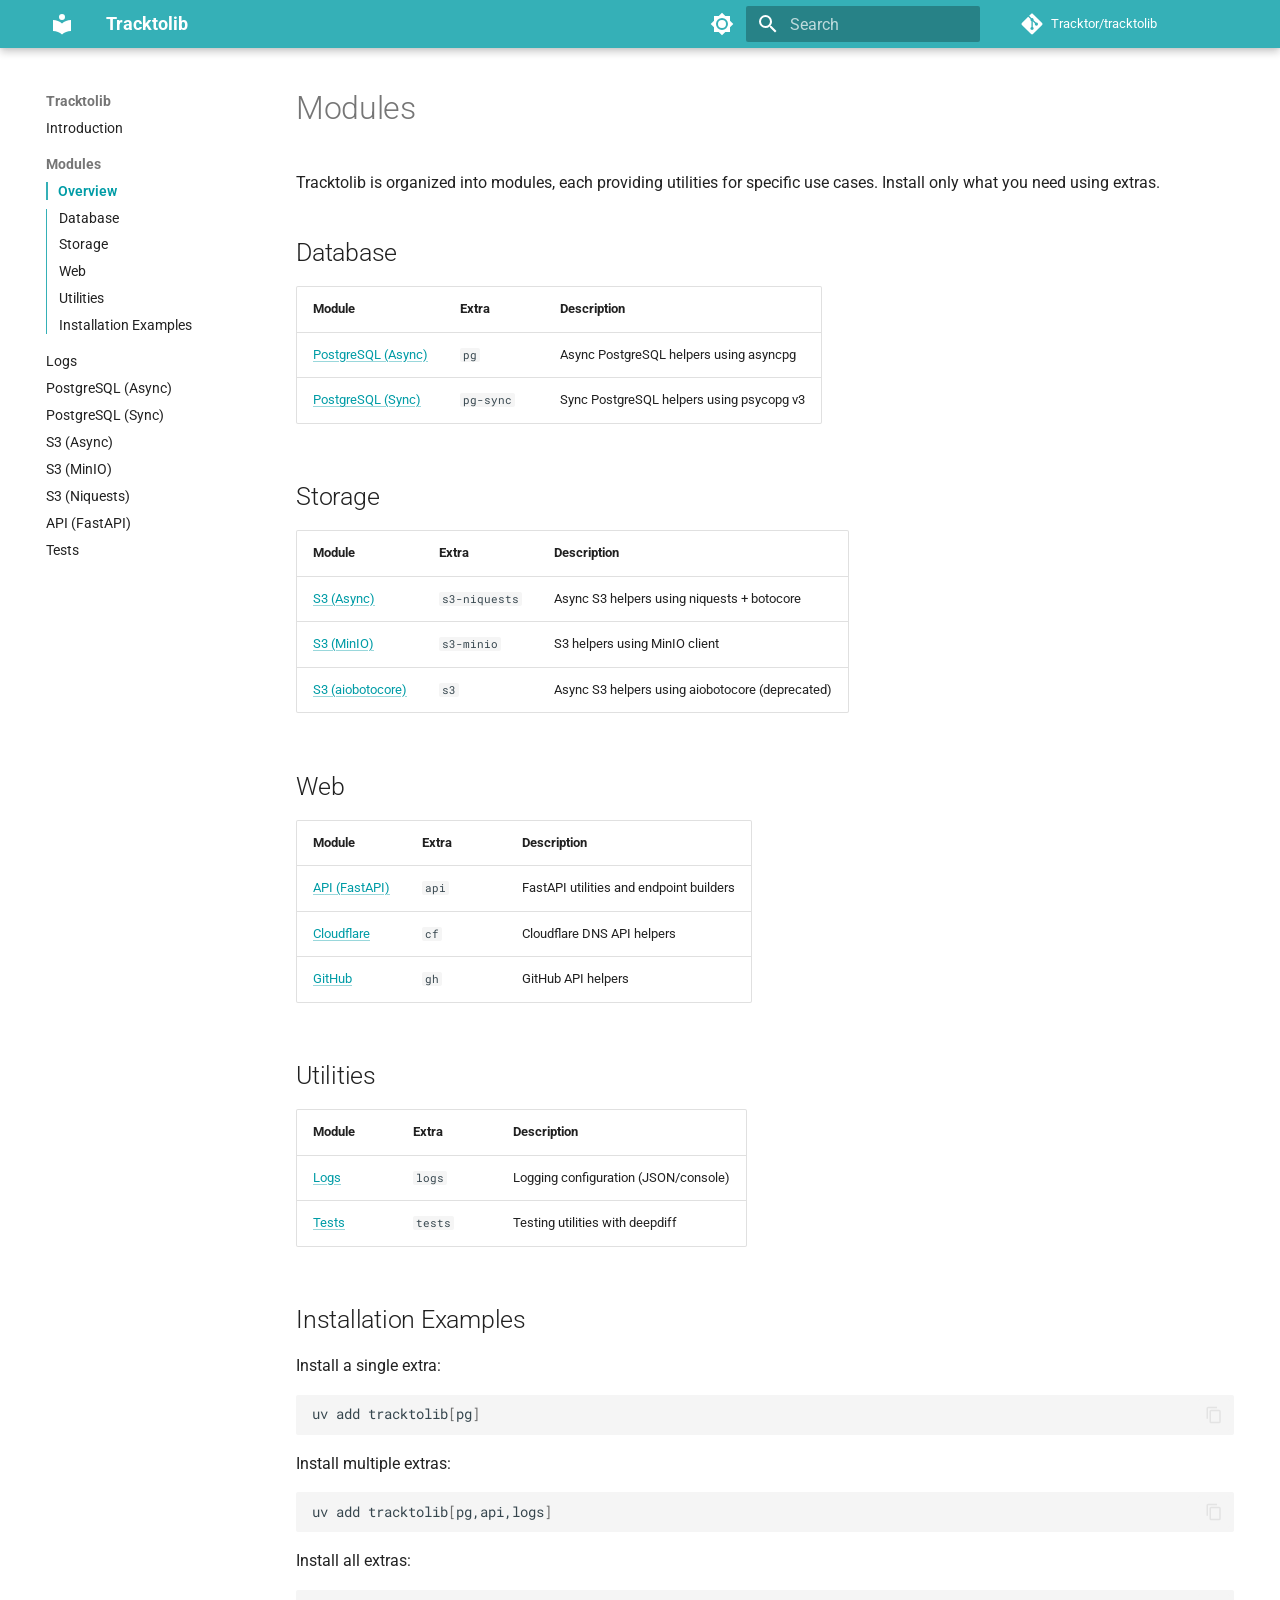
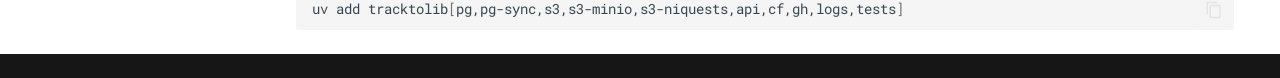
<file: modules/index.html>
<!doctype html>
<html lang="en" class="no-js">
  <head>
    
      <meta charset="utf-8">
      <meta name="viewport" content="width=device-width,initial-scale=1">
      
        <meta name="description" content="Tracktor Swiss-knife Utility library for Python.">
      
      
        <meta name="author" content="Tracktor">
      
      
        <link rel="canonical" href="https://tracktor.github.io/tracktolib/modules/">
      
      
        <link rel="prev" href="..">
      
      
        <link rel="next" href="logs/">
      
      
        
      
      
      <link rel="icon" href="../assets/images/favicon.png">
      <meta name="generator" content="mkdocs-1.6.1, mkdocs-material-9.7.1">
    
    
      
        <title>Modules Overview - Tracktolib</title>
      
    
    
      <link rel="stylesheet" href="../assets/stylesheets/main.484c7ddc.min.css">
      
        
        <link rel="stylesheet" href="../assets/stylesheets/palette.ab4e12ef.min.css">
      
      


    
    
      
    
    
      
        
        
        <link rel="preconnect" href="https://fonts.gstatic.com" crossorigin>
        <link rel="stylesheet" href="https://fonts.googleapis.com/css?family=Roboto:300,300i,400,400i,700,700i%7CRoboto+Mono:400,400i,700,700i&display=fallback">
        <style>:root{--md-text-font:"Roboto";--md-code-font:"Roboto Mono"}</style>
      
    
    
      <link rel="stylesheet" href="../stylesheets/extra.css">
    
    <script>__md_scope=new URL("..",location),__md_hash=e=>[...e].reduce(((e,_)=>(e<<5)-e+_.charCodeAt(0)),0),__md_get=(e,_=localStorage,t=__md_scope)=>JSON.parse(_.getItem(t.pathname+"."+e)),__md_set=(e,_,t=localStorage,a=__md_scope)=>{try{t.setItem(a.pathname+"."+e,JSON.stringify(_))}catch(e){}}</script>
    
      

    
    
  </head>
  
  
    
    
      
    
    
    
    
    <body dir="ltr" data-md-color-scheme="default" data-md-color-primary="custom" data-md-color-accent="teal">
  
    
    <input class="md-toggle" data-md-toggle="drawer" type="checkbox" id="__drawer" autocomplete="off">
    <input class="md-toggle" data-md-toggle="search" type="checkbox" id="__search" autocomplete="off">
    <label class="md-overlay" for="__drawer"></label>
    <div data-md-component="skip">
      
        
        <a href="#modules" class="md-skip">
          Skip to content
        </a>
      
    </div>
    <div data-md-component="announce">
      
    </div>
    
    
      

  

<header class="md-header md-header--shadow" data-md-component="header">
  <nav class="md-header__inner md-grid" aria-label="Header">
    <a href=".." title="Tracktolib" class="md-header__button md-logo" aria-label="Tracktolib" data-md-component="logo">
      
  
  <svg xmlns="http://www.w3.org/2000/svg" viewBox="0 0 24 24"><path d="M12 8a3 3 0 0 0 3-3 3 3 0 0 0-3-3 3 3 0 0 0-3 3 3 3 0 0 0 3 3m0 3.54C9.64 9.35 6.5 8 3 8v11c3.5 0 6.64 1.35 9 3.54 2.36-2.19 5.5-3.54 9-3.54V8c-3.5 0-6.64 1.35-9 3.54"/></svg>

    </a>
    <label class="md-header__button md-icon" for="__drawer">
      
      <svg xmlns="http://www.w3.org/2000/svg" viewBox="0 0 24 24"><path d="M3 6h18v2H3zm0 5h18v2H3zm0 5h18v2H3z"/></svg>
    </label>
    <div class="md-header__title" data-md-component="header-title">
      <div class="md-header__ellipsis">
        <div class="md-header__topic">
          <span class="md-ellipsis">
            Tracktolib
          </span>
        </div>
        <div class="md-header__topic" data-md-component="header-topic">
          <span class="md-ellipsis">
            
              Modules Overview
            
          </span>
        </div>
      </div>
    </div>
    
      
        <form class="md-header__option" data-md-component="palette">
  
    
    
    
    <input class="md-option" data-md-color-media="(prefers-color-scheme: light)" data-md-color-scheme="default" data-md-color-primary="custom" data-md-color-accent="teal"  aria-label="Switch to dark mode"  type="radio" name="__palette" id="__palette_0">
    
      <label class="md-header__button md-icon" title="Switch to dark mode" for="__palette_1" hidden>
        <svg xmlns="http://www.w3.org/2000/svg" viewBox="0 0 24 24"><path d="M12 8a4 4 0 0 0-4 4 4 4 0 0 0 4 4 4 4 0 0 0 4-4 4 4 0 0 0-4-4m0 10a6 6 0 0 1-6-6 6 6 0 0 1 6-6 6 6 0 0 1 6 6 6 6 0 0 1-6 6m8-9.31V4h-4.69L12 .69 8.69 4H4v4.69L.69 12 4 15.31V20h4.69L12 23.31 15.31 20H20v-4.69L23.31 12z"/></svg>
      </label>
    
  
    
    
    
    <input class="md-option" data-md-color-media="(prefers-color-scheme: dark)" data-md-color-scheme="slate" data-md-color-primary="custom" data-md-color-accent="teal"  aria-label="Switch to light mode"  type="radio" name="__palette" id="__palette_1">
    
      <label class="md-header__button md-icon" title="Switch to light mode" for="__palette_0" hidden>
        <svg xmlns="http://www.w3.org/2000/svg" viewBox="0 0 24 24"><path d="M12 18c-.89 0-1.74-.2-2.5-.55C11.56 16.5 13 14.42 13 12s-1.44-4.5-3.5-5.45C10.26 6.2 11.11 6 12 6a6 6 0 0 1 6 6 6 6 0 0 1-6 6m8-9.31V4h-4.69L12 .69 8.69 4H4v4.69L.69 12 4 15.31V20h4.69L12 23.31 15.31 20H20v-4.69L23.31 12z"/></svg>
      </label>
    
  
</form>
      
    
    
      <script>var palette=__md_get("__palette");if(palette&&palette.color){if("(prefers-color-scheme)"===palette.color.media){var media=matchMedia("(prefers-color-scheme: light)"),input=document.querySelector(media.matches?"[data-md-color-media='(prefers-color-scheme: light)']":"[data-md-color-media='(prefers-color-scheme: dark)']");palette.color.media=input.getAttribute("data-md-color-media"),palette.color.scheme=input.getAttribute("data-md-color-scheme"),palette.color.primary=input.getAttribute("data-md-color-primary"),palette.color.accent=input.getAttribute("data-md-color-accent")}for(var[key,value]of Object.entries(palette.color))document.body.setAttribute("data-md-color-"+key,value)}</script>
    
    
    
      
      
        <label class="md-header__button md-icon" for="__search">
          
          <svg xmlns="http://www.w3.org/2000/svg" viewBox="0 0 24 24"><path d="M9.5 3A6.5 6.5 0 0 1 16 9.5c0 1.61-.59 3.09-1.56 4.23l.27.27h.79l5 5-1.5 1.5-5-5v-.79l-.27-.27A6.52 6.52 0 0 1 9.5 16 6.5 6.5 0 0 1 3 9.5 6.5 6.5 0 0 1 9.5 3m0 2C7 5 5 7 5 9.5S7 14 9.5 14 14 12 14 9.5 12 5 9.5 5"/></svg>
        </label>
        <div class="md-search" data-md-component="search" role="dialog">
  <label class="md-search__overlay" for="__search"></label>
  <div class="md-search__inner" role="search">
    <form class="md-search__form" name="search">
      <input type="text" class="md-search__input" name="query" aria-label="Search" placeholder="Search" autocapitalize="off" autocorrect="off" autocomplete="off" spellcheck="false" data-md-component="search-query" required>
      <label class="md-search__icon md-icon" for="__search">
        
        <svg xmlns="http://www.w3.org/2000/svg" viewBox="0 0 24 24"><path d="M9.5 3A6.5 6.5 0 0 1 16 9.5c0 1.61-.59 3.09-1.56 4.23l.27.27h.79l5 5-1.5 1.5-5-5v-.79l-.27-.27A6.52 6.52 0 0 1 9.5 16 6.5 6.5 0 0 1 3 9.5 6.5 6.5 0 0 1 9.5 3m0 2C7 5 5 7 5 9.5S7 14 9.5 14 14 12 14 9.5 12 5 9.5 5"/></svg>
        
        <svg xmlns="http://www.w3.org/2000/svg" viewBox="0 0 24 24"><path d="M20 11v2H8l5.5 5.5-1.42 1.42L4.16 12l7.92-7.92L13.5 5.5 8 11z"/></svg>
      </label>
      <nav class="md-search__options" aria-label="Search">
        
        <button type="reset" class="md-search__icon md-icon" title="Clear" aria-label="Clear" tabindex="-1">
          
          <svg xmlns="http://www.w3.org/2000/svg" viewBox="0 0 24 24"><path d="M19 6.41 17.59 5 12 10.59 6.41 5 5 6.41 10.59 12 5 17.59 6.41 19 12 13.41 17.59 19 19 17.59 13.41 12z"/></svg>
        </button>
      </nav>
      
        <div class="md-search__suggest" data-md-component="search-suggest"></div>
      
    </form>
    <div class="md-search__output">
      <div class="md-search__scrollwrap" tabindex="0" data-md-scrollfix>
        <div class="md-search-result" data-md-component="search-result">
          <div class="md-search-result__meta">
            Initializing search
          </div>
          <ol class="md-search-result__list" role="presentation"></ol>
        </div>
      </div>
    </div>
  </div>
</div>
      
    
    
      <div class="md-header__source">
        <a href="https://github.com/Getsoren/tracktolib" title="Go to repository" class="md-source" data-md-component="source">
  <div class="md-source__icon md-icon">
    
    <svg xmlns="http://www.w3.org/2000/svg" viewBox="0 0 448 512"><!--! Font Awesome Free 7.1.0 by @fontawesome - https://fontawesome.com License - https://fontawesome.com/license/free (Icons: CC BY 4.0, Fonts: SIL OFL 1.1, Code: MIT License) Copyright 2025 Fonticons, Inc.--><path d="M439.6 236.1 244 40.5c-5.4-5.5-12.8-8.5-20.4-8.5s-15 3-20.4 8.4L162.5 81l51.5 51.5c27.1-9.1 52.7 16.8 43.4 43.7l49.7 49.7c34.2-11.8 61.2 31 35.5 56.7-26.5 26.5-70.2-2.9-56-37.3L240.3 199v121.9c25.3 12.5 22.3 41.8 9.1 55-6.4 6.4-15.2 10.1-24.3 10.1s-17.8-3.6-24.3-10.1c-17.6-17.6-11.1-46.9 11.2-56v-123c-20.8-8.5-24.6-30.7-18.6-45L142.6 101 8.5 235.1C3 240.6 0 247.9 0 255.5s3 15 8.5 20.4l195.6 195.7c5.4 5.4 12.7 8.4 20.4 8.4s15-3 20.4-8.4l194.7-194.7c5.4-5.4 8.4-12.8 8.4-20.4s-3-15-8.4-20.4"/></svg>
  </div>
  <div class="md-source__repository">
    Tracktor/tracktolib
  </div>
</a>
      </div>
    
  </nav>
  
</header>
    
    <div class="md-container" data-md-component="container">
      
      
        
          
        
      
      <main class="md-main" data-md-component="main">
        <div class="md-main__inner md-grid">
          
            
              
              <div class="md-sidebar md-sidebar--primary" data-md-component="sidebar" data-md-type="navigation" >
                <div class="md-sidebar__scrollwrap">
                  <div class="md-sidebar__inner">
                    



  

<nav class="md-nav md-nav--primary md-nav--integrated" aria-label="Navigation" data-md-level="0">
  <label class="md-nav__title" for="__drawer">
    <a href=".." title="Tracktolib" class="md-nav__button md-logo" aria-label="Tracktolib" data-md-component="logo">
      
  
  <svg xmlns="http://www.w3.org/2000/svg" viewBox="0 0 24 24"><path d="M12 8a3 3 0 0 0 3-3 3 3 0 0 0-3-3 3 3 0 0 0-3 3 3 3 0 0 0 3 3m0 3.54C9.64 9.35 6.5 8 3 8v11c3.5 0 6.64 1.35 9 3.54 2.36-2.19 5.5-3.54 9-3.54V8c-3.5 0-6.64 1.35-9 3.54"/></svg>

    </a>
    Tracktolib
  </label>
  
    <div class="md-nav__source">
      <a href="https://github.com/Getsoren/tracktolib" title="Go to repository" class="md-source" data-md-component="source">
  <div class="md-source__icon md-icon">
    
    <svg xmlns="http://www.w3.org/2000/svg" viewBox="0 0 448 512"><!--! Font Awesome Free 7.1.0 by @fontawesome - https://fontawesome.com License - https://fontawesome.com/license/free (Icons: CC BY 4.0, Fonts: SIL OFL 1.1, Code: MIT License) Copyright 2025 Fonticons, Inc.--><path d="M439.6 236.1 244 40.5c-5.4-5.5-12.8-8.5-20.4-8.5s-15 3-20.4 8.4L162.5 81l51.5 51.5c27.1-9.1 52.7 16.8 43.4 43.7l49.7 49.7c34.2-11.8 61.2 31 35.5 56.7-26.5 26.5-70.2-2.9-56-37.3L240.3 199v121.9c25.3 12.5 22.3 41.8 9.1 55-6.4 6.4-15.2 10.1-24.3 10.1s-17.8-3.6-24.3-10.1c-17.6-17.6-11.1-46.9 11.2-56v-123c-20.8-8.5-24.6-30.7-18.6-45L142.6 101 8.5 235.1C3 240.6 0 247.9 0 255.5s3 15 8.5 20.4l195.6 195.7c5.4 5.4 12.7 8.4 20.4 8.4s15-3 20.4-8.4l194.7-194.7c5.4-5.4 8.4-12.8 8.4-20.4s-3-15-8.4-20.4"/></svg>
  </div>
  <div class="md-source__repository">
    Tracktor/tracktolib
  </div>
</a>
    </div>
  
  <ul class="md-nav__list" data-md-scrollfix>
    
      
      
  
  
  
  
    <li class="md-nav__item">
      <a href=".." class="md-nav__link">
        
  
  
  <span class="md-ellipsis">
    
  
    Introduction
  

    
  </span>
  
  

      </a>
    </li>
  

    
      
      
  
  
    
  
  
  
    
    
    
    
      
        
        
      
    
    
    <li class="md-nav__item md-nav__item--active md-nav__item--section md-nav__item--nested">
      
        
        
        <input class="md-nav__toggle md-toggle " type="checkbox" id="__nav_2" checked>
        
          
          <label class="md-nav__link" for="__nav_2" id="__nav_2_label" tabindex="">
            
  
  
  <span class="md-ellipsis">
    
  
    Modules
  

    
  </span>
  
  

            <span class="md-nav__icon md-icon"></span>
          </label>
        
        <nav class="md-nav" data-md-level="1" aria-labelledby="__nav_2_label" aria-expanded="true">
          <label class="md-nav__title" for="__nav_2">
            <span class="md-nav__icon md-icon"></span>
            
  
    Modules
  

          </label>
          <ul class="md-nav__list" data-md-scrollfix>
            
              
                
  
  
    
  
  
  
    <li class="md-nav__item md-nav__item--active">
      
      <input class="md-nav__toggle md-toggle" type="checkbox" id="__toc">
      
      
        
      
      
        <label class="md-nav__link md-nav__link--active" for="__toc">
          
  
  
  <span class="md-ellipsis">
    
  
    Overview
  

    
  </span>
  
  

          <span class="md-nav__icon md-icon"></span>
        </label>
      
      <a href="./" class="md-nav__link md-nav__link--active">
        
  
  
  <span class="md-ellipsis">
    
  
    Overview
  

    
  </span>
  
  

      </a>
      
        

<nav class="md-nav md-nav--secondary" aria-label="Table of contents">
  
  
  
    
  
  
    <label class="md-nav__title" for="__toc">
      <span class="md-nav__icon md-icon"></span>
      Table of contents
    </label>
    <ul class="md-nav__list" data-md-component="toc" data-md-scrollfix>
      
        <li class="md-nav__item">
  <a href="#database" class="md-nav__link">
    <span class="md-ellipsis">
      
        Database
      
    </span>
  </a>
  
</li>
      
        <li class="md-nav__item">
  <a href="#storage" class="md-nav__link">
    <span class="md-ellipsis">
      
        Storage
      
    </span>
  </a>
  
</li>
      
        <li class="md-nav__item">
  <a href="#web" class="md-nav__link">
    <span class="md-ellipsis">
      
        Web
      
    </span>
  </a>
  
</li>
      
        <li class="md-nav__item">
  <a href="#utilities" class="md-nav__link">
    <span class="md-ellipsis">
      
        Utilities
      
    </span>
  </a>
  
</li>
      
        <li class="md-nav__item">
  <a href="#installation-examples" class="md-nav__link">
    <span class="md-ellipsis">
      
        Installation Examples
      
    </span>
  </a>
  
</li>
      
    </ul>
  
</nav>
      
    </li>
  

              
            
              
                
  
  
  
  
    <li class="md-nav__item">
      <a href="logs/" class="md-nav__link">
        
  
  
  <span class="md-ellipsis">
    
  
    Logs
  

    
  </span>
  
  

      </a>
    </li>
  

              
            
              
                
  
  
  
  
    <li class="md-nav__item">
      <a href="pg/" class="md-nav__link">
        
  
  
  <span class="md-ellipsis">
    
  
    PostgreSQL (Async)
  

    
  </span>
  
  

      </a>
    </li>
  

              
            
              
                
  
  
  
  
    <li class="md-nav__item">
      <a href="pg-sync/" class="md-nav__link">
        
  
  
  <span class="md-ellipsis">
    
  
    PostgreSQL (Sync)
  

    
  </span>
  
  

      </a>
    </li>
  

              
            
              
                
  
  
  
  
    <li class="md-nav__item">
      <a href="s3/" class="md-nav__link">
        
  
  
  <span class="md-ellipsis">
    
  
    S3 (Async)
  

    
  </span>
  
  

      </a>
    </li>
  

              
            
              
                
  
  
  
  
    <li class="md-nav__item">
      <a href="s3-minio/" class="md-nav__link">
        
  
  
  <span class="md-ellipsis">
    
  
    S3 (MinIO)
  

    
  </span>
  
  

      </a>
    </li>
  

              
            
              
                
  
  
  
  
    <li class="md-nav__item">
      <a href="s3-niquests/" class="md-nav__link">
        
  
  
  <span class="md-ellipsis">
    
  
    S3 (Niquests)
  

    
  </span>
  
  

      </a>
    </li>
  

              
            
              
                
  
  
  
  
    <li class="md-nav__item">
      <a href="api/" class="md-nav__link">
        
  
  
  <span class="md-ellipsis">
    
  
    API (FastAPI)
  

    
  </span>
  
  

      </a>
    </li>
  

              
            
              
                
  
  
  
  
    <li class="md-nav__item">
      <a href="tests/" class="md-nav__link">
        
  
  
  <span class="md-ellipsis">
    
  
    Tests
  

    
  </span>
  
  

      </a>
    </li>
  

              
            
          </ul>
        </nav>
      
    </li>
  

    
  </ul>
</nav>
                  </div>
                </div>
              </div>
            
            
          
          
            <div class="md-content" data-md-component="content">
              
              <article class="md-content__inner md-typeset">
                
                  


  
  


<h1 id="modules">Modules</h1>
<p>Tracktolib is organized into modules, each providing utilities for specific use cases. Install only what you need using extras.</p>
<h2 id="database">Database</h2>
<table>
<thead>
<tr>
<th>Module</th>
<th>Extra</th>
<th>Description</th>
</tr>
</thead>
<tbody>
<tr>
<td><a href="pg/">PostgreSQL (Async)</a></td>
<td><code>pg</code></td>
<td>Async PostgreSQL helpers using asyncpg</td>
</tr>
<tr>
<td><a href="pg-sync/">PostgreSQL (Sync)</a></td>
<td><code>pg-sync</code></td>
<td>Sync PostgreSQL helpers using psycopg v3</td>
</tr>
</tbody>
</table>
<h2 id="storage">Storage</h2>
<table>
<thead>
<tr>
<th>Module</th>
<th>Extra</th>
<th>Description</th>
</tr>
</thead>
<tbody>
<tr>
<td><a href="s3-niquests/">S3 (Async)</a></td>
<td><code>s3-niquests</code></td>
<td>Async S3 helpers using niquests + botocore</td>
</tr>
<tr>
<td><a href="s3-minio/">S3 (MinIO)</a></td>
<td><code>s3-minio</code></td>
<td>S3 helpers using MinIO client</td>
</tr>
<tr>
<td><a href="s3/">S3 (aiobotocore)</a></td>
<td><code>s3</code></td>
<td>Async S3 helpers using aiobotocore (deprecated)</td>
</tr>
</tbody>
</table>
<h2 id="web">Web</h2>
<table>
<thead>
<tr>
<th>Module</th>
<th>Extra</th>
<th>Description</th>
</tr>
</thead>
<tbody>
<tr>
<td><a href="api/">API (FastAPI)</a></td>
<td><code>api</code></td>
<td>FastAPI utilities and endpoint builders</td>
</tr>
<tr>
<td><a href="cf/">Cloudflare</a></td>
<td><code>cf</code></td>
<td>Cloudflare DNS API helpers</td>
</tr>
<tr>
<td><a href="gh/">GitHub</a></td>
<td><code>gh</code></td>
<td>GitHub API helpers</td>
</tr>
</tbody>
</table>
<h2 id="utilities">Utilities</h2>
<table>
<thead>
<tr>
<th>Module</th>
<th>Extra</th>
<th>Description</th>
</tr>
</thead>
<tbody>
<tr>
<td><a href="logs/">Logs</a></td>
<td><code>logs</code></td>
<td>Logging configuration (JSON/console)</td>
</tr>
<tr>
<td><a href="tests/">Tests</a></td>
<td><code>tests</code></td>
<td>Testing utilities with deepdiff</td>
</tr>
</tbody>
</table>
<h2 id="installation-examples">Installation Examples</h2>
<p>Install a single extra:</p>
<div class="highlight"><pre><span></span><code><a id="__codelineno-0-1" name="__codelineno-0-1" href="#__codelineno-0-1"></a>uv<span class="w"> </span>add<span class="w"> </span>tracktolib<span class="o">[</span>pg<span class="o">]</span>
</code></pre></div>
<p>Install multiple extras:</p>
<div class="highlight"><pre><span></span><code><a id="__codelineno-1-1" name="__codelineno-1-1" href="#__codelineno-1-1"></a>uv<span class="w"> </span>add<span class="w"> </span>tracktolib<span class="o">[</span>pg,api,logs<span class="o">]</span>
</code></pre></div>
<p>Install all extras:</p>
<div class="highlight"><pre><span></span><code><a id="__codelineno-2-1" name="__codelineno-2-1" href="#__codelineno-2-1"></a>uv<span class="w"> </span>add<span class="w"> </span>tracktolib<span class="o">[</span>pg,pg-sync,s3,s3-minio,s3-niquests,api,cf,gh,logs,tests<span class="o">]</span>
</code></pre></div>







  
  






                
              </article>
            </div>
          
          
<script>var target=document.getElementById(location.hash.slice(1));target&&target.name&&(target.checked=target.name.startsWith("__tabbed_"))</script>
        </div>
        
          <button type="button" class="md-top md-icon" data-md-component="top" hidden>
  
  <svg xmlns="http://www.w3.org/2000/svg" viewBox="0 0 24 24"><path d="M13 20h-2V8l-5.5 5.5-1.42-1.42L12 4.16l7.92 7.92-1.42 1.42L13 8z"/></svg>
  Back to top
</button>
        
      </main>
      
        <footer class="md-footer">
  
  <div class="md-footer-meta md-typeset">
    <div class="md-footer-meta__inner md-grid">
      <div class="md-copyright">
  
  
</div>
      
    </div>
  </div>
</footer>
      
    </div>
    <div class="md-dialog" data-md-component="dialog">
      <div class="md-dialog__inner md-typeset"></div>
    </div>
    
    
    
      
      
      <script id="__config" type="application/json">{"annotate": null, "base": "..", "features": ["navigation.sections", "navigation.top", "navigation.expand", "search.suggest", "search.highlight", "content.code.copy", "toc.integrate"], "search": "../assets/javascripts/workers/search.2c215733.min.js", "tags": null, "translations": {"clipboard.copied": "Copied to clipboard", "clipboard.copy": "Copy to clipboard", "search.result.more.one": "1 more on this page", "search.result.more.other": "# more on this page", "search.result.none": "No matching documents", "search.result.one": "1 matching document", "search.result.other": "# matching documents", "search.result.placeholder": "Type to start searching", "search.result.term.missing": "Missing", "select.version": "Select version"}, "version": null}</script>
    
    
      <script src="../assets/javascripts/bundle.79ae519e.min.js"></script>
      
    
  </body>
</html>
</file>
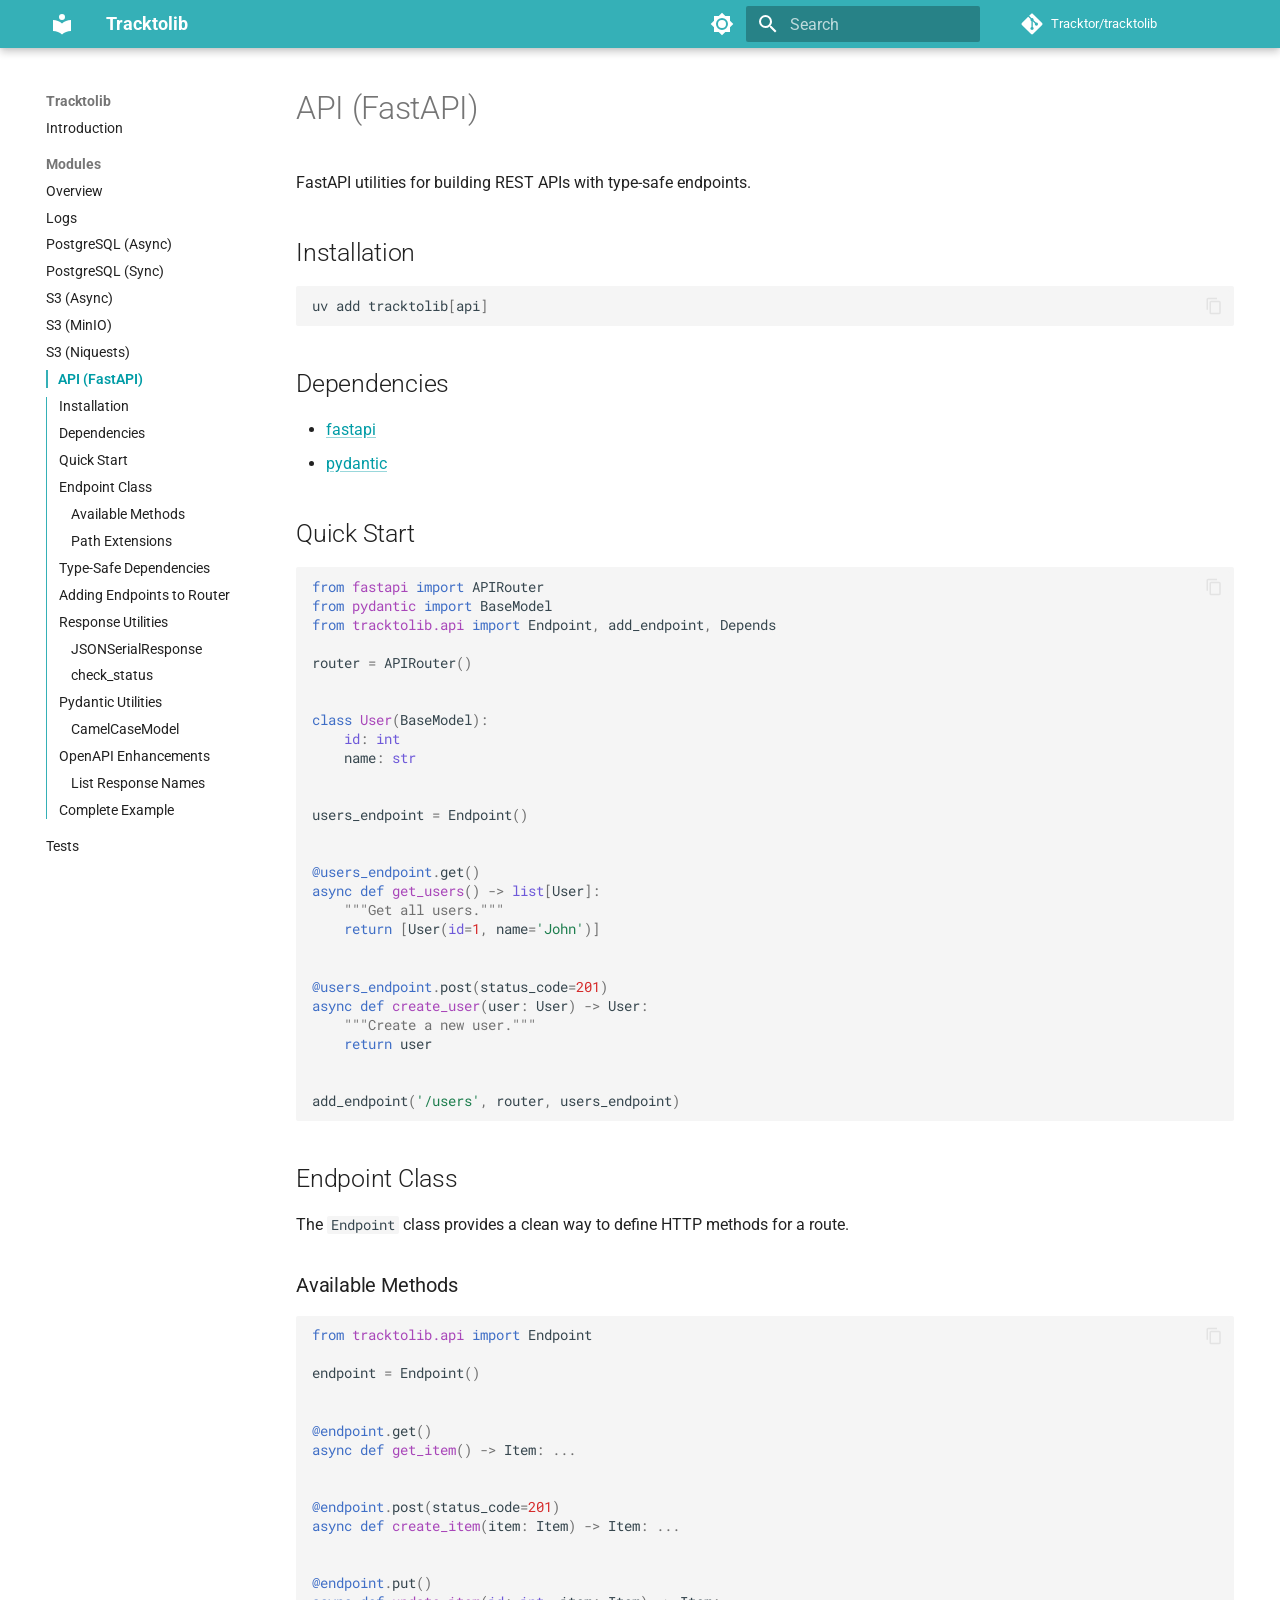
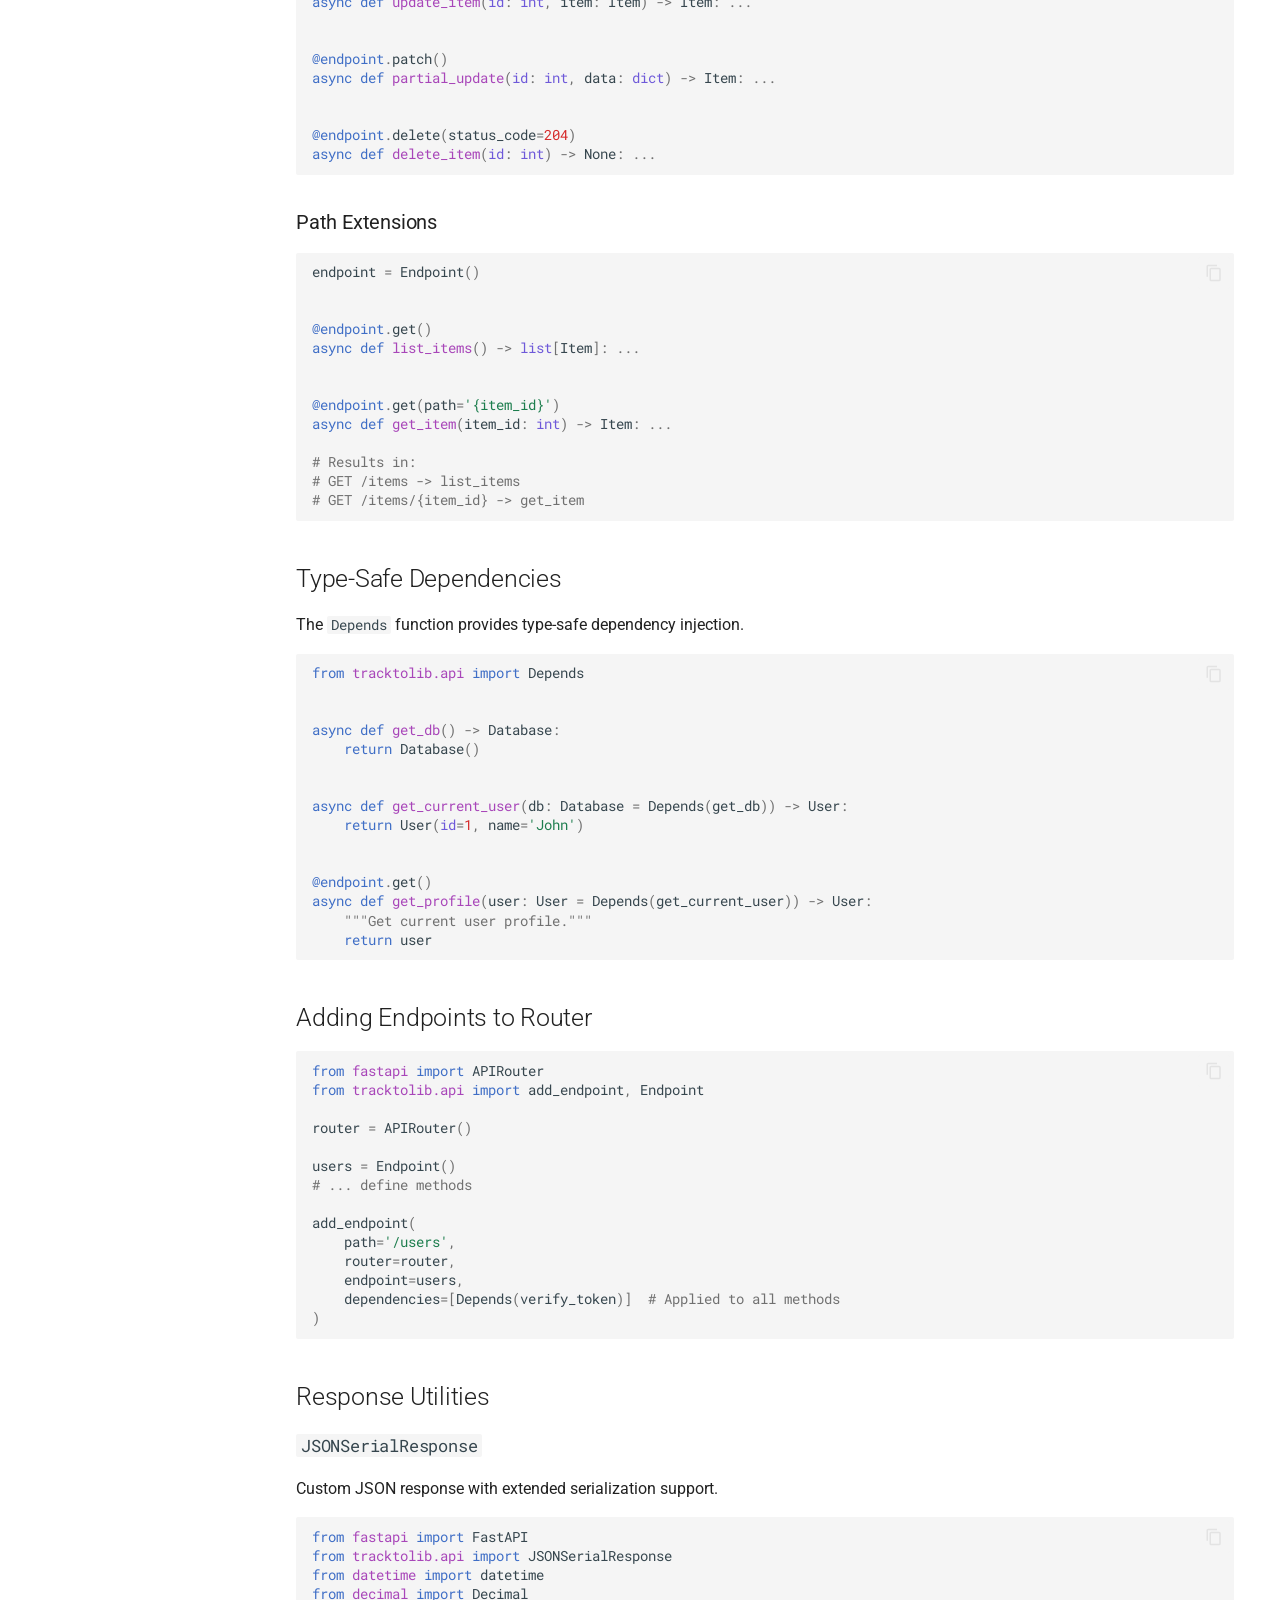
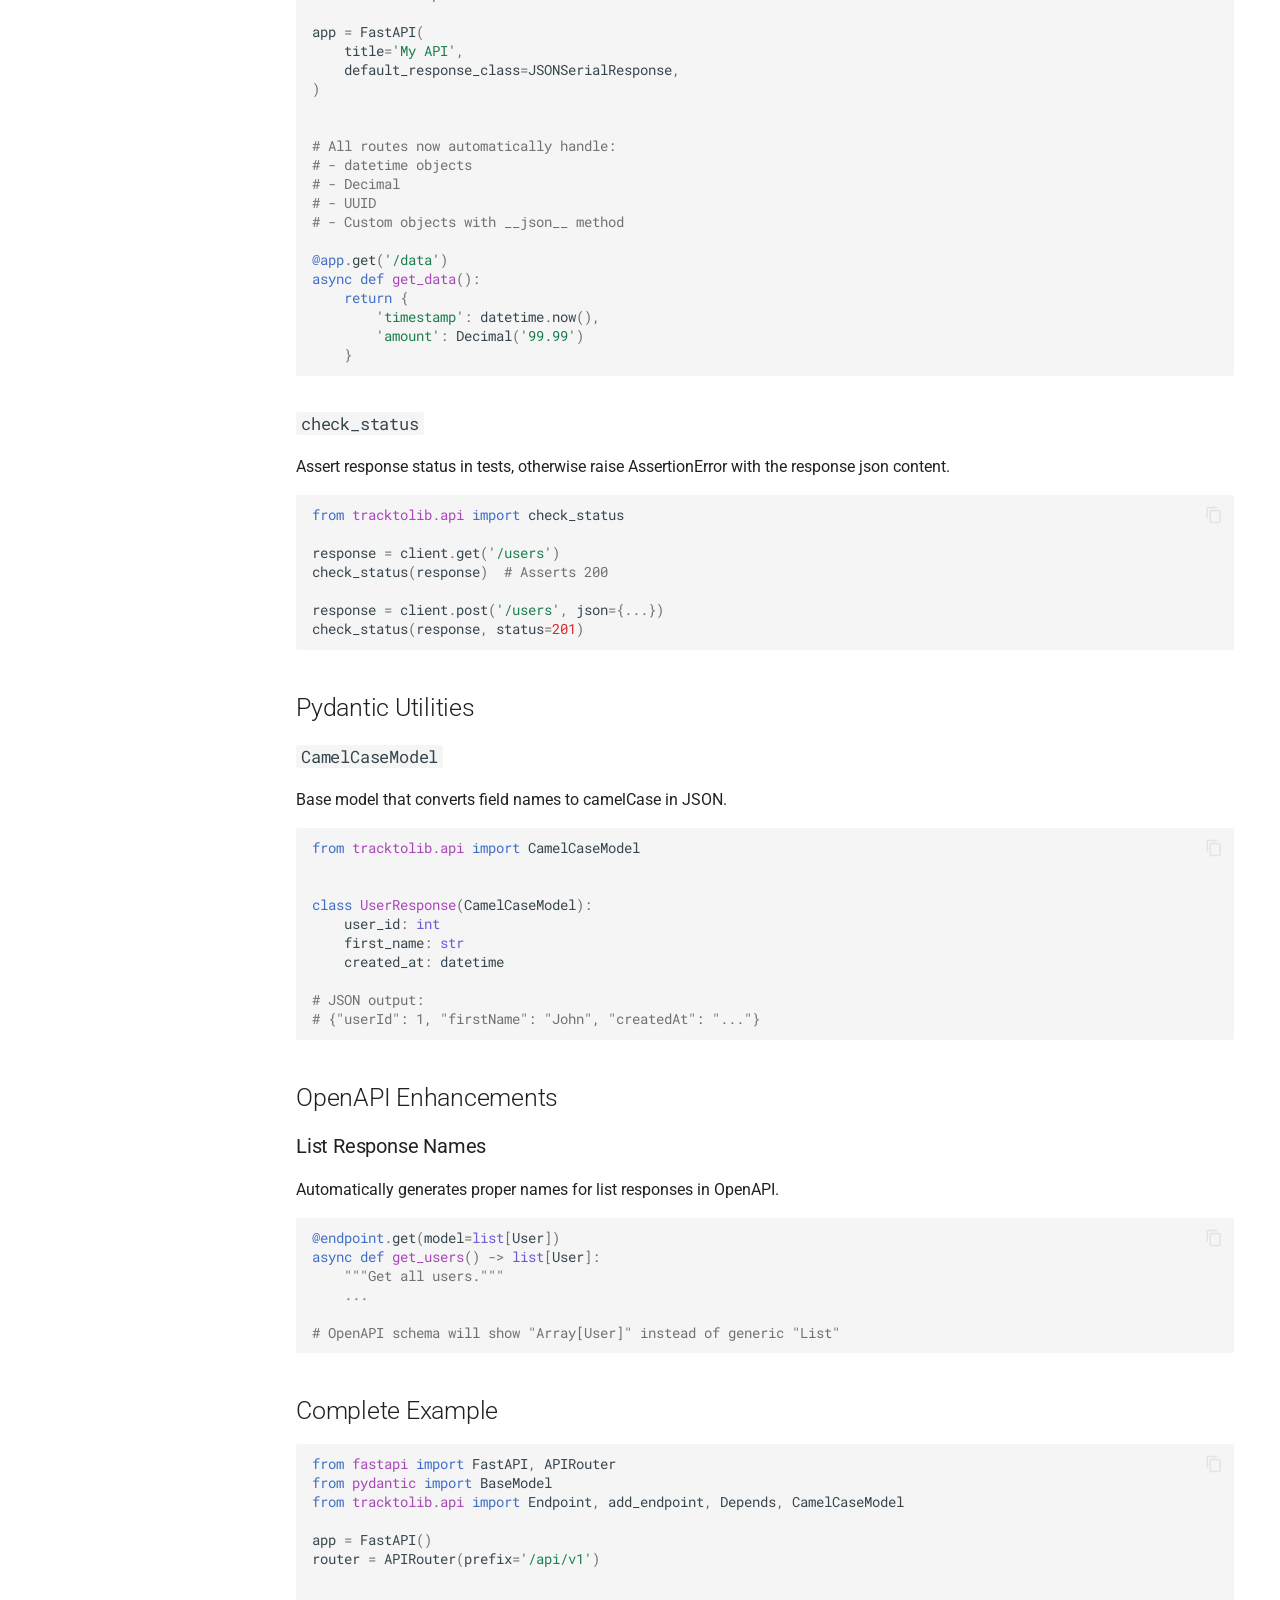
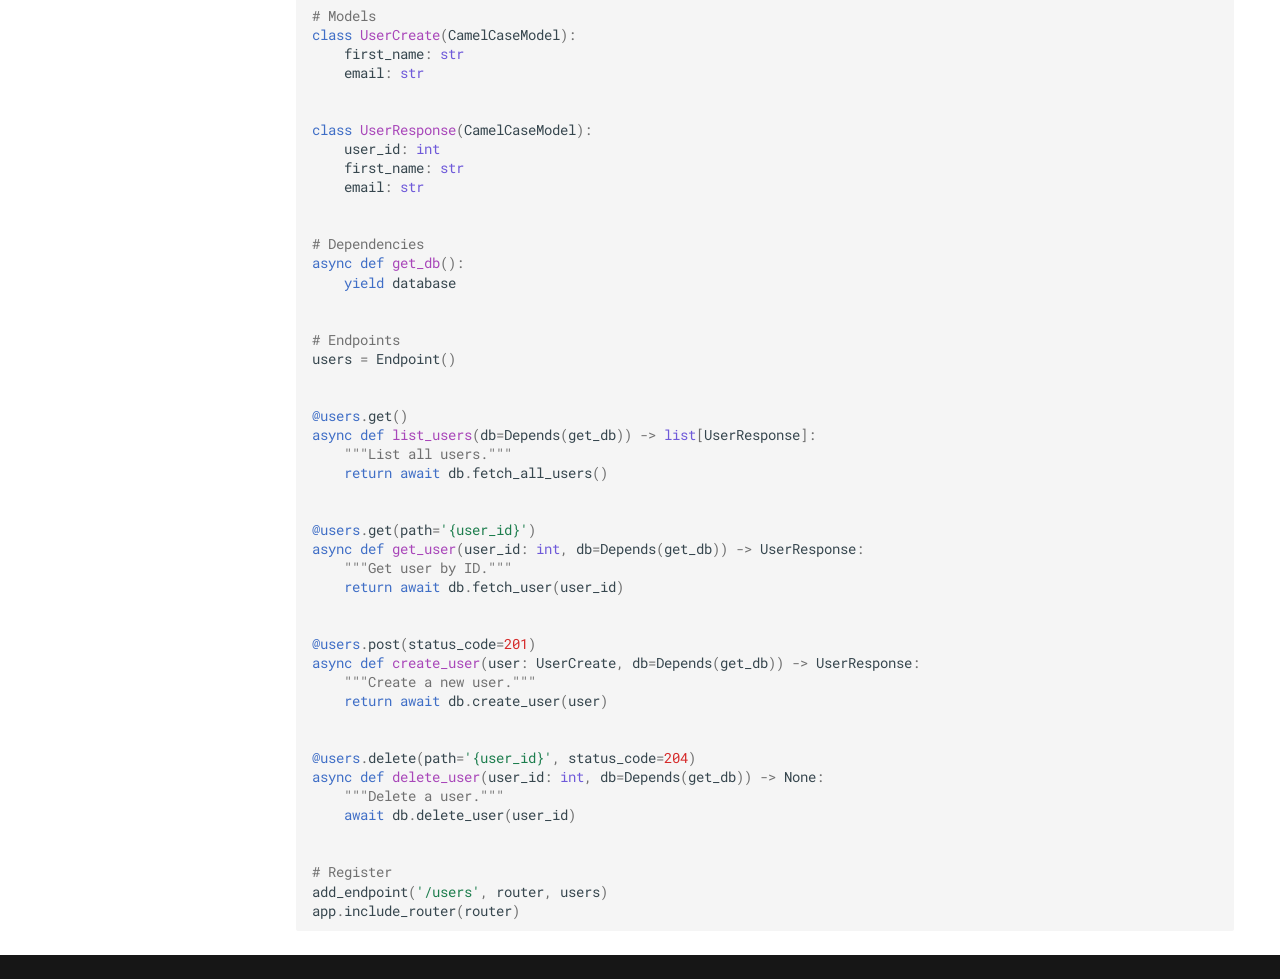
<file: modules/api/index.html>
<!doctype html>
<html lang="en" class="no-js">
  <head>
    
      <meta charset="utf-8">
      <meta name="viewport" content="width=device-width,initial-scale=1">
      
        <meta name="description" content="Tracktor Swiss-knife Utility library for Python.">
      
      
        <meta name="author" content="Tracktor">
      
      
        <link rel="canonical" href="https://tracktor.github.io/tracktolib/modules/api/">
      
      
        <link rel="prev" href="../s3-niquests/">
      
      
        <link rel="next" href="../tests/">
      
      
        
      
      
      <link rel="icon" href="../../assets/images/favicon.png">
      <meta name="generator" content="mkdocs-1.6.1, mkdocs-material-9.7.1">
    
    
      
        <title>API (FastAPI) - Tracktolib</title>
      
    
    
      <link rel="stylesheet" href="../../assets/stylesheets/main.484c7ddc.min.css">
      
        
        <link rel="stylesheet" href="../../assets/stylesheets/palette.ab4e12ef.min.css">
      
      


    
    
      
    
    
      
        
        
        <link rel="preconnect" href="https://fonts.gstatic.com" crossorigin>
        <link rel="stylesheet" href="https://fonts.googleapis.com/css?family=Roboto:300,300i,400,400i,700,700i%7CRoboto+Mono:400,400i,700,700i&display=fallback">
        <style>:root{--md-text-font:"Roboto";--md-code-font:"Roboto Mono"}</style>
      
    
    
      <link rel="stylesheet" href="../../stylesheets/extra.css">
    
    <script>__md_scope=new URL("../..",location),__md_hash=e=>[...e].reduce(((e,_)=>(e<<5)-e+_.charCodeAt(0)),0),__md_get=(e,_=localStorage,t=__md_scope)=>JSON.parse(_.getItem(t.pathname+"."+e)),__md_set=(e,_,t=localStorage,a=__md_scope)=>{try{t.setItem(a.pathname+"."+e,JSON.stringify(_))}catch(e){}}</script>
    
      

    
    
  </head>
  
  
    
    
      
    
    
    
    
    <body dir="ltr" data-md-color-scheme="default" data-md-color-primary="custom" data-md-color-accent="teal">
  
    
    <input class="md-toggle" data-md-toggle="drawer" type="checkbox" id="__drawer" autocomplete="off">
    <input class="md-toggle" data-md-toggle="search" type="checkbox" id="__search" autocomplete="off">
    <label class="md-overlay" for="__drawer"></label>
    <div data-md-component="skip">
      
        
        <a href="#api-fastapi" class="md-skip">
          Skip to content
        </a>
      
    </div>
    <div data-md-component="announce">
      
    </div>
    
    
      

  

<header class="md-header md-header--shadow" data-md-component="header">
  <nav class="md-header__inner md-grid" aria-label="Header">
    <a href="../.." title="Tracktolib" class="md-header__button md-logo" aria-label="Tracktolib" data-md-component="logo">
      
  
  <svg xmlns="http://www.w3.org/2000/svg" viewBox="0 0 24 24"><path d="M12 8a3 3 0 0 0 3-3 3 3 0 0 0-3-3 3 3 0 0 0-3 3 3 3 0 0 0 3 3m0 3.54C9.64 9.35 6.5 8 3 8v11c3.5 0 6.64 1.35 9 3.54 2.36-2.19 5.5-3.54 9-3.54V8c-3.5 0-6.64 1.35-9 3.54"/></svg>

    </a>
    <label class="md-header__button md-icon" for="__drawer">
      
      <svg xmlns="http://www.w3.org/2000/svg" viewBox="0 0 24 24"><path d="M3 6h18v2H3zm0 5h18v2H3zm0 5h18v2H3z"/></svg>
    </label>
    <div class="md-header__title" data-md-component="header-title">
      <div class="md-header__ellipsis">
        <div class="md-header__topic">
          <span class="md-ellipsis">
            Tracktolib
          </span>
        </div>
        <div class="md-header__topic" data-md-component="header-topic">
          <span class="md-ellipsis">
            
              API (FastAPI)
            
          </span>
        </div>
      </div>
    </div>
    
      
        <form class="md-header__option" data-md-component="palette">
  
    
    
    
    <input class="md-option" data-md-color-media="(prefers-color-scheme: light)" data-md-color-scheme="default" data-md-color-primary="custom" data-md-color-accent="teal"  aria-label="Switch to dark mode"  type="radio" name="__palette" id="__palette_0">
    
      <label class="md-header__button md-icon" title="Switch to dark mode" for="__palette_1" hidden>
        <svg xmlns="http://www.w3.org/2000/svg" viewBox="0 0 24 24"><path d="M12 8a4 4 0 0 0-4 4 4 4 0 0 0 4 4 4 4 0 0 0 4-4 4 4 0 0 0-4-4m0 10a6 6 0 0 1-6-6 6 6 0 0 1 6-6 6 6 0 0 1 6 6 6 6 0 0 1-6 6m8-9.31V4h-4.69L12 .69 8.69 4H4v4.69L.69 12 4 15.31V20h4.69L12 23.31 15.31 20H20v-4.69L23.31 12z"/></svg>
      </label>
    
  
    
    
    
    <input class="md-option" data-md-color-media="(prefers-color-scheme: dark)" data-md-color-scheme="slate" data-md-color-primary="custom" data-md-color-accent="teal"  aria-label="Switch to light mode"  type="radio" name="__palette" id="__palette_1">
    
      <label class="md-header__button md-icon" title="Switch to light mode" for="__palette_0" hidden>
        <svg xmlns="http://www.w3.org/2000/svg" viewBox="0 0 24 24"><path d="M12 18c-.89 0-1.74-.2-2.5-.55C11.56 16.5 13 14.42 13 12s-1.44-4.5-3.5-5.45C10.26 6.2 11.11 6 12 6a6 6 0 0 1 6 6 6 6 0 0 1-6 6m8-9.31V4h-4.69L12 .69 8.69 4H4v4.69L.69 12 4 15.31V20h4.69L12 23.31 15.31 20H20v-4.69L23.31 12z"/></svg>
      </label>
    
  
</form>
      
    
    
      <script>var palette=__md_get("__palette");if(palette&&palette.color){if("(prefers-color-scheme)"===palette.color.media){var media=matchMedia("(prefers-color-scheme: light)"),input=document.querySelector(media.matches?"[data-md-color-media='(prefers-color-scheme: light)']":"[data-md-color-media='(prefers-color-scheme: dark)']");palette.color.media=input.getAttribute("data-md-color-media"),palette.color.scheme=input.getAttribute("data-md-color-scheme"),palette.color.primary=input.getAttribute("data-md-color-primary"),palette.color.accent=input.getAttribute("data-md-color-accent")}for(var[key,value]of Object.entries(palette.color))document.body.setAttribute("data-md-color-"+key,value)}</script>
    
    
    
      
      
        <label class="md-header__button md-icon" for="__search">
          
          <svg xmlns="http://www.w3.org/2000/svg" viewBox="0 0 24 24"><path d="M9.5 3A6.5 6.5 0 0 1 16 9.5c0 1.61-.59 3.09-1.56 4.23l.27.27h.79l5 5-1.5 1.5-5-5v-.79l-.27-.27A6.52 6.52 0 0 1 9.5 16 6.5 6.5 0 0 1 3 9.5 6.5 6.5 0 0 1 9.5 3m0 2C7 5 5 7 5 9.5S7 14 9.5 14 14 12 14 9.5 12 5 9.5 5"/></svg>
        </label>
        <div class="md-search" data-md-component="search" role="dialog">
  <label class="md-search__overlay" for="__search"></label>
  <div class="md-search__inner" role="search">
    <form class="md-search__form" name="search">
      <input type="text" class="md-search__input" name="query" aria-label="Search" placeholder="Search" autocapitalize="off" autocorrect="off" autocomplete="off" spellcheck="false" data-md-component="search-query" required>
      <label class="md-search__icon md-icon" for="__search">
        
        <svg xmlns="http://www.w3.org/2000/svg" viewBox="0 0 24 24"><path d="M9.5 3A6.5 6.5 0 0 1 16 9.5c0 1.61-.59 3.09-1.56 4.23l.27.27h.79l5 5-1.5 1.5-5-5v-.79l-.27-.27A6.52 6.52 0 0 1 9.5 16 6.5 6.5 0 0 1 3 9.5 6.5 6.5 0 0 1 9.5 3m0 2C7 5 5 7 5 9.5S7 14 9.5 14 14 12 14 9.5 12 5 9.5 5"/></svg>
        
        <svg xmlns="http://www.w3.org/2000/svg" viewBox="0 0 24 24"><path d="M20 11v2H8l5.5 5.5-1.42 1.42L4.16 12l7.92-7.92L13.5 5.5 8 11z"/></svg>
      </label>
      <nav class="md-search__options" aria-label="Search">
        
        <button type="reset" class="md-search__icon md-icon" title="Clear" aria-label="Clear" tabindex="-1">
          
          <svg xmlns="http://www.w3.org/2000/svg" viewBox="0 0 24 24"><path d="M19 6.41 17.59 5 12 10.59 6.41 5 5 6.41 10.59 12 5 17.59 6.41 19 12 13.41 17.59 19 19 17.59 13.41 12z"/></svg>
        </button>
      </nav>
      
        <div class="md-search__suggest" data-md-component="search-suggest"></div>
      
    </form>
    <div class="md-search__output">
      <div class="md-search__scrollwrap" tabindex="0" data-md-scrollfix>
        <div class="md-search-result" data-md-component="search-result">
          <div class="md-search-result__meta">
            Initializing search
          </div>
          <ol class="md-search-result__list" role="presentation"></ol>
        </div>
      </div>
    </div>
  </div>
</div>
      
    
    
      <div class="md-header__source">
        <a href="https://github.com/Getsoren/tracktolib" title="Go to repository" class="md-source" data-md-component="source">
  <div class="md-source__icon md-icon">
    
    <svg xmlns="http://www.w3.org/2000/svg" viewBox="0 0 448 512"><!--! Font Awesome Free 7.1.0 by @fontawesome - https://fontawesome.com License - https://fontawesome.com/license/free (Icons: CC BY 4.0, Fonts: SIL OFL 1.1, Code: MIT License) Copyright 2025 Fonticons, Inc.--><path d="M439.6 236.1 244 40.5c-5.4-5.5-12.8-8.5-20.4-8.5s-15 3-20.4 8.4L162.5 81l51.5 51.5c27.1-9.1 52.7 16.8 43.4 43.7l49.7 49.7c34.2-11.8 61.2 31 35.5 56.7-26.5 26.5-70.2-2.9-56-37.3L240.3 199v121.9c25.3 12.5 22.3 41.8 9.1 55-6.4 6.4-15.2 10.1-24.3 10.1s-17.8-3.6-24.3-10.1c-17.6-17.6-11.1-46.9 11.2-56v-123c-20.8-8.5-24.6-30.7-18.6-45L142.6 101 8.5 235.1C3 240.6 0 247.9 0 255.5s3 15 8.5 20.4l195.6 195.7c5.4 5.4 12.7 8.4 20.4 8.4s15-3 20.4-8.4l194.7-194.7c5.4-5.4 8.4-12.8 8.4-20.4s-3-15-8.4-20.4"/></svg>
  </div>
  <div class="md-source__repository">
    Tracktor/tracktolib
  </div>
</a>
      </div>
    
  </nav>
  
</header>
    
    <div class="md-container" data-md-component="container">
      
      
        
          
        
      
      <main class="md-main" data-md-component="main">
        <div class="md-main__inner md-grid">
          
            
              
              <div class="md-sidebar md-sidebar--primary" data-md-component="sidebar" data-md-type="navigation" >
                <div class="md-sidebar__scrollwrap">
                  <div class="md-sidebar__inner">
                    



  

<nav class="md-nav md-nav--primary md-nav--integrated" aria-label="Navigation" data-md-level="0">
  <label class="md-nav__title" for="__drawer">
    <a href="../.." title="Tracktolib" class="md-nav__button md-logo" aria-label="Tracktolib" data-md-component="logo">
      
  
  <svg xmlns="http://www.w3.org/2000/svg" viewBox="0 0 24 24"><path d="M12 8a3 3 0 0 0 3-3 3 3 0 0 0-3-3 3 3 0 0 0-3 3 3 3 0 0 0 3 3m0 3.54C9.64 9.35 6.5 8 3 8v11c3.5 0 6.64 1.35 9 3.54 2.36-2.19 5.5-3.54 9-3.54V8c-3.5 0-6.64 1.35-9 3.54"/></svg>

    </a>
    Tracktolib
  </label>
  
    <div class="md-nav__source">
      <a href="https://github.com/Getsoren/tracktolib" title="Go to repository" class="md-source" data-md-component="source">
  <div class="md-source__icon md-icon">
    
    <svg xmlns="http://www.w3.org/2000/svg" viewBox="0 0 448 512"><!--! Font Awesome Free 7.1.0 by @fontawesome - https://fontawesome.com License - https://fontawesome.com/license/free (Icons: CC BY 4.0, Fonts: SIL OFL 1.1, Code: MIT License) Copyright 2025 Fonticons, Inc.--><path d="M439.6 236.1 244 40.5c-5.4-5.5-12.8-8.5-20.4-8.5s-15 3-20.4 8.4L162.5 81l51.5 51.5c27.1-9.1 52.7 16.8 43.4 43.7l49.7 49.7c34.2-11.8 61.2 31 35.5 56.7-26.5 26.5-70.2-2.9-56-37.3L240.3 199v121.9c25.3 12.5 22.3 41.8 9.1 55-6.4 6.4-15.2 10.1-24.3 10.1s-17.8-3.6-24.3-10.1c-17.6-17.6-11.1-46.9 11.2-56v-123c-20.8-8.5-24.6-30.7-18.6-45L142.6 101 8.5 235.1C3 240.6 0 247.9 0 255.5s3 15 8.5 20.4l195.6 195.7c5.4 5.4 12.7 8.4 20.4 8.4s15-3 20.4-8.4l194.7-194.7c5.4-5.4 8.4-12.8 8.4-20.4s-3-15-8.4-20.4"/></svg>
  </div>
  <div class="md-source__repository">
    Tracktor/tracktolib
  </div>
</a>
    </div>
  
  <ul class="md-nav__list" data-md-scrollfix>
    
      
      
  
  
  
  
    <li class="md-nav__item">
      <a href="../.." class="md-nav__link">
        
  
  
  <span class="md-ellipsis">
    
  
    Introduction
  

    
  </span>
  
  

      </a>
    </li>
  

    
      
      
  
  
    
  
  
  
    
    
    
    
      
        
        
      
    
    
    <li class="md-nav__item md-nav__item--active md-nav__item--section md-nav__item--nested">
      
        
        
        <input class="md-nav__toggle md-toggle " type="checkbox" id="__nav_2" checked>
        
          
          <label class="md-nav__link" for="__nav_2" id="__nav_2_label" tabindex="">
            
  
  
  <span class="md-ellipsis">
    
  
    Modules
  

    
  </span>
  
  

            <span class="md-nav__icon md-icon"></span>
          </label>
        
        <nav class="md-nav" data-md-level="1" aria-labelledby="__nav_2_label" aria-expanded="true">
          <label class="md-nav__title" for="__nav_2">
            <span class="md-nav__icon md-icon"></span>
            
  
    Modules
  

          </label>
          <ul class="md-nav__list" data-md-scrollfix>
            
              
                
  
  
  
  
    <li class="md-nav__item">
      <a href="../" class="md-nav__link">
        
  
  
  <span class="md-ellipsis">
    
  
    Overview
  

    
  </span>
  
  

      </a>
    </li>
  

              
            
              
                
  
  
  
  
    <li class="md-nav__item">
      <a href="../logs/" class="md-nav__link">
        
  
  
  <span class="md-ellipsis">
    
  
    Logs
  

    
  </span>
  
  

      </a>
    </li>
  

              
            
              
                
  
  
  
  
    <li class="md-nav__item">
      <a href="../pg/" class="md-nav__link">
        
  
  
  <span class="md-ellipsis">
    
  
    PostgreSQL (Async)
  

    
  </span>
  
  

      </a>
    </li>
  

              
            
              
                
  
  
  
  
    <li class="md-nav__item">
      <a href="../pg-sync/" class="md-nav__link">
        
  
  
  <span class="md-ellipsis">
    
  
    PostgreSQL (Sync)
  

    
  </span>
  
  

      </a>
    </li>
  

              
            
              
                
  
  
  
  
    <li class="md-nav__item">
      <a href="../s3/" class="md-nav__link">
        
  
  
  <span class="md-ellipsis">
    
  
    S3 (Async)
  

    
  </span>
  
  

      </a>
    </li>
  

              
            
              
                
  
  
  
  
    <li class="md-nav__item">
      <a href="../s3-minio/" class="md-nav__link">
        
  
  
  <span class="md-ellipsis">
    
  
    S3 (MinIO)
  

    
  </span>
  
  

      </a>
    </li>
  

              
            
              
                
  
  
  
  
    <li class="md-nav__item">
      <a href="../s3-niquests/" class="md-nav__link">
        
  
  
  <span class="md-ellipsis">
    
  
    S3 (Niquests)
  

    
  </span>
  
  

      </a>
    </li>
  

              
            
              
                
  
  
    
  
  
  
    <li class="md-nav__item md-nav__item--active">
      
      <input class="md-nav__toggle md-toggle" type="checkbox" id="__toc">
      
      
        
      
      
        <label class="md-nav__link md-nav__link--active" for="__toc">
          
  
  
  <span class="md-ellipsis">
    
  
    API (FastAPI)
  

    
  </span>
  
  

          <span class="md-nav__icon md-icon"></span>
        </label>
      
      <a href="./" class="md-nav__link md-nav__link--active">
        
  
  
  <span class="md-ellipsis">
    
  
    API (FastAPI)
  

    
  </span>
  
  

      </a>
      
        

<nav class="md-nav md-nav--secondary" aria-label="Table of contents">
  
  
  
    
  
  
    <label class="md-nav__title" for="__toc">
      <span class="md-nav__icon md-icon"></span>
      Table of contents
    </label>
    <ul class="md-nav__list" data-md-component="toc" data-md-scrollfix>
      
        <li class="md-nav__item">
  <a href="#installation" class="md-nav__link">
    <span class="md-ellipsis">
      
        Installation
      
    </span>
  </a>
  
</li>
      
        <li class="md-nav__item">
  <a href="#dependencies" class="md-nav__link">
    <span class="md-ellipsis">
      
        Dependencies
      
    </span>
  </a>
  
</li>
      
        <li class="md-nav__item">
  <a href="#quick-start" class="md-nav__link">
    <span class="md-ellipsis">
      
        Quick Start
      
    </span>
  </a>
  
</li>
      
        <li class="md-nav__item">
  <a href="#endpoint-class" class="md-nav__link">
    <span class="md-ellipsis">
      
        Endpoint Class
      
    </span>
  </a>
  
    <nav class="md-nav" aria-label="Endpoint Class">
      <ul class="md-nav__list">
        
          <li class="md-nav__item">
  <a href="#available-methods" class="md-nav__link">
    <span class="md-ellipsis">
      
        Available Methods
      
    </span>
  </a>
  
</li>
        
          <li class="md-nav__item">
  <a href="#path-extensions" class="md-nav__link">
    <span class="md-ellipsis">
      
        Path Extensions
      
    </span>
  </a>
  
</li>
        
      </ul>
    </nav>
  
</li>
      
        <li class="md-nav__item">
  <a href="#type-safe-dependencies" class="md-nav__link">
    <span class="md-ellipsis">
      
        Type-Safe Dependencies
      
    </span>
  </a>
  
</li>
      
        <li class="md-nav__item">
  <a href="#adding-endpoints-to-router" class="md-nav__link">
    <span class="md-ellipsis">
      
        Adding Endpoints to Router
      
    </span>
  </a>
  
</li>
      
        <li class="md-nav__item">
  <a href="#response-utilities" class="md-nav__link">
    <span class="md-ellipsis">
      
        Response Utilities
      
    </span>
  </a>
  
    <nav class="md-nav" aria-label="Response Utilities">
      <ul class="md-nav__list">
        
          <li class="md-nav__item">
  <a href="#jsonserialresponse" class="md-nav__link">
    <span class="md-ellipsis">
      
        JSONSerialResponse
      
    </span>
  </a>
  
</li>
        
          <li class="md-nav__item">
  <a href="#check_status" class="md-nav__link">
    <span class="md-ellipsis">
      
        check_status
      
    </span>
  </a>
  
</li>
        
      </ul>
    </nav>
  
</li>
      
        <li class="md-nav__item">
  <a href="#pydantic-utilities" class="md-nav__link">
    <span class="md-ellipsis">
      
        Pydantic Utilities
      
    </span>
  </a>
  
    <nav class="md-nav" aria-label="Pydantic Utilities">
      <ul class="md-nav__list">
        
          <li class="md-nav__item">
  <a href="#camelcasemodel" class="md-nav__link">
    <span class="md-ellipsis">
      
        CamelCaseModel
      
    </span>
  </a>
  
</li>
        
      </ul>
    </nav>
  
</li>
      
        <li class="md-nav__item">
  <a href="#openapi-enhancements" class="md-nav__link">
    <span class="md-ellipsis">
      
        OpenAPI Enhancements
      
    </span>
  </a>
  
    <nav class="md-nav" aria-label="OpenAPI Enhancements">
      <ul class="md-nav__list">
        
          <li class="md-nav__item">
  <a href="#list-response-names" class="md-nav__link">
    <span class="md-ellipsis">
      
        List Response Names
      
    </span>
  </a>
  
</li>
        
      </ul>
    </nav>
  
</li>
      
        <li class="md-nav__item">
  <a href="#complete-example" class="md-nav__link">
    <span class="md-ellipsis">
      
        Complete Example
      
    </span>
  </a>
  
</li>
      
    </ul>
  
</nav>
      
    </li>
  

              
            
              
                
  
  
  
  
    <li class="md-nav__item">
      <a href="../tests/" class="md-nav__link">
        
  
  
  <span class="md-ellipsis">
    
  
    Tests
  

    
  </span>
  
  

      </a>
    </li>
  

              
            
          </ul>
        </nav>
      
    </li>
  

    
  </ul>
</nav>
                  </div>
                </div>
              </div>
            
            
          
          
            <div class="md-content" data-md-component="content">
              
              <article class="md-content__inner md-typeset">
                
                  


  
  


<h1 id="api-fastapi">API (FastAPI)</h1>
<p>FastAPI utilities for building REST APIs with type-safe endpoints.</p>
<h2 id="installation">Installation</h2>
<div class="highlight"><pre><span></span><code><a id="__codelineno-0-1" name="__codelineno-0-1" href="#__codelineno-0-1"></a>uv<span class="w"> </span>add<span class="w"> </span>tracktolib<span class="o">[</span>api<span class="o">]</span>
</code></pre></div>
<h2 id="dependencies">Dependencies</h2>
<ul>
<li><a href="https://fastapi.tiangolo.com/">fastapi</a></li>
<li><a href="https://docs.pydantic.dev/">pydantic</a></li>
</ul>
<h2 id="quick-start">Quick Start</h2>
<div class="highlight"><pre><span></span><code><a id="__codelineno-1-1" name="__codelineno-1-1" href="#__codelineno-1-1"></a><span class="kn">from</span><span class="w"> </span><span class="nn">fastapi</span><span class="w"> </span><span class="kn">import</span> <span class="n">APIRouter</span>
<a id="__codelineno-1-2" name="__codelineno-1-2" href="#__codelineno-1-2"></a><span class="kn">from</span><span class="w"> </span><span class="nn">pydantic</span><span class="w"> </span><span class="kn">import</span> <span class="n">BaseModel</span>
<a id="__codelineno-1-3" name="__codelineno-1-3" href="#__codelineno-1-3"></a><span class="kn">from</span><span class="w"> </span><span class="nn">tracktolib.api</span><span class="w"> </span><span class="kn">import</span> <span class="n">Endpoint</span><span class="p">,</span> <span class="n">add_endpoint</span><span class="p">,</span> <span class="n">Depends</span>
<a id="__codelineno-1-4" name="__codelineno-1-4" href="#__codelineno-1-4"></a>
<a id="__codelineno-1-5" name="__codelineno-1-5" href="#__codelineno-1-5"></a><span class="n">router</span> <span class="o">=</span> <span class="n">APIRouter</span><span class="p">()</span>
<a id="__codelineno-1-6" name="__codelineno-1-6" href="#__codelineno-1-6"></a>
<a id="__codelineno-1-7" name="__codelineno-1-7" href="#__codelineno-1-7"></a>
<a id="__codelineno-1-8" name="__codelineno-1-8" href="#__codelineno-1-8"></a><span class="k">class</span><span class="w"> </span><span class="nc">User</span><span class="p">(</span><span class="n">BaseModel</span><span class="p">):</span>
<a id="__codelineno-1-9" name="__codelineno-1-9" href="#__codelineno-1-9"></a>    <span class="nb">id</span><span class="p">:</span> <span class="nb">int</span>
<a id="__codelineno-1-10" name="__codelineno-1-10" href="#__codelineno-1-10"></a>    <span class="n">name</span><span class="p">:</span> <span class="nb">str</span>
<a id="__codelineno-1-11" name="__codelineno-1-11" href="#__codelineno-1-11"></a>
<a id="__codelineno-1-12" name="__codelineno-1-12" href="#__codelineno-1-12"></a>
<a id="__codelineno-1-13" name="__codelineno-1-13" href="#__codelineno-1-13"></a><span class="n">users_endpoint</span> <span class="o">=</span> <span class="n">Endpoint</span><span class="p">()</span>
<a id="__codelineno-1-14" name="__codelineno-1-14" href="#__codelineno-1-14"></a>
<a id="__codelineno-1-15" name="__codelineno-1-15" href="#__codelineno-1-15"></a>
<a id="__codelineno-1-16" name="__codelineno-1-16" href="#__codelineno-1-16"></a><span class="nd">@users_endpoint</span><span class="o">.</span><span class="n">get</span><span class="p">()</span>
<a id="__codelineno-1-17" name="__codelineno-1-17" href="#__codelineno-1-17"></a><span class="k">async</span> <span class="k">def</span><span class="w"> </span><span class="nf">get_users</span><span class="p">()</span> <span class="o">-&gt;</span> <span class="nb">list</span><span class="p">[</span><span class="n">User</span><span class="p">]:</span>
<a id="__codelineno-1-18" name="__codelineno-1-18" href="#__codelineno-1-18"></a><span class="w">    </span><span class="sd">&quot;&quot;&quot;Get all users.&quot;&quot;&quot;</span>
<a id="__codelineno-1-19" name="__codelineno-1-19" href="#__codelineno-1-19"></a>    <span class="k">return</span> <span class="p">[</span><span class="n">User</span><span class="p">(</span><span class="nb">id</span><span class="o">=</span><span class="mi">1</span><span class="p">,</span> <span class="n">name</span><span class="o">=</span><span class="s1">&#39;John&#39;</span><span class="p">)]</span>
<a id="__codelineno-1-20" name="__codelineno-1-20" href="#__codelineno-1-20"></a>
<a id="__codelineno-1-21" name="__codelineno-1-21" href="#__codelineno-1-21"></a>
<a id="__codelineno-1-22" name="__codelineno-1-22" href="#__codelineno-1-22"></a><span class="nd">@users_endpoint</span><span class="o">.</span><span class="n">post</span><span class="p">(</span><span class="n">status_code</span><span class="o">=</span><span class="mi">201</span><span class="p">)</span>
<a id="__codelineno-1-23" name="__codelineno-1-23" href="#__codelineno-1-23"></a><span class="k">async</span> <span class="k">def</span><span class="w"> </span><span class="nf">create_user</span><span class="p">(</span><span class="n">user</span><span class="p">:</span> <span class="n">User</span><span class="p">)</span> <span class="o">-&gt;</span> <span class="n">User</span><span class="p">:</span>
<a id="__codelineno-1-24" name="__codelineno-1-24" href="#__codelineno-1-24"></a><span class="w">    </span><span class="sd">&quot;&quot;&quot;Create a new user.&quot;&quot;&quot;</span>
<a id="__codelineno-1-25" name="__codelineno-1-25" href="#__codelineno-1-25"></a>    <span class="k">return</span> <span class="n">user</span>
<a id="__codelineno-1-26" name="__codelineno-1-26" href="#__codelineno-1-26"></a>
<a id="__codelineno-1-27" name="__codelineno-1-27" href="#__codelineno-1-27"></a>
<a id="__codelineno-1-28" name="__codelineno-1-28" href="#__codelineno-1-28"></a><span class="n">add_endpoint</span><span class="p">(</span><span class="s1">&#39;/users&#39;</span><span class="p">,</span> <span class="n">router</span><span class="p">,</span> <span class="n">users_endpoint</span><span class="p">)</span>
</code></pre></div>
<h2 id="endpoint-class">Endpoint Class</h2>
<p>The <code>Endpoint</code> class provides a clean way to define HTTP methods for a route.</p>
<h3 id="available-methods">Available Methods</h3>
<div class="highlight"><pre><span></span><code><a id="__codelineno-2-1" name="__codelineno-2-1" href="#__codelineno-2-1"></a><span class="kn">from</span><span class="w"> </span><span class="nn">tracktolib.api</span><span class="w"> </span><span class="kn">import</span> <span class="n">Endpoint</span>
<a id="__codelineno-2-2" name="__codelineno-2-2" href="#__codelineno-2-2"></a>
<a id="__codelineno-2-3" name="__codelineno-2-3" href="#__codelineno-2-3"></a><span class="n">endpoint</span> <span class="o">=</span> <span class="n">Endpoint</span><span class="p">()</span>
<a id="__codelineno-2-4" name="__codelineno-2-4" href="#__codelineno-2-4"></a>
<a id="__codelineno-2-5" name="__codelineno-2-5" href="#__codelineno-2-5"></a>
<a id="__codelineno-2-6" name="__codelineno-2-6" href="#__codelineno-2-6"></a><span class="nd">@endpoint</span><span class="o">.</span><span class="n">get</span><span class="p">()</span>
<a id="__codelineno-2-7" name="__codelineno-2-7" href="#__codelineno-2-7"></a><span class="k">async</span> <span class="k">def</span><span class="w"> </span><span class="nf">get_item</span><span class="p">()</span> <span class="o">-&gt;</span> <span class="n">Item</span><span class="p">:</span> <span class="o">...</span>
<a id="__codelineno-2-8" name="__codelineno-2-8" href="#__codelineno-2-8"></a>
<a id="__codelineno-2-9" name="__codelineno-2-9" href="#__codelineno-2-9"></a>
<a id="__codelineno-2-10" name="__codelineno-2-10" href="#__codelineno-2-10"></a><span class="nd">@endpoint</span><span class="o">.</span><span class="n">post</span><span class="p">(</span><span class="n">status_code</span><span class="o">=</span><span class="mi">201</span><span class="p">)</span>
<a id="__codelineno-2-11" name="__codelineno-2-11" href="#__codelineno-2-11"></a><span class="k">async</span> <span class="k">def</span><span class="w"> </span><span class="nf">create_item</span><span class="p">(</span><span class="n">item</span><span class="p">:</span> <span class="n">Item</span><span class="p">)</span> <span class="o">-&gt;</span> <span class="n">Item</span><span class="p">:</span> <span class="o">...</span>
<a id="__codelineno-2-12" name="__codelineno-2-12" href="#__codelineno-2-12"></a>
<a id="__codelineno-2-13" name="__codelineno-2-13" href="#__codelineno-2-13"></a>
<a id="__codelineno-2-14" name="__codelineno-2-14" href="#__codelineno-2-14"></a><span class="nd">@endpoint</span><span class="o">.</span><span class="n">put</span><span class="p">()</span>
<a id="__codelineno-2-15" name="__codelineno-2-15" href="#__codelineno-2-15"></a><span class="k">async</span> <span class="k">def</span><span class="w"> </span><span class="nf">update_item</span><span class="p">(</span><span class="nb">id</span><span class="p">:</span> <span class="nb">int</span><span class="p">,</span> <span class="n">item</span><span class="p">:</span> <span class="n">Item</span><span class="p">)</span> <span class="o">-&gt;</span> <span class="n">Item</span><span class="p">:</span> <span class="o">...</span>
<a id="__codelineno-2-16" name="__codelineno-2-16" href="#__codelineno-2-16"></a>
<a id="__codelineno-2-17" name="__codelineno-2-17" href="#__codelineno-2-17"></a>
<a id="__codelineno-2-18" name="__codelineno-2-18" href="#__codelineno-2-18"></a><span class="nd">@endpoint</span><span class="o">.</span><span class="n">patch</span><span class="p">()</span>
<a id="__codelineno-2-19" name="__codelineno-2-19" href="#__codelineno-2-19"></a><span class="k">async</span> <span class="k">def</span><span class="w"> </span><span class="nf">partial_update</span><span class="p">(</span><span class="nb">id</span><span class="p">:</span> <span class="nb">int</span><span class="p">,</span> <span class="n">data</span><span class="p">:</span> <span class="nb">dict</span><span class="p">)</span> <span class="o">-&gt;</span> <span class="n">Item</span><span class="p">:</span> <span class="o">...</span>
<a id="__codelineno-2-20" name="__codelineno-2-20" href="#__codelineno-2-20"></a>
<a id="__codelineno-2-21" name="__codelineno-2-21" href="#__codelineno-2-21"></a>
<a id="__codelineno-2-22" name="__codelineno-2-22" href="#__codelineno-2-22"></a><span class="nd">@endpoint</span><span class="o">.</span><span class="n">delete</span><span class="p">(</span><span class="n">status_code</span><span class="o">=</span><span class="mi">204</span><span class="p">)</span>
<a id="__codelineno-2-23" name="__codelineno-2-23" href="#__codelineno-2-23"></a><span class="k">async</span> <span class="k">def</span><span class="w"> </span><span class="nf">delete_item</span><span class="p">(</span><span class="nb">id</span><span class="p">:</span> <span class="nb">int</span><span class="p">)</span> <span class="o">-&gt;</span> <span class="kc">None</span><span class="p">:</span> <span class="o">...</span>
</code></pre></div>
<h3 id="path-extensions">Path Extensions</h3>
<div class="highlight"><pre><span></span><code><a id="__codelineno-3-1" name="__codelineno-3-1" href="#__codelineno-3-1"></a><span class="n">endpoint</span> <span class="o">=</span> <span class="n">Endpoint</span><span class="p">()</span>
<a id="__codelineno-3-2" name="__codelineno-3-2" href="#__codelineno-3-2"></a>
<a id="__codelineno-3-3" name="__codelineno-3-3" href="#__codelineno-3-3"></a>
<a id="__codelineno-3-4" name="__codelineno-3-4" href="#__codelineno-3-4"></a><span class="nd">@endpoint</span><span class="o">.</span><span class="n">get</span><span class="p">()</span>
<a id="__codelineno-3-5" name="__codelineno-3-5" href="#__codelineno-3-5"></a><span class="k">async</span> <span class="k">def</span><span class="w"> </span><span class="nf">list_items</span><span class="p">()</span> <span class="o">-&gt;</span> <span class="nb">list</span><span class="p">[</span><span class="n">Item</span><span class="p">]:</span> <span class="o">...</span>
<a id="__codelineno-3-6" name="__codelineno-3-6" href="#__codelineno-3-6"></a>
<a id="__codelineno-3-7" name="__codelineno-3-7" href="#__codelineno-3-7"></a>
<a id="__codelineno-3-8" name="__codelineno-3-8" href="#__codelineno-3-8"></a><span class="nd">@endpoint</span><span class="o">.</span><span class="n">get</span><span class="p">(</span><span class="n">path</span><span class="o">=</span><span class="s1">&#39;</span><span class="si">{item_id}</span><span class="s1">&#39;</span><span class="p">)</span>
<a id="__codelineno-3-9" name="__codelineno-3-9" href="#__codelineno-3-9"></a><span class="k">async</span> <span class="k">def</span><span class="w"> </span><span class="nf">get_item</span><span class="p">(</span><span class="n">item_id</span><span class="p">:</span> <span class="nb">int</span><span class="p">)</span> <span class="o">-&gt;</span> <span class="n">Item</span><span class="p">:</span> <span class="o">...</span>
<a id="__codelineno-3-10" name="__codelineno-3-10" href="#__codelineno-3-10"></a>
<a id="__codelineno-3-11" name="__codelineno-3-11" href="#__codelineno-3-11"></a><span class="c1"># Results in:</span>
<a id="__codelineno-3-12" name="__codelineno-3-12" href="#__codelineno-3-12"></a><span class="c1"># GET /items -&gt; list_items</span>
<a id="__codelineno-3-13" name="__codelineno-3-13" href="#__codelineno-3-13"></a><span class="c1"># GET /items/{item_id} -&gt; get_item</span>
</code></pre></div>
<h2 id="type-safe-dependencies">Type-Safe Dependencies</h2>
<p>The <code>Depends</code> function provides type-safe dependency injection.</p>
<div class="highlight"><pre><span></span><code><a id="__codelineno-4-1" name="__codelineno-4-1" href="#__codelineno-4-1"></a><span class="kn">from</span><span class="w"> </span><span class="nn">tracktolib.api</span><span class="w"> </span><span class="kn">import</span> <span class="n">Depends</span>
<a id="__codelineno-4-2" name="__codelineno-4-2" href="#__codelineno-4-2"></a>
<a id="__codelineno-4-3" name="__codelineno-4-3" href="#__codelineno-4-3"></a>
<a id="__codelineno-4-4" name="__codelineno-4-4" href="#__codelineno-4-4"></a><span class="k">async</span> <span class="k">def</span><span class="w"> </span><span class="nf">get_db</span><span class="p">()</span> <span class="o">-&gt;</span> <span class="n">Database</span><span class="p">:</span>
<a id="__codelineno-4-5" name="__codelineno-4-5" href="#__codelineno-4-5"></a>    <span class="k">return</span> <span class="n">Database</span><span class="p">()</span>
<a id="__codelineno-4-6" name="__codelineno-4-6" href="#__codelineno-4-6"></a>
<a id="__codelineno-4-7" name="__codelineno-4-7" href="#__codelineno-4-7"></a>
<a id="__codelineno-4-8" name="__codelineno-4-8" href="#__codelineno-4-8"></a><span class="k">async</span> <span class="k">def</span><span class="w"> </span><span class="nf">get_current_user</span><span class="p">(</span><span class="n">db</span><span class="p">:</span> <span class="n">Database</span> <span class="o">=</span> <span class="n">Depends</span><span class="p">(</span><span class="n">get_db</span><span class="p">))</span> <span class="o">-&gt;</span> <span class="n">User</span><span class="p">:</span>
<a id="__codelineno-4-9" name="__codelineno-4-9" href="#__codelineno-4-9"></a>    <span class="k">return</span> <span class="n">User</span><span class="p">(</span><span class="nb">id</span><span class="o">=</span><span class="mi">1</span><span class="p">,</span> <span class="n">name</span><span class="o">=</span><span class="s1">&#39;John&#39;</span><span class="p">)</span>
<a id="__codelineno-4-10" name="__codelineno-4-10" href="#__codelineno-4-10"></a>
<a id="__codelineno-4-11" name="__codelineno-4-11" href="#__codelineno-4-11"></a>
<a id="__codelineno-4-12" name="__codelineno-4-12" href="#__codelineno-4-12"></a><span class="nd">@endpoint</span><span class="o">.</span><span class="n">get</span><span class="p">()</span>
<a id="__codelineno-4-13" name="__codelineno-4-13" href="#__codelineno-4-13"></a><span class="k">async</span> <span class="k">def</span><span class="w"> </span><span class="nf">get_profile</span><span class="p">(</span><span class="n">user</span><span class="p">:</span> <span class="n">User</span> <span class="o">=</span> <span class="n">Depends</span><span class="p">(</span><span class="n">get_current_user</span><span class="p">))</span> <span class="o">-&gt;</span> <span class="n">User</span><span class="p">:</span>
<a id="__codelineno-4-14" name="__codelineno-4-14" href="#__codelineno-4-14"></a><span class="w">    </span><span class="sd">&quot;&quot;&quot;Get current user profile.&quot;&quot;&quot;</span>
<a id="__codelineno-4-15" name="__codelineno-4-15" href="#__codelineno-4-15"></a>    <span class="k">return</span> <span class="n">user</span>
</code></pre></div>
<h2 id="adding-endpoints-to-router">Adding Endpoints to Router</h2>
<div class="highlight"><pre><span></span><code><a id="__codelineno-5-1" name="__codelineno-5-1" href="#__codelineno-5-1"></a><span class="kn">from</span><span class="w"> </span><span class="nn">fastapi</span><span class="w"> </span><span class="kn">import</span> <span class="n">APIRouter</span>
<a id="__codelineno-5-2" name="__codelineno-5-2" href="#__codelineno-5-2"></a><span class="kn">from</span><span class="w"> </span><span class="nn">tracktolib.api</span><span class="w"> </span><span class="kn">import</span> <span class="n">add_endpoint</span><span class="p">,</span> <span class="n">Endpoint</span>
<a id="__codelineno-5-3" name="__codelineno-5-3" href="#__codelineno-5-3"></a>
<a id="__codelineno-5-4" name="__codelineno-5-4" href="#__codelineno-5-4"></a><span class="n">router</span> <span class="o">=</span> <span class="n">APIRouter</span><span class="p">()</span>
<a id="__codelineno-5-5" name="__codelineno-5-5" href="#__codelineno-5-5"></a>
<a id="__codelineno-5-6" name="__codelineno-5-6" href="#__codelineno-5-6"></a><span class="n">users</span> <span class="o">=</span> <span class="n">Endpoint</span><span class="p">()</span>
<a id="__codelineno-5-7" name="__codelineno-5-7" href="#__codelineno-5-7"></a><span class="c1"># ... define methods</span>
<a id="__codelineno-5-8" name="__codelineno-5-8" href="#__codelineno-5-8"></a>
<a id="__codelineno-5-9" name="__codelineno-5-9" href="#__codelineno-5-9"></a><span class="n">add_endpoint</span><span class="p">(</span>
<a id="__codelineno-5-10" name="__codelineno-5-10" href="#__codelineno-5-10"></a>    <span class="n">path</span><span class="o">=</span><span class="s1">&#39;/users&#39;</span><span class="p">,</span>
<a id="__codelineno-5-11" name="__codelineno-5-11" href="#__codelineno-5-11"></a>    <span class="n">router</span><span class="o">=</span><span class="n">router</span><span class="p">,</span>
<a id="__codelineno-5-12" name="__codelineno-5-12" href="#__codelineno-5-12"></a>    <span class="n">endpoint</span><span class="o">=</span><span class="n">users</span><span class="p">,</span>
<a id="__codelineno-5-13" name="__codelineno-5-13" href="#__codelineno-5-13"></a>    <span class="n">dependencies</span><span class="o">=</span><span class="p">[</span><span class="n">Depends</span><span class="p">(</span><span class="n">verify_token</span><span class="p">)]</span>  <span class="c1"># Applied to all methods</span>
<a id="__codelineno-5-14" name="__codelineno-5-14" href="#__codelineno-5-14"></a><span class="p">)</span>
</code></pre></div>
<h2 id="response-utilities">Response Utilities</h2>
<h3 id="jsonserialresponse"><code>JSONSerialResponse</code></h3>
<p>Custom JSON response with extended serialization support.</p>
<div class="highlight"><pre><span></span><code><a id="__codelineno-6-1" name="__codelineno-6-1" href="#__codelineno-6-1"></a><span class="kn">from</span><span class="w"> </span><span class="nn">fastapi</span><span class="w"> </span><span class="kn">import</span> <span class="n">FastAPI</span>
<a id="__codelineno-6-2" name="__codelineno-6-2" href="#__codelineno-6-2"></a><span class="kn">from</span><span class="w"> </span><span class="nn">tracktolib.api</span><span class="w"> </span><span class="kn">import</span> <span class="n">JSONSerialResponse</span>
<a id="__codelineno-6-3" name="__codelineno-6-3" href="#__codelineno-6-3"></a><span class="kn">from</span><span class="w"> </span><span class="nn">datetime</span><span class="w"> </span><span class="kn">import</span> <span class="n">datetime</span>
<a id="__codelineno-6-4" name="__codelineno-6-4" href="#__codelineno-6-4"></a><span class="kn">from</span><span class="w"> </span><span class="nn">decimal</span><span class="w"> </span><span class="kn">import</span> <span class="n">Decimal</span>
<a id="__codelineno-6-5" name="__codelineno-6-5" href="#__codelineno-6-5"></a>
<a id="__codelineno-6-6" name="__codelineno-6-6" href="#__codelineno-6-6"></a><span class="n">app</span> <span class="o">=</span> <span class="n">FastAPI</span><span class="p">(</span>
<a id="__codelineno-6-7" name="__codelineno-6-7" href="#__codelineno-6-7"></a>    <span class="n">title</span><span class="o">=</span><span class="s1">&#39;My API&#39;</span><span class="p">,</span>
<a id="__codelineno-6-8" name="__codelineno-6-8" href="#__codelineno-6-8"></a>    <span class="n">default_response_class</span><span class="o">=</span><span class="n">JSONSerialResponse</span><span class="p">,</span>
<a id="__codelineno-6-9" name="__codelineno-6-9" href="#__codelineno-6-9"></a><span class="p">)</span>
<a id="__codelineno-6-10" name="__codelineno-6-10" href="#__codelineno-6-10"></a>
<a id="__codelineno-6-11" name="__codelineno-6-11" href="#__codelineno-6-11"></a>
<a id="__codelineno-6-12" name="__codelineno-6-12" href="#__codelineno-6-12"></a><span class="c1"># All routes now automatically handle:</span>
<a id="__codelineno-6-13" name="__codelineno-6-13" href="#__codelineno-6-13"></a><span class="c1"># - datetime objects</span>
<a id="__codelineno-6-14" name="__codelineno-6-14" href="#__codelineno-6-14"></a><span class="c1"># - Decimal</span>
<a id="__codelineno-6-15" name="__codelineno-6-15" href="#__codelineno-6-15"></a><span class="c1"># - UUID</span>
<a id="__codelineno-6-16" name="__codelineno-6-16" href="#__codelineno-6-16"></a><span class="c1"># - Custom objects with __json__ method</span>
<a id="__codelineno-6-17" name="__codelineno-6-17" href="#__codelineno-6-17"></a>
<a id="__codelineno-6-18" name="__codelineno-6-18" href="#__codelineno-6-18"></a><span class="nd">@app</span><span class="o">.</span><span class="n">get</span><span class="p">(</span><span class="s1">&#39;/data&#39;</span><span class="p">)</span>
<a id="__codelineno-6-19" name="__codelineno-6-19" href="#__codelineno-6-19"></a><span class="k">async</span> <span class="k">def</span><span class="w"> </span><span class="nf">get_data</span><span class="p">():</span>
<a id="__codelineno-6-20" name="__codelineno-6-20" href="#__codelineno-6-20"></a>    <span class="k">return</span> <span class="p">{</span>
<a id="__codelineno-6-21" name="__codelineno-6-21" href="#__codelineno-6-21"></a>        <span class="s1">&#39;timestamp&#39;</span><span class="p">:</span> <span class="n">datetime</span><span class="o">.</span><span class="n">now</span><span class="p">(),</span>
<a id="__codelineno-6-22" name="__codelineno-6-22" href="#__codelineno-6-22"></a>        <span class="s1">&#39;amount&#39;</span><span class="p">:</span> <span class="n">Decimal</span><span class="p">(</span><span class="s1">&#39;99.99&#39;</span><span class="p">)</span>
<a id="__codelineno-6-23" name="__codelineno-6-23" href="#__codelineno-6-23"></a>    <span class="p">}</span>
</code></pre></div>
<h3 id="check_status"><code>check_status</code></h3>
<p>Assert response status in tests, otherwise raise AssertionError with
the response json content.</p>
<div class="highlight"><pre><span></span><code><a id="__codelineno-7-1" name="__codelineno-7-1" href="#__codelineno-7-1"></a><span class="kn">from</span><span class="w"> </span><span class="nn">tracktolib.api</span><span class="w"> </span><span class="kn">import</span> <span class="n">check_status</span>
<a id="__codelineno-7-2" name="__codelineno-7-2" href="#__codelineno-7-2"></a>
<a id="__codelineno-7-3" name="__codelineno-7-3" href="#__codelineno-7-3"></a><span class="n">response</span> <span class="o">=</span> <span class="n">client</span><span class="o">.</span><span class="n">get</span><span class="p">(</span><span class="s1">&#39;/users&#39;</span><span class="p">)</span>
<a id="__codelineno-7-4" name="__codelineno-7-4" href="#__codelineno-7-4"></a><span class="n">check_status</span><span class="p">(</span><span class="n">response</span><span class="p">)</span>  <span class="c1"># Asserts 200</span>
<a id="__codelineno-7-5" name="__codelineno-7-5" href="#__codelineno-7-5"></a>
<a id="__codelineno-7-6" name="__codelineno-7-6" href="#__codelineno-7-6"></a><span class="n">response</span> <span class="o">=</span> <span class="n">client</span><span class="o">.</span><span class="n">post</span><span class="p">(</span><span class="s1">&#39;/users&#39;</span><span class="p">,</span> <span class="n">json</span><span class="o">=</span><span class="p">{</span><span class="o">...</span><span class="p">})</span>
<a id="__codelineno-7-7" name="__codelineno-7-7" href="#__codelineno-7-7"></a><span class="n">check_status</span><span class="p">(</span><span class="n">response</span><span class="p">,</span> <span class="n">status</span><span class="o">=</span><span class="mi">201</span><span class="p">)</span>
</code></pre></div>
<h2 id="pydantic-utilities">Pydantic Utilities</h2>
<h3 id="camelcasemodel"><code>CamelCaseModel</code></h3>
<p>Base model that converts field names to camelCase in JSON.</p>
<div class="highlight"><pre><span></span><code><a id="__codelineno-8-1" name="__codelineno-8-1" href="#__codelineno-8-1"></a><span class="kn">from</span><span class="w"> </span><span class="nn">tracktolib.api</span><span class="w"> </span><span class="kn">import</span> <span class="n">CamelCaseModel</span>
<a id="__codelineno-8-2" name="__codelineno-8-2" href="#__codelineno-8-2"></a>
<a id="__codelineno-8-3" name="__codelineno-8-3" href="#__codelineno-8-3"></a>
<a id="__codelineno-8-4" name="__codelineno-8-4" href="#__codelineno-8-4"></a><span class="k">class</span><span class="w"> </span><span class="nc">UserResponse</span><span class="p">(</span><span class="n">CamelCaseModel</span><span class="p">):</span>
<a id="__codelineno-8-5" name="__codelineno-8-5" href="#__codelineno-8-5"></a>    <span class="n">user_id</span><span class="p">:</span> <span class="nb">int</span>
<a id="__codelineno-8-6" name="__codelineno-8-6" href="#__codelineno-8-6"></a>    <span class="n">first_name</span><span class="p">:</span> <span class="nb">str</span>
<a id="__codelineno-8-7" name="__codelineno-8-7" href="#__codelineno-8-7"></a>    <span class="n">created_at</span><span class="p">:</span> <span class="n">datetime</span>
<a id="__codelineno-8-8" name="__codelineno-8-8" href="#__codelineno-8-8"></a>
<a id="__codelineno-8-9" name="__codelineno-8-9" href="#__codelineno-8-9"></a><span class="c1"># JSON output:</span>
<a id="__codelineno-8-10" name="__codelineno-8-10" href="#__codelineno-8-10"></a><span class="c1"># {&quot;userId&quot;: 1, &quot;firstName&quot;: &quot;John&quot;, &quot;createdAt&quot;: &quot;...&quot;}</span>
</code></pre></div>
<h2 id="openapi-enhancements">OpenAPI Enhancements</h2>
<h3 id="list-response-names">List Response Names</h3>
<p>Automatically generates proper names for list responses in OpenAPI.</p>
<div class="highlight"><pre><span></span><code><a id="__codelineno-9-1" name="__codelineno-9-1" href="#__codelineno-9-1"></a><span class="nd">@endpoint</span><span class="o">.</span><span class="n">get</span><span class="p">(</span><span class="n">model</span><span class="o">=</span><span class="nb">list</span><span class="p">[</span><span class="n">User</span><span class="p">])</span>
<a id="__codelineno-9-2" name="__codelineno-9-2" href="#__codelineno-9-2"></a><span class="k">async</span> <span class="k">def</span><span class="w"> </span><span class="nf">get_users</span><span class="p">()</span> <span class="o">-&gt;</span> <span class="nb">list</span><span class="p">[</span><span class="n">User</span><span class="p">]:</span>
<a id="__codelineno-9-3" name="__codelineno-9-3" href="#__codelineno-9-3"></a><span class="w">    </span><span class="sd">&quot;&quot;&quot;Get all users.&quot;&quot;&quot;</span>
<a id="__codelineno-9-4" name="__codelineno-9-4" href="#__codelineno-9-4"></a>    <span class="o">...</span>
<a id="__codelineno-9-5" name="__codelineno-9-5" href="#__codelineno-9-5"></a>
<a id="__codelineno-9-6" name="__codelineno-9-6" href="#__codelineno-9-6"></a><span class="c1"># OpenAPI schema will show &quot;Array[User]&quot; instead of generic &quot;List&quot;</span>
</code></pre></div>
<h2 id="complete-example">Complete Example</h2>
<div class="highlight"><pre><span></span><code><a id="__codelineno-10-1" name="__codelineno-10-1" href="#__codelineno-10-1"></a><span class="kn">from</span><span class="w"> </span><span class="nn">fastapi</span><span class="w"> </span><span class="kn">import</span> <span class="n">FastAPI</span><span class="p">,</span> <span class="n">APIRouter</span>
<a id="__codelineno-10-2" name="__codelineno-10-2" href="#__codelineno-10-2"></a><span class="kn">from</span><span class="w"> </span><span class="nn">pydantic</span><span class="w"> </span><span class="kn">import</span> <span class="n">BaseModel</span>
<a id="__codelineno-10-3" name="__codelineno-10-3" href="#__codelineno-10-3"></a><span class="kn">from</span><span class="w"> </span><span class="nn">tracktolib.api</span><span class="w"> </span><span class="kn">import</span> <span class="n">Endpoint</span><span class="p">,</span> <span class="n">add_endpoint</span><span class="p">,</span> <span class="n">Depends</span><span class="p">,</span> <span class="n">CamelCaseModel</span>
<a id="__codelineno-10-4" name="__codelineno-10-4" href="#__codelineno-10-4"></a>
<a id="__codelineno-10-5" name="__codelineno-10-5" href="#__codelineno-10-5"></a><span class="n">app</span> <span class="o">=</span> <span class="n">FastAPI</span><span class="p">()</span>
<a id="__codelineno-10-6" name="__codelineno-10-6" href="#__codelineno-10-6"></a><span class="n">router</span> <span class="o">=</span> <span class="n">APIRouter</span><span class="p">(</span><span class="n">prefix</span><span class="o">=</span><span class="s1">&#39;/api/v1&#39;</span><span class="p">)</span>
<a id="__codelineno-10-7" name="__codelineno-10-7" href="#__codelineno-10-7"></a>
<a id="__codelineno-10-8" name="__codelineno-10-8" href="#__codelineno-10-8"></a>
<a id="__codelineno-10-9" name="__codelineno-10-9" href="#__codelineno-10-9"></a><span class="c1"># Models</span>
<a id="__codelineno-10-10" name="__codelineno-10-10" href="#__codelineno-10-10"></a><span class="k">class</span><span class="w"> </span><span class="nc">UserCreate</span><span class="p">(</span><span class="n">CamelCaseModel</span><span class="p">):</span>
<a id="__codelineno-10-11" name="__codelineno-10-11" href="#__codelineno-10-11"></a>    <span class="n">first_name</span><span class="p">:</span> <span class="nb">str</span>
<a id="__codelineno-10-12" name="__codelineno-10-12" href="#__codelineno-10-12"></a>    <span class="n">email</span><span class="p">:</span> <span class="nb">str</span>
<a id="__codelineno-10-13" name="__codelineno-10-13" href="#__codelineno-10-13"></a>
<a id="__codelineno-10-14" name="__codelineno-10-14" href="#__codelineno-10-14"></a>
<a id="__codelineno-10-15" name="__codelineno-10-15" href="#__codelineno-10-15"></a><span class="k">class</span><span class="w"> </span><span class="nc">UserResponse</span><span class="p">(</span><span class="n">CamelCaseModel</span><span class="p">):</span>
<a id="__codelineno-10-16" name="__codelineno-10-16" href="#__codelineno-10-16"></a>    <span class="n">user_id</span><span class="p">:</span> <span class="nb">int</span>
<a id="__codelineno-10-17" name="__codelineno-10-17" href="#__codelineno-10-17"></a>    <span class="n">first_name</span><span class="p">:</span> <span class="nb">str</span>
<a id="__codelineno-10-18" name="__codelineno-10-18" href="#__codelineno-10-18"></a>    <span class="n">email</span><span class="p">:</span> <span class="nb">str</span>
<a id="__codelineno-10-19" name="__codelineno-10-19" href="#__codelineno-10-19"></a>
<a id="__codelineno-10-20" name="__codelineno-10-20" href="#__codelineno-10-20"></a>
<a id="__codelineno-10-21" name="__codelineno-10-21" href="#__codelineno-10-21"></a><span class="c1"># Dependencies</span>
<a id="__codelineno-10-22" name="__codelineno-10-22" href="#__codelineno-10-22"></a><span class="k">async</span> <span class="k">def</span><span class="w"> </span><span class="nf">get_db</span><span class="p">():</span>
<a id="__codelineno-10-23" name="__codelineno-10-23" href="#__codelineno-10-23"></a>    <span class="k">yield</span> <span class="n">database</span>
<a id="__codelineno-10-24" name="__codelineno-10-24" href="#__codelineno-10-24"></a>
<a id="__codelineno-10-25" name="__codelineno-10-25" href="#__codelineno-10-25"></a>
<a id="__codelineno-10-26" name="__codelineno-10-26" href="#__codelineno-10-26"></a><span class="c1"># Endpoints</span>
<a id="__codelineno-10-27" name="__codelineno-10-27" href="#__codelineno-10-27"></a><span class="n">users</span> <span class="o">=</span> <span class="n">Endpoint</span><span class="p">()</span>
<a id="__codelineno-10-28" name="__codelineno-10-28" href="#__codelineno-10-28"></a>
<a id="__codelineno-10-29" name="__codelineno-10-29" href="#__codelineno-10-29"></a>
<a id="__codelineno-10-30" name="__codelineno-10-30" href="#__codelineno-10-30"></a><span class="nd">@users</span><span class="o">.</span><span class="n">get</span><span class="p">()</span>
<a id="__codelineno-10-31" name="__codelineno-10-31" href="#__codelineno-10-31"></a><span class="k">async</span> <span class="k">def</span><span class="w"> </span><span class="nf">list_users</span><span class="p">(</span><span class="n">db</span><span class="o">=</span><span class="n">Depends</span><span class="p">(</span><span class="n">get_db</span><span class="p">))</span> <span class="o">-&gt;</span> <span class="nb">list</span><span class="p">[</span><span class="n">UserResponse</span><span class="p">]:</span>
<a id="__codelineno-10-32" name="__codelineno-10-32" href="#__codelineno-10-32"></a><span class="w">    </span><span class="sd">&quot;&quot;&quot;List all users.&quot;&quot;&quot;</span>
<a id="__codelineno-10-33" name="__codelineno-10-33" href="#__codelineno-10-33"></a>    <span class="k">return</span> <span class="k">await</span> <span class="n">db</span><span class="o">.</span><span class="n">fetch_all_users</span><span class="p">()</span>
<a id="__codelineno-10-34" name="__codelineno-10-34" href="#__codelineno-10-34"></a>
<a id="__codelineno-10-35" name="__codelineno-10-35" href="#__codelineno-10-35"></a>
<a id="__codelineno-10-36" name="__codelineno-10-36" href="#__codelineno-10-36"></a><span class="nd">@users</span><span class="o">.</span><span class="n">get</span><span class="p">(</span><span class="n">path</span><span class="o">=</span><span class="s1">&#39;</span><span class="si">{user_id}</span><span class="s1">&#39;</span><span class="p">)</span>
<a id="__codelineno-10-37" name="__codelineno-10-37" href="#__codelineno-10-37"></a><span class="k">async</span> <span class="k">def</span><span class="w"> </span><span class="nf">get_user</span><span class="p">(</span><span class="n">user_id</span><span class="p">:</span> <span class="nb">int</span><span class="p">,</span> <span class="n">db</span><span class="o">=</span><span class="n">Depends</span><span class="p">(</span><span class="n">get_db</span><span class="p">))</span> <span class="o">-&gt;</span> <span class="n">UserResponse</span><span class="p">:</span>
<a id="__codelineno-10-38" name="__codelineno-10-38" href="#__codelineno-10-38"></a><span class="w">    </span><span class="sd">&quot;&quot;&quot;Get user by ID.&quot;&quot;&quot;</span>
<a id="__codelineno-10-39" name="__codelineno-10-39" href="#__codelineno-10-39"></a>    <span class="k">return</span> <span class="k">await</span> <span class="n">db</span><span class="o">.</span><span class="n">fetch_user</span><span class="p">(</span><span class="n">user_id</span><span class="p">)</span>
<a id="__codelineno-10-40" name="__codelineno-10-40" href="#__codelineno-10-40"></a>
<a id="__codelineno-10-41" name="__codelineno-10-41" href="#__codelineno-10-41"></a>
<a id="__codelineno-10-42" name="__codelineno-10-42" href="#__codelineno-10-42"></a><span class="nd">@users</span><span class="o">.</span><span class="n">post</span><span class="p">(</span><span class="n">status_code</span><span class="o">=</span><span class="mi">201</span><span class="p">)</span>
<a id="__codelineno-10-43" name="__codelineno-10-43" href="#__codelineno-10-43"></a><span class="k">async</span> <span class="k">def</span><span class="w"> </span><span class="nf">create_user</span><span class="p">(</span><span class="n">user</span><span class="p">:</span> <span class="n">UserCreate</span><span class="p">,</span> <span class="n">db</span><span class="o">=</span><span class="n">Depends</span><span class="p">(</span><span class="n">get_db</span><span class="p">))</span> <span class="o">-&gt;</span> <span class="n">UserResponse</span><span class="p">:</span>
<a id="__codelineno-10-44" name="__codelineno-10-44" href="#__codelineno-10-44"></a><span class="w">    </span><span class="sd">&quot;&quot;&quot;Create a new user.&quot;&quot;&quot;</span>
<a id="__codelineno-10-45" name="__codelineno-10-45" href="#__codelineno-10-45"></a>    <span class="k">return</span> <span class="k">await</span> <span class="n">db</span><span class="o">.</span><span class="n">create_user</span><span class="p">(</span><span class="n">user</span><span class="p">)</span>
<a id="__codelineno-10-46" name="__codelineno-10-46" href="#__codelineno-10-46"></a>
<a id="__codelineno-10-47" name="__codelineno-10-47" href="#__codelineno-10-47"></a>
<a id="__codelineno-10-48" name="__codelineno-10-48" href="#__codelineno-10-48"></a><span class="nd">@users</span><span class="o">.</span><span class="n">delete</span><span class="p">(</span><span class="n">path</span><span class="o">=</span><span class="s1">&#39;</span><span class="si">{user_id}</span><span class="s1">&#39;</span><span class="p">,</span> <span class="n">status_code</span><span class="o">=</span><span class="mi">204</span><span class="p">)</span>
<a id="__codelineno-10-49" name="__codelineno-10-49" href="#__codelineno-10-49"></a><span class="k">async</span> <span class="k">def</span><span class="w"> </span><span class="nf">delete_user</span><span class="p">(</span><span class="n">user_id</span><span class="p">:</span> <span class="nb">int</span><span class="p">,</span> <span class="n">db</span><span class="o">=</span><span class="n">Depends</span><span class="p">(</span><span class="n">get_db</span><span class="p">))</span> <span class="o">-&gt;</span> <span class="kc">None</span><span class="p">:</span>
<a id="__codelineno-10-50" name="__codelineno-10-50" href="#__codelineno-10-50"></a><span class="w">    </span><span class="sd">&quot;&quot;&quot;Delete a user.&quot;&quot;&quot;</span>
<a id="__codelineno-10-51" name="__codelineno-10-51" href="#__codelineno-10-51"></a>    <span class="k">await</span> <span class="n">db</span><span class="o">.</span><span class="n">delete_user</span><span class="p">(</span><span class="n">user_id</span><span class="p">)</span>
<a id="__codelineno-10-52" name="__codelineno-10-52" href="#__codelineno-10-52"></a>
<a id="__codelineno-10-53" name="__codelineno-10-53" href="#__codelineno-10-53"></a>
<a id="__codelineno-10-54" name="__codelineno-10-54" href="#__codelineno-10-54"></a><span class="c1"># Register</span>
<a id="__codelineno-10-55" name="__codelineno-10-55" href="#__codelineno-10-55"></a><span class="n">add_endpoint</span><span class="p">(</span><span class="s1">&#39;/users&#39;</span><span class="p">,</span> <span class="n">router</span><span class="p">,</span> <span class="n">users</span><span class="p">)</span>
<a id="__codelineno-10-56" name="__codelineno-10-56" href="#__codelineno-10-56"></a><span class="n">app</span><span class="o">.</span><span class="n">include_router</span><span class="p">(</span><span class="n">router</span><span class="p">)</span>
</code></pre></div>







  
  






                
              </article>
            </div>
          
          
<script>var target=document.getElementById(location.hash.slice(1));target&&target.name&&(target.checked=target.name.startsWith("__tabbed_"))</script>
        </div>
        
          <button type="button" class="md-top md-icon" data-md-component="top" hidden>
  
  <svg xmlns="http://www.w3.org/2000/svg" viewBox="0 0 24 24"><path d="M13 20h-2V8l-5.5 5.5-1.42-1.42L12 4.16l7.92 7.92-1.42 1.42L13 8z"/></svg>
  Back to top
</button>
        
      </main>
      
        <footer class="md-footer">
  
  <div class="md-footer-meta md-typeset">
    <div class="md-footer-meta__inner md-grid">
      <div class="md-copyright">
  
  
</div>
      
    </div>
  </div>
</footer>
      
    </div>
    <div class="md-dialog" data-md-component="dialog">
      <div class="md-dialog__inner md-typeset"></div>
    </div>
    
    
    
      
      
      <script id="__config" type="application/json">{"annotate": null, "base": "../..", "features": ["navigation.sections", "navigation.top", "navigation.expand", "search.suggest", "search.highlight", "content.code.copy", "toc.integrate"], "search": "../../assets/javascripts/workers/search.2c215733.min.js", "tags": null, "translations": {"clipboard.copied": "Copied to clipboard", "clipboard.copy": "Copy to clipboard", "search.result.more.one": "1 more on this page", "search.result.more.other": "# more on this page", "search.result.none": "No matching documents", "search.result.one": "1 matching document", "search.result.other": "# matching documents", "search.result.placeholder": "Type to start searching", "search.result.term.missing": "Missing", "select.version": "Select version"}, "version": null}</script>
    
    
      <script src="../../assets/javascripts/bundle.79ae519e.min.js"></script>
      
    
  </body>
</html>
</file>
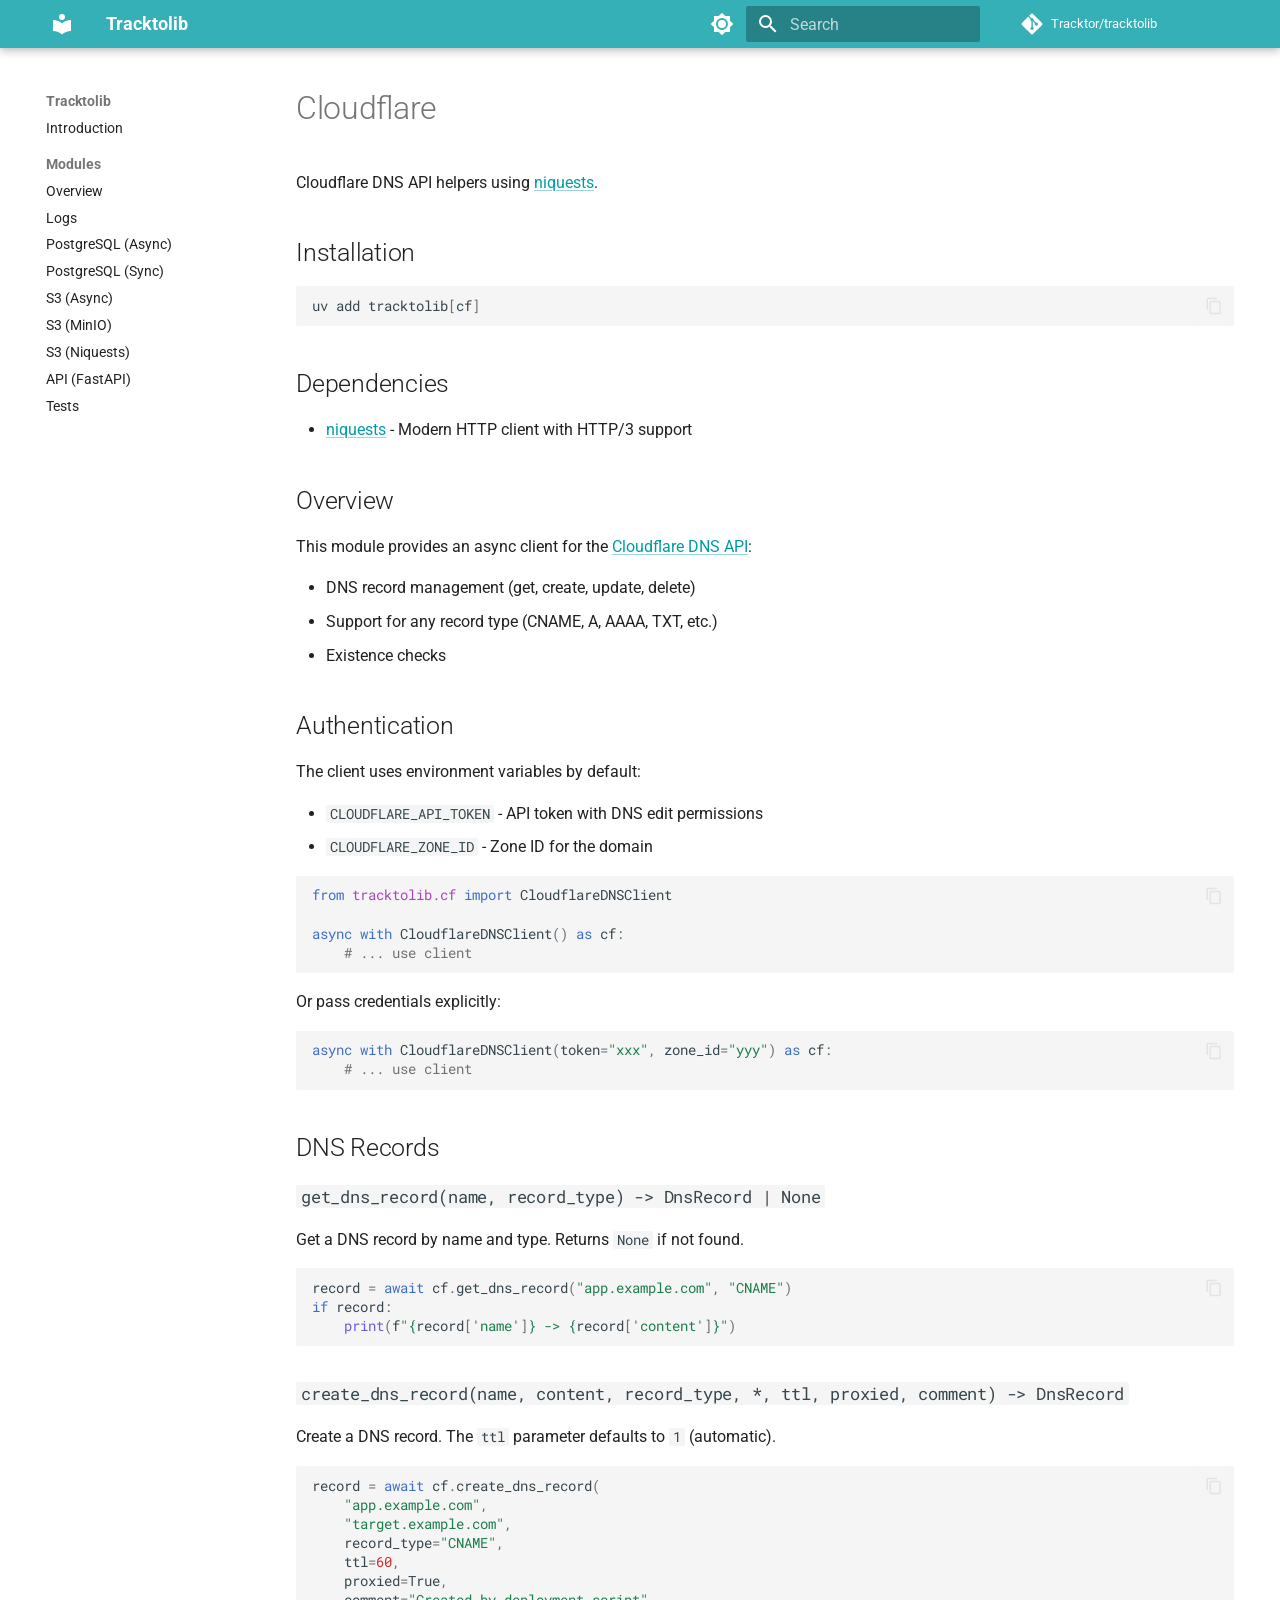
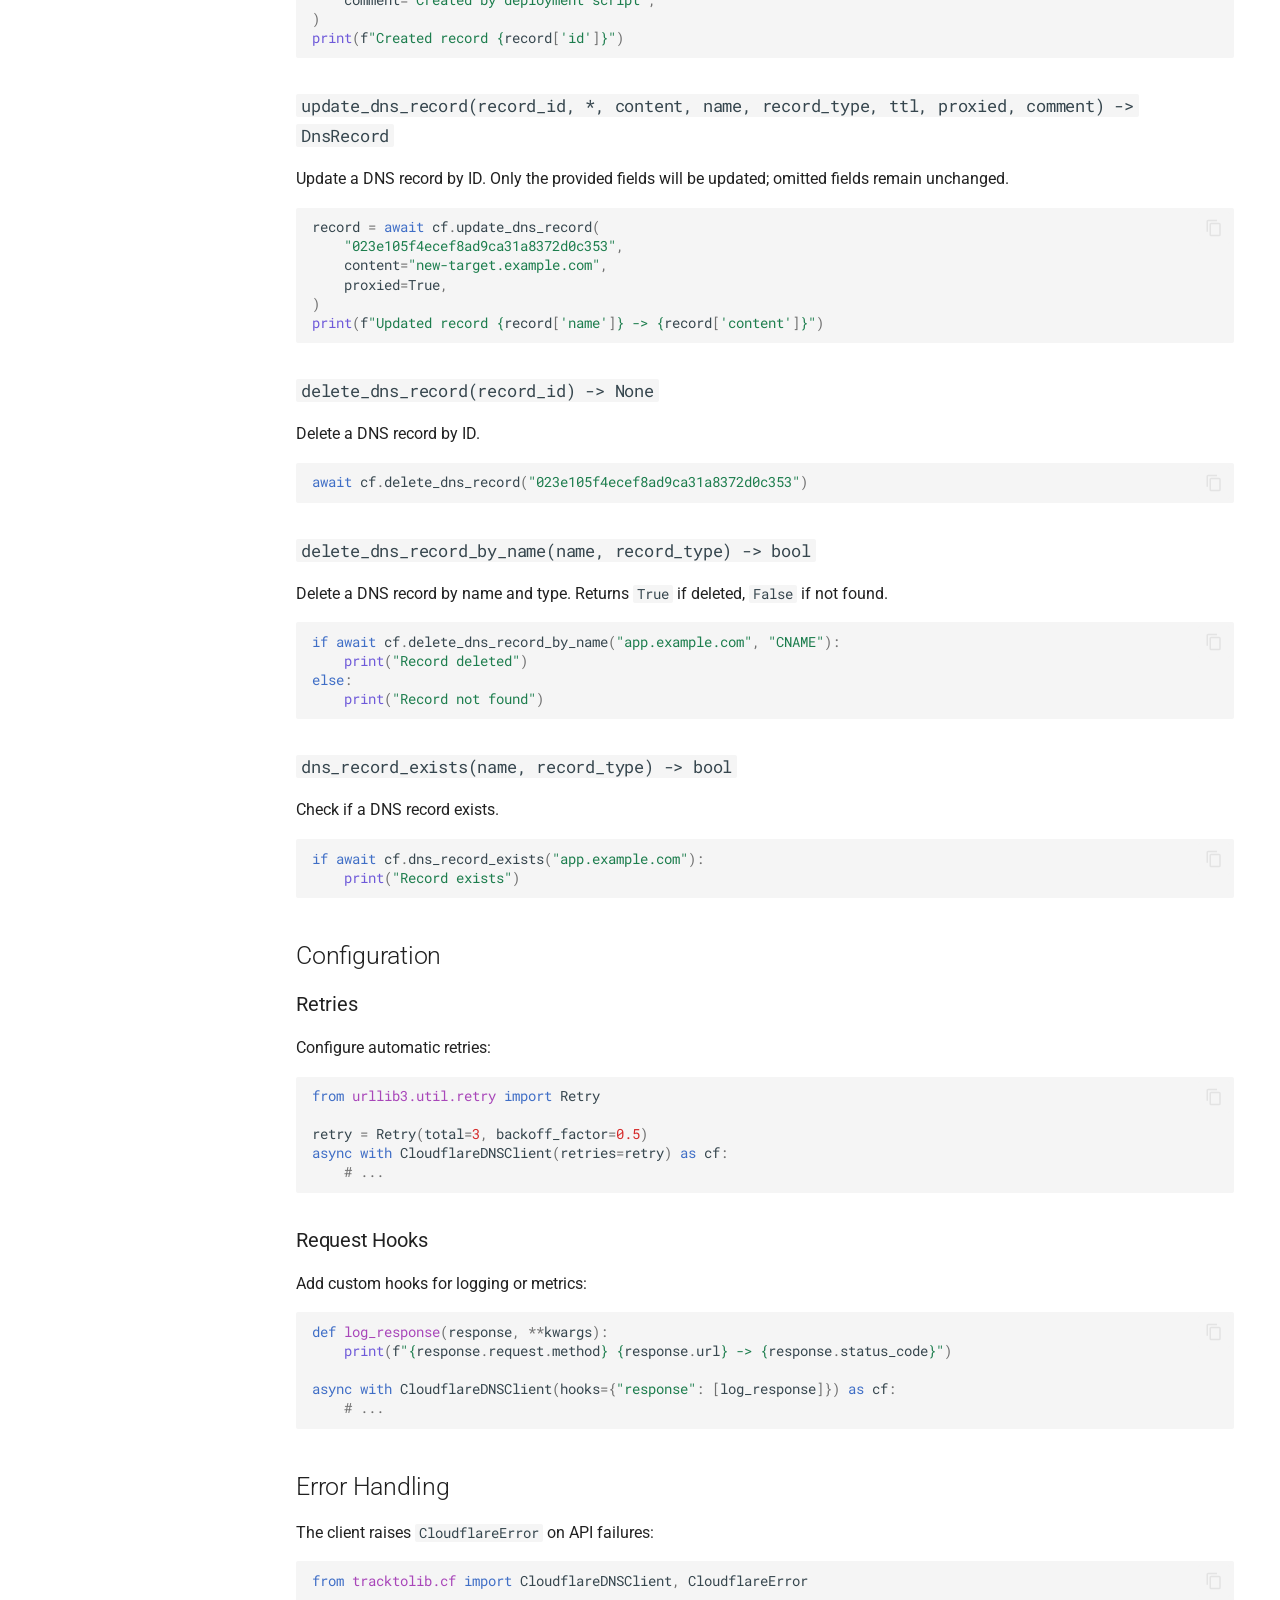
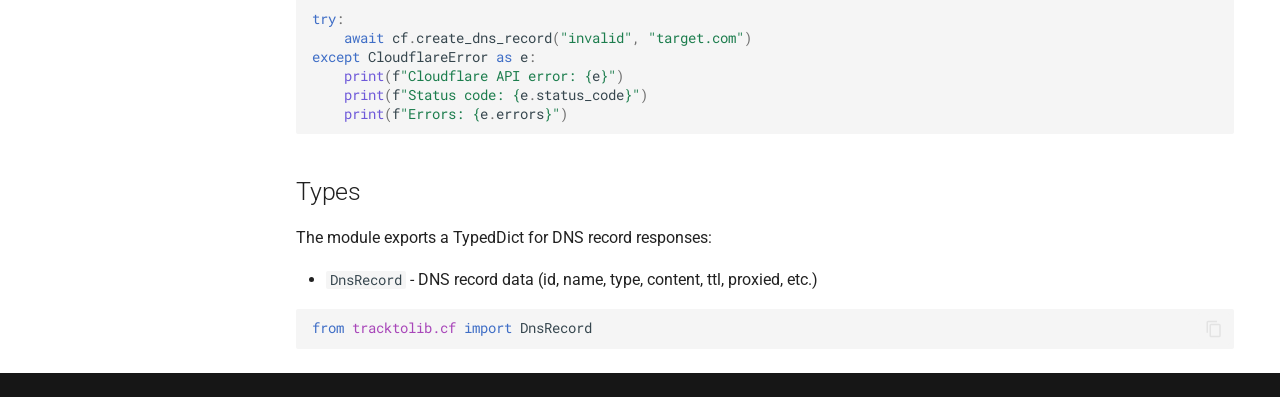
<file: modules/cf/index.html>
<!doctype html>
<html lang="en" class="no-js">
  <head>
    
      <meta charset="utf-8">
      <meta name="viewport" content="width=device-width,initial-scale=1">
      
        <meta name="description" content="Tracktor Swiss-knife Utility library for Python.">
      
      
        <meta name="author" content="Tracktor">
      
      
        <link rel="canonical" href="https://tracktor.github.io/tracktolib/modules/cf/">
      
      
      
      
        
      
      
      <link rel="icon" href="../../assets/images/favicon.png">
      <meta name="generator" content="mkdocs-1.6.1, mkdocs-material-9.7.1">
    
    
      
        <title>Cloudflare - Tracktolib</title>
      
    
    
      <link rel="stylesheet" href="../../assets/stylesheets/main.484c7ddc.min.css">
      
        
        <link rel="stylesheet" href="../../assets/stylesheets/palette.ab4e12ef.min.css">
      
      


    
    
      
    
    
      
        
        
        <link rel="preconnect" href="https://fonts.gstatic.com" crossorigin>
        <link rel="stylesheet" href="https://fonts.googleapis.com/css?family=Roboto:300,300i,400,400i,700,700i%7CRoboto+Mono:400,400i,700,700i&display=fallback">
        <style>:root{--md-text-font:"Roboto";--md-code-font:"Roboto Mono"}</style>
      
    
    
      <link rel="stylesheet" href="../../stylesheets/extra.css">
    
    <script>__md_scope=new URL("../..",location),__md_hash=e=>[...e].reduce(((e,_)=>(e<<5)-e+_.charCodeAt(0)),0),__md_get=(e,_=localStorage,t=__md_scope)=>JSON.parse(_.getItem(t.pathname+"."+e)),__md_set=(e,_,t=localStorage,a=__md_scope)=>{try{t.setItem(a.pathname+"."+e,JSON.stringify(_))}catch(e){}}</script>
    
      

    
    
  </head>
  
  
    
    
      
    
    
    
    
    <body dir="ltr" data-md-color-scheme="default" data-md-color-primary="custom" data-md-color-accent="teal">
  
    
    <input class="md-toggle" data-md-toggle="drawer" type="checkbox" id="__drawer" autocomplete="off">
    <input class="md-toggle" data-md-toggle="search" type="checkbox" id="__search" autocomplete="off">
    <label class="md-overlay" for="__drawer"></label>
    <div data-md-component="skip">
      
        
        <a href="#cloudflare" class="md-skip">
          Skip to content
        </a>
      
    </div>
    <div data-md-component="announce">
      
    </div>
    
    
      

  

<header class="md-header md-header--shadow" data-md-component="header">
  <nav class="md-header__inner md-grid" aria-label="Header">
    <a href="../.." title="Tracktolib" class="md-header__button md-logo" aria-label="Tracktolib" data-md-component="logo">
      
  
  <svg xmlns="http://www.w3.org/2000/svg" viewBox="0 0 24 24"><path d="M12 8a3 3 0 0 0 3-3 3 3 0 0 0-3-3 3 3 0 0 0-3 3 3 3 0 0 0 3 3m0 3.54C9.64 9.35 6.5 8 3 8v11c3.5 0 6.64 1.35 9 3.54 2.36-2.19 5.5-3.54 9-3.54V8c-3.5 0-6.64 1.35-9 3.54"/></svg>

    </a>
    <label class="md-header__button md-icon" for="__drawer">
      
      <svg xmlns="http://www.w3.org/2000/svg" viewBox="0 0 24 24"><path d="M3 6h18v2H3zm0 5h18v2H3zm0 5h18v2H3z"/></svg>
    </label>
    <div class="md-header__title" data-md-component="header-title">
      <div class="md-header__ellipsis">
        <div class="md-header__topic">
          <span class="md-ellipsis">
            Tracktolib
          </span>
        </div>
        <div class="md-header__topic" data-md-component="header-topic">
          <span class="md-ellipsis">
            
              Cloudflare
            
          </span>
        </div>
      </div>
    </div>
    
      
        <form class="md-header__option" data-md-component="palette">
  
    
    
    
    <input class="md-option" data-md-color-media="(prefers-color-scheme: light)" data-md-color-scheme="default" data-md-color-primary="custom" data-md-color-accent="teal"  aria-label="Switch to dark mode"  type="radio" name="__palette" id="__palette_0">
    
      <label class="md-header__button md-icon" title="Switch to dark mode" for="__palette_1" hidden>
        <svg xmlns="http://www.w3.org/2000/svg" viewBox="0 0 24 24"><path d="M12 8a4 4 0 0 0-4 4 4 4 0 0 0 4 4 4 4 0 0 0 4-4 4 4 0 0 0-4-4m0 10a6 6 0 0 1-6-6 6 6 0 0 1 6-6 6 6 0 0 1 6 6 6 6 0 0 1-6 6m8-9.31V4h-4.69L12 .69 8.69 4H4v4.69L.69 12 4 15.31V20h4.69L12 23.31 15.31 20H20v-4.69L23.31 12z"/></svg>
      </label>
    
  
    
    
    
    <input class="md-option" data-md-color-media="(prefers-color-scheme: dark)" data-md-color-scheme="slate" data-md-color-primary="custom" data-md-color-accent="teal"  aria-label="Switch to light mode"  type="radio" name="__palette" id="__palette_1">
    
      <label class="md-header__button md-icon" title="Switch to light mode" for="__palette_0" hidden>
        <svg xmlns="http://www.w3.org/2000/svg" viewBox="0 0 24 24"><path d="M12 18c-.89 0-1.74-.2-2.5-.55C11.56 16.5 13 14.42 13 12s-1.44-4.5-3.5-5.45C10.26 6.2 11.11 6 12 6a6 6 0 0 1 6 6 6 6 0 0 1-6 6m8-9.31V4h-4.69L12 .69 8.69 4H4v4.69L.69 12 4 15.31V20h4.69L12 23.31 15.31 20H20v-4.69L23.31 12z"/></svg>
      </label>
    
  
</form>
      
    
    
      <script>var palette=__md_get("__palette");if(palette&&palette.color){if("(prefers-color-scheme)"===palette.color.media){var media=matchMedia("(prefers-color-scheme: light)"),input=document.querySelector(media.matches?"[data-md-color-media='(prefers-color-scheme: light)']":"[data-md-color-media='(prefers-color-scheme: dark)']");palette.color.media=input.getAttribute("data-md-color-media"),palette.color.scheme=input.getAttribute("data-md-color-scheme"),palette.color.primary=input.getAttribute("data-md-color-primary"),palette.color.accent=input.getAttribute("data-md-color-accent")}for(var[key,value]of Object.entries(palette.color))document.body.setAttribute("data-md-color-"+key,value)}</script>
    
    
    
      
      
        <label class="md-header__button md-icon" for="__search">
          
          <svg xmlns="http://www.w3.org/2000/svg" viewBox="0 0 24 24"><path d="M9.5 3A6.5 6.5 0 0 1 16 9.5c0 1.61-.59 3.09-1.56 4.23l.27.27h.79l5 5-1.5 1.5-5-5v-.79l-.27-.27A6.52 6.52 0 0 1 9.5 16 6.5 6.5 0 0 1 3 9.5 6.5 6.5 0 0 1 9.5 3m0 2C7 5 5 7 5 9.5S7 14 9.5 14 14 12 14 9.5 12 5 9.5 5"/></svg>
        </label>
        <div class="md-search" data-md-component="search" role="dialog">
  <label class="md-search__overlay" for="__search"></label>
  <div class="md-search__inner" role="search">
    <form class="md-search__form" name="search">
      <input type="text" class="md-search__input" name="query" aria-label="Search" placeholder="Search" autocapitalize="off" autocorrect="off" autocomplete="off" spellcheck="false" data-md-component="search-query" required>
      <label class="md-search__icon md-icon" for="__search">
        
        <svg xmlns="http://www.w3.org/2000/svg" viewBox="0 0 24 24"><path d="M9.5 3A6.5 6.5 0 0 1 16 9.5c0 1.61-.59 3.09-1.56 4.23l.27.27h.79l5 5-1.5 1.5-5-5v-.79l-.27-.27A6.52 6.52 0 0 1 9.5 16 6.5 6.5 0 0 1 3 9.5 6.5 6.5 0 0 1 9.5 3m0 2C7 5 5 7 5 9.5S7 14 9.5 14 14 12 14 9.5 12 5 9.5 5"/></svg>
        
        <svg xmlns="http://www.w3.org/2000/svg" viewBox="0 0 24 24"><path d="M20 11v2H8l5.5 5.5-1.42 1.42L4.16 12l7.92-7.92L13.5 5.5 8 11z"/></svg>
      </label>
      <nav class="md-search__options" aria-label="Search">
        
        <button type="reset" class="md-search__icon md-icon" title="Clear" aria-label="Clear" tabindex="-1">
          
          <svg xmlns="http://www.w3.org/2000/svg" viewBox="0 0 24 24"><path d="M19 6.41 17.59 5 12 10.59 6.41 5 5 6.41 10.59 12 5 17.59 6.41 19 12 13.41 17.59 19 19 17.59 13.41 12z"/></svg>
        </button>
      </nav>
      
        <div class="md-search__suggest" data-md-component="search-suggest"></div>
      
    </form>
    <div class="md-search__output">
      <div class="md-search__scrollwrap" tabindex="0" data-md-scrollfix>
        <div class="md-search-result" data-md-component="search-result">
          <div class="md-search-result__meta">
            Initializing search
          </div>
          <ol class="md-search-result__list" role="presentation"></ol>
        </div>
      </div>
    </div>
  </div>
</div>
      
    
    
      <div class="md-header__source">
        <a href="https://github.com/Getsoren/tracktolib" title="Go to repository" class="md-source" data-md-component="source">
  <div class="md-source__icon md-icon">
    
    <svg xmlns="http://www.w3.org/2000/svg" viewBox="0 0 448 512"><!--! Font Awesome Free 7.1.0 by @fontawesome - https://fontawesome.com License - https://fontawesome.com/license/free (Icons: CC BY 4.0, Fonts: SIL OFL 1.1, Code: MIT License) Copyright 2025 Fonticons, Inc.--><path d="M439.6 236.1 244 40.5c-5.4-5.5-12.8-8.5-20.4-8.5s-15 3-20.4 8.4L162.5 81l51.5 51.5c27.1-9.1 52.7 16.8 43.4 43.7l49.7 49.7c34.2-11.8 61.2 31 35.5 56.7-26.5 26.5-70.2-2.9-56-37.3L240.3 199v121.9c25.3 12.5 22.3 41.8 9.1 55-6.4 6.4-15.2 10.1-24.3 10.1s-17.8-3.6-24.3-10.1c-17.6-17.6-11.1-46.9 11.2-56v-123c-20.8-8.5-24.6-30.7-18.6-45L142.6 101 8.5 235.1C3 240.6 0 247.9 0 255.5s3 15 8.5 20.4l195.6 195.7c5.4 5.4 12.7 8.4 20.4 8.4s15-3 20.4-8.4l194.7-194.7c5.4-5.4 8.4-12.8 8.4-20.4s-3-15-8.4-20.4"/></svg>
  </div>
  <div class="md-source__repository">
    Tracktor/tracktolib
  </div>
</a>
      </div>
    
  </nav>
  
</header>
    
    <div class="md-container" data-md-component="container">
      
      
        
          
        
      
      <main class="md-main" data-md-component="main">
        <div class="md-main__inner md-grid">
          
            
              
              <div class="md-sidebar md-sidebar--primary" data-md-component="sidebar" data-md-type="navigation" >
                <div class="md-sidebar__scrollwrap">
                  <div class="md-sidebar__inner">
                    



  

<nav class="md-nav md-nav--primary md-nav--integrated" aria-label="Navigation" data-md-level="0">
  <label class="md-nav__title" for="__drawer">
    <a href="../.." title="Tracktolib" class="md-nav__button md-logo" aria-label="Tracktolib" data-md-component="logo">
      
  
  <svg xmlns="http://www.w3.org/2000/svg" viewBox="0 0 24 24"><path d="M12 8a3 3 0 0 0 3-3 3 3 0 0 0-3-3 3 3 0 0 0-3 3 3 3 0 0 0 3 3m0 3.54C9.64 9.35 6.5 8 3 8v11c3.5 0 6.64 1.35 9 3.54 2.36-2.19 5.5-3.54 9-3.54V8c-3.5 0-6.64 1.35-9 3.54"/></svg>

    </a>
    Tracktolib
  </label>
  
    <div class="md-nav__source">
      <a href="https://github.com/Getsoren/tracktolib" title="Go to repository" class="md-source" data-md-component="source">
  <div class="md-source__icon md-icon">
    
    <svg xmlns="http://www.w3.org/2000/svg" viewBox="0 0 448 512"><!--! Font Awesome Free 7.1.0 by @fontawesome - https://fontawesome.com License - https://fontawesome.com/license/free (Icons: CC BY 4.0, Fonts: SIL OFL 1.1, Code: MIT License) Copyright 2025 Fonticons, Inc.--><path d="M439.6 236.1 244 40.5c-5.4-5.5-12.8-8.5-20.4-8.5s-15 3-20.4 8.4L162.5 81l51.5 51.5c27.1-9.1 52.7 16.8 43.4 43.7l49.7 49.7c34.2-11.8 61.2 31 35.5 56.7-26.5 26.5-70.2-2.9-56-37.3L240.3 199v121.9c25.3 12.5 22.3 41.8 9.1 55-6.4 6.4-15.2 10.1-24.3 10.1s-17.8-3.6-24.3-10.1c-17.6-17.6-11.1-46.9 11.2-56v-123c-20.8-8.5-24.6-30.7-18.6-45L142.6 101 8.5 235.1C3 240.6 0 247.9 0 255.5s3 15 8.5 20.4l195.6 195.7c5.4 5.4 12.7 8.4 20.4 8.4s15-3 20.4-8.4l194.7-194.7c5.4-5.4 8.4-12.8 8.4-20.4s-3-15-8.4-20.4"/></svg>
  </div>
  <div class="md-source__repository">
    Tracktor/tracktolib
  </div>
</a>
    </div>
  
  <ul class="md-nav__list" data-md-scrollfix>
    
      
      
  
  
  
  
    <li class="md-nav__item">
      <a href="../.." class="md-nav__link">
        
  
  
  <span class="md-ellipsis">
    
  
    Introduction
  

    
  </span>
  
  

      </a>
    </li>
  

    
      
      
  
  
  
  
    
    
    
    
      
        
        
      
    
    
    <li class="md-nav__item md-nav__item--section md-nav__item--nested">
      
        
        
          
        
        <input class="md-nav__toggle md-toggle md-toggle--indeterminate" type="checkbox" id="__nav_2" >
        
          
          <label class="md-nav__link" for="__nav_2" id="__nav_2_label" tabindex="">
            
  
  
  <span class="md-ellipsis">
    
  
    Modules
  

    
  </span>
  
  

            <span class="md-nav__icon md-icon"></span>
          </label>
        
        <nav class="md-nav" data-md-level="1" aria-labelledby="__nav_2_label" aria-expanded="false">
          <label class="md-nav__title" for="__nav_2">
            <span class="md-nav__icon md-icon"></span>
            
  
    Modules
  

          </label>
          <ul class="md-nav__list" data-md-scrollfix>
            
              
                
  
  
  
  
    <li class="md-nav__item">
      <a href="../" class="md-nav__link">
        
  
  
  <span class="md-ellipsis">
    
  
    Overview
  

    
  </span>
  
  

      </a>
    </li>
  

              
            
              
                
  
  
  
  
    <li class="md-nav__item">
      <a href="../logs/" class="md-nav__link">
        
  
  
  <span class="md-ellipsis">
    
  
    Logs
  

    
  </span>
  
  

      </a>
    </li>
  

              
            
              
                
  
  
  
  
    <li class="md-nav__item">
      <a href="../pg/" class="md-nav__link">
        
  
  
  <span class="md-ellipsis">
    
  
    PostgreSQL (Async)
  

    
  </span>
  
  

      </a>
    </li>
  

              
            
              
                
  
  
  
  
    <li class="md-nav__item">
      <a href="../pg-sync/" class="md-nav__link">
        
  
  
  <span class="md-ellipsis">
    
  
    PostgreSQL (Sync)
  

    
  </span>
  
  

      </a>
    </li>
  

              
            
              
                
  
  
  
  
    <li class="md-nav__item">
      <a href="../s3/" class="md-nav__link">
        
  
  
  <span class="md-ellipsis">
    
  
    S3 (Async)
  

    
  </span>
  
  

      </a>
    </li>
  

              
            
              
                
  
  
  
  
    <li class="md-nav__item">
      <a href="../s3-minio/" class="md-nav__link">
        
  
  
  <span class="md-ellipsis">
    
  
    S3 (MinIO)
  

    
  </span>
  
  

      </a>
    </li>
  

              
            
              
                
  
  
  
  
    <li class="md-nav__item">
      <a href="../s3-niquests/" class="md-nav__link">
        
  
  
  <span class="md-ellipsis">
    
  
    S3 (Niquests)
  

    
  </span>
  
  

      </a>
    </li>
  

              
            
              
                
  
  
  
  
    <li class="md-nav__item">
      <a href="../api/" class="md-nav__link">
        
  
  
  <span class="md-ellipsis">
    
  
    API (FastAPI)
  

    
  </span>
  
  

      </a>
    </li>
  

              
            
              
                
  
  
  
  
    <li class="md-nav__item">
      <a href="../tests/" class="md-nav__link">
        
  
  
  <span class="md-ellipsis">
    
  
    Tests
  

    
  </span>
  
  

      </a>
    </li>
  

              
            
          </ul>
        </nav>
      
    </li>
  

    
  </ul>
</nav>
                  </div>
                </div>
              </div>
            
            
          
          
            <div class="md-content" data-md-component="content">
              
              <article class="md-content__inner md-typeset">
                
                  


  
  


<h1 id="cloudflare">Cloudflare</h1>
<p>Cloudflare DNS API helpers using <a href="https://github.com/jawah/niquests">niquests</a>.</p>
<h2 id="installation">Installation</h2>
<div class="highlight"><pre><span></span><code><a id="__codelineno-0-1" name="__codelineno-0-1" href="#__codelineno-0-1"></a>uv<span class="w"> </span>add<span class="w"> </span>tracktolib<span class="o">[</span>cf<span class="o">]</span>
</code></pre></div>
<h2 id="dependencies">Dependencies</h2>
<ul>
<li><a href="https://github.com/jawah/niquests">niquests</a> - Modern HTTP client with HTTP/3 support</li>
</ul>
<h2 id="overview">Overview</h2>
<p>This module provides an async client for the <a href="https://developers.cloudflare.com/api/resources/dns/subresources/records/">Cloudflare DNS API</a>:</p>
<ul>
<li>DNS record management (get, create, update, delete)</li>
<li>Support for any record type (CNAME, A, AAAA, TXT, etc.)</li>
<li>Existence checks</li>
</ul>
<h2 id="authentication">Authentication</h2>
<p>The client uses environment variables by default:</p>
<ul>
<li><code>CLOUDFLARE_API_TOKEN</code> - API token with DNS edit permissions</li>
<li><code>CLOUDFLARE_ZONE_ID</code> - Zone ID for the domain</li>
</ul>
<div class="highlight"><pre><span></span><code><a id="__codelineno-1-1" name="__codelineno-1-1" href="#__codelineno-1-1"></a><span class="kn">from</span><span class="w"> </span><span class="nn">tracktolib.cf</span><span class="w"> </span><span class="kn">import</span> <span class="n">CloudflareDNSClient</span>
<a id="__codelineno-1-2" name="__codelineno-1-2" href="#__codelineno-1-2"></a>
<a id="__codelineno-1-3" name="__codelineno-1-3" href="#__codelineno-1-3"></a><span class="k">async</span> <span class="k">with</span> <span class="n">CloudflareDNSClient</span><span class="p">()</span> <span class="k">as</span> <span class="n">cf</span><span class="p">:</span>
<a id="__codelineno-1-4" name="__codelineno-1-4" href="#__codelineno-1-4"></a>    <span class="c1"># ... use client</span>
</code></pre></div>
<p>Or pass credentials explicitly:</p>
<div class="highlight"><pre><span></span><code><a id="__codelineno-2-1" name="__codelineno-2-1" href="#__codelineno-2-1"></a><span class="k">async</span> <span class="k">with</span> <span class="n">CloudflareDNSClient</span><span class="p">(</span><span class="n">token</span><span class="o">=</span><span class="s2">&quot;xxx&quot;</span><span class="p">,</span> <span class="n">zone_id</span><span class="o">=</span><span class="s2">&quot;yyy&quot;</span><span class="p">)</span> <span class="k">as</span> <span class="n">cf</span><span class="p">:</span>
<a id="__codelineno-2-2" name="__codelineno-2-2" href="#__codelineno-2-2"></a>    <span class="c1"># ... use client</span>
</code></pre></div>
<h2 id="dns-records">DNS Records</h2>
<h3 id="get_dns_recordname-record_type-dnsrecord-none"><code>get_dns_record(name, record_type) -&gt; DnsRecord | None</code></h3>
<p>Get a DNS record by name and type. Returns <code>None</code> if not found.</p>
<div class="highlight"><pre><span></span><code><a id="__codelineno-3-1" name="__codelineno-3-1" href="#__codelineno-3-1"></a><span class="n">record</span> <span class="o">=</span> <span class="k">await</span> <span class="n">cf</span><span class="o">.</span><span class="n">get_dns_record</span><span class="p">(</span><span class="s2">&quot;app.example.com&quot;</span><span class="p">,</span> <span class="s2">&quot;CNAME&quot;</span><span class="p">)</span>
<a id="__codelineno-3-2" name="__codelineno-3-2" href="#__codelineno-3-2"></a><span class="k">if</span> <span class="n">record</span><span class="p">:</span>
<a id="__codelineno-3-3" name="__codelineno-3-3" href="#__codelineno-3-3"></a>    <span class="nb">print</span><span class="p">(</span><span class="sa">f</span><span class="s2">&quot;</span><span class="si">{</span><span class="n">record</span><span class="p">[</span><span class="s1">&#39;name&#39;</span><span class="p">]</span><span class="si">}</span><span class="s2"> -&gt; </span><span class="si">{</span><span class="n">record</span><span class="p">[</span><span class="s1">&#39;content&#39;</span><span class="p">]</span><span class="si">}</span><span class="s2">&quot;</span><span class="p">)</span>
</code></pre></div>
<h3 id="create_dns_recordname-content-record_type-ttl-proxied-comment-dnsrecord"><code>create_dns_record(name, content, record_type, *, ttl, proxied, comment) -&gt; DnsRecord</code></h3>
<p>Create a DNS record. The <code>ttl</code> parameter defaults to <code>1</code> (automatic).</p>
<div class="highlight"><pre><span></span><code><a id="__codelineno-4-1" name="__codelineno-4-1" href="#__codelineno-4-1"></a><span class="n">record</span> <span class="o">=</span> <span class="k">await</span> <span class="n">cf</span><span class="o">.</span><span class="n">create_dns_record</span><span class="p">(</span>
<a id="__codelineno-4-2" name="__codelineno-4-2" href="#__codelineno-4-2"></a>    <span class="s2">&quot;app.example.com&quot;</span><span class="p">,</span>
<a id="__codelineno-4-3" name="__codelineno-4-3" href="#__codelineno-4-3"></a>    <span class="s2">&quot;target.example.com&quot;</span><span class="p">,</span>
<a id="__codelineno-4-4" name="__codelineno-4-4" href="#__codelineno-4-4"></a>    <span class="n">record_type</span><span class="o">=</span><span class="s2">&quot;CNAME&quot;</span><span class="p">,</span>
<a id="__codelineno-4-5" name="__codelineno-4-5" href="#__codelineno-4-5"></a>    <span class="n">ttl</span><span class="o">=</span><span class="mi">60</span><span class="p">,</span>
<a id="__codelineno-4-6" name="__codelineno-4-6" href="#__codelineno-4-6"></a>    <span class="n">proxied</span><span class="o">=</span><span class="kc">True</span><span class="p">,</span>
<a id="__codelineno-4-7" name="__codelineno-4-7" href="#__codelineno-4-7"></a>    <span class="n">comment</span><span class="o">=</span><span class="s2">&quot;Created by deployment script&quot;</span><span class="p">,</span>
<a id="__codelineno-4-8" name="__codelineno-4-8" href="#__codelineno-4-8"></a><span class="p">)</span>
<a id="__codelineno-4-9" name="__codelineno-4-9" href="#__codelineno-4-9"></a><span class="nb">print</span><span class="p">(</span><span class="sa">f</span><span class="s2">&quot;Created record </span><span class="si">{</span><span class="n">record</span><span class="p">[</span><span class="s1">&#39;id&#39;</span><span class="p">]</span><span class="si">}</span><span class="s2">&quot;</span><span class="p">)</span>
</code></pre></div>
<h3 id="update_dns_recordrecord_id-content-name-record_type-ttl-proxied-comment-dnsrecord"><code>update_dns_record(record_id, *, content, name, record_type, ttl, proxied, comment) -&gt; DnsRecord</code></h3>
<p>Update a DNS record by ID. Only the provided fields will be updated; omitted fields remain unchanged.</p>
<div class="highlight"><pre><span></span><code><a id="__codelineno-5-1" name="__codelineno-5-1" href="#__codelineno-5-1"></a><span class="n">record</span> <span class="o">=</span> <span class="k">await</span> <span class="n">cf</span><span class="o">.</span><span class="n">update_dns_record</span><span class="p">(</span>
<a id="__codelineno-5-2" name="__codelineno-5-2" href="#__codelineno-5-2"></a>    <span class="s2">&quot;023e105f4ecef8ad9ca31a8372d0c353&quot;</span><span class="p">,</span>
<a id="__codelineno-5-3" name="__codelineno-5-3" href="#__codelineno-5-3"></a>    <span class="n">content</span><span class="o">=</span><span class="s2">&quot;new-target.example.com&quot;</span><span class="p">,</span>
<a id="__codelineno-5-4" name="__codelineno-5-4" href="#__codelineno-5-4"></a>    <span class="n">proxied</span><span class="o">=</span><span class="kc">True</span><span class="p">,</span>
<a id="__codelineno-5-5" name="__codelineno-5-5" href="#__codelineno-5-5"></a><span class="p">)</span>
<a id="__codelineno-5-6" name="__codelineno-5-6" href="#__codelineno-5-6"></a><span class="nb">print</span><span class="p">(</span><span class="sa">f</span><span class="s2">&quot;Updated record </span><span class="si">{</span><span class="n">record</span><span class="p">[</span><span class="s1">&#39;name&#39;</span><span class="p">]</span><span class="si">}</span><span class="s2"> -&gt; </span><span class="si">{</span><span class="n">record</span><span class="p">[</span><span class="s1">&#39;content&#39;</span><span class="p">]</span><span class="si">}</span><span class="s2">&quot;</span><span class="p">)</span>
</code></pre></div>
<h3 id="delete_dns_recordrecord_id-none"><code>delete_dns_record(record_id) -&gt; None</code></h3>
<p>Delete a DNS record by ID.</p>
<div class="highlight"><pre><span></span><code><a id="__codelineno-6-1" name="__codelineno-6-1" href="#__codelineno-6-1"></a><span class="k">await</span> <span class="n">cf</span><span class="o">.</span><span class="n">delete_dns_record</span><span class="p">(</span><span class="s2">&quot;023e105f4ecef8ad9ca31a8372d0c353&quot;</span><span class="p">)</span>
</code></pre></div>
<h3 id="delete_dns_record_by_namename-record_type-bool"><code>delete_dns_record_by_name(name, record_type) -&gt; bool</code></h3>
<p>Delete a DNS record by name and type. Returns <code>True</code> if deleted, <code>False</code> if not found.</p>
<div class="highlight"><pre><span></span><code><a id="__codelineno-7-1" name="__codelineno-7-1" href="#__codelineno-7-1"></a><span class="k">if</span> <span class="k">await</span> <span class="n">cf</span><span class="o">.</span><span class="n">delete_dns_record_by_name</span><span class="p">(</span><span class="s2">&quot;app.example.com&quot;</span><span class="p">,</span> <span class="s2">&quot;CNAME&quot;</span><span class="p">):</span>
<a id="__codelineno-7-2" name="__codelineno-7-2" href="#__codelineno-7-2"></a>    <span class="nb">print</span><span class="p">(</span><span class="s2">&quot;Record deleted&quot;</span><span class="p">)</span>
<a id="__codelineno-7-3" name="__codelineno-7-3" href="#__codelineno-7-3"></a><span class="k">else</span><span class="p">:</span>
<a id="__codelineno-7-4" name="__codelineno-7-4" href="#__codelineno-7-4"></a>    <span class="nb">print</span><span class="p">(</span><span class="s2">&quot;Record not found&quot;</span><span class="p">)</span>
</code></pre></div>
<h3 id="dns_record_existsname-record_type-bool"><code>dns_record_exists(name, record_type) -&gt; bool</code></h3>
<p>Check if a DNS record exists.</p>
<div class="highlight"><pre><span></span><code><a id="__codelineno-8-1" name="__codelineno-8-1" href="#__codelineno-8-1"></a><span class="k">if</span> <span class="k">await</span> <span class="n">cf</span><span class="o">.</span><span class="n">dns_record_exists</span><span class="p">(</span><span class="s2">&quot;app.example.com&quot;</span><span class="p">):</span>
<a id="__codelineno-8-2" name="__codelineno-8-2" href="#__codelineno-8-2"></a>    <span class="nb">print</span><span class="p">(</span><span class="s2">&quot;Record exists&quot;</span><span class="p">)</span>
</code></pre></div>
<h2 id="configuration">Configuration</h2>
<h3 id="retries">Retries</h3>
<p>Configure automatic retries:</p>
<div class="highlight"><pre><span></span><code><a id="__codelineno-9-1" name="__codelineno-9-1" href="#__codelineno-9-1"></a><span class="kn">from</span><span class="w"> </span><span class="nn">urllib3.util.retry</span><span class="w"> </span><span class="kn">import</span> <span class="n">Retry</span>
<a id="__codelineno-9-2" name="__codelineno-9-2" href="#__codelineno-9-2"></a>
<a id="__codelineno-9-3" name="__codelineno-9-3" href="#__codelineno-9-3"></a><span class="n">retry</span> <span class="o">=</span> <span class="n">Retry</span><span class="p">(</span><span class="n">total</span><span class="o">=</span><span class="mi">3</span><span class="p">,</span> <span class="n">backoff_factor</span><span class="o">=</span><span class="mf">0.5</span><span class="p">)</span>
<a id="__codelineno-9-4" name="__codelineno-9-4" href="#__codelineno-9-4"></a><span class="k">async</span> <span class="k">with</span> <span class="n">CloudflareDNSClient</span><span class="p">(</span><span class="n">retries</span><span class="o">=</span><span class="n">retry</span><span class="p">)</span> <span class="k">as</span> <span class="n">cf</span><span class="p">:</span>
<a id="__codelineno-9-5" name="__codelineno-9-5" href="#__codelineno-9-5"></a>    <span class="c1"># ...</span>
</code></pre></div>
<h3 id="request-hooks">Request Hooks</h3>
<p>Add custom hooks for logging or metrics:</p>
<div class="highlight"><pre><span></span><code><a id="__codelineno-10-1" name="__codelineno-10-1" href="#__codelineno-10-1"></a><span class="k">def</span><span class="w"> </span><span class="nf">log_response</span><span class="p">(</span><span class="n">response</span><span class="p">,</span> <span class="o">**</span><span class="n">kwargs</span><span class="p">):</span>
<a id="__codelineno-10-2" name="__codelineno-10-2" href="#__codelineno-10-2"></a>    <span class="nb">print</span><span class="p">(</span><span class="sa">f</span><span class="s2">&quot;</span><span class="si">{</span><span class="n">response</span><span class="o">.</span><span class="n">request</span><span class="o">.</span><span class="n">method</span><span class="si">}</span><span class="s2"> </span><span class="si">{</span><span class="n">response</span><span class="o">.</span><span class="n">url</span><span class="si">}</span><span class="s2"> -&gt; </span><span class="si">{</span><span class="n">response</span><span class="o">.</span><span class="n">status_code</span><span class="si">}</span><span class="s2">&quot;</span><span class="p">)</span>
<a id="__codelineno-10-3" name="__codelineno-10-3" href="#__codelineno-10-3"></a>
<a id="__codelineno-10-4" name="__codelineno-10-4" href="#__codelineno-10-4"></a><span class="k">async</span> <span class="k">with</span> <span class="n">CloudflareDNSClient</span><span class="p">(</span><span class="n">hooks</span><span class="o">=</span><span class="p">{</span><span class="s2">&quot;response&quot;</span><span class="p">:</span> <span class="p">[</span><span class="n">log_response</span><span class="p">]})</span> <span class="k">as</span> <span class="n">cf</span><span class="p">:</span>
<a id="__codelineno-10-5" name="__codelineno-10-5" href="#__codelineno-10-5"></a>    <span class="c1"># ...</span>
</code></pre></div>
<h2 id="error-handling">Error Handling</h2>
<p>The client raises <code>CloudflareError</code> on API failures:</p>
<div class="highlight"><pre><span></span><code><a id="__codelineno-11-1" name="__codelineno-11-1" href="#__codelineno-11-1"></a><span class="kn">from</span><span class="w"> </span><span class="nn">tracktolib.cf</span><span class="w"> </span><span class="kn">import</span> <span class="n">CloudflareDNSClient</span><span class="p">,</span> <span class="n">CloudflareError</span>
<a id="__codelineno-11-2" name="__codelineno-11-2" href="#__codelineno-11-2"></a>
<a id="__codelineno-11-3" name="__codelineno-11-3" href="#__codelineno-11-3"></a><span class="k">try</span><span class="p">:</span>
<a id="__codelineno-11-4" name="__codelineno-11-4" href="#__codelineno-11-4"></a>    <span class="k">await</span> <span class="n">cf</span><span class="o">.</span><span class="n">create_dns_record</span><span class="p">(</span><span class="s2">&quot;invalid&quot;</span><span class="p">,</span> <span class="s2">&quot;target.com&quot;</span><span class="p">)</span>
<a id="__codelineno-11-5" name="__codelineno-11-5" href="#__codelineno-11-5"></a><span class="k">except</span> <span class="n">CloudflareError</span> <span class="k">as</span> <span class="n">e</span><span class="p">:</span>
<a id="__codelineno-11-6" name="__codelineno-11-6" href="#__codelineno-11-6"></a>    <span class="nb">print</span><span class="p">(</span><span class="sa">f</span><span class="s2">&quot;Cloudflare API error: </span><span class="si">{</span><span class="n">e</span><span class="si">}</span><span class="s2">&quot;</span><span class="p">)</span>
<a id="__codelineno-11-7" name="__codelineno-11-7" href="#__codelineno-11-7"></a>    <span class="nb">print</span><span class="p">(</span><span class="sa">f</span><span class="s2">&quot;Status code: </span><span class="si">{</span><span class="n">e</span><span class="o">.</span><span class="n">status_code</span><span class="si">}</span><span class="s2">&quot;</span><span class="p">)</span>
<a id="__codelineno-11-8" name="__codelineno-11-8" href="#__codelineno-11-8"></a>    <span class="nb">print</span><span class="p">(</span><span class="sa">f</span><span class="s2">&quot;Errors: </span><span class="si">{</span><span class="n">e</span><span class="o">.</span><span class="n">errors</span><span class="si">}</span><span class="s2">&quot;</span><span class="p">)</span>
</code></pre></div>
<h2 id="types">Types</h2>
<p>The module exports a TypedDict for DNS record responses:</p>
<ul>
<li><code>DnsRecord</code> - DNS record data (id, name, type, content, ttl, proxied, etc.)</li>
</ul>
<div class="highlight"><pre><span></span><code><a id="__codelineno-12-1" name="__codelineno-12-1" href="#__codelineno-12-1"></a><span class="kn">from</span><span class="w"> </span><span class="nn">tracktolib.cf</span><span class="w"> </span><span class="kn">import</span> <span class="n">DnsRecord</span>
</code></pre></div>







  
  






                
              </article>
            </div>
          
          
<script>var target=document.getElementById(location.hash.slice(1));target&&target.name&&(target.checked=target.name.startsWith("__tabbed_"))</script>
        </div>
        
          <button type="button" class="md-top md-icon" data-md-component="top" hidden>
  
  <svg xmlns="http://www.w3.org/2000/svg" viewBox="0 0 24 24"><path d="M13 20h-2V8l-5.5 5.5-1.42-1.42L12 4.16l7.92 7.92-1.42 1.42L13 8z"/></svg>
  Back to top
</button>
        
      </main>
      
        <footer class="md-footer">
  
  <div class="md-footer-meta md-typeset">
    <div class="md-footer-meta__inner md-grid">
      <div class="md-copyright">
  
  
</div>
      
    </div>
  </div>
</footer>
      
    </div>
    <div class="md-dialog" data-md-component="dialog">
      <div class="md-dialog__inner md-typeset"></div>
    </div>
    
    
    
      
      
      <script id="__config" type="application/json">{"annotate": null, "base": "../..", "features": ["navigation.sections", "navigation.top", "navigation.expand", "search.suggest", "search.highlight", "content.code.copy", "toc.integrate"], "search": "../../assets/javascripts/workers/search.2c215733.min.js", "tags": null, "translations": {"clipboard.copied": "Copied to clipboard", "clipboard.copy": "Copy to clipboard", "search.result.more.one": "1 more on this page", "search.result.more.other": "# more on this page", "search.result.none": "No matching documents", "search.result.one": "1 matching document", "search.result.other": "# matching documents", "search.result.placeholder": "Type to start searching", "search.result.term.missing": "Missing", "select.version": "Select version"}, "version": null}</script>
    
    
      <script src="../../assets/javascripts/bundle.79ae519e.min.js"></script>
      
    
  </body>
</html>
</file>
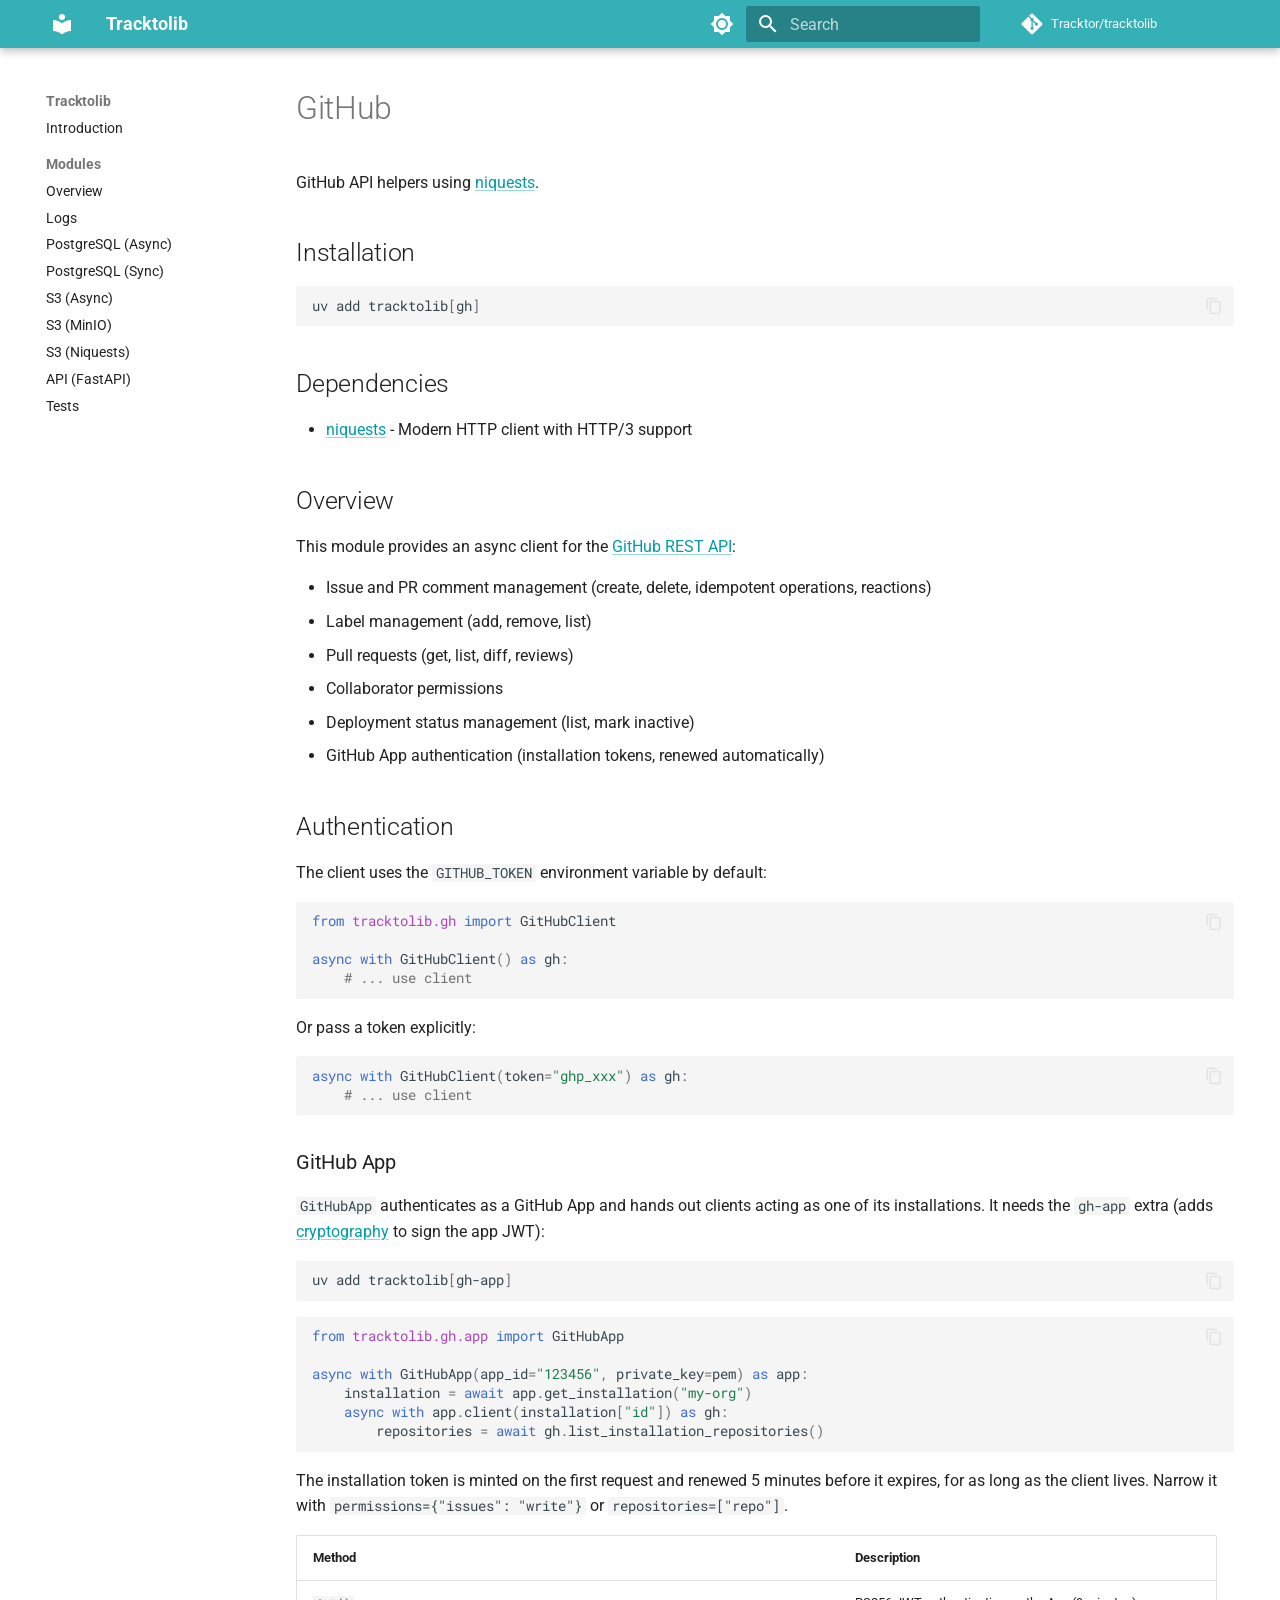
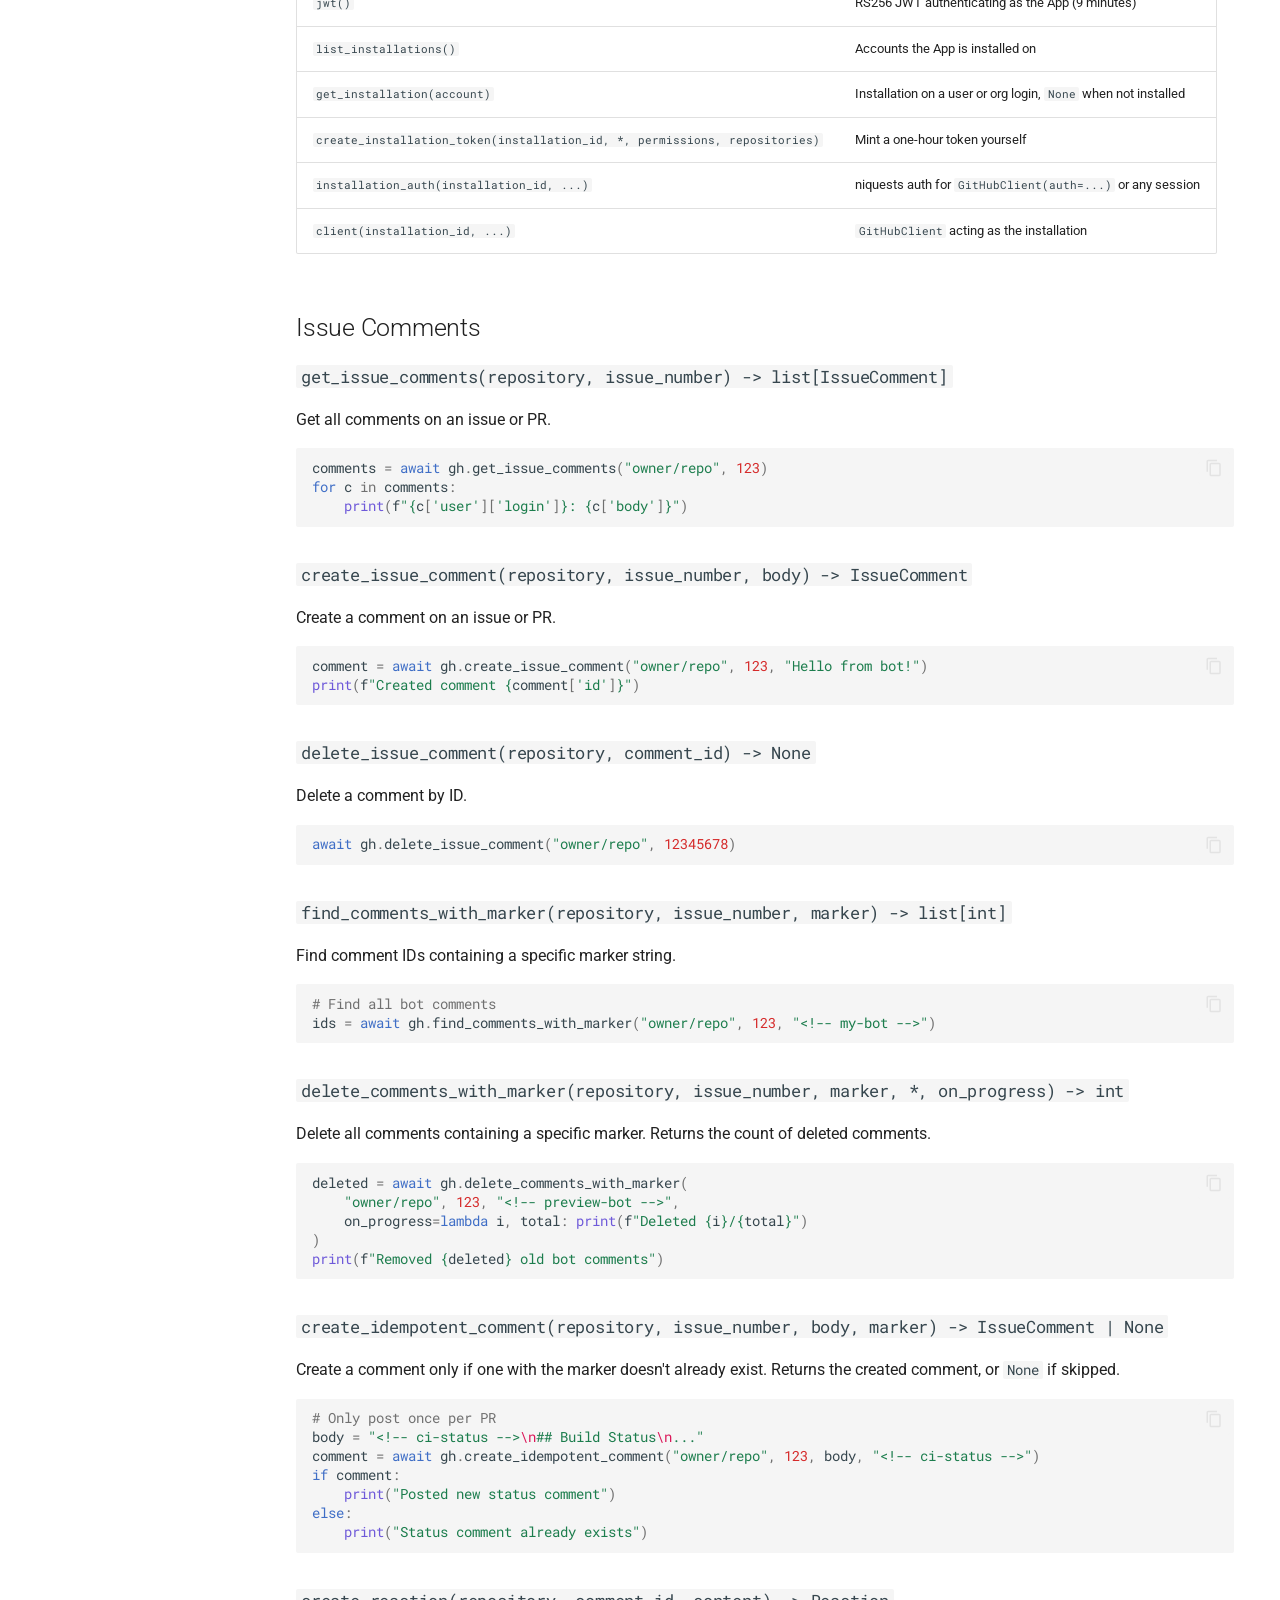
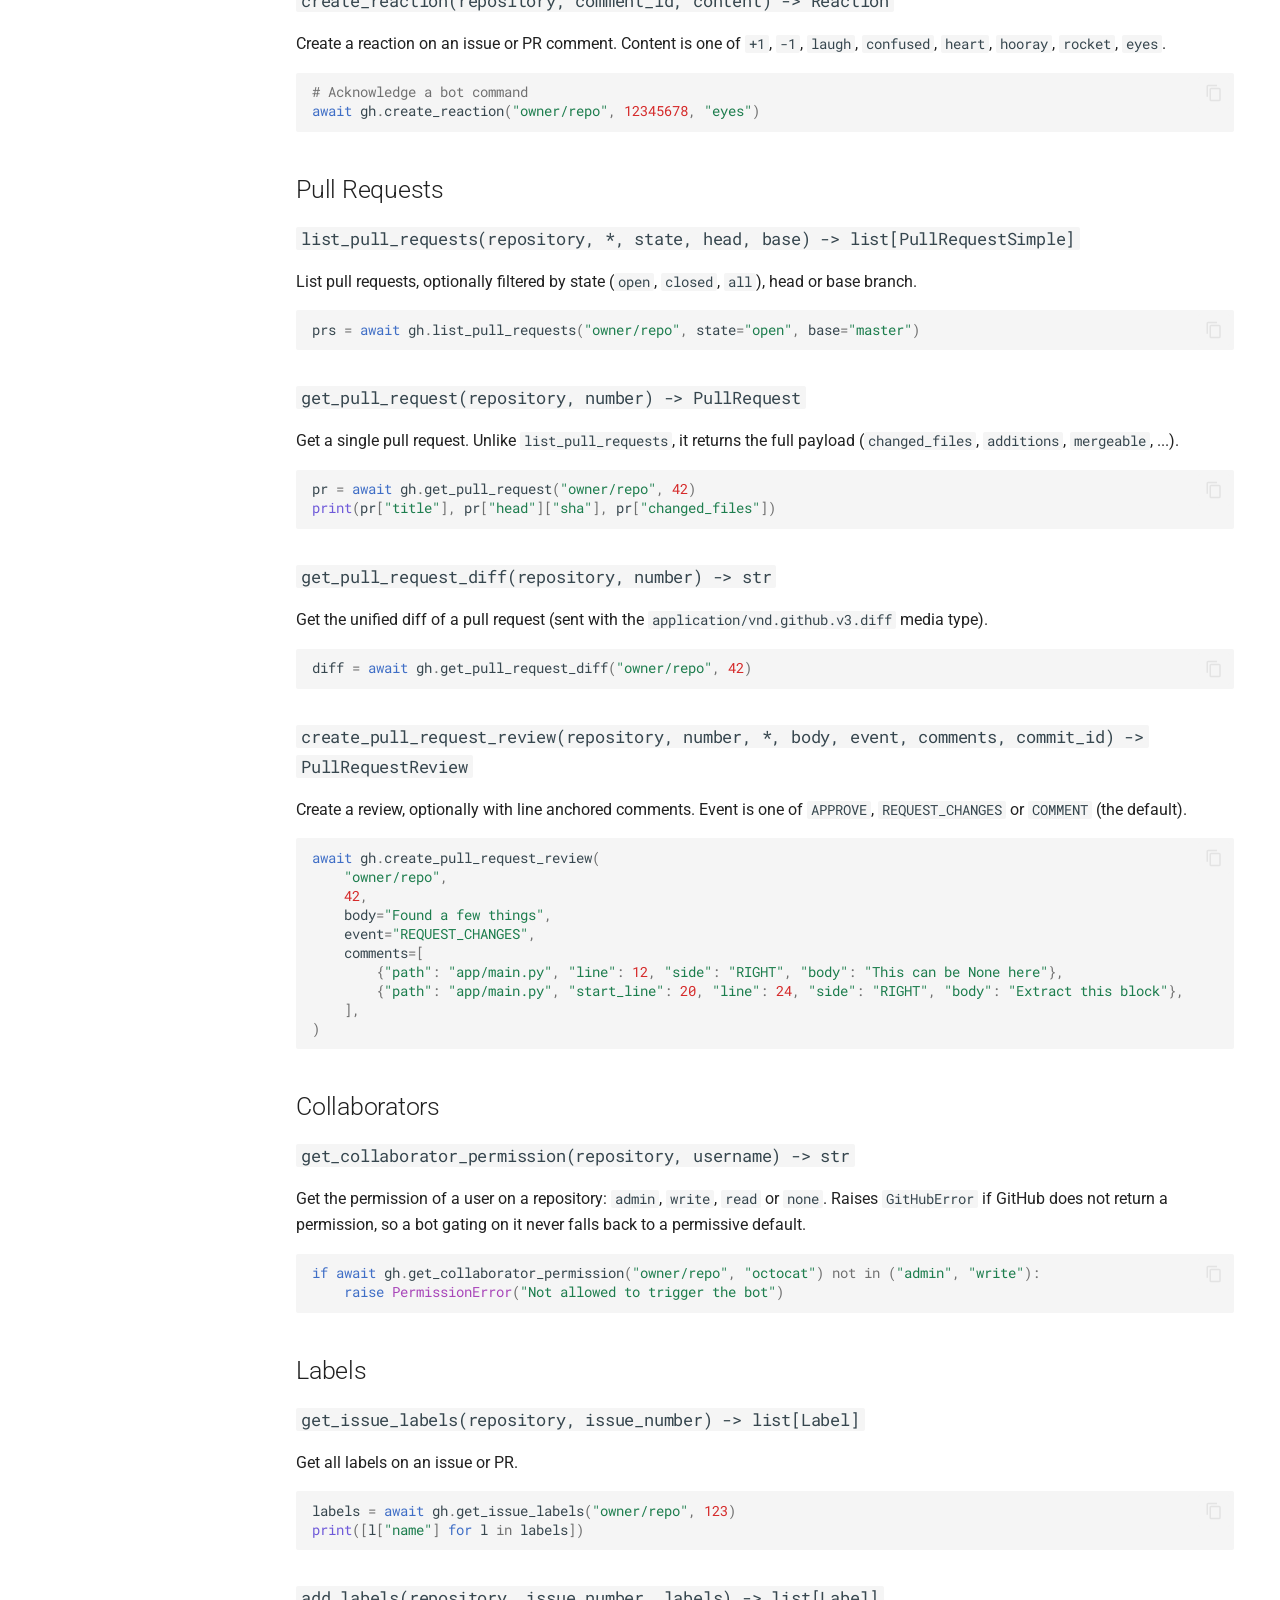
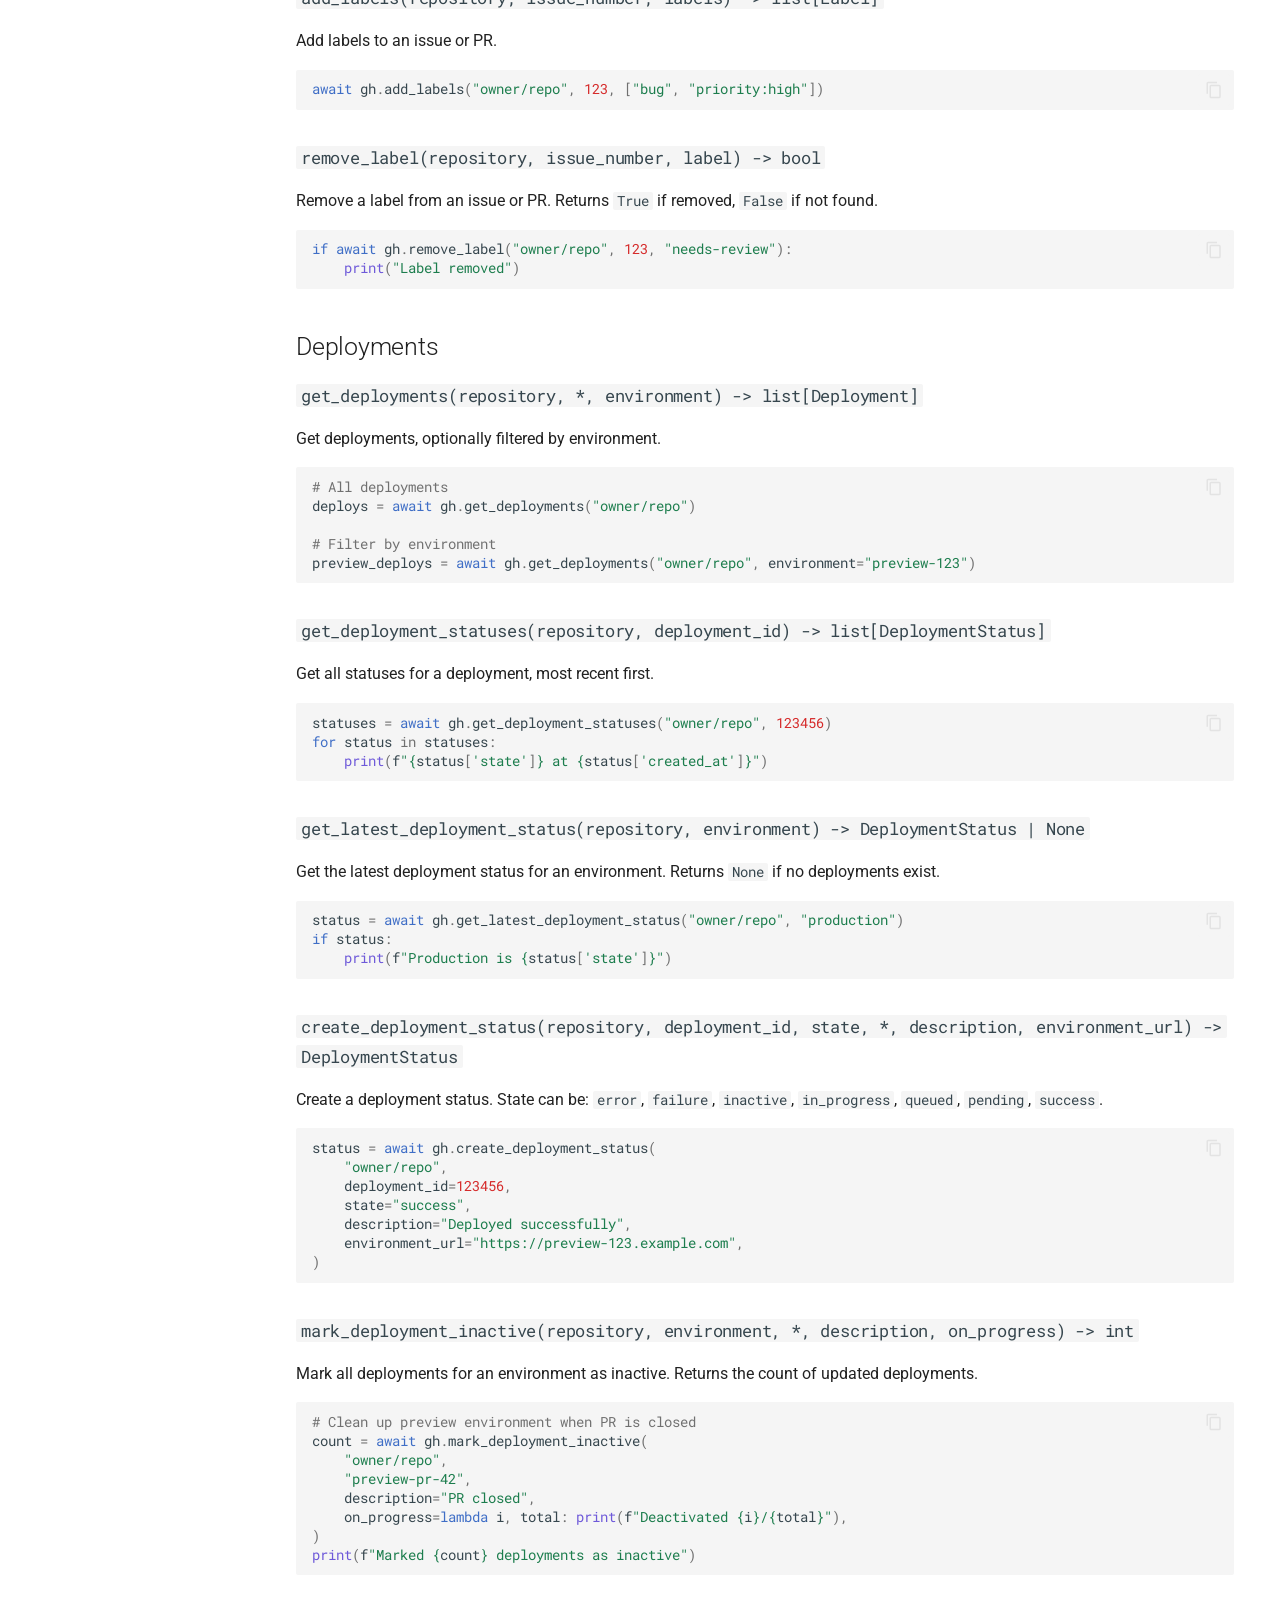
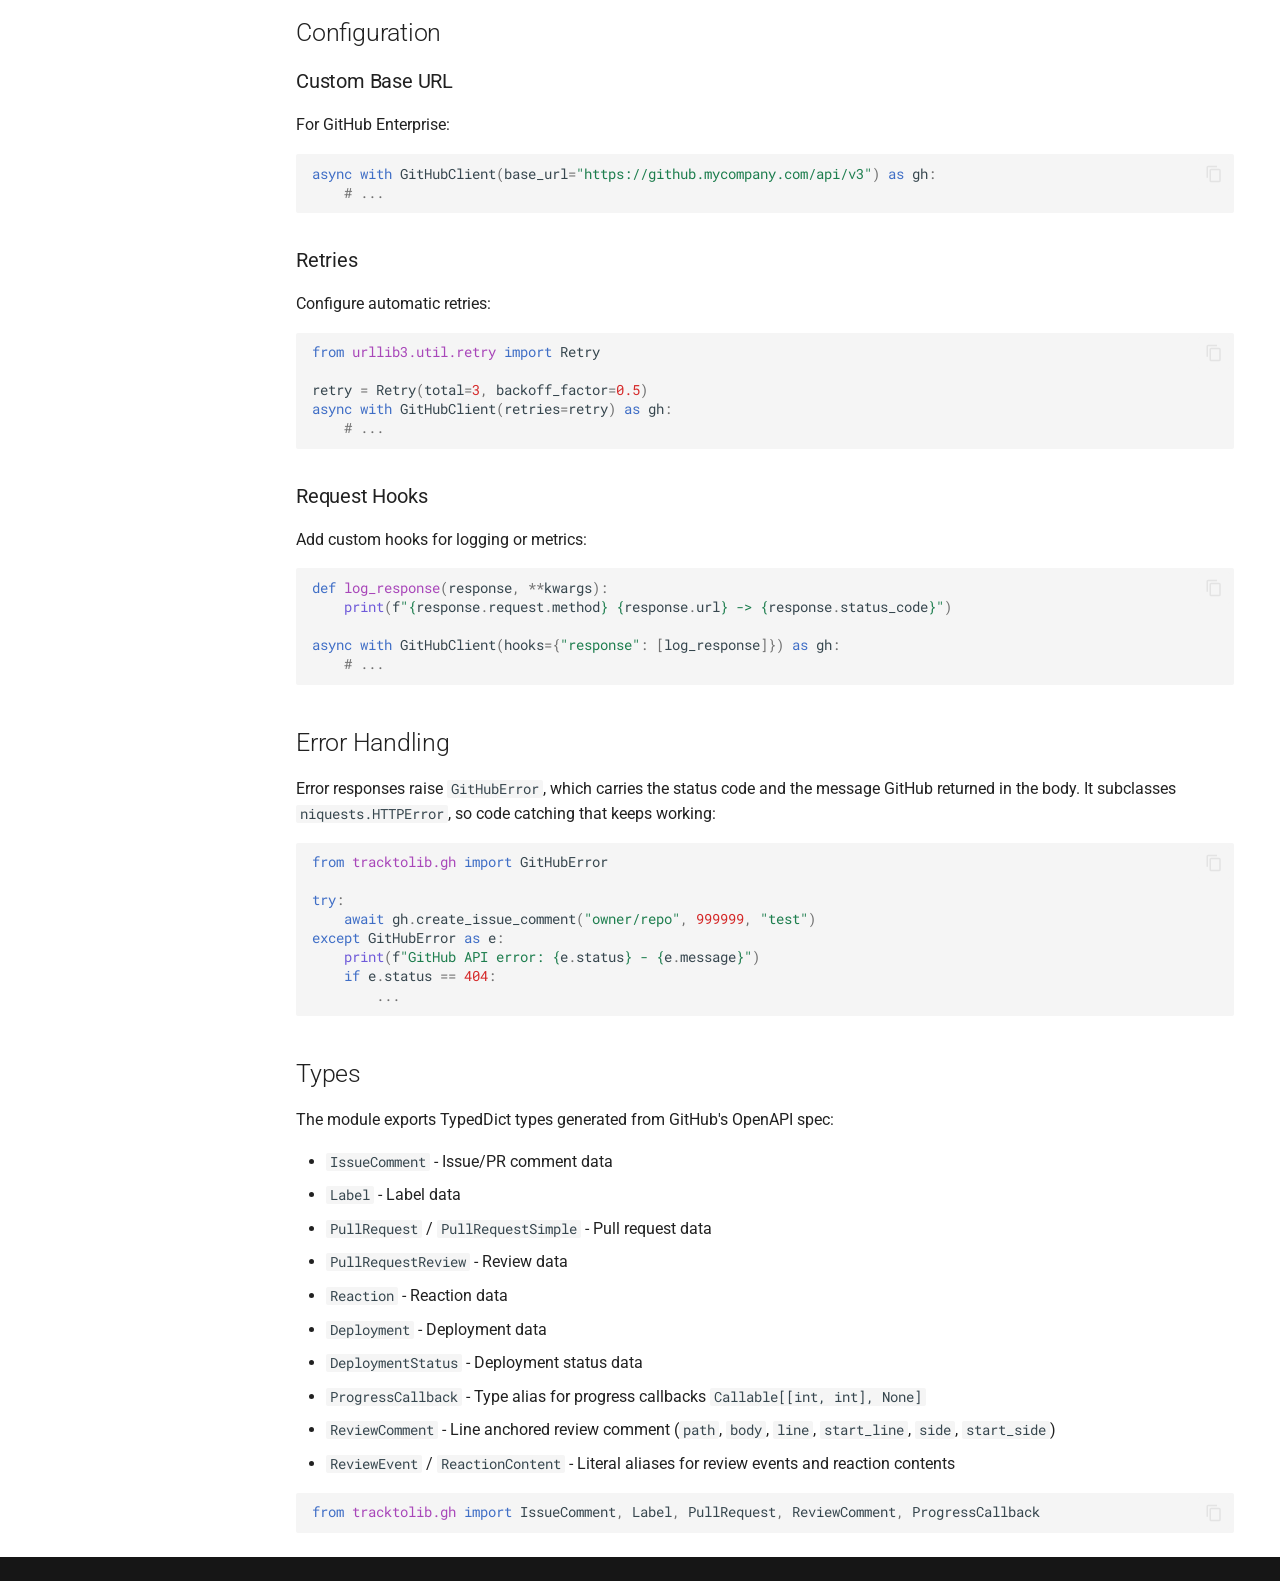
<file: modules/gh/index.html>
<!doctype html>
<html lang="en" class="no-js">
  <head>
    
      <meta charset="utf-8">
      <meta name="viewport" content="width=device-width,initial-scale=1">
      
        <meta name="description" content="Tracktor Swiss-knife Utility library for Python.">
      
      
        <meta name="author" content="Tracktor">
      
      
        <link rel="canonical" href="https://tracktor.github.io/tracktolib/modules/gh/">
      
      
      
      
        
      
      
      <link rel="icon" href="../../assets/images/favicon.png">
      <meta name="generator" content="mkdocs-1.6.1, mkdocs-material-9.7.1">
    
    
      
        <title>GitHub - Tracktolib</title>
      
    
    
      <link rel="stylesheet" href="../../assets/stylesheets/main.484c7ddc.min.css">
      
        
        <link rel="stylesheet" href="../../assets/stylesheets/palette.ab4e12ef.min.css">
      
      


    
    
      
    
    
      
        
        
        <link rel="preconnect" href="https://fonts.gstatic.com" crossorigin>
        <link rel="stylesheet" href="https://fonts.googleapis.com/css?family=Roboto:300,300i,400,400i,700,700i%7CRoboto+Mono:400,400i,700,700i&display=fallback">
        <style>:root{--md-text-font:"Roboto";--md-code-font:"Roboto Mono"}</style>
      
    
    
      <link rel="stylesheet" href="../../stylesheets/extra.css">
    
    <script>__md_scope=new URL("../..",location),__md_hash=e=>[...e].reduce(((e,_)=>(e<<5)-e+_.charCodeAt(0)),0),__md_get=(e,_=localStorage,t=__md_scope)=>JSON.parse(_.getItem(t.pathname+"."+e)),__md_set=(e,_,t=localStorage,a=__md_scope)=>{try{t.setItem(a.pathname+"."+e,JSON.stringify(_))}catch(e){}}</script>
    
      

    
    
  </head>
  
  
    
    
      
    
    
    
    
    <body dir="ltr" data-md-color-scheme="default" data-md-color-primary="custom" data-md-color-accent="teal">
  
    
    <input class="md-toggle" data-md-toggle="drawer" type="checkbox" id="__drawer" autocomplete="off">
    <input class="md-toggle" data-md-toggle="search" type="checkbox" id="__search" autocomplete="off">
    <label class="md-overlay" for="__drawer"></label>
    <div data-md-component="skip">
      
        
        <a href="#github" class="md-skip">
          Skip to content
        </a>
      
    </div>
    <div data-md-component="announce">
      
    </div>
    
    
      

  

<header class="md-header md-header--shadow" data-md-component="header">
  <nav class="md-header__inner md-grid" aria-label="Header">
    <a href="../.." title="Tracktolib" class="md-header__button md-logo" aria-label="Tracktolib" data-md-component="logo">
      
  
  <svg xmlns="http://www.w3.org/2000/svg" viewBox="0 0 24 24"><path d="M12 8a3 3 0 0 0 3-3 3 3 0 0 0-3-3 3 3 0 0 0-3 3 3 3 0 0 0 3 3m0 3.54C9.64 9.35 6.5 8 3 8v11c3.5 0 6.64 1.35 9 3.54 2.36-2.19 5.5-3.54 9-3.54V8c-3.5 0-6.64 1.35-9 3.54"/></svg>

    </a>
    <label class="md-header__button md-icon" for="__drawer">
      
      <svg xmlns="http://www.w3.org/2000/svg" viewBox="0 0 24 24"><path d="M3 6h18v2H3zm0 5h18v2H3zm0 5h18v2H3z"/></svg>
    </label>
    <div class="md-header__title" data-md-component="header-title">
      <div class="md-header__ellipsis">
        <div class="md-header__topic">
          <span class="md-ellipsis">
            Tracktolib
          </span>
        </div>
        <div class="md-header__topic" data-md-component="header-topic">
          <span class="md-ellipsis">
            
              GitHub
            
          </span>
        </div>
      </div>
    </div>
    
      
        <form class="md-header__option" data-md-component="palette">
  
    
    
    
    <input class="md-option" data-md-color-media="(prefers-color-scheme: light)" data-md-color-scheme="default" data-md-color-primary="custom" data-md-color-accent="teal"  aria-label="Switch to dark mode"  type="radio" name="__palette" id="__palette_0">
    
      <label class="md-header__button md-icon" title="Switch to dark mode" for="__palette_1" hidden>
        <svg xmlns="http://www.w3.org/2000/svg" viewBox="0 0 24 24"><path d="M12 8a4 4 0 0 0-4 4 4 4 0 0 0 4 4 4 4 0 0 0 4-4 4 4 0 0 0-4-4m0 10a6 6 0 0 1-6-6 6 6 0 0 1 6-6 6 6 0 0 1 6 6 6 6 0 0 1-6 6m8-9.31V4h-4.69L12 .69 8.69 4H4v4.69L.69 12 4 15.31V20h4.69L12 23.31 15.31 20H20v-4.69L23.31 12z"/></svg>
      </label>
    
  
    
    
    
    <input class="md-option" data-md-color-media="(prefers-color-scheme: dark)" data-md-color-scheme="slate" data-md-color-primary="custom" data-md-color-accent="teal"  aria-label="Switch to light mode"  type="radio" name="__palette" id="__palette_1">
    
      <label class="md-header__button md-icon" title="Switch to light mode" for="__palette_0" hidden>
        <svg xmlns="http://www.w3.org/2000/svg" viewBox="0 0 24 24"><path d="M12 18c-.89 0-1.74-.2-2.5-.55C11.56 16.5 13 14.42 13 12s-1.44-4.5-3.5-5.45C10.26 6.2 11.11 6 12 6a6 6 0 0 1 6 6 6 6 0 0 1-6 6m8-9.31V4h-4.69L12 .69 8.69 4H4v4.69L.69 12 4 15.31V20h4.69L12 23.31 15.31 20H20v-4.69L23.31 12z"/></svg>
      </label>
    
  
</form>
      
    
    
      <script>var palette=__md_get("__palette");if(palette&&palette.color){if("(prefers-color-scheme)"===palette.color.media){var media=matchMedia("(prefers-color-scheme: light)"),input=document.querySelector(media.matches?"[data-md-color-media='(prefers-color-scheme: light)']":"[data-md-color-media='(prefers-color-scheme: dark)']");palette.color.media=input.getAttribute("data-md-color-media"),palette.color.scheme=input.getAttribute("data-md-color-scheme"),palette.color.primary=input.getAttribute("data-md-color-primary"),palette.color.accent=input.getAttribute("data-md-color-accent")}for(var[key,value]of Object.entries(palette.color))document.body.setAttribute("data-md-color-"+key,value)}</script>
    
    
    
      
      
        <label class="md-header__button md-icon" for="__search">
          
          <svg xmlns="http://www.w3.org/2000/svg" viewBox="0 0 24 24"><path d="M9.5 3A6.5 6.5 0 0 1 16 9.5c0 1.61-.59 3.09-1.56 4.23l.27.27h.79l5 5-1.5 1.5-5-5v-.79l-.27-.27A6.52 6.52 0 0 1 9.5 16 6.5 6.5 0 0 1 3 9.5 6.5 6.5 0 0 1 9.5 3m0 2C7 5 5 7 5 9.5S7 14 9.5 14 14 12 14 9.5 12 5 9.5 5"/></svg>
        </label>
        <div class="md-search" data-md-component="search" role="dialog">
  <label class="md-search__overlay" for="__search"></label>
  <div class="md-search__inner" role="search">
    <form class="md-search__form" name="search">
      <input type="text" class="md-search__input" name="query" aria-label="Search" placeholder="Search" autocapitalize="off" autocorrect="off" autocomplete="off" spellcheck="false" data-md-component="search-query" required>
      <label class="md-search__icon md-icon" for="__search">
        
        <svg xmlns="http://www.w3.org/2000/svg" viewBox="0 0 24 24"><path d="M9.5 3A6.5 6.5 0 0 1 16 9.5c0 1.61-.59 3.09-1.56 4.23l.27.27h.79l5 5-1.5 1.5-5-5v-.79l-.27-.27A6.52 6.52 0 0 1 9.5 16 6.5 6.5 0 0 1 3 9.5 6.5 6.5 0 0 1 9.5 3m0 2C7 5 5 7 5 9.5S7 14 9.5 14 14 12 14 9.5 12 5 9.5 5"/></svg>
        
        <svg xmlns="http://www.w3.org/2000/svg" viewBox="0 0 24 24"><path d="M20 11v2H8l5.5 5.5-1.42 1.42L4.16 12l7.92-7.92L13.5 5.5 8 11z"/></svg>
      </label>
      <nav class="md-search__options" aria-label="Search">
        
        <button type="reset" class="md-search__icon md-icon" title="Clear" aria-label="Clear" tabindex="-1">
          
          <svg xmlns="http://www.w3.org/2000/svg" viewBox="0 0 24 24"><path d="M19 6.41 17.59 5 12 10.59 6.41 5 5 6.41 10.59 12 5 17.59 6.41 19 12 13.41 17.59 19 19 17.59 13.41 12z"/></svg>
        </button>
      </nav>
      
        <div class="md-search__suggest" data-md-component="search-suggest"></div>
      
    </form>
    <div class="md-search__output">
      <div class="md-search__scrollwrap" tabindex="0" data-md-scrollfix>
        <div class="md-search-result" data-md-component="search-result">
          <div class="md-search-result__meta">
            Initializing search
          </div>
          <ol class="md-search-result__list" role="presentation"></ol>
        </div>
      </div>
    </div>
  </div>
</div>
      
    
    
      <div class="md-header__source">
        <a href="https://github.com/Getsoren/tracktolib" title="Go to repository" class="md-source" data-md-component="source">
  <div class="md-source__icon md-icon">
    
    <svg xmlns="http://www.w3.org/2000/svg" viewBox="0 0 448 512"><!--! Font Awesome Free 7.1.0 by @fontawesome - https://fontawesome.com License - https://fontawesome.com/license/free (Icons: CC BY 4.0, Fonts: SIL OFL 1.1, Code: MIT License) Copyright 2025 Fonticons, Inc.--><path d="M439.6 236.1 244 40.5c-5.4-5.5-12.8-8.5-20.4-8.5s-15 3-20.4 8.4L162.5 81l51.5 51.5c27.1-9.1 52.7 16.8 43.4 43.7l49.7 49.7c34.2-11.8 61.2 31 35.5 56.7-26.5 26.5-70.2-2.9-56-37.3L240.3 199v121.9c25.3 12.5 22.3 41.8 9.1 55-6.4 6.4-15.2 10.1-24.3 10.1s-17.8-3.6-24.3-10.1c-17.6-17.6-11.1-46.9 11.2-56v-123c-20.8-8.5-24.6-30.7-18.6-45L142.6 101 8.5 235.1C3 240.6 0 247.9 0 255.5s3 15 8.5 20.4l195.6 195.7c5.4 5.4 12.7 8.4 20.4 8.4s15-3 20.4-8.4l194.7-194.7c5.4-5.4 8.4-12.8 8.4-20.4s-3-15-8.4-20.4"/></svg>
  </div>
  <div class="md-source__repository">
    Tracktor/tracktolib
  </div>
</a>
      </div>
    
  </nav>
  
</header>
    
    <div class="md-container" data-md-component="container">
      
      
        
          
        
      
      <main class="md-main" data-md-component="main">
        <div class="md-main__inner md-grid">
          
            
              
              <div class="md-sidebar md-sidebar--primary" data-md-component="sidebar" data-md-type="navigation" >
                <div class="md-sidebar__scrollwrap">
                  <div class="md-sidebar__inner">
                    



  

<nav class="md-nav md-nav--primary md-nav--integrated" aria-label="Navigation" data-md-level="0">
  <label class="md-nav__title" for="__drawer">
    <a href="../.." title="Tracktolib" class="md-nav__button md-logo" aria-label="Tracktolib" data-md-component="logo">
      
  
  <svg xmlns="http://www.w3.org/2000/svg" viewBox="0 0 24 24"><path d="M12 8a3 3 0 0 0 3-3 3 3 0 0 0-3-3 3 3 0 0 0-3 3 3 3 0 0 0 3 3m0 3.54C9.64 9.35 6.5 8 3 8v11c3.5 0 6.64 1.35 9 3.54 2.36-2.19 5.5-3.54 9-3.54V8c-3.5 0-6.64 1.35-9 3.54"/></svg>

    </a>
    Tracktolib
  </label>
  
    <div class="md-nav__source">
      <a href="https://github.com/Getsoren/tracktolib" title="Go to repository" class="md-source" data-md-component="source">
  <div class="md-source__icon md-icon">
    
    <svg xmlns="http://www.w3.org/2000/svg" viewBox="0 0 448 512"><!--! Font Awesome Free 7.1.0 by @fontawesome - https://fontawesome.com License - https://fontawesome.com/license/free (Icons: CC BY 4.0, Fonts: SIL OFL 1.1, Code: MIT License) Copyright 2025 Fonticons, Inc.--><path d="M439.6 236.1 244 40.5c-5.4-5.5-12.8-8.5-20.4-8.5s-15 3-20.4 8.4L162.5 81l51.5 51.5c27.1-9.1 52.7 16.8 43.4 43.7l49.7 49.7c34.2-11.8 61.2 31 35.5 56.7-26.5 26.5-70.2-2.9-56-37.3L240.3 199v121.9c25.3 12.5 22.3 41.8 9.1 55-6.4 6.4-15.2 10.1-24.3 10.1s-17.8-3.6-24.3-10.1c-17.6-17.6-11.1-46.9 11.2-56v-123c-20.8-8.5-24.6-30.7-18.6-45L142.6 101 8.5 235.1C3 240.6 0 247.9 0 255.5s3 15 8.5 20.4l195.6 195.7c5.4 5.4 12.7 8.4 20.4 8.4s15-3 20.4-8.4l194.7-194.7c5.4-5.4 8.4-12.8 8.4-20.4s-3-15-8.4-20.4"/></svg>
  </div>
  <div class="md-source__repository">
    Tracktor/tracktolib
  </div>
</a>
    </div>
  
  <ul class="md-nav__list" data-md-scrollfix>
    
      
      
  
  
  
  
    <li class="md-nav__item">
      <a href="../.." class="md-nav__link">
        
  
  
  <span class="md-ellipsis">
    
  
    Introduction
  

    
  </span>
  
  

      </a>
    </li>
  

    
      
      
  
  
  
  
    
    
    
    
      
        
        
      
    
    
    <li class="md-nav__item md-nav__item--section md-nav__item--nested">
      
        
        
          
        
        <input class="md-nav__toggle md-toggle md-toggle--indeterminate" type="checkbox" id="__nav_2" >
        
          
          <label class="md-nav__link" for="__nav_2" id="__nav_2_label" tabindex="">
            
  
  
  <span class="md-ellipsis">
    
  
    Modules
  

    
  </span>
  
  

            <span class="md-nav__icon md-icon"></span>
          </label>
        
        <nav class="md-nav" data-md-level="1" aria-labelledby="__nav_2_label" aria-expanded="false">
          <label class="md-nav__title" for="__nav_2">
            <span class="md-nav__icon md-icon"></span>
            
  
    Modules
  

          </label>
          <ul class="md-nav__list" data-md-scrollfix>
            
              
                
  
  
  
  
    <li class="md-nav__item">
      <a href="../" class="md-nav__link">
        
  
  
  <span class="md-ellipsis">
    
  
    Overview
  

    
  </span>
  
  

      </a>
    </li>
  

              
            
              
                
  
  
  
  
    <li class="md-nav__item">
      <a href="../logs/" class="md-nav__link">
        
  
  
  <span class="md-ellipsis">
    
  
    Logs
  

    
  </span>
  
  

      </a>
    </li>
  

              
            
              
                
  
  
  
  
    <li class="md-nav__item">
      <a href="../pg/" class="md-nav__link">
        
  
  
  <span class="md-ellipsis">
    
  
    PostgreSQL (Async)
  

    
  </span>
  
  

      </a>
    </li>
  

              
            
              
                
  
  
  
  
    <li class="md-nav__item">
      <a href="../pg-sync/" class="md-nav__link">
        
  
  
  <span class="md-ellipsis">
    
  
    PostgreSQL (Sync)
  

    
  </span>
  
  

      </a>
    </li>
  

              
            
              
                
  
  
  
  
    <li class="md-nav__item">
      <a href="../s3/" class="md-nav__link">
        
  
  
  <span class="md-ellipsis">
    
  
    S3 (Async)
  

    
  </span>
  
  

      </a>
    </li>
  

              
            
              
                
  
  
  
  
    <li class="md-nav__item">
      <a href="../s3-minio/" class="md-nav__link">
        
  
  
  <span class="md-ellipsis">
    
  
    S3 (MinIO)
  

    
  </span>
  
  

      </a>
    </li>
  

              
            
              
                
  
  
  
  
    <li class="md-nav__item">
      <a href="../s3-niquests/" class="md-nav__link">
        
  
  
  <span class="md-ellipsis">
    
  
    S3 (Niquests)
  

    
  </span>
  
  

      </a>
    </li>
  

              
            
              
                
  
  
  
  
    <li class="md-nav__item">
      <a href="../api/" class="md-nav__link">
        
  
  
  <span class="md-ellipsis">
    
  
    API (FastAPI)
  

    
  </span>
  
  

      </a>
    </li>
  

              
            
              
                
  
  
  
  
    <li class="md-nav__item">
      <a href="../tests/" class="md-nav__link">
        
  
  
  <span class="md-ellipsis">
    
  
    Tests
  

    
  </span>
  
  

      </a>
    </li>
  

              
            
          </ul>
        </nav>
      
    </li>
  

    
  </ul>
</nav>
                  </div>
                </div>
              </div>
            
            
          
          
            <div class="md-content" data-md-component="content">
              
              <article class="md-content__inner md-typeset">
                
                  


  
  


<h1 id="github">GitHub</h1>
<p>GitHub API helpers using <a href="https://github.com/jawah/niquests">niquests</a>.</p>
<h2 id="installation">Installation</h2>
<div class="highlight"><pre><span></span><code><a id="__codelineno-0-1" name="__codelineno-0-1" href="#__codelineno-0-1"></a>uv<span class="w"> </span>add<span class="w"> </span>tracktolib<span class="o">[</span>gh<span class="o">]</span>
</code></pre></div>
<h2 id="dependencies">Dependencies</h2>
<ul>
<li><a href="https://github.com/jawah/niquests">niquests</a> - Modern HTTP client with HTTP/3 support</li>
</ul>
<h2 id="overview">Overview</h2>
<p>This module provides an async client for the <a href="https://docs.github.com/en/rest">GitHub REST API</a>:</p>
<ul>
<li>Issue and PR comment management (create, delete, idempotent operations, reactions)</li>
<li>Label management (add, remove, list)</li>
<li>Pull requests (get, list, diff, reviews)</li>
<li>Collaborator permissions</li>
<li>Deployment status management (list, mark inactive)</li>
<li>GitHub App authentication (installation tokens, renewed automatically)</li>
</ul>
<h2 id="authentication">Authentication</h2>
<p>The client uses the <code>GITHUB_TOKEN</code> environment variable by default:</p>
<div class="highlight"><pre><span></span><code><a id="__codelineno-1-1" name="__codelineno-1-1" href="#__codelineno-1-1"></a><span class="kn">from</span><span class="w"> </span><span class="nn">tracktolib.gh</span><span class="w"> </span><span class="kn">import</span> <span class="n">GitHubClient</span>
<a id="__codelineno-1-2" name="__codelineno-1-2" href="#__codelineno-1-2"></a>
<a id="__codelineno-1-3" name="__codelineno-1-3" href="#__codelineno-1-3"></a><span class="k">async</span> <span class="k">with</span> <span class="n">GitHubClient</span><span class="p">()</span> <span class="k">as</span> <span class="n">gh</span><span class="p">:</span>
<a id="__codelineno-1-4" name="__codelineno-1-4" href="#__codelineno-1-4"></a>    <span class="c1"># ... use client</span>
</code></pre></div>
<p>Or pass a token explicitly:</p>
<div class="highlight"><pre><span></span><code><a id="__codelineno-2-1" name="__codelineno-2-1" href="#__codelineno-2-1"></a><span class="k">async</span> <span class="k">with</span> <span class="n">GitHubClient</span><span class="p">(</span><span class="n">token</span><span class="o">=</span><span class="s2">&quot;ghp_xxx&quot;</span><span class="p">)</span> <span class="k">as</span> <span class="n">gh</span><span class="p">:</span>
<a id="__codelineno-2-2" name="__codelineno-2-2" href="#__codelineno-2-2"></a>    <span class="c1"># ... use client</span>
</code></pre></div>
<h3 id="github-app">GitHub App</h3>
<p><code>GitHubApp</code> authenticates as a GitHub App and hands out clients acting as one of its installations. It needs the
<code>gh-app</code> extra (adds <a href="https://cryptography.io">cryptography</a> to sign the app JWT):</p>
<div class="highlight"><pre><span></span><code><a id="__codelineno-3-1" name="__codelineno-3-1" href="#__codelineno-3-1"></a>uv<span class="w"> </span>add<span class="w"> </span>tracktolib<span class="o">[</span>gh-app<span class="o">]</span>
</code></pre></div>
<div class="highlight"><pre><span></span><code><a id="__codelineno-4-1" name="__codelineno-4-1" href="#__codelineno-4-1"></a><span class="kn">from</span><span class="w"> </span><span class="nn">tracktolib.gh.app</span><span class="w"> </span><span class="kn">import</span> <span class="n">GitHubApp</span>
<a id="__codelineno-4-2" name="__codelineno-4-2" href="#__codelineno-4-2"></a>
<a id="__codelineno-4-3" name="__codelineno-4-3" href="#__codelineno-4-3"></a><span class="k">async</span> <span class="k">with</span> <span class="n">GitHubApp</span><span class="p">(</span><span class="n">app_id</span><span class="o">=</span><span class="s2">&quot;123456&quot;</span><span class="p">,</span> <span class="n">private_key</span><span class="o">=</span><span class="n">pem</span><span class="p">)</span> <span class="k">as</span> <span class="n">app</span><span class="p">:</span>
<a id="__codelineno-4-4" name="__codelineno-4-4" href="#__codelineno-4-4"></a>    <span class="n">installation</span> <span class="o">=</span> <span class="k">await</span> <span class="n">app</span><span class="o">.</span><span class="n">get_installation</span><span class="p">(</span><span class="s2">&quot;my-org&quot;</span><span class="p">)</span>
<a id="__codelineno-4-5" name="__codelineno-4-5" href="#__codelineno-4-5"></a>    <span class="k">async</span> <span class="k">with</span> <span class="n">app</span><span class="o">.</span><span class="n">client</span><span class="p">(</span><span class="n">installation</span><span class="p">[</span><span class="s2">&quot;id&quot;</span><span class="p">])</span> <span class="k">as</span> <span class="n">gh</span><span class="p">:</span>
<a id="__codelineno-4-6" name="__codelineno-4-6" href="#__codelineno-4-6"></a>        <span class="n">repositories</span> <span class="o">=</span> <span class="k">await</span> <span class="n">gh</span><span class="o">.</span><span class="n">list_installation_repositories</span><span class="p">()</span>
</code></pre></div>
<p>The installation token is minted on the first request and renewed 5 minutes before it expires, for as long as the
client lives. Narrow it with <code>permissions={"issues": "write"}</code> or <code>repositories=["repo"]</code>.</p>
<table>
<thead>
<tr>
<th>Method</th>
<th>Description</th>
</tr>
</thead>
<tbody>
<tr>
<td><code>jwt()</code></td>
<td>RS256 JWT authenticating as the App (9 minutes)</td>
</tr>
<tr>
<td><code>list_installations()</code></td>
<td>Accounts the App is installed on</td>
</tr>
<tr>
<td><code>get_installation(account)</code></td>
<td>Installation on a user or org login, <code>None</code> when not installed</td>
</tr>
<tr>
<td><code>create_installation_token(installation_id, *, permissions, repositories)</code></td>
<td>Mint a one-hour token yourself</td>
</tr>
<tr>
<td><code>installation_auth(installation_id, ...)</code></td>
<td>niquests auth for <code>GitHubClient(auth=...)</code> or any session</td>
</tr>
<tr>
<td><code>client(installation_id, ...)</code></td>
<td><code>GitHubClient</code> acting as the installation</td>
</tr>
</tbody>
</table>
<h2 id="issue-comments">Issue Comments</h2>
<h3 id="get_issue_commentsrepository-issue_number-listissuecomment"><code>get_issue_comments(repository, issue_number) -&gt; list[IssueComment]</code></h3>
<p>Get all comments on an issue or PR.</p>
<div class="highlight"><pre><span></span><code><a id="__codelineno-5-1" name="__codelineno-5-1" href="#__codelineno-5-1"></a><span class="n">comments</span> <span class="o">=</span> <span class="k">await</span> <span class="n">gh</span><span class="o">.</span><span class="n">get_issue_comments</span><span class="p">(</span><span class="s2">&quot;owner/repo&quot;</span><span class="p">,</span> <span class="mi">123</span><span class="p">)</span>
<a id="__codelineno-5-2" name="__codelineno-5-2" href="#__codelineno-5-2"></a><span class="k">for</span> <span class="n">c</span> <span class="ow">in</span> <span class="n">comments</span><span class="p">:</span>
<a id="__codelineno-5-3" name="__codelineno-5-3" href="#__codelineno-5-3"></a>    <span class="nb">print</span><span class="p">(</span><span class="sa">f</span><span class="s2">&quot;</span><span class="si">{</span><span class="n">c</span><span class="p">[</span><span class="s1">&#39;user&#39;</span><span class="p">][</span><span class="s1">&#39;login&#39;</span><span class="p">]</span><span class="si">}</span><span class="s2">: </span><span class="si">{</span><span class="n">c</span><span class="p">[</span><span class="s1">&#39;body&#39;</span><span class="p">]</span><span class="si">}</span><span class="s2">&quot;</span><span class="p">)</span>
</code></pre></div>
<h3 id="create_issue_commentrepository-issue_number-body-issuecomment"><code>create_issue_comment(repository, issue_number, body) -&gt; IssueComment</code></h3>
<p>Create a comment on an issue or PR.</p>
<div class="highlight"><pre><span></span><code><a id="__codelineno-6-1" name="__codelineno-6-1" href="#__codelineno-6-1"></a><span class="n">comment</span> <span class="o">=</span> <span class="k">await</span> <span class="n">gh</span><span class="o">.</span><span class="n">create_issue_comment</span><span class="p">(</span><span class="s2">&quot;owner/repo&quot;</span><span class="p">,</span> <span class="mi">123</span><span class="p">,</span> <span class="s2">&quot;Hello from bot!&quot;</span><span class="p">)</span>
<a id="__codelineno-6-2" name="__codelineno-6-2" href="#__codelineno-6-2"></a><span class="nb">print</span><span class="p">(</span><span class="sa">f</span><span class="s2">&quot;Created comment </span><span class="si">{</span><span class="n">comment</span><span class="p">[</span><span class="s1">&#39;id&#39;</span><span class="p">]</span><span class="si">}</span><span class="s2">&quot;</span><span class="p">)</span>
</code></pre></div>
<h3 id="delete_issue_commentrepository-comment_id-none"><code>delete_issue_comment(repository, comment_id) -&gt; None</code></h3>
<p>Delete a comment by ID.</p>
<div class="highlight"><pre><span></span><code><a id="__codelineno-7-1" name="__codelineno-7-1" href="#__codelineno-7-1"></a><span class="k">await</span> <span class="n">gh</span><span class="o">.</span><span class="n">delete_issue_comment</span><span class="p">(</span><span class="s2">&quot;owner/repo&quot;</span><span class="p">,</span> <span class="mi">12345678</span><span class="p">)</span>
</code></pre></div>
<h3 id="find_comments_with_markerrepository-issue_number-marker-listint"><code>find_comments_with_marker(repository, issue_number, marker) -&gt; list[int]</code></h3>
<p>Find comment IDs containing a specific marker string.</p>
<div class="highlight"><pre><span></span><code><a id="__codelineno-8-1" name="__codelineno-8-1" href="#__codelineno-8-1"></a><span class="c1"># Find all bot comments</span>
<a id="__codelineno-8-2" name="__codelineno-8-2" href="#__codelineno-8-2"></a><span class="n">ids</span> <span class="o">=</span> <span class="k">await</span> <span class="n">gh</span><span class="o">.</span><span class="n">find_comments_with_marker</span><span class="p">(</span><span class="s2">&quot;owner/repo&quot;</span><span class="p">,</span> <span class="mi">123</span><span class="p">,</span> <span class="s2">&quot;&lt;!-- my-bot --&gt;&quot;</span><span class="p">)</span>
</code></pre></div>
<h3 id="delete_comments_with_markerrepository-issue_number-marker-on_progress-int"><code>delete_comments_with_marker(repository, issue_number, marker, *, on_progress) -&gt; int</code></h3>
<p>Delete all comments containing a specific marker. Returns the count of deleted comments.</p>
<div class="highlight"><pre><span></span><code><a id="__codelineno-9-1" name="__codelineno-9-1" href="#__codelineno-9-1"></a><span class="n">deleted</span> <span class="o">=</span> <span class="k">await</span> <span class="n">gh</span><span class="o">.</span><span class="n">delete_comments_with_marker</span><span class="p">(</span>
<a id="__codelineno-9-2" name="__codelineno-9-2" href="#__codelineno-9-2"></a>    <span class="s2">&quot;owner/repo&quot;</span><span class="p">,</span> <span class="mi">123</span><span class="p">,</span> <span class="s2">&quot;&lt;!-- preview-bot --&gt;&quot;</span><span class="p">,</span>
<a id="__codelineno-9-3" name="__codelineno-9-3" href="#__codelineno-9-3"></a>    <span class="n">on_progress</span><span class="o">=</span><span class="k">lambda</span> <span class="n">i</span><span class="p">,</span> <span class="n">total</span><span class="p">:</span> <span class="nb">print</span><span class="p">(</span><span class="sa">f</span><span class="s2">&quot;Deleted </span><span class="si">{</span><span class="n">i</span><span class="si">}</span><span class="s2">/</span><span class="si">{</span><span class="n">total</span><span class="si">}</span><span class="s2">&quot;</span><span class="p">)</span>
<a id="__codelineno-9-4" name="__codelineno-9-4" href="#__codelineno-9-4"></a><span class="p">)</span>
<a id="__codelineno-9-5" name="__codelineno-9-5" href="#__codelineno-9-5"></a><span class="nb">print</span><span class="p">(</span><span class="sa">f</span><span class="s2">&quot;Removed </span><span class="si">{</span><span class="n">deleted</span><span class="si">}</span><span class="s2"> old bot comments&quot;</span><span class="p">)</span>
</code></pre></div>
<h3 id="create_idempotent_commentrepository-issue_number-body-marker-issuecomment-none"><code>create_idempotent_comment(repository, issue_number, body, marker) -&gt; IssueComment | None</code></h3>
<p>Create a comment only if one with the marker doesn't already exist. Returns the created comment, or <code>None</code> if skipped.</p>
<div class="highlight"><pre><span></span><code><a id="__codelineno-10-1" name="__codelineno-10-1" href="#__codelineno-10-1"></a><span class="c1"># Only post once per PR</span>
<a id="__codelineno-10-2" name="__codelineno-10-2" href="#__codelineno-10-2"></a><span class="n">body</span> <span class="o">=</span> <span class="s2">&quot;&lt;!-- ci-status --&gt;</span><span class="se">\n</span><span class="s2">## Build Status</span><span class="se">\n</span><span class="s2">...&quot;</span>
<a id="__codelineno-10-3" name="__codelineno-10-3" href="#__codelineno-10-3"></a><span class="n">comment</span> <span class="o">=</span> <span class="k">await</span> <span class="n">gh</span><span class="o">.</span><span class="n">create_idempotent_comment</span><span class="p">(</span><span class="s2">&quot;owner/repo&quot;</span><span class="p">,</span> <span class="mi">123</span><span class="p">,</span> <span class="n">body</span><span class="p">,</span> <span class="s2">&quot;&lt;!-- ci-status --&gt;&quot;</span><span class="p">)</span>
<a id="__codelineno-10-4" name="__codelineno-10-4" href="#__codelineno-10-4"></a><span class="k">if</span> <span class="n">comment</span><span class="p">:</span>
<a id="__codelineno-10-5" name="__codelineno-10-5" href="#__codelineno-10-5"></a>    <span class="nb">print</span><span class="p">(</span><span class="s2">&quot;Posted new status comment&quot;</span><span class="p">)</span>
<a id="__codelineno-10-6" name="__codelineno-10-6" href="#__codelineno-10-6"></a><span class="k">else</span><span class="p">:</span>
<a id="__codelineno-10-7" name="__codelineno-10-7" href="#__codelineno-10-7"></a>    <span class="nb">print</span><span class="p">(</span><span class="s2">&quot;Status comment already exists&quot;</span><span class="p">)</span>
</code></pre></div>
<h3 id="create_reactionrepository-comment_id-content-reaction"><code>create_reaction(repository, comment_id, content) -&gt; Reaction</code></h3>
<p>Create a reaction on an issue or PR comment. Content is one of <code>+1</code>, <code>-1</code>, <code>laugh</code>, <code>confused</code>, <code>heart</code>, <code>hooray</code>,
<code>rocket</code>, <code>eyes</code>.</p>
<div class="highlight"><pre><span></span><code><a id="__codelineno-11-1" name="__codelineno-11-1" href="#__codelineno-11-1"></a><span class="c1"># Acknowledge a bot command</span>
<a id="__codelineno-11-2" name="__codelineno-11-2" href="#__codelineno-11-2"></a><span class="k">await</span> <span class="n">gh</span><span class="o">.</span><span class="n">create_reaction</span><span class="p">(</span><span class="s2">&quot;owner/repo&quot;</span><span class="p">,</span> <span class="mi">12345678</span><span class="p">,</span> <span class="s2">&quot;eyes&quot;</span><span class="p">)</span>
</code></pre></div>
<h2 id="pull-requests">Pull Requests</h2>
<h3 id="list_pull_requestsrepository-state-head-base-listpullrequestsimple"><code>list_pull_requests(repository, *, state, head, base) -&gt; list[PullRequestSimple]</code></h3>
<p>List pull requests, optionally filtered by state (<code>open</code>, <code>closed</code>, <code>all</code>), head or base branch.</p>
<div class="highlight"><pre><span></span><code><a id="__codelineno-12-1" name="__codelineno-12-1" href="#__codelineno-12-1"></a><span class="n">prs</span> <span class="o">=</span> <span class="k">await</span> <span class="n">gh</span><span class="o">.</span><span class="n">list_pull_requests</span><span class="p">(</span><span class="s2">&quot;owner/repo&quot;</span><span class="p">,</span> <span class="n">state</span><span class="o">=</span><span class="s2">&quot;open&quot;</span><span class="p">,</span> <span class="n">base</span><span class="o">=</span><span class="s2">&quot;master&quot;</span><span class="p">)</span>
</code></pre></div>
<h3 id="get_pull_requestrepository-number-pullrequest"><code>get_pull_request(repository, number) -&gt; PullRequest</code></h3>
<p>Get a single pull request. Unlike <code>list_pull_requests</code>, it returns the full payload (<code>changed_files</code>, <code>additions</code>,
<code>mergeable</code>, ...).</p>
<div class="highlight"><pre><span></span><code><a id="__codelineno-13-1" name="__codelineno-13-1" href="#__codelineno-13-1"></a><span class="n">pr</span> <span class="o">=</span> <span class="k">await</span> <span class="n">gh</span><span class="o">.</span><span class="n">get_pull_request</span><span class="p">(</span><span class="s2">&quot;owner/repo&quot;</span><span class="p">,</span> <span class="mi">42</span><span class="p">)</span>
<a id="__codelineno-13-2" name="__codelineno-13-2" href="#__codelineno-13-2"></a><span class="nb">print</span><span class="p">(</span><span class="n">pr</span><span class="p">[</span><span class="s2">&quot;title&quot;</span><span class="p">],</span> <span class="n">pr</span><span class="p">[</span><span class="s2">&quot;head&quot;</span><span class="p">][</span><span class="s2">&quot;sha&quot;</span><span class="p">],</span> <span class="n">pr</span><span class="p">[</span><span class="s2">&quot;changed_files&quot;</span><span class="p">])</span>
</code></pre></div>
<h3 id="get_pull_request_diffrepository-number-str"><code>get_pull_request_diff(repository, number) -&gt; str</code></h3>
<p>Get the unified diff of a pull request (sent with the <code>application/vnd.github.v3.diff</code> media type).</p>
<div class="highlight"><pre><span></span><code><a id="__codelineno-14-1" name="__codelineno-14-1" href="#__codelineno-14-1"></a><span class="n">diff</span> <span class="o">=</span> <span class="k">await</span> <span class="n">gh</span><span class="o">.</span><span class="n">get_pull_request_diff</span><span class="p">(</span><span class="s2">&quot;owner/repo&quot;</span><span class="p">,</span> <span class="mi">42</span><span class="p">)</span>
</code></pre></div>
<h3 id="create_pull_request_reviewrepository-number-body-event-comments-commit_id-pullrequestreview"><code>create_pull_request_review(repository, number, *, body, event, comments, commit_id) -&gt; PullRequestReview</code></h3>
<p>Create a review, optionally with line anchored comments. Event is one of <code>APPROVE</code>, <code>REQUEST_CHANGES</code> or <code>COMMENT</code>
(the default).</p>
<div class="highlight"><pre><span></span><code><a id="__codelineno-15-1" name="__codelineno-15-1" href="#__codelineno-15-1"></a><span class="k">await</span> <span class="n">gh</span><span class="o">.</span><span class="n">create_pull_request_review</span><span class="p">(</span>
<a id="__codelineno-15-2" name="__codelineno-15-2" href="#__codelineno-15-2"></a>    <span class="s2">&quot;owner/repo&quot;</span><span class="p">,</span>
<a id="__codelineno-15-3" name="__codelineno-15-3" href="#__codelineno-15-3"></a>    <span class="mi">42</span><span class="p">,</span>
<a id="__codelineno-15-4" name="__codelineno-15-4" href="#__codelineno-15-4"></a>    <span class="n">body</span><span class="o">=</span><span class="s2">&quot;Found a few things&quot;</span><span class="p">,</span>
<a id="__codelineno-15-5" name="__codelineno-15-5" href="#__codelineno-15-5"></a>    <span class="n">event</span><span class="o">=</span><span class="s2">&quot;REQUEST_CHANGES&quot;</span><span class="p">,</span>
<a id="__codelineno-15-6" name="__codelineno-15-6" href="#__codelineno-15-6"></a>    <span class="n">comments</span><span class="o">=</span><span class="p">[</span>
<a id="__codelineno-15-7" name="__codelineno-15-7" href="#__codelineno-15-7"></a>        <span class="p">{</span><span class="s2">&quot;path&quot;</span><span class="p">:</span> <span class="s2">&quot;app/main.py&quot;</span><span class="p">,</span> <span class="s2">&quot;line&quot;</span><span class="p">:</span> <span class="mi">12</span><span class="p">,</span> <span class="s2">&quot;side&quot;</span><span class="p">:</span> <span class="s2">&quot;RIGHT&quot;</span><span class="p">,</span> <span class="s2">&quot;body&quot;</span><span class="p">:</span> <span class="s2">&quot;This can be None here&quot;</span><span class="p">},</span>
<a id="__codelineno-15-8" name="__codelineno-15-8" href="#__codelineno-15-8"></a>        <span class="p">{</span><span class="s2">&quot;path&quot;</span><span class="p">:</span> <span class="s2">&quot;app/main.py&quot;</span><span class="p">,</span> <span class="s2">&quot;start_line&quot;</span><span class="p">:</span> <span class="mi">20</span><span class="p">,</span> <span class="s2">&quot;line&quot;</span><span class="p">:</span> <span class="mi">24</span><span class="p">,</span> <span class="s2">&quot;side&quot;</span><span class="p">:</span> <span class="s2">&quot;RIGHT&quot;</span><span class="p">,</span> <span class="s2">&quot;body&quot;</span><span class="p">:</span> <span class="s2">&quot;Extract this block&quot;</span><span class="p">},</span>
<a id="__codelineno-15-9" name="__codelineno-15-9" href="#__codelineno-15-9"></a>    <span class="p">],</span>
<a id="__codelineno-15-10" name="__codelineno-15-10" href="#__codelineno-15-10"></a><span class="p">)</span>
</code></pre></div>
<h2 id="collaborators">Collaborators</h2>
<h3 id="get_collaborator_permissionrepository-username-str"><code>get_collaborator_permission(repository, username) -&gt; str</code></h3>
<p>Get the permission of a user on a repository: <code>admin</code>, <code>write</code>, <code>read</code> or <code>none</code>. Raises <code>GitHubError</code> if GitHub does
not return a permission, so a bot gating on it never falls back to a permissive default.</p>
<div class="highlight"><pre><span></span><code><a id="__codelineno-16-1" name="__codelineno-16-1" href="#__codelineno-16-1"></a><span class="k">if</span> <span class="k">await</span> <span class="n">gh</span><span class="o">.</span><span class="n">get_collaborator_permission</span><span class="p">(</span><span class="s2">&quot;owner/repo&quot;</span><span class="p">,</span> <span class="s2">&quot;octocat&quot;</span><span class="p">)</span> <span class="ow">not</span> <span class="ow">in</span> <span class="p">(</span><span class="s2">&quot;admin&quot;</span><span class="p">,</span> <span class="s2">&quot;write&quot;</span><span class="p">):</span>
<a id="__codelineno-16-2" name="__codelineno-16-2" href="#__codelineno-16-2"></a>    <span class="k">raise</span> <span class="ne">PermissionError</span><span class="p">(</span><span class="s2">&quot;Not allowed to trigger the bot&quot;</span><span class="p">)</span>
</code></pre></div>
<h2 id="labels">Labels</h2>
<h3 id="get_issue_labelsrepository-issue_number-listlabel"><code>get_issue_labels(repository, issue_number) -&gt; list[Label]</code></h3>
<p>Get all labels on an issue or PR.</p>
<div class="highlight"><pre><span></span><code><a id="__codelineno-17-1" name="__codelineno-17-1" href="#__codelineno-17-1"></a><span class="n">labels</span> <span class="o">=</span> <span class="k">await</span> <span class="n">gh</span><span class="o">.</span><span class="n">get_issue_labels</span><span class="p">(</span><span class="s2">&quot;owner/repo&quot;</span><span class="p">,</span> <span class="mi">123</span><span class="p">)</span>
<a id="__codelineno-17-2" name="__codelineno-17-2" href="#__codelineno-17-2"></a><span class="nb">print</span><span class="p">([</span><span class="n">l</span><span class="p">[</span><span class="s2">&quot;name&quot;</span><span class="p">]</span> <span class="k">for</span> <span class="n">l</span> <span class="ow">in</span> <span class="n">labels</span><span class="p">])</span>
</code></pre></div>
<h3 id="add_labelsrepository-issue_number-labels-listlabel"><code>add_labels(repository, issue_number, labels) -&gt; list[Label]</code></h3>
<p>Add labels to an issue or PR.</p>
<div class="highlight"><pre><span></span><code><a id="__codelineno-18-1" name="__codelineno-18-1" href="#__codelineno-18-1"></a><span class="k">await</span> <span class="n">gh</span><span class="o">.</span><span class="n">add_labels</span><span class="p">(</span><span class="s2">&quot;owner/repo&quot;</span><span class="p">,</span> <span class="mi">123</span><span class="p">,</span> <span class="p">[</span><span class="s2">&quot;bug&quot;</span><span class="p">,</span> <span class="s2">&quot;priority:high&quot;</span><span class="p">])</span>
</code></pre></div>
<h3 id="remove_labelrepository-issue_number-label-bool"><code>remove_label(repository, issue_number, label) -&gt; bool</code></h3>
<p>Remove a label from an issue or PR. Returns <code>True</code> if removed, <code>False</code> if not found.</p>
<div class="highlight"><pre><span></span><code><a id="__codelineno-19-1" name="__codelineno-19-1" href="#__codelineno-19-1"></a><span class="k">if</span> <span class="k">await</span> <span class="n">gh</span><span class="o">.</span><span class="n">remove_label</span><span class="p">(</span><span class="s2">&quot;owner/repo&quot;</span><span class="p">,</span> <span class="mi">123</span><span class="p">,</span> <span class="s2">&quot;needs-review&quot;</span><span class="p">):</span>
<a id="__codelineno-19-2" name="__codelineno-19-2" href="#__codelineno-19-2"></a>    <span class="nb">print</span><span class="p">(</span><span class="s2">&quot;Label removed&quot;</span><span class="p">)</span>
</code></pre></div>
<h2 id="deployments">Deployments</h2>
<h3 id="get_deploymentsrepository-environment-listdeployment"><code>get_deployments(repository, *, environment) -&gt; list[Deployment]</code></h3>
<p>Get deployments, optionally filtered by environment.</p>
<div class="highlight"><pre><span></span><code><a id="__codelineno-20-1" name="__codelineno-20-1" href="#__codelineno-20-1"></a><span class="c1"># All deployments</span>
<a id="__codelineno-20-2" name="__codelineno-20-2" href="#__codelineno-20-2"></a><span class="n">deploys</span> <span class="o">=</span> <span class="k">await</span> <span class="n">gh</span><span class="o">.</span><span class="n">get_deployments</span><span class="p">(</span><span class="s2">&quot;owner/repo&quot;</span><span class="p">)</span>
<a id="__codelineno-20-3" name="__codelineno-20-3" href="#__codelineno-20-3"></a>
<a id="__codelineno-20-4" name="__codelineno-20-4" href="#__codelineno-20-4"></a><span class="c1"># Filter by environment</span>
<a id="__codelineno-20-5" name="__codelineno-20-5" href="#__codelineno-20-5"></a><span class="n">preview_deploys</span> <span class="o">=</span> <span class="k">await</span> <span class="n">gh</span><span class="o">.</span><span class="n">get_deployments</span><span class="p">(</span><span class="s2">&quot;owner/repo&quot;</span><span class="p">,</span> <span class="n">environment</span><span class="o">=</span><span class="s2">&quot;preview-123&quot;</span><span class="p">)</span>
</code></pre></div>
<h3 id="get_deployment_statusesrepository-deployment_id-listdeploymentstatus"><code>get_deployment_statuses(repository, deployment_id) -&gt; list[DeploymentStatus]</code></h3>
<p>Get all statuses for a deployment, most recent first.</p>
<div class="highlight"><pre><span></span><code><a id="__codelineno-21-1" name="__codelineno-21-1" href="#__codelineno-21-1"></a><span class="n">statuses</span> <span class="o">=</span> <span class="k">await</span> <span class="n">gh</span><span class="o">.</span><span class="n">get_deployment_statuses</span><span class="p">(</span><span class="s2">&quot;owner/repo&quot;</span><span class="p">,</span> <span class="mi">123456</span><span class="p">)</span>
<a id="__codelineno-21-2" name="__codelineno-21-2" href="#__codelineno-21-2"></a><span class="k">for</span> <span class="n">status</span> <span class="ow">in</span> <span class="n">statuses</span><span class="p">:</span>
<a id="__codelineno-21-3" name="__codelineno-21-3" href="#__codelineno-21-3"></a>    <span class="nb">print</span><span class="p">(</span><span class="sa">f</span><span class="s2">&quot;</span><span class="si">{</span><span class="n">status</span><span class="p">[</span><span class="s1">&#39;state&#39;</span><span class="p">]</span><span class="si">}</span><span class="s2"> at </span><span class="si">{</span><span class="n">status</span><span class="p">[</span><span class="s1">&#39;created_at&#39;</span><span class="p">]</span><span class="si">}</span><span class="s2">&quot;</span><span class="p">)</span>
</code></pre></div>
<h3 id="get_latest_deployment_statusrepository-environment-deploymentstatus-none"><code>get_latest_deployment_status(repository, environment) -&gt; DeploymentStatus | None</code></h3>
<p>Get the latest deployment status for an environment. Returns <code>None</code> if no deployments exist.</p>
<div class="highlight"><pre><span></span><code><a id="__codelineno-22-1" name="__codelineno-22-1" href="#__codelineno-22-1"></a><span class="n">status</span> <span class="o">=</span> <span class="k">await</span> <span class="n">gh</span><span class="o">.</span><span class="n">get_latest_deployment_status</span><span class="p">(</span><span class="s2">&quot;owner/repo&quot;</span><span class="p">,</span> <span class="s2">&quot;production&quot;</span><span class="p">)</span>
<a id="__codelineno-22-2" name="__codelineno-22-2" href="#__codelineno-22-2"></a><span class="k">if</span> <span class="n">status</span><span class="p">:</span>
<a id="__codelineno-22-3" name="__codelineno-22-3" href="#__codelineno-22-3"></a>    <span class="nb">print</span><span class="p">(</span><span class="sa">f</span><span class="s2">&quot;Production is </span><span class="si">{</span><span class="n">status</span><span class="p">[</span><span class="s1">&#39;state&#39;</span><span class="p">]</span><span class="si">}</span><span class="s2">&quot;</span><span class="p">)</span>
</code></pre></div>
<h3 id="create_deployment_statusrepository-deployment_id-state-description-environment_url-deploymentstatus"><code>create_deployment_status(repository, deployment_id, state, *, description, environment_url) -&gt; DeploymentStatus</code></h3>
<p>Create a deployment status. State can be: <code>error</code>, <code>failure</code>, <code>inactive</code>, <code>in_progress</code>, <code>queued</code>, <code>pending</code>, <code>success</code>.</p>
<div class="highlight"><pre><span></span><code><a id="__codelineno-23-1" name="__codelineno-23-1" href="#__codelineno-23-1"></a><span class="n">status</span> <span class="o">=</span> <span class="k">await</span> <span class="n">gh</span><span class="o">.</span><span class="n">create_deployment_status</span><span class="p">(</span>
<a id="__codelineno-23-2" name="__codelineno-23-2" href="#__codelineno-23-2"></a>    <span class="s2">&quot;owner/repo&quot;</span><span class="p">,</span>
<a id="__codelineno-23-3" name="__codelineno-23-3" href="#__codelineno-23-3"></a>    <span class="n">deployment_id</span><span class="o">=</span><span class="mi">123456</span><span class="p">,</span>
<a id="__codelineno-23-4" name="__codelineno-23-4" href="#__codelineno-23-4"></a>    <span class="n">state</span><span class="o">=</span><span class="s2">&quot;success&quot;</span><span class="p">,</span>
<a id="__codelineno-23-5" name="__codelineno-23-5" href="#__codelineno-23-5"></a>    <span class="n">description</span><span class="o">=</span><span class="s2">&quot;Deployed successfully&quot;</span><span class="p">,</span>
<a id="__codelineno-23-6" name="__codelineno-23-6" href="#__codelineno-23-6"></a>    <span class="n">environment_url</span><span class="o">=</span><span class="s2">&quot;https://preview-123.example.com&quot;</span><span class="p">,</span>
<a id="__codelineno-23-7" name="__codelineno-23-7" href="#__codelineno-23-7"></a><span class="p">)</span>
</code></pre></div>
<h3 id="mark_deployment_inactiverepository-environment-description-on_progress-int"><code>mark_deployment_inactive(repository, environment, *, description, on_progress) -&gt; int</code></h3>
<p>Mark all deployments for an environment as inactive. Returns the count of updated deployments.</p>
<div class="highlight"><pre><span></span><code><a id="__codelineno-24-1" name="__codelineno-24-1" href="#__codelineno-24-1"></a><span class="c1"># Clean up preview environment when PR is closed</span>
<a id="__codelineno-24-2" name="__codelineno-24-2" href="#__codelineno-24-2"></a><span class="n">count</span> <span class="o">=</span> <span class="k">await</span> <span class="n">gh</span><span class="o">.</span><span class="n">mark_deployment_inactive</span><span class="p">(</span>
<a id="__codelineno-24-3" name="__codelineno-24-3" href="#__codelineno-24-3"></a>    <span class="s2">&quot;owner/repo&quot;</span><span class="p">,</span>
<a id="__codelineno-24-4" name="__codelineno-24-4" href="#__codelineno-24-4"></a>    <span class="s2">&quot;preview-pr-42&quot;</span><span class="p">,</span>
<a id="__codelineno-24-5" name="__codelineno-24-5" href="#__codelineno-24-5"></a>    <span class="n">description</span><span class="o">=</span><span class="s2">&quot;PR closed&quot;</span><span class="p">,</span>
<a id="__codelineno-24-6" name="__codelineno-24-6" href="#__codelineno-24-6"></a>    <span class="n">on_progress</span><span class="o">=</span><span class="k">lambda</span> <span class="n">i</span><span class="p">,</span> <span class="n">total</span><span class="p">:</span> <span class="nb">print</span><span class="p">(</span><span class="sa">f</span><span class="s2">&quot;Deactivated </span><span class="si">{</span><span class="n">i</span><span class="si">}</span><span class="s2">/</span><span class="si">{</span><span class="n">total</span><span class="si">}</span><span class="s2">&quot;</span><span class="p">),</span>
<a id="__codelineno-24-7" name="__codelineno-24-7" href="#__codelineno-24-7"></a><span class="p">)</span>
<a id="__codelineno-24-8" name="__codelineno-24-8" href="#__codelineno-24-8"></a><span class="nb">print</span><span class="p">(</span><span class="sa">f</span><span class="s2">&quot;Marked </span><span class="si">{</span><span class="n">count</span><span class="si">}</span><span class="s2"> deployments as inactive&quot;</span><span class="p">)</span>
</code></pre></div>
<h2 id="configuration">Configuration</h2>
<h3 id="custom-base-url">Custom Base URL</h3>
<p>For GitHub Enterprise:</p>
<div class="highlight"><pre><span></span><code><a id="__codelineno-25-1" name="__codelineno-25-1" href="#__codelineno-25-1"></a><span class="k">async</span> <span class="k">with</span> <span class="n">GitHubClient</span><span class="p">(</span><span class="n">base_url</span><span class="o">=</span><span class="s2">&quot;https://github.mycompany.com/api/v3&quot;</span><span class="p">)</span> <span class="k">as</span> <span class="n">gh</span><span class="p">:</span>
<a id="__codelineno-25-2" name="__codelineno-25-2" href="#__codelineno-25-2"></a>    <span class="c1"># ...</span>
</code></pre></div>
<h3 id="retries">Retries</h3>
<p>Configure automatic retries:</p>
<div class="highlight"><pre><span></span><code><a id="__codelineno-26-1" name="__codelineno-26-1" href="#__codelineno-26-1"></a><span class="kn">from</span><span class="w"> </span><span class="nn">urllib3.util.retry</span><span class="w"> </span><span class="kn">import</span> <span class="n">Retry</span>
<a id="__codelineno-26-2" name="__codelineno-26-2" href="#__codelineno-26-2"></a>
<a id="__codelineno-26-3" name="__codelineno-26-3" href="#__codelineno-26-3"></a><span class="n">retry</span> <span class="o">=</span> <span class="n">Retry</span><span class="p">(</span><span class="n">total</span><span class="o">=</span><span class="mi">3</span><span class="p">,</span> <span class="n">backoff_factor</span><span class="o">=</span><span class="mf">0.5</span><span class="p">)</span>
<a id="__codelineno-26-4" name="__codelineno-26-4" href="#__codelineno-26-4"></a><span class="k">async</span> <span class="k">with</span> <span class="n">GitHubClient</span><span class="p">(</span><span class="n">retries</span><span class="o">=</span><span class="n">retry</span><span class="p">)</span> <span class="k">as</span> <span class="n">gh</span><span class="p">:</span>
<a id="__codelineno-26-5" name="__codelineno-26-5" href="#__codelineno-26-5"></a>    <span class="c1"># ...</span>
</code></pre></div>
<h3 id="request-hooks">Request Hooks</h3>
<p>Add custom hooks for logging or metrics:</p>
<div class="highlight"><pre><span></span><code><a id="__codelineno-27-1" name="__codelineno-27-1" href="#__codelineno-27-1"></a><span class="k">def</span><span class="w"> </span><span class="nf">log_response</span><span class="p">(</span><span class="n">response</span><span class="p">,</span> <span class="o">**</span><span class="n">kwargs</span><span class="p">):</span>
<a id="__codelineno-27-2" name="__codelineno-27-2" href="#__codelineno-27-2"></a>    <span class="nb">print</span><span class="p">(</span><span class="sa">f</span><span class="s2">&quot;</span><span class="si">{</span><span class="n">response</span><span class="o">.</span><span class="n">request</span><span class="o">.</span><span class="n">method</span><span class="si">}</span><span class="s2"> </span><span class="si">{</span><span class="n">response</span><span class="o">.</span><span class="n">url</span><span class="si">}</span><span class="s2"> -&gt; </span><span class="si">{</span><span class="n">response</span><span class="o">.</span><span class="n">status_code</span><span class="si">}</span><span class="s2">&quot;</span><span class="p">)</span>
<a id="__codelineno-27-3" name="__codelineno-27-3" href="#__codelineno-27-3"></a>
<a id="__codelineno-27-4" name="__codelineno-27-4" href="#__codelineno-27-4"></a><span class="k">async</span> <span class="k">with</span> <span class="n">GitHubClient</span><span class="p">(</span><span class="n">hooks</span><span class="o">=</span><span class="p">{</span><span class="s2">&quot;response&quot;</span><span class="p">:</span> <span class="p">[</span><span class="n">log_response</span><span class="p">]})</span> <span class="k">as</span> <span class="n">gh</span><span class="p">:</span>
<a id="__codelineno-27-5" name="__codelineno-27-5" href="#__codelineno-27-5"></a>    <span class="c1"># ...</span>
</code></pre></div>
<h2 id="error-handling">Error Handling</h2>
<p>Error responses raise <code>GitHubError</code>, which carries the status code and the message GitHub returned in the body. It
subclasses <code>niquests.HTTPError</code>, so code catching that keeps working:</p>
<div class="highlight"><pre><span></span><code><a id="__codelineno-28-1" name="__codelineno-28-1" href="#__codelineno-28-1"></a><span class="kn">from</span><span class="w"> </span><span class="nn">tracktolib.gh</span><span class="w"> </span><span class="kn">import</span> <span class="n">GitHubError</span>
<a id="__codelineno-28-2" name="__codelineno-28-2" href="#__codelineno-28-2"></a>
<a id="__codelineno-28-3" name="__codelineno-28-3" href="#__codelineno-28-3"></a><span class="k">try</span><span class="p">:</span>
<a id="__codelineno-28-4" name="__codelineno-28-4" href="#__codelineno-28-4"></a>    <span class="k">await</span> <span class="n">gh</span><span class="o">.</span><span class="n">create_issue_comment</span><span class="p">(</span><span class="s2">&quot;owner/repo&quot;</span><span class="p">,</span> <span class="mi">999999</span><span class="p">,</span> <span class="s2">&quot;test&quot;</span><span class="p">)</span>
<a id="__codelineno-28-5" name="__codelineno-28-5" href="#__codelineno-28-5"></a><span class="k">except</span> <span class="n">GitHubError</span> <span class="k">as</span> <span class="n">e</span><span class="p">:</span>
<a id="__codelineno-28-6" name="__codelineno-28-6" href="#__codelineno-28-6"></a>    <span class="nb">print</span><span class="p">(</span><span class="sa">f</span><span class="s2">&quot;GitHub API error: </span><span class="si">{</span><span class="n">e</span><span class="o">.</span><span class="n">status</span><span class="si">}</span><span class="s2"> - </span><span class="si">{</span><span class="n">e</span><span class="o">.</span><span class="n">message</span><span class="si">}</span><span class="s2">&quot;</span><span class="p">)</span>
<a id="__codelineno-28-7" name="__codelineno-28-7" href="#__codelineno-28-7"></a>    <span class="k">if</span> <span class="n">e</span><span class="o">.</span><span class="n">status</span> <span class="o">==</span> <span class="mi">404</span><span class="p">:</span>
<a id="__codelineno-28-8" name="__codelineno-28-8" href="#__codelineno-28-8"></a>        <span class="o">...</span>
</code></pre></div>
<h2 id="types">Types</h2>
<p>The module exports TypedDict types generated from GitHub's OpenAPI spec:</p>
<ul>
<li><code>IssueComment</code> - Issue/PR comment data</li>
<li><code>Label</code> - Label data</li>
<li><code>PullRequest</code> / <code>PullRequestSimple</code> - Pull request data</li>
<li><code>PullRequestReview</code> - Review data</li>
<li><code>Reaction</code> - Reaction data</li>
<li><code>Deployment</code> - Deployment data</li>
<li><code>DeploymentStatus</code> - Deployment status data</li>
<li><code>ProgressCallback</code> - Type alias for progress callbacks <code>Callable[[int, int], None]</code></li>
<li><code>ReviewComment</code> - Line anchored review comment (<code>path</code>, <code>body</code>, <code>line</code>, <code>start_line</code>, <code>side</code>, <code>start_side</code>)</li>
<li><code>ReviewEvent</code> / <code>ReactionContent</code> - Literal aliases for review events and reaction contents</li>
</ul>
<div class="highlight"><pre><span></span><code><a id="__codelineno-29-1" name="__codelineno-29-1" href="#__codelineno-29-1"></a><span class="kn">from</span><span class="w"> </span><span class="nn">tracktolib.gh</span><span class="w"> </span><span class="kn">import</span> <span class="n">IssueComment</span><span class="p">,</span> <span class="n">Label</span><span class="p">,</span> <span class="n">PullRequest</span><span class="p">,</span> <span class="n">ReviewComment</span><span class="p">,</span> <span class="n">ProgressCallback</span>
</code></pre></div>







  
  






                
              </article>
            </div>
          
          
<script>var target=document.getElementById(location.hash.slice(1));target&&target.name&&(target.checked=target.name.startsWith("__tabbed_"))</script>
        </div>
        
          <button type="button" class="md-top md-icon" data-md-component="top" hidden>
  
  <svg xmlns="http://www.w3.org/2000/svg" viewBox="0 0 24 24"><path d="M13 20h-2V8l-5.5 5.5-1.42-1.42L12 4.16l7.92 7.92-1.42 1.42L13 8z"/></svg>
  Back to top
</button>
        
      </main>
      
        <footer class="md-footer">
  
  <div class="md-footer-meta md-typeset">
    <div class="md-footer-meta__inner md-grid">
      <div class="md-copyright">
  
  
</div>
      
    </div>
  </div>
</footer>
      
    </div>
    <div class="md-dialog" data-md-component="dialog">
      <div class="md-dialog__inner md-typeset"></div>
    </div>
    
    
    
      
      
      <script id="__config" type="application/json">{"annotate": null, "base": "../..", "features": ["navigation.sections", "navigation.top", "navigation.expand", "search.suggest", "search.highlight", "content.code.copy", "toc.integrate"], "search": "../../assets/javascripts/workers/search.2c215733.min.js", "tags": null, "translations": {"clipboard.copied": "Copied to clipboard", "clipboard.copy": "Copy to clipboard", "search.result.more.one": "1 more on this page", "search.result.more.other": "# more on this page", "search.result.none": "No matching documents", "search.result.one": "1 matching document", "search.result.other": "# matching documents", "search.result.placeholder": "Type to start searching", "search.result.term.missing": "Missing", "select.version": "Select version"}, "version": null}</script>
    
    
      <script src="../../assets/javascripts/bundle.79ae519e.min.js"></script>
      
    
  </body>
</html>
</file>
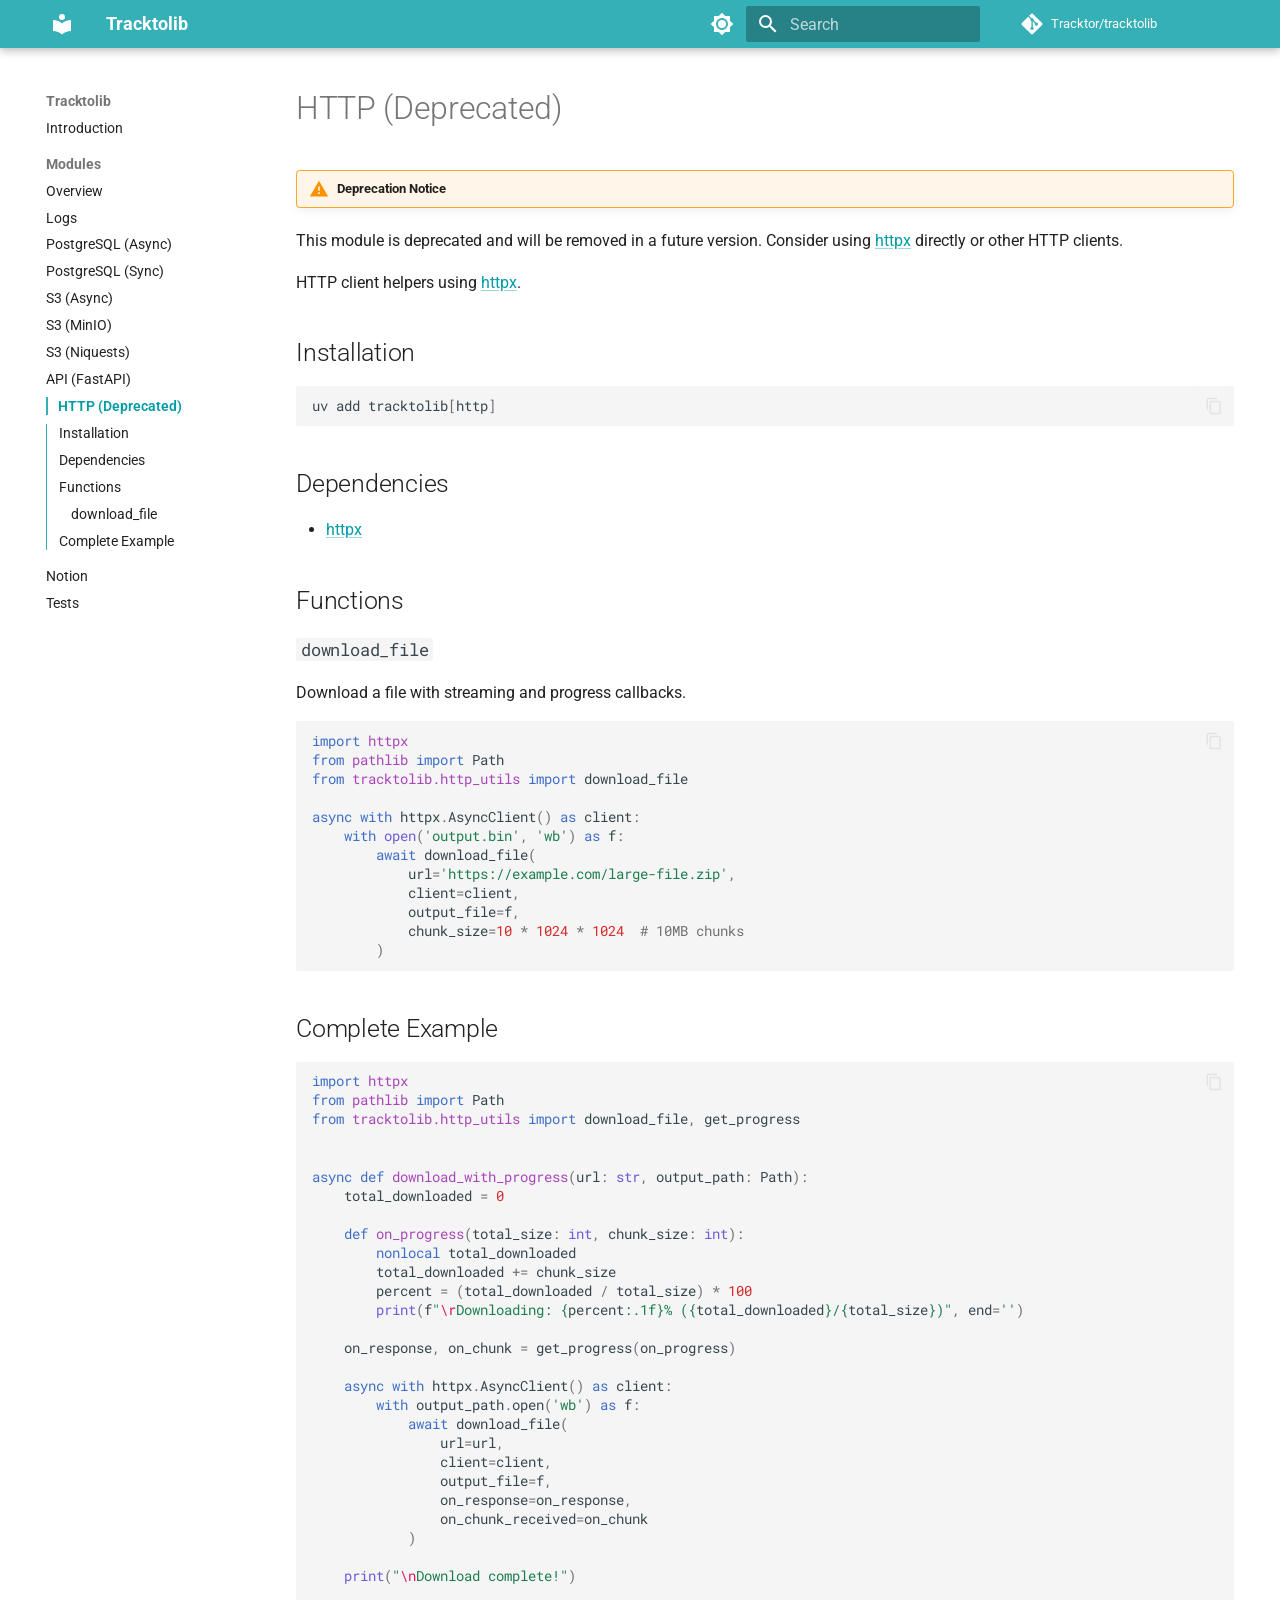
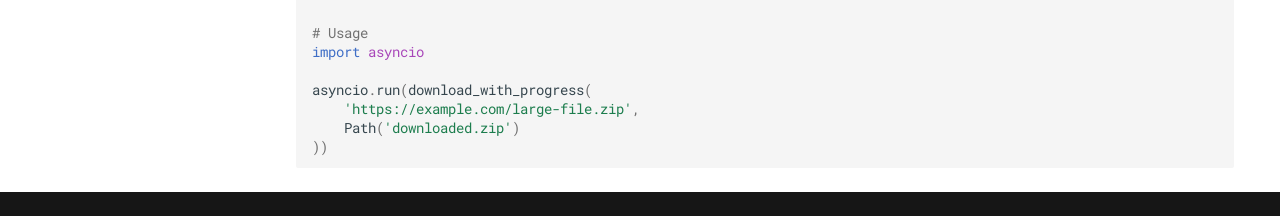
<file: modules/http/index.html>
<!doctype html>
<html lang="en" class="no-js">
  <head>
    
      <meta charset="utf-8">
      <meta name="viewport" content="width=device-width,initial-scale=1">
      
        <meta name="description" content="Tracktor Swiss-knife Utility library for Python.">
      
      
        <meta name="author" content="Tracktor">
      
      
        <link rel="canonical" href="https://tracktor.github.io/tracktolib/modules/http/">
      
      
        <link rel="prev" href="../api/">
      
      
        <link rel="next" href="../notion/">
      
      
        
      
      
      <link rel="icon" href="../../assets/images/favicon.png">
      <meta name="generator" content="mkdocs-1.6.1, mkdocs-material-9.7.1">
    
    
      
        <title>HTTP (Deprecated) - Tracktolib</title>
      
    
    
      <link rel="stylesheet" href="../../assets/stylesheets/main.484c7ddc.min.css">
      
        
        <link rel="stylesheet" href="../../assets/stylesheets/palette.ab4e12ef.min.css">
      
      


    
    
      
    
    
      
        
        
        <link rel="preconnect" href="https://fonts.gstatic.com" crossorigin>
        <link rel="stylesheet" href="https://fonts.googleapis.com/css?family=Roboto:300,300i,400,400i,700,700i%7CRoboto+Mono:400,400i,700,700i&display=fallback">
        <style>:root{--md-text-font:"Roboto";--md-code-font:"Roboto Mono"}</style>
      
    
    
      <link rel="stylesheet" href="../../stylesheets/extra.css">
    
    <script>__md_scope=new URL("../..",location),__md_hash=e=>[...e].reduce(((e,_)=>(e<<5)-e+_.charCodeAt(0)),0),__md_get=(e,_=localStorage,t=__md_scope)=>JSON.parse(_.getItem(t.pathname+"."+e)),__md_set=(e,_,t=localStorage,a=__md_scope)=>{try{t.setItem(a.pathname+"."+e,JSON.stringify(_))}catch(e){}}</script>
    
      

    
    
  </head>
  
  
    
    
      
    
    
    
    
    <body dir="ltr" data-md-color-scheme="default" data-md-color-primary="custom" data-md-color-accent="teal">
  
    
    <input class="md-toggle" data-md-toggle="drawer" type="checkbox" id="__drawer" autocomplete="off">
    <input class="md-toggle" data-md-toggle="search" type="checkbox" id="__search" autocomplete="off">
    <label class="md-overlay" for="__drawer"></label>
    <div data-md-component="skip">
      
        
        <a href="#http-deprecated" class="md-skip">
          Skip to content
        </a>
      
    </div>
    <div data-md-component="announce">
      
    </div>
    
    
      

  

<header class="md-header md-header--shadow" data-md-component="header">
  <nav class="md-header__inner md-grid" aria-label="Header">
    <a href="../.." title="Tracktolib" class="md-header__button md-logo" aria-label="Tracktolib" data-md-component="logo">
      
  
  <svg xmlns="http://www.w3.org/2000/svg" viewBox="0 0 24 24"><path d="M12 8a3 3 0 0 0 3-3 3 3 0 0 0-3-3 3 3 0 0 0-3 3 3 3 0 0 0 3 3m0 3.54C9.64 9.35 6.5 8 3 8v11c3.5 0 6.64 1.35 9 3.54 2.36-2.19 5.5-3.54 9-3.54V8c-3.5 0-6.64 1.35-9 3.54"/></svg>

    </a>
    <label class="md-header__button md-icon" for="__drawer">
      
      <svg xmlns="http://www.w3.org/2000/svg" viewBox="0 0 24 24"><path d="M3 6h18v2H3zm0 5h18v2H3zm0 5h18v2H3z"/></svg>
    </label>
    <div class="md-header__title" data-md-component="header-title">
      <div class="md-header__ellipsis">
        <div class="md-header__topic">
          <span class="md-ellipsis">
            Tracktolib
          </span>
        </div>
        <div class="md-header__topic" data-md-component="header-topic">
          <span class="md-ellipsis">
            
              HTTP (Deprecated)
            
          </span>
        </div>
      </div>
    </div>
    
      
        <form class="md-header__option" data-md-component="palette">
  
    
    
    
    <input class="md-option" data-md-color-media="(prefers-color-scheme: light)" data-md-color-scheme="default" data-md-color-primary="custom" data-md-color-accent="teal"  aria-label="Switch to dark mode"  type="radio" name="__palette" id="__palette_0">
    
      <label class="md-header__button md-icon" title="Switch to dark mode" for="__palette_1" hidden>
        <svg xmlns="http://www.w3.org/2000/svg" viewBox="0 0 24 24"><path d="M12 8a4 4 0 0 0-4 4 4 4 0 0 0 4 4 4 4 0 0 0 4-4 4 4 0 0 0-4-4m0 10a6 6 0 0 1-6-6 6 6 0 0 1 6-6 6 6 0 0 1 6 6 6 6 0 0 1-6 6m8-9.31V4h-4.69L12 .69 8.69 4H4v4.69L.69 12 4 15.31V20h4.69L12 23.31 15.31 20H20v-4.69L23.31 12z"/></svg>
      </label>
    
  
    
    
    
    <input class="md-option" data-md-color-media="(prefers-color-scheme: dark)" data-md-color-scheme="slate" data-md-color-primary="custom" data-md-color-accent="teal"  aria-label="Switch to light mode"  type="radio" name="__palette" id="__palette_1">
    
      <label class="md-header__button md-icon" title="Switch to light mode" for="__palette_0" hidden>
        <svg xmlns="http://www.w3.org/2000/svg" viewBox="0 0 24 24"><path d="M12 18c-.89 0-1.74-.2-2.5-.55C11.56 16.5 13 14.42 13 12s-1.44-4.5-3.5-5.45C10.26 6.2 11.11 6 12 6a6 6 0 0 1 6 6 6 6 0 0 1-6 6m8-9.31V4h-4.69L12 .69 8.69 4H4v4.69L.69 12 4 15.31V20h4.69L12 23.31 15.31 20H20v-4.69L23.31 12z"/></svg>
      </label>
    
  
</form>
      
    
    
      <script>var palette=__md_get("__palette");if(palette&&palette.color){if("(prefers-color-scheme)"===palette.color.media){var media=matchMedia("(prefers-color-scheme: light)"),input=document.querySelector(media.matches?"[data-md-color-media='(prefers-color-scheme: light)']":"[data-md-color-media='(prefers-color-scheme: dark)']");palette.color.media=input.getAttribute("data-md-color-media"),palette.color.scheme=input.getAttribute("data-md-color-scheme"),palette.color.primary=input.getAttribute("data-md-color-primary"),palette.color.accent=input.getAttribute("data-md-color-accent")}for(var[key,value]of Object.entries(palette.color))document.body.setAttribute("data-md-color-"+key,value)}</script>
    
    
    
      
      
        <label class="md-header__button md-icon" for="__search">
          
          <svg xmlns="http://www.w3.org/2000/svg" viewBox="0 0 24 24"><path d="M9.5 3A6.5 6.5 0 0 1 16 9.5c0 1.61-.59 3.09-1.56 4.23l.27.27h.79l5 5-1.5 1.5-5-5v-.79l-.27-.27A6.52 6.52 0 0 1 9.5 16 6.5 6.5 0 0 1 3 9.5 6.5 6.5 0 0 1 9.5 3m0 2C7 5 5 7 5 9.5S7 14 9.5 14 14 12 14 9.5 12 5 9.5 5"/></svg>
        </label>
        <div class="md-search" data-md-component="search" role="dialog">
  <label class="md-search__overlay" for="__search"></label>
  <div class="md-search__inner" role="search">
    <form class="md-search__form" name="search">
      <input type="text" class="md-search__input" name="query" aria-label="Search" placeholder="Search" autocapitalize="off" autocorrect="off" autocomplete="off" spellcheck="false" data-md-component="search-query" required>
      <label class="md-search__icon md-icon" for="__search">
        
        <svg xmlns="http://www.w3.org/2000/svg" viewBox="0 0 24 24"><path d="M9.5 3A6.5 6.5 0 0 1 16 9.5c0 1.61-.59 3.09-1.56 4.23l.27.27h.79l5 5-1.5 1.5-5-5v-.79l-.27-.27A6.52 6.52 0 0 1 9.5 16 6.5 6.5 0 0 1 3 9.5 6.5 6.5 0 0 1 9.5 3m0 2C7 5 5 7 5 9.5S7 14 9.5 14 14 12 14 9.5 12 5 9.5 5"/></svg>
        
        <svg xmlns="http://www.w3.org/2000/svg" viewBox="0 0 24 24"><path d="M20 11v2H8l5.5 5.5-1.42 1.42L4.16 12l7.92-7.92L13.5 5.5 8 11z"/></svg>
      </label>
      <nav class="md-search__options" aria-label="Search">
        
        <button type="reset" class="md-search__icon md-icon" title="Clear" aria-label="Clear" tabindex="-1">
          
          <svg xmlns="http://www.w3.org/2000/svg" viewBox="0 0 24 24"><path d="M19 6.41 17.59 5 12 10.59 6.41 5 5 6.41 10.59 12 5 17.59 6.41 19 12 13.41 17.59 19 19 17.59 13.41 12z"/></svg>
        </button>
      </nav>
      
        <div class="md-search__suggest" data-md-component="search-suggest"></div>
      
    </form>
    <div class="md-search__output">
      <div class="md-search__scrollwrap" tabindex="0" data-md-scrollfix>
        <div class="md-search-result" data-md-component="search-result">
          <div class="md-search-result__meta">
            Initializing search
          </div>
          <ol class="md-search-result__list" role="presentation"></ol>
        </div>
      </div>
    </div>
  </div>
</div>
      
    
    
      <div class="md-header__source">
        <a href="https://github.com/Tracktor/tracktolib" title="Go to repository" class="md-source" data-md-component="source">
  <div class="md-source__icon md-icon">
    
    <svg xmlns="http://www.w3.org/2000/svg" viewBox="0 0 448 512"><!--! Font Awesome Free 7.1.0 by @fontawesome - https://fontawesome.com License - https://fontawesome.com/license/free (Icons: CC BY 4.0, Fonts: SIL OFL 1.1, Code: MIT License) Copyright 2025 Fonticons, Inc.--><path d="M439.6 236.1 244 40.5c-5.4-5.5-12.8-8.5-20.4-8.5s-15 3-20.4 8.4L162.5 81l51.5 51.5c27.1-9.1 52.7 16.8 43.4 43.7l49.7 49.7c34.2-11.8 61.2 31 35.5 56.7-26.5 26.5-70.2-2.9-56-37.3L240.3 199v121.9c25.3 12.5 22.3 41.8 9.1 55-6.4 6.4-15.2 10.1-24.3 10.1s-17.8-3.6-24.3-10.1c-17.6-17.6-11.1-46.9 11.2-56v-123c-20.8-8.5-24.6-30.7-18.6-45L142.6 101 8.5 235.1C3 240.6 0 247.9 0 255.5s3 15 8.5 20.4l195.6 195.7c5.4 5.4 12.7 8.4 20.4 8.4s15-3 20.4-8.4l194.7-194.7c5.4-5.4 8.4-12.8 8.4-20.4s-3-15-8.4-20.4"/></svg>
  </div>
  <div class="md-source__repository">
    Tracktor/tracktolib
  </div>
</a>
      </div>
    
  </nav>
  
</header>
    
    <div class="md-container" data-md-component="container">
      
      
        
          
        
      
      <main class="md-main" data-md-component="main">
        <div class="md-main__inner md-grid">
          
            
              
              <div class="md-sidebar md-sidebar--primary" data-md-component="sidebar" data-md-type="navigation" >
                <div class="md-sidebar__scrollwrap">
                  <div class="md-sidebar__inner">
                    



  

<nav class="md-nav md-nav--primary md-nav--integrated" aria-label="Navigation" data-md-level="0">
  <label class="md-nav__title" for="__drawer">
    <a href="../.." title="Tracktolib" class="md-nav__button md-logo" aria-label="Tracktolib" data-md-component="logo">
      
  
  <svg xmlns="http://www.w3.org/2000/svg" viewBox="0 0 24 24"><path d="M12 8a3 3 0 0 0 3-3 3 3 0 0 0-3-3 3 3 0 0 0-3 3 3 3 0 0 0 3 3m0 3.54C9.64 9.35 6.5 8 3 8v11c3.5 0 6.64 1.35 9 3.54 2.36-2.19 5.5-3.54 9-3.54V8c-3.5 0-6.64 1.35-9 3.54"/></svg>

    </a>
    Tracktolib
  </label>
  
    <div class="md-nav__source">
      <a href="https://github.com/Tracktor/tracktolib" title="Go to repository" class="md-source" data-md-component="source">
  <div class="md-source__icon md-icon">
    
    <svg xmlns="http://www.w3.org/2000/svg" viewBox="0 0 448 512"><!--! Font Awesome Free 7.1.0 by @fontawesome - https://fontawesome.com License - https://fontawesome.com/license/free (Icons: CC BY 4.0, Fonts: SIL OFL 1.1, Code: MIT License) Copyright 2025 Fonticons, Inc.--><path d="M439.6 236.1 244 40.5c-5.4-5.5-12.8-8.5-20.4-8.5s-15 3-20.4 8.4L162.5 81l51.5 51.5c27.1-9.1 52.7 16.8 43.4 43.7l49.7 49.7c34.2-11.8 61.2 31 35.5 56.7-26.5 26.5-70.2-2.9-56-37.3L240.3 199v121.9c25.3 12.5 22.3 41.8 9.1 55-6.4 6.4-15.2 10.1-24.3 10.1s-17.8-3.6-24.3-10.1c-17.6-17.6-11.1-46.9 11.2-56v-123c-20.8-8.5-24.6-30.7-18.6-45L142.6 101 8.5 235.1C3 240.6 0 247.9 0 255.5s3 15 8.5 20.4l195.6 195.7c5.4 5.4 12.7 8.4 20.4 8.4s15-3 20.4-8.4l194.7-194.7c5.4-5.4 8.4-12.8 8.4-20.4s-3-15-8.4-20.4"/></svg>
  </div>
  <div class="md-source__repository">
    Tracktor/tracktolib
  </div>
</a>
    </div>
  
  <ul class="md-nav__list" data-md-scrollfix>
    
      
      
  
  
  
  
    <li class="md-nav__item">
      <a href="../.." class="md-nav__link">
        
  
  
  <span class="md-ellipsis">
    
  
    Introduction
  

    
  </span>
  
  

      </a>
    </li>
  

    
      
      
  
  
    
  
  
  
    
    
    
    
      
        
        
      
    
    
    <li class="md-nav__item md-nav__item--active md-nav__item--section md-nav__item--nested">
      
        
        
        <input class="md-nav__toggle md-toggle " type="checkbox" id="__nav_2" checked>
        
          
          <label class="md-nav__link" for="__nav_2" id="__nav_2_label" tabindex="">
            
  
  
  <span class="md-ellipsis">
    
  
    Modules
  

    
  </span>
  
  

            <span class="md-nav__icon md-icon"></span>
          </label>
        
        <nav class="md-nav" data-md-level="1" aria-labelledby="__nav_2_label" aria-expanded="true">
          <label class="md-nav__title" for="__nav_2">
            <span class="md-nav__icon md-icon"></span>
            
  
    Modules
  

          </label>
          <ul class="md-nav__list" data-md-scrollfix>
            
              
                
  
  
  
  
    <li class="md-nav__item">
      <a href="../" class="md-nav__link">
        
  
  
  <span class="md-ellipsis">
    
  
    Overview
  

    
  </span>
  
  

      </a>
    </li>
  

              
            
              
                
  
  
  
  
    <li class="md-nav__item">
      <a href="../logs/" class="md-nav__link">
        
  
  
  <span class="md-ellipsis">
    
  
    Logs
  

    
  </span>
  
  

      </a>
    </li>
  

              
            
              
                
  
  
  
  
    <li class="md-nav__item">
      <a href="../pg/" class="md-nav__link">
        
  
  
  <span class="md-ellipsis">
    
  
    PostgreSQL (Async)
  

    
  </span>
  
  

      </a>
    </li>
  

              
            
              
                
  
  
  
  
    <li class="md-nav__item">
      <a href="../pg-sync/" class="md-nav__link">
        
  
  
  <span class="md-ellipsis">
    
  
    PostgreSQL (Sync)
  

    
  </span>
  
  

      </a>
    </li>
  

              
            
              
                
  
  
  
  
    <li class="md-nav__item">
      <a href="../s3/" class="md-nav__link">
        
  
  
  <span class="md-ellipsis">
    
  
    S3 (Async)
  

    
  </span>
  
  

      </a>
    </li>
  

              
            
              
                
  
  
  
  
    <li class="md-nav__item">
      <a href="../s3-minio/" class="md-nav__link">
        
  
  
  <span class="md-ellipsis">
    
  
    S3 (MinIO)
  

    
  </span>
  
  

      </a>
    </li>
  

              
            
              
                
  
  
  
  
    <li class="md-nav__item">
      <a href="../s3-niquests/" class="md-nav__link">
        
  
  
  <span class="md-ellipsis">
    
  
    S3 (Niquests)
  

    
  </span>
  
  

      </a>
    </li>
  

              
            
              
                
  
  
  
  
    <li class="md-nav__item">
      <a href="../api/" class="md-nav__link">
        
  
  
  <span class="md-ellipsis">
    
  
    API (FastAPI)
  

    
  </span>
  
  

      </a>
    </li>
  

              
            
              
                
  
  
    
  
  
  
    <li class="md-nav__item md-nav__item--active">
      
      <input class="md-nav__toggle md-toggle" type="checkbox" id="__toc">
      
      
        
      
      
        <label class="md-nav__link md-nav__link--active" for="__toc">
          
  
  
  <span class="md-ellipsis">
    
  
    HTTP (Deprecated)
  

    
  </span>
  
  

          <span class="md-nav__icon md-icon"></span>
        </label>
      
      <a href="./" class="md-nav__link md-nav__link--active">
        
  
  
  <span class="md-ellipsis">
    
  
    HTTP (Deprecated)
  

    
  </span>
  
  

      </a>
      
        

<nav class="md-nav md-nav--secondary" aria-label="Table of contents">
  
  
  
    
  
  
    <label class="md-nav__title" for="__toc">
      <span class="md-nav__icon md-icon"></span>
      Table of contents
    </label>
    <ul class="md-nav__list" data-md-component="toc" data-md-scrollfix>
      
        <li class="md-nav__item">
  <a href="#installation" class="md-nav__link">
    <span class="md-ellipsis">
      
        Installation
      
    </span>
  </a>
  
</li>
      
        <li class="md-nav__item">
  <a href="#dependencies" class="md-nav__link">
    <span class="md-ellipsis">
      
        Dependencies
      
    </span>
  </a>
  
</li>
      
        <li class="md-nav__item">
  <a href="#functions" class="md-nav__link">
    <span class="md-ellipsis">
      
        Functions
      
    </span>
  </a>
  
    <nav class="md-nav" aria-label="Functions">
      <ul class="md-nav__list">
        
          <li class="md-nav__item">
  <a href="#download_file" class="md-nav__link">
    <span class="md-ellipsis">
      
        download_file
      
    </span>
  </a>
  
</li>
        
      </ul>
    </nav>
  
</li>
      
        <li class="md-nav__item">
  <a href="#complete-example" class="md-nav__link">
    <span class="md-ellipsis">
      
        Complete Example
      
    </span>
  </a>
  
</li>
      
    </ul>
  
</nav>
      
    </li>
  

              
            
              
                
  
  
  
  
    <li class="md-nav__item">
      <a href="../notion/" class="md-nav__link">
        
  
  
  <span class="md-ellipsis">
    
  
    Notion
  

    
  </span>
  
  

      </a>
    </li>
  

              
            
              
                
  
  
  
  
    <li class="md-nav__item">
      <a href="../tests/" class="md-nav__link">
        
  
  
  <span class="md-ellipsis">
    
  
    Tests
  

    
  </span>
  
  

      </a>
    </li>
  

              
            
          </ul>
        </nav>
      
    </li>
  

    
  </ul>
</nav>
                  </div>
                </div>
              </div>
            
            
          
          
            <div class="md-content" data-md-component="content">
              
              <article class="md-content__inner md-typeset">
                
                  


  
  


<h1 id="http-deprecated">HTTP (Deprecated)</h1>
<div class="admonition warning">
<p class="admonition-title">Deprecation Notice</p>
</div>
<p>This module is deprecated and will be removed in a future version. Consider using <a href="https://www.python-httpx.org/">httpx</a>
directly or other HTTP clients.</p>
<p>HTTP client helpers using <a href="https://www.python-httpx.org/">httpx</a>.</p>
<h2 id="installation">Installation</h2>
<div class="highlight"><pre><span></span><code><a id="__codelineno-0-1" name="__codelineno-0-1" href="#__codelineno-0-1"></a>uv<span class="w"> </span>add<span class="w"> </span>tracktolib<span class="o">[</span>http<span class="o">]</span>
</code></pre></div>
<h2 id="dependencies">Dependencies</h2>
<ul>
<li><a href="https://www.python-httpx.org/">httpx</a></li>
</ul>
<h2 id="functions">Functions</h2>
<h3 id="download_file"><code>download_file</code></h3>
<p>Download a file with streaming and progress callbacks.</p>
<div class="highlight"><pre><span></span><code><a id="__codelineno-1-1" name="__codelineno-1-1" href="#__codelineno-1-1"></a><span class="kn">import</span><span class="w"> </span><span class="nn">httpx</span>
<a id="__codelineno-1-2" name="__codelineno-1-2" href="#__codelineno-1-2"></a><span class="kn">from</span><span class="w"> </span><span class="nn">pathlib</span><span class="w"> </span><span class="kn">import</span> <span class="n">Path</span>
<a id="__codelineno-1-3" name="__codelineno-1-3" href="#__codelineno-1-3"></a><span class="kn">from</span><span class="w"> </span><span class="nn">tracktolib.http_utils</span><span class="w"> </span><span class="kn">import</span> <span class="n">download_file</span>
<a id="__codelineno-1-4" name="__codelineno-1-4" href="#__codelineno-1-4"></a>
<a id="__codelineno-1-5" name="__codelineno-1-5" href="#__codelineno-1-5"></a><span class="k">async</span> <span class="k">with</span> <span class="n">httpx</span><span class="o">.</span><span class="n">AsyncClient</span><span class="p">()</span> <span class="k">as</span> <span class="n">client</span><span class="p">:</span>
<a id="__codelineno-1-6" name="__codelineno-1-6" href="#__codelineno-1-6"></a>    <span class="k">with</span> <span class="nb">open</span><span class="p">(</span><span class="s1">&#39;output.bin&#39;</span><span class="p">,</span> <span class="s1">&#39;wb&#39;</span><span class="p">)</span> <span class="k">as</span> <span class="n">f</span><span class="p">:</span>
<a id="__codelineno-1-7" name="__codelineno-1-7" href="#__codelineno-1-7"></a>        <span class="k">await</span> <span class="n">download_file</span><span class="p">(</span>
<a id="__codelineno-1-8" name="__codelineno-1-8" href="#__codelineno-1-8"></a>            <span class="n">url</span><span class="o">=</span><span class="s1">&#39;https://example.com/large-file.zip&#39;</span><span class="p">,</span>
<a id="__codelineno-1-9" name="__codelineno-1-9" href="#__codelineno-1-9"></a>            <span class="n">client</span><span class="o">=</span><span class="n">client</span><span class="p">,</span>
<a id="__codelineno-1-10" name="__codelineno-1-10" href="#__codelineno-1-10"></a>            <span class="n">output_file</span><span class="o">=</span><span class="n">f</span><span class="p">,</span>
<a id="__codelineno-1-11" name="__codelineno-1-11" href="#__codelineno-1-11"></a>            <span class="n">chunk_size</span><span class="o">=</span><span class="mi">10</span> <span class="o">*</span> <span class="mi">1024</span> <span class="o">*</span> <span class="mi">1024</span>  <span class="c1"># 10MB chunks</span>
<a id="__codelineno-1-12" name="__codelineno-1-12" href="#__codelineno-1-12"></a>        <span class="p">)</span>
</code></pre></div>
<h2 id="complete-example">Complete Example</h2>
<div class="highlight"><pre><span></span><code><a id="__codelineno-2-1" name="__codelineno-2-1" href="#__codelineno-2-1"></a><span class="kn">import</span><span class="w"> </span><span class="nn">httpx</span>
<a id="__codelineno-2-2" name="__codelineno-2-2" href="#__codelineno-2-2"></a><span class="kn">from</span><span class="w"> </span><span class="nn">pathlib</span><span class="w"> </span><span class="kn">import</span> <span class="n">Path</span>
<a id="__codelineno-2-3" name="__codelineno-2-3" href="#__codelineno-2-3"></a><span class="kn">from</span><span class="w"> </span><span class="nn">tracktolib.http_utils</span><span class="w"> </span><span class="kn">import</span> <span class="n">download_file</span><span class="p">,</span> <span class="n">get_progress</span>
<a id="__codelineno-2-4" name="__codelineno-2-4" href="#__codelineno-2-4"></a>
<a id="__codelineno-2-5" name="__codelineno-2-5" href="#__codelineno-2-5"></a>
<a id="__codelineno-2-6" name="__codelineno-2-6" href="#__codelineno-2-6"></a><span class="k">async</span> <span class="k">def</span><span class="w"> </span><span class="nf">download_with_progress</span><span class="p">(</span><span class="n">url</span><span class="p">:</span> <span class="nb">str</span><span class="p">,</span> <span class="n">output_path</span><span class="p">:</span> <span class="n">Path</span><span class="p">):</span>
<a id="__codelineno-2-7" name="__codelineno-2-7" href="#__codelineno-2-7"></a>    <span class="n">total_downloaded</span> <span class="o">=</span> <span class="mi">0</span>
<a id="__codelineno-2-8" name="__codelineno-2-8" href="#__codelineno-2-8"></a>
<a id="__codelineno-2-9" name="__codelineno-2-9" href="#__codelineno-2-9"></a>    <span class="k">def</span><span class="w"> </span><span class="nf">on_progress</span><span class="p">(</span><span class="n">total_size</span><span class="p">:</span> <span class="nb">int</span><span class="p">,</span> <span class="n">chunk_size</span><span class="p">:</span> <span class="nb">int</span><span class="p">):</span>
<a id="__codelineno-2-10" name="__codelineno-2-10" href="#__codelineno-2-10"></a>        <span class="k">nonlocal</span> <span class="n">total_downloaded</span>
<a id="__codelineno-2-11" name="__codelineno-2-11" href="#__codelineno-2-11"></a>        <span class="n">total_downloaded</span> <span class="o">+=</span> <span class="n">chunk_size</span>
<a id="__codelineno-2-12" name="__codelineno-2-12" href="#__codelineno-2-12"></a>        <span class="n">percent</span> <span class="o">=</span> <span class="p">(</span><span class="n">total_downloaded</span> <span class="o">/</span> <span class="n">total_size</span><span class="p">)</span> <span class="o">*</span> <span class="mi">100</span>
<a id="__codelineno-2-13" name="__codelineno-2-13" href="#__codelineno-2-13"></a>        <span class="nb">print</span><span class="p">(</span><span class="sa">f</span><span class="s2">&quot;</span><span class="se">\r</span><span class="s2">Downloading: </span><span class="si">{</span><span class="n">percent</span><span class="si">:</span><span class="s2">.1f</span><span class="si">}</span><span class="s2">% (</span><span class="si">{</span><span class="n">total_downloaded</span><span class="si">}</span><span class="s2">/</span><span class="si">{</span><span class="n">total_size</span><span class="si">}</span><span class="s2">)&quot;</span><span class="p">,</span> <span class="n">end</span><span class="o">=</span><span class="s1">&#39;&#39;</span><span class="p">)</span>
<a id="__codelineno-2-14" name="__codelineno-2-14" href="#__codelineno-2-14"></a>
<a id="__codelineno-2-15" name="__codelineno-2-15" href="#__codelineno-2-15"></a>    <span class="n">on_response</span><span class="p">,</span> <span class="n">on_chunk</span> <span class="o">=</span> <span class="n">get_progress</span><span class="p">(</span><span class="n">on_progress</span><span class="p">)</span>
<a id="__codelineno-2-16" name="__codelineno-2-16" href="#__codelineno-2-16"></a>
<a id="__codelineno-2-17" name="__codelineno-2-17" href="#__codelineno-2-17"></a>    <span class="k">async</span> <span class="k">with</span> <span class="n">httpx</span><span class="o">.</span><span class="n">AsyncClient</span><span class="p">()</span> <span class="k">as</span> <span class="n">client</span><span class="p">:</span>
<a id="__codelineno-2-18" name="__codelineno-2-18" href="#__codelineno-2-18"></a>        <span class="k">with</span> <span class="n">output_path</span><span class="o">.</span><span class="n">open</span><span class="p">(</span><span class="s1">&#39;wb&#39;</span><span class="p">)</span> <span class="k">as</span> <span class="n">f</span><span class="p">:</span>
<a id="__codelineno-2-19" name="__codelineno-2-19" href="#__codelineno-2-19"></a>            <span class="k">await</span> <span class="n">download_file</span><span class="p">(</span>
<a id="__codelineno-2-20" name="__codelineno-2-20" href="#__codelineno-2-20"></a>                <span class="n">url</span><span class="o">=</span><span class="n">url</span><span class="p">,</span>
<a id="__codelineno-2-21" name="__codelineno-2-21" href="#__codelineno-2-21"></a>                <span class="n">client</span><span class="o">=</span><span class="n">client</span><span class="p">,</span>
<a id="__codelineno-2-22" name="__codelineno-2-22" href="#__codelineno-2-22"></a>                <span class="n">output_file</span><span class="o">=</span><span class="n">f</span><span class="p">,</span>
<a id="__codelineno-2-23" name="__codelineno-2-23" href="#__codelineno-2-23"></a>                <span class="n">on_response</span><span class="o">=</span><span class="n">on_response</span><span class="p">,</span>
<a id="__codelineno-2-24" name="__codelineno-2-24" href="#__codelineno-2-24"></a>                <span class="n">on_chunk_received</span><span class="o">=</span><span class="n">on_chunk</span>
<a id="__codelineno-2-25" name="__codelineno-2-25" href="#__codelineno-2-25"></a>            <span class="p">)</span>
<a id="__codelineno-2-26" name="__codelineno-2-26" href="#__codelineno-2-26"></a>
<a id="__codelineno-2-27" name="__codelineno-2-27" href="#__codelineno-2-27"></a>    <span class="nb">print</span><span class="p">(</span><span class="s2">&quot;</span><span class="se">\n</span><span class="s2">Download complete!&quot;</span><span class="p">)</span>
<a id="__codelineno-2-28" name="__codelineno-2-28" href="#__codelineno-2-28"></a>
<a id="__codelineno-2-29" name="__codelineno-2-29" href="#__codelineno-2-29"></a>
<a id="__codelineno-2-30" name="__codelineno-2-30" href="#__codelineno-2-30"></a><span class="c1"># Usage</span>
<a id="__codelineno-2-31" name="__codelineno-2-31" href="#__codelineno-2-31"></a><span class="kn">import</span><span class="w"> </span><span class="nn">asyncio</span>
<a id="__codelineno-2-32" name="__codelineno-2-32" href="#__codelineno-2-32"></a>
<a id="__codelineno-2-33" name="__codelineno-2-33" href="#__codelineno-2-33"></a><span class="n">asyncio</span><span class="o">.</span><span class="n">run</span><span class="p">(</span><span class="n">download_with_progress</span><span class="p">(</span>
<a id="__codelineno-2-34" name="__codelineno-2-34" href="#__codelineno-2-34"></a>    <span class="s1">&#39;https://example.com/large-file.zip&#39;</span><span class="p">,</span>
<a id="__codelineno-2-35" name="__codelineno-2-35" href="#__codelineno-2-35"></a>    <span class="n">Path</span><span class="p">(</span><span class="s1">&#39;downloaded.zip&#39;</span><span class="p">)</span>
<a id="__codelineno-2-36" name="__codelineno-2-36" href="#__codelineno-2-36"></a><span class="p">))</span>
</code></pre></div>







  
  






                
              </article>
            </div>
          
          
<script>var target=document.getElementById(location.hash.slice(1));target&&target.name&&(target.checked=target.name.startsWith("__tabbed_"))</script>
        </div>
        
          <button type="button" class="md-top md-icon" data-md-component="top" hidden>
  
  <svg xmlns="http://www.w3.org/2000/svg" viewBox="0 0 24 24"><path d="M13 20h-2V8l-5.5 5.5-1.42-1.42L12 4.16l7.92 7.92-1.42 1.42L13 8z"/></svg>
  Back to top
</button>
        
      </main>
      
        <footer class="md-footer">
  
  <div class="md-footer-meta md-typeset">
    <div class="md-footer-meta__inner md-grid">
      <div class="md-copyright">
  
  
</div>
      
    </div>
  </div>
</footer>
      
    </div>
    <div class="md-dialog" data-md-component="dialog">
      <div class="md-dialog__inner md-typeset"></div>
    </div>
    
    
    
      
      
      <script id="__config" type="application/json">{"annotate": null, "base": "../..", "features": ["navigation.sections", "navigation.top", "navigation.expand", "search.suggest", "search.highlight", "content.code.copy", "toc.integrate"], "search": "../../assets/javascripts/workers/search.2c215733.min.js", "tags": null, "translations": {"clipboard.copied": "Copied to clipboard", "clipboard.copy": "Copy to clipboard", "search.result.more.one": "1 more on this page", "search.result.more.other": "# more on this page", "search.result.none": "No matching documents", "search.result.one": "1 matching document", "search.result.other": "# matching documents", "search.result.placeholder": "Type to start searching", "search.result.term.missing": "Missing", "select.version": "Select version"}, "version": null}</script>
    
    
      <script src="../../assets/javascripts/bundle.79ae519e.min.js"></script>
      
    
  </body>
</html>
</file>
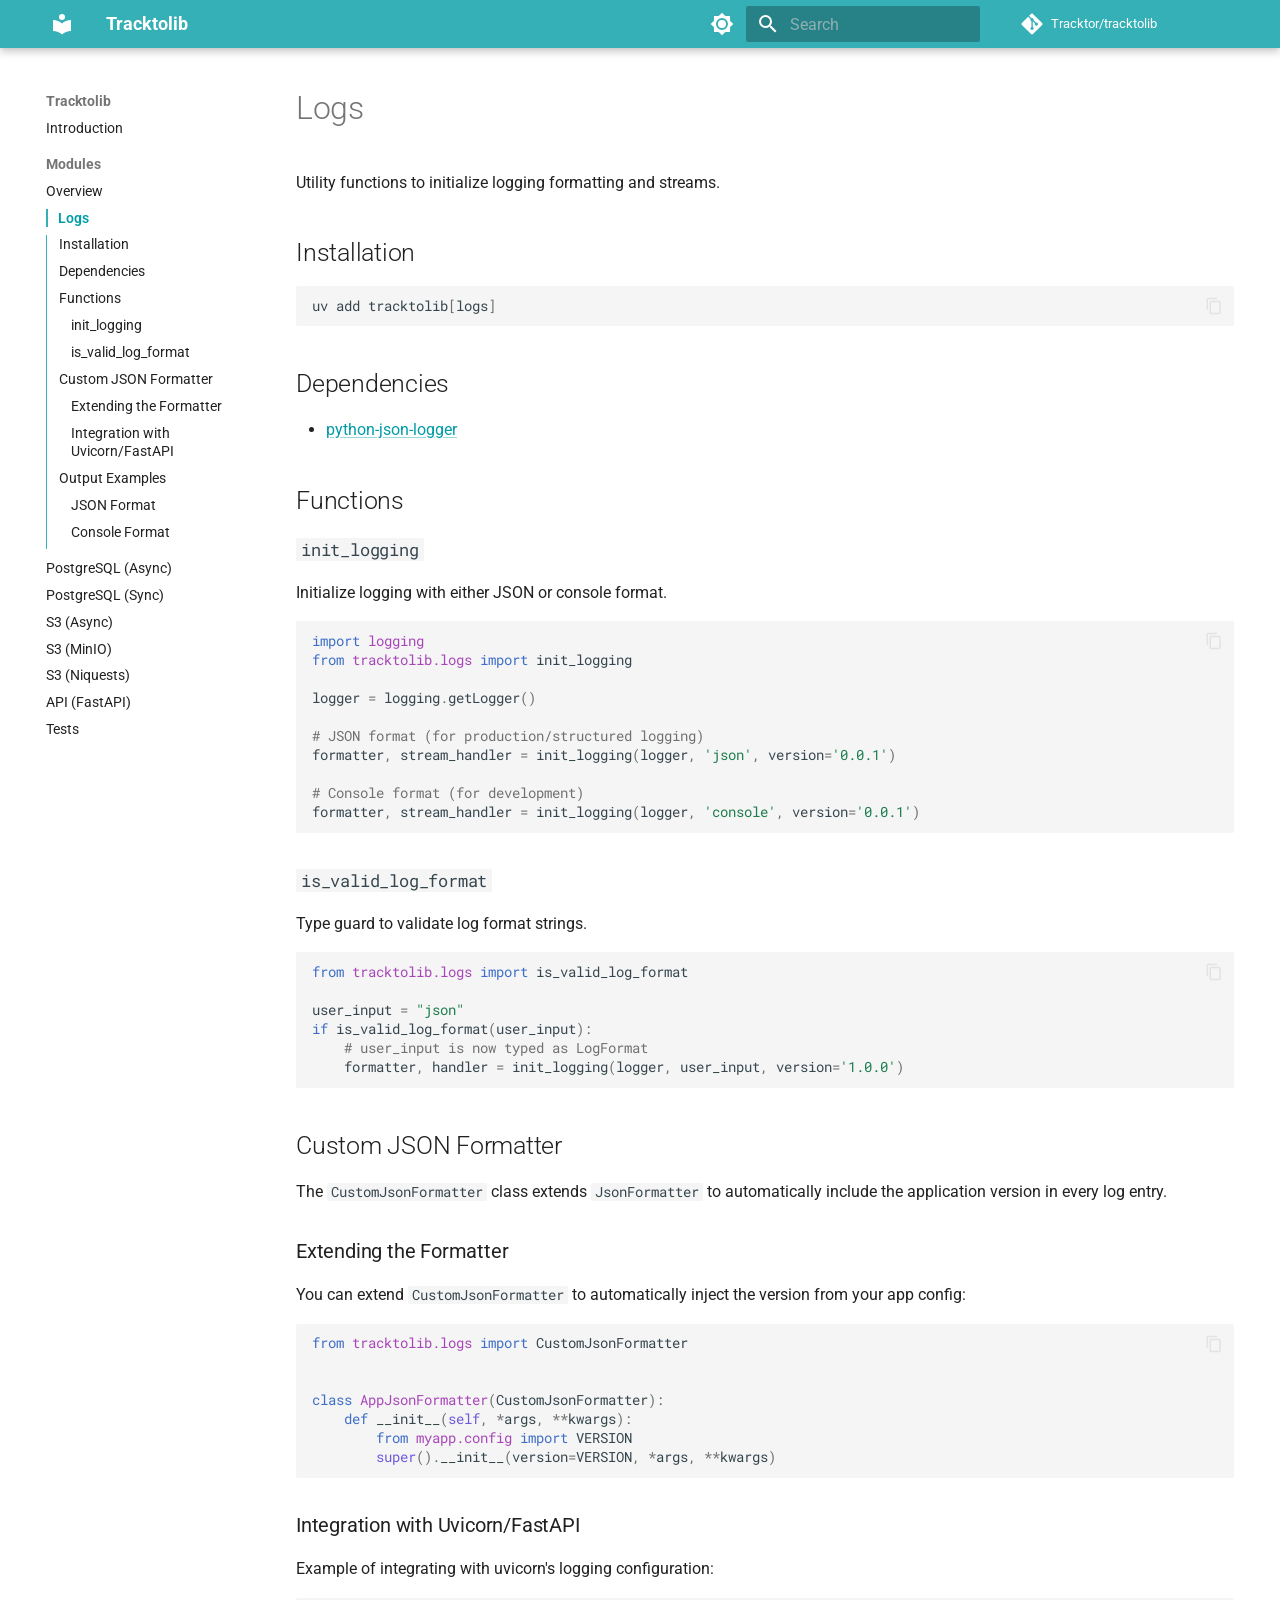
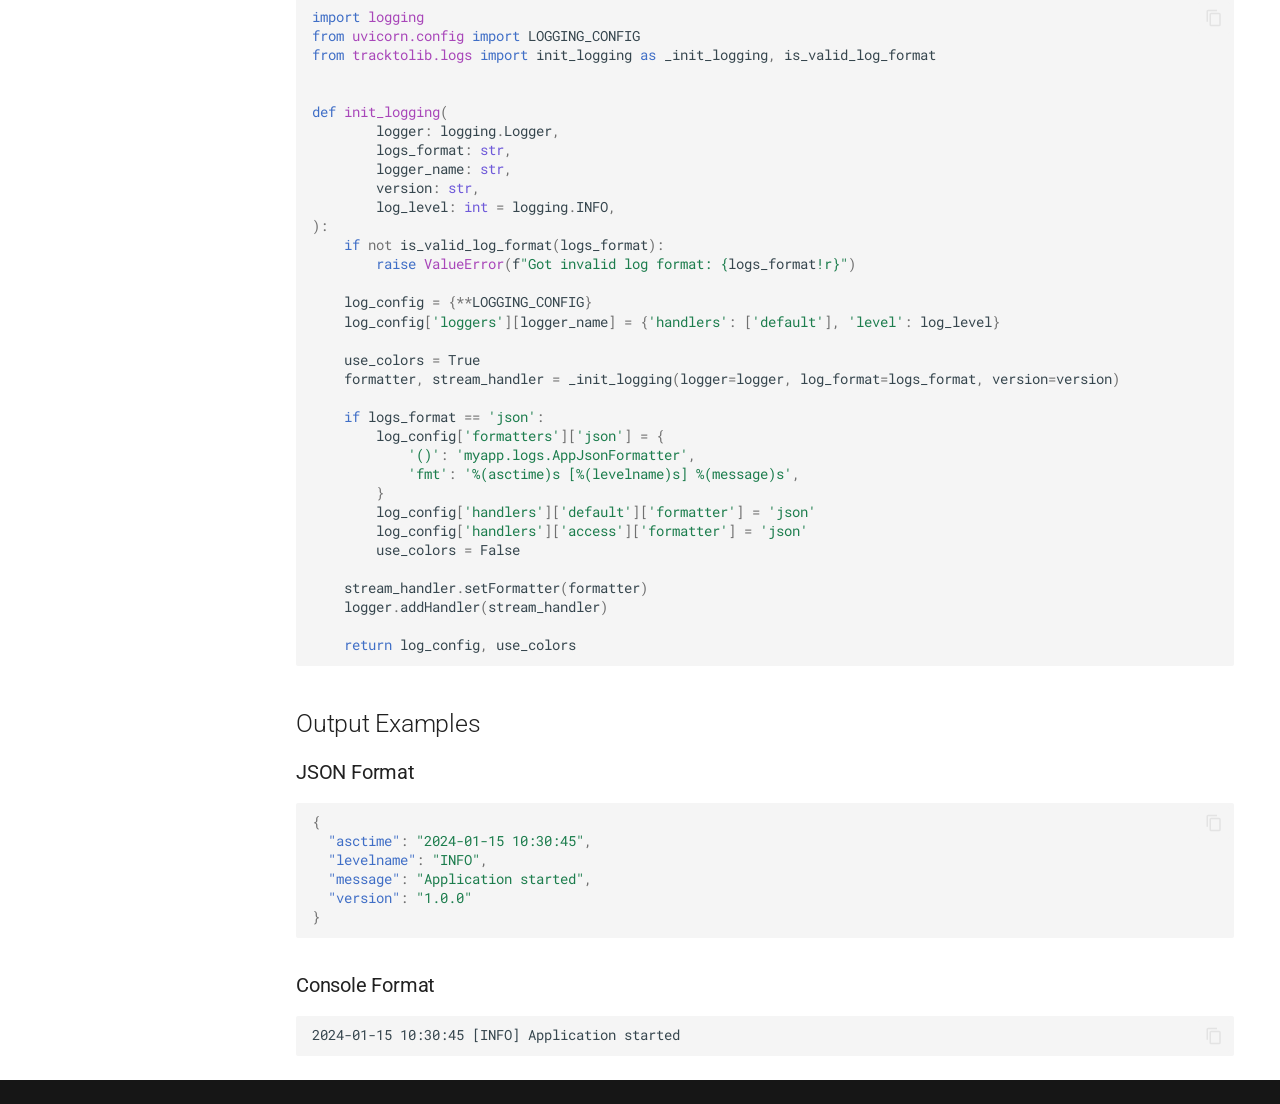
<file: modules/logs/index.html>
<!doctype html>
<html lang="en" class="no-js">
  <head>
    
      <meta charset="utf-8">
      <meta name="viewport" content="width=device-width,initial-scale=1">
      
        <meta name="description" content="Tracktor Swiss-knife Utility library for Python.">
      
      
        <meta name="author" content="Tracktor">
      
      
        <link rel="canonical" href="https://tracktor.github.io/tracktolib/modules/logs/">
      
      
        <link rel="prev" href="../">
      
      
        <link rel="next" href="../pg/">
      
      
        
      
      
      <link rel="icon" href="../../assets/images/favicon.png">
      <meta name="generator" content="mkdocs-1.6.1, mkdocs-material-9.7.1">
    
    
      
        <title>Logs - Tracktolib</title>
      
    
    
      <link rel="stylesheet" href="../../assets/stylesheets/main.484c7ddc.min.css">
      
        
        <link rel="stylesheet" href="../../assets/stylesheets/palette.ab4e12ef.min.css">
      
      


    
    
      
    
    
      
        
        
        <link rel="preconnect" href="https://fonts.gstatic.com" crossorigin>
        <link rel="stylesheet" href="https://fonts.googleapis.com/css?family=Roboto:300,300i,400,400i,700,700i%7CRoboto+Mono:400,400i,700,700i&display=fallback">
        <style>:root{--md-text-font:"Roboto";--md-code-font:"Roboto Mono"}</style>
      
    
    
      <link rel="stylesheet" href="../../stylesheets/extra.css">
    
    <script>__md_scope=new URL("../..",location),__md_hash=e=>[...e].reduce(((e,_)=>(e<<5)-e+_.charCodeAt(0)),0),__md_get=(e,_=localStorage,t=__md_scope)=>JSON.parse(_.getItem(t.pathname+"."+e)),__md_set=(e,_,t=localStorage,a=__md_scope)=>{try{t.setItem(a.pathname+"."+e,JSON.stringify(_))}catch(e){}}</script>
    
      

    
    
  </head>
  
  
    
    
      
    
    
    
    
    <body dir="ltr" data-md-color-scheme="default" data-md-color-primary="custom" data-md-color-accent="teal">
  
    
    <input class="md-toggle" data-md-toggle="drawer" type="checkbox" id="__drawer" autocomplete="off">
    <input class="md-toggle" data-md-toggle="search" type="checkbox" id="__search" autocomplete="off">
    <label class="md-overlay" for="__drawer"></label>
    <div data-md-component="skip">
      
        
        <a href="#logs" class="md-skip">
          Skip to content
        </a>
      
    </div>
    <div data-md-component="announce">
      
    </div>
    
    
      

  

<header class="md-header md-header--shadow" data-md-component="header">
  <nav class="md-header__inner md-grid" aria-label="Header">
    <a href="../.." title="Tracktolib" class="md-header__button md-logo" aria-label="Tracktolib" data-md-component="logo">
      
  
  <svg xmlns="http://www.w3.org/2000/svg" viewBox="0 0 24 24"><path d="M12 8a3 3 0 0 0 3-3 3 3 0 0 0-3-3 3 3 0 0 0-3 3 3 3 0 0 0 3 3m0 3.54C9.64 9.35 6.5 8 3 8v11c3.5 0 6.64 1.35 9 3.54 2.36-2.19 5.5-3.54 9-3.54V8c-3.5 0-6.64 1.35-9 3.54"/></svg>

    </a>
    <label class="md-header__button md-icon" for="__drawer">
      
      <svg xmlns="http://www.w3.org/2000/svg" viewBox="0 0 24 24"><path d="M3 6h18v2H3zm0 5h18v2H3zm0 5h18v2H3z"/></svg>
    </label>
    <div class="md-header__title" data-md-component="header-title">
      <div class="md-header__ellipsis">
        <div class="md-header__topic">
          <span class="md-ellipsis">
            Tracktolib
          </span>
        </div>
        <div class="md-header__topic" data-md-component="header-topic">
          <span class="md-ellipsis">
            
              Logs
            
          </span>
        </div>
      </div>
    </div>
    
      
        <form class="md-header__option" data-md-component="palette">
  
    
    
    
    <input class="md-option" data-md-color-media="(prefers-color-scheme: light)" data-md-color-scheme="default" data-md-color-primary="custom" data-md-color-accent="teal"  aria-label="Switch to dark mode"  type="radio" name="__palette" id="__palette_0">
    
      <label class="md-header__button md-icon" title="Switch to dark mode" for="__palette_1" hidden>
        <svg xmlns="http://www.w3.org/2000/svg" viewBox="0 0 24 24"><path d="M12 8a4 4 0 0 0-4 4 4 4 0 0 0 4 4 4 4 0 0 0 4-4 4 4 0 0 0-4-4m0 10a6 6 0 0 1-6-6 6 6 0 0 1 6-6 6 6 0 0 1 6 6 6 6 0 0 1-6 6m8-9.31V4h-4.69L12 .69 8.69 4H4v4.69L.69 12 4 15.31V20h4.69L12 23.31 15.31 20H20v-4.69L23.31 12z"/></svg>
      </label>
    
  
    
    
    
    <input class="md-option" data-md-color-media="(prefers-color-scheme: dark)" data-md-color-scheme="slate" data-md-color-primary="custom" data-md-color-accent="teal"  aria-label="Switch to light mode"  type="radio" name="__palette" id="__palette_1">
    
      <label class="md-header__button md-icon" title="Switch to light mode" for="__palette_0" hidden>
        <svg xmlns="http://www.w3.org/2000/svg" viewBox="0 0 24 24"><path d="M12 18c-.89 0-1.74-.2-2.5-.55C11.56 16.5 13 14.42 13 12s-1.44-4.5-3.5-5.45C10.26 6.2 11.11 6 12 6a6 6 0 0 1 6 6 6 6 0 0 1-6 6m8-9.31V4h-4.69L12 .69 8.69 4H4v4.69L.69 12 4 15.31V20h4.69L12 23.31 15.31 20H20v-4.69L23.31 12z"/></svg>
      </label>
    
  
</form>
      
    
    
      <script>var palette=__md_get("__palette");if(palette&&palette.color){if("(prefers-color-scheme)"===palette.color.media){var media=matchMedia("(prefers-color-scheme: light)"),input=document.querySelector(media.matches?"[data-md-color-media='(prefers-color-scheme: light)']":"[data-md-color-media='(prefers-color-scheme: dark)']");palette.color.media=input.getAttribute("data-md-color-media"),palette.color.scheme=input.getAttribute("data-md-color-scheme"),palette.color.primary=input.getAttribute("data-md-color-primary"),palette.color.accent=input.getAttribute("data-md-color-accent")}for(var[key,value]of Object.entries(palette.color))document.body.setAttribute("data-md-color-"+key,value)}</script>
    
    
    
      
      
        <label class="md-header__button md-icon" for="__search">
          
          <svg xmlns="http://www.w3.org/2000/svg" viewBox="0 0 24 24"><path d="M9.5 3A6.5 6.5 0 0 1 16 9.5c0 1.61-.59 3.09-1.56 4.23l.27.27h.79l5 5-1.5 1.5-5-5v-.79l-.27-.27A6.52 6.52 0 0 1 9.5 16 6.5 6.5 0 0 1 3 9.5 6.5 6.5 0 0 1 9.5 3m0 2C7 5 5 7 5 9.5S7 14 9.5 14 14 12 14 9.5 12 5 9.5 5"/></svg>
        </label>
        <div class="md-search" data-md-component="search" role="dialog">
  <label class="md-search__overlay" for="__search"></label>
  <div class="md-search__inner" role="search">
    <form class="md-search__form" name="search">
      <input type="text" class="md-search__input" name="query" aria-label="Search" placeholder="Search" autocapitalize="off" autocorrect="off" autocomplete="off" spellcheck="false" data-md-component="search-query" required>
      <label class="md-search__icon md-icon" for="__search">
        
        <svg xmlns="http://www.w3.org/2000/svg" viewBox="0 0 24 24"><path d="M9.5 3A6.5 6.5 0 0 1 16 9.5c0 1.61-.59 3.09-1.56 4.23l.27.27h.79l5 5-1.5 1.5-5-5v-.79l-.27-.27A6.52 6.52 0 0 1 9.5 16 6.5 6.5 0 0 1 3 9.5 6.5 6.5 0 0 1 9.5 3m0 2C7 5 5 7 5 9.5S7 14 9.5 14 14 12 14 9.5 12 5 9.5 5"/></svg>
        
        <svg xmlns="http://www.w3.org/2000/svg" viewBox="0 0 24 24"><path d="M20 11v2H8l5.5 5.5-1.42 1.42L4.16 12l7.92-7.92L13.5 5.5 8 11z"/></svg>
      </label>
      <nav class="md-search__options" aria-label="Search">
        
        <button type="reset" class="md-search__icon md-icon" title="Clear" aria-label="Clear" tabindex="-1">
          
          <svg xmlns="http://www.w3.org/2000/svg" viewBox="0 0 24 24"><path d="M19 6.41 17.59 5 12 10.59 6.41 5 5 6.41 10.59 12 5 17.59 6.41 19 12 13.41 17.59 19 19 17.59 13.41 12z"/></svg>
        </button>
      </nav>
      
        <div class="md-search__suggest" data-md-component="search-suggest"></div>
      
    </form>
    <div class="md-search__output">
      <div class="md-search__scrollwrap" tabindex="0" data-md-scrollfix>
        <div class="md-search-result" data-md-component="search-result">
          <div class="md-search-result__meta">
            Initializing search
          </div>
          <ol class="md-search-result__list" role="presentation"></ol>
        </div>
      </div>
    </div>
  </div>
</div>
      
    
    
      <div class="md-header__source">
        <a href="https://github.com/Getsoren/tracktolib" title="Go to repository" class="md-source" data-md-component="source">
  <div class="md-source__icon md-icon">
    
    <svg xmlns="http://www.w3.org/2000/svg" viewBox="0 0 448 512"><!--! Font Awesome Free 7.1.0 by @fontawesome - https://fontawesome.com License - https://fontawesome.com/license/free (Icons: CC BY 4.0, Fonts: SIL OFL 1.1, Code: MIT License) Copyright 2025 Fonticons, Inc.--><path d="M439.6 236.1 244 40.5c-5.4-5.5-12.8-8.5-20.4-8.5s-15 3-20.4 8.4L162.5 81l51.5 51.5c27.1-9.1 52.7 16.8 43.4 43.7l49.7 49.7c34.2-11.8 61.2 31 35.5 56.7-26.5 26.5-70.2-2.9-56-37.3L240.3 199v121.9c25.3 12.5 22.3 41.8 9.1 55-6.4 6.4-15.2 10.1-24.3 10.1s-17.8-3.6-24.3-10.1c-17.6-17.6-11.1-46.9 11.2-56v-123c-20.8-8.5-24.6-30.7-18.6-45L142.6 101 8.5 235.1C3 240.6 0 247.9 0 255.5s3 15 8.5 20.4l195.6 195.7c5.4 5.4 12.7 8.4 20.4 8.4s15-3 20.4-8.4l194.7-194.7c5.4-5.4 8.4-12.8 8.4-20.4s-3-15-8.4-20.4"/></svg>
  </div>
  <div class="md-source__repository">
    Tracktor/tracktolib
  </div>
</a>
      </div>
    
  </nav>
  
</header>
    
    <div class="md-container" data-md-component="container">
      
      
        
          
        
      
      <main class="md-main" data-md-component="main">
        <div class="md-main__inner md-grid">
          
            
              
              <div class="md-sidebar md-sidebar--primary" data-md-component="sidebar" data-md-type="navigation" >
                <div class="md-sidebar__scrollwrap">
                  <div class="md-sidebar__inner">
                    



  

<nav class="md-nav md-nav--primary md-nav--integrated" aria-label="Navigation" data-md-level="0">
  <label class="md-nav__title" for="__drawer">
    <a href="../.." title="Tracktolib" class="md-nav__button md-logo" aria-label="Tracktolib" data-md-component="logo">
      
  
  <svg xmlns="http://www.w3.org/2000/svg" viewBox="0 0 24 24"><path d="M12 8a3 3 0 0 0 3-3 3 3 0 0 0-3-3 3 3 0 0 0-3 3 3 3 0 0 0 3 3m0 3.54C9.64 9.35 6.5 8 3 8v11c3.5 0 6.64 1.35 9 3.54 2.36-2.19 5.5-3.54 9-3.54V8c-3.5 0-6.64 1.35-9 3.54"/></svg>

    </a>
    Tracktolib
  </label>
  
    <div class="md-nav__source">
      <a href="https://github.com/Getsoren/tracktolib" title="Go to repository" class="md-source" data-md-component="source">
  <div class="md-source__icon md-icon">
    
    <svg xmlns="http://www.w3.org/2000/svg" viewBox="0 0 448 512"><!--! Font Awesome Free 7.1.0 by @fontawesome - https://fontawesome.com License - https://fontawesome.com/license/free (Icons: CC BY 4.0, Fonts: SIL OFL 1.1, Code: MIT License) Copyright 2025 Fonticons, Inc.--><path d="M439.6 236.1 244 40.5c-5.4-5.5-12.8-8.5-20.4-8.5s-15 3-20.4 8.4L162.5 81l51.5 51.5c27.1-9.1 52.7 16.8 43.4 43.7l49.7 49.7c34.2-11.8 61.2 31 35.5 56.7-26.5 26.5-70.2-2.9-56-37.3L240.3 199v121.9c25.3 12.5 22.3 41.8 9.1 55-6.4 6.4-15.2 10.1-24.3 10.1s-17.8-3.6-24.3-10.1c-17.6-17.6-11.1-46.9 11.2-56v-123c-20.8-8.5-24.6-30.7-18.6-45L142.6 101 8.5 235.1C3 240.6 0 247.9 0 255.5s3 15 8.5 20.4l195.6 195.7c5.4 5.4 12.7 8.4 20.4 8.4s15-3 20.4-8.4l194.7-194.7c5.4-5.4 8.4-12.8 8.4-20.4s-3-15-8.4-20.4"/></svg>
  </div>
  <div class="md-source__repository">
    Tracktor/tracktolib
  </div>
</a>
    </div>
  
  <ul class="md-nav__list" data-md-scrollfix>
    
      
      
  
  
  
  
    <li class="md-nav__item">
      <a href="../.." class="md-nav__link">
        
  
  
  <span class="md-ellipsis">
    
  
    Introduction
  

    
  </span>
  
  

      </a>
    </li>
  

    
      
      
  
  
    
  
  
  
    
    
    
    
      
        
        
      
    
    
    <li class="md-nav__item md-nav__item--active md-nav__item--section md-nav__item--nested">
      
        
        
        <input class="md-nav__toggle md-toggle " type="checkbox" id="__nav_2" checked>
        
          
          <label class="md-nav__link" for="__nav_2" id="__nav_2_label" tabindex="">
            
  
  
  <span class="md-ellipsis">
    
  
    Modules
  

    
  </span>
  
  

            <span class="md-nav__icon md-icon"></span>
          </label>
        
        <nav class="md-nav" data-md-level="1" aria-labelledby="__nav_2_label" aria-expanded="true">
          <label class="md-nav__title" for="__nav_2">
            <span class="md-nav__icon md-icon"></span>
            
  
    Modules
  

          </label>
          <ul class="md-nav__list" data-md-scrollfix>
            
              
                
  
  
  
  
    <li class="md-nav__item">
      <a href="../" class="md-nav__link">
        
  
  
  <span class="md-ellipsis">
    
  
    Overview
  

    
  </span>
  
  

      </a>
    </li>
  

              
            
              
                
  
  
    
  
  
  
    <li class="md-nav__item md-nav__item--active">
      
      <input class="md-nav__toggle md-toggle" type="checkbox" id="__toc">
      
      
        
      
      
        <label class="md-nav__link md-nav__link--active" for="__toc">
          
  
  
  <span class="md-ellipsis">
    
  
    Logs
  

    
  </span>
  
  

          <span class="md-nav__icon md-icon"></span>
        </label>
      
      <a href="./" class="md-nav__link md-nav__link--active">
        
  
  
  <span class="md-ellipsis">
    
  
    Logs
  

    
  </span>
  
  

      </a>
      
        

<nav class="md-nav md-nav--secondary" aria-label="Table of contents">
  
  
  
    
  
  
    <label class="md-nav__title" for="__toc">
      <span class="md-nav__icon md-icon"></span>
      Table of contents
    </label>
    <ul class="md-nav__list" data-md-component="toc" data-md-scrollfix>
      
        <li class="md-nav__item">
  <a href="#installation" class="md-nav__link">
    <span class="md-ellipsis">
      
        Installation
      
    </span>
  </a>
  
</li>
      
        <li class="md-nav__item">
  <a href="#dependencies" class="md-nav__link">
    <span class="md-ellipsis">
      
        Dependencies
      
    </span>
  </a>
  
</li>
      
        <li class="md-nav__item">
  <a href="#functions" class="md-nav__link">
    <span class="md-ellipsis">
      
        Functions
      
    </span>
  </a>
  
    <nav class="md-nav" aria-label="Functions">
      <ul class="md-nav__list">
        
          <li class="md-nav__item">
  <a href="#init_logging" class="md-nav__link">
    <span class="md-ellipsis">
      
        init_logging
      
    </span>
  </a>
  
</li>
        
          <li class="md-nav__item">
  <a href="#is_valid_log_format" class="md-nav__link">
    <span class="md-ellipsis">
      
        is_valid_log_format
      
    </span>
  </a>
  
</li>
        
      </ul>
    </nav>
  
</li>
      
        <li class="md-nav__item">
  <a href="#custom-json-formatter" class="md-nav__link">
    <span class="md-ellipsis">
      
        Custom JSON Formatter
      
    </span>
  </a>
  
    <nav class="md-nav" aria-label="Custom JSON Formatter">
      <ul class="md-nav__list">
        
          <li class="md-nav__item">
  <a href="#extending-the-formatter" class="md-nav__link">
    <span class="md-ellipsis">
      
        Extending the Formatter
      
    </span>
  </a>
  
</li>
        
          <li class="md-nav__item">
  <a href="#integration-with-uvicornfastapi" class="md-nav__link">
    <span class="md-ellipsis">
      
        Integration with Uvicorn/FastAPI
      
    </span>
  </a>
  
</li>
        
      </ul>
    </nav>
  
</li>
      
        <li class="md-nav__item">
  <a href="#output-examples" class="md-nav__link">
    <span class="md-ellipsis">
      
        Output Examples
      
    </span>
  </a>
  
    <nav class="md-nav" aria-label="Output Examples">
      <ul class="md-nav__list">
        
          <li class="md-nav__item">
  <a href="#json-format" class="md-nav__link">
    <span class="md-ellipsis">
      
        JSON Format
      
    </span>
  </a>
  
</li>
        
          <li class="md-nav__item">
  <a href="#console-format" class="md-nav__link">
    <span class="md-ellipsis">
      
        Console Format
      
    </span>
  </a>
  
</li>
        
      </ul>
    </nav>
  
</li>
      
    </ul>
  
</nav>
      
    </li>
  

              
            
              
                
  
  
  
  
    <li class="md-nav__item">
      <a href="../pg/" class="md-nav__link">
        
  
  
  <span class="md-ellipsis">
    
  
    PostgreSQL (Async)
  

    
  </span>
  
  

      </a>
    </li>
  

              
            
              
                
  
  
  
  
    <li class="md-nav__item">
      <a href="../pg-sync/" class="md-nav__link">
        
  
  
  <span class="md-ellipsis">
    
  
    PostgreSQL (Sync)
  

    
  </span>
  
  

      </a>
    </li>
  

              
            
              
                
  
  
  
  
    <li class="md-nav__item">
      <a href="../s3/" class="md-nav__link">
        
  
  
  <span class="md-ellipsis">
    
  
    S3 (Async)
  

    
  </span>
  
  

      </a>
    </li>
  

              
            
              
                
  
  
  
  
    <li class="md-nav__item">
      <a href="../s3-minio/" class="md-nav__link">
        
  
  
  <span class="md-ellipsis">
    
  
    S3 (MinIO)
  

    
  </span>
  
  

      </a>
    </li>
  

              
            
              
                
  
  
  
  
    <li class="md-nav__item">
      <a href="../s3-niquests/" class="md-nav__link">
        
  
  
  <span class="md-ellipsis">
    
  
    S3 (Niquests)
  

    
  </span>
  
  

      </a>
    </li>
  

              
            
              
                
  
  
  
  
    <li class="md-nav__item">
      <a href="../api/" class="md-nav__link">
        
  
  
  <span class="md-ellipsis">
    
  
    API (FastAPI)
  

    
  </span>
  
  

      </a>
    </li>
  

              
            
              
                
  
  
  
  
    <li class="md-nav__item">
      <a href="../tests/" class="md-nav__link">
        
  
  
  <span class="md-ellipsis">
    
  
    Tests
  

    
  </span>
  
  

      </a>
    </li>
  

              
            
          </ul>
        </nav>
      
    </li>
  

    
  </ul>
</nav>
                  </div>
                </div>
              </div>
            
            
          
          
            <div class="md-content" data-md-component="content">
              
              <article class="md-content__inner md-typeset">
                
                  


  
  


<h1 id="logs">Logs</h1>
<p>Utility functions to initialize logging formatting and streams.</p>
<h2 id="installation">Installation</h2>
<div class="highlight"><pre><span></span><code><a id="__codelineno-0-1" name="__codelineno-0-1" href="#__codelineno-0-1"></a>uv<span class="w"> </span>add<span class="w"> </span>tracktolib<span class="o">[</span>logs<span class="o">]</span>
</code></pre></div>
<h2 id="dependencies">Dependencies</h2>
<ul>
<li><a href="https://github.com/madzak/python-json-logger">python-json-logger</a></li>
</ul>
<h2 id="functions">Functions</h2>
<h3 id="init_logging"><code>init_logging</code></h3>
<p>Initialize logging with either JSON or console format.</p>
<div class="highlight"><pre><span></span><code><a id="__codelineno-1-1" name="__codelineno-1-1" href="#__codelineno-1-1"></a><span class="kn">import</span><span class="w"> </span><span class="nn">logging</span>
<a id="__codelineno-1-2" name="__codelineno-1-2" href="#__codelineno-1-2"></a><span class="kn">from</span><span class="w"> </span><span class="nn">tracktolib.logs</span><span class="w"> </span><span class="kn">import</span> <span class="n">init_logging</span>
<a id="__codelineno-1-3" name="__codelineno-1-3" href="#__codelineno-1-3"></a>
<a id="__codelineno-1-4" name="__codelineno-1-4" href="#__codelineno-1-4"></a><span class="n">logger</span> <span class="o">=</span> <span class="n">logging</span><span class="o">.</span><span class="n">getLogger</span><span class="p">()</span>
<a id="__codelineno-1-5" name="__codelineno-1-5" href="#__codelineno-1-5"></a>
<a id="__codelineno-1-6" name="__codelineno-1-6" href="#__codelineno-1-6"></a><span class="c1"># JSON format (for production/structured logging)</span>
<a id="__codelineno-1-7" name="__codelineno-1-7" href="#__codelineno-1-7"></a><span class="n">formatter</span><span class="p">,</span> <span class="n">stream_handler</span> <span class="o">=</span> <span class="n">init_logging</span><span class="p">(</span><span class="n">logger</span><span class="p">,</span> <span class="s1">&#39;json&#39;</span><span class="p">,</span> <span class="n">version</span><span class="o">=</span><span class="s1">&#39;0.0.1&#39;</span><span class="p">)</span>
<a id="__codelineno-1-8" name="__codelineno-1-8" href="#__codelineno-1-8"></a>
<a id="__codelineno-1-9" name="__codelineno-1-9" href="#__codelineno-1-9"></a><span class="c1"># Console format (for development)</span>
<a id="__codelineno-1-10" name="__codelineno-1-10" href="#__codelineno-1-10"></a><span class="n">formatter</span><span class="p">,</span> <span class="n">stream_handler</span> <span class="o">=</span> <span class="n">init_logging</span><span class="p">(</span><span class="n">logger</span><span class="p">,</span> <span class="s1">&#39;console&#39;</span><span class="p">,</span> <span class="n">version</span><span class="o">=</span><span class="s1">&#39;0.0.1&#39;</span><span class="p">)</span>
</code></pre></div>
<h3 id="is_valid_log_format"><code>is_valid_log_format</code></h3>
<p>Type guard to validate log format strings.</p>
<div class="highlight"><pre><span></span><code><a id="__codelineno-2-1" name="__codelineno-2-1" href="#__codelineno-2-1"></a><span class="kn">from</span><span class="w"> </span><span class="nn">tracktolib.logs</span><span class="w"> </span><span class="kn">import</span> <span class="n">is_valid_log_format</span>
<a id="__codelineno-2-2" name="__codelineno-2-2" href="#__codelineno-2-2"></a>
<a id="__codelineno-2-3" name="__codelineno-2-3" href="#__codelineno-2-3"></a><span class="n">user_input</span> <span class="o">=</span> <span class="s2">&quot;json&quot;</span>
<a id="__codelineno-2-4" name="__codelineno-2-4" href="#__codelineno-2-4"></a><span class="k">if</span> <span class="n">is_valid_log_format</span><span class="p">(</span><span class="n">user_input</span><span class="p">):</span>
<a id="__codelineno-2-5" name="__codelineno-2-5" href="#__codelineno-2-5"></a>    <span class="c1"># user_input is now typed as LogFormat</span>
<a id="__codelineno-2-6" name="__codelineno-2-6" href="#__codelineno-2-6"></a>    <span class="n">formatter</span><span class="p">,</span> <span class="n">handler</span> <span class="o">=</span> <span class="n">init_logging</span><span class="p">(</span><span class="n">logger</span><span class="p">,</span> <span class="n">user_input</span><span class="p">,</span> <span class="n">version</span><span class="o">=</span><span class="s1">&#39;1.0.0&#39;</span><span class="p">)</span>
</code></pre></div>
<h2 id="custom-json-formatter">Custom JSON Formatter</h2>
<p>The <code>CustomJsonFormatter</code> class extends <code>JsonFormatter</code> to automatically include the application version in every log
entry.</p>
<h3 id="extending-the-formatter">Extending the Formatter</h3>
<p>You can extend <code>CustomJsonFormatter</code> to automatically inject the version from your app config:</p>
<div class="highlight"><pre><span></span><code><a id="__codelineno-3-1" name="__codelineno-3-1" href="#__codelineno-3-1"></a><span class="kn">from</span><span class="w"> </span><span class="nn">tracktolib.logs</span><span class="w"> </span><span class="kn">import</span> <span class="n">CustomJsonFormatter</span>
<a id="__codelineno-3-2" name="__codelineno-3-2" href="#__codelineno-3-2"></a>
<a id="__codelineno-3-3" name="__codelineno-3-3" href="#__codelineno-3-3"></a>
<a id="__codelineno-3-4" name="__codelineno-3-4" href="#__codelineno-3-4"></a><span class="k">class</span><span class="w"> </span><span class="nc">AppJsonFormatter</span><span class="p">(</span><span class="n">CustomJsonFormatter</span><span class="p">):</span>
<a id="__codelineno-3-5" name="__codelineno-3-5" href="#__codelineno-3-5"></a>    <span class="k">def</span><span class="w"> </span><span class="fm">__init__</span><span class="p">(</span><span class="bp">self</span><span class="p">,</span> <span class="o">*</span><span class="n">args</span><span class="p">,</span> <span class="o">**</span><span class="n">kwargs</span><span class="p">):</span>
<a id="__codelineno-3-6" name="__codelineno-3-6" href="#__codelineno-3-6"></a>        <span class="kn">from</span><span class="w"> </span><span class="nn">myapp.config</span><span class="w"> </span><span class="kn">import</span> <span class="n">VERSION</span>
<a id="__codelineno-3-7" name="__codelineno-3-7" href="#__codelineno-3-7"></a>        <span class="nb">super</span><span class="p">()</span><span class="o">.</span><span class="fm">__init__</span><span class="p">(</span><span class="n">version</span><span class="o">=</span><span class="n">VERSION</span><span class="p">,</span> <span class="o">*</span><span class="n">args</span><span class="p">,</span> <span class="o">**</span><span class="n">kwargs</span><span class="p">)</span>
</code></pre></div>
<h3 id="integration-with-uvicornfastapi">Integration with Uvicorn/FastAPI</h3>
<p>Example of integrating with uvicorn's logging configuration:</p>
<div class="highlight"><pre><span></span><code><a id="__codelineno-4-1" name="__codelineno-4-1" href="#__codelineno-4-1"></a><span class="kn">import</span><span class="w"> </span><span class="nn">logging</span>
<a id="__codelineno-4-2" name="__codelineno-4-2" href="#__codelineno-4-2"></a><span class="kn">from</span><span class="w"> </span><span class="nn">uvicorn.config</span><span class="w"> </span><span class="kn">import</span> <span class="n">LOGGING_CONFIG</span>
<a id="__codelineno-4-3" name="__codelineno-4-3" href="#__codelineno-4-3"></a><span class="kn">from</span><span class="w"> </span><span class="nn">tracktolib.logs</span><span class="w"> </span><span class="kn">import</span> <span class="n">init_logging</span> <span class="k">as</span> <span class="n">_init_logging</span><span class="p">,</span> <span class="n">is_valid_log_format</span>
<a id="__codelineno-4-4" name="__codelineno-4-4" href="#__codelineno-4-4"></a>
<a id="__codelineno-4-5" name="__codelineno-4-5" href="#__codelineno-4-5"></a>
<a id="__codelineno-4-6" name="__codelineno-4-6" href="#__codelineno-4-6"></a><span class="k">def</span><span class="w"> </span><span class="nf">init_logging</span><span class="p">(</span>
<a id="__codelineno-4-7" name="__codelineno-4-7" href="#__codelineno-4-7"></a>        <span class="n">logger</span><span class="p">:</span> <span class="n">logging</span><span class="o">.</span><span class="n">Logger</span><span class="p">,</span>
<a id="__codelineno-4-8" name="__codelineno-4-8" href="#__codelineno-4-8"></a>        <span class="n">logs_format</span><span class="p">:</span> <span class="nb">str</span><span class="p">,</span>
<a id="__codelineno-4-9" name="__codelineno-4-9" href="#__codelineno-4-9"></a>        <span class="n">logger_name</span><span class="p">:</span> <span class="nb">str</span><span class="p">,</span>
<a id="__codelineno-4-10" name="__codelineno-4-10" href="#__codelineno-4-10"></a>        <span class="n">version</span><span class="p">:</span> <span class="nb">str</span><span class="p">,</span>
<a id="__codelineno-4-11" name="__codelineno-4-11" href="#__codelineno-4-11"></a>        <span class="n">log_level</span><span class="p">:</span> <span class="nb">int</span> <span class="o">=</span> <span class="n">logging</span><span class="o">.</span><span class="n">INFO</span><span class="p">,</span>
<a id="__codelineno-4-12" name="__codelineno-4-12" href="#__codelineno-4-12"></a><span class="p">):</span>
<a id="__codelineno-4-13" name="__codelineno-4-13" href="#__codelineno-4-13"></a>    <span class="k">if</span> <span class="ow">not</span> <span class="n">is_valid_log_format</span><span class="p">(</span><span class="n">logs_format</span><span class="p">):</span>
<a id="__codelineno-4-14" name="__codelineno-4-14" href="#__codelineno-4-14"></a>        <span class="k">raise</span> <span class="ne">ValueError</span><span class="p">(</span><span class="sa">f</span><span class="s2">&quot;Got invalid log format: </span><span class="si">{</span><span class="n">logs_format</span><span class="si">!r}</span><span class="s2">&quot;</span><span class="p">)</span>
<a id="__codelineno-4-15" name="__codelineno-4-15" href="#__codelineno-4-15"></a>
<a id="__codelineno-4-16" name="__codelineno-4-16" href="#__codelineno-4-16"></a>    <span class="n">log_config</span> <span class="o">=</span> <span class="p">{</span><span class="o">**</span><span class="n">LOGGING_CONFIG</span><span class="p">}</span>
<a id="__codelineno-4-17" name="__codelineno-4-17" href="#__codelineno-4-17"></a>    <span class="n">log_config</span><span class="p">[</span><span class="s1">&#39;loggers&#39;</span><span class="p">][</span><span class="n">logger_name</span><span class="p">]</span> <span class="o">=</span> <span class="p">{</span><span class="s1">&#39;handlers&#39;</span><span class="p">:</span> <span class="p">[</span><span class="s1">&#39;default&#39;</span><span class="p">],</span> <span class="s1">&#39;level&#39;</span><span class="p">:</span> <span class="n">log_level</span><span class="p">}</span>
<a id="__codelineno-4-18" name="__codelineno-4-18" href="#__codelineno-4-18"></a>
<a id="__codelineno-4-19" name="__codelineno-4-19" href="#__codelineno-4-19"></a>    <span class="n">use_colors</span> <span class="o">=</span> <span class="kc">True</span>
<a id="__codelineno-4-20" name="__codelineno-4-20" href="#__codelineno-4-20"></a>    <span class="n">formatter</span><span class="p">,</span> <span class="n">stream_handler</span> <span class="o">=</span> <span class="n">_init_logging</span><span class="p">(</span><span class="n">logger</span><span class="o">=</span><span class="n">logger</span><span class="p">,</span> <span class="n">log_format</span><span class="o">=</span><span class="n">logs_format</span><span class="p">,</span> <span class="n">version</span><span class="o">=</span><span class="n">version</span><span class="p">)</span>
<a id="__codelineno-4-21" name="__codelineno-4-21" href="#__codelineno-4-21"></a>
<a id="__codelineno-4-22" name="__codelineno-4-22" href="#__codelineno-4-22"></a>    <span class="k">if</span> <span class="n">logs_format</span> <span class="o">==</span> <span class="s1">&#39;json&#39;</span><span class="p">:</span>
<a id="__codelineno-4-23" name="__codelineno-4-23" href="#__codelineno-4-23"></a>        <span class="n">log_config</span><span class="p">[</span><span class="s1">&#39;formatters&#39;</span><span class="p">][</span><span class="s1">&#39;json&#39;</span><span class="p">]</span> <span class="o">=</span> <span class="p">{</span>
<a id="__codelineno-4-24" name="__codelineno-4-24" href="#__codelineno-4-24"></a>            <span class="s1">&#39;()&#39;</span><span class="p">:</span> <span class="s1">&#39;myapp.logs.AppJsonFormatter&#39;</span><span class="p">,</span>
<a id="__codelineno-4-25" name="__codelineno-4-25" href="#__codelineno-4-25"></a>            <span class="s1">&#39;fmt&#39;</span><span class="p">:</span> <span class="s1">&#39;</span><span class="si">%(asctime)s</span><span class="s1"> [</span><span class="si">%(levelname)s</span><span class="s1">] </span><span class="si">%(message)s</span><span class="s1">&#39;</span><span class="p">,</span>
<a id="__codelineno-4-26" name="__codelineno-4-26" href="#__codelineno-4-26"></a>        <span class="p">}</span>
<a id="__codelineno-4-27" name="__codelineno-4-27" href="#__codelineno-4-27"></a>        <span class="n">log_config</span><span class="p">[</span><span class="s1">&#39;handlers&#39;</span><span class="p">][</span><span class="s1">&#39;default&#39;</span><span class="p">][</span><span class="s1">&#39;formatter&#39;</span><span class="p">]</span> <span class="o">=</span> <span class="s1">&#39;json&#39;</span>
<a id="__codelineno-4-28" name="__codelineno-4-28" href="#__codelineno-4-28"></a>        <span class="n">log_config</span><span class="p">[</span><span class="s1">&#39;handlers&#39;</span><span class="p">][</span><span class="s1">&#39;access&#39;</span><span class="p">][</span><span class="s1">&#39;formatter&#39;</span><span class="p">]</span> <span class="o">=</span> <span class="s1">&#39;json&#39;</span>
<a id="__codelineno-4-29" name="__codelineno-4-29" href="#__codelineno-4-29"></a>        <span class="n">use_colors</span> <span class="o">=</span> <span class="kc">False</span>
<a id="__codelineno-4-30" name="__codelineno-4-30" href="#__codelineno-4-30"></a>
<a id="__codelineno-4-31" name="__codelineno-4-31" href="#__codelineno-4-31"></a>    <span class="n">stream_handler</span><span class="o">.</span><span class="n">setFormatter</span><span class="p">(</span><span class="n">formatter</span><span class="p">)</span>
<a id="__codelineno-4-32" name="__codelineno-4-32" href="#__codelineno-4-32"></a>    <span class="n">logger</span><span class="o">.</span><span class="n">addHandler</span><span class="p">(</span><span class="n">stream_handler</span><span class="p">)</span>
<a id="__codelineno-4-33" name="__codelineno-4-33" href="#__codelineno-4-33"></a>
<a id="__codelineno-4-34" name="__codelineno-4-34" href="#__codelineno-4-34"></a>    <span class="k">return</span> <span class="n">log_config</span><span class="p">,</span> <span class="n">use_colors</span>
</code></pre></div>
<h2 id="output-examples">Output Examples</h2>
<h3 id="json-format">JSON Format</h3>
<div class="highlight"><pre><span></span><code><a id="__codelineno-5-1" name="__codelineno-5-1" href="#__codelineno-5-1"></a><span class="p">{</span>
<a id="__codelineno-5-2" name="__codelineno-5-2" href="#__codelineno-5-2"></a><span class="w">  </span><span class="nt">&quot;asctime&quot;</span><span class="p">:</span><span class="w"> </span><span class="s2">&quot;2024-01-15 10:30:45&quot;</span><span class="p">,</span>
<a id="__codelineno-5-3" name="__codelineno-5-3" href="#__codelineno-5-3"></a><span class="w">  </span><span class="nt">&quot;levelname&quot;</span><span class="p">:</span><span class="w"> </span><span class="s2">&quot;INFO&quot;</span><span class="p">,</span>
<a id="__codelineno-5-4" name="__codelineno-5-4" href="#__codelineno-5-4"></a><span class="w">  </span><span class="nt">&quot;message&quot;</span><span class="p">:</span><span class="w"> </span><span class="s2">&quot;Application started&quot;</span><span class="p">,</span>
<a id="__codelineno-5-5" name="__codelineno-5-5" href="#__codelineno-5-5"></a><span class="w">  </span><span class="nt">&quot;version&quot;</span><span class="p">:</span><span class="w"> </span><span class="s2">&quot;1.0.0&quot;</span>
<a id="__codelineno-5-6" name="__codelineno-5-6" href="#__codelineno-5-6"></a><span class="p">}</span>
</code></pre></div>
<h3 id="console-format">Console Format</h3>
<div class="highlight"><pre><span></span><code><a id="__codelineno-6-1" name="__codelineno-6-1" href="#__codelineno-6-1"></a>2024-01-15 10:30:45 [INFO] Application started
</code></pre></div>







  
  






                
              </article>
            </div>
          
          
<script>var target=document.getElementById(location.hash.slice(1));target&&target.name&&(target.checked=target.name.startsWith("__tabbed_"))</script>
        </div>
        
          <button type="button" class="md-top md-icon" data-md-component="top" hidden>
  
  <svg xmlns="http://www.w3.org/2000/svg" viewBox="0 0 24 24"><path d="M13 20h-2V8l-5.5 5.5-1.42-1.42L12 4.16l7.92 7.92-1.42 1.42L13 8z"/></svg>
  Back to top
</button>
        
      </main>
      
        <footer class="md-footer">
  
  <div class="md-footer-meta md-typeset">
    <div class="md-footer-meta__inner md-grid">
      <div class="md-copyright">
  
  
</div>
      
    </div>
  </div>
</footer>
      
    </div>
    <div class="md-dialog" data-md-component="dialog">
      <div class="md-dialog__inner md-typeset"></div>
    </div>
    
    
    
      
      
      <script id="__config" type="application/json">{"annotate": null, "base": "../..", "features": ["navigation.sections", "navigation.top", "navigation.expand", "search.suggest", "search.highlight", "content.code.copy", "toc.integrate"], "search": "../../assets/javascripts/workers/search.2c215733.min.js", "tags": null, "translations": {"clipboard.copied": "Copied to clipboard", "clipboard.copy": "Copy to clipboard", "search.result.more.one": "1 more on this page", "search.result.more.other": "# more on this page", "search.result.none": "No matching documents", "search.result.one": "1 matching document", "search.result.other": "# matching documents", "search.result.placeholder": "Type to start searching", "search.result.term.missing": "Missing", "select.version": "Select version"}, "version": null}</script>
    
    
      <script src="../../assets/javascripts/bundle.79ae519e.min.js"></script>
      
    
  </body>
</html>
</file>
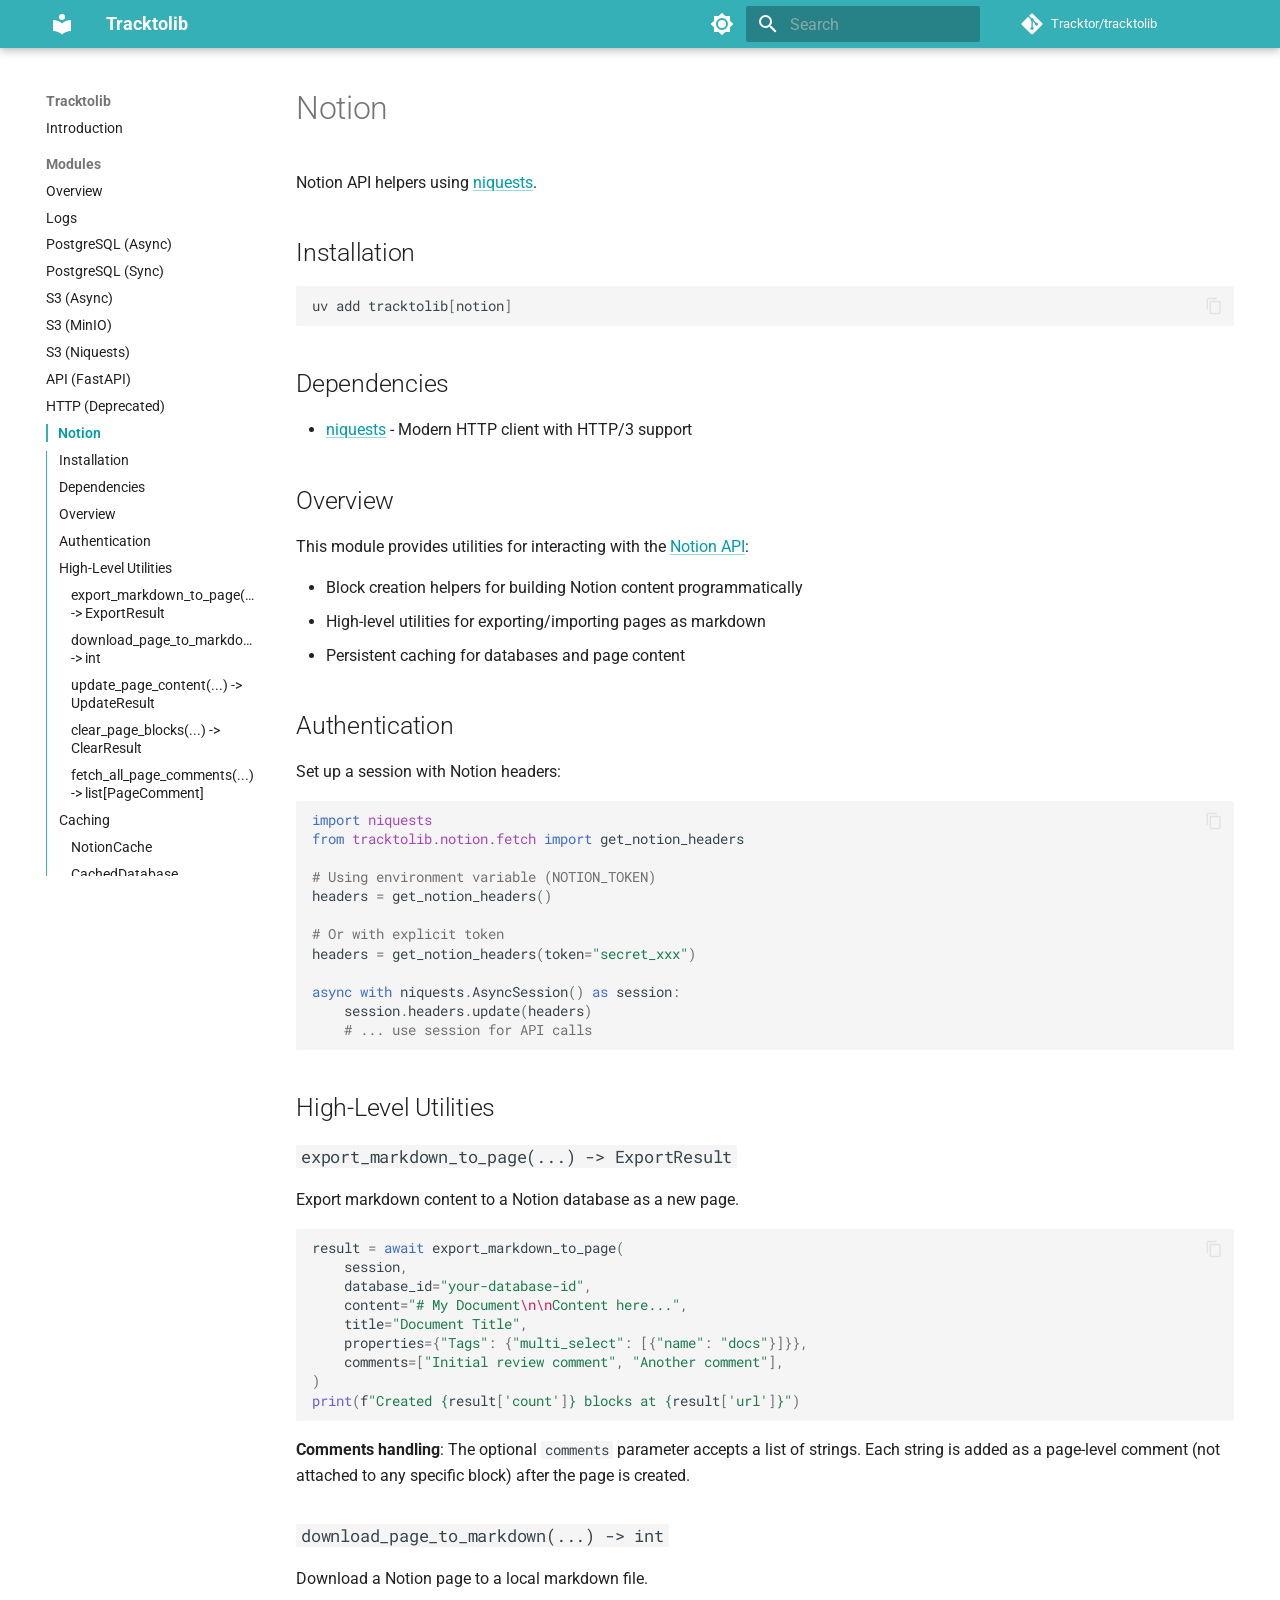
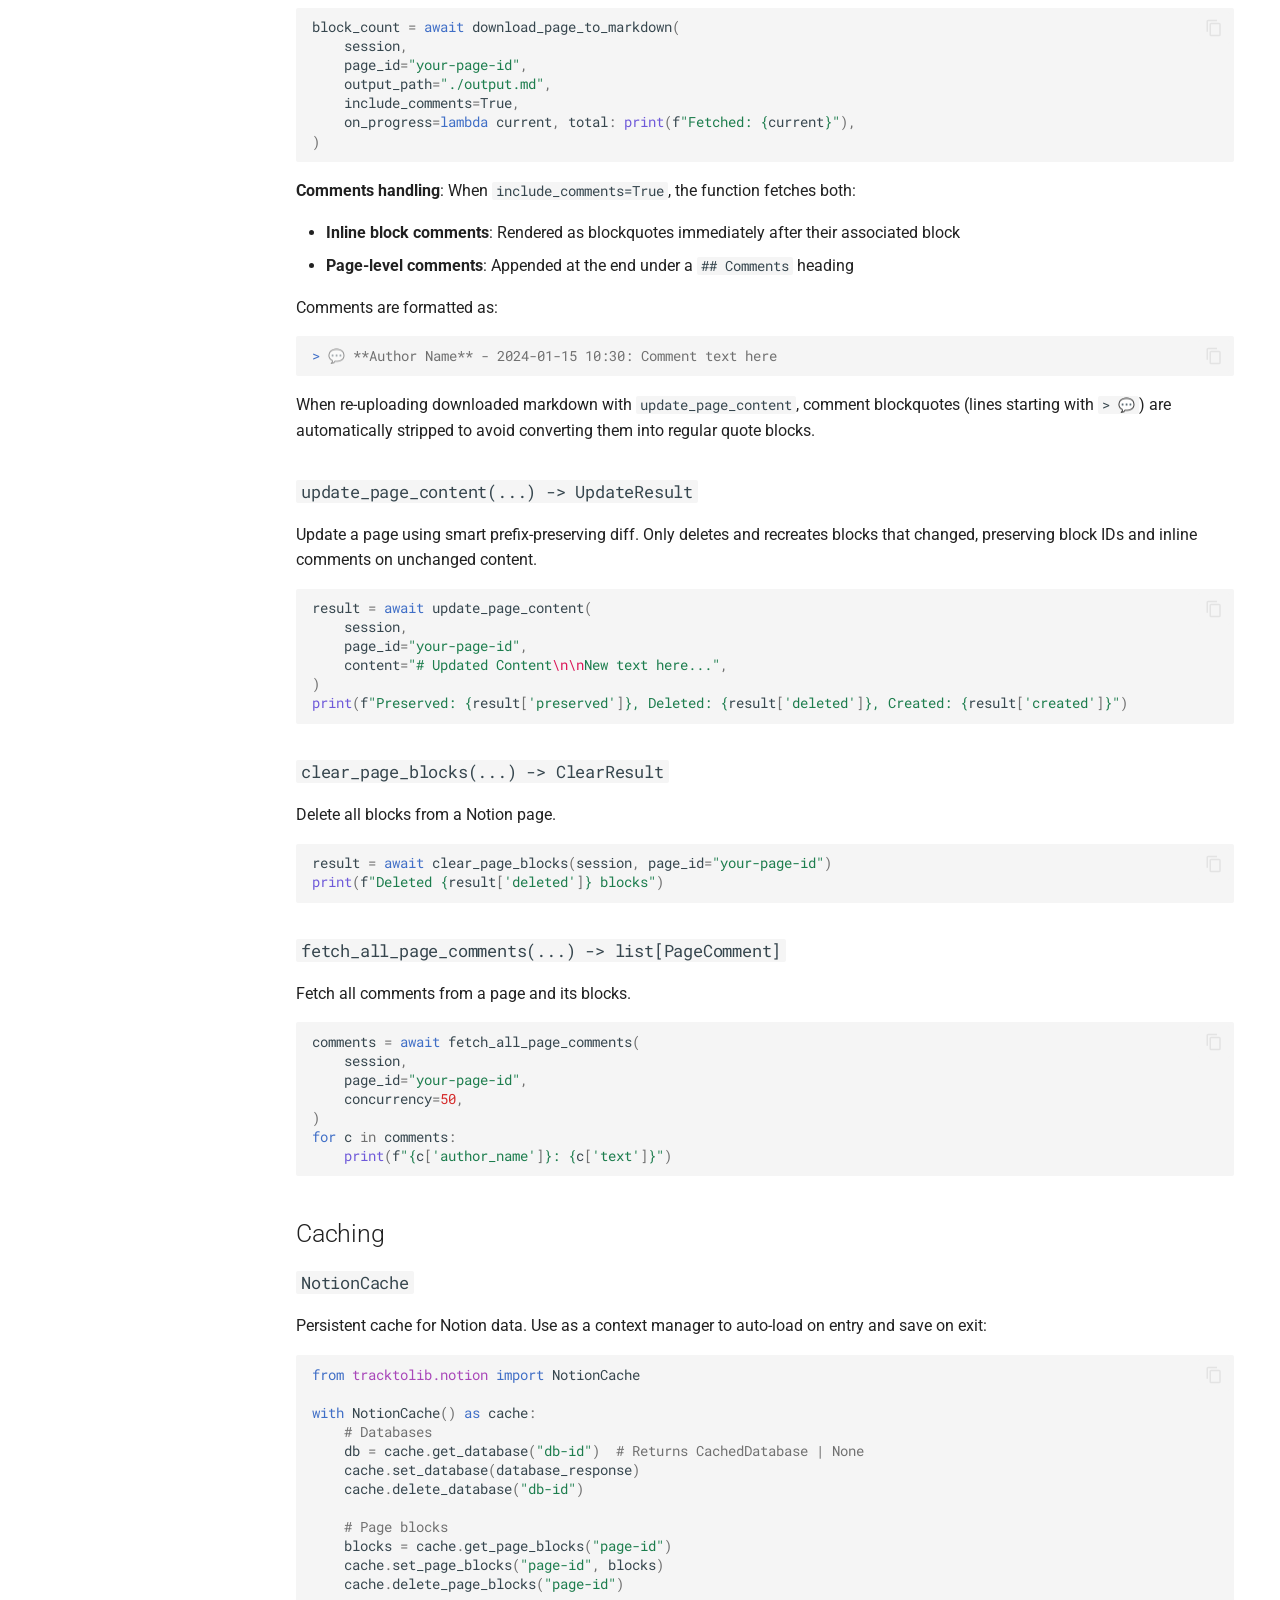
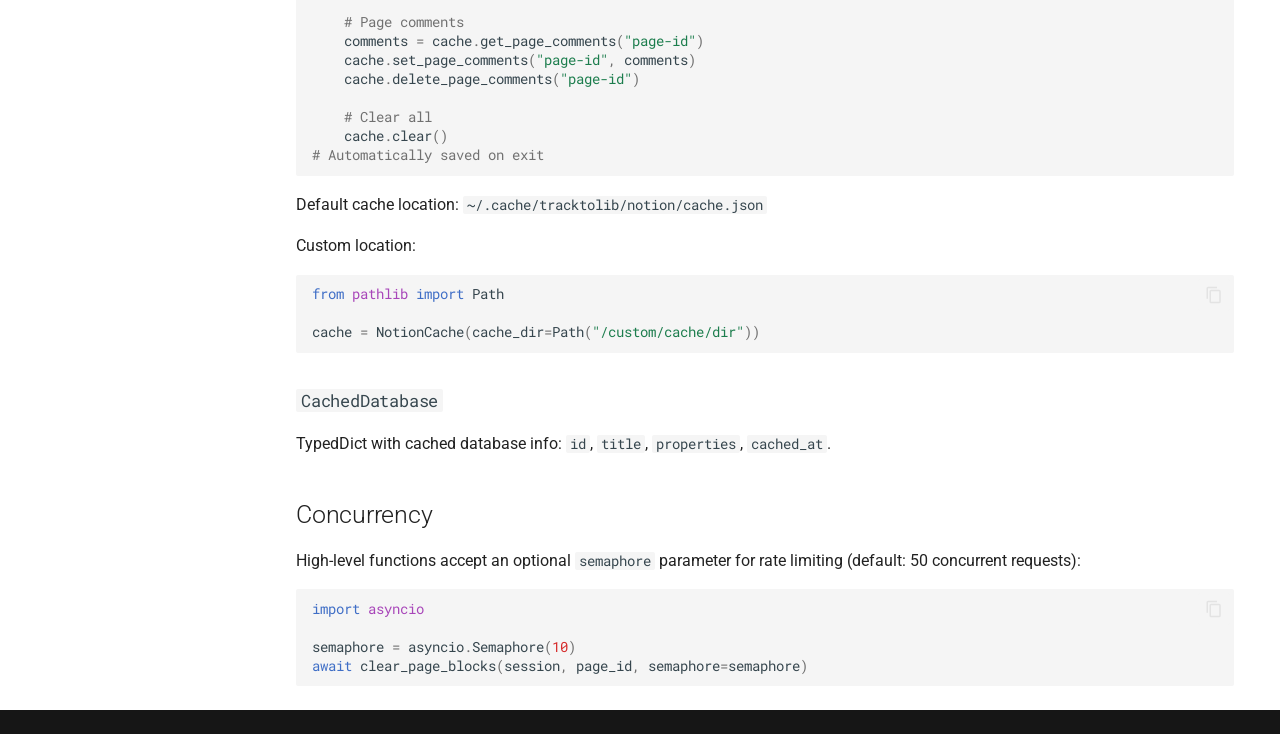
<file: modules/notion/index.html>
<!doctype html>
<html lang="en" class="no-js">
  <head>
    
      <meta charset="utf-8">
      <meta name="viewport" content="width=device-width,initial-scale=1">
      
        <meta name="description" content="Tracktor Swiss-knife Utility library for Python.">
      
      
        <meta name="author" content="Tracktor">
      
      
        <link rel="canonical" href="https://tracktor.github.io/tracktolib/modules/notion/">
      
      
        <link rel="prev" href="../http/">
      
      
        <link rel="next" href="../tests/">
      
      
        
      
      
      <link rel="icon" href="../../assets/images/favicon.png">
      <meta name="generator" content="mkdocs-1.6.1, mkdocs-material-9.7.1">
    
    
      
        <title>Notion - Tracktolib</title>
      
    
    
      <link rel="stylesheet" href="../../assets/stylesheets/main.484c7ddc.min.css">
      
        
        <link rel="stylesheet" href="../../assets/stylesheets/palette.ab4e12ef.min.css">
      
      


    
    
      
    
    
      
        
        
        <link rel="preconnect" href="https://fonts.gstatic.com" crossorigin>
        <link rel="stylesheet" href="https://fonts.googleapis.com/css?family=Roboto:300,300i,400,400i,700,700i%7CRoboto+Mono:400,400i,700,700i&display=fallback">
        <style>:root{--md-text-font:"Roboto";--md-code-font:"Roboto Mono"}</style>
      
    
    
      <link rel="stylesheet" href="../../stylesheets/extra.css">
    
    <script>__md_scope=new URL("../..",location),__md_hash=e=>[...e].reduce(((e,_)=>(e<<5)-e+_.charCodeAt(0)),0),__md_get=(e,_=localStorage,t=__md_scope)=>JSON.parse(_.getItem(t.pathname+"."+e)),__md_set=(e,_,t=localStorage,a=__md_scope)=>{try{t.setItem(a.pathname+"."+e,JSON.stringify(_))}catch(e){}}</script>
    
      

    
    
  </head>
  
  
    
    
      
    
    
    
    
    <body dir="ltr" data-md-color-scheme="default" data-md-color-primary="custom" data-md-color-accent="teal">
  
    
    <input class="md-toggle" data-md-toggle="drawer" type="checkbox" id="__drawer" autocomplete="off">
    <input class="md-toggle" data-md-toggle="search" type="checkbox" id="__search" autocomplete="off">
    <label class="md-overlay" for="__drawer"></label>
    <div data-md-component="skip">
      
        
        <a href="#notion" class="md-skip">
          Skip to content
        </a>
      
    </div>
    <div data-md-component="announce">
      
    </div>
    
    
      

  

<header class="md-header md-header--shadow" data-md-component="header">
  <nav class="md-header__inner md-grid" aria-label="Header">
    <a href="../.." title="Tracktolib" class="md-header__button md-logo" aria-label="Tracktolib" data-md-component="logo">
      
  
  <svg xmlns="http://www.w3.org/2000/svg" viewBox="0 0 24 24"><path d="M12 8a3 3 0 0 0 3-3 3 3 0 0 0-3-3 3 3 0 0 0-3 3 3 3 0 0 0 3 3m0 3.54C9.64 9.35 6.5 8 3 8v11c3.5 0 6.64 1.35 9 3.54 2.36-2.19 5.5-3.54 9-3.54V8c-3.5 0-6.64 1.35-9 3.54"/></svg>

    </a>
    <label class="md-header__button md-icon" for="__drawer">
      
      <svg xmlns="http://www.w3.org/2000/svg" viewBox="0 0 24 24"><path d="M3 6h18v2H3zm0 5h18v2H3zm0 5h18v2H3z"/></svg>
    </label>
    <div class="md-header__title" data-md-component="header-title">
      <div class="md-header__ellipsis">
        <div class="md-header__topic">
          <span class="md-ellipsis">
            Tracktolib
          </span>
        </div>
        <div class="md-header__topic" data-md-component="header-topic">
          <span class="md-ellipsis">
            
              Notion
            
          </span>
        </div>
      </div>
    </div>
    
      
        <form class="md-header__option" data-md-component="palette">
  
    
    
    
    <input class="md-option" data-md-color-media="(prefers-color-scheme: light)" data-md-color-scheme="default" data-md-color-primary="custom" data-md-color-accent="teal"  aria-label="Switch to dark mode"  type="radio" name="__palette" id="__palette_0">
    
      <label class="md-header__button md-icon" title="Switch to dark mode" for="__palette_1" hidden>
        <svg xmlns="http://www.w3.org/2000/svg" viewBox="0 0 24 24"><path d="M12 8a4 4 0 0 0-4 4 4 4 0 0 0 4 4 4 4 0 0 0 4-4 4 4 0 0 0-4-4m0 10a6 6 0 0 1-6-6 6 6 0 0 1 6-6 6 6 0 0 1 6 6 6 6 0 0 1-6 6m8-9.31V4h-4.69L12 .69 8.69 4H4v4.69L.69 12 4 15.31V20h4.69L12 23.31 15.31 20H20v-4.69L23.31 12z"/></svg>
      </label>
    
  
    
    
    
    <input class="md-option" data-md-color-media="(prefers-color-scheme: dark)" data-md-color-scheme="slate" data-md-color-primary="custom" data-md-color-accent="teal"  aria-label="Switch to light mode"  type="radio" name="__palette" id="__palette_1">
    
      <label class="md-header__button md-icon" title="Switch to light mode" for="__palette_0" hidden>
        <svg xmlns="http://www.w3.org/2000/svg" viewBox="0 0 24 24"><path d="M12 18c-.89 0-1.74-.2-2.5-.55C11.56 16.5 13 14.42 13 12s-1.44-4.5-3.5-5.45C10.26 6.2 11.11 6 12 6a6 6 0 0 1 6 6 6 6 0 0 1-6 6m8-9.31V4h-4.69L12 .69 8.69 4H4v4.69L.69 12 4 15.31V20h4.69L12 23.31 15.31 20H20v-4.69L23.31 12z"/></svg>
      </label>
    
  
</form>
      
    
    
      <script>var palette=__md_get("__palette");if(palette&&palette.color){if("(prefers-color-scheme)"===palette.color.media){var media=matchMedia("(prefers-color-scheme: light)"),input=document.querySelector(media.matches?"[data-md-color-media='(prefers-color-scheme: light)']":"[data-md-color-media='(prefers-color-scheme: dark)']");palette.color.media=input.getAttribute("data-md-color-media"),palette.color.scheme=input.getAttribute("data-md-color-scheme"),palette.color.primary=input.getAttribute("data-md-color-primary"),palette.color.accent=input.getAttribute("data-md-color-accent")}for(var[key,value]of Object.entries(palette.color))document.body.setAttribute("data-md-color-"+key,value)}</script>
    
    
    
      
      
        <label class="md-header__button md-icon" for="__search">
          
          <svg xmlns="http://www.w3.org/2000/svg" viewBox="0 0 24 24"><path d="M9.5 3A6.5 6.5 0 0 1 16 9.5c0 1.61-.59 3.09-1.56 4.23l.27.27h.79l5 5-1.5 1.5-5-5v-.79l-.27-.27A6.52 6.52 0 0 1 9.5 16 6.5 6.5 0 0 1 3 9.5 6.5 6.5 0 0 1 9.5 3m0 2C7 5 5 7 5 9.5S7 14 9.5 14 14 12 14 9.5 12 5 9.5 5"/></svg>
        </label>
        <div class="md-search" data-md-component="search" role="dialog">
  <label class="md-search__overlay" for="__search"></label>
  <div class="md-search__inner" role="search">
    <form class="md-search__form" name="search">
      <input type="text" class="md-search__input" name="query" aria-label="Search" placeholder="Search" autocapitalize="off" autocorrect="off" autocomplete="off" spellcheck="false" data-md-component="search-query" required>
      <label class="md-search__icon md-icon" for="__search">
        
        <svg xmlns="http://www.w3.org/2000/svg" viewBox="0 0 24 24"><path d="M9.5 3A6.5 6.5 0 0 1 16 9.5c0 1.61-.59 3.09-1.56 4.23l.27.27h.79l5 5-1.5 1.5-5-5v-.79l-.27-.27A6.52 6.52 0 0 1 9.5 16 6.5 6.5 0 0 1 3 9.5 6.5 6.5 0 0 1 9.5 3m0 2C7 5 5 7 5 9.5S7 14 9.5 14 14 12 14 9.5 12 5 9.5 5"/></svg>
        
        <svg xmlns="http://www.w3.org/2000/svg" viewBox="0 0 24 24"><path d="M20 11v2H8l5.5 5.5-1.42 1.42L4.16 12l7.92-7.92L13.5 5.5 8 11z"/></svg>
      </label>
      <nav class="md-search__options" aria-label="Search">
        
        <button type="reset" class="md-search__icon md-icon" title="Clear" aria-label="Clear" tabindex="-1">
          
          <svg xmlns="http://www.w3.org/2000/svg" viewBox="0 0 24 24"><path d="M19 6.41 17.59 5 12 10.59 6.41 5 5 6.41 10.59 12 5 17.59 6.41 19 12 13.41 17.59 19 19 17.59 13.41 12z"/></svg>
        </button>
      </nav>
      
        <div class="md-search__suggest" data-md-component="search-suggest"></div>
      
    </form>
    <div class="md-search__output">
      <div class="md-search__scrollwrap" tabindex="0" data-md-scrollfix>
        <div class="md-search-result" data-md-component="search-result">
          <div class="md-search-result__meta">
            Initializing search
          </div>
          <ol class="md-search-result__list" role="presentation"></ol>
        </div>
      </div>
    </div>
  </div>
</div>
      
    
    
      <div class="md-header__source">
        <a href="https://github.com/Tracktor/tracktolib" title="Go to repository" class="md-source" data-md-component="source">
  <div class="md-source__icon md-icon">
    
    <svg xmlns="http://www.w3.org/2000/svg" viewBox="0 0 448 512"><!--! Font Awesome Free 7.1.0 by @fontawesome - https://fontawesome.com License - https://fontawesome.com/license/free (Icons: CC BY 4.0, Fonts: SIL OFL 1.1, Code: MIT License) Copyright 2025 Fonticons, Inc.--><path d="M439.6 236.1 244 40.5c-5.4-5.5-12.8-8.5-20.4-8.5s-15 3-20.4 8.4L162.5 81l51.5 51.5c27.1-9.1 52.7 16.8 43.4 43.7l49.7 49.7c34.2-11.8 61.2 31 35.5 56.7-26.5 26.5-70.2-2.9-56-37.3L240.3 199v121.9c25.3 12.5 22.3 41.8 9.1 55-6.4 6.4-15.2 10.1-24.3 10.1s-17.8-3.6-24.3-10.1c-17.6-17.6-11.1-46.9 11.2-56v-123c-20.8-8.5-24.6-30.7-18.6-45L142.6 101 8.5 235.1C3 240.6 0 247.9 0 255.5s3 15 8.5 20.4l195.6 195.7c5.4 5.4 12.7 8.4 20.4 8.4s15-3 20.4-8.4l194.7-194.7c5.4-5.4 8.4-12.8 8.4-20.4s-3-15-8.4-20.4"/></svg>
  </div>
  <div class="md-source__repository">
    Tracktor/tracktolib
  </div>
</a>
      </div>
    
  </nav>
  
</header>
    
    <div class="md-container" data-md-component="container">
      
      
        
          
        
      
      <main class="md-main" data-md-component="main">
        <div class="md-main__inner md-grid">
          
            
              
              <div class="md-sidebar md-sidebar--primary" data-md-component="sidebar" data-md-type="navigation" >
                <div class="md-sidebar__scrollwrap">
                  <div class="md-sidebar__inner">
                    



  

<nav class="md-nav md-nav--primary md-nav--integrated" aria-label="Navigation" data-md-level="0">
  <label class="md-nav__title" for="__drawer">
    <a href="../.." title="Tracktolib" class="md-nav__button md-logo" aria-label="Tracktolib" data-md-component="logo">
      
  
  <svg xmlns="http://www.w3.org/2000/svg" viewBox="0 0 24 24"><path d="M12 8a3 3 0 0 0 3-3 3 3 0 0 0-3-3 3 3 0 0 0-3 3 3 3 0 0 0 3 3m0 3.54C9.64 9.35 6.5 8 3 8v11c3.5 0 6.64 1.35 9 3.54 2.36-2.19 5.5-3.54 9-3.54V8c-3.5 0-6.64 1.35-9 3.54"/></svg>

    </a>
    Tracktolib
  </label>
  
    <div class="md-nav__source">
      <a href="https://github.com/Tracktor/tracktolib" title="Go to repository" class="md-source" data-md-component="source">
  <div class="md-source__icon md-icon">
    
    <svg xmlns="http://www.w3.org/2000/svg" viewBox="0 0 448 512"><!--! Font Awesome Free 7.1.0 by @fontawesome - https://fontawesome.com License - https://fontawesome.com/license/free (Icons: CC BY 4.0, Fonts: SIL OFL 1.1, Code: MIT License) Copyright 2025 Fonticons, Inc.--><path d="M439.6 236.1 244 40.5c-5.4-5.5-12.8-8.5-20.4-8.5s-15 3-20.4 8.4L162.5 81l51.5 51.5c27.1-9.1 52.7 16.8 43.4 43.7l49.7 49.7c34.2-11.8 61.2 31 35.5 56.7-26.5 26.5-70.2-2.9-56-37.3L240.3 199v121.9c25.3 12.5 22.3 41.8 9.1 55-6.4 6.4-15.2 10.1-24.3 10.1s-17.8-3.6-24.3-10.1c-17.6-17.6-11.1-46.9 11.2-56v-123c-20.8-8.5-24.6-30.7-18.6-45L142.6 101 8.5 235.1C3 240.6 0 247.9 0 255.5s3 15 8.5 20.4l195.6 195.7c5.4 5.4 12.7 8.4 20.4 8.4s15-3 20.4-8.4l194.7-194.7c5.4-5.4 8.4-12.8 8.4-20.4s-3-15-8.4-20.4"/></svg>
  </div>
  <div class="md-source__repository">
    Tracktor/tracktolib
  </div>
</a>
    </div>
  
  <ul class="md-nav__list" data-md-scrollfix>
    
      
      
  
  
  
  
    <li class="md-nav__item">
      <a href="../.." class="md-nav__link">
        
  
  
  <span class="md-ellipsis">
    
  
    Introduction
  

    
  </span>
  
  

      </a>
    </li>
  

    
      
      
  
  
    
  
  
  
    
    
    
    
      
        
        
      
    
    
    <li class="md-nav__item md-nav__item--active md-nav__item--section md-nav__item--nested">
      
        
        
        <input class="md-nav__toggle md-toggle " type="checkbox" id="__nav_2" checked>
        
          
          <label class="md-nav__link" for="__nav_2" id="__nav_2_label" tabindex="">
            
  
  
  <span class="md-ellipsis">
    
  
    Modules
  

    
  </span>
  
  

            <span class="md-nav__icon md-icon"></span>
          </label>
        
        <nav class="md-nav" data-md-level="1" aria-labelledby="__nav_2_label" aria-expanded="true">
          <label class="md-nav__title" for="__nav_2">
            <span class="md-nav__icon md-icon"></span>
            
  
    Modules
  

          </label>
          <ul class="md-nav__list" data-md-scrollfix>
            
              
                
  
  
  
  
    <li class="md-nav__item">
      <a href="../" class="md-nav__link">
        
  
  
  <span class="md-ellipsis">
    
  
    Overview
  

    
  </span>
  
  

      </a>
    </li>
  

              
            
              
                
  
  
  
  
    <li class="md-nav__item">
      <a href="../logs/" class="md-nav__link">
        
  
  
  <span class="md-ellipsis">
    
  
    Logs
  

    
  </span>
  
  

      </a>
    </li>
  

              
            
              
                
  
  
  
  
    <li class="md-nav__item">
      <a href="../pg/" class="md-nav__link">
        
  
  
  <span class="md-ellipsis">
    
  
    PostgreSQL (Async)
  

    
  </span>
  
  

      </a>
    </li>
  

              
            
              
                
  
  
  
  
    <li class="md-nav__item">
      <a href="../pg-sync/" class="md-nav__link">
        
  
  
  <span class="md-ellipsis">
    
  
    PostgreSQL (Sync)
  

    
  </span>
  
  

      </a>
    </li>
  

              
            
              
                
  
  
  
  
    <li class="md-nav__item">
      <a href="../s3/" class="md-nav__link">
        
  
  
  <span class="md-ellipsis">
    
  
    S3 (Async)
  

    
  </span>
  
  

      </a>
    </li>
  

              
            
              
                
  
  
  
  
    <li class="md-nav__item">
      <a href="../s3-minio/" class="md-nav__link">
        
  
  
  <span class="md-ellipsis">
    
  
    S3 (MinIO)
  

    
  </span>
  
  

      </a>
    </li>
  

              
            
              
                
  
  
  
  
    <li class="md-nav__item">
      <a href="../s3-niquests/" class="md-nav__link">
        
  
  
  <span class="md-ellipsis">
    
  
    S3 (Niquests)
  

    
  </span>
  
  

      </a>
    </li>
  

              
            
              
                
  
  
  
  
    <li class="md-nav__item">
      <a href="../api/" class="md-nav__link">
        
  
  
  <span class="md-ellipsis">
    
  
    API (FastAPI)
  

    
  </span>
  
  

      </a>
    </li>
  

              
            
              
                
  
  
  
  
    <li class="md-nav__item">
      <a href="../http/" class="md-nav__link">
        
  
  
  <span class="md-ellipsis">
    
  
    HTTP (Deprecated)
  

    
  </span>
  
  

      </a>
    </li>
  

              
            
              
                
  
  
    
  
  
  
    <li class="md-nav__item md-nav__item--active">
      
      <input class="md-nav__toggle md-toggle" type="checkbox" id="__toc">
      
      
        
      
      
        <label class="md-nav__link md-nav__link--active" for="__toc">
          
  
  
  <span class="md-ellipsis">
    
  
    Notion
  

    
  </span>
  
  

          <span class="md-nav__icon md-icon"></span>
        </label>
      
      <a href="./" class="md-nav__link md-nav__link--active">
        
  
  
  <span class="md-ellipsis">
    
  
    Notion
  

    
  </span>
  
  

      </a>
      
        

<nav class="md-nav md-nav--secondary" aria-label="Table of contents">
  
  
  
    
  
  
    <label class="md-nav__title" for="__toc">
      <span class="md-nav__icon md-icon"></span>
      Table of contents
    </label>
    <ul class="md-nav__list" data-md-component="toc" data-md-scrollfix>
      
        <li class="md-nav__item">
  <a href="#installation" class="md-nav__link">
    <span class="md-ellipsis">
      
        Installation
      
    </span>
  </a>
  
</li>
      
        <li class="md-nav__item">
  <a href="#dependencies" class="md-nav__link">
    <span class="md-ellipsis">
      
        Dependencies
      
    </span>
  </a>
  
</li>
      
        <li class="md-nav__item">
  <a href="#overview" class="md-nav__link">
    <span class="md-ellipsis">
      
        Overview
      
    </span>
  </a>
  
</li>
      
        <li class="md-nav__item">
  <a href="#authentication" class="md-nav__link">
    <span class="md-ellipsis">
      
        Authentication
      
    </span>
  </a>
  
</li>
      
        <li class="md-nav__item">
  <a href="#high-level-utilities" class="md-nav__link">
    <span class="md-ellipsis">
      
        High-Level Utilities
      
    </span>
  </a>
  
    <nav class="md-nav" aria-label="High-Level Utilities">
      <ul class="md-nav__list">
        
          <li class="md-nav__item">
  <a href="#export_markdown_to_page-exportresult" class="md-nav__link">
    <span class="md-ellipsis">
      
        export_markdown_to_page(...) -&gt; ExportResult
      
    </span>
  </a>
  
</li>
        
          <li class="md-nav__item">
  <a href="#download_page_to_markdown-int" class="md-nav__link">
    <span class="md-ellipsis">
      
        download_page_to_markdown(...) -&gt; int
      
    </span>
  </a>
  
</li>
        
          <li class="md-nav__item">
  <a href="#update_page_content-updateresult" class="md-nav__link">
    <span class="md-ellipsis">
      
        update_page_content(...) -&gt; UpdateResult
      
    </span>
  </a>
  
</li>
        
          <li class="md-nav__item">
  <a href="#clear_page_blocks-clearresult" class="md-nav__link">
    <span class="md-ellipsis">
      
        clear_page_blocks(...) -&gt; ClearResult
      
    </span>
  </a>
  
</li>
        
          <li class="md-nav__item">
  <a href="#fetch_all_page_comments-listpagecomment" class="md-nav__link">
    <span class="md-ellipsis">
      
        fetch_all_page_comments(...) -&gt; list[PageComment]
      
    </span>
  </a>
  
</li>
        
      </ul>
    </nav>
  
</li>
      
        <li class="md-nav__item">
  <a href="#caching" class="md-nav__link">
    <span class="md-ellipsis">
      
        Caching
      
    </span>
  </a>
  
    <nav class="md-nav" aria-label="Caching">
      <ul class="md-nav__list">
        
          <li class="md-nav__item">
  <a href="#notioncache" class="md-nav__link">
    <span class="md-ellipsis">
      
        NotionCache
      
    </span>
  </a>
  
</li>
        
          <li class="md-nav__item">
  <a href="#cacheddatabase" class="md-nav__link">
    <span class="md-ellipsis">
      
        CachedDatabase
      
    </span>
  </a>
  
</li>
        
      </ul>
    </nav>
  
</li>
      
        <li class="md-nav__item">
  <a href="#concurrency" class="md-nav__link">
    <span class="md-ellipsis">
      
        Concurrency
      
    </span>
  </a>
  
</li>
      
    </ul>
  
</nav>
      
    </li>
  

              
            
              
                
  
  
  
  
    <li class="md-nav__item">
      <a href="../tests/" class="md-nav__link">
        
  
  
  <span class="md-ellipsis">
    
  
    Tests
  

    
  </span>
  
  

      </a>
    </li>
  

              
            
          </ul>
        </nav>
      
    </li>
  

    
  </ul>
</nav>
                  </div>
                </div>
              </div>
            
            
          
          
            <div class="md-content" data-md-component="content">
              
              <article class="md-content__inner md-typeset">
                
                  


  
  


<h1 id="notion">Notion</h1>
<p>Notion API helpers using <a href="https://github.com/jawah/niquests">niquests</a>.</p>
<h2 id="installation">Installation</h2>
<div class="highlight"><pre><span></span><code><a id="__codelineno-0-1" name="__codelineno-0-1" href="#__codelineno-0-1"></a>uv<span class="w"> </span>add<span class="w"> </span>tracktolib<span class="o">[</span>notion<span class="o">]</span>
</code></pre></div>
<h2 id="dependencies">Dependencies</h2>
<ul>
<li><a href="https://github.com/jawah/niquests">niquests</a> - Modern HTTP client with HTTP/3 support</li>
</ul>
<h2 id="overview">Overview</h2>
<p>This module provides utilities for interacting with the <a href="https://developers.notion.com/">Notion API</a>:</p>
<ul>
<li>Block creation helpers for building Notion content programmatically</li>
<li>High-level utilities for exporting/importing pages as markdown</li>
<li>Persistent caching for databases and page content</li>
</ul>
<h2 id="authentication">Authentication</h2>
<p>Set up a session with Notion headers:</p>
<div class="highlight"><pre><span></span><code><a id="__codelineno-1-1" name="__codelineno-1-1" href="#__codelineno-1-1"></a><span class="kn">import</span><span class="w"> </span><span class="nn">niquests</span>
<a id="__codelineno-1-2" name="__codelineno-1-2" href="#__codelineno-1-2"></a><span class="kn">from</span><span class="w"> </span><span class="nn">tracktolib.notion.fetch</span><span class="w"> </span><span class="kn">import</span> <span class="n">get_notion_headers</span>
<a id="__codelineno-1-3" name="__codelineno-1-3" href="#__codelineno-1-3"></a>
<a id="__codelineno-1-4" name="__codelineno-1-4" href="#__codelineno-1-4"></a><span class="c1"># Using environment variable (NOTION_TOKEN)</span>
<a id="__codelineno-1-5" name="__codelineno-1-5" href="#__codelineno-1-5"></a><span class="n">headers</span> <span class="o">=</span> <span class="n">get_notion_headers</span><span class="p">()</span>
<a id="__codelineno-1-6" name="__codelineno-1-6" href="#__codelineno-1-6"></a>
<a id="__codelineno-1-7" name="__codelineno-1-7" href="#__codelineno-1-7"></a><span class="c1"># Or with explicit token</span>
<a id="__codelineno-1-8" name="__codelineno-1-8" href="#__codelineno-1-8"></a><span class="n">headers</span> <span class="o">=</span> <span class="n">get_notion_headers</span><span class="p">(</span><span class="n">token</span><span class="o">=</span><span class="s2">&quot;secret_xxx&quot;</span><span class="p">)</span>
<a id="__codelineno-1-9" name="__codelineno-1-9" href="#__codelineno-1-9"></a>
<a id="__codelineno-1-10" name="__codelineno-1-10" href="#__codelineno-1-10"></a><span class="k">async</span> <span class="k">with</span> <span class="n">niquests</span><span class="o">.</span><span class="n">AsyncSession</span><span class="p">()</span> <span class="k">as</span> <span class="n">session</span><span class="p">:</span>
<a id="__codelineno-1-11" name="__codelineno-1-11" href="#__codelineno-1-11"></a>    <span class="n">session</span><span class="o">.</span><span class="n">headers</span><span class="o">.</span><span class="n">update</span><span class="p">(</span><span class="n">headers</span><span class="p">)</span>
<a id="__codelineno-1-12" name="__codelineno-1-12" href="#__codelineno-1-12"></a>    <span class="c1"># ... use session for API calls</span>
</code></pre></div>
<h2 id="high-level-utilities">High-Level Utilities</h2>
<h3 id="export_markdown_to_page-exportresult"><code>export_markdown_to_page(...) -&gt; ExportResult</code></h3>
<p>Export markdown content to a Notion database as a new page.</p>
<div class="highlight"><pre><span></span><code><a id="__codelineno-2-1" name="__codelineno-2-1" href="#__codelineno-2-1"></a><span class="n">result</span> <span class="o">=</span> <span class="k">await</span> <span class="n">export_markdown_to_page</span><span class="p">(</span>
<a id="__codelineno-2-2" name="__codelineno-2-2" href="#__codelineno-2-2"></a>    <span class="n">session</span><span class="p">,</span>
<a id="__codelineno-2-3" name="__codelineno-2-3" href="#__codelineno-2-3"></a>    <span class="n">database_id</span><span class="o">=</span><span class="s2">&quot;your-database-id&quot;</span><span class="p">,</span>
<a id="__codelineno-2-4" name="__codelineno-2-4" href="#__codelineno-2-4"></a>    <span class="n">content</span><span class="o">=</span><span class="s2">&quot;# My Document</span><span class="se">\n\n</span><span class="s2">Content here...&quot;</span><span class="p">,</span>
<a id="__codelineno-2-5" name="__codelineno-2-5" href="#__codelineno-2-5"></a>    <span class="n">title</span><span class="o">=</span><span class="s2">&quot;Document Title&quot;</span><span class="p">,</span>
<a id="__codelineno-2-6" name="__codelineno-2-6" href="#__codelineno-2-6"></a>    <span class="n">properties</span><span class="o">=</span><span class="p">{</span><span class="s2">&quot;Tags&quot;</span><span class="p">:</span> <span class="p">{</span><span class="s2">&quot;multi_select&quot;</span><span class="p">:</span> <span class="p">[{</span><span class="s2">&quot;name&quot;</span><span class="p">:</span> <span class="s2">&quot;docs&quot;</span><span class="p">}]}},</span>
<a id="__codelineno-2-7" name="__codelineno-2-7" href="#__codelineno-2-7"></a>    <span class="n">comments</span><span class="o">=</span><span class="p">[</span><span class="s2">&quot;Initial review comment&quot;</span><span class="p">,</span> <span class="s2">&quot;Another comment&quot;</span><span class="p">],</span>
<a id="__codelineno-2-8" name="__codelineno-2-8" href="#__codelineno-2-8"></a><span class="p">)</span>
<a id="__codelineno-2-9" name="__codelineno-2-9" href="#__codelineno-2-9"></a><span class="nb">print</span><span class="p">(</span><span class="sa">f</span><span class="s2">&quot;Created </span><span class="si">{</span><span class="n">result</span><span class="p">[</span><span class="s1">&#39;count&#39;</span><span class="p">]</span><span class="si">}</span><span class="s2"> blocks at </span><span class="si">{</span><span class="n">result</span><span class="p">[</span><span class="s1">&#39;url&#39;</span><span class="p">]</span><span class="si">}</span><span class="s2">&quot;</span><span class="p">)</span>
</code></pre></div>
<p><strong>Comments handling</strong>: The optional <code>comments</code> parameter accepts a list of strings. Each string is added as a page-level comment (not attached to any specific block) after the page is created.</p>
<h3 id="download_page_to_markdown-int"><code>download_page_to_markdown(...) -&gt; int</code></h3>
<p>Download a Notion page to a local markdown file.</p>
<div class="highlight"><pre><span></span><code><a id="__codelineno-3-1" name="__codelineno-3-1" href="#__codelineno-3-1"></a><span class="n">block_count</span> <span class="o">=</span> <span class="k">await</span> <span class="n">download_page_to_markdown</span><span class="p">(</span>
<a id="__codelineno-3-2" name="__codelineno-3-2" href="#__codelineno-3-2"></a>    <span class="n">session</span><span class="p">,</span>
<a id="__codelineno-3-3" name="__codelineno-3-3" href="#__codelineno-3-3"></a>    <span class="n">page_id</span><span class="o">=</span><span class="s2">&quot;your-page-id&quot;</span><span class="p">,</span>
<a id="__codelineno-3-4" name="__codelineno-3-4" href="#__codelineno-3-4"></a>    <span class="n">output_path</span><span class="o">=</span><span class="s2">&quot;./output.md&quot;</span><span class="p">,</span>
<a id="__codelineno-3-5" name="__codelineno-3-5" href="#__codelineno-3-5"></a>    <span class="n">include_comments</span><span class="o">=</span><span class="kc">True</span><span class="p">,</span>
<a id="__codelineno-3-6" name="__codelineno-3-6" href="#__codelineno-3-6"></a>    <span class="n">on_progress</span><span class="o">=</span><span class="k">lambda</span> <span class="n">current</span><span class="p">,</span> <span class="n">total</span><span class="p">:</span> <span class="nb">print</span><span class="p">(</span><span class="sa">f</span><span class="s2">&quot;Fetched: </span><span class="si">{</span><span class="n">current</span><span class="si">}</span><span class="s2">&quot;</span><span class="p">),</span>
<a id="__codelineno-3-7" name="__codelineno-3-7" href="#__codelineno-3-7"></a><span class="p">)</span>
</code></pre></div>
<p><strong>Comments handling</strong>: When <code>include_comments=True</code>, the function fetches both:</p>
<ul>
<li><strong>Inline block comments</strong>: Rendered as blockquotes immediately after their associated block</li>
<li><strong>Page-level comments</strong>: Appended at the end under a <code>## Comments</code> heading</li>
</ul>
<p>Comments are formatted as:</p>
<div class="highlight"><pre><span></span><code><a id="__codelineno-4-1" name="__codelineno-4-1" href="#__codelineno-4-1"></a><span class="k">&gt; </span><span class="ge">💬 **Author Name** - 2024-01-15 10:30: Comment text here</span>
</code></pre></div>
<p>When re-uploading downloaded markdown with <code>update_page_content</code>, comment blockquotes (lines starting with <code>&gt; 💬</code>) are automatically stripped to avoid converting them into regular quote blocks.</p>
<h3 id="update_page_content-updateresult"><code>update_page_content(...) -&gt; UpdateResult</code></h3>
<p>Update a page using smart prefix-preserving diff. Only deletes and recreates blocks that changed, preserving block IDs
and inline comments on unchanged content.</p>
<div class="highlight"><pre><span></span><code><a id="__codelineno-5-1" name="__codelineno-5-1" href="#__codelineno-5-1"></a><span class="n">result</span> <span class="o">=</span> <span class="k">await</span> <span class="n">update_page_content</span><span class="p">(</span>
<a id="__codelineno-5-2" name="__codelineno-5-2" href="#__codelineno-5-2"></a>    <span class="n">session</span><span class="p">,</span>
<a id="__codelineno-5-3" name="__codelineno-5-3" href="#__codelineno-5-3"></a>    <span class="n">page_id</span><span class="o">=</span><span class="s2">&quot;your-page-id&quot;</span><span class="p">,</span>
<a id="__codelineno-5-4" name="__codelineno-5-4" href="#__codelineno-5-4"></a>    <span class="n">content</span><span class="o">=</span><span class="s2">&quot;# Updated Content</span><span class="se">\n\n</span><span class="s2">New text here...&quot;</span><span class="p">,</span>
<a id="__codelineno-5-5" name="__codelineno-5-5" href="#__codelineno-5-5"></a><span class="p">)</span>
<a id="__codelineno-5-6" name="__codelineno-5-6" href="#__codelineno-5-6"></a><span class="nb">print</span><span class="p">(</span><span class="sa">f</span><span class="s2">&quot;Preserved: </span><span class="si">{</span><span class="n">result</span><span class="p">[</span><span class="s1">&#39;preserved&#39;</span><span class="p">]</span><span class="si">}</span><span class="s2">, Deleted: </span><span class="si">{</span><span class="n">result</span><span class="p">[</span><span class="s1">&#39;deleted&#39;</span><span class="p">]</span><span class="si">}</span><span class="s2">, Created: </span><span class="si">{</span><span class="n">result</span><span class="p">[</span><span class="s1">&#39;created&#39;</span><span class="p">]</span><span class="si">}</span><span class="s2">&quot;</span><span class="p">)</span>
</code></pre></div>
<h3 id="clear_page_blocks-clearresult"><code>clear_page_blocks(...) -&gt; ClearResult</code></h3>
<p>Delete all blocks from a Notion page.</p>
<div class="highlight"><pre><span></span><code><a id="__codelineno-6-1" name="__codelineno-6-1" href="#__codelineno-6-1"></a><span class="n">result</span> <span class="o">=</span> <span class="k">await</span> <span class="n">clear_page_blocks</span><span class="p">(</span><span class="n">session</span><span class="p">,</span> <span class="n">page_id</span><span class="o">=</span><span class="s2">&quot;your-page-id&quot;</span><span class="p">)</span>
<a id="__codelineno-6-2" name="__codelineno-6-2" href="#__codelineno-6-2"></a><span class="nb">print</span><span class="p">(</span><span class="sa">f</span><span class="s2">&quot;Deleted </span><span class="si">{</span><span class="n">result</span><span class="p">[</span><span class="s1">&#39;deleted&#39;</span><span class="p">]</span><span class="si">}</span><span class="s2"> blocks&quot;</span><span class="p">)</span>
</code></pre></div>
<h3 id="fetch_all_page_comments-listpagecomment"><code>fetch_all_page_comments(...) -&gt; list[PageComment]</code></h3>
<p>Fetch all comments from a page and its blocks.</p>
<div class="highlight"><pre><span></span><code><a id="__codelineno-7-1" name="__codelineno-7-1" href="#__codelineno-7-1"></a><span class="n">comments</span> <span class="o">=</span> <span class="k">await</span> <span class="n">fetch_all_page_comments</span><span class="p">(</span>
<a id="__codelineno-7-2" name="__codelineno-7-2" href="#__codelineno-7-2"></a>    <span class="n">session</span><span class="p">,</span>
<a id="__codelineno-7-3" name="__codelineno-7-3" href="#__codelineno-7-3"></a>    <span class="n">page_id</span><span class="o">=</span><span class="s2">&quot;your-page-id&quot;</span><span class="p">,</span>
<a id="__codelineno-7-4" name="__codelineno-7-4" href="#__codelineno-7-4"></a>    <span class="n">concurrency</span><span class="o">=</span><span class="mi">50</span><span class="p">,</span>
<a id="__codelineno-7-5" name="__codelineno-7-5" href="#__codelineno-7-5"></a><span class="p">)</span>
<a id="__codelineno-7-6" name="__codelineno-7-6" href="#__codelineno-7-6"></a><span class="k">for</span> <span class="n">c</span> <span class="ow">in</span> <span class="n">comments</span><span class="p">:</span>
<a id="__codelineno-7-7" name="__codelineno-7-7" href="#__codelineno-7-7"></a>    <span class="nb">print</span><span class="p">(</span><span class="sa">f</span><span class="s2">&quot;</span><span class="si">{</span><span class="n">c</span><span class="p">[</span><span class="s1">&#39;author_name&#39;</span><span class="p">]</span><span class="si">}</span><span class="s2">: </span><span class="si">{</span><span class="n">c</span><span class="p">[</span><span class="s1">&#39;text&#39;</span><span class="p">]</span><span class="si">}</span><span class="s2">&quot;</span><span class="p">)</span>
</code></pre></div>
<h2 id="caching">Caching</h2>
<h3 id="notioncache"><code>NotionCache</code></h3>
<p>Persistent cache for Notion data. Use as a context manager to auto-load on entry and save on exit:</p>
<div class="highlight"><pre><span></span><code><a id="__codelineno-8-1" name="__codelineno-8-1" href="#__codelineno-8-1"></a><span class="kn">from</span><span class="w"> </span><span class="nn">tracktolib.notion</span><span class="w"> </span><span class="kn">import</span> <span class="n">NotionCache</span>
<a id="__codelineno-8-2" name="__codelineno-8-2" href="#__codelineno-8-2"></a>
<a id="__codelineno-8-3" name="__codelineno-8-3" href="#__codelineno-8-3"></a><span class="k">with</span> <span class="n">NotionCache</span><span class="p">()</span> <span class="k">as</span> <span class="n">cache</span><span class="p">:</span>
<a id="__codelineno-8-4" name="__codelineno-8-4" href="#__codelineno-8-4"></a>    <span class="c1"># Databases</span>
<a id="__codelineno-8-5" name="__codelineno-8-5" href="#__codelineno-8-5"></a>    <span class="n">db</span> <span class="o">=</span> <span class="n">cache</span><span class="o">.</span><span class="n">get_database</span><span class="p">(</span><span class="s2">&quot;db-id&quot;</span><span class="p">)</span>  <span class="c1"># Returns CachedDatabase | None</span>
<a id="__codelineno-8-6" name="__codelineno-8-6" href="#__codelineno-8-6"></a>    <span class="n">cache</span><span class="o">.</span><span class="n">set_database</span><span class="p">(</span><span class="n">database_response</span><span class="p">)</span>
<a id="__codelineno-8-7" name="__codelineno-8-7" href="#__codelineno-8-7"></a>    <span class="n">cache</span><span class="o">.</span><span class="n">delete_database</span><span class="p">(</span><span class="s2">&quot;db-id&quot;</span><span class="p">)</span>
<a id="__codelineno-8-8" name="__codelineno-8-8" href="#__codelineno-8-8"></a>
<a id="__codelineno-8-9" name="__codelineno-8-9" href="#__codelineno-8-9"></a>    <span class="c1"># Page blocks</span>
<a id="__codelineno-8-10" name="__codelineno-8-10" href="#__codelineno-8-10"></a>    <span class="n">blocks</span> <span class="o">=</span> <span class="n">cache</span><span class="o">.</span><span class="n">get_page_blocks</span><span class="p">(</span><span class="s2">&quot;page-id&quot;</span><span class="p">)</span>
<a id="__codelineno-8-11" name="__codelineno-8-11" href="#__codelineno-8-11"></a>    <span class="n">cache</span><span class="o">.</span><span class="n">set_page_blocks</span><span class="p">(</span><span class="s2">&quot;page-id&quot;</span><span class="p">,</span> <span class="n">blocks</span><span class="p">)</span>
<a id="__codelineno-8-12" name="__codelineno-8-12" href="#__codelineno-8-12"></a>    <span class="n">cache</span><span class="o">.</span><span class="n">delete_page_blocks</span><span class="p">(</span><span class="s2">&quot;page-id&quot;</span><span class="p">)</span>
<a id="__codelineno-8-13" name="__codelineno-8-13" href="#__codelineno-8-13"></a>
<a id="__codelineno-8-14" name="__codelineno-8-14" href="#__codelineno-8-14"></a>    <span class="c1"># Page comments</span>
<a id="__codelineno-8-15" name="__codelineno-8-15" href="#__codelineno-8-15"></a>    <span class="n">comments</span> <span class="o">=</span> <span class="n">cache</span><span class="o">.</span><span class="n">get_page_comments</span><span class="p">(</span><span class="s2">&quot;page-id&quot;</span><span class="p">)</span>
<a id="__codelineno-8-16" name="__codelineno-8-16" href="#__codelineno-8-16"></a>    <span class="n">cache</span><span class="o">.</span><span class="n">set_page_comments</span><span class="p">(</span><span class="s2">&quot;page-id&quot;</span><span class="p">,</span> <span class="n">comments</span><span class="p">)</span>
<a id="__codelineno-8-17" name="__codelineno-8-17" href="#__codelineno-8-17"></a>    <span class="n">cache</span><span class="o">.</span><span class="n">delete_page_comments</span><span class="p">(</span><span class="s2">&quot;page-id&quot;</span><span class="p">)</span>
<a id="__codelineno-8-18" name="__codelineno-8-18" href="#__codelineno-8-18"></a>
<a id="__codelineno-8-19" name="__codelineno-8-19" href="#__codelineno-8-19"></a>    <span class="c1"># Clear all</span>
<a id="__codelineno-8-20" name="__codelineno-8-20" href="#__codelineno-8-20"></a>    <span class="n">cache</span><span class="o">.</span><span class="n">clear</span><span class="p">()</span>
<a id="__codelineno-8-21" name="__codelineno-8-21" href="#__codelineno-8-21"></a><span class="c1"># Automatically saved on exit</span>
</code></pre></div>
<p>Default cache location: <code>~/.cache/tracktolib/notion/cache.json</code></p>
<p>Custom location:</p>
<div class="highlight"><pre><span></span><code><a id="__codelineno-9-1" name="__codelineno-9-1" href="#__codelineno-9-1"></a><span class="kn">from</span><span class="w"> </span><span class="nn">pathlib</span><span class="w"> </span><span class="kn">import</span> <span class="n">Path</span>
<a id="__codelineno-9-2" name="__codelineno-9-2" href="#__codelineno-9-2"></a>
<a id="__codelineno-9-3" name="__codelineno-9-3" href="#__codelineno-9-3"></a><span class="n">cache</span> <span class="o">=</span> <span class="n">NotionCache</span><span class="p">(</span><span class="n">cache_dir</span><span class="o">=</span><span class="n">Path</span><span class="p">(</span><span class="s2">&quot;/custom/cache/dir&quot;</span><span class="p">))</span>
</code></pre></div>
<h3 id="cacheddatabase"><code>CachedDatabase</code></h3>
<p>TypedDict with cached database info: <code>id</code>, <code>title</code>, <code>properties</code>, <code>cached_at</code>.</p>
<h2 id="concurrency">Concurrency</h2>
<p>High-level functions accept an optional <code>semaphore</code> parameter for rate limiting (default: 50 concurrent requests):</p>
<div class="highlight"><pre><span></span><code><a id="__codelineno-10-1" name="__codelineno-10-1" href="#__codelineno-10-1"></a><span class="kn">import</span><span class="w"> </span><span class="nn">asyncio</span>
<a id="__codelineno-10-2" name="__codelineno-10-2" href="#__codelineno-10-2"></a>
<a id="__codelineno-10-3" name="__codelineno-10-3" href="#__codelineno-10-3"></a><span class="n">semaphore</span> <span class="o">=</span> <span class="n">asyncio</span><span class="o">.</span><span class="n">Semaphore</span><span class="p">(</span><span class="mi">10</span><span class="p">)</span>
<a id="__codelineno-10-4" name="__codelineno-10-4" href="#__codelineno-10-4"></a><span class="k">await</span> <span class="n">clear_page_blocks</span><span class="p">(</span><span class="n">session</span><span class="p">,</span> <span class="n">page_id</span><span class="p">,</span> <span class="n">semaphore</span><span class="o">=</span><span class="n">semaphore</span><span class="p">)</span>
</code></pre></div>







  
  






                
              </article>
            </div>
          
          
<script>var target=document.getElementById(location.hash.slice(1));target&&target.name&&(target.checked=target.name.startsWith("__tabbed_"))</script>
        </div>
        
          <button type="button" class="md-top md-icon" data-md-component="top" hidden>
  
  <svg xmlns="http://www.w3.org/2000/svg" viewBox="0 0 24 24"><path d="M13 20h-2V8l-5.5 5.5-1.42-1.42L12 4.16l7.92 7.92-1.42 1.42L13 8z"/></svg>
  Back to top
</button>
        
      </main>
      
        <footer class="md-footer">
  
  <div class="md-footer-meta md-typeset">
    <div class="md-footer-meta__inner md-grid">
      <div class="md-copyright">
  
  
</div>
      
    </div>
  </div>
</footer>
      
    </div>
    <div class="md-dialog" data-md-component="dialog">
      <div class="md-dialog__inner md-typeset"></div>
    </div>
    
    
    
      
      
      <script id="__config" type="application/json">{"annotate": null, "base": "../..", "features": ["navigation.sections", "navigation.top", "navigation.expand", "search.suggest", "search.highlight", "content.code.copy", "toc.integrate"], "search": "../../assets/javascripts/workers/search.2c215733.min.js", "tags": null, "translations": {"clipboard.copied": "Copied to clipboard", "clipboard.copy": "Copy to clipboard", "search.result.more.one": "1 more on this page", "search.result.more.other": "# more on this page", "search.result.none": "No matching documents", "search.result.one": "1 matching document", "search.result.other": "# matching documents", "search.result.placeholder": "Type to start searching", "search.result.term.missing": "Missing", "select.version": "Select version"}, "version": null}</script>
    
    
      <script src="../../assets/javascripts/bundle.79ae519e.min.js"></script>
      
    
  </body>
</html>
</file>
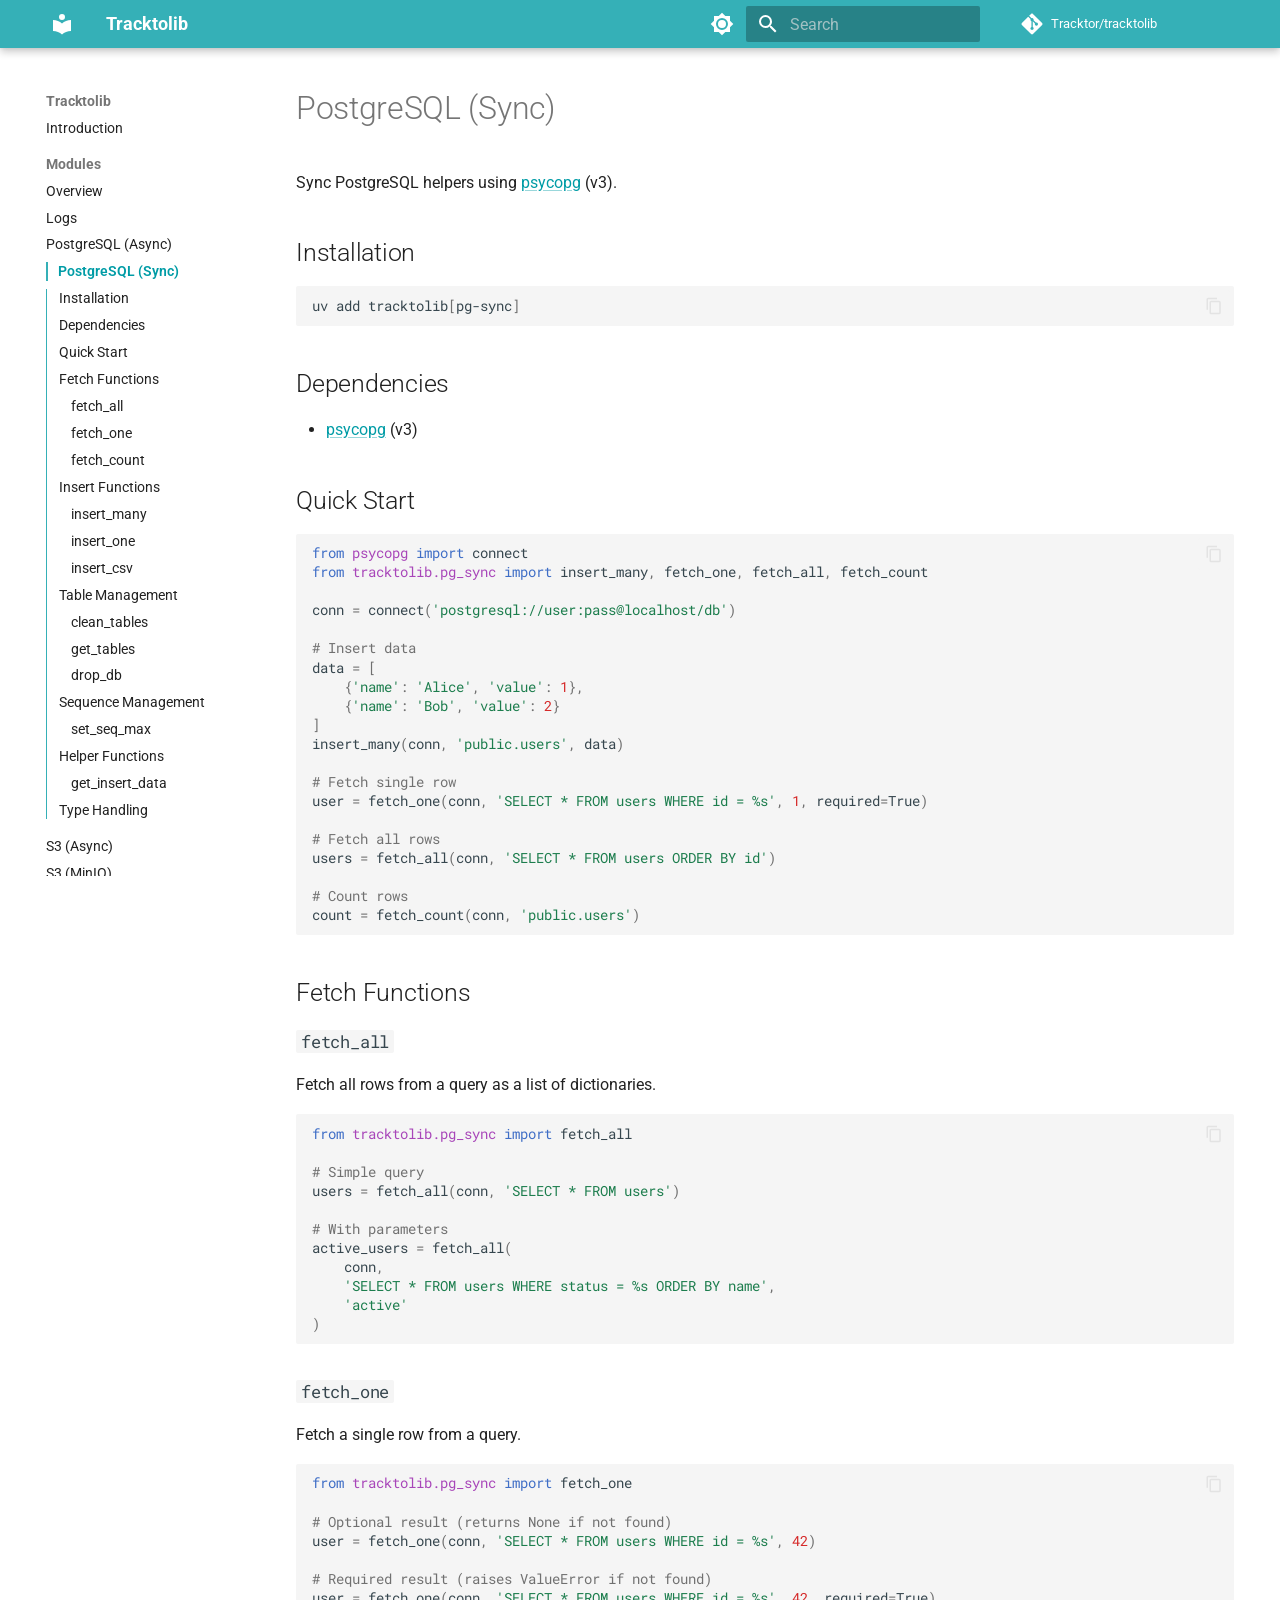
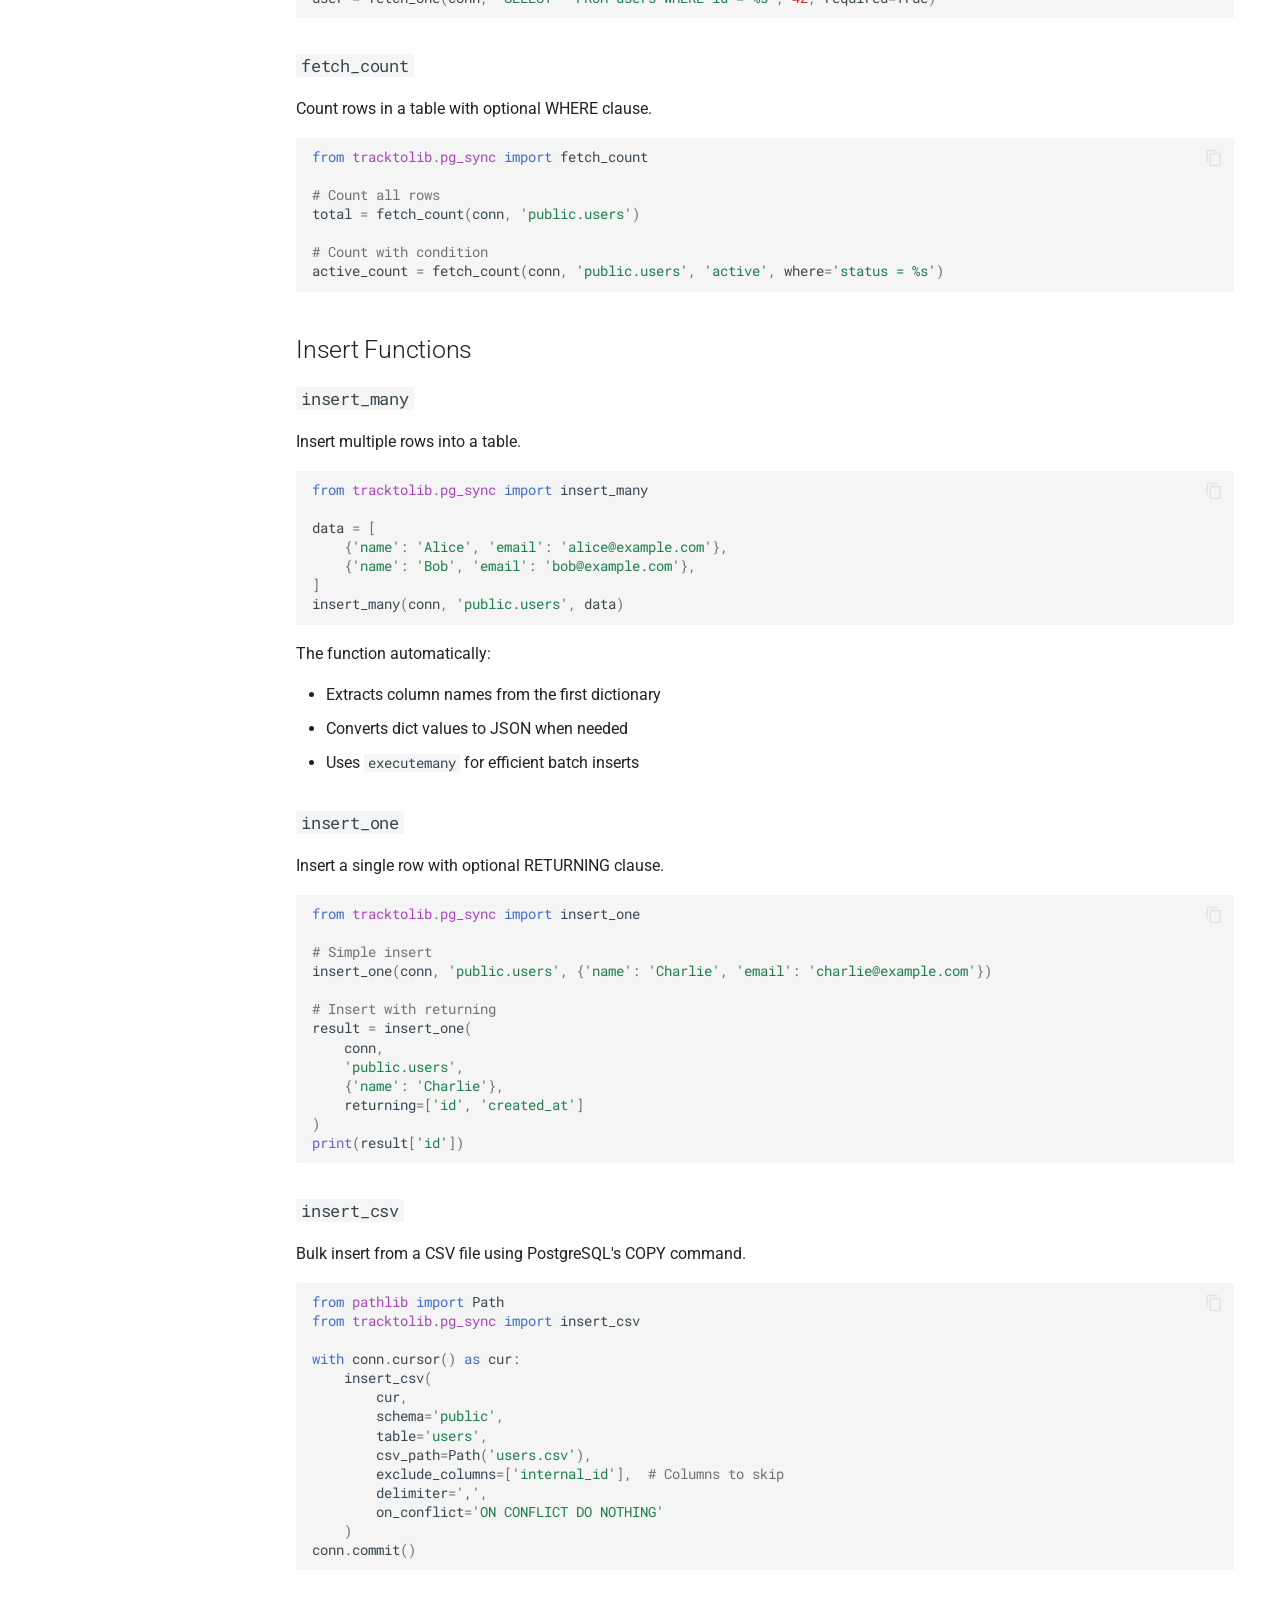
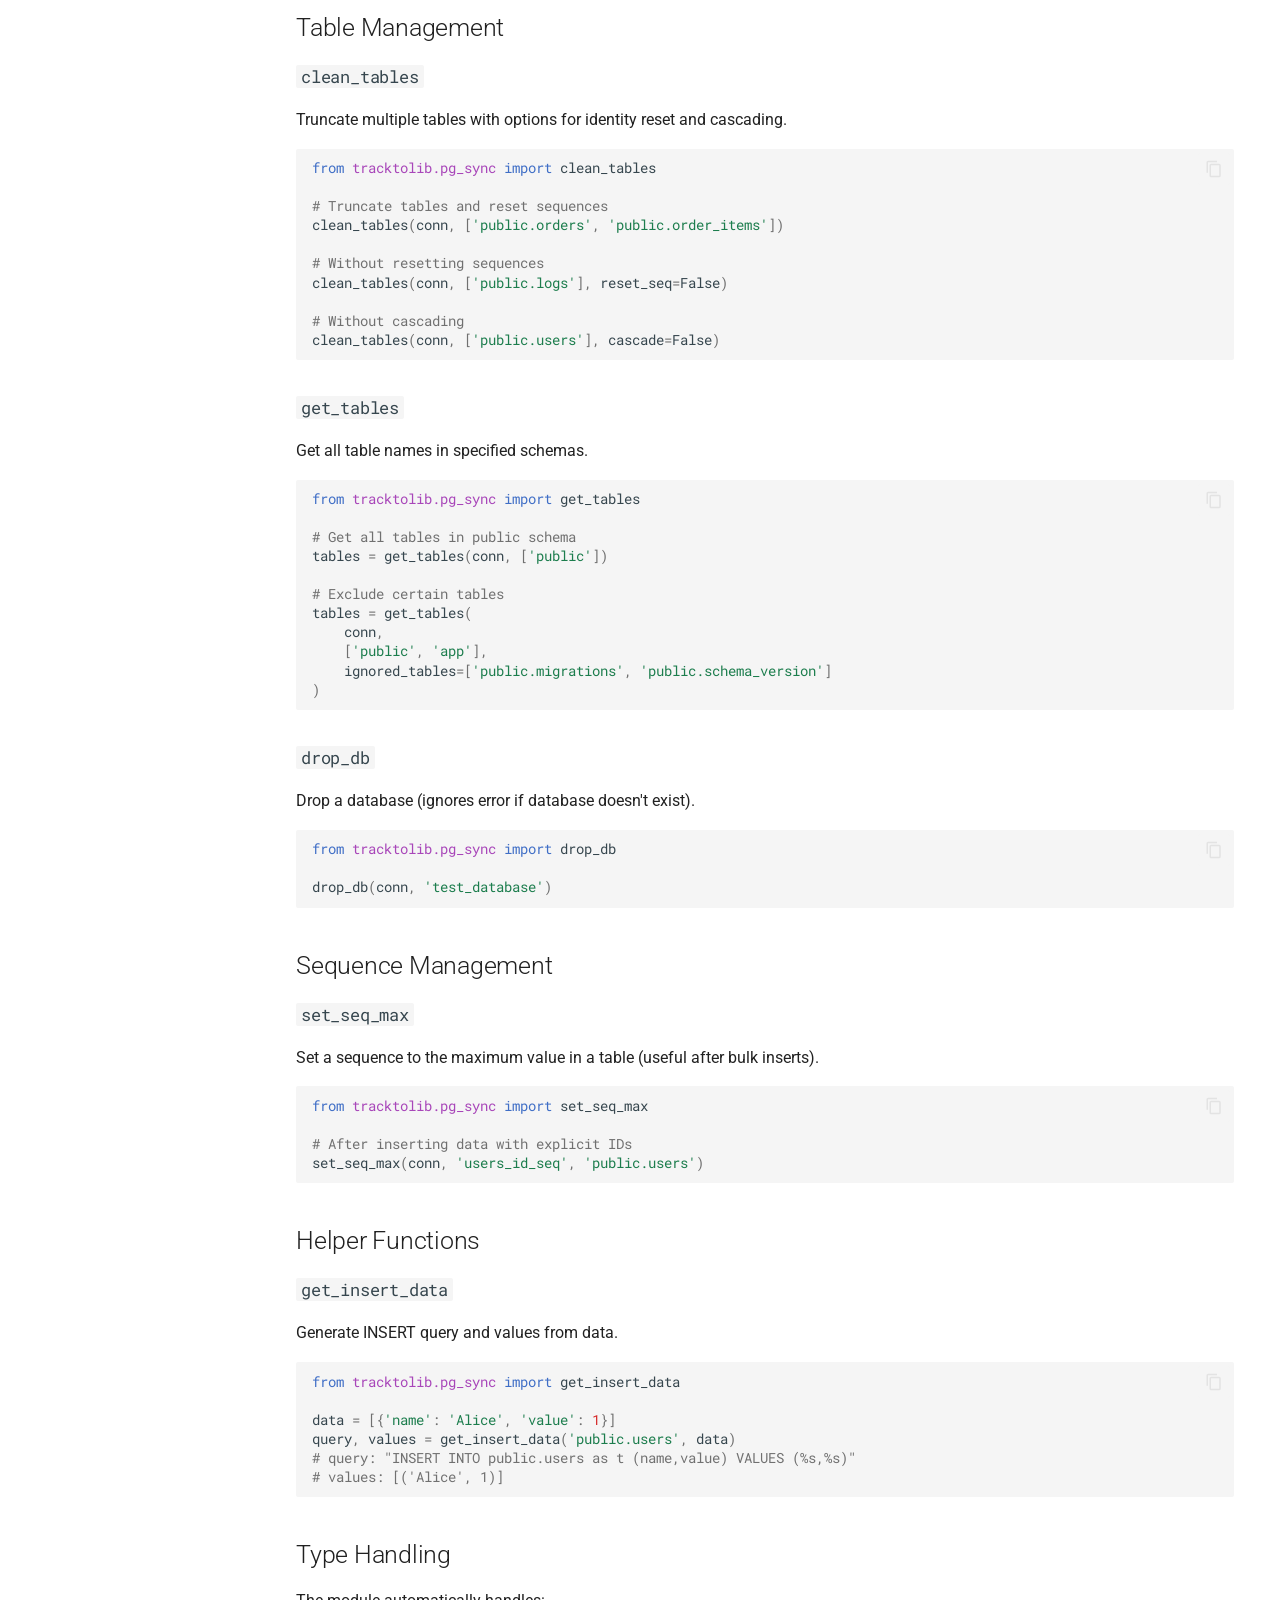
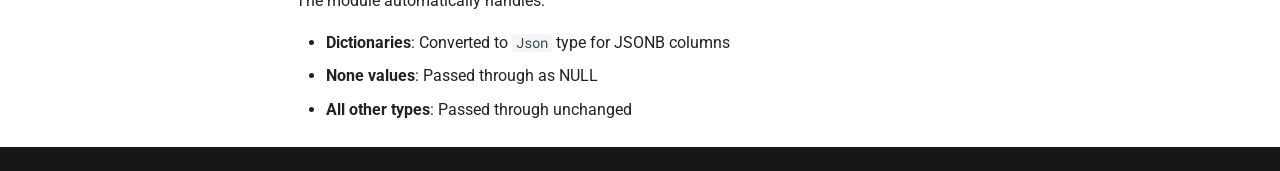
<file: modules/pg-sync/index.html>
<!doctype html>
<html lang="en" class="no-js">
  <head>
    
      <meta charset="utf-8">
      <meta name="viewport" content="width=device-width,initial-scale=1">
      
        <meta name="description" content="Tracktor Swiss-knife Utility library for Python.">
      
      
        <meta name="author" content="Tracktor">
      
      
        <link rel="canonical" href="https://tracktor.github.io/tracktolib/modules/pg-sync/">
      
      
        <link rel="prev" href="../pg/">
      
      
        <link rel="next" href="../s3/">
      
      
        
      
      
      <link rel="icon" href="../../assets/images/favicon.png">
      <meta name="generator" content="mkdocs-1.6.1, mkdocs-material-9.7.1">
    
    
      
        <title>PostgreSQL (Sync) - Tracktolib</title>
      
    
    
      <link rel="stylesheet" href="../../assets/stylesheets/main.484c7ddc.min.css">
      
        
        <link rel="stylesheet" href="../../assets/stylesheets/palette.ab4e12ef.min.css">
      
      


    
    
      
    
    
      
        
        
        <link rel="preconnect" href="https://fonts.gstatic.com" crossorigin>
        <link rel="stylesheet" href="https://fonts.googleapis.com/css?family=Roboto:300,300i,400,400i,700,700i%7CRoboto+Mono:400,400i,700,700i&display=fallback">
        <style>:root{--md-text-font:"Roboto";--md-code-font:"Roboto Mono"}</style>
      
    
    
      <link rel="stylesheet" href="../../stylesheets/extra.css">
    
    <script>__md_scope=new URL("../..",location),__md_hash=e=>[...e].reduce(((e,_)=>(e<<5)-e+_.charCodeAt(0)),0),__md_get=(e,_=localStorage,t=__md_scope)=>JSON.parse(_.getItem(t.pathname+"."+e)),__md_set=(e,_,t=localStorage,a=__md_scope)=>{try{t.setItem(a.pathname+"."+e,JSON.stringify(_))}catch(e){}}</script>
    
      

    
    
  </head>
  
  
    
    
      
    
    
    
    
    <body dir="ltr" data-md-color-scheme="default" data-md-color-primary="custom" data-md-color-accent="teal">
  
    
    <input class="md-toggle" data-md-toggle="drawer" type="checkbox" id="__drawer" autocomplete="off">
    <input class="md-toggle" data-md-toggle="search" type="checkbox" id="__search" autocomplete="off">
    <label class="md-overlay" for="__drawer"></label>
    <div data-md-component="skip">
      
        
        <a href="#postgresql-sync" class="md-skip">
          Skip to content
        </a>
      
    </div>
    <div data-md-component="announce">
      
    </div>
    
    
      

  

<header class="md-header md-header--shadow" data-md-component="header">
  <nav class="md-header__inner md-grid" aria-label="Header">
    <a href="../.." title="Tracktolib" class="md-header__button md-logo" aria-label="Tracktolib" data-md-component="logo">
      
  
  <svg xmlns="http://www.w3.org/2000/svg" viewBox="0 0 24 24"><path d="M12 8a3 3 0 0 0 3-3 3 3 0 0 0-3-3 3 3 0 0 0-3 3 3 3 0 0 0 3 3m0 3.54C9.64 9.35 6.5 8 3 8v11c3.5 0 6.64 1.35 9 3.54 2.36-2.19 5.5-3.54 9-3.54V8c-3.5 0-6.64 1.35-9 3.54"/></svg>

    </a>
    <label class="md-header__button md-icon" for="__drawer">
      
      <svg xmlns="http://www.w3.org/2000/svg" viewBox="0 0 24 24"><path d="M3 6h18v2H3zm0 5h18v2H3zm0 5h18v2H3z"/></svg>
    </label>
    <div class="md-header__title" data-md-component="header-title">
      <div class="md-header__ellipsis">
        <div class="md-header__topic">
          <span class="md-ellipsis">
            Tracktolib
          </span>
        </div>
        <div class="md-header__topic" data-md-component="header-topic">
          <span class="md-ellipsis">
            
              PostgreSQL (Sync)
            
          </span>
        </div>
      </div>
    </div>
    
      
        <form class="md-header__option" data-md-component="palette">
  
    
    
    
    <input class="md-option" data-md-color-media="(prefers-color-scheme: light)" data-md-color-scheme="default" data-md-color-primary="custom" data-md-color-accent="teal"  aria-label="Switch to dark mode"  type="radio" name="__palette" id="__palette_0">
    
      <label class="md-header__button md-icon" title="Switch to dark mode" for="__palette_1" hidden>
        <svg xmlns="http://www.w3.org/2000/svg" viewBox="0 0 24 24"><path d="M12 8a4 4 0 0 0-4 4 4 4 0 0 0 4 4 4 4 0 0 0 4-4 4 4 0 0 0-4-4m0 10a6 6 0 0 1-6-6 6 6 0 0 1 6-6 6 6 0 0 1 6 6 6 6 0 0 1-6 6m8-9.31V4h-4.69L12 .69 8.69 4H4v4.69L.69 12 4 15.31V20h4.69L12 23.31 15.31 20H20v-4.69L23.31 12z"/></svg>
      </label>
    
  
    
    
    
    <input class="md-option" data-md-color-media="(prefers-color-scheme: dark)" data-md-color-scheme="slate" data-md-color-primary="custom" data-md-color-accent="teal"  aria-label="Switch to light mode"  type="radio" name="__palette" id="__palette_1">
    
      <label class="md-header__button md-icon" title="Switch to light mode" for="__palette_0" hidden>
        <svg xmlns="http://www.w3.org/2000/svg" viewBox="0 0 24 24"><path d="M12 18c-.89 0-1.74-.2-2.5-.55C11.56 16.5 13 14.42 13 12s-1.44-4.5-3.5-5.45C10.26 6.2 11.11 6 12 6a6 6 0 0 1 6 6 6 6 0 0 1-6 6m8-9.31V4h-4.69L12 .69 8.69 4H4v4.69L.69 12 4 15.31V20h4.69L12 23.31 15.31 20H20v-4.69L23.31 12z"/></svg>
      </label>
    
  
</form>
      
    
    
      <script>var palette=__md_get("__palette");if(palette&&palette.color){if("(prefers-color-scheme)"===palette.color.media){var media=matchMedia("(prefers-color-scheme: light)"),input=document.querySelector(media.matches?"[data-md-color-media='(prefers-color-scheme: light)']":"[data-md-color-media='(prefers-color-scheme: dark)']");palette.color.media=input.getAttribute("data-md-color-media"),palette.color.scheme=input.getAttribute("data-md-color-scheme"),palette.color.primary=input.getAttribute("data-md-color-primary"),palette.color.accent=input.getAttribute("data-md-color-accent")}for(var[key,value]of Object.entries(palette.color))document.body.setAttribute("data-md-color-"+key,value)}</script>
    
    
    
      
      
        <label class="md-header__button md-icon" for="__search">
          
          <svg xmlns="http://www.w3.org/2000/svg" viewBox="0 0 24 24"><path d="M9.5 3A6.5 6.5 0 0 1 16 9.5c0 1.61-.59 3.09-1.56 4.23l.27.27h.79l5 5-1.5 1.5-5-5v-.79l-.27-.27A6.52 6.52 0 0 1 9.5 16 6.5 6.5 0 0 1 3 9.5 6.5 6.5 0 0 1 9.5 3m0 2C7 5 5 7 5 9.5S7 14 9.5 14 14 12 14 9.5 12 5 9.5 5"/></svg>
        </label>
        <div class="md-search" data-md-component="search" role="dialog">
  <label class="md-search__overlay" for="__search"></label>
  <div class="md-search__inner" role="search">
    <form class="md-search__form" name="search">
      <input type="text" class="md-search__input" name="query" aria-label="Search" placeholder="Search" autocapitalize="off" autocorrect="off" autocomplete="off" spellcheck="false" data-md-component="search-query" required>
      <label class="md-search__icon md-icon" for="__search">
        
        <svg xmlns="http://www.w3.org/2000/svg" viewBox="0 0 24 24"><path d="M9.5 3A6.5 6.5 0 0 1 16 9.5c0 1.61-.59 3.09-1.56 4.23l.27.27h.79l5 5-1.5 1.5-5-5v-.79l-.27-.27A6.52 6.52 0 0 1 9.5 16 6.5 6.5 0 0 1 3 9.5 6.5 6.5 0 0 1 9.5 3m0 2C7 5 5 7 5 9.5S7 14 9.5 14 14 12 14 9.5 12 5 9.5 5"/></svg>
        
        <svg xmlns="http://www.w3.org/2000/svg" viewBox="0 0 24 24"><path d="M20 11v2H8l5.5 5.5-1.42 1.42L4.16 12l7.92-7.92L13.5 5.5 8 11z"/></svg>
      </label>
      <nav class="md-search__options" aria-label="Search">
        
        <button type="reset" class="md-search__icon md-icon" title="Clear" aria-label="Clear" tabindex="-1">
          
          <svg xmlns="http://www.w3.org/2000/svg" viewBox="0 0 24 24"><path d="M19 6.41 17.59 5 12 10.59 6.41 5 5 6.41 10.59 12 5 17.59 6.41 19 12 13.41 17.59 19 19 17.59 13.41 12z"/></svg>
        </button>
      </nav>
      
        <div class="md-search__suggest" data-md-component="search-suggest"></div>
      
    </form>
    <div class="md-search__output">
      <div class="md-search__scrollwrap" tabindex="0" data-md-scrollfix>
        <div class="md-search-result" data-md-component="search-result">
          <div class="md-search-result__meta">
            Initializing search
          </div>
          <ol class="md-search-result__list" role="presentation"></ol>
        </div>
      </div>
    </div>
  </div>
</div>
      
    
    
      <div class="md-header__source">
        <a href="https://github.com/Getsoren/tracktolib" title="Go to repository" class="md-source" data-md-component="source">
  <div class="md-source__icon md-icon">
    
    <svg xmlns="http://www.w3.org/2000/svg" viewBox="0 0 448 512"><!--! Font Awesome Free 7.1.0 by @fontawesome - https://fontawesome.com License - https://fontawesome.com/license/free (Icons: CC BY 4.0, Fonts: SIL OFL 1.1, Code: MIT License) Copyright 2025 Fonticons, Inc.--><path d="M439.6 236.1 244 40.5c-5.4-5.5-12.8-8.5-20.4-8.5s-15 3-20.4 8.4L162.5 81l51.5 51.5c27.1-9.1 52.7 16.8 43.4 43.7l49.7 49.7c34.2-11.8 61.2 31 35.5 56.7-26.5 26.5-70.2-2.9-56-37.3L240.3 199v121.9c25.3 12.5 22.3 41.8 9.1 55-6.4 6.4-15.2 10.1-24.3 10.1s-17.8-3.6-24.3-10.1c-17.6-17.6-11.1-46.9 11.2-56v-123c-20.8-8.5-24.6-30.7-18.6-45L142.6 101 8.5 235.1C3 240.6 0 247.9 0 255.5s3 15 8.5 20.4l195.6 195.7c5.4 5.4 12.7 8.4 20.4 8.4s15-3 20.4-8.4l194.7-194.7c5.4-5.4 8.4-12.8 8.4-20.4s-3-15-8.4-20.4"/></svg>
  </div>
  <div class="md-source__repository">
    Tracktor/tracktolib
  </div>
</a>
      </div>
    
  </nav>
  
</header>
    
    <div class="md-container" data-md-component="container">
      
      
        
          
        
      
      <main class="md-main" data-md-component="main">
        <div class="md-main__inner md-grid">
          
            
              
              <div class="md-sidebar md-sidebar--primary" data-md-component="sidebar" data-md-type="navigation" >
                <div class="md-sidebar__scrollwrap">
                  <div class="md-sidebar__inner">
                    



  

<nav class="md-nav md-nav--primary md-nav--integrated" aria-label="Navigation" data-md-level="0">
  <label class="md-nav__title" for="__drawer">
    <a href="../.." title="Tracktolib" class="md-nav__button md-logo" aria-label="Tracktolib" data-md-component="logo">
      
  
  <svg xmlns="http://www.w3.org/2000/svg" viewBox="0 0 24 24"><path d="M12 8a3 3 0 0 0 3-3 3 3 0 0 0-3-3 3 3 0 0 0-3 3 3 3 0 0 0 3 3m0 3.54C9.64 9.35 6.5 8 3 8v11c3.5 0 6.64 1.35 9 3.54 2.36-2.19 5.5-3.54 9-3.54V8c-3.5 0-6.64 1.35-9 3.54"/></svg>

    </a>
    Tracktolib
  </label>
  
    <div class="md-nav__source">
      <a href="https://github.com/Getsoren/tracktolib" title="Go to repository" class="md-source" data-md-component="source">
  <div class="md-source__icon md-icon">
    
    <svg xmlns="http://www.w3.org/2000/svg" viewBox="0 0 448 512"><!--! Font Awesome Free 7.1.0 by @fontawesome - https://fontawesome.com License - https://fontawesome.com/license/free (Icons: CC BY 4.0, Fonts: SIL OFL 1.1, Code: MIT License) Copyright 2025 Fonticons, Inc.--><path d="M439.6 236.1 244 40.5c-5.4-5.5-12.8-8.5-20.4-8.5s-15 3-20.4 8.4L162.5 81l51.5 51.5c27.1-9.1 52.7 16.8 43.4 43.7l49.7 49.7c34.2-11.8 61.2 31 35.5 56.7-26.5 26.5-70.2-2.9-56-37.3L240.3 199v121.9c25.3 12.5 22.3 41.8 9.1 55-6.4 6.4-15.2 10.1-24.3 10.1s-17.8-3.6-24.3-10.1c-17.6-17.6-11.1-46.9 11.2-56v-123c-20.8-8.5-24.6-30.7-18.6-45L142.6 101 8.5 235.1C3 240.6 0 247.9 0 255.5s3 15 8.5 20.4l195.6 195.7c5.4 5.4 12.7 8.4 20.4 8.4s15-3 20.4-8.4l194.7-194.7c5.4-5.4 8.4-12.8 8.4-20.4s-3-15-8.4-20.4"/></svg>
  </div>
  <div class="md-source__repository">
    Tracktor/tracktolib
  </div>
</a>
    </div>
  
  <ul class="md-nav__list" data-md-scrollfix>
    
      
      
  
  
  
  
    <li class="md-nav__item">
      <a href="../.." class="md-nav__link">
        
  
  
  <span class="md-ellipsis">
    
  
    Introduction
  

    
  </span>
  
  

      </a>
    </li>
  

    
      
      
  
  
    
  
  
  
    
    
    
    
      
        
        
      
    
    
    <li class="md-nav__item md-nav__item--active md-nav__item--section md-nav__item--nested">
      
        
        
        <input class="md-nav__toggle md-toggle " type="checkbox" id="__nav_2" checked>
        
          
          <label class="md-nav__link" for="__nav_2" id="__nav_2_label" tabindex="">
            
  
  
  <span class="md-ellipsis">
    
  
    Modules
  

    
  </span>
  
  

            <span class="md-nav__icon md-icon"></span>
          </label>
        
        <nav class="md-nav" data-md-level="1" aria-labelledby="__nav_2_label" aria-expanded="true">
          <label class="md-nav__title" for="__nav_2">
            <span class="md-nav__icon md-icon"></span>
            
  
    Modules
  

          </label>
          <ul class="md-nav__list" data-md-scrollfix>
            
              
                
  
  
  
  
    <li class="md-nav__item">
      <a href="../" class="md-nav__link">
        
  
  
  <span class="md-ellipsis">
    
  
    Overview
  

    
  </span>
  
  

      </a>
    </li>
  

              
            
              
                
  
  
  
  
    <li class="md-nav__item">
      <a href="../logs/" class="md-nav__link">
        
  
  
  <span class="md-ellipsis">
    
  
    Logs
  

    
  </span>
  
  

      </a>
    </li>
  

              
            
              
                
  
  
  
  
    <li class="md-nav__item">
      <a href="../pg/" class="md-nav__link">
        
  
  
  <span class="md-ellipsis">
    
  
    PostgreSQL (Async)
  

    
  </span>
  
  

      </a>
    </li>
  

              
            
              
                
  
  
    
  
  
  
    <li class="md-nav__item md-nav__item--active">
      
      <input class="md-nav__toggle md-toggle" type="checkbox" id="__toc">
      
      
        
      
      
        <label class="md-nav__link md-nav__link--active" for="__toc">
          
  
  
  <span class="md-ellipsis">
    
  
    PostgreSQL (Sync)
  

    
  </span>
  
  

          <span class="md-nav__icon md-icon"></span>
        </label>
      
      <a href="./" class="md-nav__link md-nav__link--active">
        
  
  
  <span class="md-ellipsis">
    
  
    PostgreSQL (Sync)
  

    
  </span>
  
  

      </a>
      
        

<nav class="md-nav md-nav--secondary" aria-label="Table of contents">
  
  
  
    
  
  
    <label class="md-nav__title" for="__toc">
      <span class="md-nav__icon md-icon"></span>
      Table of contents
    </label>
    <ul class="md-nav__list" data-md-component="toc" data-md-scrollfix>
      
        <li class="md-nav__item">
  <a href="#installation" class="md-nav__link">
    <span class="md-ellipsis">
      
        Installation
      
    </span>
  </a>
  
</li>
      
        <li class="md-nav__item">
  <a href="#dependencies" class="md-nav__link">
    <span class="md-ellipsis">
      
        Dependencies
      
    </span>
  </a>
  
</li>
      
        <li class="md-nav__item">
  <a href="#quick-start" class="md-nav__link">
    <span class="md-ellipsis">
      
        Quick Start
      
    </span>
  </a>
  
</li>
      
        <li class="md-nav__item">
  <a href="#fetch-functions" class="md-nav__link">
    <span class="md-ellipsis">
      
        Fetch Functions
      
    </span>
  </a>
  
    <nav class="md-nav" aria-label="Fetch Functions">
      <ul class="md-nav__list">
        
          <li class="md-nav__item">
  <a href="#fetch_all" class="md-nav__link">
    <span class="md-ellipsis">
      
        fetch_all
      
    </span>
  </a>
  
</li>
        
          <li class="md-nav__item">
  <a href="#fetch_one" class="md-nav__link">
    <span class="md-ellipsis">
      
        fetch_one
      
    </span>
  </a>
  
</li>
        
          <li class="md-nav__item">
  <a href="#fetch_count" class="md-nav__link">
    <span class="md-ellipsis">
      
        fetch_count
      
    </span>
  </a>
  
</li>
        
      </ul>
    </nav>
  
</li>
      
        <li class="md-nav__item">
  <a href="#insert-functions" class="md-nav__link">
    <span class="md-ellipsis">
      
        Insert Functions
      
    </span>
  </a>
  
    <nav class="md-nav" aria-label="Insert Functions">
      <ul class="md-nav__list">
        
          <li class="md-nav__item">
  <a href="#insert_many" class="md-nav__link">
    <span class="md-ellipsis">
      
        insert_many
      
    </span>
  </a>
  
</li>
        
          <li class="md-nav__item">
  <a href="#insert_one" class="md-nav__link">
    <span class="md-ellipsis">
      
        insert_one
      
    </span>
  </a>
  
</li>
        
          <li class="md-nav__item">
  <a href="#insert_csv" class="md-nav__link">
    <span class="md-ellipsis">
      
        insert_csv
      
    </span>
  </a>
  
</li>
        
      </ul>
    </nav>
  
</li>
      
        <li class="md-nav__item">
  <a href="#table-management" class="md-nav__link">
    <span class="md-ellipsis">
      
        Table Management
      
    </span>
  </a>
  
    <nav class="md-nav" aria-label="Table Management">
      <ul class="md-nav__list">
        
          <li class="md-nav__item">
  <a href="#clean_tables" class="md-nav__link">
    <span class="md-ellipsis">
      
        clean_tables
      
    </span>
  </a>
  
</li>
        
          <li class="md-nav__item">
  <a href="#get_tables" class="md-nav__link">
    <span class="md-ellipsis">
      
        get_tables
      
    </span>
  </a>
  
</li>
        
          <li class="md-nav__item">
  <a href="#drop_db" class="md-nav__link">
    <span class="md-ellipsis">
      
        drop_db
      
    </span>
  </a>
  
</li>
        
      </ul>
    </nav>
  
</li>
      
        <li class="md-nav__item">
  <a href="#sequence-management" class="md-nav__link">
    <span class="md-ellipsis">
      
        Sequence Management
      
    </span>
  </a>
  
    <nav class="md-nav" aria-label="Sequence Management">
      <ul class="md-nav__list">
        
          <li class="md-nav__item">
  <a href="#set_seq_max" class="md-nav__link">
    <span class="md-ellipsis">
      
        set_seq_max
      
    </span>
  </a>
  
</li>
        
      </ul>
    </nav>
  
</li>
      
        <li class="md-nav__item">
  <a href="#helper-functions" class="md-nav__link">
    <span class="md-ellipsis">
      
        Helper Functions
      
    </span>
  </a>
  
    <nav class="md-nav" aria-label="Helper Functions">
      <ul class="md-nav__list">
        
          <li class="md-nav__item">
  <a href="#get_insert_data" class="md-nav__link">
    <span class="md-ellipsis">
      
        get_insert_data
      
    </span>
  </a>
  
</li>
        
      </ul>
    </nav>
  
</li>
      
        <li class="md-nav__item">
  <a href="#type-handling" class="md-nav__link">
    <span class="md-ellipsis">
      
        Type Handling
      
    </span>
  </a>
  
</li>
      
    </ul>
  
</nav>
      
    </li>
  

              
            
              
                
  
  
  
  
    <li class="md-nav__item">
      <a href="../s3/" class="md-nav__link">
        
  
  
  <span class="md-ellipsis">
    
  
    S3 (Async)
  

    
  </span>
  
  

      </a>
    </li>
  

              
            
              
                
  
  
  
  
    <li class="md-nav__item">
      <a href="../s3-minio/" class="md-nav__link">
        
  
  
  <span class="md-ellipsis">
    
  
    S3 (MinIO)
  

    
  </span>
  
  

      </a>
    </li>
  

              
            
              
                
  
  
  
  
    <li class="md-nav__item">
      <a href="../s3-niquests/" class="md-nav__link">
        
  
  
  <span class="md-ellipsis">
    
  
    S3 (Niquests)
  

    
  </span>
  
  

      </a>
    </li>
  

              
            
              
                
  
  
  
  
    <li class="md-nav__item">
      <a href="../api/" class="md-nav__link">
        
  
  
  <span class="md-ellipsis">
    
  
    API (FastAPI)
  

    
  </span>
  
  

      </a>
    </li>
  

              
            
              
                
  
  
  
  
    <li class="md-nav__item">
      <a href="../tests/" class="md-nav__link">
        
  
  
  <span class="md-ellipsis">
    
  
    Tests
  

    
  </span>
  
  

      </a>
    </li>
  

              
            
          </ul>
        </nav>
      
    </li>
  

    
  </ul>
</nav>
                  </div>
                </div>
              </div>
            
            
          
          
            <div class="md-content" data-md-component="content">
              
              <article class="md-content__inner md-typeset">
                
                  


  
  


<h1 id="postgresql-sync">PostgreSQL (Sync)</h1>
<p>Sync PostgreSQL helpers using <a href="https://www.psycopg.org/psycopg3/">psycopg</a> (v3).</p>
<h2 id="installation">Installation</h2>
<div class="highlight"><pre><span></span><code><a id="__codelineno-0-1" name="__codelineno-0-1" href="#__codelineno-0-1"></a>uv<span class="w"> </span>add<span class="w"> </span>tracktolib<span class="o">[</span>pg-sync<span class="o">]</span>
</code></pre></div>
<h2 id="dependencies">Dependencies</h2>
<ul>
<li><a href="https://www.psycopg.org/psycopg3/">psycopg</a> (v3)</li>
</ul>
<h2 id="quick-start">Quick Start</h2>
<div class="highlight"><pre><span></span><code><a id="__codelineno-1-1" name="__codelineno-1-1" href="#__codelineno-1-1"></a><span class="kn">from</span><span class="w"> </span><span class="nn">psycopg</span><span class="w"> </span><span class="kn">import</span> <span class="n">connect</span>
<a id="__codelineno-1-2" name="__codelineno-1-2" href="#__codelineno-1-2"></a><span class="kn">from</span><span class="w"> </span><span class="nn">tracktolib.pg_sync</span><span class="w"> </span><span class="kn">import</span> <span class="n">insert_many</span><span class="p">,</span> <span class="n">fetch_one</span><span class="p">,</span> <span class="n">fetch_all</span><span class="p">,</span> <span class="n">fetch_count</span>
<a id="__codelineno-1-3" name="__codelineno-1-3" href="#__codelineno-1-3"></a>
<a id="__codelineno-1-4" name="__codelineno-1-4" href="#__codelineno-1-4"></a><span class="n">conn</span> <span class="o">=</span> <span class="n">connect</span><span class="p">(</span><span class="s1">&#39;postgresql://user:pass@localhost/db&#39;</span><span class="p">)</span>
<a id="__codelineno-1-5" name="__codelineno-1-5" href="#__codelineno-1-5"></a>
<a id="__codelineno-1-6" name="__codelineno-1-6" href="#__codelineno-1-6"></a><span class="c1"># Insert data</span>
<a id="__codelineno-1-7" name="__codelineno-1-7" href="#__codelineno-1-7"></a><span class="n">data</span> <span class="o">=</span> <span class="p">[</span>
<a id="__codelineno-1-8" name="__codelineno-1-8" href="#__codelineno-1-8"></a>    <span class="p">{</span><span class="s1">&#39;name&#39;</span><span class="p">:</span> <span class="s1">&#39;Alice&#39;</span><span class="p">,</span> <span class="s1">&#39;value&#39;</span><span class="p">:</span> <span class="mi">1</span><span class="p">},</span>
<a id="__codelineno-1-9" name="__codelineno-1-9" href="#__codelineno-1-9"></a>    <span class="p">{</span><span class="s1">&#39;name&#39;</span><span class="p">:</span> <span class="s1">&#39;Bob&#39;</span><span class="p">,</span> <span class="s1">&#39;value&#39;</span><span class="p">:</span> <span class="mi">2</span><span class="p">}</span>
<a id="__codelineno-1-10" name="__codelineno-1-10" href="#__codelineno-1-10"></a><span class="p">]</span>
<a id="__codelineno-1-11" name="__codelineno-1-11" href="#__codelineno-1-11"></a><span class="n">insert_many</span><span class="p">(</span><span class="n">conn</span><span class="p">,</span> <span class="s1">&#39;public.users&#39;</span><span class="p">,</span> <span class="n">data</span><span class="p">)</span>
<a id="__codelineno-1-12" name="__codelineno-1-12" href="#__codelineno-1-12"></a>
<a id="__codelineno-1-13" name="__codelineno-1-13" href="#__codelineno-1-13"></a><span class="c1"># Fetch single row</span>
<a id="__codelineno-1-14" name="__codelineno-1-14" href="#__codelineno-1-14"></a><span class="n">user</span> <span class="o">=</span> <span class="n">fetch_one</span><span class="p">(</span><span class="n">conn</span><span class="p">,</span> <span class="s1">&#39;SELECT * FROM users WHERE id = </span><span class="si">%s</span><span class="s1">&#39;</span><span class="p">,</span> <span class="mi">1</span><span class="p">,</span> <span class="n">required</span><span class="o">=</span><span class="kc">True</span><span class="p">)</span>
<a id="__codelineno-1-15" name="__codelineno-1-15" href="#__codelineno-1-15"></a>
<a id="__codelineno-1-16" name="__codelineno-1-16" href="#__codelineno-1-16"></a><span class="c1"># Fetch all rows</span>
<a id="__codelineno-1-17" name="__codelineno-1-17" href="#__codelineno-1-17"></a><span class="n">users</span> <span class="o">=</span> <span class="n">fetch_all</span><span class="p">(</span><span class="n">conn</span><span class="p">,</span> <span class="s1">&#39;SELECT * FROM users ORDER BY id&#39;</span><span class="p">)</span>
<a id="__codelineno-1-18" name="__codelineno-1-18" href="#__codelineno-1-18"></a>
<a id="__codelineno-1-19" name="__codelineno-1-19" href="#__codelineno-1-19"></a><span class="c1"># Count rows</span>
<a id="__codelineno-1-20" name="__codelineno-1-20" href="#__codelineno-1-20"></a><span class="n">count</span> <span class="o">=</span> <span class="n">fetch_count</span><span class="p">(</span><span class="n">conn</span><span class="p">,</span> <span class="s1">&#39;public.users&#39;</span><span class="p">)</span>
</code></pre></div>
<h2 id="fetch-functions">Fetch Functions</h2>
<h3 id="fetch_all"><code>fetch_all</code></h3>
<p>Fetch all rows from a query as a list of dictionaries.</p>
<div class="highlight"><pre><span></span><code><a id="__codelineno-2-1" name="__codelineno-2-1" href="#__codelineno-2-1"></a><span class="kn">from</span><span class="w"> </span><span class="nn">tracktolib.pg_sync</span><span class="w"> </span><span class="kn">import</span> <span class="n">fetch_all</span>
<a id="__codelineno-2-2" name="__codelineno-2-2" href="#__codelineno-2-2"></a>
<a id="__codelineno-2-3" name="__codelineno-2-3" href="#__codelineno-2-3"></a><span class="c1"># Simple query</span>
<a id="__codelineno-2-4" name="__codelineno-2-4" href="#__codelineno-2-4"></a><span class="n">users</span> <span class="o">=</span> <span class="n">fetch_all</span><span class="p">(</span><span class="n">conn</span><span class="p">,</span> <span class="s1">&#39;SELECT * FROM users&#39;</span><span class="p">)</span>
<a id="__codelineno-2-5" name="__codelineno-2-5" href="#__codelineno-2-5"></a>
<a id="__codelineno-2-6" name="__codelineno-2-6" href="#__codelineno-2-6"></a><span class="c1"># With parameters</span>
<a id="__codelineno-2-7" name="__codelineno-2-7" href="#__codelineno-2-7"></a><span class="n">active_users</span> <span class="o">=</span> <span class="n">fetch_all</span><span class="p">(</span>
<a id="__codelineno-2-8" name="__codelineno-2-8" href="#__codelineno-2-8"></a>    <span class="n">conn</span><span class="p">,</span>
<a id="__codelineno-2-9" name="__codelineno-2-9" href="#__codelineno-2-9"></a>    <span class="s1">&#39;SELECT * FROM users WHERE status = </span><span class="si">%s</span><span class="s1"> ORDER BY name&#39;</span><span class="p">,</span>
<a id="__codelineno-2-10" name="__codelineno-2-10" href="#__codelineno-2-10"></a>    <span class="s1">&#39;active&#39;</span>
<a id="__codelineno-2-11" name="__codelineno-2-11" href="#__codelineno-2-11"></a><span class="p">)</span>
</code></pre></div>
<h3 id="fetch_one"><code>fetch_one</code></h3>
<p>Fetch a single row from a query.</p>
<div class="highlight"><pre><span></span><code><a id="__codelineno-3-1" name="__codelineno-3-1" href="#__codelineno-3-1"></a><span class="kn">from</span><span class="w"> </span><span class="nn">tracktolib.pg_sync</span><span class="w"> </span><span class="kn">import</span> <span class="n">fetch_one</span>
<a id="__codelineno-3-2" name="__codelineno-3-2" href="#__codelineno-3-2"></a>
<a id="__codelineno-3-3" name="__codelineno-3-3" href="#__codelineno-3-3"></a><span class="c1"># Optional result (returns None if not found)</span>
<a id="__codelineno-3-4" name="__codelineno-3-4" href="#__codelineno-3-4"></a><span class="n">user</span> <span class="o">=</span> <span class="n">fetch_one</span><span class="p">(</span><span class="n">conn</span><span class="p">,</span> <span class="s1">&#39;SELECT * FROM users WHERE id = </span><span class="si">%s</span><span class="s1">&#39;</span><span class="p">,</span> <span class="mi">42</span><span class="p">)</span>
<a id="__codelineno-3-5" name="__codelineno-3-5" href="#__codelineno-3-5"></a>
<a id="__codelineno-3-6" name="__codelineno-3-6" href="#__codelineno-3-6"></a><span class="c1"># Required result (raises ValueError if not found)</span>
<a id="__codelineno-3-7" name="__codelineno-3-7" href="#__codelineno-3-7"></a><span class="n">user</span> <span class="o">=</span> <span class="n">fetch_one</span><span class="p">(</span><span class="n">conn</span><span class="p">,</span> <span class="s1">&#39;SELECT * FROM users WHERE id = </span><span class="si">%s</span><span class="s1">&#39;</span><span class="p">,</span> <span class="mi">42</span><span class="p">,</span> <span class="n">required</span><span class="o">=</span><span class="kc">True</span><span class="p">)</span>
</code></pre></div>
<h3 id="fetch_count"><code>fetch_count</code></h3>
<p>Count rows in a table with optional WHERE clause.</p>
<div class="highlight"><pre><span></span><code><a id="__codelineno-4-1" name="__codelineno-4-1" href="#__codelineno-4-1"></a><span class="kn">from</span><span class="w"> </span><span class="nn">tracktolib.pg_sync</span><span class="w"> </span><span class="kn">import</span> <span class="n">fetch_count</span>
<a id="__codelineno-4-2" name="__codelineno-4-2" href="#__codelineno-4-2"></a>
<a id="__codelineno-4-3" name="__codelineno-4-3" href="#__codelineno-4-3"></a><span class="c1"># Count all rows</span>
<a id="__codelineno-4-4" name="__codelineno-4-4" href="#__codelineno-4-4"></a><span class="n">total</span> <span class="o">=</span> <span class="n">fetch_count</span><span class="p">(</span><span class="n">conn</span><span class="p">,</span> <span class="s1">&#39;public.users&#39;</span><span class="p">)</span>
<a id="__codelineno-4-5" name="__codelineno-4-5" href="#__codelineno-4-5"></a>
<a id="__codelineno-4-6" name="__codelineno-4-6" href="#__codelineno-4-6"></a><span class="c1"># Count with condition</span>
<a id="__codelineno-4-7" name="__codelineno-4-7" href="#__codelineno-4-7"></a><span class="n">active_count</span> <span class="o">=</span> <span class="n">fetch_count</span><span class="p">(</span><span class="n">conn</span><span class="p">,</span> <span class="s1">&#39;public.users&#39;</span><span class="p">,</span> <span class="s1">&#39;active&#39;</span><span class="p">,</span> <span class="n">where</span><span class="o">=</span><span class="s1">&#39;status = </span><span class="si">%s</span><span class="s1">&#39;</span><span class="p">)</span>
</code></pre></div>
<h2 id="insert-functions">Insert Functions</h2>
<h3 id="insert_many"><code>insert_many</code></h3>
<p>Insert multiple rows into a table.</p>
<div class="highlight"><pre><span></span><code><a id="__codelineno-5-1" name="__codelineno-5-1" href="#__codelineno-5-1"></a><span class="kn">from</span><span class="w"> </span><span class="nn">tracktolib.pg_sync</span><span class="w"> </span><span class="kn">import</span> <span class="n">insert_many</span>
<a id="__codelineno-5-2" name="__codelineno-5-2" href="#__codelineno-5-2"></a>
<a id="__codelineno-5-3" name="__codelineno-5-3" href="#__codelineno-5-3"></a><span class="n">data</span> <span class="o">=</span> <span class="p">[</span>
<a id="__codelineno-5-4" name="__codelineno-5-4" href="#__codelineno-5-4"></a>    <span class="p">{</span><span class="s1">&#39;name&#39;</span><span class="p">:</span> <span class="s1">&#39;Alice&#39;</span><span class="p">,</span> <span class="s1">&#39;email&#39;</span><span class="p">:</span> <span class="s1">&#39;alice@example.com&#39;</span><span class="p">},</span>
<a id="__codelineno-5-5" name="__codelineno-5-5" href="#__codelineno-5-5"></a>    <span class="p">{</span><span class="s1">&#39;name&#39;</span><span class="p">:</span> <span class="s1">&#39;Bob&#39;</span><span class="p">,</span> <span class="s1">&#39;email&#39;</span><span class="p">:</span> <span class="s1">&#39;bob@example.com&#39;</span><span class="p">},</span>
<a id="__codelineno-5-6" name="__codelineno-5-6" href="#__codelineno-5-6"></a><span class="p">]</span>
<a id="__codelineno-5-7" name="__codelineno-5-7" href="#__codelineno-5-7"></a><span class="n">insert_many</span><span class="p">(</span><span class="n">conn</span><span class="p">,</span> <span class="s1">&#39;public.users&#39;</span><span class="p">,</span> <span class="n">data</span><span class="p">)</span>
</code></pre></div>
<p>The function automatically:</p>
<ul>
<li>Extracts column names from the first dictionary</li>
<li>Converts dict values to JSON when needed</li>
<li>Uses <code>executemany</code> for efficient batch inserts</li>
</ul>
<h3 id="insert_one"><code>insert_one</code></h3>
<p>Insert a single row with optional RETURNING clause.</p>
<div class="highlight"><pre><span></span><code><a id="__codelineno-6-1" name="__codelineno-6-1" href="#__codelineno-6-1"></a><span class="kn">from</span><span class="w"> </span><span class="nn">tracktolib.pg_sync</span><span class="w"> </span><span class="kn">import</span> <span class="n">insert_one</span>
<a id="__codelineno-6-2" name="__codelineno-6-2" href="#__codelineno-6-2"></a>
<a id="__codelineno-6-3" name="__codelineno-6-3" href="#__codelineno-6-3"></a><span class="c1"># Simple insert</span>
<a id="__codelineno-6-4" name="__codelineno-6-4" href="#__codelineno-6-4"></a><span class="n">insert_one</span><span class="p">(</span><span class="n">conn</span><span class="p">,</span> <span class="s1">&#39;public.users&#39;</span><span class="p">,</span> <span class="p">{</span><span class="s1">&#39;name&#39;</span><span class="p">:</span> <span class="s1">&#39;Charlie&#39;</span><span class="p">,</span> <span class="s1">&#39;email&#39;</span><span class="p">:</span> <span class="s1">&#39;charlie@example.com&#39;</span><span class="p">})</span>
<a id="__codelineno-6-5" name="__codelineno-6-5" href="#__codelineno-6-5"></a>
<a id="__codelineno-6-6" name="__codelineno-6-6" href="#__codelineno-6-6"></a><span class="c1"># Insert with returning</span>
<a id="__codelineno-6-7" name="__codelineno-6-7" href="#__codelineno-6-7"></a><span class="n">result</span> <span class="o">=</span> <span class="n">insert_one</span><span class="p">(</span>
<a id="__codelineno-6-8" name="__codelineno-6-8" href="#__codelineno-6-8"></a>    <span class="n">conn</span><span class="p">,</span>
<a id="__codelineno-6-9" name="__codelineno-6-9" href="#__codelineno-6-9"></a>    <span class="s1">&#39;public.users&#39;</span><span class="p">,</span>
<a id="__codelineno-6-10" name="__codelineno-6-10" href="#__codelineno-6-10"></a>    <span class="p">{</span><span class="s1">&#39;name&#39;</span><span class="p">:</span> <span class="s1">&#39;Charlie&#39;</span><span class="p">},</span>
<a id="__codelineno-6-11" name="__codelineno-6-11" href="#__codelineno-6-11"></a>    <span class="n">returning</span><span class="o">=</span><span class="p">[</span><span class="s1">&#39;id&#39;</span><span class="p">,</span> <span class="s1">&#39;created_at&#39;</span><span class="p">]</span>
<a id="__codelineno-6-12" name="__codelineno-6-12" href="#__codelineno-6-12"></a><span class="p">)</span>
<a id="__codelineno-6-13" name="__codelineno-6-13" href="#__codelineno-6-13"></a><span class="nb">print</span><span class="p">(</span><span class="n">result</span><span class="p">[</span><span class="s1">&#39;id&#39;</span><span class="p">])</span>
</code></pre></div>
<h3 id="insert_csv"><code>insert_csv</code></h3>
<p>Bulk insert from a CSV file using PostgreSQL's COPY command.</p>
<div class="highlight"><pre><span></span><code><a id="__codelineno-7-1" name="__codelineno-7-1" href="#__codelineno-7-1"></a><span class="kn">from</span><span class="w"> </span><span class="nn">pathlib</span><span class="w"> </span><span class="kn">import</span> <span class="n">Path</span>
<a id="__codelineno-7-2" name="__codelineno-7-2" href="#__codelineno-7-2"></a><span class="kn">from</span><span class="w"> </span><span class="nn">tracktolib.pg_sync</span><span class="w"> </span><span class="kn">import</span> <span class="n">insert_csv</span>
<a id="__codelineno-7-3" name="__codelineno-7-3" href="#__codelineno-7-3"></a>
<a id="__codelineno-7-4" name="__codelineno-7-4" href="#__codelineno-7-4"></a><span class="k">with</span> <span class="n">conn</span><span class="o">.</span><span class="n">cursor</span><span class="p">()</span> <span class="k">as</span> <span class="n">cur</span><span class="p">:</span>
<a id="__codelineno-7-5" name="__codelineno-7-5" href="#__codelineno-7-5"></a>    <span class="n">insert_csv</span><span class="p">(</span>
<a id="__codelineno-7-6" name="__codelineno-7-6" href="#__codelineno-7-6"></a>        <span class="n">cur</span><span class="p">,</span>
<a id="__codelineno-7-7" name="__codelineno-7-7" href="#__codelineno-7-7"></a>        <span class="n">schema</span><span class="o">=</span><span class="s1">&#39;public&#39;</span><span class="p">,</span>
<a id="__codelineno-7-8" name="__codelineno-7-8" href="#__codelineno-7-8"></a>        <span class="n">table</span><span class="o">=</span><span class="s1">&#39;users&#39;</span><span class="p">,</span>
<a id="__codelineno-7-9" name="__codelineno-7-9" href="#__codelineno-7-9"></a>        <span class="n">csv_path</span><span class="o">=</span><span class="n">Path</span><span class="p">(</span><span class="s1">&#39;users.csv&#39;</span><span class="p">),</span>
<a id="__codelineno-7-10" name="__codelineno-7-10" href="#__codelineno-7-10"></a>        <span class="n">exclude_columns</span><span class="o">=</span><span class="p">[</span><span class="s1">&#39;internal_id&#39;</span><span class="p">],</span>  <span class="c1"># Columns to skip</span>
<a id="__codelineno-7-11" name="__codelineno-7-11" href="#__codelineno-7-11"></a>        <span class="n">delimiter</span><span class="o">=</span><span class="s1">&#39;,&#39;</span><span class="p">,</span>
<a id="__codelineno-7-12" name="__codelineno-7-12" href="#__codelineno-7-12"></a>        <span class="n">on_conflict</span><span class="o">=</span><span class="s1">&#39;ON CONFLICT DO NOTHING&#39;</span>
<a id="__codelineno-7-13" name="__codelineno-7-13" href="#__codelineno-7-13"></a>    <span class="p">)</span>
<a id="__codelineno-7-14" name="__codelineno-7-14" href="#__codelineno-7-14"></a><span class="n">conn</span><span class="o">.</span><span class="n">commit</span><span class="p">()</span>
</code></pre></div>
<h2 id="table-management">Table Management</h2>
<h3 id="clean_tables"><code>clean_tables</code></h3>
<p>Truncate multiple tables with options for identity reset and cascading.</p>
<div class="highlight"><pre><span></span><code><a id="__codelineno-8-1" name="__codelineno-8-1" href="#__codelineno-8-1"></a><span class="kn">from</span><span class="w"> </span><span class="nn">tracktolib.pg_sync</span><span class="w"> </span><span class="kn">import</span> <span class="n">clean_tables</span>
<a id="__codelineno-8-2" name="__codelineno-8-2" href="#__codelineno-8-2"></a>
<a id="__codelineno-8-3" name="__codelineno-8-3" href="#__codelineno-8-3"></a><span class="c1"># Truncate tables and reset sequences</span>
<a id="__codelineno-8-4" name="__codelineno-8-4" href="#__codelineno-8-4"></a><span class="n">clean_tables</span><span class="p">(</span><span class="n">conn</span><span class="p">,</span> <span class="p">[</span><span class="s1">&#39;public.orders&#39;</span><span class="p">,</span> <span class="s1">&#39;public.order_items&#39;</span><span class="p">])</span>
<a id="__codelineno-8-5" name="__codelineno-8-5" href="#__codelineno-8-5"></a>
<a id="__codelineno-8-6" name="__codelineno-8-6" href="#__codelineno-8-6"></a><span class="c1"># Without resetting sequences</span>
<a id="__codelineno-8-7" name="__codelineno-8-7" href="#__codelineno-8-7"></a><span class="n">clean_tables</span><span class="p">(</span><span class="n">conn</span><span class="p">,</span> <span class="p">[</span><span class="s1">&#39;public.logs&#39;</span><span class="p">],</span> <span class="n">reset_seq</span><span class="o">=</span><span class="kc">False</span><span class="p">)</span>
<a id="__codelineno-8-8" name="__codelineno-8-8" href="#__codelineno-8-8"></a>
<a id="__codelineno-8-9" name="__codelineno-8-9" href="#__codelineno-8-9"></a><span class="c1"># Without cascading</span>
<a id="__codelineno-8-10" name="__codelineno-8-10" href="#__codelineno-8-10"></a><span class="n">clean_tables</span><span class="p">(</span><span class="n">conn</span><span class="p">,</span> <span class="p">[</span><span class="s1">&#39;public.users&#39;</span><span class="p">],</span> <span class="n">cascade</span><span class="o">=</span><span class="kc">False</span><span class="p">)</span>
</code></pre></div>
<h3 id="get_tables"><code>get_tables</code></h3>
<p>Get all table names in specified schemas.</p>
<div class="highlight"><pre><span></span><code><a id="__codelineno-9-1" name="__codelineno-9-1" href="#__codelineno-9-1"></a><span class="kn">from</span><span class="w"> </span><span class="nn">tracktolib.pg_sync</span><span class="w"> </span><span class="kn">import</span> <span class="n">get_tables</span>
<a id="__codelineno-9-2" name="__codelineno-9-2" href="#__codelineno-9-2"></a>
<a id="__codelineno-9-3" name="__codelineno-9-3" href="#__codelineno-9-3"></a><span class="c1"># Get all tables in public schema</span>
<a id="__codelineno-9-4" name="__codelineno-9-4" href="#__codelineno-9-4"></a><span class="n">tables</span> <span class="o">=</span> <span class="n">get_tables</span><span class="p">(</span><span class="n">conn</span><span class="p">,</span> <span class="p">[</span><span class="s1">&#39;public&#39;</span><span class="p">])</span>
<a id="__codelineno-9-5" name="__codelineno-9-5" href="#__codelineno-9-5"></a>
<a id="__codelineno-9-6" name="__codelineno-9-6" href="#__codelineno-9-6"></a><span class="c1"># Exclude certain tables</span>
<a id="__codelineno-9-7" name="__codelineno-9-7" href="#__codelineno-9-7"></a><span class="n">tables</span> <span class="o">=</span> <span class="n">get_tables</span><span class="p">(</span>
<a id="__codelineno-9-8" name="__codelineno-9-8" href="#__codelineno-9-8"></a>    <span class="n">conn</span><span class="p">,</span>
<a id="__codelineno-9-9" name="__codelineno-9-9" href="#__codelineno-9-9"></a>    <span class="p">[</span><span class="s1">&#39;public&#39;</span><span class="p">,</span> <span class="s1">&#39;app&#39;</span><span class="p">],</span>
<a id="__codelineno-9-10" name="__codelineno-9-10" href="#__codelineno-9-10"></a>    <span class="n">ignored_tables</span><span class="o">=</span><span class="p">[</span><span class="s1">&#39;public.migrations&#39;</span><span class="p">,</span> <span class="s1">&#39;public.schema_version&#39;</span><span class="p">]</span>
<a id="__codelineno-9-11" name="__codelineno-9-11" href="#__codelineno-9-11"></a><span class="p">)</span>
</code></pre></div>
<h3 id="drop_db"><code>drop_db</code></h3>
<p>Drop a database (ignores error if database doesn't exist).</p>
<div class="highlight"><pre><span></span><code><a id="__codelineno-10-1" name="__codelineno-10-1" href="#__codelineno-10-1"></a><span class="kn">from</span><span class="w"> </span><span class="nn">tracktolib.pg_sync</span><span class="w"> </span><span class="kn">import</span> <span class="n">drop_db</span>
<a id="__codelineno-10-2" name="__codelineno-10-2" href="#__codelineno-10-2"></a>
<a id="__codelineno-10-3" name="__codelineno-10-3" href="#__codelineno-10-3"></a><span class="n">drop_db</span><span class="p">(</span><span class="n">conn</span><span class="p">,</span> <span class="s1">&#39;test_database&#39;</span><span class="p">)</span>
</code></pre></div>
<h2 id="sequence-management">Sequence Management</h2>
<h3 id="set_seq_max"><code>set_seq_max</code></h3>
<p>Set a sequence to the maximum value in a table (useful after bulk inserts).</p>
<div class="highlight"><pre><span></span><code><a id="__codelineno-11-1" name="__codelineno-11-1" href="#__codelineno-11-1"></a><span class="kn">from</span><span class="w"> </span><span class="nn">tracktolib.pg_sync</span><span class="w"> </span><span class="kn">import</span> <span class="n">set_seq_max</span>
<a id="__codelineno-11-2" name="__codelineno-11-2" href="#__codelineno-11-2"></a>
<a id="__codelineno-11-3" name="__codelineno-11-3" href="#__codelineno-11-3"></a><span class="c1"># After inserting data with explicit IDs</span>
<a id="__codelineno-11-4" name="__codelineno-11-4" href="#__codelineno-11-4"></a><span class="n">set_seq_max</span><span class="p">(</span><span class="n">conn</span><span class="p">,</span> <span class="s1">&#39;users_id_seq&#39;</span><span class="p">,</span> <span class="s1">&#39;public.users&#39;</span><span class="p">)</span>
</code></pre></div>
<h2 id="helper-functions">Helper Functions</h2>
<h3 id="get_insert_data"><code>get_insert_data</code></h3>
<p>Generate INSERT query and values from data.</p>
<div class="highlight"><pre><span></span><code><a id="__codelineno-12-1" name="__codelineno-12-1" href="#__codelineno-12-1"></a><span class="kn">from</span><span class="w"> </span><span class="nn">tracktolib.pg_sync</span><span class="w"> </span><span class="kn">import</span> <span class="n">get_insert_data</span>
<a id="__codelineno-12-2" name="__codelineno-12-2" href="#__codelineno-12-2"></a>
<a id="__codelineno-12-3" name="__codelineno-12-3" href="#__codelineno-12-3"></a><span class="n">data</span> <span class="o">=</span> <span class="p">[{</span><span class="s1">&#39;name&#39;</span><span class="p">:</span> <span class="s1">&#39;Alice&#39;</span><span class="p">,</span> <span class="s1">&#39;value&#39;</span><span class="p">:</span> <span class="mi">1</span><span class="p">}]</span>
<a id="__codelineno-12-4" name="__codelineno-12-4" href="#__codelineno-12-4"></a><span class="n">query</span><span class="p">,</span> <span class="n">values</span> <span class="o">=</span> <span class="n">get_insert_data</span><span class="p">(</span><span class="s1">&#39;public.users&#39;</span><span class="p">,</span> <span class="n">data</span><span class="p">)</span>
<a id="__codelineno-12-5" name="__codelineno-12-5" href="#__codelineno-12-5"></a><span class="c1"># query: &quot;INSERT INTO public.users as t (name,value) VALUES (%s,%s)&quot;</span>
<a id="__codelineno-12-6" name="__codelineno-12-6" href="#__codelineno-12-6"></a><span class="c1"># values: [(&#39;Alice&#39;, 1)]</span>
</code></pre></div>
<h2 id="type-handling">Type Handling</h2>
<p>The module automatically handles:</p>
<ul>
<li><strong>Dictionaries</strong>: Converted to <code>Json</code> type for JSONB columns</li>
<li><strong>None values</strong>: Passed through as NULL</li>
<li><strong>All other types</strong>: Passed through unchanged</li>
</ul>







  
  






                
              </article>
            </div>
          
          
<script>var target=document.getElementById(location.hash.slice(1));target&&target.name&&(target.checked=target.name.startsWith("__tabbed_"))</script>
        </div>
        
          <button type="button" class="md-top md-icon" data-md-component="top" hidden>
  
  <svg xmlns="http://www.w3.org/2000/svg" viewBox="0 0 24 24"><path d="M13 20h-2V8l-5.5 5.5-1.42-1.42L12 4.16l7.92 7.92-1.42 1.42L13 8z"/></svg>
  Back to top
</button>
        
      </main>
      
        <footer class="md-footer">
  
  <div class="md-footer-meta md-typeset">
    <div class="md-footer-meta__inner md-grid">
      <div class="md-copyright">
  
  
</div>
      
    </div>
  </div>
</footer>
      
    </div>
    <div class="md-dialog" data-md-component="dialog">
      <div class="md-dialog__inner md-typeset"></div>
    </div>
    
    
    
      
      
      <script id="__config" type="application/json">{"annotate": null, "base": "../..", "features": ["navigation.sections", "navigation.top", "navigation.expand", "search.suggest", "search.highlight", "content.code.copy", "toc.integrate"], "search": "../../assets/javascripts/workers/search.2c215733.min.js", "tags": null, "translations": {"clipboard.copied": "Copied to clipboard", "clipboard.copy": "Copy to clipboard", "search.result.more.one": "1 more on this page", "search.result.more.other": "# more on this page", "search.result.none": "No matching documents", "search.result.one": "1 matching document", "search.result.other": "# matching documents", "search.result.placeholder": "Type to start searching", "search.result.term.missing": "Missing", "select.version": "Select version"}, "version": null}</script>
    
    
      <script src="../../assets/javascripts/bundle.79ae519e.min.js"></script>
      
    
  </body>
</html>
</file>
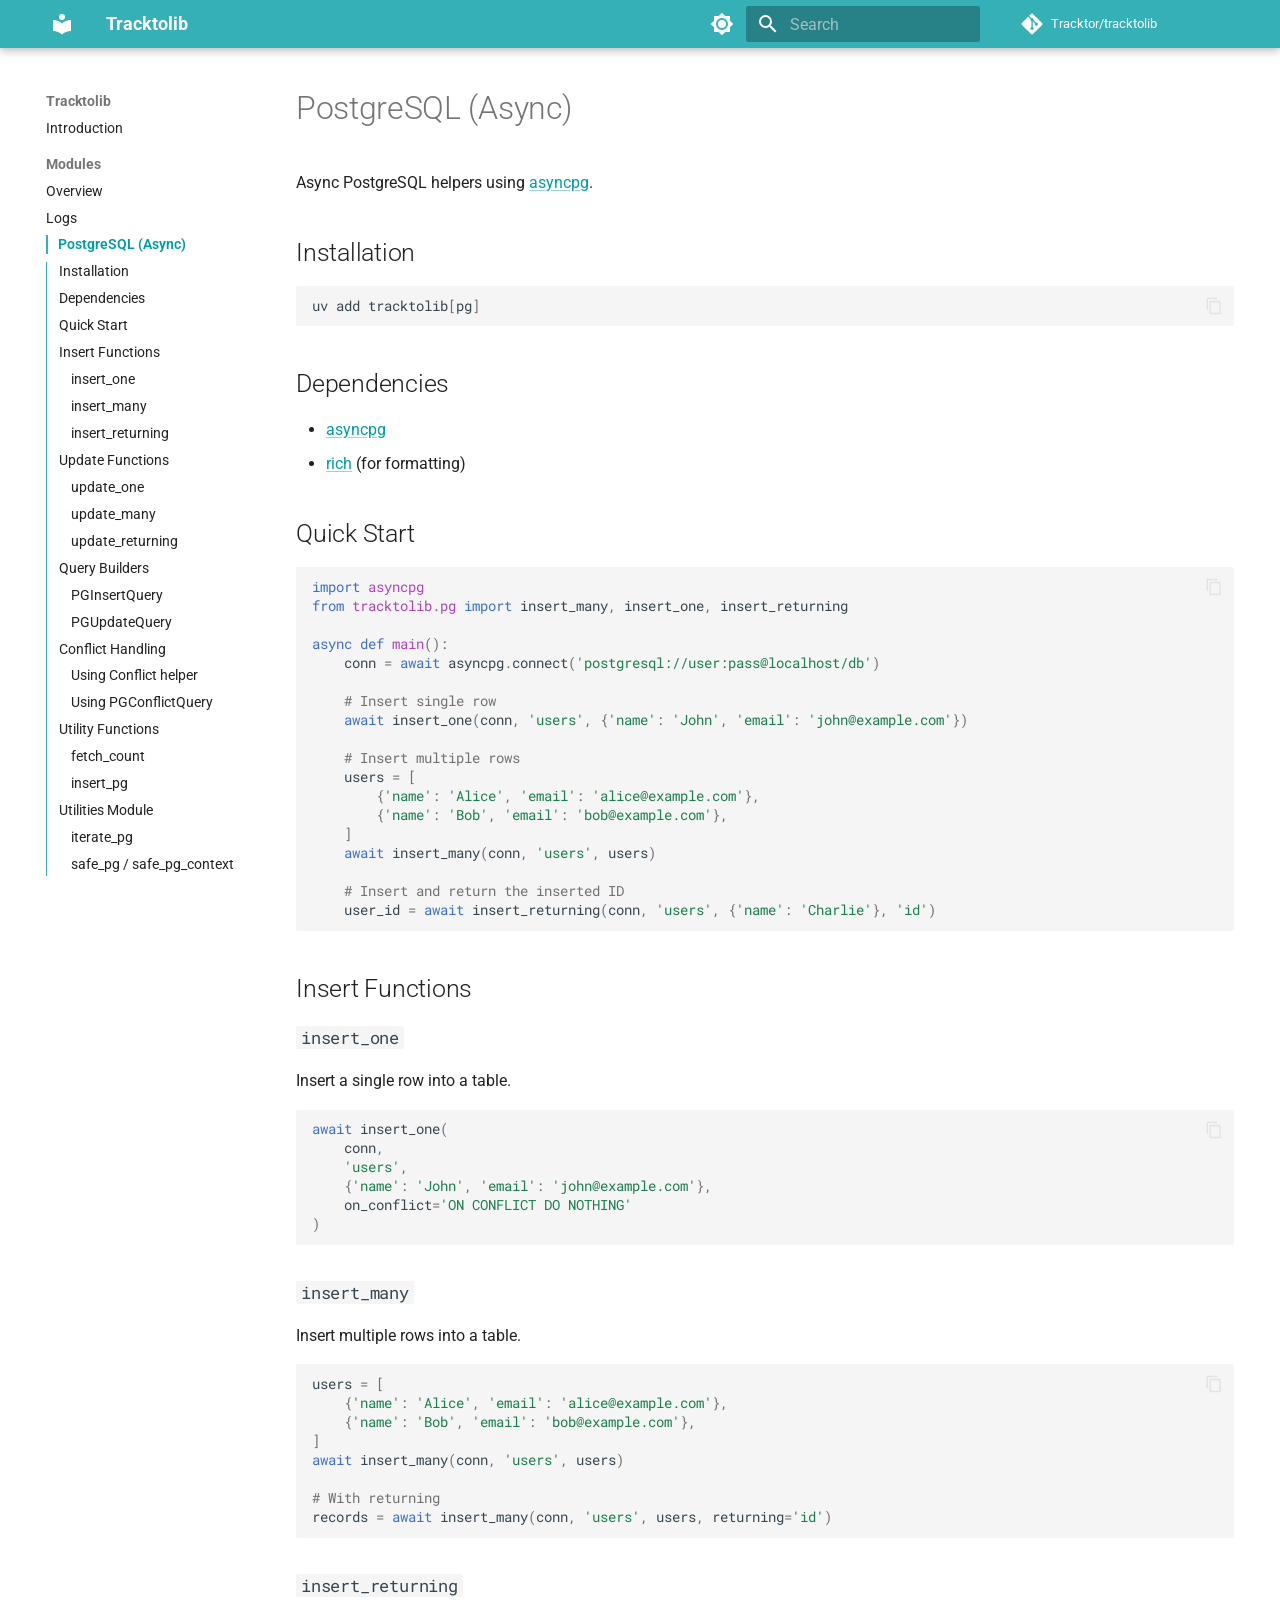
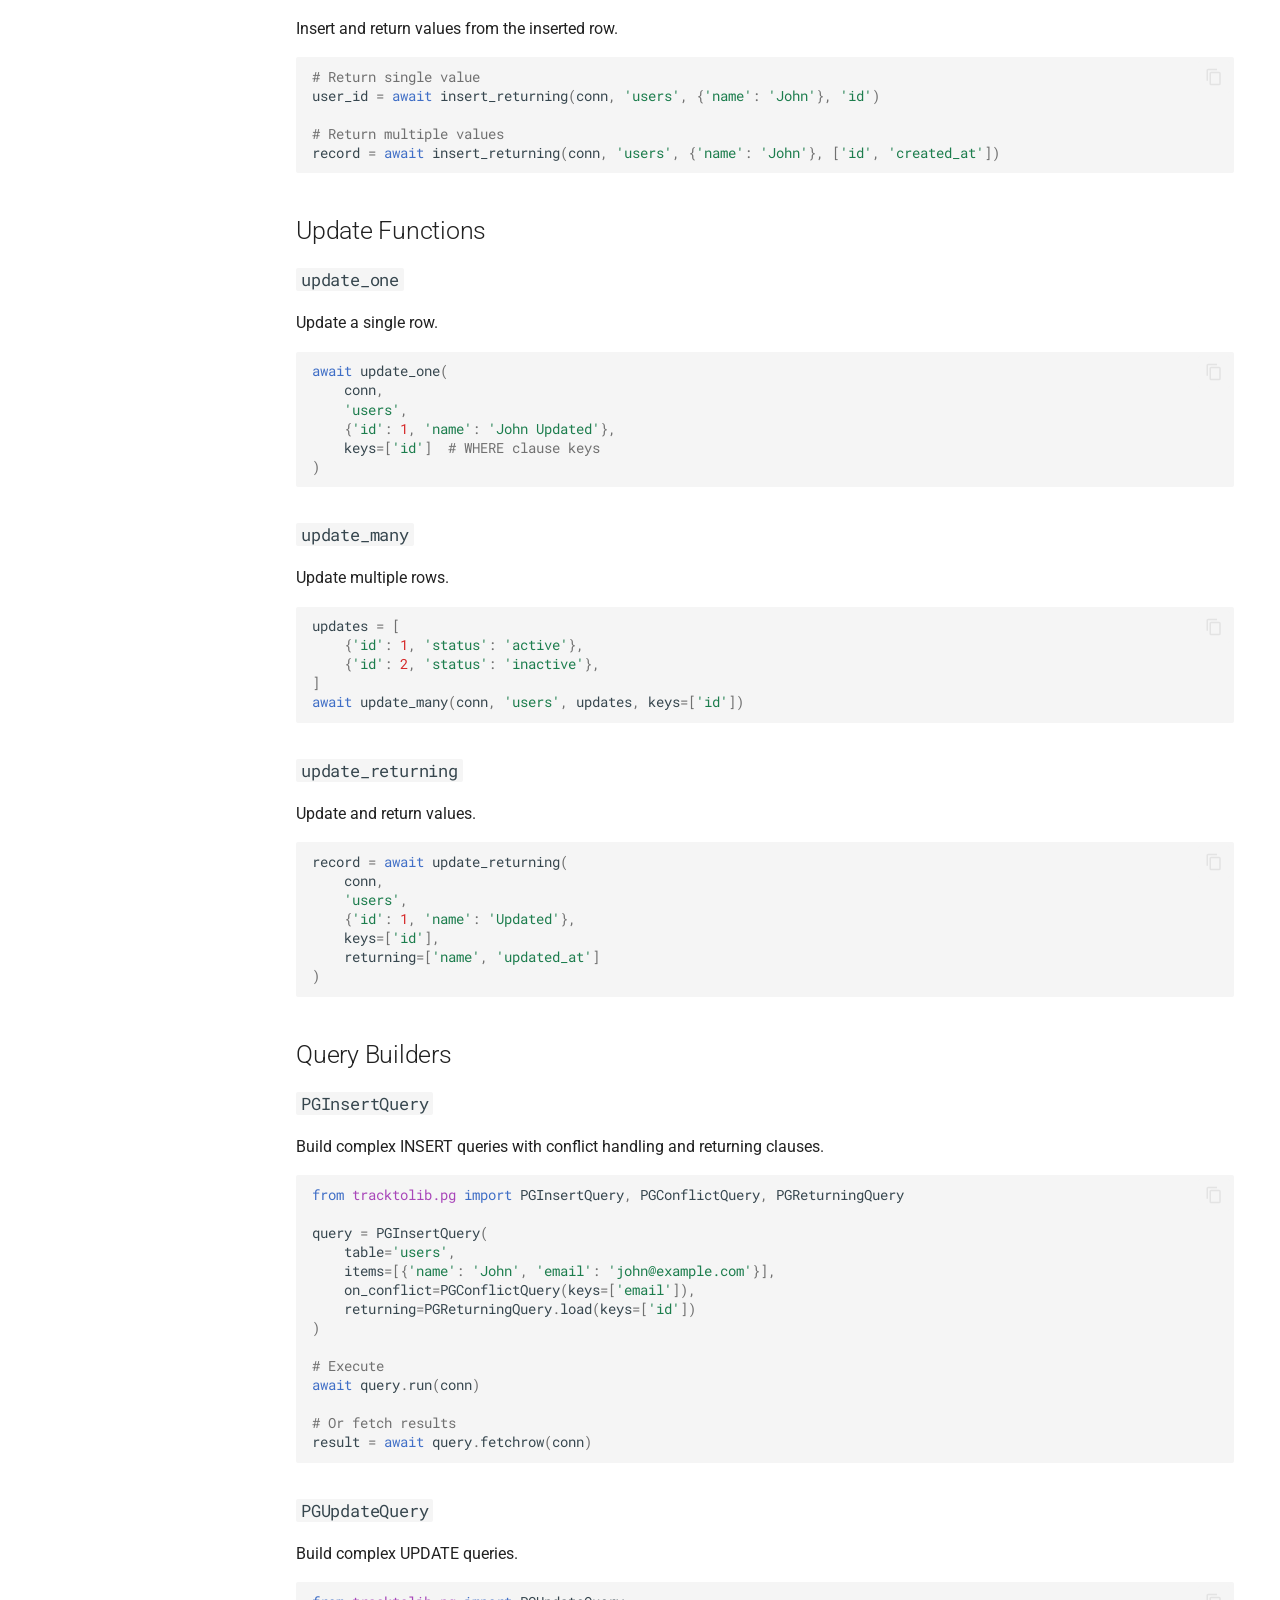
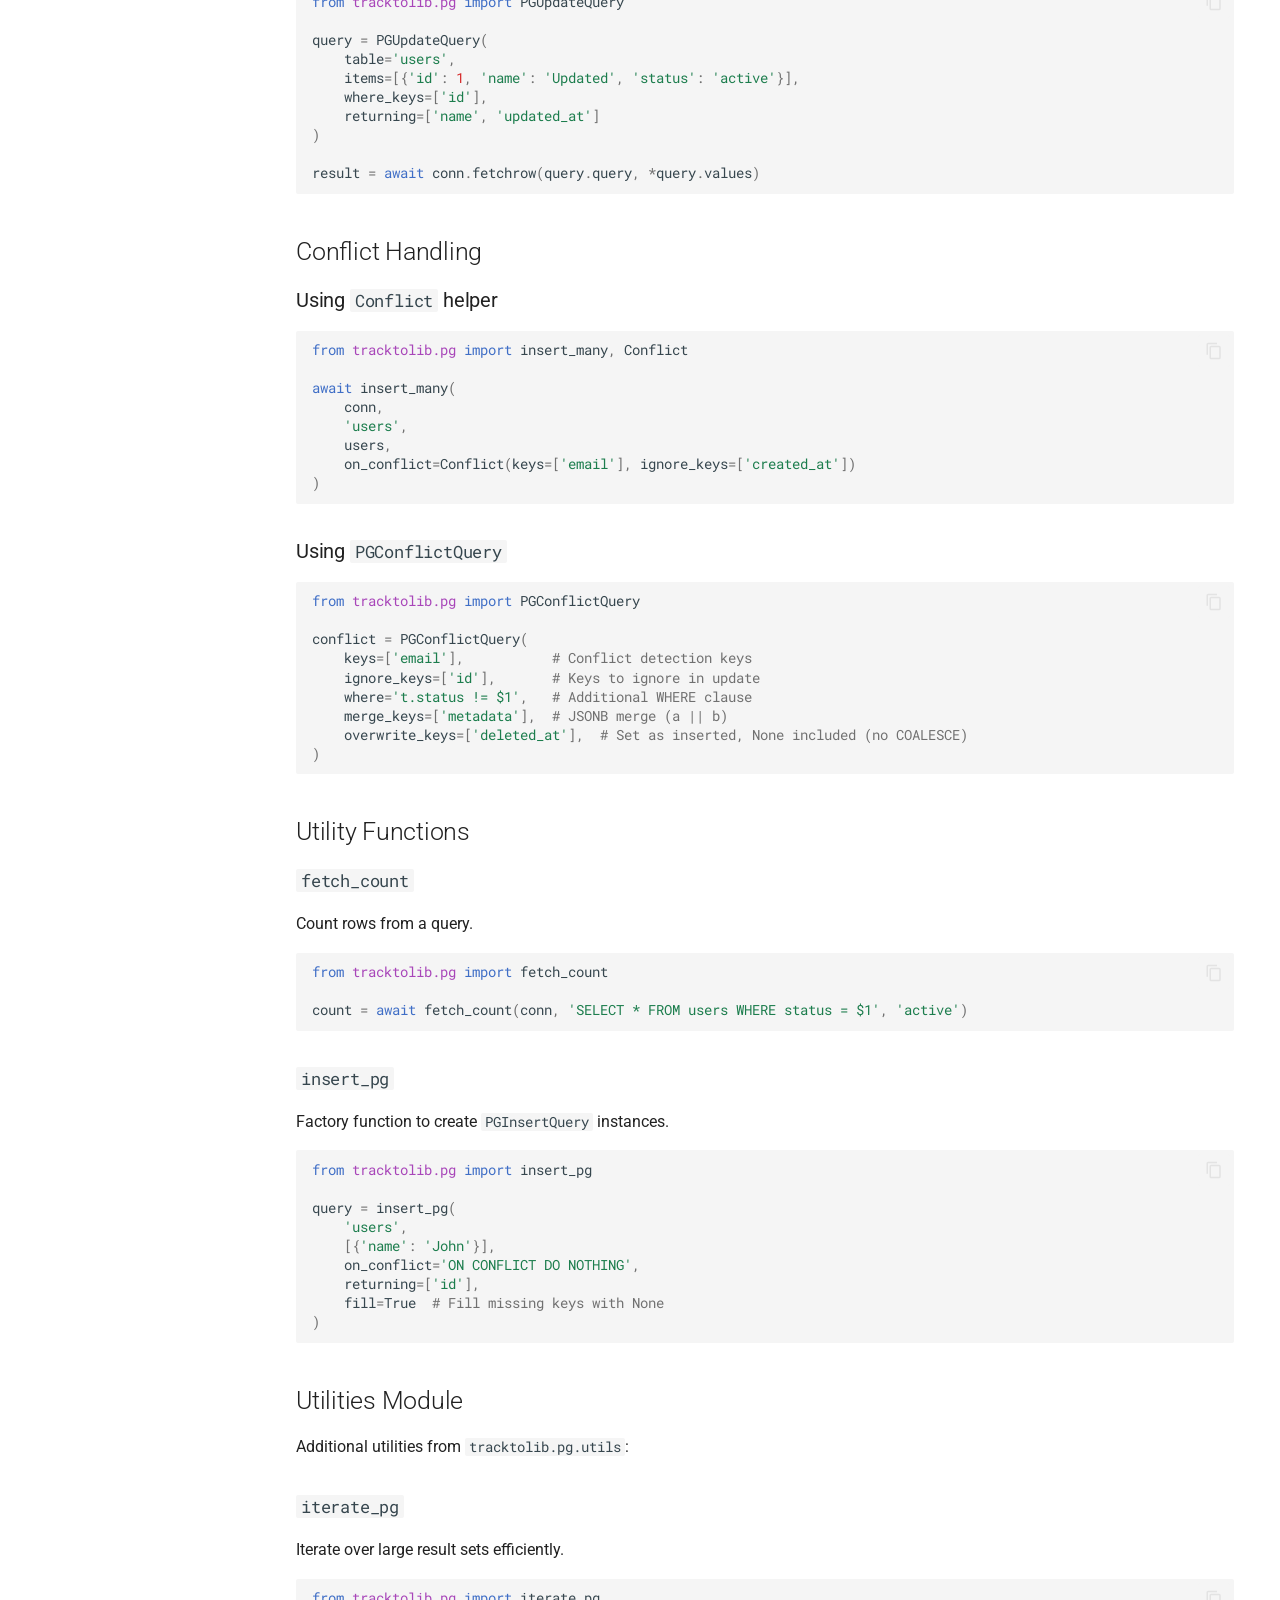
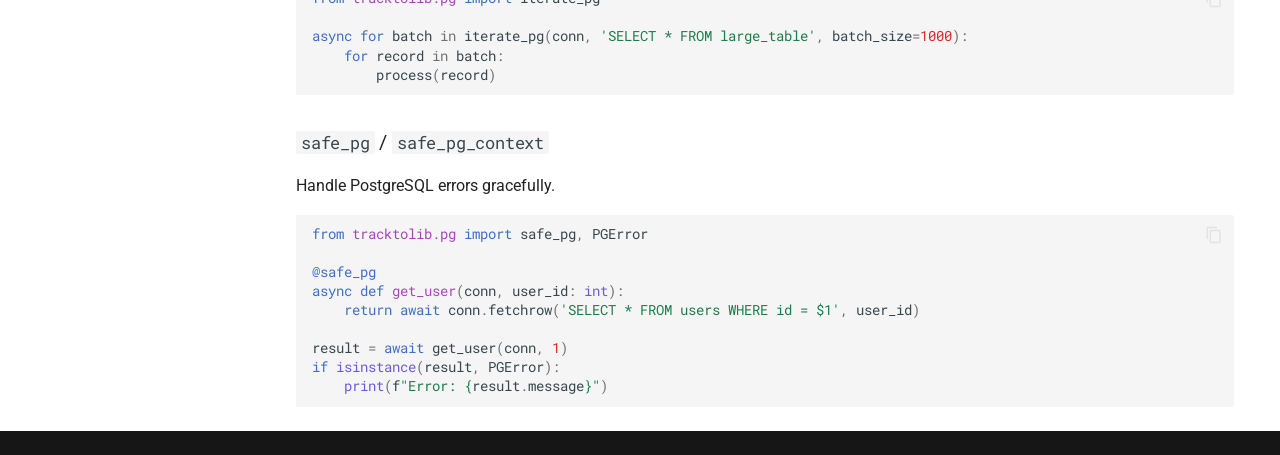
<file: modules/pg/index.html>
<!doctype html>
<html lang="en" class="no-js">
  <head>
    
      <meta charset="utf-8">
      <meta name="viewport" content="width=device-width,initial-scale=1">
      
        <meta name="description" content="Tracktor Swiss-knife Utility library for Python.">
      
      
        <meta name="author" content="Tracktor">
      
      
        <link rel="canonical" href="https://tracktor.github.io/tracktolib/modules/pg/">
      
      
        <link rel="prev" href="../logs/">
      
      
        <link rel="next" href="../pg-sync/">
      
      
        
      
      
      <link rel="icon" href="../../assets/images/favicon.png">
      <meta name="generator" content="mkdocs-1.6.1, mkdocs-material-9.7.1">
    
    
      
        <title>PostgreSQL (Async) - Tracktolib</title>
      
    
    
      <link rel="stylesheet" href="../../assets/stylesheets/main.484c7ddc.min.css">
      
        
        <link rel="stylesheet" href="../../assets/stylesheets/palette.ab4e12ef.min.css">
      
      


    
    
      
    
    
      
        
        
        <link rel="preconnect" href="https://fonts.gstatic.com" crossorigin>
        <link rel="stylesheet" href="https://fonts.googleapis.com/css?family=Roboto:300,300i,400,400i,700,700i%7CRoboto+Mono:400,400i,700,700i&display=fallback">
        <style>:root{--md-text-font:"Roboto";--md-code-font:"Roboto Mono"}</style>
      
    
    
      <link rel="stylesheet" href="../../stylesheets/extra.css">
    
    <script>__md_scope=new URL("../..",location),__md_hash=e=>[...e].reduce(((e,_)=>(e<<5)-e+_.charCodeAt(0)),0),__md_get=(e,_=localStorage,t=__md_scope)=>JSON.parse(_.getItem(t.pathname+"."+e)),__md_set=(e,_,t=localStorage,a=__md_scope)=>{try{t.setItem(a.pathname+"."+e,JSON.stringify(_))}catch(e){}}</script>
    
      

    
    
  </head>
  
  
    
    
      
    
    
    
    
    <body dir="ltr" data-md-color-scheme="default" data-md-color-primary="custom" data-md-color-accent="teal">
  
    
    <input class="md-toggle" data-md-toggle="drawer" type="checkbox" id="__drawer" autocomplete="off">
    <input class="md-toggle" data-md-toggle="search" type="checkbox" id="__search" autocomplete="off">
    <label class="md-overlay" for="__drawer"></label>
    <div data-md-component="skip">
      
        
        <a href="#postgresql-async" class="md-skip">
          Skip to content
        </a>
      
    </div>
    <div data-md-component="announce">
      
    </div>
    
    
      

  

<header class="md-header md-header--shadow" data-md-component="header">
  <nav class="md-header__inner md-grid" aria-label="Header">
    <a href="../.." title="Tracktolib" class="md-header__button md-logo" aria-label="Tracktolib" data-md-component="logo">
      
  
  <svg xmlns="http://www.w3.org/2000/svg" viewBox="0 0 24 24"><path d="M12 8a3 3 0 0 0 3-3 3 3 0 0 0-3-3 3 3 0 0 0-3 3 3 3 0 0 0 3 3m0 3.54C9.64 9.35 6.5 8 3 8v11c3.5 0 6.64 1.35 9 3.54 2.36-2.19 5.5-3.54 9-3.54V8c-3.5 0-6.64 1.35-9 3.54"/></svg>

    </a>
    <label class="md-header__button md-icon" for="__drawer">
      
      <svg xmlns="http://www.w3.org/2000/svg" viewBox="0 0 24 24"><path d="M3 6h18v2H3zm0 5h18v2H3zm0 5h18v2H3z"/></svg>
    </label>
    <div class="md-header__title" data-md-component="header-title">
      <div class="md-header__ellipsis">
        <div class="md-header__topic">
          <span class="md-ellipsis">
            Tracktolib
          </span>
        </div>
        <div class="md-header__topic" data-md-component="header-topic">
          <span class="md-ellipsis">
            
              PostgreSQL (Async)
            
          </span>
        </div>
      </div>
    </div>
    
      
        <form class="md-header__option" data-md-component="palette">
  
    
    
    
    <input class="md-option" data-md-color-media="(prefers-color-scheme: light)" data-md-color-scheme="default" data-md-color-primary="custom" data-md-color-accent="teal"  aria-label="Switch to dark mode"  type="radio" name="__palette" id="__palette_0">
    
      <label class="md-header__button md-icon" title="Switch to dark mode" for="__palette_1" hidden>
        <svg xmlns="http://www.w3.org/2000/svg" viewBox="0 0 24 24"><path d="M12 8a4 4 0 0 0-4 4 4 4 0 0 0 4 4 4 4 0 0 0 4-4 4 4 0 0 0-4-4m0 10a6 6 0 0 1-6-6 6 6 0 0 1 6-6 6 6 0 0 1 6 6 6 6 0 0 1-6 6m8-9.31V4h-4.69L12 .69 8.69 4H4v4.69L.69 12 4 15.31V20h4.69L12 23.31 15.31 20H20v-4.69L23.31 12z"/></svg>
      </label>
    
  
    
    
    
    <input class="md-option" data-md-color-media="(prefers-color-scheme: dark)" data-md-color-scheme="slate" data-md-color-primary="custom" data-md-color-accent="teal"  aria-label="Switch to light mode"  type="radio" name="__palette" id="__palette_1">
    
      <label class="md-header__button md-icon" title="Switch to light mode" for="__palette_0" hidden>
        <svg xmlns="http://www.w3.org/2000/svg" viewBox="0 0 24 24"><path d="M12 18c-.89 0-1.74-.2-2.5-.55C11.56 16.5 13 14.42 13 12s-1.44-4.5-3.5-5.45C10.26 6.2 11.11 6 12 6a6 6 0 0 1 6 6 6 6 0 0 1-6 6m8-9.31V4h-4.69L12 .69 8.69 4H4v4.69L.69 12 4 15.31V20h4.69L12 23.31 15.31 20H20v-4.69L23.31 12z"/></svg>
      </label>
    
  
</form>
      
    
    
      <script>var palette=__md_get("__palette");if(palette&&palette.color){if("(prefers-color-scheme)"===palette.color.media){var media=matchMedia("(prefers-color-scheme: light)"),input=document.querySelector(media.matches?"[data-md-color-media='(prefers-color-scheme: light)']":"[data-md-color-media='(prefers-color-scheme: dark)']");palette.color.media=input.getAttribute("data-md-color-media"),palette.color.scheme=input.getAttribute("data-md-color-scheme"),palette.color.primary=input.getAttribute("data-md-color-primary"),palette.color.accent=input.getAttribute("data-md-color-accent")}for(var[key,value]of Object.entries(palette.color))document.body.setAttribute("data-md-color-"+key,value)}</script>
    
    
    
      
      
        <label class="md-header__button md-icon" for="__search">
          
          <svg xmlns="http://www.w3.org/2000/svg" viewBox="0 0 24 24"><path d="M9.5 3A6.5 6.5 0 0 1 16 9.5c0 1.61-.59 3.09-1.56 4.23l.27.27h.79l5 5-1.5 1.5-5-5v-.79l-.27-.27A6.52 6.52 0 0 1 9.5 16 6.5 6.5 0 0 1 3 9.5 6.5 6.5 0 0 1 9.5 3m0 2C7 5 5 7 5 9.5S7 14 9.5 14 14 12 14 9.5 12 5 9.5 5"/></svg>
        </label>
        <div class="md-search" data-md-component="search" role="dialog">
  <label class="md-search__overlay" for="__search"></label>
  <div class="md-search__inner" role="search">
    <form class="md-search__form" name="search">
      <input type="text" class="md-search__input" name="query" aria-label="Search" placeholder="Search" autocapitalize="off" autocorrect="off" autocomplete="off" spellcheck="false" data-md-component="search-query" required>
      <label class="md-search__icon md-icon" for="__search">
        
        <svg xmlns="http://www.w3.org/2000/svg" viewBox="0 0 24 24"><path d="M9.5 3A6.5 6.5 0 0 1 16 9.5c0 1.61-.59 3.09-1.56 4.23l.27.27h.79l5 5-1.5 1.5-5-5v-.79l-.27-.27A6.52 6.52 0 0 1 9.5 16 6.5 6.5 0 0 1 3 9.5 6.5 6.5 0 0 1 9.5 3m0 2C7 5 5 7 5 9.5S7 14 9.5 14 14 12 14 9.5 12 5 9.5 5"/></svg>
        
        <svg xmlns="http://www.w3.org/2000/svg" viewBox="0 0 24 24"><path d="M20 11v2H8l5.5 5.5-1.42 1.42L4.16 12l7.92-7.92L13.5 5.5 8 11z"/></svg>
      </label>
      <nav class="md-search__options" aria-label="Search">
        
        <button type="reset" class="md-search__icon md-icon" title="Clear" aria-label="Clear" tabindex="-1">
          
          <svg xmlns="http://www.w3.org/2000/svg" viewBox="0 0 24 24"><path d="M19 6.41 17.59 5 12 10.59 6.41 5 5 6.41 10.59 12 5 17.59 6.41 19 12 13.41 17.59 19 19 17.59 13.41 12z"/></svg>
        </button>
      </nav>
      
        <div class="md-search__suggest" data-md-component="search-suggest"></div>
      
    </form>
    <div class="md-search__output">
      <div class="md-search__scrollwrap" tabindex="0" data-md-scrollfix>
        <div class="md-search-result" data-md-component="search-result">
          <div class="md-search-result__meta">
            Initializing search
          </div>
          <ol class="md-search-result__list" role="presentation"></ol>
        </div>
      </div>
    </div>
  </div>
</div>
      
    
    
      <div class="md-header__source">
        <a href="https://github.com/Getsoren/tracktolib" title="Go to repository" class="md-source" data-md-component="source">
  <div class="md-source__icon md-icon">
    
    <svg xmlns="http://www.w3.org/2000/svg" viewBox="0 0 448 512"><!--! Font Awesome Free 7.1.0 by @fontawesome - https://fontawesome.com License - https://fontawesome.com/license/free (Icons: CC BY 4.0, Fonts: SIL OFL 1.1, Code: MIT License) Copyright 2025 Fonticons, Inc.--><path d="M439.6 236.1 244 40.5c-5.4-5.5-12.8-8.5-20.4-8.5s-15 3-20.4 8.4L162.5 81l51.5 51.5c27.1-9.1 52.7 16.8 43.4 43.7l49.7 49.7c34.2-11.8 61.2 31 35.5 56.7-26.5 26.5-70.2-2.9-56-37.3L240.3 199v121.9c25.3 12.5 22.3 41.8 9.1 55-6.4 6.4-15.2 10.1-24.3 10.1s-17.8-3.6-24.3-10.1c-17.6-17.6-11.1-46.9 11.2-56v-123c-20.8-8.5-24.6-30.7-18.6-45L142.6 101 8.5 235.1C3 240.6 0 247.9 0 255.5s3 15 8.5 20.4l195.6 195.7c5.4 5.4 12.7 8.4 20.4 8.4s15-3 20.4-8.4l194.7-194.7c5.4-5.4 8.4-12.8 8.4-20.4s-3-15-8.4-20.4"/></svg>
  </div>
  <div class="md-source__repository">
    Tracktor/tracktolib
  </div>
</a>
      </div>
    
  </nav>
  
</header>
    
    <div class="md-container" data-md-component="container">
      
      
        
          
        
      
      <main class="md-main" data-md-component="main">
        <div class="md-main__inner md-grid">
          
            
              
              <div class="md-sidebar md-sidebar--primary" data-md-component="sidebar" data-md-type="navigation" >
                <div class="md-sidebar__scrollwrap">
                  <div class="md-sidebar__inner">
                    



  

<nav class="md-nav md-nav--primary md-nav--integrated" aria-label="Navigation" data-md-level="0">
  <label class="md-nav__title" for="__drawer">
    <a href="../.." title="Tracktolib" class="md-nav__button md-logo" aria-label="Tracktolib" data-md-component="logo">
      
  
  <svg xmlns="http://www.w3.org/2000/svg" viewBox="0 0 24 24"><path d="M12 8a3 3 0 0 0 3-3 3 3 0 0 0-3-3 3 3 0 0 0-3 3 3 3 0 0 0 3 3m0 3.54C9.64 9.35 6.5 8 3 8v11c3.5 0 6.64 1.35 9 3.54 2.36-2.19 5.5-3.54 9-3.54V8c-3.5 0-6.64 1.35-9 3.54"/></svg>

    </a>
    Tracktolib
  </label>
  
    <div class="md-nav__source">
      <a href="https://github.com/Getsoren/tracktolib" title="Go to repository" class="md-source" data-md-component="source">
  <div class="md-source__icon md-icon">
    
    <svg xmlns="http://www.w3.org/2000/svg" viewBox="0 0 448 512"><!--! Font Awesome Free 7.1.0 by @fontawesome - https://fontawesome.com License - https://fontawesome.com/license/free (Icons: CC BY 4.0, Fonts: SIL OFL 1.1, Code: MIT License) Copyright 2025 Fonticons, Inc.--><path d="M439.6 236.1 244 40.5c-5.4-5.5-12.8-8.5-20.4-8.5s-15 3-20.4 8.4L162.5 81l51.5 51.5c27.1-9.1 52.7 16.8 43.4 43.7l49.7 49.7c34.2-11.8 61.2 31 35.5 56.7-26.5 26.5-70.2-2.9-56-37.3L240.3 199v121.9c25.3 12.5 22.3 41.8 9.1 55-6.4 6.4-15.2 10.1-24.3 10.1s-17.8-3.6-24.3-10.1c-17.6-17.6-11.1-46.9 11.2-56v-123c-20.8-8.5-24.6-30.7-18.6-45L142.6 101 8.5 235.1C3 240.6 0 247.9 0 255.5s3 15 8.5 20.4l195.6 195.7c5.4 5.4 12.7 8.4 20.4 8.4s15-3 20.4-8.4l194.7-194.7c5.4-5.4 8.4-12.8 8.4-20.4s-3-15-8.4-20.4"/></svg>
  </div>
  <div class="md-source__repository">
    Tracktor/tracktolib
  </div>
</a>
    </div>
  
  <ul class="md-nav__list" data-md-scrollfix>
    
      
      
  
  
  
  
    <li class="md-nav__item">
      <a href="../.." class="md-nav__link">
        
  
  
  <span class="md-ellipsis">
    
  
    Introduction
  

    
  </span>
  
  

      </a>
    </li>
  

    
      
      
  
  
    
  
  
  
    
    
    
    
      
        
        
      
    
    
    <li class="md-nav__item md-nav__item--active md-nav__item--section md-nav__item--nested">
      
        
        
        <input class="md-nav__toggle md-toggle " type="checkbox" id="__nav_2" checked>
        
          
          <label class="md-nav__link" for="__nav_2" id="__nav_2_label" tabindex="">
            
  
  
  <span class="md-ellipsis">
    
  
    Modules
  

    
  </span>
  
  

            <span class="md-nav__icon md-icon"></span>
          </label>
        
        <nav class="md-nav" data-md-level="1" aria-labelledby="__nav_2_label" aria-expanded="true">
          <label class="md-nav__title" for="__nav_2">
            <span class="md-nav__icon md-icon"></span>
            
  
    Modules
  

          </label>
          <ul class="md-nav__list" data-md-scrollfix>
            
              
                
  
  
  
  
    <li class="md-nav__item">
      <a href="../" class="md-nav__link">
        
  
  
  <span class="md-ellipsis">
    
  
    Overview
  

    
  </span>
  
  

      </a>
    </li>
  

              
            
              
                
  
  
  
  
    <li class="md-nav__item">
      <a href="../logs/" class="md-nav__link">
        
  
  
  <span class="md-ellipsis">
    
  
    Logs
  

    
  </span>
  
  

      </a>
    </li>
  

              
            
              
                
  
  
    
  
  
  
    <li class="md-nav__item md-nav__item--active">
      
      <input class="md-nav__toggle md-toggle" type="checkbox" id="__toc">
      
      
        
      
      
        <label class="md-nav__link md-nav__link--active" for="__toc">
          
  
  
  <span class="md-ellipsis">
    
  
    PostgreSQL (Async)
  

    
  </span>
  
  

          <span class="md-nav__icon md-icon"></span>
        </label>
      
      <a href="./" class="md-nav__link md-nav__link--active">
        
  
  
  <span class="md-ellipsis">
    
  
    PostgreSQL (Async)
  

    
  </span>
  
  

      </a>
      
        

<nav class="md-nav md-nav--secondary" aria-label="Table of contents">
  
  
  
    
  
  
    <label class="md-nav__title" for="__toc">
      <span class="md-nav__icon md-icon"></span>
      Table of contents
    </label>
    <ul class="md-nav__list" data-md-component="toc" data-md-scrollfix>
      
        <li class="md-nav__item">
  <a href="#installation" class="md-nav__link">
    <span class="md-ellipsis">
      
        Installation
      
    </span>
  </a>
  
</li>
      
        <li class="md-nav__item">
  <a href="#dependencies" class="md-nav__link">
    <span class="md-ellipsis">
      
        Dependencies
      
    </span>
  </a>
  
</li>
      
        <li class="md-nav__item">
  <a href="#quick-start" class="md-nav__link">
    <span class="md-ellipsis">
      
        Quick Start
      
    </span>
  </a>
  
</li>
      
        <li class="md-nav__item">
  <a href="#insert-functions" class="md-nav__link">
    <span class="md-ellipsis">
      
        Insert Functions
      
    </span>
  </a>
  
    <nav class="md-nav" aria-label="Insert Functions">
      <ul class="md-nav__list">
        
          <li class="md-nav__item">
  <a href="#insert_one" class="md-nav__link">
    <span class="md-ellipsis">
      
        insert_one
      
    </span>
  </a>
  
</li>
        
          <li class="md-nav__item">
  <a href="#insert_many" class="md-nav__link">
    <span class="md-ellipsis">
      
        insert_many
      
    </span>
  </a>
  
</li>
        
          <li class="md-nav__item">
  <a href="#insert_returning" class="md-nav__link">
    <span class="md-ellipsis">
      
        insert_returning
      
    </span>
  </a>
  
</li>
        
      </ul>
    </nav>
  
</li>
      
        <li class="md-nav__item">
  <a href="#update-functions" class="md-nav__link">
    <span class="md-ellipsis">
      
        Update Functions
      
    </span>
  </a>
  
    <nav class="md-nav" aria-label="Update Functions">
      <ul class="md-nav__list">
        
          <li class="md-nav__item">
  <a href="#update_one" class="md-nav__link">
    <span class="md-ellipsis">
      
        update_one
      
    </span>
  </a>
  
</li>
        
          <li class="md-nav__item">
  <a href="#update_many" class="md-nav__link">
    <span class="md-ellipsis">
      
        update_many
      
    </span>
  </a>
  
</li>
        
          <li class="md-nav__item">
  <a href="#update_returning" class="md-nav__link">
    <span class="md-ellipsis">
      
        update_returning
      
    </span>
  </a>
  
</li>
        
      </ul>
    </nav>
  
</li>
      
        <li class="md-nav__item">
  <a href="#query-builders" class="md-nav__link">
    <span class="md-ellipsis">
      
        Query Builders
      
    </span>
  </a>
  
    <nav class="md-nav" aria-label="Query Builders">
      <ul class="md-nav__list">
        
          <li class="md-nav__item">
  <a href="#pginsertquery" class="md-nav__link">
    <span class="md-ellipsis">
      
        PGInsertQuery
      
    </span>
  </a>
  
</li>
        
          <li class="md-nav__item">
  <a href="#pgupdatequery" class="md-nav__link">
    <span class="md-ellipsis">
      
        PGUpdateQuery
      
    </span>
  </a>
  
</li>
        
      </ul>
    </nav>
  
</li>
      
        <li class="md-nav__item">
  <a href="#conflict-handling" class="md-nav__link">
    <span class="md-ellipsis">
      
        Conflict Handling
      
    </span>
  </a>
  
    <nav class="md-nav" aria-label="Conflict Handling">
      <ul class="md-nav__list">
        
          <li class="md-nav__item">
  <a href="#using-conflict-helper" class="md-nav__link">
    <span class="md-ellipsis">
      
        Using Conflict helper
      
    </span>
  </a>
  
</li>
        
          <li class="md-nav__item">
  <a href="#using-pgconflictquery" class="md-nav__link">
    <span class="md-ellipsis">
      
        Using PGConflictQuery
      
    </span>
  </a>
  
</li>
        
      </ul>
    </nav>
  
</li>
      
        <li class="md-nav__item">
  <a href="#utility-functions" class="md-nav__link">
    <span class="md-ellipsis">
      
        Utility Functions
      
    </span>
  </a>
  
    <nav class="md-nav" aria-label="Utility Functions">
      <ul class="md-nav__list">
        
          <li class="md-nav__item">
  <a href="#fetch_count" class="md-nav__link">
    <span class="md-ellipsis">
      
        fetch_count
      
    </span>
  </a>
  
</li>
        
          <li class="md-nav__item">
  <a href="#insert_pg" class="md-nav__link">
    <span class="md-ellipsis">
      
        insert_pg
      
    </span>
  </a>
  
</li>
        
      </ul>
    </nav>
  
</li>
      
        <li class="md-nav__item">
  <a href="#utilities-module" class="md-nav__link">
    <span class="md-ellipsis">
      
        Utilities Module
      
    </span>
  </a>
  
    <nav class="md-nav" aria-label="Utilities Module">
      <ul class="md-nav__list">
        
          <li class="md-nav__item">
  <a href="#iterate_pg" class="md-nav__link">
    <span class="md-ellipsis">
      
        iterate_pg
      
    </span>
  </a>
  
</li>
        
          <li class="md-nav__item">
  <a href="#safe_pg-safe_pg_context" class="md-nav__link">
    <span class="md-ellipsis">
      
        safe_pg / safe_pg_context
      
    </span>
  </a>
  
</li>
        
      </ul>
    </nav>
  
</li>
      
    </ul>
  
</nav>
      
    </li>
  

              
            
              
                
  
  
  
  
    <li class="md-nav__item">
      <a href="../pg-sync/" class="md-nav__link">
        
  
  
  <span class="md-ellipsis">
    
  
    PostgreSQL (Sync)
  

    
  </span>
  
  

      </a>
    </li>
  

              
            
              
                
  
  
  
  
    <li class="md-nav__item">
      <a href="../s3/" class="md-nav__link">
        
  
  
  <span class="md-ellipsis">
    
  
    S3 (Async)
  

    
  </span>
  
  

      </a>
    </li>
  

              
            
              
                
  
  
  
  
    <li class="md-nav__item">
      <a href="../s3-minio/" class="md-nav__link">
        
  
  
  <span class="md-ellipsis">
    
  
    S3 (MinIO)
  

    
  </span>
  
  

      </a>
    </li>
  

              
            
              
                
  
  
  
  
    <li class="md-nav__item">
      <a href="../s3-niquests/" class="md-nav__link">
        
  
  
  <span class="md-ellipsis">
    
  
    S3 (Niquests)
  

    
  </span>
  
  

      </a>
    </li>
  

              
            
              
                
  
  
  
  
    <li class="md-nav__item">
      <a href="../api/" class="md-nav__link">
        
  
  
  <span class="md-ellipsis">
    
  
    API (FastAPI)
  

    
  </span>
  
  

      </a>
    </li>
  

              
            
              
                
  
  
  
  
    <li class="md-nav__item">
      <a href="../tests/" class="md-nav__link">
        
  
  
  <span class="md-ellipsis">
    
  
    Tests
  

    
  </span>
  
  

      </a>
    </li>
  

              
            
          </ul>
        </nav>
      
    </li>
  

    
  </ul>
</nav>
                  </div>
                </div>
              </div>
            
            
          
          
            <div class="md-content" data-md-component="content">
              
              <article class="md-content__inner md-typeset">
                
                  


  
  


<h1 id="postgresql-async">PostgreSQL (Async)</h1>
<p>Async PostgreSQL helpers using <a href="https://github.com/MagicStack/asyncpg">asyncpg</a>.</p>
<h2 id="installation">Installation</h2>
<div class="highlight"><pre><span></span><code><a id="__codelineno-0-1" name="__codelineno-0-1" href="#__codelineno-0-1"></a>uv<span class="w"> </span>add<span class="w"> </span>tracktolib<span class="o">[</span>pg<span class="o">]</span>
</code></pre></div>
<h2 id="dependencies">Dependencies</h2>
<ul>
<li><a href="https://github.com/MagicStack/asyncpg">asyncpg</a></li>
<li><a href="https://github.com/Textualize/rich">rich</a> (for formatting)</li>
</ul>
<h2 id="quick-start">Quick Start</h2>
<div class="highlight"><pre><span></span><code><a id="__codelineno-1-1" name="__codelineno-1-1" href="#__codelineno-1-1"></a><span class="kn">import</span><span class="w"> </span><span class="nn">asyncpg</span>
<a id="__codelineno-1-2" name="__codelineno-1-2" href="#__codelineno-1-2"></a><span class="kn">from</span><span class="w"> </span><span class="nn">tracktolib.pg</span><span class="w"> </span><span class="kn">import</span> <span class="n">insert_many</span><span class="p">,</span> <span class="n">insert_one</span><span class="p">,</span> <span class="n">insert_returning</span>
<a id="__codelineno-1-3" name="__codelineno-1-3" href="#__codelineno-1-3"></a>
<a id="__codelineno-1-4" name="__codelineno-1-4" href="#__codelineno-1-4"></a><span class="k">async</span> <span class="k">def</span><span class="w"> </span><span class="nf">main</span><span class="p">():</span>
<a id="__codelineno-1-5" name="__codelineno-1-5" href="#__codelineno-1-5"></a>    <span class="n">conn</span> <span class="o">=</span> <span class="k">await</span> <span class="n">asyncpg</span><span class="o">.</span><span class="n">connect</span><span class="p">(</span><span class="s1">&#39;postgresql://user:pass@localhost/db&#39;</span><span class="p">)</span>
<a id="__codelineno-1-6" name="__codelineno-1-6" href="#__codelineno-1-6"></a>
<a id="__codelineno-1-7" name="__codelineno-1-7" href="#__codelineno-1-7"></a>    <span class="c1"># Insert single row</span>
<a id="__codelineno-1-8" name="__codelineno-1-8" href="#__codelineno-1-8"></a>    <span class="k">await</span> <span class="n">insert_one</span><span class="p">(</span><span class="n">conn</span><span class="p">,</span> <span class="s1">&#39;users&#39;</span><span class="p">,</span> <span class="p">{</span><span class="s1">&#39;name&#39;</span><span class="p">:</span> <span class="s1">&#39;John&#39;</span><span class="p">,</span> <span class="s1">&#39;email&#39;</span><span class="p">:</span> <span class="s1">&#39;john@example.com&#39;</span><span class="p">})</span>
<a id="__codelineno-1-9" name="__codelineno-1-9" href="#__codelineno-1-9"></a>
<a id="__codelineno-1-10" name="__codelineno-1-10" href="#__codelineno-1-10"></a>    <span class="c1"># Insert multiple rows</span>
<a id="__codelineno-1-11" name="__codelineno-1-11" href="#__codelineno-1-11"></a>    <span class="n">users</span> <span class="o">=</span> <span class="p">[</span>
<a id="__codelineno-1-12" name="__codelineno-1-12" href="#__codelineno-1-12"></a>        <span class="p">{</span><span class="s1">&#39;name&#39;</span><span class="p">:</span> <span class="s1">&#39;Alice&#39;</span><span class="p">,</span> <span class="s1">&#39;email&#39;</span><span class="p">:</span> <span class="s1">&#39;alice@example.com&#39;</span><span class="p">},</span>
<a id="__codelineno-1-13" name="__codelineno-1-13" href="#__codelineno-1-13"></a>        <span class="p">{</span><span class="s1">&#39;name&#39;</span><span class="p">:</span> <span class="s1">&#39;Bob&#39;</span><span class="p">,</span> <span class="s1">&#39;email&#39;</span><span class="p">:</span> <span class="s1">&#39;bob@example.com&#39;</span><span class="p">},</span>
<a id="__codelineno-1-14" name="__codelineno-1-14" href="#__codelineno-1-14"></a>    <span class="p">]</span>
<a id="__codelineno-1-15" name="__codelineno-1-15" href="#__codelineno-1-15"></a>    <span class="k">await</span> <span class="n">insert_many</span><span class="p">(</span><span class="n">conn</span><span class="p">,</span> <span class="s1">&#39;users&#39;</span><span class="p">,</span> <span class="n">users</span><span class="p">)</span>
<a id="__codelineno-1-16" name="__codelineno-1-16" href="#__codelineno-1-16"></a>
<a id="__codelineno-1-17" name="__codelineno-1-17" href="#__codelineno-1-17"></a>    <span class="c1"># Insert and return the inserted ID</span>
<a id="__codelineno-1-18" name="__codelineno-1-18" href="#__codelineno-1-18"></a>    <span class="n">user_id</span> <span class="o">=</span> <span class="k">await</span> <span class="n">insert_returning</span><span class="p">(</span><span class="n">conn</span><span class="p">,</span> <span class="s1">&#39;users&#39;</span><span class="p">,</span> <span class="p">{</span><span class="s1">&#39;name&#39;</span><span class="p">:</span> <span class="s1">&#39;Charlie&#39;</span><span class="p">},</span> <span class="s1">&#39;id&#39;</span><span class="p">)</span>
</code></pre></div>
<h2 id="insert-functions">Insert Functions</h2>
<h3 id="insert_one"><code>insert_one</code></h3>
<p>Insert a single row into a table.</p>
<div class="highlight"><pre><span></span><code><a id="__codelineno-2-1" name="__codelineno-2-1" href="#__codelineno-2-1"></a><span class="k">await</span> <span class="n">insert_one</span><span class="p">(</span>
<a id="__codelineno-2-2" name="__codelineno-2-2" href="#__codelineno-2-2"></a>    <span class="n">conn</span><span class="p">,</span>
<a id="__codelineno-2-3" name="__codelineno-2-3" href="#__codelineno-2-3"></a>    <span class="s1">&#39;users&#39;</span><span class="p">,</span>
<a id="__codelineno-2-4" name="__codelineno-2-4" href="#__codelineno-2-4"></a>    <span class="p">{</span><span class="s1">&#39;name&#39;</span><span class="p">:</span> <span class="s1">&#39;John&#39;</span><span class="p">,</span> <span class="s1">&#39;email&#39;</span><span class="p">:</span> <span class="s1">&#39;john@example.com&#39;</span><span class="p">},</span>
<a id="__codelineno-2-5" name="__codelineno-2-5" href="#__codelineno-2-5"></a>    <span class="n">on_conflict</span><span class="o">=</span><span class="s1">&#39;ON CONFLICT DO NOTHING&#39;</span>
<a id="__codelineno-2-6" name="__codelineno-2-6" href="#__codelineno-2-6"></a><span class="p">)</span>
</code></pre></div>
<h3 id="insert_many"><code>insert_many</code></h3>
<p>Insert multiple rows into a table.</p>
<div class="highlight"><pre><span></span><code><a id="__codelineno-3-1" name="__codelineno-3-1" href="#__codelineno-3-1"></a><span class="n">users</span> <span class="o">=</span> <span class="p">[</span>
<a id="__codelineno-3-2" name="__codelineno-3-2" href="#__codelineno-3-2"></a>    <span class="p">{</span><span class="s1">&#39;name&#39;</span><span class="p">:</span> <span class="s1">&#39;Alice&#39;</span><span class="p">,</span> <span class="s1">&#39;email&#39;</span><span class="p">:</span> <span class="s1">&#39;alice@example.com&#39;</span><span class="p">},</span>
<a id="__codelineno-3-3" name="__codelineno-3-3" href="#__codelineno-3-3"></a>    <span class="p">{</span><span class="s1">&#39;name&#39;</span><span class="p">:</span> <span class="s1">&#39;Bob&#39;</span><span class="p">,</span> <span class="s1">&#39;email&#39;</span><span class="p">:</span> <span class="s1">&#39;bob@example.com&#39;</span><span class="p">},</span>
<a id="__codelineno-3-4" name="__codelineno-3-4" href="#__codelineno-3-4"></a><span class="p">]</span>
<a id="__codelineno-3-5" name="__codelineno-3-5" href="#__codelineno-3-5"></a><span class="k">await</span> <span class="n">insert_many</span><span class="p">(</span><span class="n">conn</span><span class="p">,</span> <span class="s1">&#39;users&#39;</span><span class="p">,</span> <span class="n">users</span><span class="p">)</span>
<a id="__codelineno-3-6" name="__codelineno-3-6" href="#__codelineno-3-6"></a>
<a id="__codelineno-3-7" name="__codelineno-3-7" href="#__codelineno-3-7"></a><span class="c1"># With returning</span>
<a id="__codelineno-3-8" name="__codelineno-3-8" href="#__codelineno-3-8"></a><span class="n">records</span> <span class="o">=</span> <span class="k">await</span> <span class="n">insert_many</span><span class="p">(</span><span class="n">conn</span><span class="p">,</span> <span class="s1">&#39;users&#39;</span><span class="p">,</span> <span class="n">users</span><span class="p">,</span> <span class="n">returning</span><span class="o">=</span><span class="s1">&#39;id&#39;</span><span class="p">)</span>
</code></pre></div>
<h3 id="insert_returning"><code>insert_returning</code></h3>
<p>Insert and return values from the inserted row.</p>
<div class="highlight"><pre><span></span><code><a id="__codelineno-4-1" name="__codelineno-4-1" href="#__codelineno-4-1"></a><span class="c1"># Return single value</span>
<a id="__codelineno-4-2" name="__codelineno-4-2" href="#__codelineno-4-2"></a><span class="n">user_id</span> <span class="o">=</span> <span class="k">await</span> <span class="n">insert_returning</span><span class="p">(</span><span class="n">conn</span><span class="p">,</span> <span class="s1">&#39;users&#39;</span><span class="p">,</span> <span class="p">{</span><span class="s1">&#39;name&#39;</span><span class="p">:</span> <span class="s1">&#39;John&#39;</span><span class="p">},</span> <span class="s1">&#39;id&#39;</span><span class="p">)</span>
<a id="__codelineno-4-3" name="__codelineno-4-3" href="#__codelineno-4-3"></a>
<a id="__codelineno-4-4" name="__codelineno-4-4" href="#__codelineno-4-4"></a><span class="c1"># Return multiple values</span>
<a id="__codelineno-4-5" name="__codelineno-4-5" href="#__codelineno-4-5"></a><span class="n">record</span> <span class="o">=</span> <span class="k">await</span> <span class="n">insert_returning</span><span class="p">(</span><span class="n">conn</span><span class="p">,</span> <span class="s1">&#39;users&#39;</span><span class="p">,</span> <span class="p">{</span><span class="s1">&#39;name&#39;</span><span class="p">:</span> <span class="s1">&#39;John&#39;</span><span class="p">},</span> <span class="p">[</span><span class="s1">&#39;id&#39;</span><span class="p">,</span> <span class="s1">&#39;created_at&#39;</span><span class="p">])</span>
</code></pre></div>
<h2 id="update-functions">Update Functions</h2>
<h3 id="update_one"><code>update_one</code></h3>
<p>Update a single row.</p>
<div class="highlight"><pre><span></span><code><a id="__codelineno-5-1" name="__codelineno-5-1" href="#__codelineno-5-1"></a><span class="k">await</span> <span class="n">update_one</span><span class="p">(</span>
<a id="__codelineno-5-2" name="__codelineno-5-2" href="#__codelineno-5-2"></a>    <span class="n">conn</span><span class="p">,</span>
<a id="__codelineno-5-3" name="__codelineno-5-3" href="#__codelineno-5-3"></a>    <span class="s1">&#39;users&#39;</span><span class="p">,</span>
<a id="__codelineno-5-4" name="__codelineno-5-4" href="#__codelineno-5-4"></a>    <span class="p">{</span><span class="s1">&#39;id&#39;</span><span class="p">:</span> <span class="mi">1</span><span class="p">,</span> <span class="s1">&#39;name&#39;</span><span class="p">:</span> <span class="s1">&#39;John Updated&#39;</span><span class="p">},</span>
<a id="__codelineno-5-5" name="__codelineno-5-5" href="#__codelineno-5-5"></a>    <span class="n">keys</span><span class="o">=</span><span class="p">[</span><span class="s1">&#39;id&#39;</span><span class="p">]</span>  <span class="c1"># WHERE clause keys</span>
<a id="__codelineno-5-6" name="__codelineno-5-6" href="#__codelineno-5-6"></a><span class="p">)</span>
</code></pre></div>
<h3 id="update_many"><code>update_many</code></h3>
<p>Update multiple rows.</p>
<div class="highlight"><pre><span></span><code><a id="__codelineno-6-1" name="__codelineno-6-1" href="#__codelineno-6-1"></a><span class="n">updates</span> <span class="o">=</span> <span class="p">[</span>
<a id="__codelineno-6-2" name="__codelineno-6-2" href="#__codelineno-6-2"></a>    <span class="p">{</span><span class="s1">&#39;id&#39;</span><span class="p">:</span> <span class="mi">1</span><span class="p">,</span> <span class="s1">&#39;status&#39;</span><span class="p">:</span> <span class="s1">&#39;active&#39;</span><span class="p">},</span>
<a id="__codelineno-6-3" name="__codelineno-6-3" href="#__codelineno-6-3"></a>    <span class="p">{</span><span class="s1">&#39;id&#39;</span><span class="p">:</span> <span class="mi">2</span><span class="p">,</span> <span class="s1">&#39;status&#39;</span><span class="p">:</span> <span class="s1">&#39;inactive&#39;</span><span class="p">},</span>
<a id="__codelineno-6-4" name="__codelineno-6-4" href="#__codelineno-6-4"></a><span class="p">]</span>
<a id="__codelineno-6-5" name="__codelineno-6-5" href="#__codelineno-6-5"></a><span class="k">await</span> <span class="n">update_many</span><span class="p">(</span><span class="n">conn</span><span class="p">,</span> <span class="s1">&#39;users&#39;</span><span class="p">,</span> <span class="n">updates</span><span class="p">,</span> <span class="n">keys</span><span class="o">=</span><span class="p">[</span><span class="s1">&#39;id&#39;</span><span class="p">])</span>
</code></pre></div>
<h3 id="update_returning"><code>update_returning</code></h3>
<p>Update and return values.</p>
<div class="highlight"><pre><span></span><code><a id="__codelineno-7-1" name="__codelineno-7-1" href="#__codelineno-7-1"></a><span class="n">record</span> <span class="o">=</span> <span class="k">await</span> <span class="n">update_returning</span><span class="p">(</span>
<a id="__codelineno-7-2" name="__codelineno-7-2" href="#__codelineno-7-2"></a>    <span class="n">conn</span><span class="p">,</span>
<a id="__codelineno-7-3" name="__codelineno-7-3" href="#__codelineno-7-3"></a>    <span class="s1">&#39;users&#39;</span><span class="p">,</span>
<a id="__codelineno-7-4" name="__codelineno-7-4" href="#__codelineno-7-4"></a>    <span class="p">{</span><span class="s1">&#39;id&#39;</span><span class="p">:</span> <span class="mi">1</span><span class="p">,</span> <span class="s1">&#39;name&#39;</span><span class="p">:</span> <span class="s1">&#39;Updated&#39;</span><span class="p">},</span>
<a id="__codelineno-7-5" name="__codelineno-7-5" href="#__codelineno-7-5"></a>    <span class="n">keys</span><span class="o">=</span><span class="p">[</span><span class="s1">&#39;id&#39;</span><span class="p">],</span>
<a id="__codelineno-7-6" name="__codelineno-7-6" href="#__codelineno-7-6"></a>    <span class="n">returning</span><span class="o">=</span><span class="p">[</span><span class="s1">&#39;name&#39;</span><span class="p">,</span> <span class="s1">&#39;updated_at&#39;</span><span class="p">]</span>
<a id="__codelineno-7-7" name="__codelineno-7-7" href="#__codelineno-7-7"></a><span class="p">)</span>
</code></pre></div>
<h2 id="query-builders">Query Builders</h2>
<h3 id="pginsertquery"><code>PGInsertQuery</code></h3>
<p>Build complex INSERT queries with conflict handling and returning clauses.</p>
<div class="highlight"><pre><span></span><code><a id="__codelineno-8-1" name="__codelineno-8-1" href="#__codelineno-8-1"></a><span class="kn">from</span><span class="w"> </span><span class="nn">tracktolib.pg</span><span class="w"> </span><span class="kn">import</span> <span class="n">PGInsertQuery</span><span class="p">,</span> <span class="n">PGConflictQuery</span><span class="p">,</span> <span class="n">PGReturningQuery</span>
<a id="__codelineno-8-2" name="__codelineno-8-2" href="#__codelineno-8-2"></a>
<a id="__codelineno-8-3" name="__codelineno-8-3" href="#__codelineno-8-3"></a><span class="n">query</span> <span class="o">=</span> <span class="n">PGInsertQuery</span><span class="p">(</span>
<a id="__codelineno-8-4" name="__codelineno-8-4" href="#__codelineno-8-4"></a>    <span class="n">table</span><span class="o">=</span><span class="s1">&#39;users&#39;</span><span class="p">,</span>
<a id="__codelineno-8-5" name="__codelineno-8-5" href="#__codelineno-8-5"></a>    <span class="n">items</span><span class="o">=</span><span class="p">[{</span><span class="s1">&#39;name&#39;</span><span class="p">:</span> <span class="s1">&#39;John&#39;</span><span class="p">,</span> <span class="s1">&#39;email&#39;</span><span class="p">:</span> <span class="s1">&#39;john@example.com&#39;</span><span class="p">}],</span>
<a id="__codelineno-8-6" name="__codelineno-8-6" href="#__codelineno-8-6"></a>    <span class="n">on_conflict</span><span class="o">=</span><span class="n">PGConflictQuery</span><span class="p">(</span><span class="n">keys</span><span class="o">=</span><span class="p">[</span><span class="s1">&#39;email&#39;</span><span class="p">]),</span>
<a id="__codelineno-8-7" name="__codelineno-8-7" href="#__codelineno-8-7"></a>    <span class="n">returning</span><span class="o">=</span><span class="n">PGReturningQuery</span><span class="o">.</span><span class="n">load</span><span class="p">(</span><span class="n">keys</span><span class="o">=</span><span class="p">[</span><span class="s1">&#39;id&#39;</span><span class="p">])</span>
<a id="__codelineno-8-8" name="__codelineno-8-8" href="#__codelineno-8-8"></a><span class="p">)</span>
<a id="__codelineno-8-9" name="__codelineno-8-9" href="#__codelineno-8-9"></a>
<a id="__codelineno-8-10" name="__codelineno-8-10" href="#__codelineno-8-10"></a><span class="c1"># Execute</span>
<a id="__codelineno-8-11" name="__codelineno-8-11" href="#__codelineno-8-11"></a><span class="k">await</span> <span class="n">query</span><span class="o">.</span><span class="n">run</span><span class="p">(</span><span class="n">conn</span><span class="p">)</span>
<a id="__codelineno-8-12" name="__codelineno-8-12" href="#__codelineno-8-12"></a>
<a id="__codelineno-8-13" name="__codelineno-8-13" href="#__codelineno-8-13"></a><span class="c1"># Or fetch results</span>
<a id="__codelineno-8-14" name="__codelineno-8-14" href="#__codelineno-8-14"></a><span class="n">result</span> <span class="o">=</span> <span class="k">await</span> <span class="n">query</span><span class="o">.</span><span class="n">fetchrow</span><span class="p">(</span><span class="n">conn</span><span class="p">)</span>
</code></pre></div>
<h3 id="pgupdatequery"><code>PGUpdateQuery</code></h3>
<p>Build complex UPDATE queries.</p>
<div class="highlight"><pre><span></span><code><a id="__codelineno-9-1" name="__codelineno-9-1" href="#__codelineno-9-1"></a><span class="kn">from</span><span class="w"> </span><span class="nn">tracktolib.pg</span><span class="w"> </span><span class="kn">import</span> <span class="n">PGUpdateQuery</span>
<a id="__codelineno-9-2" name="__codelineno-9-2" href="#__codelineno-9-2"></a>
<a id="__codelineno-9-3" name="__codelineno-9-3" href="#__codelineno-9-3"></a><span class="n">query</span> <span class="o">=</span> <span class="n">PGUpdateQuery</span><span class="p">(</span>
<a id="__codelineno-9-4" name="__codelineno-9-4" href="#__codelineno-9-4"></a>    <span class="n">table</span><span class="o">=</span><span class="s1">&#39;users&#39;</span><span class="p">,</span>
<a id="__codelineno-9-5" name="__codelineno-9-5" href="#__codelineno-9-5"></a>    <span class="n">items</span><span class="o">=</span><span class="p">[{</span><span class="s1">&#39;id&#39;</span><span class="p">:</span> <span class="mi">1</span><span class="p">,</span> <span class="s1">&#39;name&#39;</span><span class="p">:</span> <span class="s1">&#39;Updated&#39;</span><span class="p">,</span> <span class="s1">&#39;status&#39;</span><span class="p">:</span> <span class="s1">&#39;active&#39;</span><span class="p">}],</span>
<a id="__codelineno-9-6" name="__codelineno-9-6" href="#__codelineno-9-6"></a>    <span class="n">where_keys</span><span class="o">=</span><span class="p">[</span><span class="s1">&#39;id&#39;</span><span class="p">],</span>
<a id="__codelineno-9-7" name="__codelineno-9-7" href="#__codelineno-9-7"></a>    <span class="n">returning</span><span class="o">=</span><span class="p">[</span><span class="s1">&#39;name&#39;</span><span class="p">,</span> <span class="s1">&#39;updated_at&#39;</span><span class="p">]</span>
<a id="__codelineno-9-8" name="__codelineno-9-8" href="#__codelineno-9-8"></a><span class="p">)</span>
<a id="__codelineno-9-9" name="__codelineno-9-9" href="#__codelineno-9-9"></a>
<a id="__codelineno-9-10" name="__codelineno-9-10" href="#__codelineno-9-10"></a><span class="n">result</span> <span class="o">=</span> <span class="k">await</span> <span class="n">conn</span><span class="o">.</span><span class="n">fetchrow</span><span class="p">(</span><span class="n">query</span><span class="o">.</span><span class="n">query</span><span class="p">,</span> <span class="o">*</span><span class="n">query</span><span class="o">.</span><span class="n">values</span><span class="p">)</span>
</code></pre></div>
<h2 id="conflict-handling">Conflict Handling</h2>
<h3 id="using-conflict-helper">Using <code>Conflict</code> helper</h3>
<div class="highlight"><pre><span></span><code><a id="__codelineno-10-1" name="__codelineno-10-1" href="#__codelineno-10-1"></a><span class="kn">from</span><span class="w"> </span><span class="nn">tracktolib.pg</span><span class="w"> </span><span class="kn">import</span> <span class="n">insert_many</span><span class="p">,</span> <span class="n">Conflict</span>
<a id="__codelineno-10-2" name="__codelineno-10-2" href="#__codelineno-10-2"></a>
<a id="__codelineno-10-3" name="__codelineno-10-3" href="#__codelineno-10-3"></a><span class="k">await</span> <span class="n">insert_many</span><span class="p">(</span>
<a id="__codelineno-10-4" name="__codelineno-10-4" href="#__codelineno-10-4"></a>    <span class="n">conn</span><span class="p">,</span>
<a id="__codelineno-10-5" name="__codelineno-10-5" href="#__codelineno-10-5"></a>    <span class="s1">&#39;users&#39;</span><span class="p">,</span>
<a id="__codelineno-10-6" name="__codelineno-10-6" href="#__codelineno-10-6"></a>    <span class="n">users</span><span class="p">,</span>
<a id="__codelineno-10-7" name="__codelineno-10-7" href="#__codelineno-10-7"></a>    <span class="n">on_conflict</span><span class="o">=</span><span class="n">Conflict</span><span class="p">(</span><span class="n">keys</span><span class="o">=</span><span class="p">[</span><span class="s1">&#39;email&#39;</span><span class="p">],</span> <span class="n">ignore_keys</span><span class="o">=</span><span class="p">[</span><span class="s1">&#39;created_at&#39;</span><span class="p">])</span>
<a id="__codelineno-10-8" name="__codelineno-10-8" href="#__codelineno-10-8"></a><span class="p">)</span>
</code></pre></div>
<h3 id="using-pgconflictquery">Using <code>PGConflictQuery</code></h3>
<div class="highlight"><pre><span></span><code><a id="__codelineno-11-1" name="__codelineno-11-1" href="#__codelineno-11-1"></a><span class="kn">from</span><span class="w"> </span><span class="nn">tracktolib.pg</span><span class="w"> </span><span class="kn">import</span> <span class="n">PGConflictQuery</span>
<a id="__codelineno-11-2" name="__codelineno-11-2" href="#__codelineno-11-2"></a>
<a id="__codelineno-11-3" name="__codelineno-11-3" href="#__codelineno-11-3"></a><span class="n">conflict</span> <span class="o">=</span> <span class="n">PGConflictQuery</span><span class="p">(</span>
<a id="__codelineno-11-4" name="__codelineno-11-4" href="#__codelineno-11-4"></a>    <span class="n">keys</span><span class="o">=</span><span class="p">[</span><span class="s1">&#39;email&#39;</span><span class="p">],</span>           <span class="c1"># Conflict detection keys</span>
<a id="__codelineno-11-5" name="__codelineno-11-5" href="#__codelineno-11-5"></a>    <span class="n">ignore_keys</span><span class="o">=</span><span class="p">[</span><span class="s1">&#39;id&#39;</span><span class="p">],</span>       <span class="c1"># Keys to ignore in update</span>
<a id="__codelineno-11-6" name="__codelineno-11-6" href="#__codelineno-11-6"></a>    <span class="n">where</span><span class="o">=</span><span class="s1">&#39;t.status != $1&#39;</span><span class="p">,</span>   <span class="c1"># Additional WHERE clause</span>
<a id="__codelineno-11-7" name="__codelineno-11-7" href="#__codelineno-11-7"></a>    <span class="n">merge_keys</span><span class="o">=</span><span class="p">[</span><span class="s1">&#39;metadata&#39;</span><span class="p">],</span>  <span class="c1"># JSONB merge (a || b)</span>
<a id="__codelineno-11-8" name="__codelineno-11-8" href="#__codelineno-11-8"></a>    <span class="n">overwrite_keys</span><span class="o">=</span><span class="p">[</span><span class="s1">&#39;deleted_at&#39;</span><span class="p">],</span>  <span class="c1"># Set as inserted, None included (no COALESCE)</span>
<a id="__codelineno-11-9" name="__codelineno-11-9" href="#__codelineno-11-9"></a><span class="p">)</span>
</code></pre></div>
<h2 id="utility-functions">Utility Functions</h2>
<h3 id="fetch_count"><code>fetch_count</code></h3>
<p>Count rows from a query.</p>
<div class="highlight"><pre><span></span><code><a id="__codelineno-12-1" name="__codelineno-12-1" href="#__codelineno-12-1"></a><span class="kn">from</span><span class="w"> </span><span class="nn">tracktolib.pg</span><span class="w"> </span><span class="kn">import</span> <span class="n">fetch_count</span>
<a id="__codelineno-12-2" name="__codelineno-12-2" href="#__codelineno-12-2"></a>
<a id="__codelineno-12-3" name="__codelineno-12-3" href="#__codelineno-12-3"></a><span class="n">count</span> <span class="o">=</span> <span class="k">await</span> <span class="n">fetch_count</span><span class="p">(</span><span class="n">conn</span><span class="p">,</span> <span class="s1">&#39;SELECT * FROM users WHERE status = $1&#39;</span><span class="p">,</span> <span class="s1">&#39;active&#39;</span><span class="p">)</span>
</code></pre></div>
<h3 id="insert_pg"><code>insert_pg</code></h3>
<p>Factory function to create <code>PGInsertQuery</code> instances.</p>
<div class="highlight"><pre><span></span><code><a id="__codelineno-13-1" name="__codelineno-13-1" href="#__codelineno-13-1"></a><span class="kn">from</span><span class="w"> </span><span class="nn">tracktolib.pg</span><span class="w"> </span><span class="kn">import</span> <span class="n">insert_pg</span>
<a id="__codelineno-13-2" name="__codelineno-13-2" href="#__codelineno-13-2"></a>
<a id="__codelineno-13-3" name="__codelineno-13-3" href="#__codelineno-13-3"></a><span class="n">query</span> <span class="o">=</span> <span class="n">insert_pg</span><span class="p">(</span>
<a id="__codelineno-13-4" name="__codelineno-13-4" href="#__codelineno-13-4"></a>    <span class="s1">&#39;users&#39;</span><span class="p">,</span>
<a id="__codelineno-13-5" name="__codelineno-13-5" href="#__codelineno-13-5"></a>    <span class="p">[{</span><span class="s1">&#39;name&#39;</span><span class="p">:</span> <span class="s1">&#39;John&#39;</span><span class="p">}],</span>
<a id="__codelineno-13-6" name="__codelineno-13-6" href="#__codelineno-13-6"></a>    <span class="n">on_conflict</span><span class="o">=</span><span class="s1">&#39;ON CONFLICT DO NOTHING&#39;</span><span class="p">,</span>
<a id="__codelineno-13-7" name="__codelineno-13-7" href="#__codelineno-13-7"></a>    <span class="n">returning</span><span class="o">=</span><span class="p">[</span><span class="s1">&#39;id&#39;</span><span class="p">],</span>
<a id="__codelineno-13-8" name="__codelineno-13-8" href="#__codelineno-13-8"></a>    <span class="n">fill</span><span class="o">=</span><span class="kc">True</span>  <span class="c1"># Fill missing keys with None</span>
<a id="__codelineno-13-9" name="__codelineno-13-9" href="#__codelineno-13-9"></a><span class="p">)</span>
</code></pre></div>
<h2 id="utilities-module">Utilities Module</h2>
<p>Additional utilities from <code>tracktolib.pg.utils</code>:</p>
<h3 id="iterate_pg"><code>iterate_pg</code></h3>
<p>Iterate over large result sets efficiently.</p>
<div class="highlight"><pre><span></span><code><a id="__codelineno-14-1" name="__codelineno-14-1" href="#__codelineno-14-1"></a><span class="kn">from</span><span class="w"> </span><span class="nn">tracktolib.pg</span><span class="w"> </span><span class="kn">import</span> <span class="n">iterate_pg</span>
<a id="__codelineno-14-2" name="__codelineno-14-2" href="#__codelineno-14-2"></a>
<a id="__codelineno-14-3" name="__codelineno-14-3" href="#__codelineno-14-3"></a><span class="k">async</span> <span class="k">for</span> <span class="n">batch</span> <span class="ow">in</span> <span class="n">iterate_pg</span><span class="p">(</span><span class="n">conn</span><span class="p">,</span> <span class="s1">&#39;SELECT * FROM large_table&#39;</span><span class="p">,</span> <span class="n">batch_size</span><span class="o">=</span><span class="mi">1000</span><span class="p">):</span>
<a id="__codelineno-14-4" name="__codelineno-14-4" href="#__codelineno-14-4"></a>    <span class="k">for</span> <span class="n">record</span> <span class="ow">in</span> <span class="n">batch</span><span class="p">:</span>
<a id="__codelineno-14-5" name="__codelineno-14-5" href="#__codelineno-14-5"></a>        <span class="n">process</span><span class="p">(</span><span class="n">record</span><span class="p">)</span>
</code></pre></div>
<h3 id="safe_pg-safe_pg_context"><code>safe_pg</code> / <code>safe_pg_context</code></h3>
<p>Handle PostgreSQL errors gracefully.</p>
<div class="highlight"><pre><span></span><code><a id="__codelineno-15-1" name="__codelineno-15-1" href="#__codelineno-15-1"></a><span class="kn">from</span><span class="w"> </span><span class="nn">tracktolib.pg</span><span class="w"> </span><span class="kn">import</span> <span class="n">safe_pg</span><span class="p">,</span> <span class="n">PGError</span>
<a id="__codelineno-15-2" name="__codelineno-15-2" href="#__codelineno-15-2"></a>
<a id="__codelineno-15-3" name="__codelineno-15-3" href="#__codelineno-15-3"></a><span class="nd">@safe_pg</span>
<a id="__codelineno-15-4" name="__codelineno-15-4" href="#__codelineno-15-4"></a><span class="k">async</span> <span class="k">def</span><span class="w"> </span><span class="nf">get_user</span><span class="p">(</span><span class="n">conn</span><span class="p">,</span> <span class="n">user_id</span><span class="p">:</span> <span class="nb">int</span><span class="p">):</span>
<a id="__codelineno-15-5" name="__codelineno-15-5" href="#__codelineno-15-5"></a>    <span class="k">return</span> <span class="k">await</span> <span class="n">conn</span><span class="o">.</span><span class="n">fetchrow</span><span class="p">(</span><span class="s1">&#39;SELECT * FROM users WHERE id = $1&#39;</span><span class="p">,</span> <span class="n">user_id</span><span class="p">)</span>
<a id="__codelineno-15-6" name="__codelineno-15-6" href="#__codelineno-15-6"></a>
<a id="__codelineno-15-7" name="__codelineno-15-7" href="#__codelineno-15-7"></a><span class="n">result</span> <span class="o">=</span> <span class="k">await</span> <span class="n">get_user</span><span class="p">(</span><span class="n">conn</span><span class="p">,</span> <span class="mi">1</span><span class="p">)</span>
<a id="__codelineno-15-8" name="__codelineno-15-8" href="#__codelineno-15-8"></a><span class="k">if</span> <span class="nb">isinstance</span><span class="p">(</span><span class="n">result</span><span class="p">,</span> <span class="n">PGError</span><span class="p">):</span>
<a id="__codelineno-15-9" name="__codelineno-15-9" href="#__codelineno-15-9"></a>    <span class="nb">print</span><span class="p">(</span><span class="sa">f</span><span class="s2">&quot;Error: </span><span class="si">{</span><span class="n">result</span><span class="o">.</span><span class="n">message</span><span class="si">}</span><span class="s2">&quot;</span><span class="p">)</span>
</code></pre></div>







  
  






                
              </article>
            </div>
          
          
<script>var target=document.getElementById(location.hash.slice(1));target&&target.name&&(target.checked=target.name.startsWith("__tabbed_"))</script>
        </div>
        
          <button type="button" class="md-top md-icon" data-md-component="top" hidden>
  
  <svg xmlns="http://www.w3.org/2000/svg" viewBox="0 0 24 24"><path d="M13 20h-2V8l-5.5 5.5-1.42-1.42L12 4.16l7.92 7.92-1.42 1.42L13 8z"/></svg>
  Back to top
</button>
        
      </main>
      
        <footer class="md-footer">
  
  <div class="md-footer-meta md-typeset">
    <div class="md-footer-meta__inner md-grid">
      <div class="md-copyright">
  
  
</div>
      
    </div>
  </div>
</footer>
      
    </div>
    <div class="md-dialog" data-md-component="dialog">
      <div class="md-dialog__inner md-typeset"></div>
    </div>
    
    
    
      
      
      <script id="__config" type="application/json">{"annotate": null, "base": "../..", "features": ["navigation.sections", "navigation.top", "navigation.expand", "search.suggest", "search.highlight", "content.code.copy", "toc.integrate"], "search": "../../assets/javascripts/workers/search.2c215733.min.js", "tags": null, "translations": {"clipboard.copied": "Copied to clipboard", "clipboard.copy": "Copy to clipboard", "search.result.more.one": "1 more on this page", "search.result.more.other": "# more on this page", "search.result.none": "No matching documents", "search.result.one": "1 matching document", "search.result.other": "# matching documents", "search.result.placeholder": "Type to start searching", "search.result.term.missing": "Missing", "select.version": "Select version"}, "version": null}</script>
    
    
      <script src="../../assets/javascripts/bundle.79ae519e.min.js"></script>
      
    
  </body>
</html>
</file>
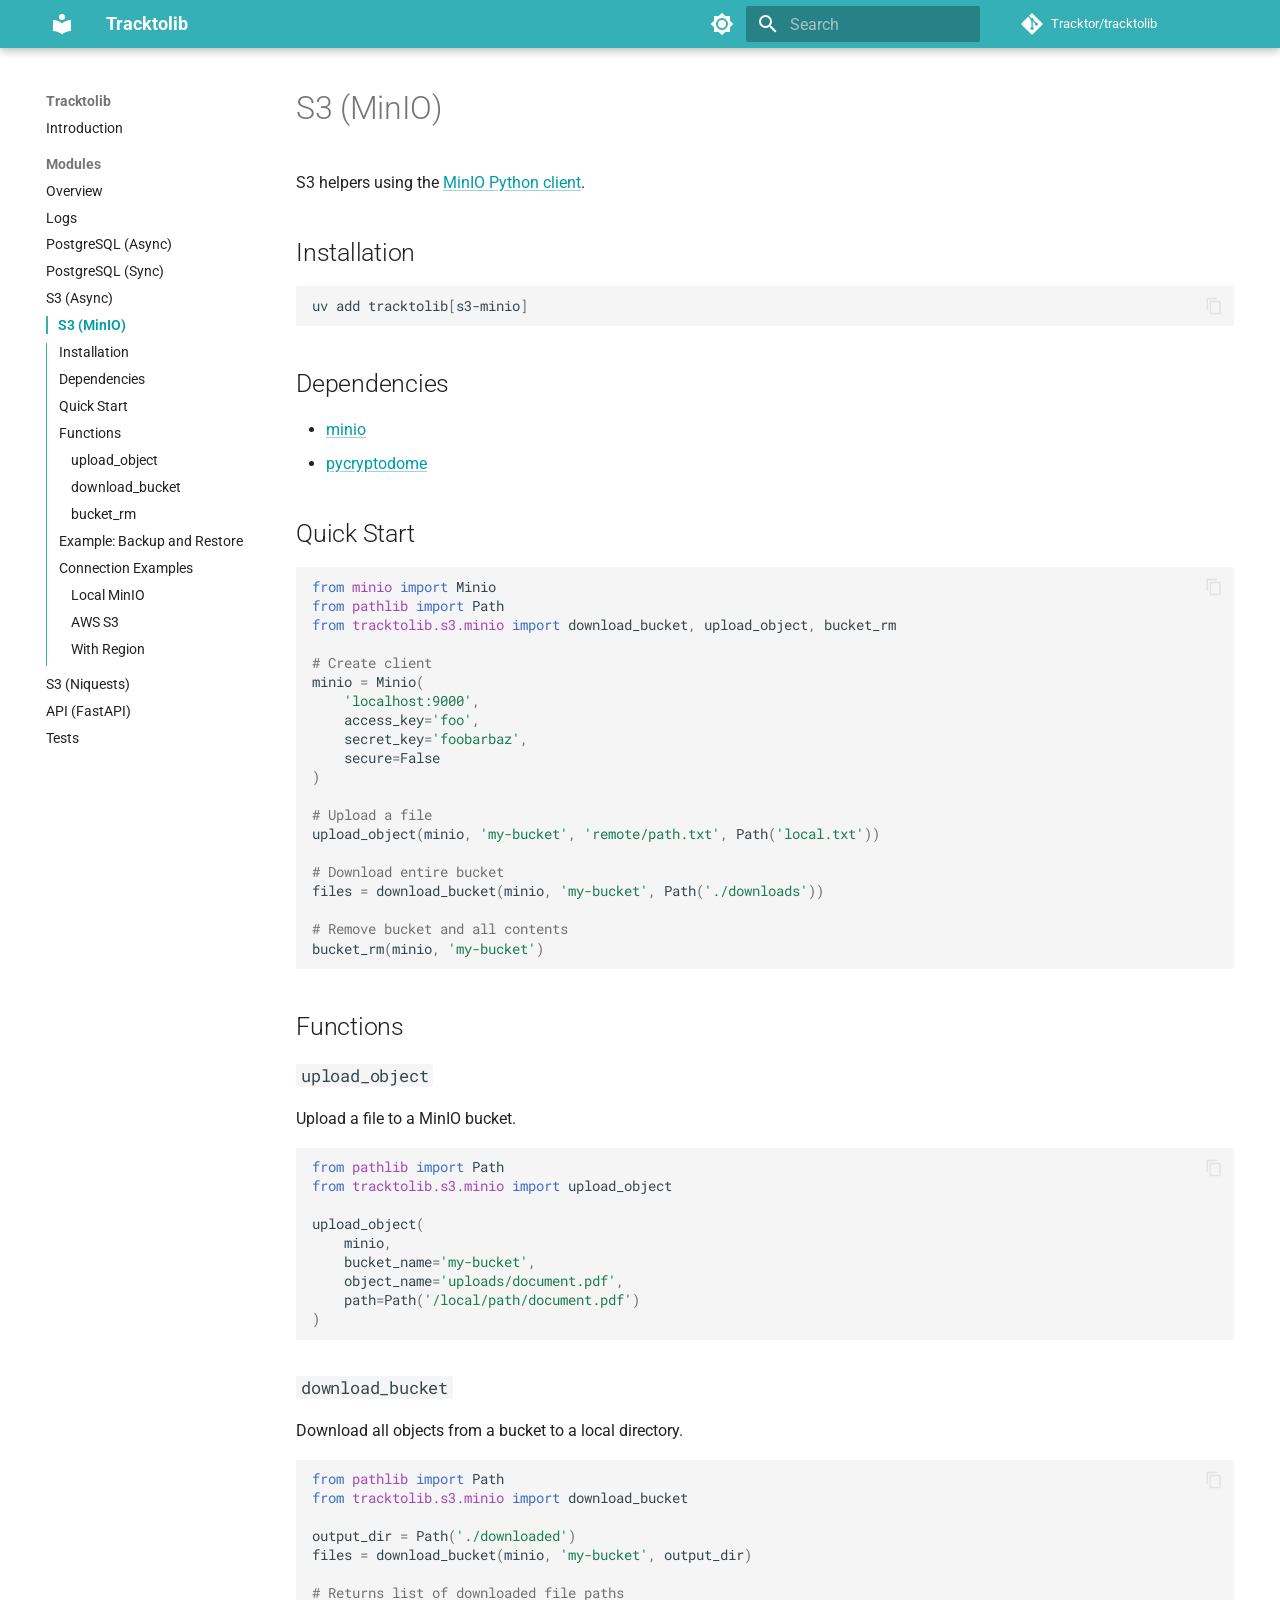
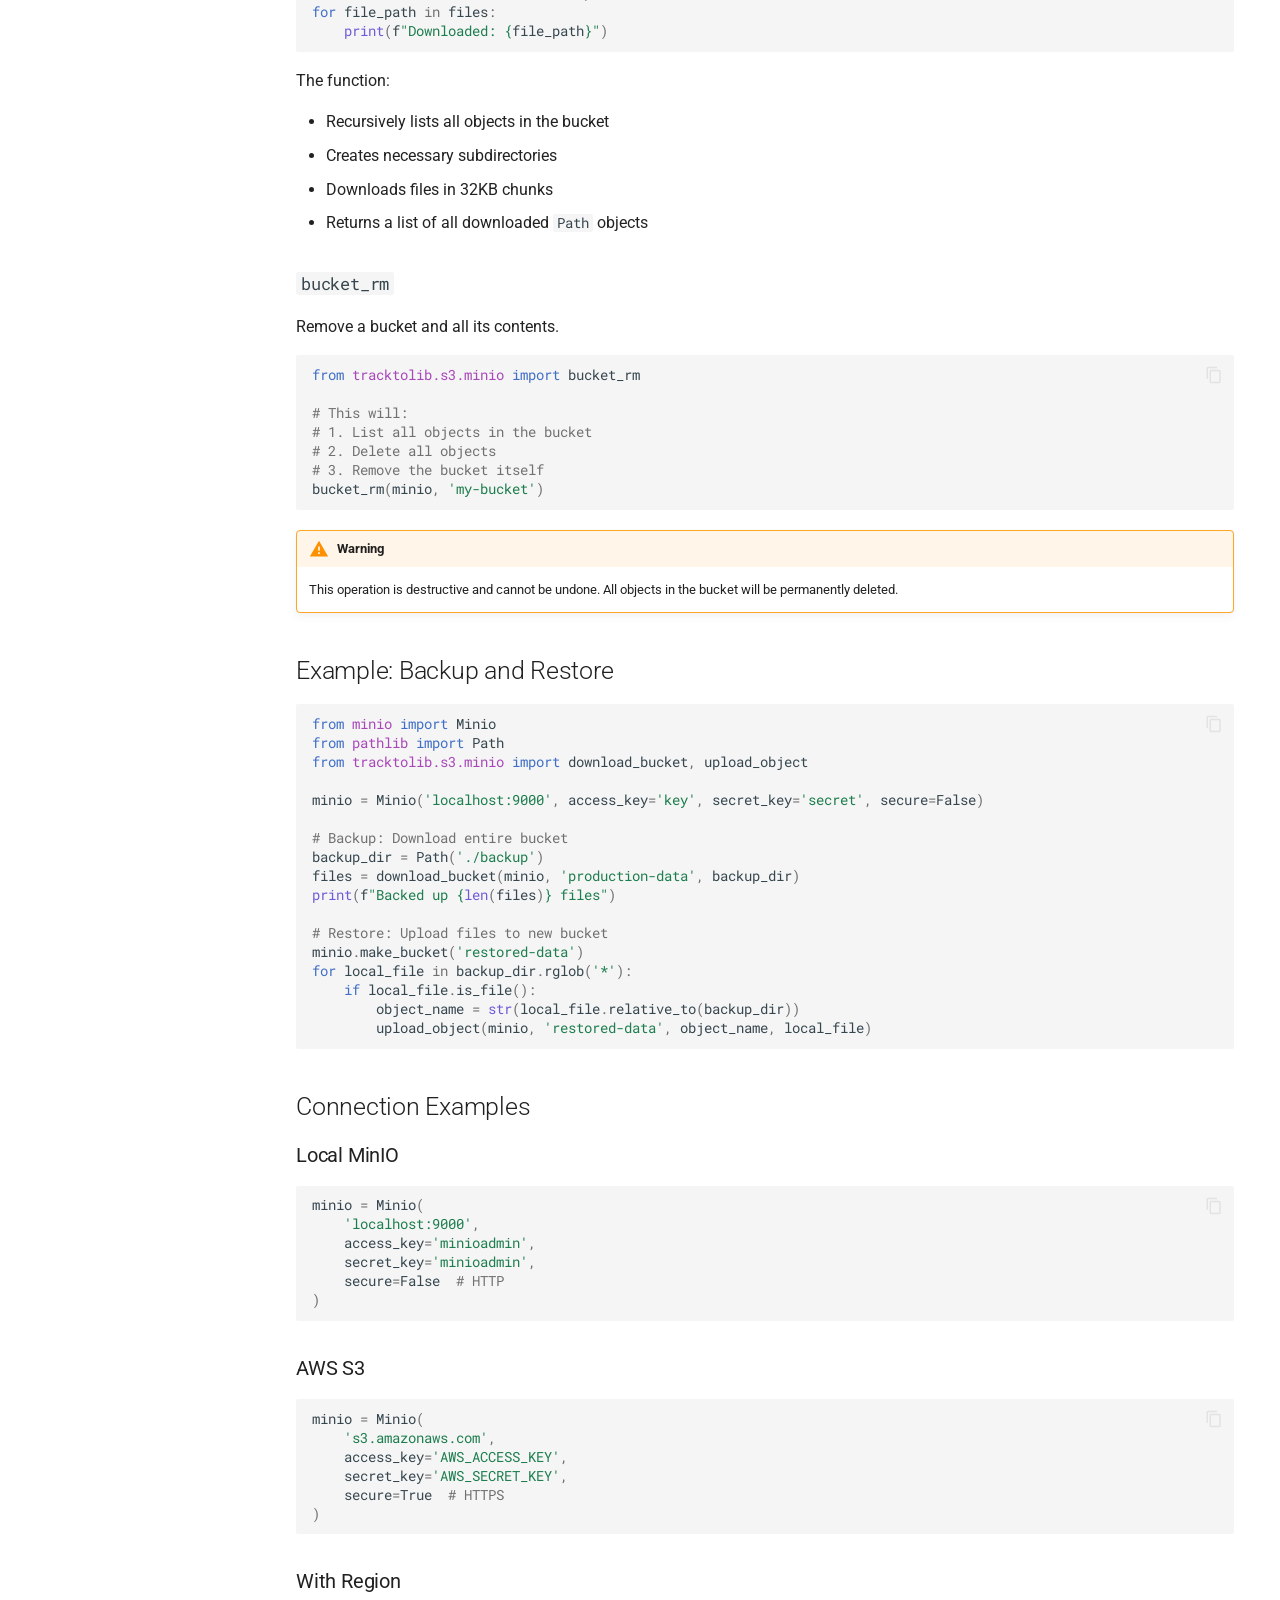
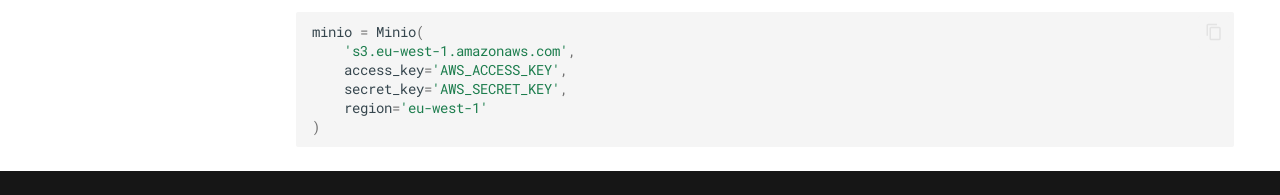
<file: modules/s3-minio/index.html>
<!doctype html>
<html lang="en" class="no-js">
  <head>
    
      <meta charset="utf-8">
      <meta name="viewport" content="width=device-width,initial-scale=1">
      
        <meta name="description" content="Tracktor Swiss-knife Utility library for Python.">
      
      
        <meta name="author" content="Tracktor">
      
      
        <link rel="canonical" href="https://tracktor.github.io/tracktolib/modules/s3-minio/">
      
      
        <link rel="prev" href="../s3/">
      
      
        <link rel="next" href="../s3-niquests/">
      
      
        
      
      
      <link rel="icon" href="../../assets/images/favicon.png">
      <meta name="generator" content="mkdocs-1.6.1, mkdocs-material-9.7.1">
    
    
      
        <title>S3 (MinIO) - Tracktolib</title>
      
    
    
      <link rel="stylesheet" href="../../assets/stylesheets/main.484c7ddc.min.css">
      
        
        <link rel="stylesheet" href="../../assets/stylesheets/palette.ab4e12ef.min.css">
      
      


    
    
      
    
    
      
        
        
        <link rel="preconnect" href="https://fonts.gstatic.com" crossorigin>
        <link rel="stylesheet" href="https://fonts.googleapis.com/css?family=Roboto:300,300i,400,400i,700,700i%7CRoboto+Mono:400,400i,700,700i&display=fallback">
        <style>:root{--md-text-font:"Roboto";--md-code-font:"Roboto Mono"}</style>
      
    
    
      <link rel="stylesheet" href="../../stylesheets/extra.css">
    
    <script>__md_scope=new URL("../..",location),__md_hash=e=>[...e].reduce(((e,_)=>(e<<5)-e+_.charCodeAt(0)),0),__md_get=(e,_=localStorage,t=__md_scope)=>JSON.parse(_.getItem(t.pathname+"."+e)),__md_set=(e,_,t=localStorage,a=__md_scope)=>{try{t.setItem(a.pathname+"."+e,JSON.stringify(_))}catch(e){}}</script>
    
      

    
    
  </head>
  
  
    
    
      
    
    
    
    
    <body dir="ltr" data-md-color-scheme="default" data-md-color-primary="custom" data-md-color-accent="teal">
  
    
    <input class="md-toggle" data-md-toggle="drawer" type="checkbox" id="__drawer" autocomplete="off">
    <input class="md-toggle" data-md-toggle="search" type="checkbox" id="__search" autocomplete="off">
    <label class="md-overlay" for="__drawer"></label>
    <div data-md-component="skip">
      
        
        <a href="#s3-minio" class="md-skip">
          Skip to content
        </a>
      
    </div>
    <div data-md-component="announce">
      
    </div>
    
    
      

  

<header class="md-header md-header--shadow" data-md-component="header">
  <nav class="md-header__inner md-grid" aria-label="Header">
    <a href="../.." title="Tracktolib" class="md-header__button md-logo" aria-label="Tracktolib" data-md-component="logo">
      
  
  <svg xmlns="http://www.w3.org/2000/svg" viewBox="0 0 24 24"><path d="M12 8a3 3 0 0 0 3-3 3 3 0 0 0-3-3 3 3 0 0 0-3 3 3 3 0 0 0 3 3m0 3.54C9.64 9.35 6.5 8 3 8v11c3.5 0 6.64 1.35 9 3.54 2.36-2.19 5.5-3.54 9-3.54V8c-3.5 0-6.64 1.35-9 3.54"/></svg>

    </a>
    <label class="md-header__button md-icon" for="__drawer">
      
      <svg xmlns="http://www.w3.org/2000/svg" viewBox="0 0 24 24"><path d="M3 6h18v2H3zm0 5h18v2H3zm0 5h18v2H3z"/></svg>
    </label>
    <div class="md-header__title" data-md-component="header-title">
      <div class="md-header__ellipsis">
        <div class="md-header__topic">
          <span class="md-ellipsis">
            Tracktolib
          </span>
        </div>
        <div class="md-header__topic" data-md-component="header-topic">
          <span class="md-ellipsis">
            
              S3 (MinIO)
            
          </span>
        </div>
      </div>
    </div>
    
      
        <form class="md-header__option" data-md-component="palette">
  
    
    
    
    <input class="md-option" data-md-color-media="(prefers-color-scheme: light)" data-md-color-scheme="default" data-md-color-primary="custom" data-md-color-accent="teal"  aria-label="Switch to dark mode"  type="radio" name="__palette" id="__palette_0">
    
      <label class="md-header__button md-icon" title="Switch to dark mode" for="__palette_1" hidden>
        <svg xmlns="http://www.w3.org/2000/svg" viewBox="0 0 24 24"><path d="M12 8a4 4 0 0 0-4 4 4 4 0 0 0 4 4 4 4 0 0 0 4-4 4 4 0 0 0-4-4m0 10a6 6 0 0 1-6-6 6 6 0 0 1 6-6 6 6 0 0 1 6 6 6 6 0 0 1-6 6m8-9.31V4h-4.69L12 .69 8.69 4H4v4.69L.69 12 4 15.31V20h4.69L12 23.31 15.31 20H20v-4.69L23.31 12z"/></svg>
      </label>
    
  
    
    
    
    <input class="md-option" data-md-color-media="(prefers-color-scheme: dark)" data-md-color-scheme="slate" data-md-color-primary="custom" data-md-color-accent="teal"  aria-label="Switch to light mode"  type="radio" name="__palette" id="__palette_1">
    
      <label class="md-header__button md-icon" title="Switch to light mode" for="__palette_0" hidden>
        <svg xmlns="http://www.w3.org/2000/svg" viewBox="0 0 24 24"><path d="M12 18c-.89 0-1.74-.2-2.5-.55C11.56 16.5 13 14.42 13 12s-1.44-4.5-3.5-5.45C10.26 6.2 11.11 6 12 6a6 6 0 0 1 6 6 6 6 0 0 1-6 6m8-9.31V4h-4.69L12 .69 8.69 4H4v4.69L.69 12 4 15.31V20h4.69L12 23.31 15.31 20H20v-4.69L23.31 12z"/></svg>
      </label>
    
  
</form>
      
    
    
      <script>var palette=__md_get("__palette");if(palette&&palette.color){if("(prefers-color-scheme)"===palette.color.media){var media=matchMedia("(prefers-color-scheme: light)"),input=document.querySelector(media.matches?"[data-md-color-media='(prefers-color-scheme: light)']":"[data-md-color-media='(prefers-color-scheme: dark)']");palette.color.media=input.getAttribute("data-md-color-media"),palette.color.scheme=input.getAttribute("data-md-color-scheme"),palette.color.primary=input.getAttribute("data-md-color-primary"),palette.color.accent=input.getAttribute("data-md-color-accent")}for(var[key,value]of Object.entries(palette.color))document.body.setAttribute("data-md-color-"+key,value)}</script>
    
    
    
      
      
        <label class="md-header__button md-icon" for="__search">
          
          <svg xmlns="http://www.w3.org/2000/svg" viewBox="0 0 24 24"><path d="M9.5 3A6.5 6.5 0 0 1 16 9.5c0 1.61-.59 3.09-1.56 4.23l.27.27h.79l5 5-1.5 1.5-5-5v-.79l-.27-.27A6.52 6.52 0 0 1 9.5 16 6.5 6.5 0 0 1 3 9.5 6.5 6.5 0 0 1 9.5 3m0 2C7 5 5 7 5 9.5S7 14 9.5 14 14 12 14 9.5 12 5 9.5 5"/></svg>
        </label>
        <div class="md-search" data-md-component="search" role="dialog">
  <label class="md-search__overlay" for="__search"></label>
  <div class="md-search__inner" role="search">
    <form class="md-search__form" name="search">
      <input type="text" class="md-search__input" name="query" aria-label="Search" placeholder="Search" autocapitalize="off" autocorrect="off" autocomplete="off" spellcheck="false" data-md-component="search-query" required>
      <label class="md-search__icon md-icon" for="__search">
        
        <svg xmlns="http://www.w3.org/2000/svg" viewBox="0 0 24 24"><path d="M9.5 3A6.5 6.5 0 0 1 16 9.5c0 1.61-.59 3.09-1.56 4.23l.27.27h.79l5 5-1.5 1.5-5-5v-.79l-.27-.27A6.52 6.52 0 0 1 9.5 16 6.5 6.5 0 0 1 3 9.5 6.5 6.5 0 0 1 9.5 3m0 2C7 5 5 7 5 9.5S7 14 9.5 14 14 12 14 9.5 12 5 9.5 5"/></svg>
        
        <svg xmlns="http://www.w3.org/2000/svg" viewBox="0 0 24 24"><path d="M20 11v2H8l5.5 5.5-1.42 1.42L4.16 12l7.92-7.92L13.5 5.5 8 11z"/></svg>
      </label>
      <nav class="md-search__options" aria-label="Search">
        
        <button type="reset" class="md-search__icon md-icon" title="Clear" aria-label="Clear" tabindex="-1">
          
          <svg xmlns="http://www.w3.org/2000/svg" viewBox="0 0 24 24"><path d="M19 6.41 17.59 5 12 10.59 6.41 5 5 6.41 10.59 12 5 17.59 6.41 19 12 13.41 17.59 19 19 17.59 13.41 12z"/></svg>
        </button>
      </nav>
      
        <div class="md-search__suggest" data-md-component="search-suggest"></div>
      
    </form>
    <div class="md-search__output">
      <div class="md-search__scrollwrap" tabindex="0" data-md-scrollfix>
        <div class="md-search-result" data-md-component="search-result">
          <div class="md-search-result__meta">
            Initializing search
          </div>
          <ol class="md-search-result__list" role="presentation"></ol>
        </div>
      </div>
    </div>
  </div>
</div>
      
    
    
      <div class="md-header__source">
        <a href="https://github.com/Getsoren/tracktolib" title="Go to repository" class="md-source" data-md-component="source">
  <div class="md-source__icon md-icon">
    
    <svg xmlns="http://www.w3.org/2000/svg" viewBox="0 0 448 512"><!--! Font Awesome Free 7.1.0 by @fontawesome - https://fontawesome.com License - https://fontawesome.com/license/free (Icons: CC BY 4.0, Fonts: SIL OFL 1.1, Code: MIT License) Copyright 2025 Fonticons, Inc.--><path d="M439.6 236.1 244 40.5c-5.4-5.5-12.8-8.5-20.4-8.5s-15 3-20.4 8.4L162.5 81l51.5 51.5c27.1-9.1 52.7 16.8 43.4 43.7l49.7 49.7c34.2-11.8 61.2 31 35.5 56.7-26.5 26.5-70.2-2.9-56-37.3L240.3 199v121.9c25.3 12.5 22.3 41.8 9.1 55-6.4 6.4-15.2 10.1-24.3 10.1s-17.8-3.6-24.3-10.1c-17.6-17.6-11.1-46.9 11.2-56v-123c-20.8-8.5-24.6-30.7-18.6-45L142.6 101 8.5 235.1C3 240.6 0 247.9 0 255.5s3 15 8.5 20.4l195.6 195.7c5.4 5.4 12.7 8.4 20.4 8.4s15-3 20.4-8.4l194.7-194.7c5.4-5.4 8.4-12.8 8.4-20.4s-3-15-8.4-20.4"/></svg>
  </div>
  <div class="md-source__repository">
    Tracktor/tracktolib
  </div>
</a>
      </div>
    
  </nav>
  
</header>
    
    <div class="md-container" data-md-component="container">
      
      
        
          
        
      
      <main class="md-main" data-md-component="main">
        <div class="md-main__inner md-grid">
          
            
              
              <div class="md-sidebar md-sidebar--primary" data-md-component="sidebar" data-md-type="navigation" >
                <div class="md-sidebar__scrollwrap">
                  <div class="md-sidebar__inner">
                    



  

<nav class="md-nav md-nav--primary md-nav--integrated" aria-label="Navigation" data-md-level="0">
  <label class="md-nav__title" for="__drawer">
    <a href="../.." title="Tracktolib" class="md-nav__button md-logo" aria-label="Tracktolib" data-md-component="logo">
      
  
  <svg xmlns="http://www.w3.org/2000/svg" viewBox="0 0 24 24"><path d="M12 8a3 3 0 0 0 3-3 3 3 0 0 0-3-3 3 3 0 0 0-3 3 3 3 0 0 0 3 3m0 3.54C9.64 9.35 6.5 8 3 8v11c3.5 0 6.64 1.35 9 3.54 2.36-2.19 5.5-3.54 9-3.54V8c-3.5 0-6.64 1.35-9 3.54"/></svg>

    </a>
    Tracktolib
  </label>
  
    <div class="md-nav__source">
      <a href="https://github.com/Getsoren/tracktolib" title="Go to repository" class="md-source" data-md-component="source">
  <div class="md-source__icon md-icon">
    
    <svg xmlns="http://www.w3.org/2000/svg" viewBox="0 0 448 512"><!--! Font Awesome Free 7.1.0 by @fontawesome - https://fontawesome.com License - https://fontawesome.com/license/free (Icons: CC BY 4.0, Fonts: SIL OFL 1.1, Code: MIT License) Copyright 2025 Fonticons, Inc.--><path d="M439.6 236.1 244 40.5c-5.4-5.5-12.8-8.5-20.4-8.5s-15 3-20.4 8.4L162.5 81l51.5 51.5c27.1-9.1 52.7 16.8 43.4 43.7l49.7 49.7c34.2-11.8 61.2 31 35.5 56.7-26.5 26.5-70.2-2.9-56-37.3L240.3 199v121.9c25.3 12.5 22.3 41.8 9.1 55-6.4 6.4-15.2 10.1-24.3 10.1s-17.8-3.6-24.3-10.1c-17.6-17.6-11.1-46.9 11.2-56v-123c-20.8-8.5-24.6-30.7-18.6-45L142.6 101 8.5 235.1C3 240.6 0 247.9 0 255.5s3 15 8.5 20.4l195.6 195.7c5.4 5.4 12.7 8.4 20.4 8.4s15-3 20.4-8.4l194.7-194.7c5.4-5.4 8.4-12.8 8.4-20.4s-3-15-8.4-20.4"/></svg>
  </div>
  <div class="md-source__repository">
    Tracktor/tracktolib
  </div>
</a>
    </div>
  
  <ul class="md-nav__list" data-md-scrollfix>
    
      
      
  
  
  
  
    <li class="md-nav__item">
      <a href="../.." class="md-nav__link">
        
  
  
  <span class="md-ellipsis">
    
  
    Introduction
  

    
  </span>
  
  

      </a>
    </li>
  

    
      
      
  
  
    
  
  
  
    
    
    
    
      
        
        
      
    
    
    <li class="md-nav__item md-nav__item--active md-nav__item--section md-nav__item--nested">
      
        
        
        <input class="md-nav__toggle md-toggle " type="checkbox" id="__nav_2" checked>
        
          
          <label class="md-nav__link" for="__nav_2" id="__nav_2_label" tabindex="">
            
  
  
  <span class="md-ellipsis">
    
  
    Modules
  

    
  </span>
  
  

            <span class="md-nav__icon md-icon"></span>
          </label>
        
        <nav class="md-nav" data-md-level="1" aria-labelledby="__nav_2_label" aria-expanded="true">
          <label class="md-nav__title" for="__nav_2">
            <span class="md-nav__icon md-icon"></span>
            
  
    Modules
  

          </label>
          <ul class="md-nav__list" data-md-scrollfix>
            
              
                
  
  
  
  
    <li class="md-nav__item">
      <a href="../" class="md-nav__link">
        
  
  
  <span class="md-ellipsis">
    
  
    Overview
  

    
  </span>
  
  

      </a>
    </li>
  

              
            
              
                
  
  
  
  
    <li class="md-nav__item">
      <a href="../logs/" class="md-nav__link">
        
  
  
  <span class="md-ellipsis">
    
  
    Logs
  

    
  </span>
  
  

      </a>
    </li>
  

              
            
              
                
  
  
  
  
    <li class="md-nav__item">
      <a href="../pg/" class="md-nav__link">
        
  
  
  <span class="md-ellipsis">
    
  
    PostgreSQL (Async)
  

    
  </span>
  
  

      </a>
    </li>
  

              
            
              
                
  
  
  
  
    <li class="md-nav__item">
      <a href="../pg-sync/" class="md-nav__link">
        
  
  
  <span class="md-ellipsis">
    
  
    PostgreSQL (Sync)
  

    
  </span>
  
  

      </a>
    </li>
  

              
            
              
                
  
  
  
  
    <li class="md-nav__item">
      <a href="../s3/" class="md-nav__link">
        
  
  
  <span class="md-ellipsis">
    
  
    S3 (Async)
  

    
  </span>
  
  

      </a>
    </li>
  

              
            
              
                
  
  
    
  
  
  
    <li class="md-nav__item md-nav__item--active">
      
      <input class="md-nav__toggle md-toggle" type="checkbox" id="__toc">
      
      
        
      
      
        <label class="md-nav__link md-nav__link--active" for="__toc">
          
  
  
  <span class="md-ellipsis">
    
  
    S3 (MinIO)
  

    
  </span>
  
  

          <span class="md-nav__icon md-icon"></span>
        </label>
      
      <a href="./" class="md-nav__link md-nav__link--active">
        
  
  
  <span class="md-ellipsis">
    
  
    S3 (MinIO)
  

    
  </span>
  
  

      </a>
      
        

<nav class="md-nav md-nav--secondary" aria-label="Table of contents">
  
  
  
    
  
  
    <label class="md-nav__title" for="__toc">
      <span class="md-nav__icon md-icon"></span>
      Table of contents
    </label>
    <ul class="md-nav__list" data-md-component="toc" data-md-scrollfix>
      
        <li class="md-nav__item">
  <a href="#installation" class="md-nav__link">
    <span class="md-ellipsis">
      
        Installation
      
    </span>
  </a>
  
</li>
      
        <li class="md-nav__item">
  <a href="#dependencies" class="md-nav__link">
    <span class="md-ellipsis">
      
        Dependencies
      
    </span>
  </a>
  
</li>
      
        <li class="md-nav__item">
  <a href="#quick-start" class="md-nav__link">
    <span class="md-ellipsis">
      
        Quick Start
      
    </span>
  </a>
  
</li>
      
        <li class="md-nav__item">
  <a href="#functions" class="md-nav__link">
    <span class="md-ellipsis">
      
        Functions
      
    </span>
  </a>
  
    <nav class="md-nav" aria-label="Functions">
      <ul class="md-nav__list">
        
          <li class="md-nav__item">
  <a href="#upload_object" class="md-nav__link">
    <span class="md-ellipsis">
      
        upload_object
      
    </span>
  </a>
  
</li>
        
          <li class="md-nav__item">
  <a href="#download_bucket" class="md-nav__link">
    <span class="md-ellipsis">
      
        download_bucket
      
    </span>
  </a>
  
</li>
        
          <li class="md-nav__item">
  <a href="#bucket_rm" class="md-nav__link">
    <span class="md-ellipsis">
      
        bucket_rm
      
    </span>
  </a>
  
</li>
        
      </ul>
    </nav>
  
</li>
      
        <li class="md-nav__item">
  <a href="#example-backup-and-restore" class="md-nav__link">
    <span class="md-ellipsis">
      
        Example: Backup and Restore
      
    </span>
  </a>
  
</li>
      
        <li class="md-nav__item">
  <a href="#connection-examples" class="md-nav__link">
    <span class="md-ellipsis">
      
        Connection Examples
      
    </span>
  </a>
  
    <nav class="md-nav" aria-label="Connection Examples">
      <ul class="md-nav__list">
        
          <li class="md-nav__item">
  <a href="#local-minio" class="md-nav__link">
    <span class="md-ellipsis">
      
        Local MinIO
      
    </span>
  </a>
  
</li>
        
          <li class="md-nav__item">
  <a href="#aws-s3" class="md-nav__link">
    <span class="md-ellipsis">
      
        AWS S3
      
    </span>
  </a>
  
</li>
        
          <li class="md-nav__item">
  <a href="#with-region" class="md-nav__link">
    <span class="md-ellipsis">
      
        With Region
      
    </span>
  </a>
  
</li>
        
      </ul>
    </nav>
  
</li>
      
    </ul>
  
</nav>
      
    </li>
  

              
            
              
                
  
  
  
  
    <li class="md-nav__item">
      <a href="../s3-niquests/" class="md-nav__link">
        
  
  
  <span class="md-ellipsis">
    
  
    S3 (Niquests)
  

    
  </span>
  
  

      </a>
    </li>
  

              
            
              
                
  
  
  
  
    <li class="md-nav__item">
      <a href="../api/" class="md-nav__link">
        
  
  
  <span class="md-ellipsis">
    
  
    API (FastAPI)
  

    
  </span>
  
  

      </a>
    </li>
  

              
            
              
                
  
  
  
  
    <li class="md-nav__item">
      <a href="../tests/" class="md-nav__link">
        
  
  
  <span class="md-ellipsis">
    
  
    Tests
  

    
  </span>
  
  

      </a>
    </li>
  

              
            
          </ul>
        </nav>
      
    </li>
  

    
  </ul>
</nav>
                  </div>
                </div>
              </div>
            
            
          
          
            <div class="md-content" data-md-component="content">
              
              <article class="md-content__inner md-typeset">
                
                  


  
  


<h1 id="s3-minio">S3 (MinIO)</h1>
<p>S3 helpers using the <a href="https://min.io/docs/minio/linux/developers/python/API.html">MinIO Python client</a>.</p>
<h2 id="installation">Installation</h2>
<div class="highlight"><pre><span></span><code><a id="__codelineno-0-1" name="__codelineno-0-1" href="#__codelineno-0-1"></a>uv<span class="w"> </span>add<span class="w"> </span>tracktolib<span class="o">[</span>s3-minio<span class="o">]</span>
</code></pre></div>
<h2 id="dependencies">Dependencies</h2>
<ul>
<li><a href="https://github.com/minio/minio-py">minio</a></li>
<li><a href="https://github.com/Legrandin/pycryptodome">pycryptodome</a></li>
</ul>
<h2 id="quick-start">Quick Start</h2>
<div class="highlight"><pre><span></span><code><a id="__codelineno-1-1" name="__codelineno-1-1" href="#__codelineno-1-1"></a><span class="kn">from</span><span class="w"> </span><span class="nn">minio</span><span class="w"> </span><span class="kn">import</span> <span class="n">Minio</span>
<a id="__codelineno-1-2" name="__codelineno-1-2" href="#__codelineno-1-2"></a><span class="kn">from</span><span class="w"> </span><span class="nn">pathlib</span><span class="w"> </span><span class="kn">import</span> <span class="n">Path</span>
<a id="__codelineno-1-3" name="__codelineno-1-3" href="#__codelineno-1-3"></a><span class="kn">from</span><span class="w"> </span><span class="nn">tracktolib.s3.minio</span><span class="w"> </span><span class="kn">import</span> <span class="n">download_bucket</span><span class="p">,</span> <span class="n">upload_object</span><span class="p">,</span> <span class="n">bucket_rm</span>
<a id="__codelineno-1-4" name="__codelineno-1-4" href="#__codelineno-1-4"></a>
<a id="__codelineno-1-5" name="__codelineno-1-5" href="#__codelineno-1-5"></a><span class="c1"># Create client</span>
<a id="__codelineno-1-6" name="__codelineno-1-6" href="#__codelineno-1-6"></a><span class="n">minio</span> <span class="o">=</span> <span class="n">Minio</span><span class="p">(</span>
<a id="__codelineno-1-7" name="__codelineno-1-7" href="#__codelineno-1-7"></a>    <span class="s1">&#39;localhost:9000&#39;</span><span class="p">,</span>
<a id="__codelineno-1-8" name="__codelineno-1-8" href="#__codelineno-1-8"></a>    <span class="n">access_key</span><span class="o">=</span><span class="s1">&#39;foo&#39;</span><span class="p">,</span>
<a id="__codelineno-1-9" name="__codelineno-1-9" href="#__codelineno-1-9"></a>    <span class="n">secret_key</span><span class="o">=</span><span class="s1">&#39;foobarbaz&#39;</span><span class="p">,</span>
<a id="__codelineno-1-10" name="__codelineno-1-10" href="#__codelineno-1-10"></a>    <span class="n">secure</span><span class="o">=</span><span class="kc">False</span>
<a id="__codelineno-1-11" name="__codelineno-1-11" href="#__codelineno-1-11"></a><span class="p">)</span>
<a id="__codelineno-1-12" name="__codelineno-1-12" href="#__codelineno-1-12"></a>
<a id="__codelineno-1-13" name="__codelineno-1-13" href="#__codelineno-1-13"></a><span class="c1"># Upload a file</span>
<a id="__codelineno-1-14" name="__codelineno-1-14" href="#__codelineno-1-14"></a><span class="n">upload_object</span><span class="p">(</span><span class="n">minio</span><span class="p">,</span> <span class="s1">&#39;my-bucket&#39;</span><span class="p">,</span> <span class="s1">&#39;remote/path.txt&#39;</span><span class="p">,</span> <span class="n">Path</span><span class="p">(</span><span class="s1">&#39;local.txt&#39;</span><span class="p">))</span>
<a id="__codelineno-1-15" name="__codelineno-1-15" href="#__codelineno-1-15"></a>
<a id="__codelineno-1-16" name="__codelineno-1-16" href="#__codelineno-1-16"></a><span class="c1"># Download entire bucket</span>
<a id="__codelineno-1-17" name="__codelineno-1-17" href="#__codelineno-1-17"></a><span class="n">files</span> <span class="o">=</span> <span class="n">download_bucket</span><span class="p">(</span><span class="n">minio</span><span class="p">,</span> <span class="s1">&#39;my-bucket&#39;</span><span class="p">,</span> <span class="n">Path</span><span class="p">(</span><span class="s1">&#39;./downloads&#39;</span><span class="p">))</span>
<a id="__codelineno-1-18" name="__codelineno-1-18" href="#__codelineno-1-18"></a>
<a id="__codelineno-1-19" name="__codelineno-1-19" href="#__codelineno-1-19"></a><span class="c1"># Remove bucket and all contents</span>
<a id="__codelineno-1-20" name="__codelineno-1-20" href="#__codelineno-1-20"></a><span class="n">bucket_rm</span><span class="p">(</span><span class="n">minio</span><span class="p">,</span> <span class="s1">&#39;my-bucket&#39;</span><span class="p">)</span>
</code></pre></div>
<h2 id="functions">Functions</h2>
<h3 id="upload_object"><code>upload_object</code></h3>
<p>Upload a file to a MinIO bucket.</p>
<div class="highlight"><pre><span></span><code><a id="__codelineno-2-1" name="__codelineno-2-1" href="#__codelineno-2-1"></a><span class="kn">from</span><span class="w"> </span><span class="nn">pathlib</span><span class="w"> </span><span class="kn">import</span> <span class="n">Path</span>
<a id="__codelineno-2-2" name="__codelineno-2-2" href="#__codelineno-2-2"></a><span class="kn">from</span><span class="w"> </span><span class="nn">tracktolib.s3.minio</span><span class="w"> </span><span class="kn">import</span> <span class="n">upload_object</span>
<a id="__codelineno-2-3" name="__codelineno-2-3" href="#__codelineno-2-3"></a>
<a id="__codelineno-2-4" name="__codelineno-2-4" href="#__codelineno-2-4"></a><span class="n">upload_object</span><span class="p">(</span>
<a id="__codelineno-2-5" name="__codelineno-2-5" href="#__codelineno-2-5"></a>    <span class="n">minio</span><span class="p">,</span>
<a id="__codelineno-2-6" name="__codelineno-2-6" href="#__codelineno-2-6"></a>    <span class="n">bucket_name</span><span class="o">=</span><span class="s1">&#39;my-bucket&#39;</span><span class="p">,</span>
<a id="__codelineno-2-7" name="__codelineno-2-7" href="#__codelineno-2-7"></a>    <span class="n">object_name</span><span class="o">=</span><span class="s1">&#39;uploads/document.pdf&#39;</span><span class="p">,</span>
<a id="__codelineno-2-8" name="__codelineno-2-8" href="#__codelineno-2-8"></a>    <span class="n">path</span><span class="o">=</span><span class="n">Path</span><span class="p">(</span><span class="s1">&#39;/local/path/document.pdf&#39;</span><span class="p">)</span>
<a id="__codelineno-2-9" name="__codelineno-2-9" href="#__codelineno-2-9"></a><span class="p">)</span>
</code></pre></div>
<h3 id="download_bucket"><code>download_bucket</code></h3>
<p>Download all objects from a bucket to a local directory.</p>
<div class="highlight"><pre><span></span><code><a id="__codelineno-3-1" name="__codelineno-3-1" href="#__codelineno-3-1"></a><span class="kn">from</span><span class="w"> </span><span class="nn">pathlib</span><span class="w"> </span><span class="kn">import</span> <span class="n">Path</span>
<a id="__codelineno-3-2" name="__codelineno-3-2" href="#__codelineno-3-2"></a><span class="kn">from</span><span class="w"> </span><span class="nn">tracktolib.s3.minio</span><span class="w"> </span><span class="kn">import</span> <span class="n">download_bucket</span>
<a id="__codelineno-3-3" name="__codelineno-3-3" href="#__codelineno-3-3"></a>
<a id="__codelineno-3-4" name="__codelineno-3-4" href="#__codelineno-3-4"></a><span class="n">output_dir</span> <span class="o">=</span> <span class="n">Path</span><span class="p">(</span><span class="s1">&#39;./downloaded&#39;</span><span class="p">)</span>
<a id="__codelineno-3-5" name="__codelineno-3-5" href="#__codelineno-3-5"></a><span class="n">files</span> <span class="o">=</span> <span class="n">download_bucket</span><span class="p">(</span><span class="n">minio</span><span class="p">,</span> <span class="s1">&#39;my-bucket&#39;</span><span class="p">,</span> <span class="n">output_dir</span><span class="p">)</span>
<a id="__codelineno-3-6" name="__codelineno-3-6" href="#__codelineno-3-6"></a>
<a id="__codelineno-3-7" name="__codelineno-3-7" href="#__codelineno-3-7"></a><span class="c1"># Returns list of downloaded file paths</span>
<a id="__codelineno-3-8" name="__codelineno-3-8" href="#__codelineno-3-8"></a><span class="k">for</span> <span class="n">file_path</span> <span class="ow">in</span> <span class="n">files</span><span class="p">:</span>
<a id="__codelineno-3-9" name="__codelineno-3-9" href="#__codelineno-3-9"></a>    <span class="nb">print</span><span class="p">(</span><span class="sa">f</span><span class="s2">&quot;Downloaded: </span><span class="si">{</span><span class="n">file_path</span><span class="si">}</span><span class="s2">&quot;</span><span class="p">)</span>
</code></pre></div>
<p>The function:</p>
<ul>
<li>Recursively lists all objects in the bucket</li>
<li>Creates necessary subdirectories</li>
<li>Downloads files in 32KB chunks</li>
<li>Returns a list of all downloaded <code>Path</code> objects</li>
</ul>
<h3 id="bucket_rm"><code>bucket_rm</code></h3>
<p>Remove a bucket and all its contents.</p>
<div class="highlight"><pre><span></span><code><a id="__codelineno-4-1" name="__codelineno-4-1" href="#__codelineno-4-1"></a><span class="kn">from</span><span class="w"> </span><span class="nn">tracktolib.s3.minio</span><span class="w"> </span><span class="kn">import</span> <span class="n">bucket_rm</span>
<a id="__codelineno-4-2" name="__codelineno-4-2" href="#__codelineno-4-2"></a>
<a id="__codelineno-4-3" name="__codelineno-4-3" href="#__codelineno-4-3"></a><span class="c1"># This will:</span>
<a id="__codelineno-4-4" name="__codelineno-4-4" href="#__codelineno-4-4"></a><span class="c1"># 1. List all objects in the bucket</span>
<a id="__codelineno-4-5" name="__codelineno-4-5" href="#__codelineno-4-5"></a><span class="c1"># 2. Delete all objects</span>
<a id="__codelineno-4-6" name="__codelineno-4-6" href="#__codelineno-4-6"></a><span class="c1"># 3. Remove the bucket itself</span>
<a id="__codelineno-4-7" name="__codelineno-4-7" href="#__codelineno-4-7"></a><span class="n">bucket_rm</span><span class="p">(</span><span class="n">minio</span><span class="p">,</span> <span class="s1">&#39;my-bucket&#39;</span><span class="p">)</span>
</code></pre></div>
<div class="admonition warning">
<p class="admonition-title">Warning</p>
<p>This operation is destructive and cannot be undone. All objects in the bucket will be permanently deleted.</p>
</div>
<h2 id="example-backup-and-restore">Example: Backup and Restore</h2>
<div class="highlight"><pre><span></span><code><a id="__codelineno-5-1" name="__codelineno-5-1" href="#__codelineno-5-1"></a><span class="kn">from</span><span class="w"> </span><span class="nn">minio</span><span class="w"> </span><span class="kn">import</span> <span class="n">Minio</span>
<a id="__codelineno-5-2" name="__codelineno-5-2" href="#__codelineno-5-2"></a><span class="kn">from</span><span class="w"> </span><span class="nn">pathlib</span><span class="w"> </span><span class="kn">import</span> <span class="n">Path</span>
<a id="__codelineno-5-3" name="__codelineno-5-3" href="#__codelineno-5-3"></a><span class="kn">from</span><span class="w"> </span><span class="nn">tracktolib.s3.minio</span><span class="w"> </span><span class="kn">import</span> <span class="n">download_bucket</span><span class="p">,</span> <span class="n">upload_object</span>
<a id="__codelineno-5-4" name="__codelineno-5-4" href="#__codelineno-5-4"></a>
<a id="__codelineno-5-5" name="__codelineno-5-5" href="#__codelineno-5-5"></a><span class="n">minio</span> <span class="o">=</span> <span class="n">Minio</span><span class="p">(</span><span class="s1">&#39;localhost:9000&#39;</span><span class="p">,</span> <span class="n">access_key</span><span class="o">=</span><span class="s1">&#39;key&#39;</span><span class="p">,</span> <span class="n">secret_key</span><span class="o">=</span><span class="s1">&#39;secret&#39;</span><span class="p">,</span> <span class="n">secure</span><span class="o">=</span><span class="kc">False</span><span class="p">)</span>
<a id="__codelineno-5-6" name="__codelineno-5-6" href="#__codelineno-5-6"></a>
<a id="__codelineno-5-7" name="__codelineno-5-7" href="#__codelineno-5-7"></a><span class="c1"># Backup: Download entire bucket</span>
<a id="__codelineno-5-8" name="__codelineno-5-8" href="#__codelineno-5-8"></a><span class="n">backup_dir</span> <span class="o">=</span> <span class="n">Path</span><span class="p">(</span><span class="s1">&#39;./backup&#39;</span><span class="p">)</span>
<a id="__codelineno-5-9" name="__codelineno-5-9" href="#__codelineno-5-9"></a><span class="n">files</span> <span class="o">=</span> <span class="n">download_bucket</span><span class="p">(</span><span class="n">minio</span><span class="p">,</span> <span class="s1">&#39;production-data&#39;</span><span class="p">,</span> <span class="n">backup_dir</span><span class="p">)</span>
<a id="__codelineno-5-10" name="__codelineno-5-10" href="#__codelineno-5-10"></a><span class="nb">print</span><span class="p">(</span><span class="sa">f</span><span class="s2">&quot;Backed up </span><span class="si">{</span><span class="nb">len</span><span class="p">(</span><span class="n">files</span><span class="p">)</span><span class="si">}</span><span class="s2"> files&quot;</span><span class="p">)</span>
<a id="__codelineno-5-11" name="__codelineno-5-11" href="#__codelineno-5-11"></a>
<a id="__codelineno-5-12" name="__codelineno-5-12" href="#__codelineno-5-12"></a><span class="c1"># Restore: Upload files to new bucket</span>
<a id="__codelineno-5-13" name="__codelineno-5-13" href="#__codelineno-5-13"></a><span class="n">minio</span><span class="o">.</span><span class="n">make_bucket</span><span class="p">(</span><span class="s1">&#39;restored-data&#39;</span><span class="p">)</span>
<a id="__codelineno-5-14" name="__codelineno-5-14" href="#__codelineno-5-14"></a><span class="k">for</span> <span class="n">local_file</span> <span class="ow">in</span> <span class="n">backup_dir</span><span class="o">.</span><span class="n">rglob</span><span class="p">(</span><span class="s1">&#39;*&#39;</span><span class="p">):</span>
<a id="__codelineno-5-15" name="__codelineno-5-15" href="#__codelineno-5-15"></a>    <span class="k">if</span> <span class="n">local_file</span><span class="o">.</span><span class="n">is_file</span><span class="p">():</span>
<a id="__codelineno-5-16" name="__codelineno-5-16" href="#__codelineno-5-16"></a>        <span class="n">object_name</span> <span class="o">=</span> <span class="nb">str</span><span class="p">(</span><span class="n">local_file</span><span class="o">.</span><span class="n">relative_to</span><span class="p">(</span><span class="n">backup_dir</span><span class="p">))</span>
<a id="__codelineno-5-17" name="__codelineno-5-17" href="#__codelineno-5-17"></a>        <span class="n">upload_object</span><span class="p">(</span><span class="n">minio</span><span class="p">,</span> <span class="s1">&#39;restored-data&#39;</span><span class="p">,</span> <span class="n">object_name</span><span class="p">,</span> <span class="n">local_file</span><span class="p">)</span>
</code></pre></div>
<h2 id="connection-examples">Connection Examples</h2>
<h3 id="local-minio">Local MinIO</h3>
<div class="highlight"><pre><span></span><code><a id="__codelineno-6-1" name="__codelineno-6-1" href="#__codelineno-6-1"></a><span class="n">minio</span> <span class="o">=</span> <span class="n">Minio</span><span class="p">(</span>
<a id="__codelineno-6-2" name="__codelineno-6-2" href="#__codelineno-6-2"></a>    <span class="s1">&#39;localhost:9000&#39;</span><span class="p">,</span>
<a id="__codelineno-6-3" name="__codelineno-6-3" href="#__codelineno-6-3"></a>    <span class="n">access_key</span><span class="o">=</span><span class="s1">&#39;minioadmin&#39;</span><span class="p">,</span>
<a id="__codelineno-6-4" name="__codelineno-6-4" href="#__codelineno-6-4"></a>    <span class="n">secret_key</span><span class="o">=</span><span class="s1">&#39;minioadmin&#39;</span><span class="p">,</span>
<a id="__codelineno-6-5" name="__codelineno-6-5" href="#__codelineno-6-5"></a>    <span class="n">secure</span><span class="o">=</span><span class="kc">False</span>  <span class="c1"># HTTP</span>
<a id="__codelineno-6-6" name="__codelineno-6-6" href="#__codelineno-6-6"></a><span class="p">)</span>
</code></pre></div>
<h3 id="aws-s3">AWS S3</h3>
<div class="highlight"><pre><span></span><code><a id="__codelineno-7-1" name="__codelineno-7-1" href="#__codelineno-7-1"></a><span class="n">minio</span> <span class="o">=</span> <span class="n">Minio</span><span class="p">(</span>
<a id="__codelineno-7-2" name="__codelineno-7-2" href="#__codelineno-7-2"></a>    <span class="s1">&#39;s3.amazonaws.com&#39;</span><span class="p">,</span>
<a id="__codelineno-7-3" name="__codelineno-7-3" href="#__codelineno-7-3"></a>    <span class="n">access_key</span><span class="o">=</span><span class="s1">&#39;AWS_ACCESS_KEY&#39;</span><span class="p">,</span>
<a id="__codelineno-7-4" name="__codelineno-7-4" href="#__codelineno-7-4"></a>    <span class="n">secret_key</span><span class="o">=</span><span class="s1">&#39;AWS_SECRET_KEY&#39;</span><span class="p">,</span>
<a id="__codelineno-7-5" name="__codelineno-7-5" href="#__codelineno-7-5"></a>    <span class="n">secure</span><span class="o">=</span><span class="kc">True</span>  <span class="c1"># HTTPS</span>
<a id="__codelineno-7-6" name="__codelineno-7-6" href="#__codelineno-7-6"></a><span class="p">)</span>
</code></pre></div>
<h3 id="with-region">With Region</h3>
<div class="highlight"><pre><span></span><code><a id="__codelineno-8-1" name="__codelineno-8-1" href="#__codelineno-8-1"></a><span class="n">minio</span> <span class="o">=</span> <span class="n">Minio</span><span class="p">(</span>
<a id="__codelineno-8-2" name="__codelineno-8-2" href="#__codelineno-8-2"></a>    <span class="s1">&#39;s3.eu-west-1.amazonaws.com&#39;</span><span class="p">,</span>
<a id="__codelineno-8-3" name="__codelineno-8-3" href="#__codelineno-8-3"></a>    <span class="n">access_key</span><span class="o">=</span><span class="s1">&#39;AWS_ACCESS_KEY&#39;</span><span class="p">,</span>
<a id="__codelineno-8-4" name="__codelineno-8-4" href="#__codelineno-8-4"></a>    <span class="n">secret_key</span><span class="o">=</span><span class="s1">&#39;AWS_SECRET_KEY&#39;</span><span class="p">,</span>
<a id="__codelineno-8-5" name="__codelineno-8-5" href="#__codelineno-8-5"></a>    <span class="n">region</span><span class="o">=</span><span class="s1">&#39;eu-west-1&#39;</span>
<a id="__codelineno-8-6" name="__codelineno-8-6" href="#__codelineno-8-6"></a><span class="p">)</span>
</code></pre></div>







  
  






                
              </article>
            </div>
          
          
<script>var target=document.getElementById(location.hash.slice(1));target&&target.name&&(target.checked=target.name.startsWith("__tabbed_"))</script>
        </div>
        
          <button type="button" class="md-top md-icon" data-md-component="top" hidden>
  
  <svg xmlns="http://www.w3.org/2000/svg" viewBox="0 0 24 24"><path d="M13 20h-2V8l-5.5 5.5-1.42-1.42L12 4.16l7.92 7.92-1.42 1.42L13 8z"/></svg>
  Back to top
</button>
        
      </main>
      
        <footer class="md-footer">
  
  <div class="md-footer-meta md-typeset">
    <div class="md-footer-meta__inner md-grid">
      <div class="md-copyright">
  
  
</div>
      
    </div>
  </div>
</footer>
      
    </div>
    <div class="md-dialog" data-md-component="dialog">
      <div class="md-dialog__inner md-typeset"></div>
    </div>
    
    
    
      
      
      <script id="__config" type="application/json">{"annotate": null, "base": "../..", "features": ["navigation.sections", "navigation.top", "navigation.expand", "search.suggest", "search.highlight", "content.code.copy", "toc.integrate"], "search": "../../assets/javascripts/workers/search.2c215733.min.js", "tags": null, "translations": {"clipboard.copied": "Copied to clipboard", "clipboard.copy": "Copy to clipboard", "search.result.more.one": "1 more on this page", "search.result.more.other": "# more on this page", "search.result.none": "No matching documents", "search.result.one": "1 matching document", "search.result.other": "# matching documents", "search.result.placeholder": "Type to start searching", "search.result.term.missing": "Missing", "select.version": "Select version"}, "version": null}</script>
    
    
      <script src="../../assets/javascripts/bundle.79ae519e.min.js"></script>
      
    
  </body>
</html>
</file>
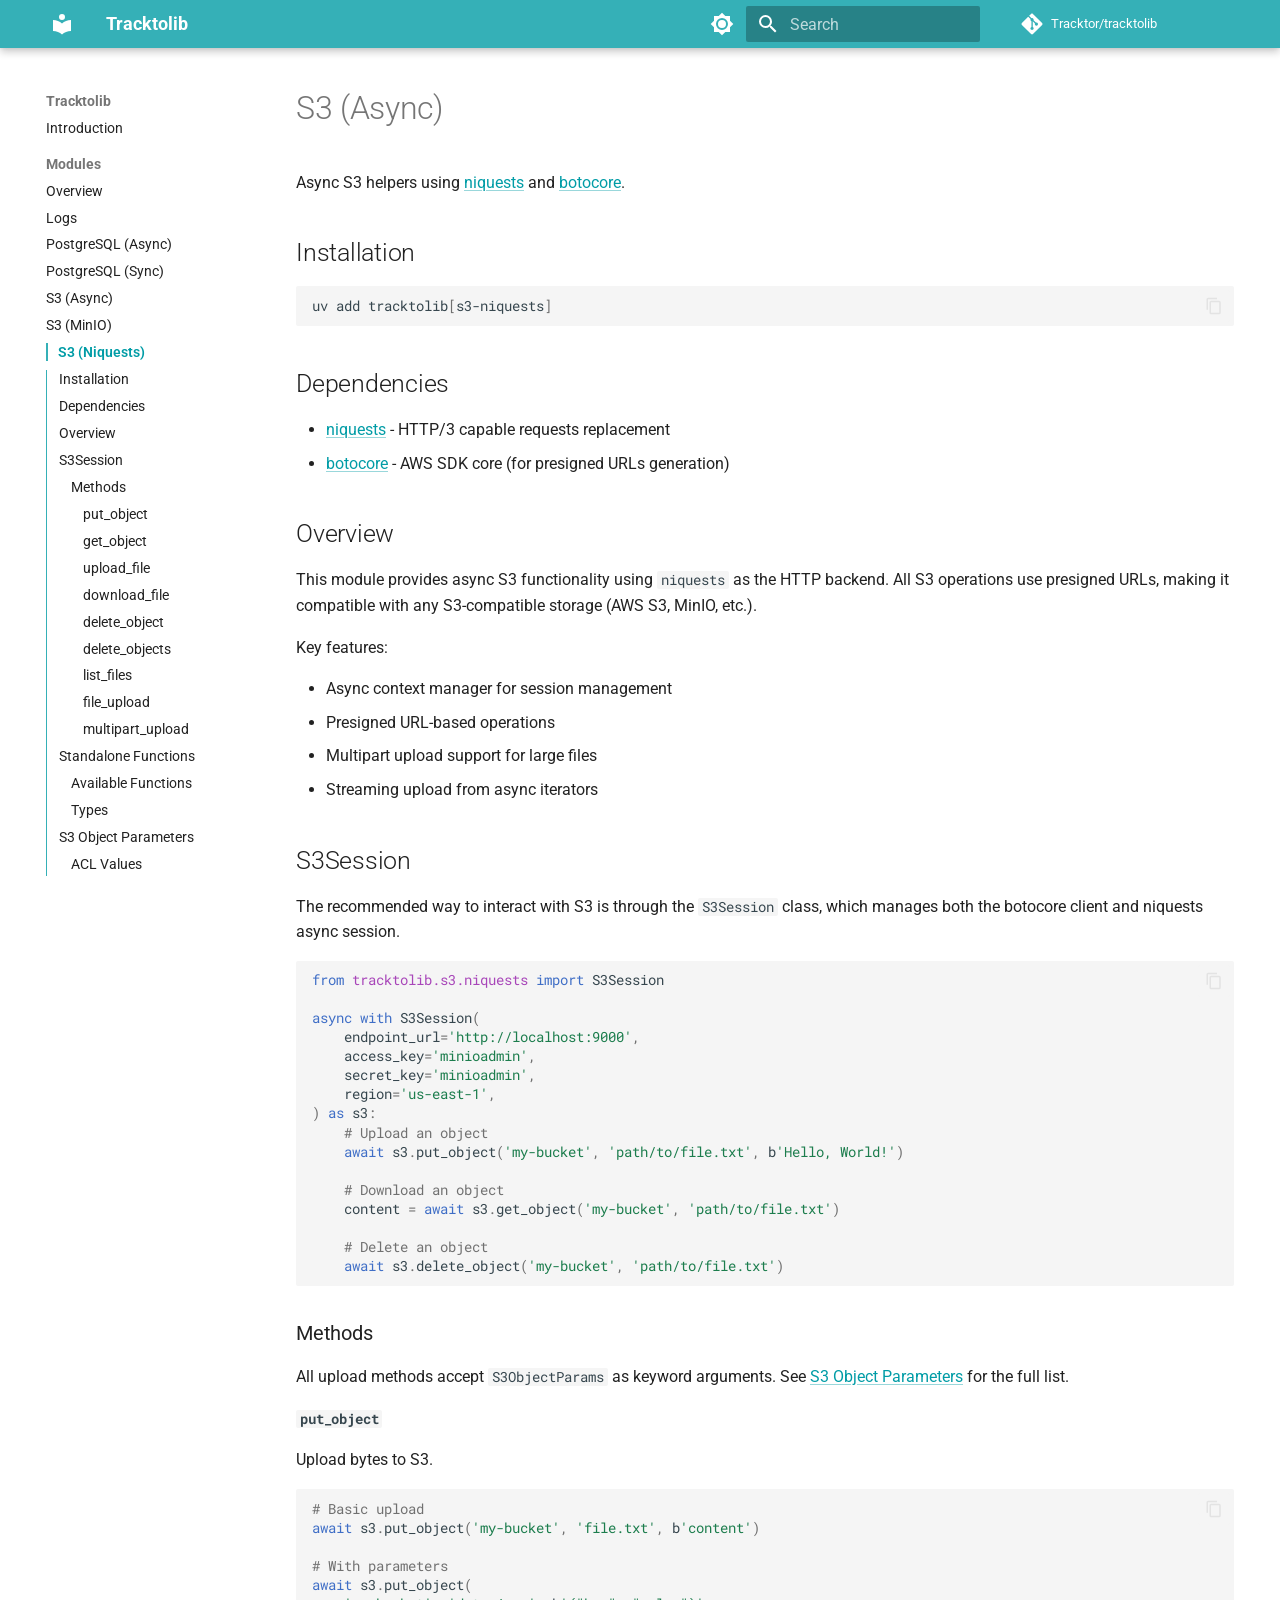
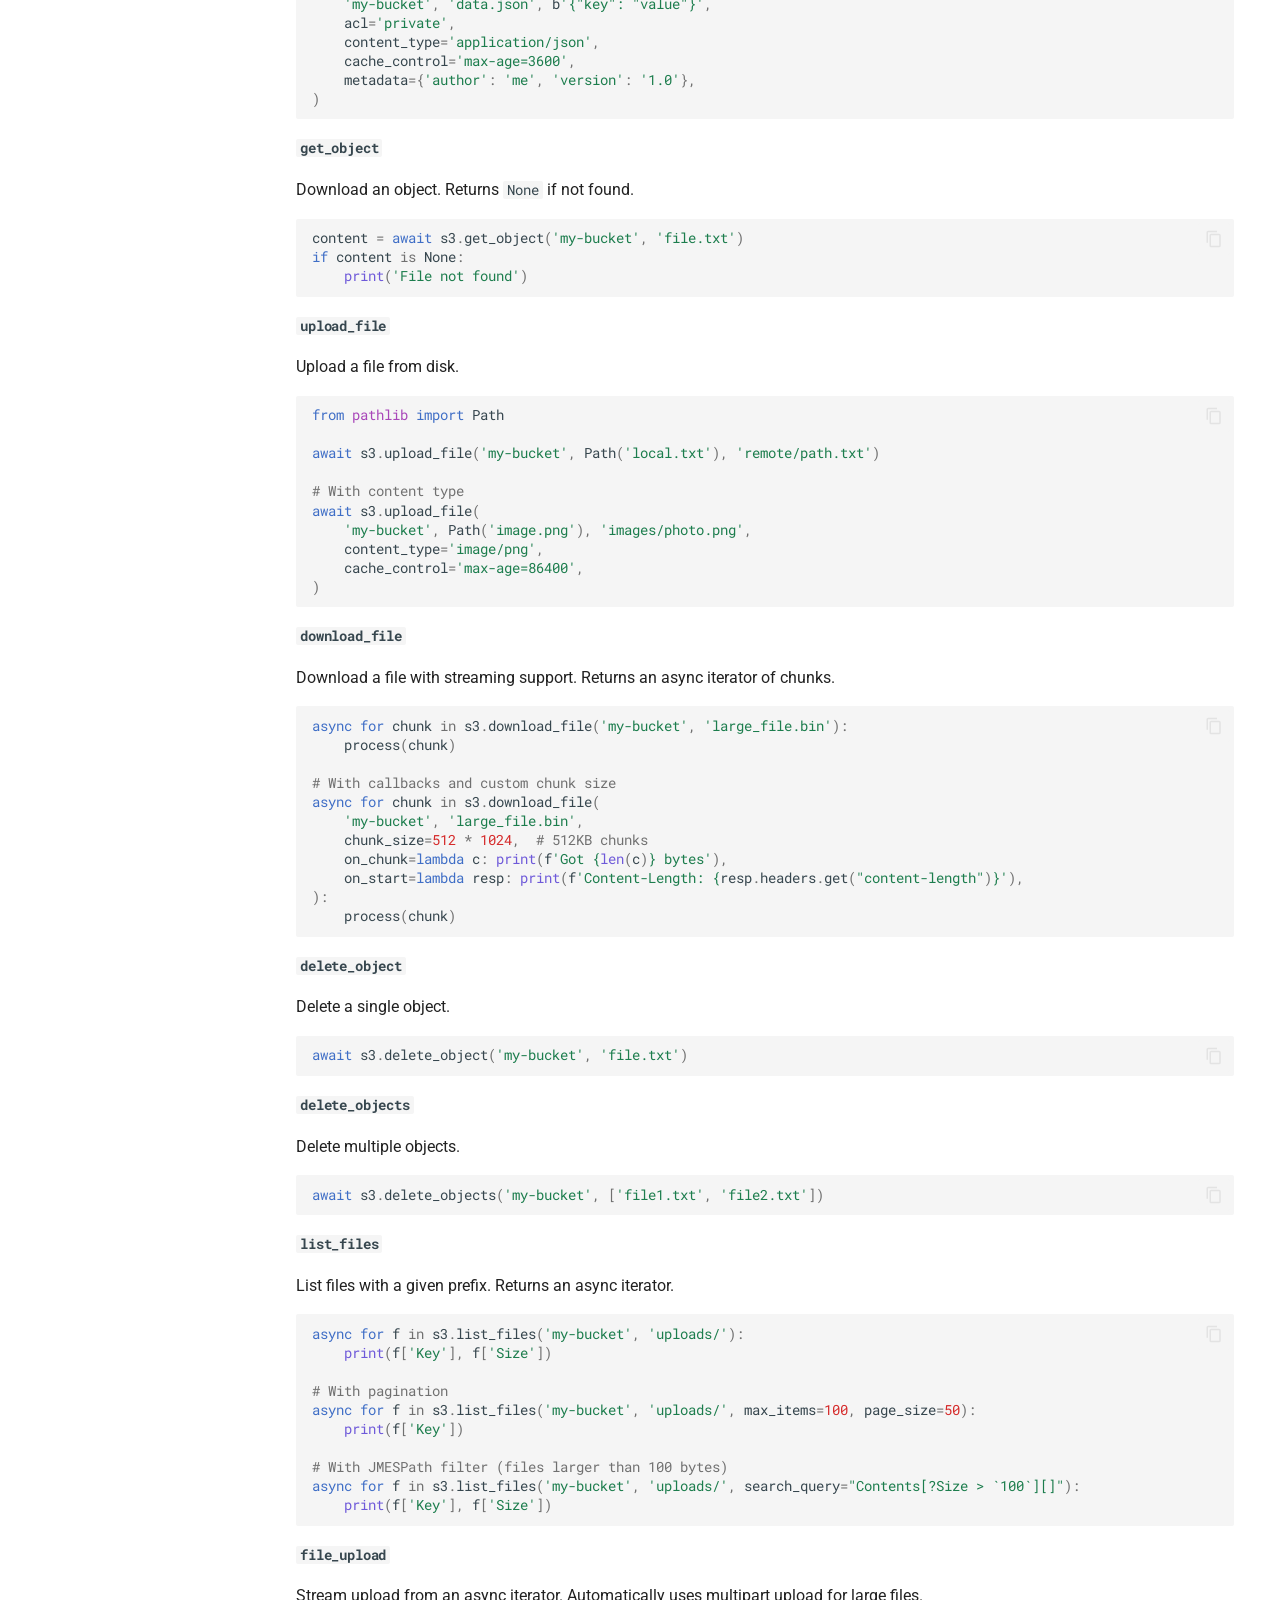
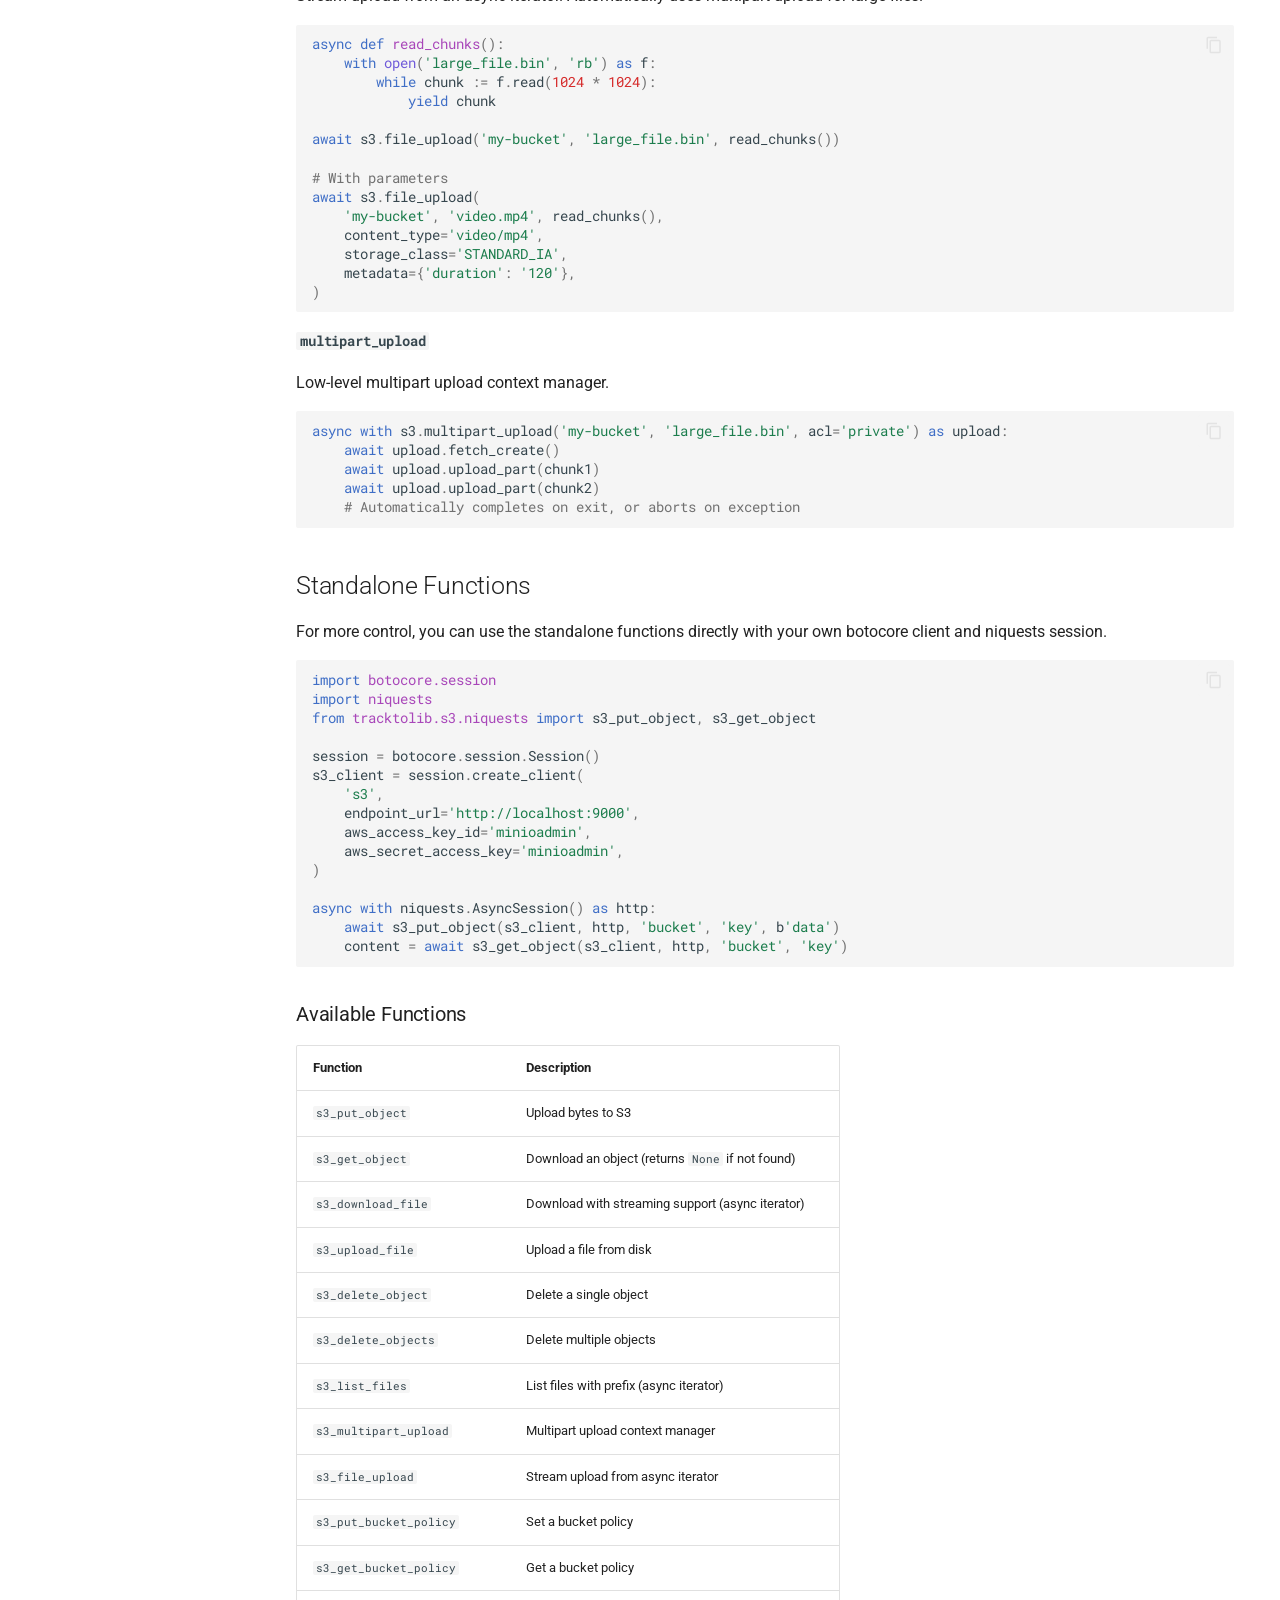
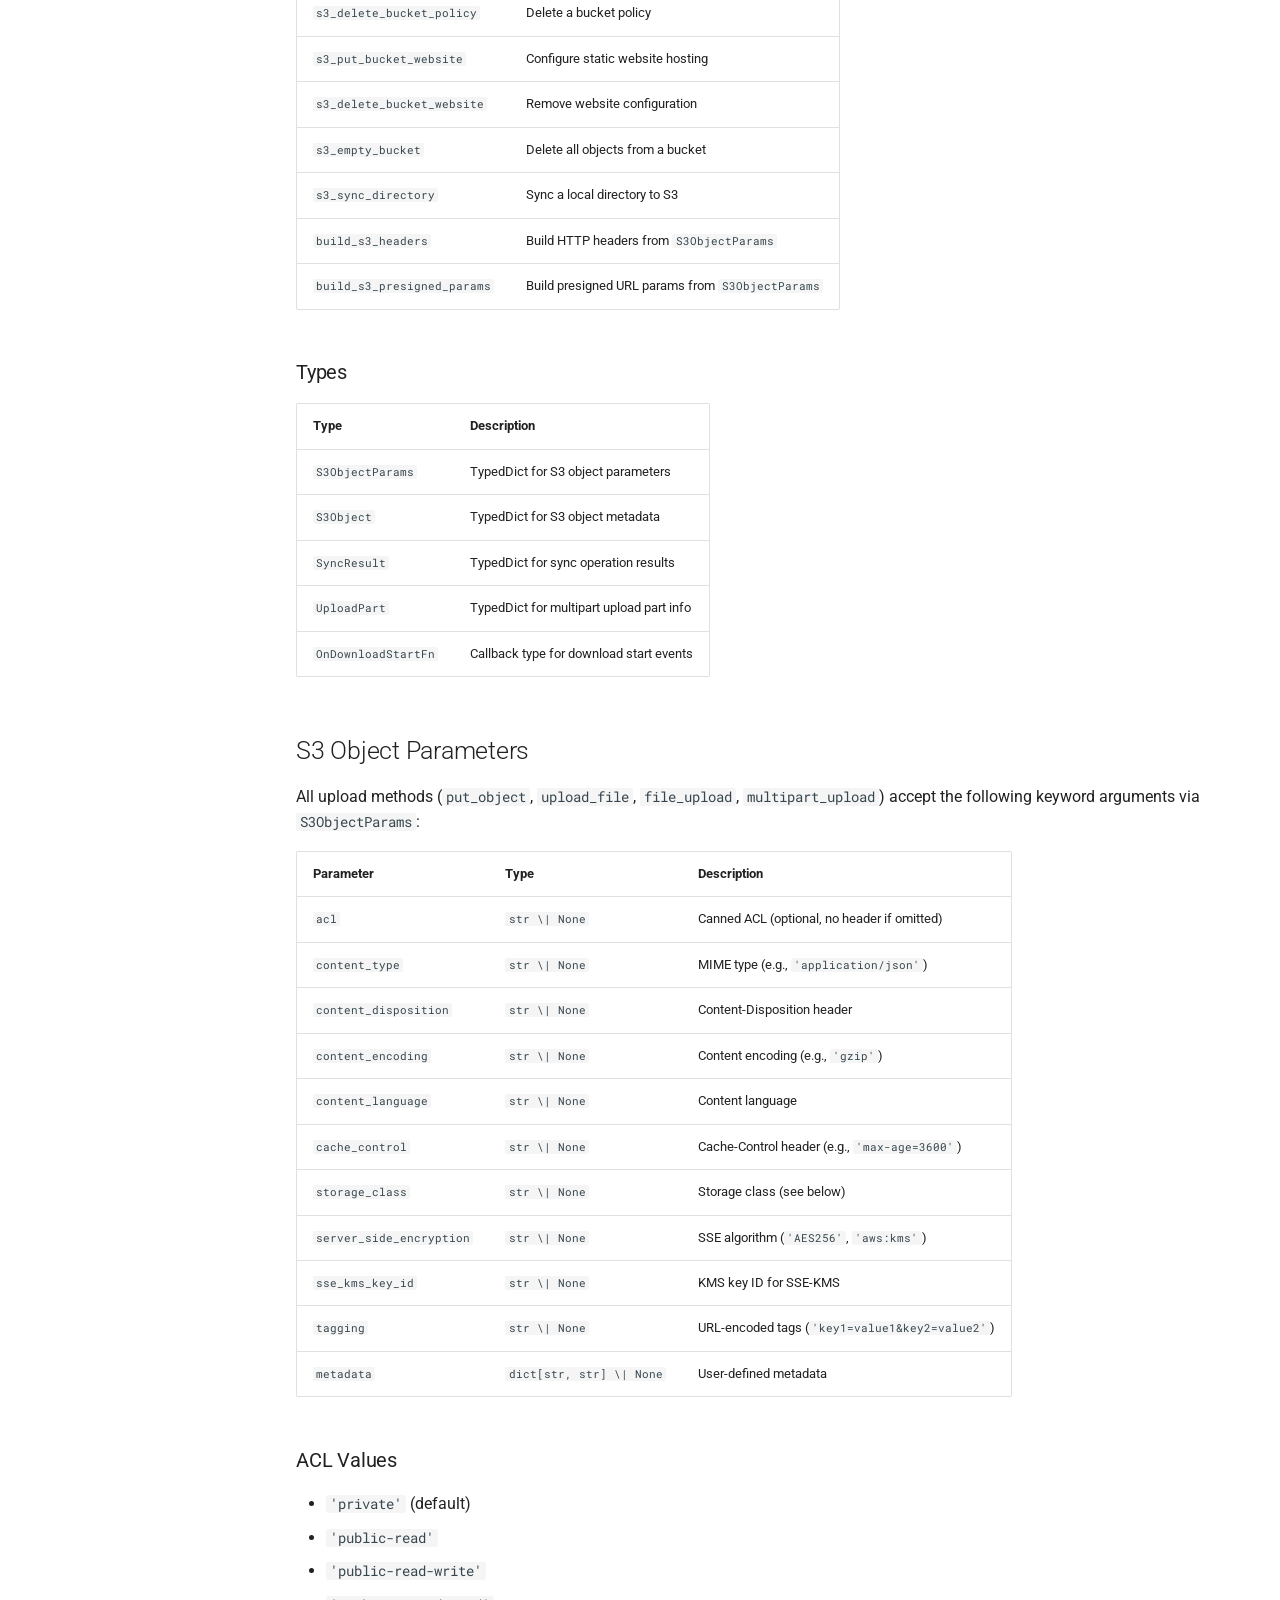
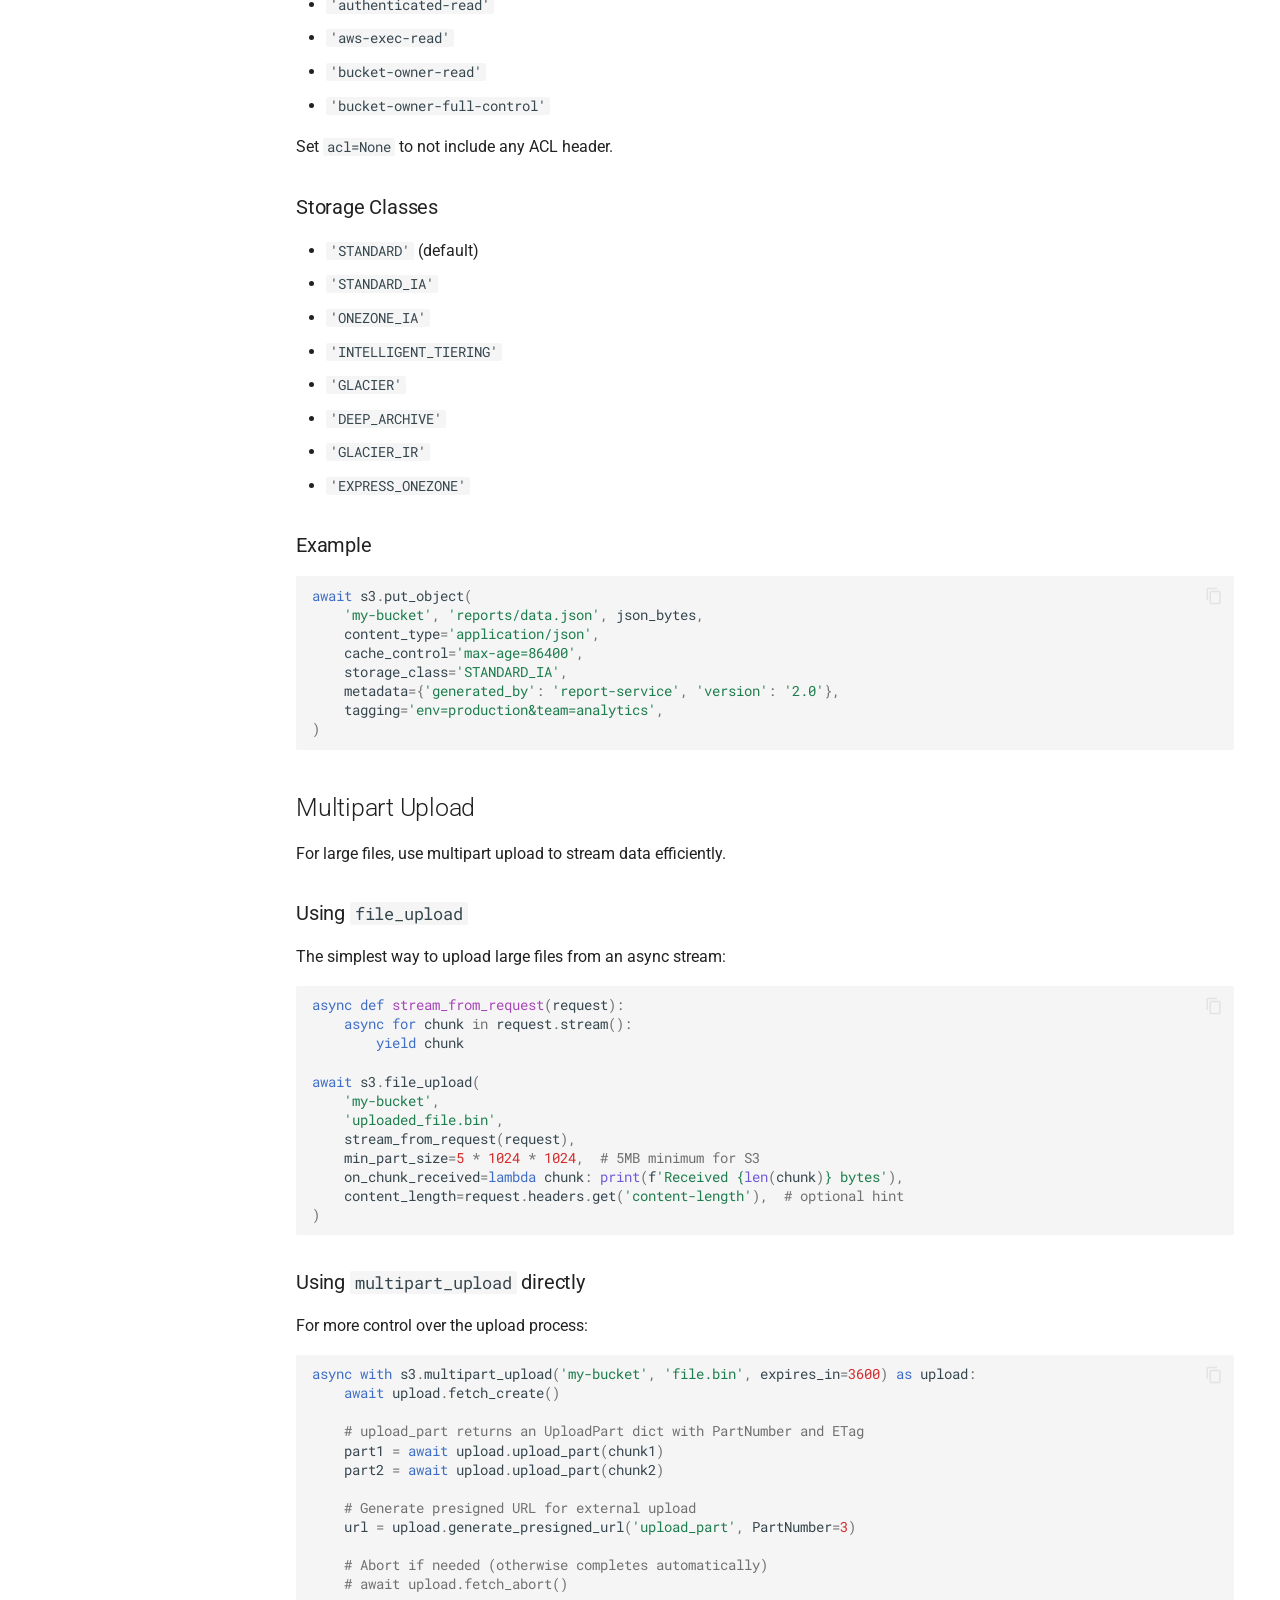
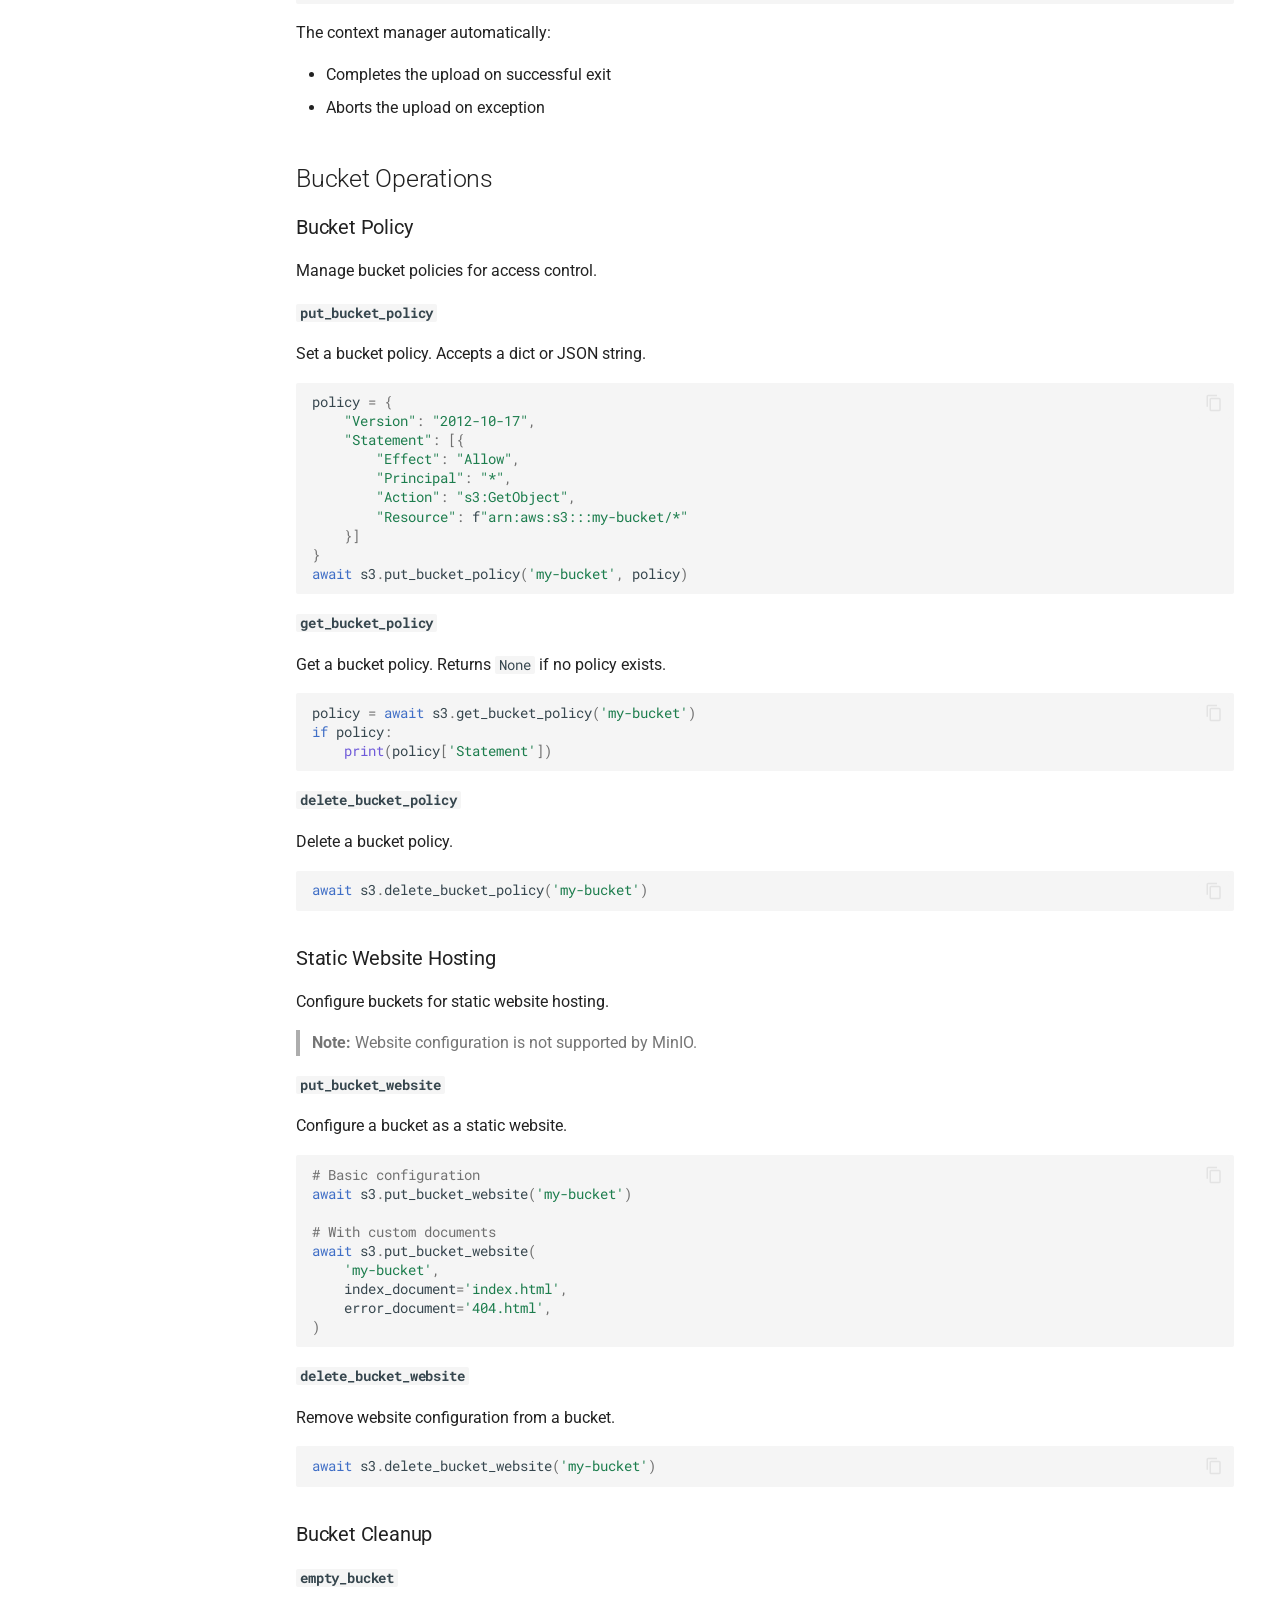
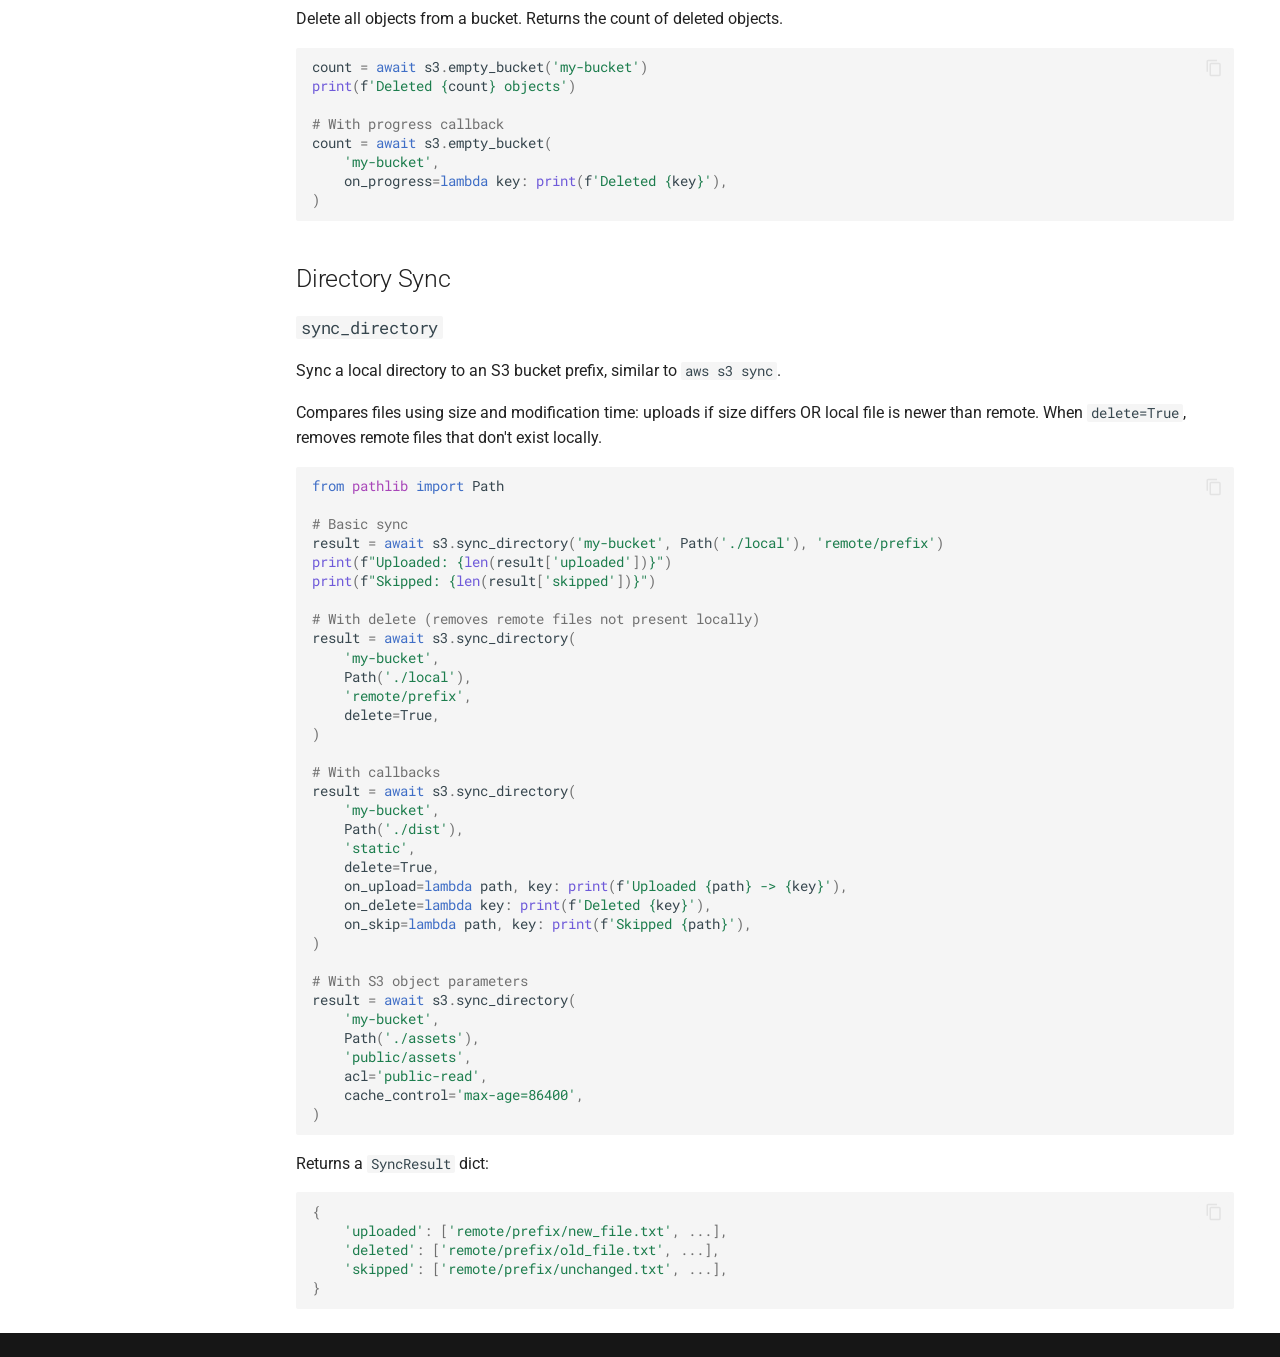
<file: modules/s3-niquests/index.html>
<!doctype html>
<html lang="en" class="no-js">
  <head>
    
      <meta charset="utf-8">
      <meta name="viewport" content="width=device-width,initial-scale=1">
      
        <meta name="description" content="Tracktor Swiss-knife Utility library for Python.">
      
      
        <meta name="author" content="Tracktor">
      
      
        <link rel="canonical" href="https://tracktor.github.io/tracktolib/modules/s3-niquests/">
      
      
        <link rel="prev" href="../s3-minio/">
      
      
        <link rel="next" href="../api/">
      
      
        
      
      
      <link rel="icon" href="../../assets/images/favicon.png">
      <meta name="generator" content="mkdocs-1.6.1, mkdocs-material-9.7.1">
    
    
      
        <title>S3 (Async) - Tracktolib</title>
      
    
    
      <link rel="stylesheet" href="../../assets/stylesheets/main.484c7ddc.min.css">
      
        
        <link rel="stylesheet" href="../../assets/stylesheets/palette.ab4e12ef.min.css">
      
      


    
    
      
    
    
      
        
        
        <link rel="preconnect" href="https://fonts.gstatic.com" crossorigin>
        <link rel="stylesheet" href="https://fonts.googleapis.com/css?family=Roboto:300,300i,400,400i,700,700i%7CRoboto+Mono:400,400i,700,700i&display=fallback">
        <style>:root{--md-text-font:"Roboto";--md-code-font:"Roboto Mono"}</style>
      
    
    
      <link rel="stylesheet" href="../../stylesheets/extra.css">
    
    <script>__md_scope=new URL("../..",location),__md_hash=e=>[...e].reduce(((e,_)=>(e<<5)-e+_.charCodeAt(0)),0),__md_get=(e,_=localStorage,t=__md_scope)=>JSON.parse(_.getItem(t.pathname+"."+e)),__md_set=(e,_,t=localStorage,a=__md_scope)=>{try{t.setItem(a.pathname+"."+e,JSON.stringify(_))}catch(e){}}</script>
    
      

    
    
  </head>
  
  
    
    
      
    
    
    
    
    <body dir="ltr" data-md-color-scheme="default" data-md-color-primary="custom" data-md-color-accent="teal">
  
    
    <input class="md-toggle" data-md-toggle="drawer" type="checkbox" id="__drawer" autocomplete="off">
    <input class="md-toggle" data-md-toggle="search" type="checkbox" id="__search" autocomplete="off">
    <label class="md-overlay" for="__drawer"></label>
    <div data-md-component="skip">
      
        
        <a href="#s3-async" class="md-skip">
          Skip to content
        </a>
      
    </div>
    <div data-md-component="announce">
      
    </div>
    
    
      

  

<header class="md-header md-header--shadow" data-md-component="header">
  <nav class="md-header__inner md-grid" aria-label="Header">
    <a href="../.." title="Tracktolib" class="md-header__button md-logo" aria-label="Tracktolib" data-md-component="logo">
      
  
  <svg xmlns="http://www.w3.org/2000/svg" viewBox="0 0 24 24"><path d="M12 8a3 3 0 0 0 3-3 3 3 0 0 0-3-3 3 3 0 0 0-3 3 3 3 0 0 0 3 3m0 3.54C9.64 9.35 6.5 8 3 8v11c3.5 0 6.64 1.35 9 3.54 2.36-2.19 5.5-3.54 9-3.54V8c-3.5 0-6.64 1.35-9 3.54"/></svg>

    </a>
    <label class="md-header__button md-icon" for="__drawer">
      
      <svg xmlns="http://www.w3.org/2000/svg" viewBox="0 0 24 24"><path d="M3 6h18v2H3zm0 5h18v2H3zm0 5h18v2H3z"/></svg>
    </label>
    <div class="md-header__title" data-md-component="header-title">
      <div class="md-header__ellipsis">
        <div class="md-header__topic">
          <span class="md-ellipsis">
            Tracktolib
          </span>
        </div>
        <div class="md-header__topic" data-md-component="header-topic">
          <span class="md-ellipsis">
            
              S3 (Async)
            
          </span>
        </div>
      </div>
    </div>
    
      
        <form class="md-header__option" data-md-component="palette">
  
    
    
    
    <input class="md-option" data-md-color-media="(prefers-color-scheme: light)" data-md-color-scheme="default" data-md-color-primary="custom" data-md-color-accent="teal"  aria-label="Switch to dark mode"  type="radio" name="__palette" id="__palette_0">
    
      <label class="md-header__button md-icon" title="Switch to dark mode" for="__palette_1" hidden>
        <svg xmlns="http://www.w3.org/2000/svg" viewBox="0 0 24 24"><path d="M12 8a4 4 0 0 0-4 4 4 4 0 0 0 4 4 4 4 0 0 0 4-4 4 4 0 0 0-4-4m0 10a6 6 0 0 1-6-6 6 6 0 0 1 6-6 6 6 0 0 1 6 6 6 6 0 0 1-6 6m8-9.31V4h-4.69L12 .69 8.69 4H4v4.69L.69 12 4 15.31V20h4.69L12 23.31 15.31 20H20v-4.69L23.31 12z"/></svg>
      </label>
    
  
    
    
    
    <input class="md-option" data-md-color-media="(prefers-color-scheme: dark)" data-md-color-scheme="slate" data-md-color-primary="custom" data-md-color-accent="teal"  aria-label="Switch to light mode"  type="radio" name="__palette" id="__palette_1">
    
      <label class="md-header__button md-icon" title="Switch to light mode" for="__palette_0" hidden>
        <svg xmlns="http://www.w3.org/2000/svg" viewBox="0 0 24 24"><path d="M12 18c-.89 0-1.74-.2-2.5-.55C11.56 16.5 13 14.42 13 12s-1.44-4.5-3.5-5.45C10.26 6.2 11.11 6 12 6a6 6 0 0 1 6 6 6 6 0 0 1-6 6m8-9.31V4h-4.69L12 .69 8.69 4H4v4.69L.69 12 4 15.31V20h4.69L12 23.31 15.31 20H20v-4.69L23.31 12z"/></svg>
      </label>
    
  
</form>
      
    
    
      <script>var palette=__md_get("__palette");if(palette&&palette.color){if("(prefers-color-scheme)"===palette.color.media){var media=matchMedia("(prefers-color-scheme: light)"),input=document.querySelector(media.matches?"[data-md-color-media='(prefers-color-scheme: light)']":"[data-md-color-media='(prefers-color-scheme: dark)']");palette.color.media=input.getAttribute("data-md-color-media"),palette.color.scheme=input.getAttribute("data-md-color-scheme"),palette.color.primary=input.getAttribute("data-md-color-primary"),palette.color.accent=input.getAttribute("data-md-color-accent")}for(var[key,value]of Object.entries(palette.color))document.body.setAttribute("data-md-color-"+key,value)}</script>
    
    
    
      
      
        <label class="md-header__button md-icon" for="__search">
          
          <svg xmlns="http://www.w3.org/2000/svg" viewBox="0 0 24 24"><path d="M9.5 3A6.5 6.5 0 0 1 16 9.5c0 1.61-.59 3.09-1.56 4.23l.27.27h.79l5 5-1.5 1.5-5-5v-.79l-.27-.27A6.52 6.52 0 0 1 9.5 16 6.5 6.5 0 0 1 3 9.5 6.5 6.5 0 0 1 9.5 3m0 2C7 5 5 7 5 9.5S7 14 9.5 14 14 12 14 9.5 12 5 9.5 5"/></svg>
        </label>
        <div class="md-search" data-md-component="search" role="dialog">
  <label class="md-search__overlay" for="__search"></label>
  <div class="md-search__inner" role="search">
    <form class="md-search__form" name="search">
      <input type="text" class="md-search__input" name="query" aria-label="Search" placeholder="Search" autocapitalize="off" autocorrect="off" autocomplete="off" spellcheck="false" data-md-component="search-query" required>
      <label class="md-search__icon md-icon" for="__search">
        
        <svg xmlns="http://www.w3.org/2000/svg" viewBox="0 0 24 24"><path d="M9.5 3A6.5 6.5 0 0 1 16 9.5c0 1.61-.59 3.09-1.56 4.23l.27.27h.79l5 5-1.5 1.5-5-5v-.79l-.27-.27A6.52 6.52 0 0 1 9.5 16 6.5 6.5 0 0 1 3 9.5 6.5 6.5 0 0 1 9.5 3m0 2C7 5 5 7 5 9.5S7 14 9.5 14 14 12 14 9.5 12 5 9.5 5"/></svg>
        
        <svg xmlns="http://www.w3.org/2000/svg" viewBox="0 0 24 24"><path d="M20 11v2H8l5.5 5.5-1.42 1.42L4.16 12l7.92-7.92L13.5 5.5 8 11z"/></svg>
      </label>
      <nav class="md-search__options" aria-label="Search">
        
        <button type="reset" class="md-search__icon md-icon" title="Clear" aria-label="Clear" tabindex="-1">
          
          <svg xmlns="http://www.w3.org/2000/svg" viewBox="0 0 24 24"><path d="M19 6.41 17.59 5 12 10.59 6.41 5 5 6.41 10.59 12 5 17.59 6.41 19 12 13.41 17.59 19 19 17.59 13.41 12z"/></svg>
        </button>
      </nav>
      
        <div class="md-search__suggest" data-md-component="search-suggest"></div>
      
    </form>
    <div class="md-search__output">
      <div class="md-search__scrollwrap" tabindex="0" data-md-scrollfix>
        <div class="md-search-result" data-md-component="search-result">
          <div class="md-search-result__meta">
            Initializing search
          </div>
          <ol class="md-search-result__list" role="presentation"></ol>
        </div>
      </div>
    </div>
  </div>
</div>
      
    
    
      <div class="md-header__source">
        <a href="https://github.com/Getsoren/tracktolib" title="Go to repository" class="md-source" data-md-component="source">
  <div class="md-source__icon md-icon">
    
    <svg xmlns="http://www.w3.org/2000/svg" viewBox="0 0 448 512"><!--! Font Awesome Free 7.1.0 by @fontawesome - https://fontawesome.com License - https://fontawesome.com/license/free (Icons: CC BY 4.0, Fonts: SIL OFL 1.1, Code: MIT License) Copyright 2025 Fonticons, Inc.--><path d="M439.6 236.1 244 40.5c-5.4-5.5-12.8-8.5-20.4-8.5s-15 3-20.4 8.4L162.5 81l51.5 51.5c27.1-9.1 52.7 16.8 43.4 43.7l49.7 49.7c34.2-11.8 61.2 31 35.5 56.7-26.5 26.5-70.2-2.9-56-37.3L240.3 199v121.9c25.3 12.5 22.3 41.8 9.1 55-6.4 6.4-15.2 10.1-24.3 10.1s-17.8-3.6-24.3-10.1c-17.6-17.6-11.1-46.9 11.2-56v-123c-20.8-8.5-24.6-30.7-18.6-45L142.6 101 8.5 235.1C3 240.6 0 247.9 0 255.5s3 15 8.5 20.4l195.6 195.7c5.4 5.4 12.7 8.4 20.4 8.4s15-3 20.4-8.4l194.7-194.7c5.4-5.4 8.4-12.8 8.4-20.4s-3-15-8.4-20.4"/></svg>
  </div>
  <div class="md-source__repository">
    Tracktor/tracktolib
  </div>
</a>
      </div>
    
  </nav>
  
</header>
    
    <div class="md-container" data-md-component="container">
      
      
        
          
        
      
      <main class="md-main" data-md-component="main">
        <div class="md-main__inner md-grid">
          
            
              
              <div class="md-sidebar md-sidebar--primary" data-md-component="sidebar" data-md-type="navigation" >
                <div class="md-sidebar__scrollwrap">
                  <div class="md-sidebar__inner">
                    



  

<nav class="md-nav md-nav--primary md-nav--integrated" aria-label="Navigation" data-md-level="0">
  <label class="md-nav__title" for="__drawer">
    <a href="../.." title="Tracktolib" class="md-nav__button md-logo" aria-label="Tracktolib" data-md-component="logo">
      
  
  <svg xmlns="http://www.w3.org/2000/svg" viewBox="0 0 24 24"><path d="M12 8a3 3 0 0 0 3-3 3 3 0 0 0-3-3 3 3 0 0 0-3 3 3 3 0 0 0 3 3m0 3.54C9.64 9.35 6.5 8 3 8v11c3.5 0 6.64 1.35 9 3.54 2.36-2.19 5.5-3.54 9-3.54V8c-3.5 0-6.64 1.35-9 3.54"/></svg>

    </a>
    Tracktolib
  </label>
  
    <div class="md-nav__source">
      <a href="https://github.com/Getsoren/tracktolib" title="Go to repository" class="md-source" data-md-component="source">
  <div class="md-source__icon md-icon">
    
    <svg xmlns="http://www.w3.org/2000/svg" viewBox="0 0 448 512"><!--! Font Awesome Free 7.1.0 by @fontawesome - https://fontawesome.com License - https://fontawesome.com/license/free (Icons: CC BY 4.0, Fonts: SIL OFL 1.1, Code: MIT License) Copyright 2025 Fonticons, Inc.--><path d="M439.6 236.1 244 40.5c-5.4-5.5-12.8-8.5-20.4-8.5s-15 3-20.4 8.4L162.5 81l51.5 51.5c27.1-9.1 52.7 16.8 43.4 43.7l49.7 49.7c34.2-11.8 61.2 31 35.5 56.7-26.5 26.5-70.2-2.9-56-37.3L240.3 199v121.9c25.3 12.5 22.3 41.8 9.1 55-6.4 6.4-15.2 10.1-24.3 10.1s-17.8-3.6-24.3-10.1c-17.6-17.6-11.1-46.9 11.2-56v-123c-20.8-8.5-24.6-30.7-18.6-45L142.6 101 8.5 235.1C3 240.6 0 247.9 0 255.5s3 15 8.5 20.4l195.6 195.7c5.4 5.4 12.7 8.4 20.4 8.4s15-3 20.4-8.4l194.7-194.7c5.4-5.4 8.4-12.8 8.4-20.4s-3-15-8.4-20.4"/></svg>
  </div>
  <div class="md-source__repository">
    Tracktor/tracktolib
  </div>
</a>
    </div>
  
  <ul class="md-nav__list" data-md-scrollfix>
    
      
      
  
  
  
  
    <li class="md-nav__item">
      <a href="../.." class="md-nav__link">
        
  
  
  <span class="md-ellipsis">
    
  
    Introduction
  

    
  </span>
  
  

      </a>
    </li>
  

    
      
      
  
  
    
  
  
  
    
    
    
    
      
        
        
      
    
    
    <li class="md-nav__item md-nav__item--active md-nav__item--section md-nav__item--nested">
      
        
        
        <input class="md-nav__toggle md-toggle " type="checkbox" id="__nav_2" checked>
        
          
          <label class="md-nav__link" for="__nav_2" id="__nav_2_label" tabindex="">
            
  
  
  <span class="md-ellipsis">
    
  
    Modules
  

    
  </span>
  
  

            <span class="md-nav__icon md-icon"></span>
          </label>
        
        <nav class="md-nav" data-md-level="1" aria-labelledby="__nav_2_label" aria-expanded="true">
          <label class="md-nav__title" for="__nav_2">
            <span class="md-nav__icon md-icon"></span>
            
  
    Modules
  

          </label>
          <ul class="md-nav__list" data-md-scrollfix>
            
              
                
  
  
  
  
    <li class="md-nav__item">
      <a href="../" class="md-nav__link">
        
  
  
  <span class="md-ellipsis">
    
  
    Overview
  

    
  </span>
  
  

      </a>
    </li>
  

              
            
              
                
  
  
  
  
    <li class="md-nav__item">
      <a href="../logs/" class="md-nav__link">
        
  
  
  <span class="md-ellipsis">
    
  
    Logs
  

    
  </span>
  
  

      </a>
    </li>
  

              
            
              
                
  
  
  
  
    <li class="md-nav__item">
      <a href="../pg/" class="md-nav__link">
        
  
  
  <span class="md-ellipsis">
    
  
    PostgreSQL (Async)
  

    
  </span>
  
  

      </a>
    </li>
  

              
            
              
                
  
  
  
  
    <li class="md-nav__item">
      <a href="../pg-sync/" class="md-nav__link">
        
  
  
  <span class="md-ellipsis">
    
  
    PostgreSQL (Sync)
  

    
  </span>
  
  

      </a>
    </li>
  

              
            
              
                
  
  
  
  
    <li class="md-nav__item">
      <a href="../s3/" class="md-nav__link">
        
  
  
  <span class="md-ellipsis">
    
  
    S3 (Async)
  

    
  </span>
  
  

      </a>
    </li>
  

              
            
              
                
  
  
  
  
    <li class="md-nav__item">
      <a href="../s3-minio/" class="md-nav__link">
        
  
  
  <span class="md-ellipsis">
    
  
    S3 (MinIO)
  

    
  </span>
  
  

      </a>
    </li>
  

              
            
              
                
  
  
    
  
  
  
    <li class="md-nav__item md-nav__item--active">
      
      <input class="md-nav__toggle md-toggle" type="checkbox" id="__toc">
      
      
        
      
      
        <label class="md-nav__link md-nav__link--active" for="__toc">
          
  
  
  <span class="md-ellipsis">
    
  
    S3 (Niquests)
  

    
  </span>
  
  

          <span class="md-nav__icon md-icon"></span>
        </label>
      
      <a href="./" class="md-nav__link md-nav__link--active">
        
  
  
  <span class="md-ellipsis">
    
  
    S3 (Niquests)
  

    
  </span>
  
  

      </a>
      
        

<nav class="md-nav md-nav--secondary" aria-label="Table of contents">
  
  
  
    
  
  
    <label class="md-nav__title" for="__toc">
      <span class="md-nav__icon md-icon"></span>
      Table of contents
    </label>
    <ul class="md-nav__list" data-md-component="toc" data-md-scrollfix>
      
        <li class="md-nav__item">
  <a href="#installation" class="md-nav__link">
    <span class="md-ellipsis">
      
        Installation
      
    </span>
  </a>
  
</li>
      
        <li class="md-nav__item">
  <a href="#dependencies" class="md-nav__link">
    <span class="md-ellipsis">
      
        Dependencies
      
    </span>
  </a>
  
</li>
      
        <li class="md-nav__item">
  <a href="#overview" class="md-nav__link">
    <span class="md-ellipsis">
      
        Overview
      
    </span>
  </a>
  
</li>
      
        <li class="md-nav__item">
  <a href="#s3session" class="md-nav__link">
    <span class="md-ellipsis">
      
        S3Session
      
    </span>
  </a>
  
    <nav class="md-nav" aria-label="S3Session">
      <ul class="md-nav__list">
        
          <li class="md-nav__item">
  <a href="#methods" class="md-nav__link">
    <span class="md-ellipsis">
      
        Methods
      
    </span>
  </a>
  
    <nav class="md-nav" aria-label="Methods">
      <ul class="md-nav__list">
        
          <li class="md-nav__item">
  <a href="#put_object" class="md-nav__link">
    <span class="md-ellipsis">
      
        put_object
      
    </span>
  </a>
  
</li>
        
          <li class="md-nav__item">
  <a href="#get_object" class="md-nav__link">
    <span class="md-ellipsis">
      
        get_object
      
    </span>
  </a>
  
</li>
        
          <li class="md-nav__item">
  <a href="#upload_file" class="md-nav__link">
    <span class="md-ellipsis">
      
        upload_file
      
    </span>
  </a>
  
</li>
        
          <li class="md-nav__item">
  <a href="#download_file" class="md-nav__link">
    <span class="md-ellipsis">
      
        download_file
      
    </span>
  </a>
  
</li>
        
          <li class="md-nav__item">
  <a href="#delete_object" class="md-nav__link">
    <span class="md-ellipsis">
      
        delete_object
      
    </span>
  </a>
  
</li>
        
          <li class="md-nav__item">
  <a href="#delete_objects" class="md-nav__link">
    <span class="md-ellipsis">
      
        delete_objects
      
    </span>
  </a>
  
</li>
        
          <li class="md-nav__item">
  <a href="#list_files" class="md-nav__link">
    <span class="md-ellipsis">
      
        list_files
      
    </span>
  </a>
  
</li>
        
          <li class="md-nav__item">
  <a href="#file_upload" class="md-nav__link">
    <span class="md-ellipsis">
      
        file_upload
      
    </span>
  </a>
  
</li>
        
          <li class="md-nav__item">
  <a href="#multipart_upload" class="md-nav__link">
    <span class="md-ellipsis">
      
        multipart_upload
      
    </span>
  </a>
  
</li>
        
      </ul>
    </nav>
  
</li>
        
      </ul>
    </nav>
  
</li>
      
        <li class="md-nav__item">
  <a href="#standalone-functions" class="md-nav__link">
    <span class="md-ellipsis">
      
        Standalone Functions
      
    </span>
  </a>
  
    <nav class="md-nav" aria-label="Standalone Functions">
      <ul class="md-nav__list">
        
          <li class="md-nav__item">
  <a href="#available-functions" class="md-nav__link">
    <span class="md-ellipsis">
      
        Available Functions
      
    </span>
  </a>
  
</li>
        
          <li class="md-nav__item">
  <a href="#types" class="md-nav__link">
    <span class="md-ellipsis">
      
        Types
      
    </span>
  </a>
  
</li>
        
      </ul>
    </nav>
  
</li>
      
        <li class="md-nav__item">
  <a href="#s3-object-parameters" class="md-nav__link">
    <span class="md-ellipsis">
      
        S3 Object Parameters
      
    </span>
  </a>
  
    <nav class="md-nav" aria-label="S3 Object Parameters">
      <ul class="md-nav__list">
        
          <li class="md-nav__item">
  <a href="#acl-values" class="md-nav__link">
    <span class="md-ellipsis">
      
        ACL Values
      
    </span>
  </a>
  
</li>
        
          <li class="md-nav__item">
  <a href="#storage-classes" class="md-nav__link">
    <span class="md-ellipsis">
      
        Storage Classes
      
    </span>
  </a>
  
</li>
        
          <li class="md-nav__item">
  <a href="#example" class="md-nav__link">
    <span class="md-ellipsis">
      
        Example
      
    </span>
  </a>
  
</li>
        
      </ul>
    </nav>
  
</li>
      
        <li class="md-nav__item">
  <a href="#multipart-upload" class="md-nav__link">
    <span class="md-ellipsis">
      
        Multipart Upload
      
    </span>
  </a>
  
    <nav class="md-nav" aria-label="Multipart Upload">
      <ul class="md-nav__list">
        
          <li class="md-nav__item">
  <a href="#using-file_upload" class="md-nav__link">
    <span class="md-ellipsis">
      
        Using file_upload
      
    </span>
  </a>
  
</li>
        
          <li class="md-nav__item">
  <a href="#using-multipart_upload-directly" class="md-nav__link">
    <span class="md-ellipsis">
      
        Using multipart_upload directly
      
    </span>
  </a>
  
</li>
        
      </ul>
    </nav>
  
</li>
      
        <li class="md-nav__item">
  <a href="#bucket-operations" class="md-nav__link">
    <span class="md-ellipsis">
      
        Bucket Operations
      
    </span>
  </a>
  
    <nav class="md-nav" aria-label="Bucket Operations">
      <ul class="md-nav__list">
        
          <li class="md-nav__item">
  <a href="#bucket-policy" class="md-nav__link">
    <span class="md-ellipsis">
      
        Bucket Policy
      
    </span>
  </a>
  
    <nav class="md-nav" aria-label="Bucket Policy">
      <ul class="md-nav__list">
        
          <li class="md-nav__item">
  <a href="#put_bucket_policy" class="md-nav__link">
    <span class="md-ellipsis">
      
        put_bucket_policy
      
    </span>
  </a>
  
</li>
        
          <li class="md-nav__item">
  <a href="#get_bucket_policy" class="md-nav__link">
    <span class="md-ellipsis">
      
        get_bucket_policy
      
    </span>
  </a>
  
</li>
        
          <li class="md-nav__item">
  <a href="#delete_bucket_policy" class="md-nav__link">
    <span class="md-ellipsis">
      
        delete_bucket_policy
      
    </span>
  </a>
  
</li>
        
      </ul>
    </nav>
  
</li>
        
          <li class="md-nav__item">
  <a href="#static-website-hosting" class="md-nav__link">
    <span class="md-ellipsis">
      
        Static Website Hosting
      
    </span>
  </a>
  
    <nav class="md-nav" aria-label="Static Website Hosting">
      <ul class="md-nav__list">
        
          <li class="md-nav__item">
  <a href="#put_bucket_website" class="md-nav__link">
    <span class="md-ellipsis">
      
        put_bucket_website
      
    </span>
  </a>
  
</li>
        
          <li class="md-nav__item">
  <a href="#delete_bucket_website" class="md-nav__link">
    <span class="md-ellipsis">
      
        delete_bucket_website
      
    </span>
  </a>
  
</li>
        
      </ul>
    </nav>
  
</li>
        
          <li class="md-nav__item">
  <a href="#bucket-cleanup" class="md-nav__link">
    <span class="md-ellipsis">
      
        Bucket Cleanup
      
    </span>
  </a>
  
    <nav class="md-nav" aria-label="Bucket Cleanup">
      <ul class="md-nav__list">
        
          <li class="md-nav__item">
  <a href="#empty_bucket" class="md-nav__link">
    <span class="md-ellipsis">
      
        empty_bucket
      
    </span>
  </a>
  
</li>
        
      </ul>
    </nav>
  
</li>
        
      </ul>
    </nav>
  
</li>
      
        <li class="md-nav__item">
  <a href="#directory-sync" class="md-nav__link">
    <span class="md-ellipsis">
      
        Directory Sync
      
    </span>
  </a>
  
    <nav class="md-nav" aria-label="Directory Sync">
      <ul class="md-nav__list">
        
          <li class="md-nav__item">
  <a href="#sync_directory" class="md-nav__link">
    <span class="md-ellipsis">
      
        sync_directory
      
    </span>
  </a>
  
</li>
        
      </ul>
    </nav>
  
</li>
      
    </ul>
  
</nav>
      
    </li>
  

              
            
              
                
  
  
  
  
    <li class="md-nav__item">
      <a href="../api/" class="md-nav__link">
        
  
  
  <span class="md-ellipsis">
    
  
    API (FastAPI)
  

    
  </span>
  
  

      </a>
    </li>
  

              
            
              
                
  
  
  
  
    <li class="md-nav__item">
      <a href="../tests/" class="md-nav__link">
        
  
  
  <span class="md-ellipsis">
    
  
    Tests
  

    
  </span>
  
  

      </a>
    </li>
  

              
            
          </ul>
        </nav>
      
    </li>
  

    
  </ul>
</nav>
                  </div>
                </div>
              </div>
            
            
          
          
            <div class="md-content" data-md-component="content">
              
              <article class="md-content__inner md-typeset">
                
                  


  
  


<h1 id="s3-async">S3 (Async)</h1>
<p>Async S3 helpers using <a href="https://github.com/jawah/niquests">niquests</a> and <a href="https://github.com/boto/botocore">botocore</a>.</p>
<h2 id="installation">Installation</h2>
<div class="highlight"><pre><span></span><code><a id="__codelineno-0-1" name="__codelineno-0-1" href="#__codelineno-0-1"></a>uv<span class="w"> </span>add<span class="w"> </span>tracktolib<span class="o">[</span>s3-niquests<span class="o">]</span>
</code></pre></div>
<h2 id="dependencies">Dependencies</h2>
<ul>
<li><a href="https://github.com/jawah/niquests">niquests</a> - HTTP/3 capable requests replacement</li>
<li><a href="https://github.com/boto/botocore">botocore</a> - AWS SDK core (for presigned URLs generation)</li>
</ul>
<h2 id="overview">Overview</h2>
<p>This module provides async S3 functionality using <code>niquests</code> as the HTTP backend. All S3 operations use presigned URLs, making it compatible with any S3-compatible storage (AWS S3, MinIO, etc.).</p>
<p>Key features:</p>
<ul>
<li>Async context manager for session management</li>
<li>Presigned URL-based operations</li>
<li>Multipart upload support for large files</li>
<li>Streaming upload from async iterators</li>
</ul>
<h2 id="s3session">S3Session</h2>
<p>The recommended way to interact with S3 is through the <code>S3Session</code> class, which manages both the botocore client and niquests async session.</p>
<div class="highlight"><pre><span></span><code><a id="__codelineno-1-1" name="__codelineno-1-1" href="#__codelineno-1-1"></a><span class="kn">from</span><span class="w"> </span><span class="nn">tracktolib.s3.niquests</span><span class="w"> </span><span class="kn">import</span> <span class="n">S3Session</span>
<a id="__codelineno-1-2" name="__codelineno-1-2" href="#__codelineno-1-2"></a>
<a id="__codelineno-1-3" name="__codelineno-1-3" href="#__codelineno-1-3"></a><span class="k">async</span> <span class="k">with</span> <span class="n">S3Session</span><span class="p">(</span>
<a id="__codelineno-1-4" name="__codelineno-1-4" href="#__codelineno-1-4"></a>    <span class="n">endpoint_url</span><span class="o">=</span><span class="s1">&#39;http://localhost:9000&#39;</span><span class="p">,</span>
<a id="__codelineno-1-5" name="__codelineno-1-5" href="#__codelineno-1-5"></a>    <span class="n">access_key</span><span class="o">=</span><span class="s1">&#39;minioadmin&#39;</span><span class="p">,</span>
<a id="__codelineno-1-6" name="__codelineno-1-6" href="#__codelineno-1-6"></a>    <span class="n">secret_key</span><span class="o">=</span><span class="s1">&#39;minioadmin&#39;</span><span class="p">,</span>
<a id="__codelineno-1-7" name="__codelineno-1-7" href="#__codelineno-1-7"></a>    <span class="n">region</span><span class="o">=</span><span class="s1">&#39;us-east-1&#39;</span><span class="p">,</span>
<a id="__codelineno-1-8" name="__codelineno-1-8" href="#__codelineno-1-8"></a><span class="p">)</span> <span class="k">as</span> <span class="n">s3</span><span class="p">:</span>
<a id="__codelineno-1-9" name="__codelineno-1-9" href="#__codelineno-1-9"></a>    <span class="c1"># Upload an object</span>
<a id="__codelineno-1-10" name="__codelineno-1-10" href="#__codelineno-1-10"></a>    <span class="k">await</span> <span class="n">s3</span><span class="o">.</span><span class="n">put_object</span><span class="p">(</span><span class="s1">&#39;my-bucket&#39;</span><span class="p">,</span> <span class="s1">&#39;path/to/file.txt&#39;</span><span class="p">,</span> <span class="sa">b</span><span class="s1">&#39;Hello, World!&#39;</span><span class="p">)</span>
<a id="__codelineno-1-11" name="__codelineno-1-11" href="#__codelineno-1-11"></a>
<a id="__codelineno-1-12" name="__codelineno-1-12" href="#__codelineno-1-12"></a>    <span class="c1"># Download an object</span>
<a id="__codelineno-1-13" name="__codelineno-1-13" href="#__codelineno-1-13"></a>    <span class="n">content</span> <span class="o">=</span> <span class="k">await</span> <span class="n">s3</span><span class="o">.</span><span class="n">get_object</span><span class="p">(</span><span class="s1">&#39;my-bucket&#39;</span><span class="p">,</span> <span class="s1">&#39;path/to/file.txt&#39;</span><span class="p">)</span>
<a id="__codelineno-1-14" name="__codelineno-1-14" href="#__codelineno-1-14"></a>
<a id="__codelineno-1-15" name="__codelineno-1-15" href="#__codelineno-1-15"></a>    <span class="c1"># Delete an object</span>
<a id="__codelineno-1-16" name="__codelineno-1-16" href="#__codelineno-1-16"></a>    <span class="k">await</span> <span class="n">s3</span><span class="o">.</span><span class="n">delete_object</span><span class="p">(</span><span class="s1">&#39;my-bucket&#39;</span><span class="p">,</span> <span class="s1">&#39;path/to/file.txt&#39;</span><span class="p">)</span>
</code></pre></div>
<h3 id="methods">Methods</h3>
<p>All upload methods accept <code>S3ObjectParams</code> as keyword arguments. See <a href="#s3-object-parameters">S3 Object Parameters</a> for the full list.</p>
<h4 id="put_object"><code>put_object</code></h4>
<p>Upload bytes to S3.</p>
<div class="highlight"><pre><span></span><code><a id="__codelineno-2-1" name="__codelineno-2-1" href="#__codelineno-2-1"></a><span class="c1"># Basic upload</span>
<a id="__codelineno-2-2" name="__codelineno-2-2" href="#__codelineno-2-2"></a><span class="k">await</span> <span class="n">s3</span><span class="o">.</span><span class="n">put_object</span><span class="p">(</span><span class="s1">&#39;my-bucket&#39;</span><span class="p">,</span> <span class="s1">&#39;file.txt&#39;</span><span class="p">,</span> <span class="sa">b</span><span class="s1">&#39;content&#39;</span><span class="p">)</span>
<a id="__codelineno-2-3" name="__codelineno-2-3" href="#__codelineno-2-3"></a>
<a id="__codelineno-2-4" name="__codelineno-2-4" href="#__codelineno-2-4"></a><span class="c1"># With parameters</span>
<a id="__codelineno-2-5" name="__codelineno-2-5" href="#__codelineno-2-5"></a><span class="k">await</span> <span class="n">s3</span><span class="o">.</span><span class="n">put_object</span><span class="p">(</span>
<a id="__codelineno-2-6" name="__codelineno-2-6" href="#__codelineno-2-6"></a>    <span class="s1">&#39;my-bucket&#39;</span><span class="p">,</span> <span class="s1">&#39;data.json&#39;</span><span class="p">,</span> <span class="sa">b</span><span class="s1">&#39;{&quot;key&quot;: &quot;value&quot;}&#39;</span><span class="p">,</span>
<a id="__codelineno-2-7" name="__codelineno-2-7" href="#__codelineno-2-7"></a>    <span class="n">acl</span><span class="o">=</span><span class="s1">&#39;private&#39;</span><span class="p">,</span>
<a id="__codelineno-2-8" name="__codelineno-2-8" href="#__codelineno-2-8"></a>    <span class="n">content_type</span><span class="o">=</span><span class="s1">&#39;application/json&#39;</span><span class="p">,</span>
<a id="__codelineno-2-9" name="__codelineno-2-9" href="#__codelineno-2-9"></a>    <span class="n">cache_control</span><span class="o">=</span><span class="s1">&#39;max-age=3600&#39;</span><span class="p">,</span>
<a id="__codelineno-2-10" name="__codelineno-2-10" href="#__codelineno-2-10"></a>    <span class="n">metadata</span><span class="o">=</span><span class="p">{</span><span class="s1">&#39;author&#39;</span><span class="p">:</span> <span class="s1">&#39;me&#39;</span><span class="p">,</span> <span class="s1">&#39;version&#39;</span><span class="p">:</span> <span class="s1">&#39;1.0&#39;</span><span class="p">},</span>
<a id="__codelineno-2-11" name="__codelineno-2-11" href="#__codelineno-2-11"></a><span class="p">)</span>
</code></pre></div>
<h4 id="get_object"><code>get_object</code></h4>
<p>Download an object. Returns <code>None</code> if not found.</p>
<div class="highlight"><pre><span></span><code><a id="__codelineno-3-1" name="__codelineno-3-1" href="#__codelineno-3-1"></a><span class="n">content</span> <span class="o">=</span> <span class="k">await</span> <span class="n">s3</span><span class="o">.</span><span class="n">get_object</span><span class="p">(</span><span class="s1">&#39;my-bucket&#39;</span><span class="p">,</span> <span class="s1">&#39;file.txt&#39;</span><span class="p">)</span>
<a id="__codelineno-3-2" name="__codelineno-3-2" href="#__codelineno-3-2"></a><span class="k">if</span> <span class="n">content</span> <span class="ow">is</span> <span class="kc">None</span><span class="p">:</span>
<a id="__codelineno-3-3" name="__codelineno-3-3" href="#__codelineno-3-3"></a>    <span class="nb">print</span><span class="p">(</span><span class="s1">&#39;File not found&#39;</span><span class="p">)</span>
</code></pre></div>
<h4 id="upload_file"><code>upload_file</code></h4>
<p>Upload a file from disk.</p>
<div class="highlight"><pre><span></span><code><a id="__codelineno-4-1" name="__codelineno-4-1" href="#__codelineno-4-1"></a><span class="kn">from</span><span class="w"> </span><span class="nn">pathlib</span><span class="w"> </span><span class="kn">import</span> <span class="n">Path</span>
<a id="__codelineno-4-2" name="__codelineno-4-2" href="#__codelineno-4-2"></a>
<a id="__codelineno-4-3" name="__codelineno-4-3" href="#__codelineno-4-3"></a><span class="k">await</span> <span class="n">s3</span><span class="o">.</span><span class="n">upload_file</span><span class="p">(</span><span class="s1">&#39;my-bucket&#39;</span><span class="p">,</span> <span class="n">Path</span><span class="p">(</span><span class="s1">&#39;local.txt&#39;</span><span class="p">),</span> <span class="s1">&#39;remote/path.txt&#39;</span><span class="p">)</span>
<a id="__codelineno-4-4" name="__codelineno-4-4" href="#__codelineno-4-4"></a>
<a id="__codelineno-4-5" name="__codelineno-4-5" href="#__codelineno-4-5"></a><span class="c1"># With content type</span>
<a id="__codelineno-4-6" name="__codelineno-4-6" href="#__codelineno-4-6"></a><span class="k">await</span> <span class="n">s3</span><span class="o">.</span><span class="n">upload_file</span><span class="p">(</span>
<a id="__codelineno-4-7" name="__codelineno-4-7" href="#__codelineno-4-7"></a>    <span class="s1">&#39;my-bucket&#39;</span><span class="p">,</span> <span class="n">Path</span><span class="p">(</span><span class="s1">&#39;image.png&#39;</span><span class="p">),</span> <span class="s1">&#39;images/photo.png&#39;</span><span class="p">,</span>
<a id="__codelineno-4-8" name="__codelineno-4-8" href="#__codelineno-4-8"></a>    <span class="n">content_type</span><span class="o">=</span><span class="s1">&#39;image/png&#39;</span><span class="p">,</span>
<a id="__codelineno-4-9" name="__codelineno-4-9" href="#__codelineno-4-9"></a>    <span class="n">cache_control</span><span class="o">=</span><span class="s1">&#39;max-age=86400&#39;</span><span class="p">,</span>
<a id="__codelineno-4-10" name="__codelineno-4-10" href="#__codelineno-4-10"></a><span class="p">)</span>
</code></pre></div>
<h4 id="download_file"><code>download_file</code></h4>
<p>Download a file with streaming support. Returns an async iterator of chunks.</p>
<div class="highlight"><pre><span></span><code><a id="__codelineno-5-1" name="__codelineno-5-1" href="#__codelineno-5-1"></a><span class="k">async</span> <span class="k">for</span> <span class="n">chunk</span> <span class="ow">in</span> <span class="n">s3</span><span class="o">.</span><span class="n">download_file</span><span class="p">(</span><span class="s1">&#39;my-bucket&#39;</span><span class="p">,</span> <span class="s1">&#39;large_file.bin&#39;</span><span class="p">):</span>
<a id="__codelineno-5-2" name="__codelineno-5-2" href="#__codelineno-5-2"></a>    <span class="n">process</span><span class="p">(</span><span class="n">chunk</span><span class="p">)</span>
<a id="__codelineno-5-3" name="__codelineno-5-3" href="#__codelineno-5-3"></a>
<a id="__codelineno-5-4" name="__codelineno-5-4" href="#__codelineno-5-4"></a><span class="c1"># With callbacks and custom chunk size</span>
<a id="__codelineno-5-5" name="__codelineno-5-5" href="#__codelineno-5-5"></a><span class="k">async</span> <span class="k">for</span> <span class="n">chunk</span> <span class="ow">in</span> <span class="n">s3</span><span class="o">.</span><span class="n">download_file</span><span class="p">(</span>
<a id="__codelineno-5-6" name="__codelineno-5-6" href="#__codelineno-5-6"></a>    <span class="s1">&#39;my-bucket&#39;</span><span class="p">,</span> <span class="s1">&#39;large_file.bin&#39;</span><span class="p">,</span>
<a id="__codelineno-5-7" name="__codelineno-5-7" href="#__codelineno-5-7"></a>    <span class="n">chunk_size</span><span class="o">=</span><span class="mi">512</span> <span class="o">*</span> <span class="mi">1024</span><span class="p">,</span>  <span class="c1"># 512KB chunks</span>
<a id="__codelineno-5-8" name="__codelineno-5-8" href="#__codelineno-5-8"></a>    <span class="n">on_chunk</span><span class="o">=</span><span class="k">lambda</span> <span class="n">c</span><span class="p">:</span> <span class="nb">print</span><span class="p">(</span><span class="sa">f</span><span class="s1">&#39;Got </span><span class="si">{</span><span class="nb">len</span><span class="p">(</span><span class="n">c</span><span class="p">)</span><span class="si">}</span><span class="s1"> bytes&#39;</span><span class="p">),</span>
<a id="__codelineno-5-9" name="__codelineno-5-9" href="#__codelineno-5-9"></a>    <span class="n">on_start</span><span class="o">=</span><span class="k">lambda</span> <span class="n">resp</span><span class="p">:</span> <span class="nb">print</span><span class="p">(</span><span class="sa">f</span><span class="s1">&#39;Content-Length: </span><span class="si">{</span><span class="n">resp</span><span class="o">.</span><span class="n">headers</span><span class="o">.</span><span class="n">get</span><span class="p">(</span><span class="s2">&quot;content-length&quot;</span><span class="p">)</span><span class="si">}</span><span class="s1">&#39;</span><span class="p">),</span>
<a id="__codelineno-5-10" name="__codelineno-5-10" href="#__codelineno-5-10"></a><span class="p">):</span>
<a id="__codelineno-5-11" name="__codelineno-5-11" href="#__codelineno-5-11"></a>    <span class="n">process</span><span class="p">(</span><span class="n">chunk</span><span class="p">)</span>
</code></pre></div>
<h4 id="delete_object"><code>delete_object</code></h4>
<p>Delete a single object.</p>
<div class="highlight"><pre><span></span><code><a id="__codelineno-6-1" name="__codelineno-6-1" href="#__codelineno-6-1"></a><span class="k">await</span> <span class="n">s3</span><span class="o">.</span><span class="n">delete_object</span><span class="p">(</span><span class="s1">&#39;my-bucket&#39;</span><span class="p">,</span> <span class="s1">&#39;file.txt&#39;</span><span class="p">)</span>
</code></pre></div>
<h4 id="delete_objects"><code>delete_objects</code></h4>
<p>Delete multiple objects.</p>
<div class="highlight"><pre><span></span><code><a id="__codelineno-7-1" name="__codelineno-7-1" href="#__codelineno-7-1"></a><span class="k">await</span> <span class="n">s3</span><span class="o">.</span><span class="n">delete_objects</span><span class="p">(</span><span class="s1">&#39;my-bucket&#39;</span><span class="p">,</span> <span class="p">[</span><span class="s1">&#39;file1.txt&#39;</span><span class="p">,</span> <span class="s1">&#39;file2.txt&#39;</span><span class="p">])</span>
</code></pre></div>
<h4 id="list_files"><code>list_files</code></h4>
<p>List files with a given prefix. Returns an async iterator.</p>
<div class="highlight"><pre><span></span><code><a id="__codelineno-8-1" name="__codelineno-8-1" href="#__codelineno-8-1"></a><span class="k">async</span> <span class="k">for</span> <span class="n">f</span> <span class="ow">in</span> <span class="n">s3</span><span class="o">.</span><span class="n">list_files</span><span class="p">(</span><span class="s1">&#39;my-bucket&#39;</span><span class="p">,</span> <span class="s1">&#39;uploads/&#39;</span><span class="p">):</span>
<a id="__codelineno-8-2" name="__codelineno-8-2" href="#__codelineno-8-2"></a>    <span class="nb">print</span><span class="p">(</span><span class="n">f</span><span class="p">[</span><span class="s1">&#39;Key&#39;</span><span class="p">],</span> <span class="n">f</span><span class="p">[</span><span class="s1">&#39;Size&#39;</span><span class="p">])</span>
<a id="__codelineno-8-3" name="__codelineno-8-3" href="#__codelineno-8-3"></a>
<a id="__codelineno-8-4" name="__codelineno-8-4" href="#__codelineno-8-4"></a><span class="c1"># With pagination</span>
<a id="__codelineno-8-5" name="__codelineno-8-5" href="#__codelineno-8-5"></a><span class="k">async</span> <span class="k">for</span> <span class="n">f</span> <span class="ow">in</span> <span class="n">s3</span><span class="o">.</span><span class="n">list_files</span><span class="p">(</span><span class="s1">&#39;my-bucket&#39;</span><span class="p">,</span> <span class="s1">&#39;uploads/&#39;</span><span class="p">,</span> <span class="n">max_items</span><span class="o">=</span><span class="mi">100</span><span class="p">,</span> <span class="n">page_size</span><span class="o">=</span><span class="mi">50</span><span class="p">):</span>
<a id="__codelineno-8-6" name="__codelineno-8-6" href="#__codelineno-8-6"></a>    <span class="nb">print</span><span class="p">(</span><span class="n">f</span><span class="p">[</span><span class="s1">&#39;Key&#39;</span><span class="p">])</span>
<a id="__codelineno-8-7" name="__codelineno-8-7" href="#__codelineno-8-7"></a>
<a id="__codelineno-8-8" name="__codelineno-8-8" href="#__codelineno-8-8"></a><span class="c1"># With JMESPath filter (files larger than 100 bytes)</span>
<a id="__codelineno-8-9" name="__codelineno-8-9" href="#__codelineno-8-9"></a><span class="k">async</span> <span class="k">for</span> <span class="n">f</span> <span class="ow">in</span> <span class="n">s3</span><span class="o">.</span><span class="n">list_files</span><span class="p">(</span><span class="s1">&#39;my-bucket&#39;</span><span class="p">,</span> <span class="s1">&#39;uploads/&#39;</span><span class="p">,</span> <span class="n">search_query</span><span class="o">=</span><span class="s2">&quot;Contents[?Size &gt; `100`][]&quot;</span><span class="p">):</span>
<a id="__codelineno-8-10" name="__codelineno-8-10" href="#__codelineno-8-10"></a>    <span class="nb">print</span><span class="p">(</span><span class="n">f</span><span class="p">[</span><span class="s1">&#39;Key&#39;</span><span class="p">],</span> <span class="n">f</span><span class="p">[</span><span class="s1">&#39;Size&#39;</span><span class="p">])</span>
</code></pre></div>
<h4 id="file_upload"><code>file_upload</code></h4>
<p>Stream upload from an async iterator. Automatically uses multipart upload for large files.</p>
<div class="highlight"><pre><span></span><code><a id="__codelineno-9-1" name="__codelineno-9-1" href="#__codelineno-9-1"></a><span class="k">async</span> <span class="k">def</span><span class="w"> </span><span class="nf">read_chunks</span><span class="p">():</span>
<a id="__codelineno-9-2" name="__codelineno-9-2" href="#__codelineno-9-2"></a>    <span class="k">with</span> <span class="nb">open</span><span class="p">(</span><span class="s1">&#39;large_file.bin&#39;</span><span class="p">,</span> <span class="s1">&#39;rb&#39;</span><span class="p">)</span> <span class="k">as</span> <span class="n">f</span><span class="p">:</span>
<a id="__codelineno-9-3" name="__codelineno-9-3" href="#__codelineno-9-3"></a>        <span class="k">while</span> <span class="n">chunk</span> <span class="o">:=</span> <span class="n">f</span><span class="o">.</span><span class="n">read</span><span class="p">(</span><span class="mi">1024</span> <span class="o">*</span> <span class="mi">1024</span><span class="p">):</span>
<a id="__codelineno-9-4" name="__codelineno-9-4" href="#__codelineno-9-4"></a>            <span class="k">yield</span> <span class="n">chunk</span>
<a id="__codelineno-9-5" name="__codelineno-9-5" href="#__codelineno-9-5"></a>
<a id="__codelineno-9-6" name="__codelineno-9-6" href="#__codelineno-9-6"></a><span class="k">await</span> <span class="n">s3</span><span class="o">.</span><span class="n">file_upload</span><span class="p">(</span><span class="s1">&#39;my-bucket&#39;</span><span class="p">,</span> <span class="s1">&#39;large_file.bin&#39;</span><span class="p">,</span> <span class="n">read_chunks</span><span class="p">())</span>
<a id="__codelineno-9-7" name="__codelineno-9-7" href="#__codelineno-9-7"></a>
<a id="__codelineno-9-8" name="__codelineno-9-8" href="#__codelineno-9-8"></a><span class="c1"># With parameters</span>
<a id="__codelineno-9-9" name="__codelineno-9-9" href="#__codelineno-9-9"></a><span class="k">await</span> <span class="n">s3</span><span class="o">.</span><span class="n">file_upload</span><span class="p">(</span>
<a id="__codelineno-9-10" name="__codelineno-9-10" href="#__codelineno-9-10"></a>    <span class="s1">&#39;my-bucket&#39;</span><span class="p">,</span> <span class="s1">&#39;video.mp4&#39;</span><span class="p">,</span> <span class="n">read_chunks</span><span class="p">(),</span>
<a id="__codelineno-9-11" name="__codelineno-9-11" href="#__codelineno-9-11"></a>    <span class="n">content_type</span><span class="o">=</span><span class="s1">&#39;video/mp4&#39;</span><span class="p">,</span>
<a id="__codelineno-9-12" name="__codelineno-9-12" href="#__codelineno-9-12"></a>    <span class="n">storage_class</span><span class="o">=</span><span class="s1">&#39;STANDARD_IA&#39;</span><span class="p">,</span>
<a id="__codelineno-9-13" name="__codelineno-9-13" href="#__codelineno-9-13"></a>    <span class="n">metadata</span><span class="o">=</span><span class="p">{</span><span class="s1">&#39;duration&#39;</span><span class="p">:</span> <span class="s1">&#39;120&#39;</span><span class="p">},</span>
<a id="__codelineno-9-14" name="__codelineno-9-14" href="#__codelineno-9-14"></a><span class="p">)</span>
</code></pre></div>
<h4 id="multipart_upload"><code>multipart_upload</code></h4>
<p>Low-level multipart upload context manager.</p>
<div class="highlight"><pre><span></span><code><a id="__codelineno-10-1" name="__codelineno-10-1" href="#__codelineno-10-1"></a><span class="k">async</span> <span class="k">with</span> <span class="n">s3</span><span class="o">.</span><span class="n">multipart_upload</span><span class="p">(</span><span class="s1">&#39;my-bucket&#39;</span><span class="p">,</span> <span class="s1">&#39;large_file.bin&#39;</span><span class="p">,</span> <span class="n">acl</span><span class="o">=</span><span class="s1">&#39;private&#39;</span><span class="p">)</span> <span class="k">as</span> <span class="n">upload</span><span class="p">:</span>
<a id="__codelineno-10-2" name="__codelineno-10-2" href="#__codelineno-10-2"></a>    <span class="k">await</span> <span class="n">upload</span><span class="o">.</span><span class="n">fetch_create</span><span class="p">()</span>
<a id="__codelineno-10-3" name="__codelineno-10-3" href="#__codelineno-10-3"></a>    <span class="k">await</span> <span class="n">upload</span><span class="o">.</span><span class="n">upload_part</span><span class="p">(</span><span class="n">chunk1</span><span class="p">)</span>
<a id="__codelineno-10-4" name="__codelineno-10-4" href="#__codelineno-10-4"></a>    <span class="k">await</span> <span class="n">upload</span><span class="o">.</span><span class="n">upload_part</span><span class="p">(</span><span class="n">chunk2</span><span class="p">)</span>
<a id="__codelineno-10-5" name="__codelineno-10-5" href="#__codelineno-10-5"></a>    <span class="c1"># Automatically completes on exit, or aborts on exception</span>
</code></pre></div>
<h2 id="standalone-functions">Standalone Functions</h2>
<p>For more control, you can use the standalone functions directly with your own botocore client and niquests session.</p>
<div class="highlight"><pre><span></span><code><a id="__codelineno-11-1" name="__codelineno-11-1" href="#__codelineno-11-1"></a><span class="kn">import</span><span class="w"> </span><span class="nn">botocore.session</span>
<a id="__codelineno-11-2" name="__codelineno-11-2" href="#__codelineno-11-2"></a><span class="kn">import</span><span class="w"> </span><span class="nn">niquests</span>
<a id="__codelineno-11-3" name="__codelineno-11-3" href="#__codelineno-11-3"></a><span class="kn">from</span><span class="w"> </span><span class="nn">tracktolib.s3.niquests</span><span class="w"> </span><span class="kn">import</span> <span class="n">s3_put_object</span><span class="p">,</span> <span class="n">s3_get_object</span>
<a id="__codelineno-11-4" name="__codelineno-11-4" href="#__codelineno-11-4"></a>
<a id="__codelineno-11-5" name="__codelineno-11-5" href="#__codelineno-11-5"></a><span class="n">session</span> <span class="o">=</span> <span class="n">botocore</span><span class="o">.</span><span class="n">session</span><span class="o">.</span><span class="n">Session</span><span class="p">()</span>
<a id="__codelineno-11-6" name="__codelineno-11-6" href="#__codelineno-11-6"></a><span class="n">s3_client</span> <span class="o">=</span> <span class="n">session</span><span class="o">.</span><span class="n">create_client</span><span class="p">(</span>
<a id="__codelineno-11-7" name="__codelineno-11-7" href="#__codelineno-11-7"></a>    <span class="s1">&#39;s3&#39;</span><span class="p">,</span>
<a id="__codelineno-11-8" name="__codelineno-11-8" href="#__codelineno-11-8"></a>    <span class="n">endpoint_url</span><span class="o">=</span><span class="s1">&#39;http://localhost:9000&#39;</span><span class="p">,</span>
<a id="__codelineno-11-9" name="__codelineno-11-9" href="#__codelineno-11-9"></a>    <span class="n">aws_access_key_id</span><span class="o">=</span><span class="s1">&#39;minioadmin&#39;</span><span class="p">,</span>
<a id="__codelineno-11-10" name="__codelineno-11-10" href="#__codelineno-11-10"></a>    <span class="n">aws_secret_access_key</span><span class="o">=</span><span class="s1">&#39;minioadmin&#39;</span><span class="p">,</span>
<a id="__codelineno-11-11" name="__codelineno-11-11" href="#__codelineno-11-11"></a><span class="p">)</span>
<a id="__codelineno-11-12" name="__codelineno-11-12" href="#__codelineno-11-12"></a>
<a id="__codelineno-11-13" name="__codelineno-11-13" href="#__codelineno-11-13"></a><span class="k">async</span> <span class="k">with</span> <span class="n">niquests</span><span class="o">.</span><span class="n">AsyncSession</span><span class="p">()</span> <span class="k">as</span> <span class="n">http</span><span class="p">:</span>
<a id="__codelineno-11-14" name="__codelineno-11-14" href="#__codelineno-11-14"></a>    <span class="k">await</span> <span class="n">s3_put_object</span><span class="p">(</span><span class="n">s3_client</span><span class="p">,</span> <span class="n">http</span><span class="p">,</span> <span class="s1">&#39;bucket&#39;</span><span class="p">,</span> <span class="s1">&#39;key&#39;</span><span class="p">,</span> <span class="sa">b</span><span class="s1">&#39;data&#39;</span><span class="p">)</span>
<a id="__codelineno-11-15" name="__codelineno-11-15" href="#__codelineno-11-15"></a>    <span class="n">content</span> <span class="o">=</span> <span class="k">await</span> <span class="n">s3_get_object</span><span class="p">(</span><span class="n">s3_client</span><span class="p">,</span> <span class="n">http</span><span class="p">,</span> <span class="s1">&#39;bucket&#39;</span><span class="p">,</span> <span class="s1">&#39;key&#39;</span><span class="p">)</span>
</code></pre></div>
<h3 id="available-functions">Available Functions</h3>
<table>
<thead>
<tr>
<th>Function</th>
<th>Description</th>
</tr>
</thead>
<tbody>
<tr>
<td><code>s3_put_object</code></td>
<td>Upload bytes to S3</td>
</tr>
<tr>
<td><code>s3_get_object</code></td>
<td>Download an object (returns <code>None</code> if not found)</td>
</tr>
<tr>
<td><code>s3_download_file</code></td>
<td>Download with streaming support (async iterator)</td>
</tr>
<tr>
<td><code>s3_upload_file</code></td>
<td>Upload a file from disk</td>
</tr>
<tr>
<td><code>s3_delete_object</code></td>
<td>Delete a single object</td>
</tr>
<tr>
<td><code>s3_delete_objects</code></td>
<td>Delete multiple objects</td>
</tr>
<tr>
<td><code>s3_list_files</code></td>
<td>List files with prefix (async iterator)</td>
</tr>
<tr>
<td><code>s3_multipart_upload</code></td>
<td>Multipart upload context manager</td>
</tr>
<tr>
<td><code>s3_file_upload</code></td>
<td>Stream upload from async iterator</td>
</tr>
<tr>
<td><code>s3_put_bucket_policy</code></td>
<td>Set a bucket policy</td>
</tr>
<tr>
<td><code>s3_get_bucket_policy</code></td>
<td>Get a bucket policy</td>
</tr>
<tr>
<td><code>s3_delete_bucket_policy</code></td>
<td>Delete a bucket policy</td>
</tr>
<tr>
<td><code>s3_put_bucket_website</code></td>
<td>Configure static website hosting</td>
</tr>
<tr>
<td><code>s3_delete_bucket_website</code></td>
<td>Remove website configuration</td>
</tr>
<tr>
<td><code>s3_empty_bucket</code></td>
<td>Delete all objects from a bucket</td>
</tr>
<tr>
<td><code>s3_sync_directory</code></td>
<td>Sync a local directory to S3</td>
</tr>
<tr>
<td><code>build_s3_headers</code></td>
<td>Build HTTP headers from <code>S3ObjectParams</code></td>
</tr>
<tr>
<td><code>build_s3_presigned_params</code></td>
<td>Build presigned URL params from <code>S3ObjectParams</code></td>
</tr>
</tbody>
</table>
<h3 id="types">Types</h3>
<table>
<thead>
<tr>
<th>Type</th>
<th>Description</th>
</tr>
</thead>
<tbody>
<tr>
<td><code>S3ObjectParams</code></td>
<td>TypedDict for S3 object parameters</td>
</tr>
<tr>
<td><code>S3Object</code></td>
<td>TypedDict for S3 object metadata</td>
</tr>
<tr>
<td><code>SyncResult</code></td>
<td>TypedDict for sync operation results</td>
</tr>
<tr>
<td><code>UploadPart</code></td>
<td>TypedDict for multipart upload part info</td>
</tr>
<tr>
<td><code>OnDownloadStartFn</code></td>
<td>Callback type for download start events</td>
</tr>
</tbody>
</table>
<h2 id="s3-object-parameters">S3 Object Parameters</h2>
<p>All upload methods (<code>put_object</code>, <code>upload_file</code>, <code>file_upload</code>, <code>multipart_upload</code>) accept the following keyword arguments via <code>S3ObjectParams</code>:</p>
<table>
<thead>
<tr>
<th>Parameter</th>
<th>Type</th>
<th>Description</th>
</tr>
</thead>
<tbody>
<tr>
<td><code>acl</code></td>
<td><code>str \| None</code></td>
<td>Canned ACL (optional, no header if omitted)</td>
</tr>
<tr>
<td><code>content_type</code></td>
<td><code>str \| None</code></td>
<td>MIME type (e.g., <code>'application/json'</code>)</td>
</tr>
<tr>
<td><code>content_disposition</code></td>
<td><code>str \| None</code></td>
<td>Content-Disposition header</td>
</tr>
<tr>
<td><code>content_encoding</code></td>
<td><code>str \| None</code></td>
<td>Content encoding (e.g., <code>'gzip'</code>)</td>
</tr>
<tr>
<td><code>content_language</code></td>
<td><code>str \| None</code></td>
<td>Content language</td>
</tr>
<tr>
<td><code>cache_control</code></td>
<td><code>str \| None</code></td>
<td>Cache-Control header (e.g., <code>'max-age=3600'</code>)</td>
</tr>
<tr>
<td><code>storage_class</code></td>
<td><code>str \| None</code></td>
<td>Storage class (see below)</td>
</tr>
<tr>
<td><code>server_side_encryption</code></td>
<td><code>str \| None</code></td>
<td>SSE algorithm (<code>'AES256'</code>, <code>'aws:kms'</code>)</td>
</tr>
<tr>
<td><code>sse_kms_key_id</code></td>
<td><code>str \| None</code></td>
<td>KMS key ID for SSE-KMS</td>
</tr>
<tr>
<td><code>tagging</code></td>
<td><code>str \| None</code></td>
<td>URL-encoded tags (<code>'key1=value1&amp;key2=value2'</code>)</td>
</tr>
<tr>
<td><code>metadata</code></td>
<td><code>dict[str, str] \| None</code></td>
<td>User-defined metadata</td>
</tr>
</tbody>
</table>
<h3 id="acl-values">ACL Values</h3>
<ul>
<li><code>'private'</code> (default)</li>
<li><code>'public-read'</code></li>
<li><code>'public-read-write'</code></li>
<li><code>'authenticated-read'</code></li>
<li><code>'aws-exec-read'</code></li>
<li><code>'bucket-owner-read'</code></li>
<li><code>'bucket-owner-full-control'</code></li>
</ul>
<p>Set <code>acl=None</code> to not include any ACL header.</p>
<h3 id="storage-classes">Storage Classes</h3>
<ul>
<li><code>'STANDARD'</code> (default)</li>
<li><code>'STANDARD_IA'</code></li>
<li><code>'ONEZONE_IA'</code></li>
<li><code>'INTELLIGENT_TIERING'</code></li>
<li><code>'GLACIER'</code></li>
<li><code>'DEEP_ARCHIVE'</code></li>
<li><code>'GLACIER_IR'</code></li>
<li><code>'EXPRESS_ONEZONE'</code></li>
</ul>
<h3 id="example">Example</h3>
<div class="highlight"><pre><span></span><code><a id="__codelineno-12-1" name="__codelineno-12-1" href="#__codelineno-12-1"></a><span class="k">await</span> <span class="n">s3</span><span class="o">.</span><span class="n">put_object</span><span class="p">(</span>
<a id="__codelineno-12-2" name="__codelineno-12-2" href="#__codelineno-12-2"></a>    <span class="s1">&#39;my-bucket&#39;</span><span class="p">,</span> <span class="s1">&#39;reports/data.json&#39;</span><span class="p">,</span> <span class="n">json_bytes</span><span class="p">,</span>
<a id="__codelineno-12-3" name="__codelineno-12-3" href="#__codelineno-12-3"></a>    <span class="n">content_type</span><span class="o">=</span><span class="s1">&#39;application/json&#39;</span><span class="p">,</span>
<a id="__codelineno-12-4" name="__codelineno-12-4" href="#__codelineno-12-4"></a>    <span class="n">cache_control</span><span class="o">=</span><span class="s1">&#39;max-age=86400&#39;</span><span class="p">,</span>
<a id="__codelineno-12-5" name="__codelineno-12-5" href="#__codelineno-12-5"></a>    <span class="n">storage_class</span><span class="o">=</span><span class="s1">&#39;STANDARD_IA&#39;</span><span class="p">,</span>
<a id="__codelineno-12-6" name="__codelineno-12-6" href="#__codelineno-12-6"></a>    <span class="n">metadata</span><span class="o">=</span><span class="p">{</span><span class="s1">&#39;generated_by&#39;</span><span class="p">:</span> <span class="s1">&#39;report-service&#39;</span><span class="p">,</span> <span class="s1">&#39;version&#39;</span><span class="p">:</span> <span class="s1">&#39;2.0&#39;</span><span class="p">},</span>
<a id="__codelineno-12-7" name="__codelineno-12-7" href="#__codelineno-12-7"></a>    <span class="n">tagging</span><span class="o">=</span><span class="s1">&#39;env=production&amp;team=analytics&#39;</span><span class="p">,</span>
<a id="__codelineno-12-8" name="__codelineno-12-8" href="#__codelineno-12-8"></a><span class="p">)</span>
</code></pre></div>
<h2 id="multipart-upload">Multipart Upload</h2>
<p>For large files, use multipart upload to stream data efficiently.</p>
<h3 id="using-file_upload">Using <code>file_upload</code></h3>
<p>The simplest way to upload large files from an async stream:</p>
<div class="highlight"><pre><span></span><code><a id="__codelineno-13-1" name="__codelineno-13-1" href="#__codelineno-13-1"></a><span class="k">async</span> <span class="k">def</span><span class="w"> </span><span class="nf">stream_from_request</span><span class="p">(</span><span class="n">request</span><span class="p">):</span>
<a id="__codelineno-13-2" name="__codelineno-13-2" href="#__codelineno-13-2"></a>    <span class="k">async</span> <span class="k">for</span> <span class="n">chunk</span> <span class="ow">in</span> <span class="n">request</span><span class="o">.</span><span class="n">stream</span><span class="p">():</span>
<a id="__codelineno-13-3" name="__codelineno-13-3" href="#__codelineno-13-3"></a>        <span class="k">yield</span> <span class="n">chunk</span>
<a id="__codelineno-13-4" name="__codelineno-13-4" href="#__codelineno-13-4"></a>
<a id="__codelineno-13-5" name="__codelineno-13-5" href="#__codelineno-13-5"></a><span class="k">await</span> <span class="n">s3</span><span class="o">.</span><span class="n">file_upload</span><span class="p">(</span>
<a id="__codelineno-13-6" name="__codelineno-13-6" href="#__codelineno-13-6"></a>    <span class="s1">&#39;my-bucket&#39;</span><span class="p">,</span>
<a id="__codelineno-13-7" name="__codelineno-13-7" href="#__codelineno-13-7"></a>    <span class="s1">&#39;uploaded_file.bin&#39;</span><span class="p">,</span>
<a id="__codelineno-13-8" name="__codelineno-13-8" href="#__codelineno-13-8"></a>    <span class="n">stream_from_request</span><span class="p">(</span><span class="n">request</span><span class="p">),</span>
<a id="__codelineno-13-9" name="__codelineno-13-9" href="#__codelineno-13-9"></a>    <span class="n">min_part_size</span><span class="o">=</span><span class="mi">5</span> <span class="o">*</span> <span class="mi">1024</span> <span class="o">*</span> <span class="mi">1024</span><span class="p">,</span>  <span class="c1"># 5MB minimum for S3</span>
<a id="__codelineno-13-10" name="__codelineno-13-10" href="#__codelineno-13-10"></a>    <span class="n">on_chunk_received</span><span class="o">=</span><span class="k">lambda</span> <span class="n">chunk</span><span class="p">:</span> <span class="nb">print</span><span class="p">(</span><span class="sa">f</span><span class="s1">&#39;Received </span><span class="si">{</span><span class="nb">len</span><span class="p">(</span><span class="n">chunk</span><span class="p">)</span><span class="si">}</span><span class="s1"> bytes&#39;</span><span class="p">),</span>
<a id="__codelineno-13-11" name="__codelineno-13-11" href="#__codelineno-13-11"></a>    <span class="n">content_length</span><span class="o">=</span><span class="n">request</span><span class="o">.</span><span class="n">headers</span><span class="o">.</span><span class="n">get</span><span class="p">(</span><span class="s1">&#39;content-length&#39;</span><span class="p">),</span>  <span class="c1"># optional hint</span>
<a id="__codelineno-13-12" name="__codelineno-13-12" href="#__codelineno-13-12"></a><span class="p">)</span>
</code></pre></div>
<h3 id="using-multipart_upload-directly">Using <code>multipart_upload</code> directly</h3>
<p>For more control over the upload process:</p>
<div class="highlight"><pre><span></span><code><a id="__codelineno-14-1" name="__codelineno-14-1" href="#__codelineno-14-1"></a><span class="k">async</span> <span class="k">with</span> <span class="n">s3</span><span class="o">.</span><span class="n">multipart_upload</span><span class="p">(</span><span class="s1">&#39;my-bucket&#39;</span><span class="p">,</span> <span class="s1">&#39;file.bin&#39;</span><span class="p">,</span> <span class="n">expires_in</span><span class="o">=</span><span class="mi">3600</span><span class="p">)</span> <span class="k">as</span> <span class="n">upload</span><span class="p">:</span>
<a id="__codelineno-14-2" name="__codelineno-14-2" href="#__codelineno-14-2"></a>    <span class="k">await</span> <span class="n">upload</span><span class="o">.</span><span class="n">fetch_create</span><span class="p">()</span>
<a id="__codelineno-14-3" name="__codelineno-14-3" href="#__codelineno-14-3"></a>
<a id="__codelineno-14-4" name="__codelineno-14-4" href="#__codelineno-14-4"></a>    <span class="c1"># upload_part returns an UploadPart dict with PartNumber and ETag</span>
<a id="__codelineno-14-5" name="__codelineno-14-5" href="#__codelineno-14-5"></a>    <span class="n">part1</span> <span class="o">=</span> <span class="k">await</span> <span class="n">upload</span><span class="o">.</span><span class="n">upload_part</span><span class="p">(</span><span class="n">chunk1</span><span class="p">)</span>
<a id="__codelineno-14-6" name="__codelineno-14-6" href="#__codelineno-14-6"></a>    <span class="n">part2</span> <span class="o">=</span> <span class="k">await</span> <span class="n">upload</span><span class="o">.</span><span class="n">upload_part</span><span class="p">(</span><span class="n">chunk2</span><span class="p">)</span>
<a id="__codelineno-14-7" name="__codelineno-14-7" href="#__codelineno-14-7"></a>
<a id="__codelineno-14-8" name="__codelineno-14-8" href="#__codelineno-14-8"></a>    <span class="c1"># Generate presigned URL for external upload</span>
<a id="__codelineno-14-9" name="__codelineno-14-9" href="#__codelineno-14-9"></a>    <span class="n">url</span> <span class="o">=</span> <span class="n">upload</span><span class="o">.</span><span class="n">generate_presigned_url</span><span class="p">(</span><span class="s1">&#39;upload_part&#39;</span><span class="p">,</span> <span class="n">PartNumber</span><span class="o">=</span><span class="mi">3</span><span class="p">)</span>
<a id="__codelineno-14-10" name="__codelineno-14-10" href="#__codelineno-14-10"></a>
<a id="__codelineno-14-11" name="__codelineno-14-11" href="#__codelineno-14-11"></a>    <span class="c1"># Abort if needed (otherwise completes automatically)</span>
<a id="__codelineno-14-12" name="__codelineno-14-12" href="#__codelineno-14-12"></a>    <span class="c1"># await upload.fetch_abort()</span>
</code></pre></div>
<p>The context manager automatically:</p>
<ul>
<li>Completes the upload on successful exit</li>
<li>Aborts the upload on exception</li>
</ul>
<h2 id="bucket-operations">Bucket Operations</h2>
<h3 id="bucket-policy">Bucket Policy</h3>
<p>Manage bucket policies for access control.</p>
<h4 id="put_bucket_policy"><code>put_bucket_policy</code></h4>
<p>Set a bucket policy. Accepts a dict or JSON string.</p>
<div class="highlight"><pre><span></span><code><a id="__codelineno-15-1" name="__codelineno-15-1" href="#__codelineno-15-1"></a><span class="n">policy</span> <span class="o">=</span> <span class="p">{</span>
<a id="__codelineno-15-2" name="__codelineno-15-2" href="#__codelineno-15-2"></a>    <span class="s2">&quot;Version&quot;</span><span class="p">:</span> <span class="s2">&quot;2012-10-17&quot;</span><span class="p">,</span>
<a id="__codelineno-15-3" name="__codelineno-15-3" href="#__codelineno-15-3"></a>    <span class="s2">&quot;Statement&quot;</span><span class="p">:</span> <span class="p">[{</span>
<a id="__codelineno-15-4" name="__codelineno-15-4" href="#__codelineno-15-4"></a>        <span class="s2">&quot;Effect&quot;</span><span class="p">:</span> <span class="s2">&quot;Allow&quot;</span><span class="p">,</span>
<a id="__codelineno-15-5" name="__codelineno-15-5" href="#__codelineno-15-5"></a>        <span class="s2">&quot;Principal&quot;</span><span class="p">:</span> <span class="s2">&quot;*&quot;</span><span class="p">,</span>
<a id="__codelineno-15-6" name="__codelineno-15-6" href="#__codelineno-15-6"></a>        <span class="s2">&quot;Action&quot;</span><span class="p">:</span> <span class="s2">&quot;s3:GetObject&quot;</span><span class="p">,</span>
<a id="__codelineno-15-7" name="__codelineno-15-7" href="#__codelineno-15-7"></a>        <span class="s2">&quot;Resource&quot;</span><span class="p">:</span> <span class="sa">f</span><span class="s2">&quot;arn:aws:s3:::my-bucket/*&quot;</span>
<a id="__codelineno-15-8" name="__codelineno-15-8" href="#__codelineno-15-8"></a>    <span class="p">}]</span>
<a id="__codelineno-15-9" name="__codelineno-15-9" href="#__codelineno-15-9"></a><span class="p">}</span>
<a id="__codelineno-15-10" name="__codelineno-15-10" href="#__codelineno-15-10"></a><span class="k">await</span> <span class="n">s3</span><span class="o">.</span><span class="n">put_bucket_policy</span><span class="p">(</span><span class="s1">&#39;my-bucket&#39;</span><span class="p">,</span> <span class="n">policy</span><span class="p">)</span>
</code></pre></div>
<h4 id="get_bucket_policy"><code>get_bucket_policy</code></h4>
<p>Get a bucket policy. Returns <code>None</code> if no policy exists.</p>
<div class="highlight"><pre><span></span><code><a id="__codelineno-16-1" name="__codelineno-16-1" href="#__codelineno-16-1"></a><span class="n">policy</span> <span class="o">=</span> <span class="k">await</span> <span class="n">s3</span><span class="o">.</span><span class="n">get_bucket_policy</span><span class="p">(</span><span class="s1">&#39;my-bucket&#39;</span><span class="p">)</span>
<a id="__codelineno-16-2" name="__codelineno-16-2" href="#__codelineno-16-2"></a><span class="k">if</span> <span class="n">policy</span><span class="p">:</span>
<a id="__codelineno-16-3" name="__codelineno-16-3" href="#__codelineno-16-3"></a>    <span class="nb">print</span><span class="p">(</span><span class="n">policy</span><span class="p">[</span><span class="s1">&#39;Statement&#39;</span><span class="p">])</span>
</code></pre></div>
<h4 id="delete_bucket_policy"><code>delete_bucket_policy</code></h4>
<p>Delete a bucket policy.</p>
<div class="highlight"><pre><span></span><code><a id="__codelineno-17-1" name="__codelineno-17-1" href="#__codelineno-17-1"></a><span class="k">await</span> <span class="n">s3</span><span class="o">.</span><span class="n">delete_bucket_policy</span><span class="p">(</span><span class="s1">&#39;my-bucket&#39;</span><span class="p">)</span>
</code></pre></div>
<h3 id="static-website-hosting">Static Website Hosting</h3>
<p>Configure buckets for static website hosting.</p>
<blockquote>
<p><strong>Note:</strong> Website configuration is not supported by MinIO.</p>
</blockquote>
<h4 id="put_bucket_website"><code>put_bucket_website</code></h4>
<p>Configure a bucket as a static website.</p>
<div class="highlight"><pre><span></span><code><a id="__codelineno-18-1" name="__codelineno-18-1" href="#__codelineno-18-1"></a><span class="c1"># Basic configuration</span>
<a id="__codelineno-18-2" name="__codelineno-18-2" href="#__codelineno-18-2"></a><span class="k">await</span> <span class="n">s3</span><span class="o">.</span><span class="n">put_bucket_website</span><span class="p">(</span><span class="s1">&#39;my-bucket&#39;</span><span class="p">)</span>
<a id="__codelineno-18-3" name="__codelineno-18-3" href="#__codelineno-18-3"></a>
<a id="__codelineno-18-4" name="__codelineno-18-4" href="#__codelineno-18-4"></a><span class="c1"># With custom documents</span>
<a id="__codelineno-18-5" name="__codelineno-18-5" href="#__codelineno-18-5"></a><span class="k">await</span> <span class="n">s3</span><span class="o">.</span><span class="n">put_bucket_website</span><span class="p">(</span>
<a id="__codelineno-18-6" name="__codelineno-18-6" href="#__codelineno-18-6"></a>    <span class="s1">&#39;my-bucket&#39;</span><span class="p">,</span>
<a id="__codelineno-18-7" name="__codelineno-18-7" href="#__codelineno-18-7"></a>    <span class="n">index_document</span><span class="o">=</span><span class="s1">&#39;index.html&#39;</span><span class="p">,</span>
<a id="__codelineno-18-8" name="__codelineno-18-8" href="#__codelineno-18-8"></a>    <span class="n">error_document</span><span class="o">=</span><span class="s1">&#39;404.html&#39;</span><span class="p">,</span>
<a id="__codelineno-18-9" name="__codelineno-18-9" href="#__codelineno-18-9"></a><span class="p">)</span>
</code></pre></div>
<h4 id="delete_bucket_website"><code>delete_bucket_website</code></h4>
<p>Remove website configuration from a bucket.</p>
<div class="highlight"><pre><span></span><code><a id="__codelineno-19-1" name="__codelineno-19-1" href="#__codelineno-19-1"></a><span class="k">await</span> <span class="n">s3</span><span class="o">.</span><span class="n">delete_bucket_website</span><span class="p">(</span><span class="s1">&#39;my-bucket&#39;</span><span class="p">)</span>
</code></pre></div>
<h3 id="bucket-cleanup">Bucket Cleanup</h3>
<h4 id="empty_bucket"><code>empty_bucket</code></h4>
<p>Delete all objects from a bucket. Returns the count of deleted objects.</p>
<div class="highlight"><pre><span></span><code><a id="__codelineno-20-1" name="__codelineno-20-1" href="#__codelineno-20-1"></a><span class="n">count</span> <span class="o">=</span> <span class="k">await</span> <span class="n">s3</span><span class="o">.</span><span class="n">empty_bucket</span><span class="p">(</span><span class="s1">&#39;my-bucket&#39;</span><span class="p">)</span>
<a id="__codelineno-20-2" name="__codelineno-20-2" href="#__codelineno-20-2"></a><span class="nb">print</span><span class="p">(</span><span class="sa">f</span><span class="s1">&#39;Deleted </span><span class="si">{</span><span class="n">count</span><span class="si">}</span><span class="s1"> objects&#39;</span><span class="p">)</span>
<a id="__codelineno-20-3" name="__codelineno-20-3" href="#__codelineno-20-3"></a>
<a id="__codelineno-20-4" name="__codelineno-20-4" href="#__codelineno-20-4"></a><span class="c1"># With progress callback</span>
<a id="__codelineno-20-5" name="__codelineno-20-5" href="#__codelineno-20-5"></a><span class="n">count</span> <span class="o">=</span> <span class="k">await</span> <span class="n">s3</span><span class="o">.</span><span class="n">empty_bucket</span><span class="p">(</span>
<a id="__codelineno-20-6" name="__codelineno-20-6" href="#__codelineno-20-6"></a>    <span class="s1">&#39;my-bucket&#39;</span><span class="p">,</span>
<a id="__codelineno-20-7" name="__codelineno-20-7" href="#__codelineno-20-7"></a>    <span class="n">on_progress</span><span class="o">=</span><span class="k">lambda</span> <span class="n">key</span><span class="p">:</span> <span class="nb">print</span><span class="p">(</span><span class="sa">f</span><span class="s1">&#39;Deleted </span><span class="si">{</span><span class="n">key</span><span class="si">}</span><span class="s1">&#39;</span><span class="p">),</span>
<a id="__codelineno-20-8" name="__codelineno-20-8" href="#__codelineno-20-8"></a><span class="p">)</span>
</code></pre></div>
<h2 id="directory-sync">Directory Sync</h2>
<h3 id="sync_directory"><code>sync_directory</code></h3>
<p>Sync a local directory to an S3 bucket prefix, similar to <code>aws s3 sync</code>.</p>
<p>Compares files using size and modification time: uploads if size differs OR local file is newer than remote. When <code>delete=True</code>, removes remote files that don't exist locally.</p>
<div class="highlight"><pre><span></span><code><a id="__codelineno-21-1" name="__codelineno-21-1" href="#__codelineno-21-1"></a><span class="kn">from</span><span class="w"> </span><span class="nn">pathlib</span><span class="w"> </span><span class="kn">import</span> <span class="n">Path</span>
<a id="__codelineno-21-2" name="__codelineno-21-2" href="#__codelineno-21-2"></a>
<a id="__codelineno-21-3" name="__codelineno-21-3" href="#__codelineno-21-3"></a><span class="c1"># Basic sync</span>
<a id="__codelineno-21-4" name="__codelineno-21-4" href="#__codelineno-21-4"></a><span class="n">result</span> <span class="o">=</span> <span class="k">await</span> <span class="n">s3</span><span class="o">.</span><span class="n">sync_directory</span><span class="p">(</span><span class="s1">&#39;my-bucket&#39;</span><span class="p">,</span> <span class="n">Path</span><span class="p">(</span><span class="s1">&#39;./local&#39;</span><span class="p">),</span> <span class="s1">&#39;remote/prefix&#39;</span><span class="p">)</span>
<a id="__codelineno-21-5" name="__codelineno-21-5" href="#__codelineno-21-5"></a><span class="nb">print</span><span class="p">(</span><span class="sa">f</span><span class="s2">&quot;Uploaded: </span><span class="si">{</span><span class="nb">len</span><span class="p">(</span><span class="n">result</span><span class="p">[</span><span class="s1">&#39;uploaded&#39;</span><span class="p">])</span><span class="si">}</span><span class="s2">&quot;</span><span class="p">)</span>
<a id="__codelineno-21-6" name="__codelineno-21-6" href="#__codelineno-21-6"></a><span class="nb">print</span><span class="p">(</span><span class="sa">f</span><span class="s2">&quot;Skipped: </span><span class="si">{</span><span class="nb">len</span><span class="p">(</span><span class="n">result</span><span class="p">[</span><span class="s1">&#39;skipped&#39;</span><span class="p">])</span><span class="si">}</span><span class="s2">&quot;</span><span class="p">)</span>
<a id="__codelineno-21-7" name="__codelineno-21-7" href="#__codelineno-21-7"></a>
<a id="__codelineno-21-8" name="__codelineno-21-8" href="#__codelineno-21-8"></a><span class="c1"># With delete (removes remote files not present locally)</span>
<a id="__codelineno-21-9" name="__codelineno-21-9" href="#__codelineno-21-9"></a><span class="n">result</span> <span class="o">=</span> <span class="k">await</span> <span class="n">s3</span><span class="o">.</span><span class="n">sync_directory</span><span class="p">(</span>
<a id="__codelineno-21-10" name="__codelineno-21-10" href="#__codelineno-21-10"></a>    <span class="s1">&#39;my-bucket&#39;</span><span class="p">,</span>
<a id="__codelineno-21-11" name="__codelineno-21-11" href="#__codelineno-21-11"></a>    <span class="n">Path</span><span class="p">(</span><span class="s1">&#39;./local&#39;</span><span class="p">),</span>
<a id="__codelineno-21-12" name="__codelineno-21-12" href="#__codelineno-21-12"></a>    <span class="s1">&#39;remote/prefix&#39;</span><span class="p">,</span>
<a id="__codelineno-21-13" name="__codelineno-21-13" href="#__codelineno-21-13"></a>    <span class="n">delete</span><span class="o">=</span><span class="kc">True</span><span class="p">,</span>
<a id="__codelineno-21-14" name="__codelineno-21-14" href="#__codelineno-21-14"></a><span class="p">)</span>
<a id="__codelineno-21-15" name="__codelineno-21-15" href="#__codelineno-21-15"></a>
<a id="__codelineno-21-16" name="__codelineno-21-16" href="#__codelineno-21-16"></a><span class="c1"># With callbacks</span>
<a id="__codelineno-21-17" name="__codelineno-21-17" href="#__codelineno-21-17"></a><span class="n">result</span> <span class="o">=</span> <span class="k">await</span> <span class="n">s3</span><span class="o">.</span><span class="n">sync_directory</span><span class="p">(</span>
<a id="__codelineno-21-18" name="__codelineno-21-18" href="#__codelineno-21-18"></a>    <span class="s1">&#39;my-bucket&#39;</span><span class="p">,</span>
<a id="__codelineno-21-19" name="__codelineno-21-19" href="#__codelineno-21-19"></a>    <span class="n">Path</span><span class="p">(</span><span class="s1">&#39;./dist&#39;</span><span class="p">),</span>
<a id="__codelineno-21-20" name="__codelineno-21-20" href="#__codelineno-21-20"></a>    <span class="s1">&#39;static&#39;</span><span class="p">,</span>
<a id="__codelineno-21-21" name="__codelineno-21-21" href="#__codelineno-21-21"></a>    <span class="n">delete</span><span class="o">=</span><span class="kc">True</span><span class="p">,</span>
<a id="__codelineno-21-22" name="__codelineno-21-22" href="#__codelineno-21-22"></a>    <span class="n">on_upload</span><span class="o">=</span><span class="k">lambda</span> <span class="n">path</span><span class="p">,</span> <span class="n">key</span><span class="p">:</span> <span class="nb">print</span><span class="p">(</span><span class="sa">f</span><span class="s1">&#39;Uploaded </span><span class="si">{</span><span class="n">path</span><span class="si">}</span><span class="s1"> -&gt; </span><span class="si">{</span><span class="n">key</span><span class="si">}</span><span class="s1">&#39;</span><span class="p">),</span>
<a id="__codelineno-21-23" name="__codelineno-21-23" href="#__codelineno-21-23"></a>    <span class="n">on_delete</span><span class="o">=</span><span class="k">lambda</span> <span class="n">key</span><span class="p">:</span> <span class="nb">print</span><span class="p">(</span><span class="sa">f</span><span class="s1">&#39;Deleted </span><span class="si">{</span><span class="n">key</span><span class="si">}</span><span class="s1">&#39;</span><span class="p">),</span>
<a id="__codelineno-21-24" name="__codelineno-21-24" href="#__codelineno-21-24"></a>    <span class="n">on_skip</span><span class="o">=</span><span class="k">lambda</span> <span class="n">path</span><span class="p">,</span> <span class="n">key</span><span class="p">:</span> <span class="nb">print</span><span class="p">(</span><span class="sa">f</span><span class="s1">&#39;Skipped </span><span class="si">{</span><span class="n">path</span><span class="si">}</span><span class="s1">&#39;</span><span class="p">),</span>
<a id="__codelineno-21-25" name="__codelineno-21-25" href="#__codelineno-21-25"></a><span class="p">)</span>
<a id="__codelineno-21-26" name="__codelineno-21-26" href="#__codelineno-21-26"></a>
<a id="__codelineno-21-27" name="__codelineno-21-27" href="#__codelineno-21-27"></a><span class="c1"># With S3 object parameters</span>
<a id="__codelineno-21-28" name="__codelineno-21-28" href="#__codelineno-21-28"></a><span class="n">result</span> <span class="o">=</span> <span class="k">await</span> <span class="n">s3</span><span class="o">.</span><span class="n">sync_directory</span><span class="p">(</span>
<a id="__codelineno-21-29" name="__codelineno-21-29" href="#__codelineno-21-29"></a>    <span class="s1">&#39;my-bucket&#39;</span><span class="p">,</span>
<a id="__codelineno-21-30" name="__codelineno-21-30" href="#__codelineno-21-30"></a>    <span class="n">Path</span><span class="p">(</span><span class="s1">&#39;./assets&#39;</span><span class="p">),</span>
<a id="__codelineno-21-31" name="__codelineno-21-31" href="#__codelineno-21-31"></a>    <span class="s1">&#39;public/assets&#39;</span><span class="p">,</span>
<a id="__codelineno-21-32" name="__codelineno-21-32" href="#__codelineno-21-32"></a>    <span class="n">acl</span><span class="o">=</span><span class="s1">&#39;public-read&#39;</span><span class="p">,</span>
<a id="__codelineno-21-33" name="__codelineno-21-33" href="#__codelineno-21-33"></a>    <span class="n">cache_control</span><span class="o">=</span><span class="s1">&#39;max-age=86400&#39;</span><span class="p">,</span>
<a id="__codelineno-21-34" name="__codelineno-21-34" href="#__codelineno-21-34"></a><span class="p">)</span>
</code></pre></div>
<p>Returns a <code>SyncResult</code> dict:</p>
<div class="highlight"><pre><span></span><code><a id="__codelineno-22-1" name="__codelineno-22-1" href="#__codelineno-22-1"></a><span class="p">{</span>
<a id="__codelineno-22-2" name="__codelineno-22-2" href="#__codelineno-22-2"></a>    <span class="s1">&#39;uploaded&#39;</span><span class="p">:</span> <span class="p">[</span><span class="s1">&#39;remote/prefix/new_file.txt&#39;</span><span class="p">,</span> <span class="o">...</span><span class="p">],</span>
<a id="__codelineno-22-3" name="__codelineno-22-3" href="#__codelineno-22-3"></a>    <span class="s1">&#39;deleted&#39;</span><span class="p">:</span> <span class="p">[</span><span class="s1">&#39;remote/prefix/old_file.txt&#39;</span><span class="p">,</span> <span class="o">...</span><span class="p">],</span>
<a id="__codelineno-22-4" name="__codelineno-22-4" href="#__codelineno-22-4"></a>    <span class="s1">&#39;skipped&#39;</span><span class="p">:</span> <span class="p">[</span><span class="s1">&#39;remote/prefix/unchanged.txt&#39;</span><span class="p">,</span> <span class="o">...</span><span class="p">],</span>
<a id="__codelineno-22-5" name="__codelineno-22-5" href="#__codelineno-22-5"></a><span class="p">}</span>
</code></pre></div>







  
  






                
              </article>
            </div>
          
          
<script>var target=document.getElementById(location.hash.slice(1));target&&target.name&&(target.checked=target.name.startsWith("__tabbed_"))</script>
        </div>
        
          <button type="button" class="md-top md-icon" data-md-component="top" hidden>
  
  <svg xmlns="http://www.w3.org/2000/svg" viewBox="0 0 24 24"><path d="M13 20h-2V8l-5.5 5.5-1.42-1.42L12 4.16l7.92 7.92-1.42 1.42L13 8z"/></svg>
  Back to top
</button>
        
      </main>
      
        <footer class="md-footer">
  
  <div class="md-footer-meta md-typeset">
    <div class="md-footer-meta__inner md-grid">
      <div class="md-copyright">
  
  
</div>
      
    </div>
  </div>
</footer>
      
    </div>
    <div class="md-dialog" data-md-component="dialog">
      <div class="md-dialog__inner md-typeset"></div>
    </div>
    
    
    
      
      
      <script id="__config" type="application/json">{"annotate": null, "base": "../..", "features": ["navigation.sections", "navigation.top", "navigation.expand", "search.suggest", "search.highlight", "content.code.copy", "toc.integrate"], "search": "../../assets/javascripts/workers/search.2c215733.min.js", "tags": null, "translations": {"clipboard.copied": "Copied to clipboard", "clipboard.copy": "Copy to clipboard", "search.result.more.one": "1 more on this page", "search.result.more.other": "# more on this page", "search.result.none": "No matching documents", "search.result.one": "1 matching document", "search.result.other": "# matching documents", "search.result.placeholder": "Type to start searching", "search.result.term.missing": "Missing", "select.version": "Select version"}, "version": null}</script>
    
    
      <script src="../../assets/javascripts/bundle.79ae519e.min.js"></script>
      
    
  </body>
</html>
</file>
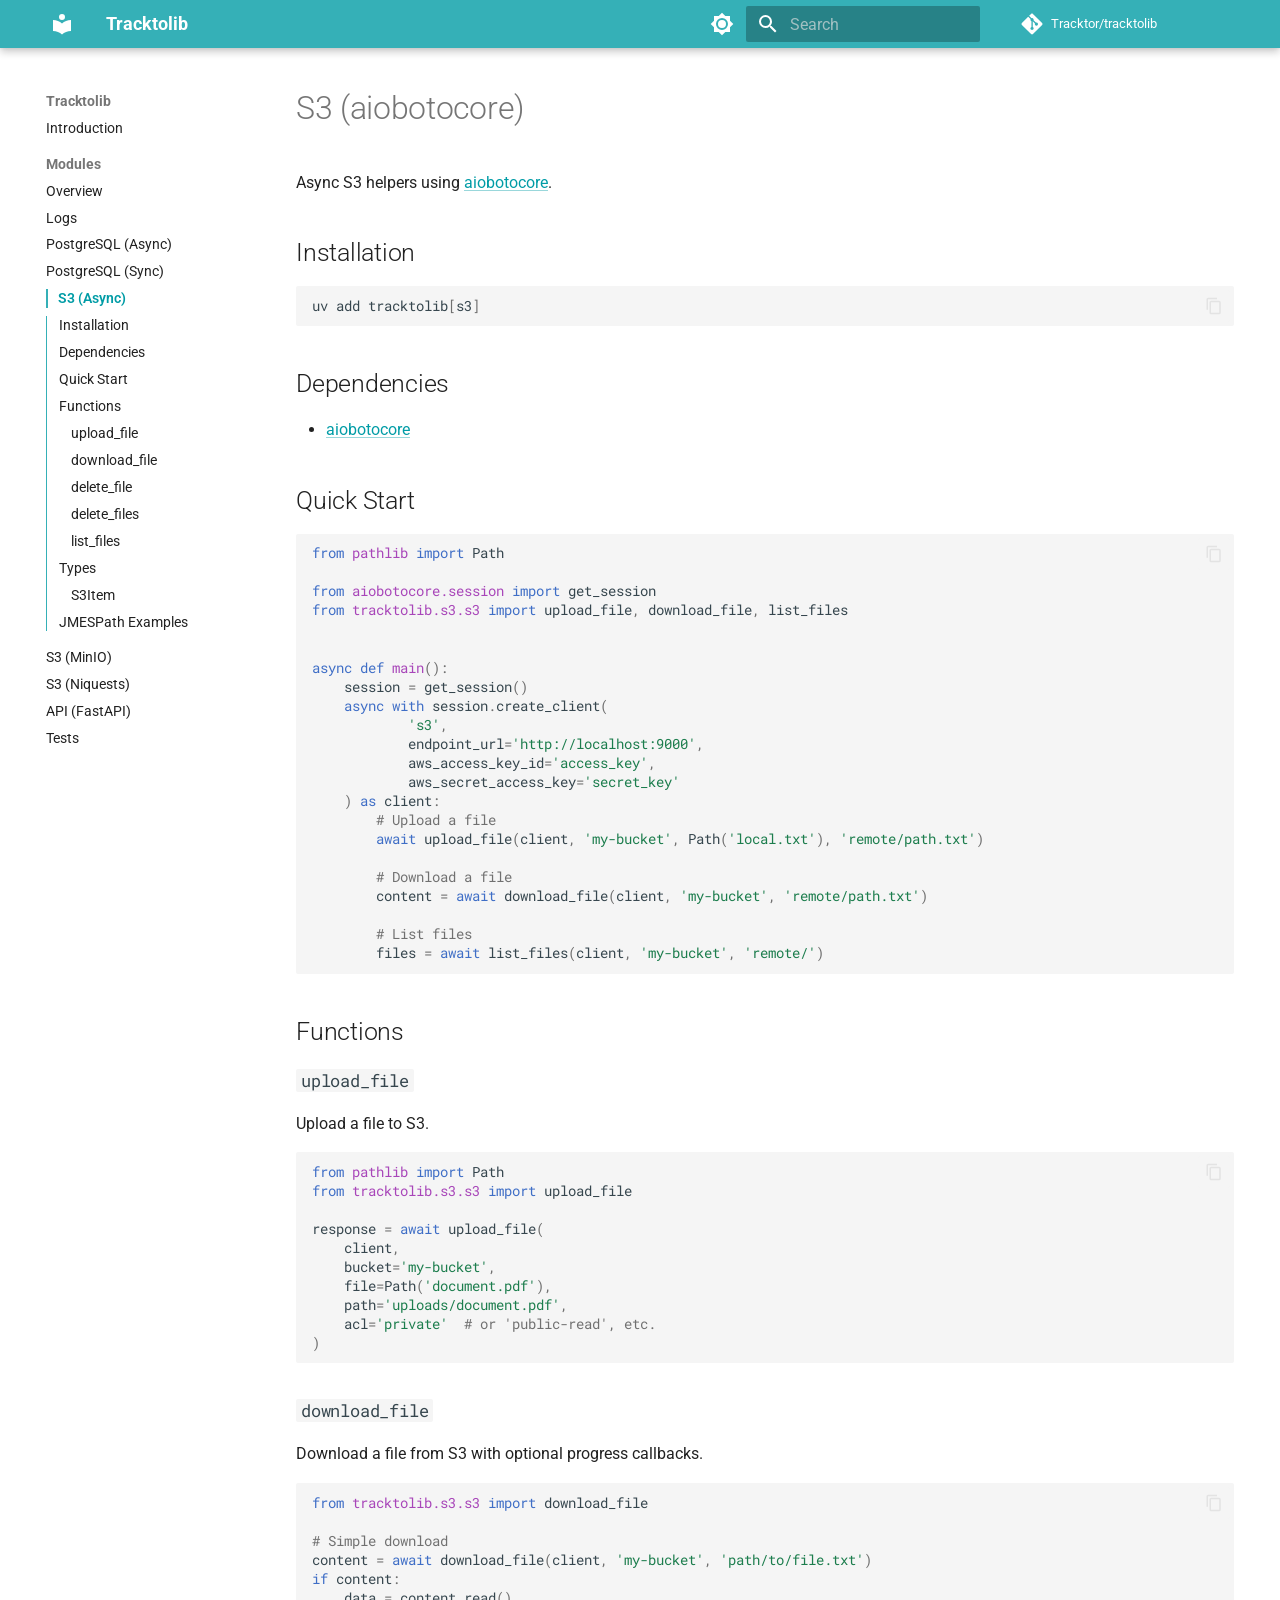
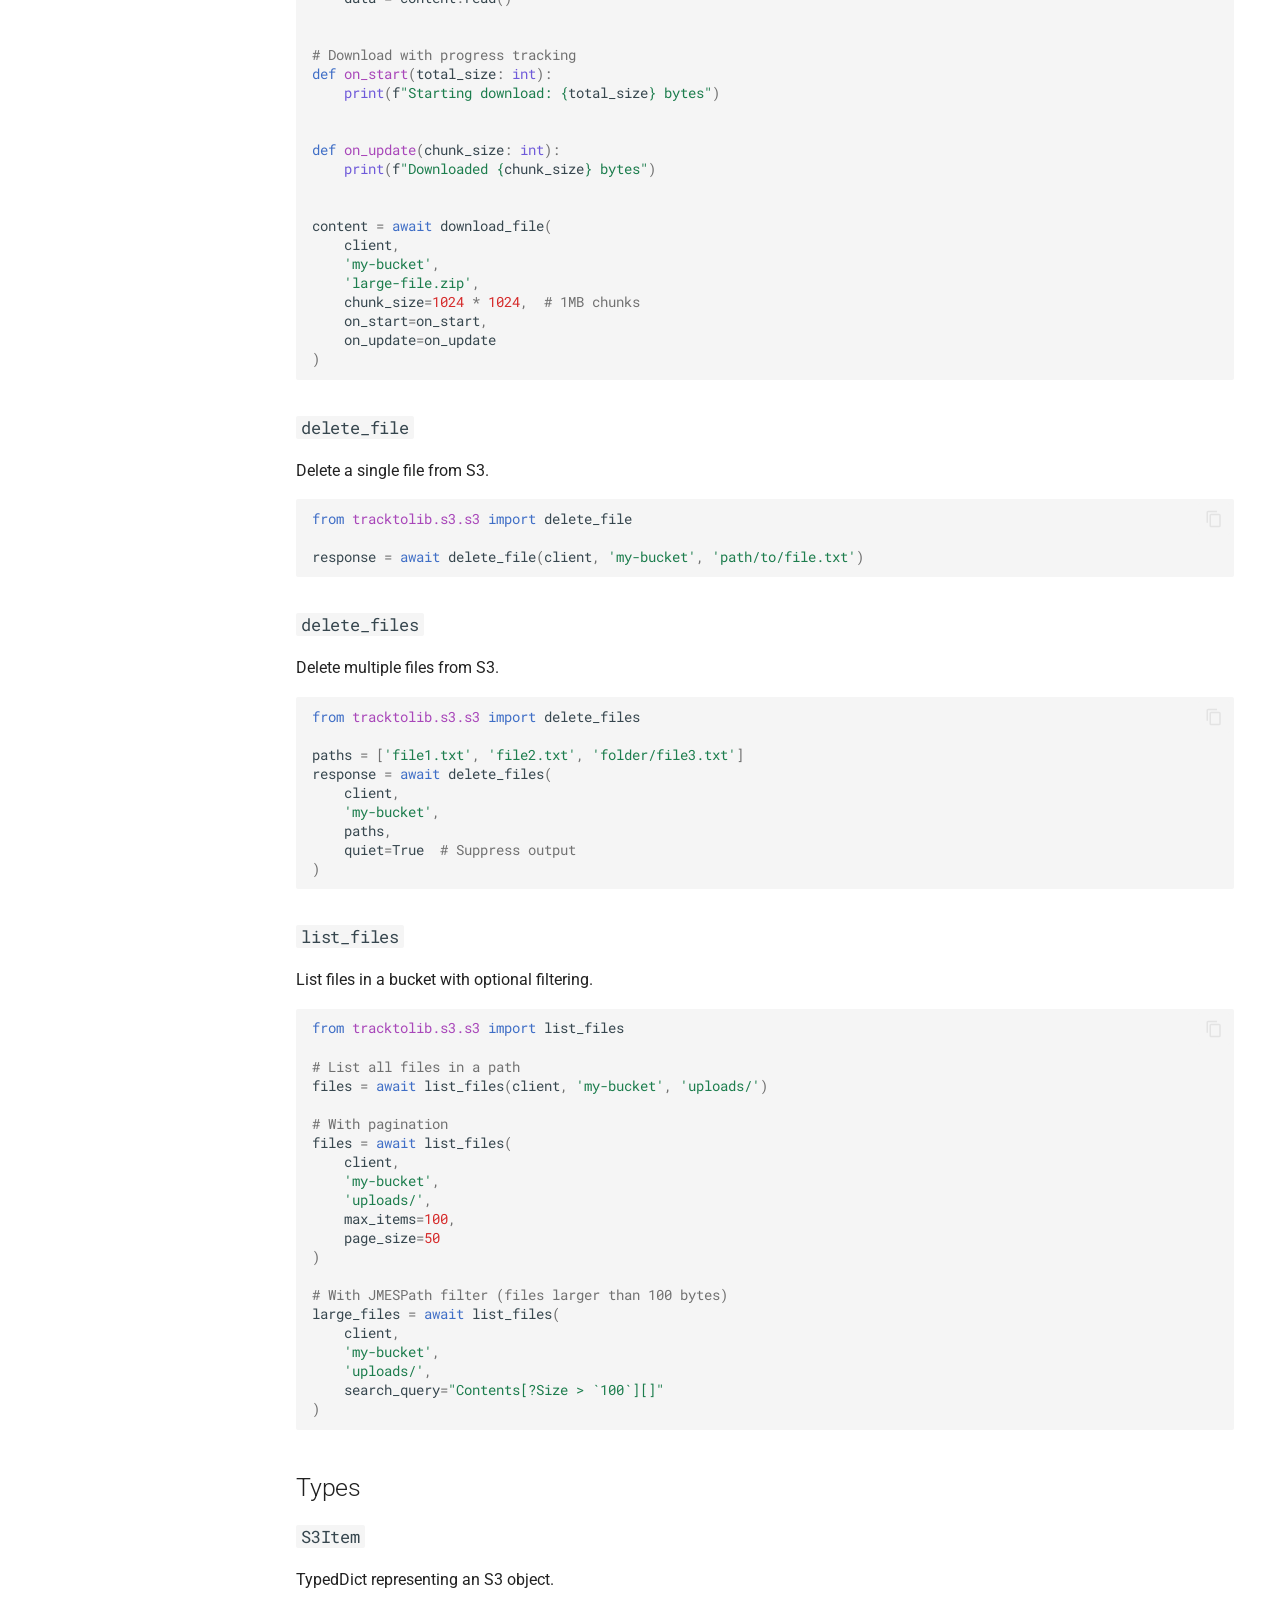
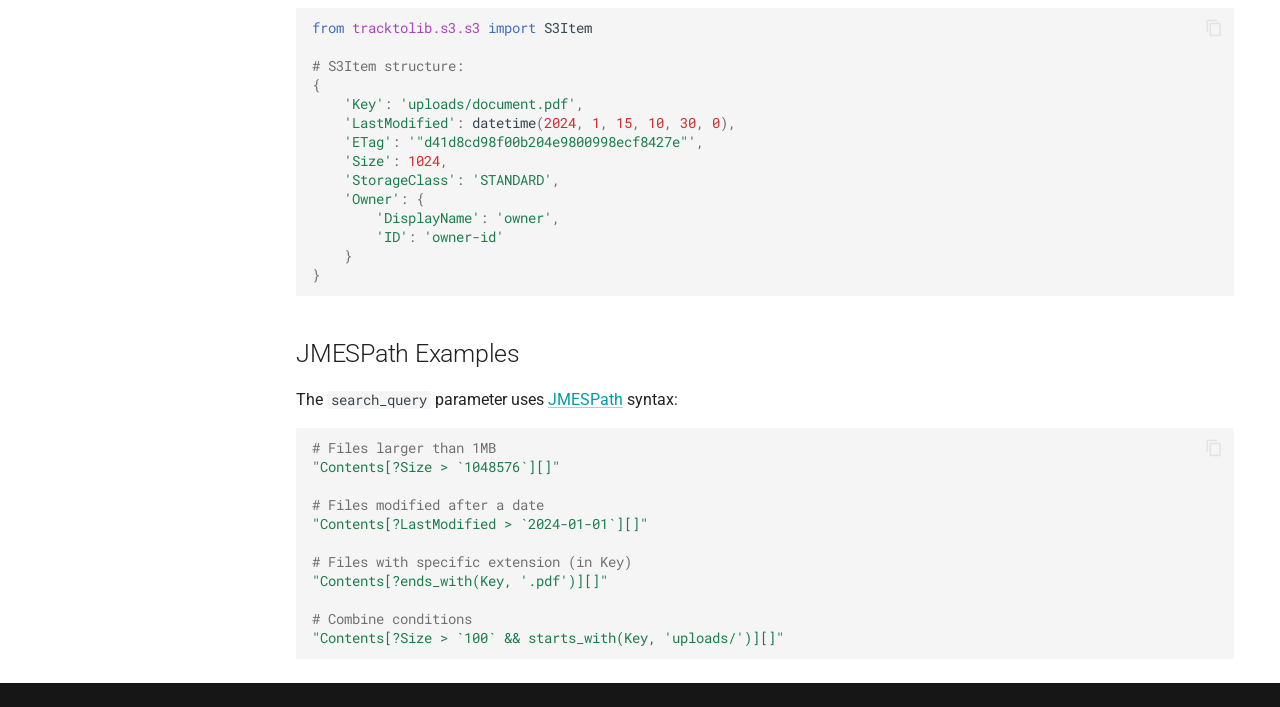
<file: modules/s3/index.html>
<!doctype html>
<html lang="en" class="no-js">
  <head>
    
      <meta charset="utf-8">
      <meta name="viewport" content="width=device-width,initial-scale=1">
      
        <meta name="description" content="Tracktor Swiss-knife Utility library for Python.">
      
      
        <meta name="author" content="Tracktor">
      
      
        <link rel="canonical" href="https://tracktor.github.io/tracktolib/modules/s3/">
      
      
        <link rel="prev" href="../pg-sync/">
      
      
        <link rel="next" href="../s3-minio/">
      
      
        
      
      
      <link rel="icon" href="../../assets/images/favicon.png">
      <meta name="generator" content="mkdocs-1.6.1, mkdocs-material-9.7.1">
    
    
      
        <title>S3 (aiobotocore) - Tracktolib</title>
      
    
    
      <link rel="stylesheet" href="../../assets/stylesheets/main.484c7ddc.min.css">
      
        
        <link rel="stylesheet" href="../../assets/stylesheets/palette.ab4e12ef.min.css">
      
      


    
    
      
    
    
      
        
        
        <link rel="preconnect" href="https://fonts.gstatic.com" crossorigin>
        <link rel="stylesheet" href="https://fonts.googleapis.com/css?family=Roboto:300,300i,400,400i,700,700i%7CRoboto+Mono:400,400i,700,700i&display=fallback">
        <style>:root{--md-text-font:"Roboto";--md-code-font:"Roboto Mono"}</style>
      
    
    
      <link rel="stylesheet" href="../../stylesheets/extra.css">
    
    <script>__md_scope=new URL("../..",location),__md_hash=e=>[...e].reduce(((e,_)=>(e<<5)-e+_.charCodeAt(0)),0),__md_get=(e,_=localStorage,t=__md_scope)=>JSON.parse(_.getItem(t.pathname+"."+e)),__md_set=(e,_,t=localStorage,a=__md_scope)=>{try{t.setItem(a.pathname+"."+e,JSON.stringify(_))}catch(e){}}</script>
    
      

    
    
  </head>
  
  
    
    
      
    
    
    
    
    <body dir="ltr" data-md-color-scheme="default" data-md-color-primary="custom" data-md-color-accent="teal">
  
    
    <input class="md-toggle" data-md-toggle="drawer" type="checkbox" id="__drawer" autocomplete="off">
    <input class="md-toggle" data-md-toggle="search" type="checkbox" id="__search" autocomplete="off">
    <label class="md-overlay" for="__drawer"></label>
    <div data-md-component="skip">
      
        
        <a href="#s3-aiobotocore" class="md-skip">
          Skip to content
        </a>
      
    </div>
    <div data-md-component="announce">
      
    </div>
    
    
      

  

<header class="md-header md-header--shadow" data-md-component="header">
  <nav class="md-header__inner md-grid" aria-label="Header">
    <a href="../.." title="Tracktolib" class="md-header__button md-logo" aria-label="Tracktolib" data-md-component="logo">
      
  
  <svg xmlns="http://www.w3.org/2000/svg" viewBox="0 0 24 24"><path d="M12 8a3 3 0 0 0 3-3 3 3 0 0 0-3-3 3 3 0 0 0-3 3 3 3 0 0 0 3 3m0 3.54C9.64 9.35 6.5 8 3 8v11c3.5 0 6.64 1.35 9 3.54 2.36-2.19 5.5-3.54 9-3.54V8c-3.5 0-6.64 1.35-9 3.54"/></svg>

    </a>
    <label class="md-header__button md-icon" for="__drawer">
      
      <svg xmlns="http://www.w3.org/2000/svg" viewBox="0 0 24 24"><path d="M3 6h18v2H3zm0 5h18v2H3zm0 5h18v2H3z"/></svg>
    </label>
    <div class="md-header__title" data-md-component="header-title">
      <div class="md-header__ellipsis">
        <div class="md-header__topic">
          <span class="md-ellipsis">
            Tracktolib
          </span>
        </div>
        <div class="md-header__topic" data-md-component="header-topic">
          <span class="md-ellipsis">
            
              S3 (aiobotocore)
            
          </span>
        </div>
      </div>
    </div>
    
      
        <form class="md-header__option" data-md-component="palette">
  
    
    
    
    <input class="md-option" data-md-color-media="(prefers-color-scheme: light)" data-md-color-scheme="default" data-md-color-primary="custom" data-md-color-accent="teal"  aria-label="Switch to dark mode"  type="radio" name="__palette" id="__palette_0">
    
      <label class="md-header__button md-icon" title="Switch to dark mode" for="__palette_1" hidden>
        <svg xmlns="http://www.w3.org/2000/svg" viewBox="0 0 24 24"><path d="M12 8a4 4 0 0 0-4 4 4 4 0 0 0 4 4 4 4 0 0 0 4-4 4 4 0 0 0-4-4m0 10a6 6 0 0 1-6-6 6 6 0 0 1 6-6 6 6 0 0 1 6 6 6 6 0 0 1-6 6m8-9.31V4h-4.69L12 .69 8.69 4H4v4.69L.69 12 4 15.31V20h4.69L12 23.31 15.31 20H20v-4.69L23.31 12z"/></svg>
      </label>
    
  
    
    
    
    <input class="md-option" data-md-color-media="(prefers-color-scheme: dark)" data-md-color-scheme="slate" data-md-color-primary="custom" data-md-color-accent="teal"  aria-label="Switch to light mode"  type="radio" name="__palette" id="__palette_1">
    
      <label class="md-header__button md-icon" title="Switch to light mode" for="__palette_0" hidden>
        <svg xmlns="http://www.w3.org/2000/svg" viewBox="0 0 24 24"><path d="M12 18c-.89 0-1.74-.2-2.5-.55C11.56 16.5 13 14.42 13 12s-1.44-4.5-3.5-5.45C10.26 6.2 11.11 6 12 6a6 6 0 0 1 6 6 6 6 0 0 1-6 6m8-9.31V4h-4.69L12 .69 8.69 4H4v4.69L.69 12 4 15.31V20h4.69L12 23.31 15.31 20H20v-4.69L23.31 12z"/></svg>
      </label>
    
  
</form>
      
    
    
      <script>var palette=__md_get("__palette");if(palette&&palette.color){if("(prefers-color-scheme)"===palette.color.media){var media=matchMedia("(prefers-color-scheme: light)"),input=document.querySelector(media.matches?"[data-md-color-media='(prefers-color-scheme: light)']":"[data-md-color-media='(prefers-color-scheme: dark)']");palette.color.media=input.getAttribute("data-md-color-media"),palette.color.scheme=input.getAttribute("data-md-color-scheme"),palette.color.primary=input.getAttribute("data-md-color-primary"),palette.color.accent=input.getAttribute("data-md-color-accent")}for(var[key,value]of Object.entries(palette.color))document.body.setAttribute("data-md-color-"+key,value)}</script>
    
    
    
      
      
        <label class="md-header__button md-icon" for="__search">
          
          <svg xmlns="http://www.w3.org/2000/svg" viewBox="0 0 24 24"><path d="M9.5 3A6.5 6.5 0 0 1 16 9.5c0 1.61-.59 3.09-1.56 4.23l.27.27h.79l5 5-1.5 1.5-5-5v-.79l-.27-.27A6.52 6.52 0 0 1 9.5 16 6.5 6.5 0 0 1 3 9.5 6.5 6.5 0 0 1 9.5 3m0 2C7 5 5 7 5 9.5S7 14 9.5 14 14 12 14 9.5 12 5 9.5 5"/></svg>
        </label>
        <div class="md-search" data-md-component="search" role="dialog">
  <label class="md-search__overlay" for="__search"></label>
  <div class="md-search__inner" role="search">
    <form class="md-search__form" name="search">
      <input type="text" class="md-search__input" name="query" aria-label="Search" placeholder="Search" autocapitalize="off" autocorrect="off" autocomplete="off" spellcheck="false" data-md-component="search-query" required>
      <label class="md-search__icon md-icon" for="__search">
        
        <svg xmlns="http://www.w3.org/2000/svg" viewBox="0 0 24 24"><path d="M9.5 3A6.5 6.5 0 0 1 16 9.5c0 1.61-.59 3.09-1.56 4.23l.27.27h.79l5 5-1.5 1.5-5-5v-.79l-.27-.27A6.52 6.52 0 0 1 9.5 16 6.5 6.5 0 0 1 3 9.5 6.5 6.5 0 0 1 9.5 3m0 2C7 5 5 7 5 9.5S7 14 9.5 14 14 12 14 9.5 12 5 9.5 5"/></svg>
        
        <svg xmlns="http://www.w3.org/2000/svg" viewBox="0 0 24 24"><path d="M20 11v2H8l5.5 5.5-1.42 1.42L4.16 12l7.92-7.92L13.5 5.5 8 11z"/></svg>
      </label>
      <nav class="md-search__options" aria-label="Search">
        
        <button type="reset" class="md-search__icon md-icon" title="Clear" aria-label="Clear" tabindex="-1">
          
          <svg xmlns="http://www.w3.org/2000/svg" viewBox="0 0 24 24"><path d="M19 6.41 17.59 5 12 10.59 6.41 5 5 6.41 10.59 12 5 17.59 6.41 19 12 13.41 17.59 19 19 17.59 13.41 12z"/></svg>
        </button>
      </nav>
      
        <div class="md-search__suggest" data-md-component="search-suggest"></div>
      
    </form>
    <div class="md-search__output">
      <div class="md-search__scrollwrap" tabindex="0" data-md-scrollfix>
        <div class="md-search-result" data-md-component="search-result">
          <div class="md-search-result__meta">
            Initializing search
          </div>
          <ol class="md-search-result__list" role="presentation"></ol>
        </div>
      </div>
    </div>
  </div>
</div>
      
    
    
      <div class="md-header__source">
        <a href="https://github.com/Getsoren/tracktolib" title="Go to repository" class="md-source" data-md-component="source">
  <div class="md-source__icon md-icon">
    
    <svg xmlns="http://www.w3.org/2000/svg" viewBox="0 0 448 512"><!--! Font Awesome Free 7.1.0 by @fontawesome - https://fontawesome.com License - https://fontawesome.com/license/free (Icons: CC BY 4.0, Fonts: SIL OFL 1.1, Code: MIT License) Copyright 2025 Fonticons, Inc.--><path d="M439.6 236.1 244 40.5c-5.4-5.5-12.8-8.5-20.4-8.5s-15 3-20.4 8.4L162.5 81l51.5 51.5c27.1-9.1 52.7 16.8 43.4 43.7l49.7 49.7c34.2-11.8 61.2 31 35.5 56.7-26.5 26.5-70.2-2.9-56-37.3L240.3 199v121.9c25.3 12.5 22.3 41.8 9.1 55-6.4 6.4-15.2 10.1-24.3 10.1s-17.8-3.6-24.3-10.1c-17.6-17.6-11.1-46.9 11.2-56v-123c-20.8-8.5-24.6-30.7-18.6-45L142.6 101 8.5 235.1C3 240.6 0 247.9 0 255.5s3 15 8.5 20.4l195.6 195.7c5.4 5.4 12.7 8.4 20.4 8.4s15-3 20.4-8.4l194.7-194.7c5.4-5.4 8.4-12.8 8.4-20.4s-3-15-8.4-20.4"/></svg>
  </div>
  <div class="md-source__repository">
    Tracktor/tracktolib
  </div>
</a>
      </div>
    
  </nav>
  
</header>
    
    <div class="md-container" data-md-component="container">
      
      
        
          
        
      
      <main class="md-main" data-md-component="main">
        <div class="md-main__inner md-grid">
          
            
              
              <div class="md-sidebar md-sidebar--primary" data-md-component="sidebar" data-md-type="navigation" >
                <div class="md-sidebar__scrollwrap">
                  <div class="md-sidebar__inner">
                    



  

<nav class="md-nav md-nav--primary md-nav--integrated" aria-label="Navigation" data-md-level="0">
  <label class="md-nav__title" for="__drawer">
    <a href="../.." title="Tracktolib" class="md-nav__button md-logo" aria-label="Tracktolib" data-md-component="logo">
      
  
  <svg xmlns="http://www.w3.org/2000/svg" viewBox="0 0 24 24"><path d="M12 8a3 3 0 0 0 3-3 3 3 0 0 0-3-3 3 3 0 0 0-3 3 3 3 0 0 0 3 3m0 3.54C9.64 9.35 6.5 8 3 8v11c3.5 0 6.64 1.35 9 3.54 2.36-2.19 5.5-3.54 9-3.54V8c-3.5 0-6.64 1.35-9 3.54"/></svg>

    </a>
    Tracktolib
  </label>
  
    <div class="md-nav__source">
      <a href="https://github.com/Getsoren/tracktolib" title="Go to repository" class="md-source" data-md-component="source">
  <div class="md-source__icon md-icon">
    
    <svg xmlns="http://www.w3.org/2000/svg" viewBox="0 0 448 512"><!--! Font Awesome Free 7.1.0 by @fontawesome - https://fontawesome.com License - https://fontawesome.com/license/free (Icons: CC BY 4.0, Fonts: SIL OFL 1.1, Code: MIT License) Copyright 2025 Fonticons, Inc.--><path d="M439.6 236.1 244 40.5c-5.4-5.5-12.8-8.5-20.4-8.5s-15 3-20.4 8.4L162.5 81l51.5 51.5c27.1-9.1 52.7 16.8 43.4 43.7l49.7 49.7c34.2-11.8 61.2 31 35.5 56.7-26.5 26.5-70.2-2.9-56-37.3L240.3 199v121.9c25.3 12.5 22.3 41.8 9.1 55-6.4 6.4-15.2 10.1-24.3 10.1s-17.8-3.6-24.3-10.1c-17.6-17.6-11.1-46.9 11.2-56v-123c-20.8-8.5-24.6-30.7-18.6-45L142.6 101 8.5 235.1C3 240.6 0 247.9 0 255.5s3 15 8.5 20.4l195.6 195.7c5.4 5.4 12.7 8.4 20.4 8.4s15-3 20.4-8.4l194.7-194.7c5.4-5.4 8.4-12.8 8.4-20.4s-3-15-8.4-20.4"/></svg>
  </div>
  <div class="md-source__repository">
    Tracktor/tracktolib
  </div>
</a>
    </div>
  
  <ul class="md-nav__list" data-md-scrollfix>
    
      
      
  
  
  
  
    <li class="md-nav__item">
      <a href="../.." class="md-nav__link">
        
  
  
  <span class="md-ellipsis">
    
  
    Introduction
  

    
  </span>
  
  

      </a>
    </li>
  

    
      
      
  
  
    
  
  
  
    
    
    
    
      
        
        
      
    
    
    <li class="md-nav__item md-nav__item--active md-nav__item--section md-nav__item--nested">
      
        
        
        <input class="md-nav__toggle md-toggle " type="checkbox" id="__nav_2" checked>
        
          
          <label class="md-nav__link" for="__nav_2" id="__nav_2_label" tabindex="">
            
  
  
  <span class="md-ellipsis">
    
  
    Modules
  

    
  </span>
  
  

            <span class="md-nav__icon md-icon"></span>
          </label>
        
        <nav class="md-nav" data-md-level="1" aria-labelledby="__nav_2_label" aria-expanded="true">
          <label class="md-nav__title" for="__nav_2">
            <span class="md-nav__icon md-icon"></span>
            
  
    Modules
  

          </label>
          <ul class="md-nav__list" data-md-scrollfix>
            
              
                
  
  
  
  
    <li class="md-nav__item">
      <a href="../" class="md-nav__link">
        
  
  
  <span class="md-ellipsis">
    
  
    Overview
  

    
  </span>
  
  

      </a>
    </li>
  

              
            
              
                
  
  
  
  
    <li class="md-nav__item">
      <a href="../logs/" class="md-nav__link">
        
  
  
  <span class="md-ellipsis">
    
  
    Logs
  

    
  </span>
  
  

      </a>
    </li>
  

              
            
              
                
  
  
  
  
    <li class="md-nav__item">
      <a href="../pg/" class="md-nav__link">
        
  
  
  <span class="md-ellipsis">
    
  
    PostgreSQL (Async)
  

    
  </span>
  
  

      </a>
    </li>
  

              
            
              
                
  
  
  
  
    <li class="md-nav__item">
      <a href="../pg-sync/" class="md-nav__link">
        
  
  
  <span class="md-ellipsis">
    
  
    PostgreSQL (Sync)
  

    
  </span>
  
  

      </a>
    </li>
  

              
            
              
                
  
  
    
  
  
  
    <li class="md-nav__item md-nav__item--active">
      
      <input class="md-nav__toggle md-toggle" type="checkbox" id="__toc">
      
      
        
      
      
        <label class="md-nav__link md-nav__link--active" for="__toc">
          
  
  
  <span class="md-ellipsis">
    
  
    S3 (Async)
  

    
  </span>
  
  

          <span class="md-nav__icon md-icon"></span>
        </label>
      
      <a href="./" class="md-nav__link md-nav__link--active">
        
  
  
  <span class="md-ellipsis">
    
  
    S3 (Async)
  

    
  </span>
  
  

      </a>
      
        

<nav class="md-nav md-nav--secondary" aria-label="Table of contents">
  
  
  
    
  
  
    <label class="md-nav__title" for="__toc">
      <span class="md-nav__icon md-icon"></span>
      Table of contents
    </label>
    <ul class="md-nav__list" data-md-component="toc" data-md-scrollfix>
      
        <li class="md-nav__item">
  <a href="#installation" class="md-nav__link">
    <span class="md-ellipsis">
      
        Installation
      
    </span>
  </a>
  
</li>
      
        <li class="md-nav__item">
  <a href="#dependencies" class="md-nav__link">
    <span class="md-ellipsis">
      
        Dependencies
      
    </span>
  </a>
  
</li>
      
        <li class="md-nav__item">
  <a href="#quick-start" class="md-nav__link">
    <span class="md-ellipsis">
      
        Quick Start
      
    </span>
  </a>
  
</li>
      
        <li class="md-nav__item">
  <a href="#functions" class="md-nav__link">
    <span class="md-ellipsis">
      
        Functions
      
    </span>
  </a>
  
    <nav class="md-nav" aria-label="Functions">
      <ul class="md-nav__list">
        
          <li class="md-nav__item">
  <a href="#upload_file" class="md-nav__link">
    <span class="md-ellipsis">
      
        upload_file
      
    </span>
  </a>
  
</li>
        
          <li class="md-nav__item">
  <a href="#download_file" class="md-nav__link">
    <span class="md-ellipsis">
      
        download_file
      
    </span>
  </a>
  
</li>
        
          <li class="md-nav__item">
  <a href="#delete_file" class="md-nav__link">
    <span class="md-ellipsis">
      
        delete_file
      
    </span>
  </a>
  
</li>
        
          <li class="md-nav__item">
  <a href="#delete_files" class="md-nav__link">
    <span class="md-ellipsis">
      
        delete_files
      
    </span>
  </a>
  
</li>
        
          <li class="md-nav__item">
  <a href="#list_files" class="md-nav__link">
    <span class="md-ellipsis">
      
        list_files
      
    </span>
  </a>
  
</li>
        
      </ul>
    </nav>
  
</li>
      
        <li class="md-nav__item">
  <a href="#types" class="md-nav__link">
    <span class="md-ellipsis">
      
        Types
      
    </span>
  </a>
  
    <nav class="md-nav" aria-label="Types">
      <ul class="md-nav__list">
        
          <li class="md-nav__item">
  <a href="#s3item" class="md-nav__link">
    <span class="md-ellipsis">
      
        S3Item
      
    </span>
  </a>
  
</li>
        
      </ul>
    </nav>
  
</li>
      
        <li class="md-nav__item">
  <a href="#jmespath-examples" class="md-nav__link">
    <span class="md-ellipsis">
      
        JMESPath Examples
      
    </span>
  </a>
  
</li>
      
    </ul>
  
</nav>
      
    </li>
  

              
            
              
                
  
  
  
  
    <li class="md-nav__item">
      <a href="../s3-minio/" class="md-nav__link">
        
  
  
  <span class="md-ellipsis">
    
  
    S3 (MinIO)
  

    
  </span>
  
  

      </a>
    </li>
  

              
            
              
                
  
  
  
  
    <li class="md-nav__item">
      <a href="../s3-niquests/" class="md-nav__link">
        
  
  
  <span class="md-ellipsis">
    
  
    S3 (Niquests)
  

    
  </span>
  
  

      </a>
    </li>
  

              
            
              
                
  
  
  
  
    <li class="md-nav__item">
      <a href="../api/" class="md-nav__link">
        
  
  
  <span class="md-ellipsis">
    
  
    API (FastAPI)
  

    
  </span>
  
  

      </a>
    </li>
  

              
            
              
                
  
  
  
  
    <li class="md-nav__item">
      <a href="../tests/" class="md-nav__link">
        
  
  
  <span class="md-ellipsis">
    
  
    Tests
  

    
  </span>
  
  

      </a>
    </li>
  

              
            
          </ul>
        </nav>
      
    </li>
  

    
  </ul>
</nav>
                  </div>
                </div>
              </div>
            
            
          
          
            <div class="md-content" data-md-component="content">
              
              <article class="md-content__inner md-typeset">
                
                  


  
  


<h1 id="s3-aiobotocore">S3 (aiobotocore)</h1>
<p>Async S3 helpers using <a href="https://github.com/aio-libs/aiobotocore">aiobotocore</a>.</p>
<h2 id="installation">Installation</h2>
<div class="highlight"><pre><span></span><code><a id="__codelineno-0-1" name="__codelineno-0-1" href="#__codelineno-0-1"></a>uv<span class="w"> </span>add<span class="w"> </span>tracktolib<span class="o">[</span>s3<span class="o">]</span>
</code></pre></div>
<h2 id="dependencies">Dependencies</h2>
<ul>
<li><a href="https://github.com/aio-libs/aiobotocore">aiobotocore</a></li>
</ul>
<h2 id="quick-start">Quick Start</h2>
<div class="highlight"><pre><span></span><code><a id="__codelineno-1-1" name="__codelineno-1-1" href="#__codelineno-1-1"></a><span class="kn">from</span><span class="w"> </span><span class="nn">pathlib</span><span class="w"> </span><span class="kn">import</span> <span class="n">Path</span>
<a id="__codelineno-1-2" name="__codelineno-1-2" href="#__codelineno-1-2"></a>
<a id="__codelineno-1-3" name="__codelineno-1-3" href="#__codelineno-1-3"></a><span class="kn">from</span><span class="w"> </span><span class="nn">aiobotocore.session</span><span class="w"> </span><span class="kn">import</span> <span class="n">get_session</span>
<a id="__codelineno-1-4" name="__codelineno-1-4" href="#__codelineno-1-4"></a><span class="kn">from</span><span class="w"> </span><span class="nn">tracktolib.s3.s3</span><span class="w"> </span><span class="kn">import</span> <span class="n">upload_file</span><span class="p">,</span> <span class="n">download_file</span><span class="p">,</span> <span class="n">list_files</span>
<a id="__codelineno-1-5" name="__codelineno-1-5" href="#__codelineno-1-5"></a>
<a id="__codelineno-1-6" name="__codelineno-1-6" href="#__codelineno-1-6"></a>
<a id="__codelineno-1-7" name="__codelineno-1-7" href="#__codelineno-1-7"></a><span class="k">async</span> <span class="k">def</span><span class="w"> </span><span class="nf">main</span><span class="p">():</span>
<a id="__codelineno-1-8" name="__codelineno-1-8" href="#__codelineno-1-8"></a>    <span class="n">session</span> <span class="o">=</span> <span class="n">get_session</span><span class="p">()</span>
<a id="__codelineno-1-9" name="__codelineno-1-9" href="#__codelineno-1-9"></a>    <span class="k">async</span> <span class="k">with</span> <span class="n">session</span><span class="o">.</span><span class="n">create_client</span><span class="p">(</span>
<a id="__codelineno-1-10" name="__codelineno-1-10" href="#__codelineno-1-10"></a>            <span class="s1">&#39;s3&#39;</span><span class="p">,</span>
<a id="__codelineno-1-11" name="__codelineno-1-11" href="#__codelineno-1-11"></a>            <span class="n">endpoint_url</span><span class="o">=</span><span class="s1">&#39;http://localhost:9000&#39;</span><span class="p">,</span>
<a id="__codelineno-1-12" name="__codelineno-1-12" href="#__codelineno-1-12"></a>            <span class="n">aws_access_key_id</span><span class="o">=</span><span class="s1">&#39;access_key&#39;</span><span class="p">,</span>
<a id="__codelineno-1-13" name="__codelineno-1-13" href="#__codelineno-1-13"></a>            <span class="n">aws_secret_access_key</span><span class="o">=</span><span class="s1">&#39;secret_key&#39;</span>
<a id="__codelineno-1-14" name="__codelineno-1-14" href="#__codelineno-1-14"></a>    <span class="p">)</span> <span class="k">as</span> <span class="n">client</span><span class="p">:</span>
<a id="__codelineno-1-15" name="__codelineno-1-15" href="#__codelineno-1-15"></a>        <span class="c1"># Upload a file</span>
<a id="__codelineno-1-16" name="__codelineno-1-16" href="#__codelineno-1-16"></a>        <span class="k">await</span> <span class="n">upload_file</span><span class="p">(</span><span class="n">client</span><span class="p">,</span> <span class="s1">&#39;my-bucket&#39;</span><span class="p">,</span> <span class="n">Path</span><span class="p">(</span><span class="s1">&#39;local.txt&#39;</span><span class="p">),</span> <span class="s1">&#39;remote/path.txt&#39;</span><span class="p">)</span>
<a id="__codelineno-1-17" name="__codelineno-1-17" href="#__codelineno-1-17"></a>
<a id="__codelineno-1-18" name="__codelineno-1-18" href="#__codelineno-1-18"></a>        <span class="c1"># Download a file</span>
<a id="__codelineno-1-19" name="__codelineno-1-19" href="#__codelineno-1-19"></a>        <span class="n">content</span> <span class="o">=</span> <span class="k">await</span> <span class="n">download_file</span><span class="p">(</span><span class="n">client</span><span class="p">,</span> <span class="s1">&#39;my-bucket&#39;</span><span class="p">,</span> <span class="s1">&#39;remote/path.txt&#39;</span><span class="p">)</span>
<a id="__codelineno-1-20" name="__codelineno-1-20" href="#__codelineno-1-20"></a>
<a id="__codelineno-1-21" name="__codelineno-1-21" href="#__codelineno-1-21"></a>        <span class="c1"># List files</span>
<a id="__codelineno-1-22" name="__codelineno-1-22" href="#__codelineno-1-22"></a>        <span class="n">files</span> <span class="o">=</span> <span class="k">await</span> <span class="n">list_files</span><span class="p">(</span><span class="n">client</span><span class="p">,</span> <span class="s1">&#39;my-bucket&#39;</span><span class="p">,</span> <span class="s1">&#39;remote/&#39;</span><span class="p">)</span>
</code></pre></div>
<h2 id="functions">Functions</h2>
<h3 id="upload_file"><code>upload_file</code></h3>
<p>Upload a file to S3.</p>
<div class="highlight"><pre><span></span><code><a id="__codelineno-2-1" name="__codelineno-2-1" href="#__codelineno-2-1"></a><span class="kn">from</span><span class="w"> </span><span class="nn">pathlib</span><span class="w"> </span><span class="kn">import</span> <span class="n">Path</span>
<a id="__codelineno-2-2" name="__codelineno-2-2" href="#__codelineno-2-2"></a><span class="kn">from</span><span class="w"> </span><span class="nn">tracktolib.s3.s3</span><span class="w"> </span><span class="kn">import</span> <span class="n">upload_file</span>
<a id="__codelineno-2-3" name="__codelineno-2-3" href="#__codelineno-2-3"></a>
<a id="__codelineno-2-4" name="__codelineno-2-4" href="#__codelineno-2-4"></a><span class="n">response</span> <span class="o">=</span> <span class="k">await</span> <span class="n">upload_file</span><span class="p">(</span>
<a id="__codelineno-2-5" name="__codelineno-2-5" href="#__codelineno-2-5"></a>    <span class="n">client</span><span class="p">,</span>
<a id="__codelineno-2-6" name="__codelineno-2-6" href="#__codelineno-2-6"></a>    <span class="n">bucket</span><span class="o">=</span><span class="s1">&#39;my-bucket&#39;</span><span class="p">,</span>
<a id="__codelineno-2-7" name="__codelineno-2-7" href="#__codelineno-2-7"></a>    <span class="n">file</span><span class="o">=</span><span class="n">Path</span><span class="p">(</span><span class="s1">&#39;document.pdf&#39;</span><span class="p">),</span>
<a id="__codelineno-2-8" name="__codelineno-2-8" href="#__codelineno-2-8"></a>    <span class="n">path</span><span class="o">=</span><span class="s1">&#39;uploads/document.pdf&#39;</span><span class="p">,</span>
<a id="__codelineno-2-9" name="__codelineno-2-9" href="#__codelineno-2-9"></a>    <span class="n">acl</span><span class="o">=</span><span class="s1">&#39;private&#39;</span>  <span class="c1"># or &#39;public-read&#39;, etc.</span>
<a id="__codelineno-2-10" name="__codelineno-2-10" href="#__codelineno-2-10"></a><span class="p">)</span>
</code></pre></div>
<h3 id="download_file"><code>download_file</code></h3>
<p>Download a file from S3 with optional progress callbacks.</p>
<div class="highlight"><pre><span></span><code><a id="__codelineno-3-1" name="__codelineno-3-1" href="#__codelineno-3-1"></a><span class="kn">from</span><span class="w"> </span><span class="nn">tracktolib.s3.s3</span><span class="w"> </span><span class="kn">import</span> <span class="n">download_file</span>
<a id="__codelineno-3-2" name="__codelineno-3-2" href="#__codelineno-3-2"></a>
<a id="__codelineno-3-3" name="__codelineno-3-3" href="#__codelineno-3-3"></a><span class="c1"># Simple download</span>
<a id="__codelineno-3-4" name="__codelineno-3-4" href="#__codelineno-3-4"></a><span class="n">content</span> <span class="o">=</span> <span class="k">await</span> <span class="n">download_file</span><span class="p">(</span><span class="n">client</span><span class="p">,</span> <span class="s1">&#39;my-bucket&#39;</span><span class="p">,</span> <span class="s1">&#39;path/to/file.txt&#39;</span><span class="p">)</span>
<a id="__codelineno-3-5" name="__codelineno-3-5" href="#__codelineno-3-5"></a><span class="k">if</span> <span class="n">content</span><span class="p">:</span>
<a id="__codelineno-3-6" name="__codelineno-3-6" href="#__codelineno-3-6"></a>    <span class="n">data</span> <span class="o">=</span> <span class="n">content</span><span class="o">.</span><span class="n">read</span><span class="p">()</span>
<a id="__codelineno-3-7" name="__codelineno-3-7" href="#__codelineno-3-7"></a>
<a id="__codelineno-3-8" name="__codelineno-3-8" href="#__codelineno-3-8"></a>
<a id="__codelineno-3-9" name="__codelineno-3-9" href="#__codelineno-3-9"></a><span class="c1"># Download with progress tracking</span>
<a id="__codelineno-3-10" name="__codelineno-3-10" href="#__codelineno-3-10"></a><span class="k">def</span><span class="w"> </span><span class="nf">on_start</span><span class="p">(</span><span class="n">total_size</span><span class="p">:</span> <span class="nb">int</span><span class="p">):</span>
<a id="__codelineno-3-11" name="__codelineno-3-11" href="#__codelineno-3-11"></a>    <span class="nb">print</span><span class="p">(</span><span class="sa">f</span><span class="s2">&quot;Starting download: </span><span class="si">{</span><span class="n">total_size</span><span class="si">}</span><span class="s2"> bytes&quot;</span><span class="p">)</span>
<a id="__codelineno-3-12" name="__codelineno-3-12" href="#__codelineno-3-12"></a>
<a id="__codelineno-3-13" name="__codelineno-3-13" href="#__codelineno-3-13"></a>
<a id="__codelineno-3-14" name="__codelineno-3-14" href="#__codelineno-3-14"></a><span class="k">def</span><span class="w"> </span><span class="nf">on_update</span><span class="p">(</span><span class="n">chunk_size</span><span class="p">:</span> <span class="nb">int</span><span class="p">):</span>
<a id="__codelineno-3-15" name="__codelineno-3-15" href="#__codelineno-3-15"></a>    <span class="nb">print</span><span class="p">(</span><span class="sa">f</span><span class="s2">&quot;Downloaded </span><span class="si">{</span><span class="n">chunk_size</span><span class="si">}</span><span class="s2"> bytes&quot;</span><span class="p">)</span>
<a id="__codelineno-3-16" name="__codelineno-3-16" href="#__codelineno-3-16"></a>
<a id="__codelineno-3-17" name="__codelineno-3-17" href="#__codelineno-3-17"></a>
<a id="__codelineno-3-18" name="__codelineno-3-18" href="#__codelineno-3-18"></a><span class="n">content</span> <span class="o">=</span> <span class="k">await</span> <span class="n">download_file</span><span class="p">(</span>
<a id="__codelineno-3-19" name="__codelineno-3-19" href="#__codelineno-3-19"></a>    <span class="n">client</span><span class="p">,</span>
<a id="__codelineno-3-20" name="__codelineno-3-20" href="#__codelineno-3-20"></a>    <span class="s1">&#39;my-bucket&#39;</span><span class="p">,</span>
<a id="__codelineno-3-21" name="__codelineno-3-21" href="#__codelineno-3-21"></a>    <span class="s1">&#39;large-file.zip&#39;</span><span class="p">,</span>
<a id="__codelineno-3-22" name="__codelineno-3-22" href="#__codelineno-3-22"></a>    <span class="n">chunk_size</span><span class="o">=</span><span class="mi">1024</span> <span class="o">*</span> <span class="mi">1024</span><span class="p">,</span>  <span class="c1"># 1MB chunks</span>
<a id="__codelineno-3-23" name="__codelineno-3-23" href="#__codelineno-3-23"></a>    <span class="n">on_start</span><span class="o">=</span><span class="n">on_start</span><span class="p">,</span>
<a id="__codelineno-3-24" name="__codelineno-3-24" href="#__codelineno-3-24"></a>    <span class="n">on_update</span><span class="o">=</span><span class="n">on_update</span>
<a id="__codelineno-3-25" name="__codelineno-3-25" href="#__codelineno-3-25"></a><span class="p">)</span>
</code></pre></div>
<h3 id="delete_file"><code>delete_file</code></h3>
<p>Delete a single file from S3.</p>
<div class="highlight"><pre><span></span><code><a id="__codelineno-4-1" name="__codelineno-4-1" href="#__codelineno-4-1"></a><span class="kn">from</span><span class="w"> </span><span class="nn">tracktolib.s3.s3</span><span class="w"> </span><span class="kn">import</span> <span class="n">delete_file</span>
<a id="__codelineno-4-2" name="__codelineno-4-2" href="#__codelineno-4-2"></a>
<a id="__codelineno-4-3" name="__codelineno-4-3" href="#__codelineno-4-3"></a><span class="n">response</span> <span class="o">=</span> <span class="k">await</span> <span class="n">delete_file</span><span class="p">(</span><span class="n">client</span><span class="p">,</span> <span class="s1">&#39;my-bucket&#39;</span><span class="p">,</span> <span class="s1">&#39;path/to/file.txt&#39;</span><span class="p">)</span>
</code></pre></div>
<h3 id="delete_files"><code>delete_files</code></h3>
<p>Delete multiple files from S3.</p>
<div class="highlight"><pre><span></span><code><a id="__codelineno-5-1" name="__codelineno-5-1" href="#__codelineno-5-1"></a><span class="kn">from</span><span class="w"> </span><span class="nn">tracktolib.s3.s3</span><span class="w"> </span><span class="kn">import</span> <span class="n">delete_files</span>
<a id="__codelineno-5-2" name="__codelineno-5-2" href="#__codelineno-5-2"></a>
<a id="__codelineno-5-3" name="__codelineno-5-3" href="#__codelineno-5-3"></a><span class="n">paths</span> <span class="o">=</span> <span class="p">[</span><span class="s1">&#39;file1.txt&#39;</span><span class="p">,</span> <span class="s1">&#39;file2.txt&#39;</span><span class="p">,</span> <span class="s1">&#39;folder/file3.txt&#39;</span><span class="p">]</span>
<a id="__codelineno-5-4" name="__codelineno-5-4" href="#__codelineno-5-4"></a><span class="n">response</span> <span class="o">=</span> <span class="k">await</span> <span class="n">delete_files</span><span class="p">(</span>
<a id="__codelineno-5-5" name="__codelineno-5-5" href="#__codelineno-5-5"></a>    <span class="n">client</span><span class="p">,</span>
<a id="__codelineno-5-6" name="__codelineno-5-6" href="#__codelineno-5-6"></a>    <span class="s1">&#39;my-bucket&#39;</span><span class="p">,</span>
<a id="__codelineno-5-7" name="__codelineno-5-7" href="#__codelineno-5-7"></a>    <span class="n">paths</span><span class="p">,</span>
<a id="__codelineno-5-8" name="__codelineno-5-8" href="#__codelineno-5-8"></a>    <span class="n">quiet</span><span class="o">=</span><span class="kc">True</span>  <span class="c1"># Suppress output</span>
<a id="__codelineno-5-9" name="__codelineno-5-9" href="#__codelineno-5-9"></a><span class="p">)</span>
</code></pre></div>
<h3 id="list_files"><code>list_files</code></h3>
<p>List files in a bucket with optional filtering.</p>
<div class="highlight"><pre><span></span><code><a id="__codelineno-6-1" name="__codelineno-6-1" href="#__codelineno-6-1"></a><span class="kn">from</span><span class="w"> </span><span class="nn">tracktolib.s3.s3</span><span class="w"> </span><span class="kn">import</span> <span class="n">list_files</span>
<a id="__codelineno-6-2" name="__codelineno-6-2" href="#__codelineno-6-2"></a>
<a id="__codelineno-6-3" name="__codelineno-6-3" href="#__codelineno-6-3"></a><span class="c1"># List all files in a path</span>
<a id="__codelineno-6-4" name="__codelineno-6-4" href="#__codelineno-6-4"></a><span class="n">files</span> <span class="o">=</span> <span class="k">await</span> <span class="n">list_files</span><span class="p">(</span><span class="n">client</span><span class="p">,</span> <span class="s1">&#39;my-bucket&#39;</span><span class="p">,</span> <span class="s1">&#39;uploads/&#39;</span><span class="p">)</span>
<a id="__codelineno-6-5" name="__codelineno-6-5" href="#__codelineno-6-5"></a>
<a id="__codelineno-6-6" name="__codelineno-6-6" href="#__codelineno-6-6"></a><span class="c1"># With pagination</span>
<a id="__codelineno-6-7" name="__codelineno-6-7" href="#__codelineno-6-7"></a><span class="n">files</span> <span class="o">=</span> <span class="k">await</span> <span class="n">list_files</span><span class="p">(</span>
<a id="__codelineno-6-8" name="__codelineno-6-8" href="#__codelineno-6-8"></a>    <span class="n">client</span><span class="p">,</span>
<a id="__codelineno-6-9" name="__codelineno-6-9" href="#__codelineno-6-9"></a>    <span class="s1">&#39;my-bucket&#39;</span><span class="p">,</span>
<a id="__codelineno-6-10" name="__codelineno-6-10" href="#__codelineno-6-10"></a>    <span class="s1">&#39;uploads/&#39;</span><span class="p">,</span>
<a id="__codelineno-6-11" name="__codelineno-6-11" href="#__codelineno-6-11"></a>    <span class="n">max_items</span><span class="o">=</span><span class="mi">100</span><span class="p">,</span>
<a id="__codelineno-6-12" name="__codelineno-6-12" href="#__codelineno-6-12"></a>    <span class="n">page_size</span><span class="o">=</span><span class="mi">50</span>
<a id="__codelineno-6-13" name="__codelineno-6-13" href="#__codelineno-6-13"></a><span class="p">)</span>
<a id="__codelineno-6-14" name="__codelineno-6-14" href="#__codelineno-6-14"></a>
<a id="__codelineno-6-15" name="__codelineno-6-15" href="#__codelineno-6-15"></a><span class="c1"># With JMESPath filter (files larger than 100 bytes)</span>
<a id="__codelineno-6-16" name="__codelineno-6-16" href="#__codelineno-6-16"></a><span class="n">large_files</span> <span class="o">=</span> <span class="k">await</span> <span class="n">list_files</span><span class="p">(</span>
<a id="__codelineno-6-17" name="__codelineno-6-17" href="#__codelineno-6-17"></a>    <span class="n">client</span><span class="p">,</span>
<a id="__codelineno-6-18" name="__codelineno-6-18" href="#__codelineno-6-18"></a>    <span class="s1">&#39;my-bucket&#39;</span><span class="p">,</span>
<a id="__codelineno-6-19" name="__codelineno-6-19" href="#__codelineno-6-19"></a>    <span class="s1">&#39;uploads/&#39;</span><span class="p">,</span>
<a id="__codelineno-6-20" name="__codelineno-6-20" href="#__codelineno-6-20"></a>    <span class="n">search_query</span><span class="o">=</span><span class="s2">&quot;Contents[?Size &gt; `100`][]&quot;</span>
<a id="__codelineno-6-21" name="__codelineno-6-21" href="#__codelineno-6-21"></a><span class="p">)</span>
</code></pre></div>
<h2 id="types">Types</h2>
<h3 id="s3item"><code>S3Item</code></h3>
<p>TypedDict representing an S3 object.</p>
<div class="highlight"><pre><span></span><code><a id="__codelineno-7-1" name="__codelineno-7-1" href="#__codelineno-7-1"></a><span class="kn">from</span><span class="w"> </span><span class="nn">tracktolib.s3.s3</span><span class="w"> </span><span class="kn">import</span> <span class="n">S3Item</span>
<a id="__codelineno-7-2" name="__codelineno-7-2" href="#__codelineno-7-2"></a>
<a id="__codelineno-7-3" name="__codelineno-7-3" href="#__codelineno-7-3"></a><span class="c1"># S3Item structure:</span>
<a id="__codelineno-7-4" name="__codelineno-7-4" href="#__codelineno-7-4"></a><span class="p">{</span>
<a id="__codelineno-7-5" name="__codelineno-7-5" href="#__codelineno-7-5"></a>    <span class="s1">&#39;Key&#39;</span><span class="p">:</span> <span class="s1">&#39;uploads/document.pdf&#39;</span><span class="p">,</span>
<a id="__codelineno-7-6" name="__codelineno-7-6" href="#__codelineno-7-6"></a>    <span class="s1">&#39;LastModified&#39;</span><span class="p">:</span> <span class="n">datetime</span><span class="p">(</span><span class="mi">2024</span><span class="p">,</span> <span class="mi">1</span><span class="p">,</span> <span class="mi">15</span><span class="p">,</span> <span class="mi">10</span><span class="p">,</span> <span class="mi">30</span><span class="p">,</span> <span class="mi">0</span><span class="p">),</span>
<a id="__codelineno-7-7" name="__codelineno-7-7" href="#__codelineno-7-7"></a>    <span class="s1">&#39;ETag&#39;</span><span class="p">:</span> <span class="s1">&#39;&quot;d41d8cd98f00b204e9800998ecf8427e&quot;&#39;</span><span class="p">,</span>
<a id="__codelineno-7-8" name="__codelineno-7-8" href="#__codelineno-7-8"></a>    <span class="s1">&#39;Size&#39;</span><span class="p">:</span> <span class="mi">1024</span><span class="p">,</span>
<a id="__codelineno-7-9" name="__codelineno-7-9" href="#__codelineno-7-9"></a>    <span class="s1">&#39;StorageClass&#39;</span><span class="p">:</span> <span class="s1">&#39;STANDARD&#39;</span><span class="p">,</span>
<a id="__codelineno-7-10" name="__codelineno-7-10" href="#__codelineno-7-10"></a>    <span class="s1">&#39;Owner&#39;</span><span class="p">:</span> <span class="p">{</span>
<a id="__codelineno-7-11" name="__codelineno-7-11" href="#__codelineno-7-11"></a>        <span class="s1">&#39;DisplayName&#39;</span><span class="p">:</span> <span class="s1">&#39;owner&#39;</span><span class="p">,</span>
<a id="__codelineno-7-12" name="__codelineno-7-12" href="#__codelineno-7-12"></a>        <span class="s1">&#39;ID&#39;</span><span class="p">:</span> <span class="s1">&#39;owner-id&#39;</span>
<a id="__codelineno-7-13" name="__codelineno-7-13" href="#__codelineno-7-13"></a>    <span class="p">}</span>
<a id="__codelineno-7-14" name="__codelineno-7-14" href="#__codelineno-7-14"></a><span class="p">}</span>
</code></pre></div>
<h2 id="jmespath-examples">JMESPath Examples</h2>
<p>The <code>search_query</code> parameter uses <a href="https://jmespath.org/">JMESPath</a> syntax:</p>
<div class="highlight"><pre><span></span><code><a id="__codelineno-8-1" name="__codelineno-8-1" href="#__codelineno-8-1"></a><span class="c1"># Files larger than 1MB</span>
<a id="__codelineno-8-2" name="__codelineno-8-2" href="#__codelineno-8-2"></a><span class="s2">&quot;Contents[?Size &gt; `1048576`][]&quot;</span>
<a id="__codelineno-8-3" name="__codelineno-8-3" href="#__codelineno-8-3"></a>
<a id="__codelineno-8-4" name="__codelineno-8-4" href="#__codelineno-8-4"></a><span class="c1"># Files modified after a date</span>
<a id="__codelineno-8-5" name="__codelineno-8-5" href="#__codelineno-8-5"></a><span class="s2">&quot;Contents[?LastModified &gt; `2024-01-01`][]&quot;</span>
<a id="__codelineno-8-6" name="__codelineno-8-6" href="#__codelineno-8-6"></a>
<a id="__codelineno-8-7" name="__codelineno-8-7" href="#__codelineno-8-7"></a><span class="c1"># Files with specific extension (in Key)</span>
<a id="__codelineno-8-8" name="__codelineno-8-8" href="#__codelineno-8-8"></a><span class="s2">&quot;Contents[?ends_with(Key, &#39;.pdf&#39;)][]&quot;</span>
<a id="__codelineno-8-9" name="__codelineno-8-9" href="#__codelineno-8-9"></a>
<a id="__codelineno-8-10" name="__codelineno-8-10" href="#__codelineno-8-10"></a><span class="c1"># Combine conditions</span>
<a id="__codelineno-8-11" name="__codelineno-8-11" href="#__codelineno-8-11"></a><span class="s2">&quot;Contents[?Size &gt; `100` &amp;&amp; starts_with(Key, &#39;uploads/&#39;)][]&quot;</span>
</code></pre></div>







  
  






                
              </article>
            </div>
          
          
<script>var target=document.getElementById(location.hash.slice(1));target&&target.name&&(target.checked=target.name.startsWith("__tabbed_"))</script>
        </div>
        
          <button type="button" class="md-top md-icon" data-md-component="top" hidden>
  
  <svg xmlns="http://www.w3.org/2000/svg" viewBox="0 0 24 24"><path d="M13 20h-2V8l-5.5 5.5-1.42-1.42L12 4.16l7.92 7.92-1.42 1.42L13 8z"/></svg>
  Back to top
</button>
        
      </main>
      
        <footer class="md-footer">
  
  <div class="md-footer-meta md-typeset">
    <div class="md-footer-meta__inner md-grid">
      <div class="md-copyright">
  
  
</div>
      
    </div>
  </div>
</footer>
      
    </div>
    <div class="md-dialog" data-md-component="dialog">
      <div class="md-dialog__inner md-typeset"></div>
    </div>
    
    
    
      
      
      <script id="__config" type="application/json">{"annotate": null, "base": "../..", "features": ["navigation.sections", "navigation.top", "navigation.expand", "search.suggest", "search.highlight", "content.code.copy", "toc.integrate"], "search": "../../assets/javascripts/workers/search.2c215733.min.js", "tags": null, "translations": {"clipboard.copied": "Copied to clipboard", "clipboard.copy": "Copy to clipboard", "search.result.more.one": "1 more on this page", "search.result.more.other": "# more on this page", "search.result.none": "No matching documents", "search.result.one": "1 matching document", "search.result.other": "# matching documents", "search.result.placeholder": "Type to start searching", "search.result.term.missing": "Missing", "select.version": "Select version"}, "version": null}</script>
    
    
      <script src="../../assets/javascripts/bundle.79ae519e.min.js"></script>
      
    
  </body>
</html>
</file>
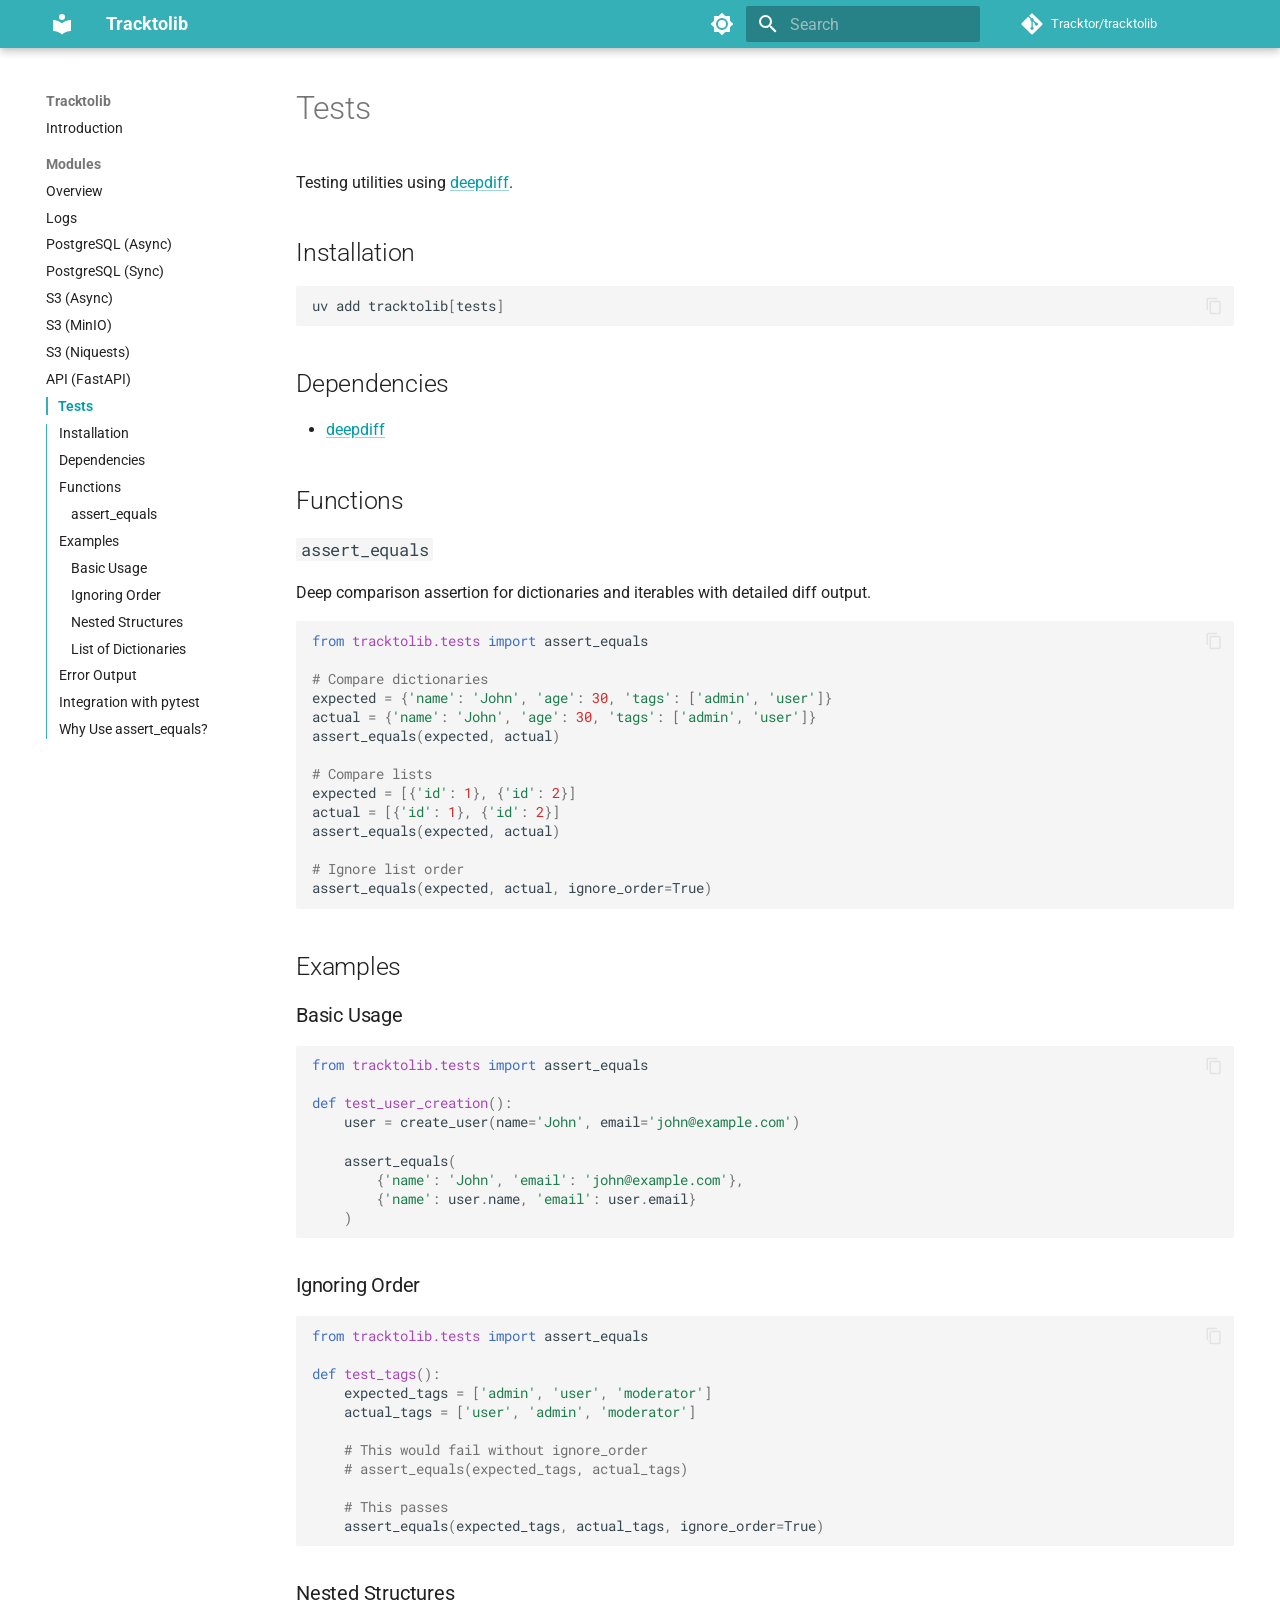
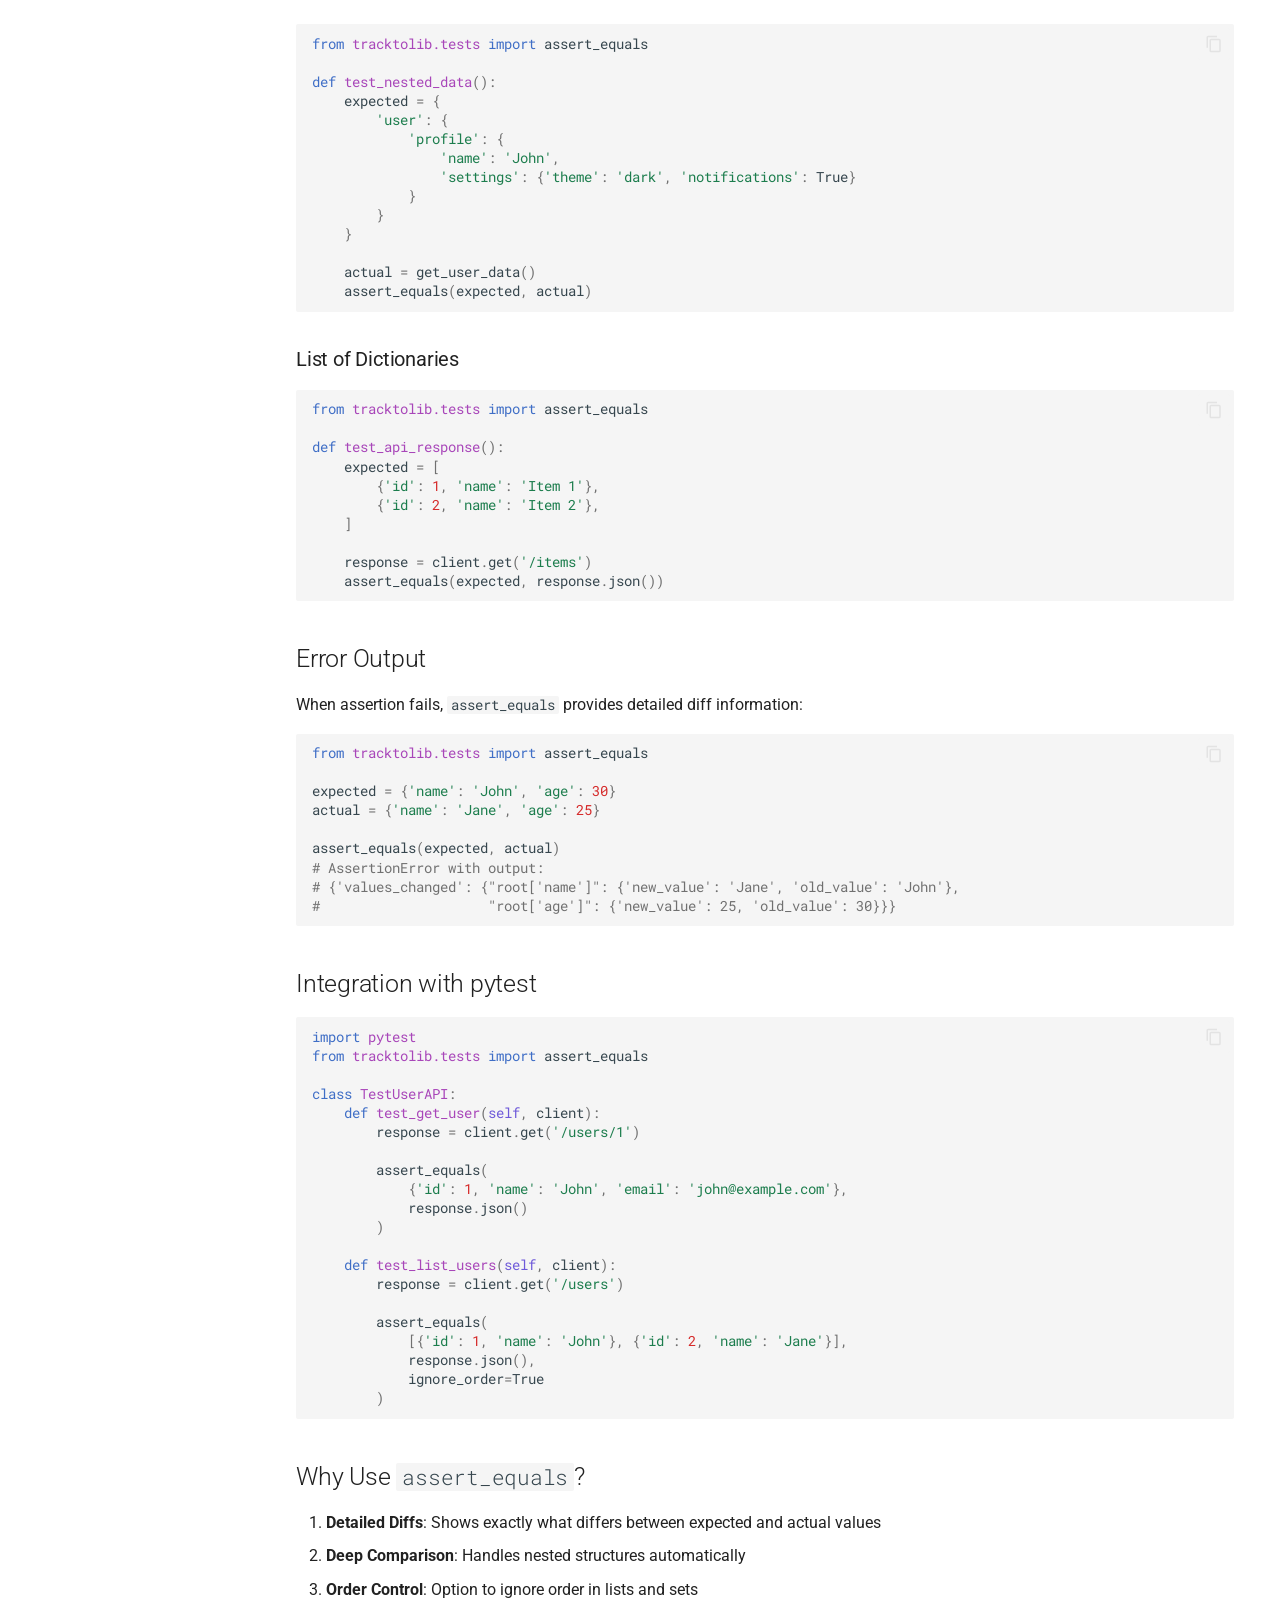
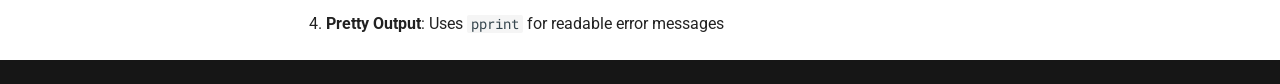
<file: modules/tests/index.html>
<!doctype html>
<html lang="en" class="no-js">
  <head>
    
      <meta charset="utf-8">
      <meta name="viewport" content="width=device-width,initial-scale=1">
      
        <meta name="description" content="Tracktor Swiss-knife Utility library for Python.">
      
      
        <meta name="author" content="Tracktor">
      
      
        <link rel="canonical" href="https://tracktor.github.io/tracktolib/modules/tests/">
      
      
        <link rel="prev" href="../api/">
      
      
      
        
      
      
      <link rel="icon" href="../../assets/images/favicon.png">
      <meta name="generator" content="mkdocs-1.6.1, mkdocs-material-9.7.1">
    
    
      
        <title>Tests - Tracktolib</title>
      
    
    
      <link rel="stylesheet" href="../../assets/stylesheets/main.484c7ddc.min.css">
      
        
        <link rel="stylesheet" href="../../assets/stylesheets/palette.ab4e12ef.min.css">
      
      


    
    
      
    
    
      
        
        
        <link rel="preconnect" href="https://fonts.gstatic.com" crossorigin>
        <link rel="stylesheet" href="https://fonts.googleapis.com/css?family=Roboto:300,300i,400,400i,700,700i%7CRoboto+Mono:400,400i,700,700i&display=fallback">
        <style>:root{--md-text-font:"Roboto";--md-code-font:"Roboto Mono"}</style>
      
    
    
      <link rel="stylesheet" href="../../stylesheets/extra.css">
    
    <script>__md_scope=new URL("../..",location),__md_hash=e=>[...e].reduce(((e,_)=>(e<<5)-e+_.charCodeAt(0)),0),__md_get=(e,_=localStorage,t=__md_scope)=>JSON.parse(_.getItem(t.pathname+"."+e)),__md_set=(e,_,t=localStorage,a=__md_scope)=>{try{t.setItem(a.pathname+"."+e,JSON.stringify(_))}catch(e){}}</script>
    
      

    
    
  </head>
  
  
    
    
      
    
    
    
    
    <body dir="ltr" data-md-color-scheme="default" data-md-color-primary="custom" data-md-color-accent="teal">
  
    
    <input class="md-toggle" data-md-toggle="drawer" type="checkbox" id="__drawer" autocomplete="off">
    <input class="md-toggle" data-md-toggle="search" type="checkbox" id="__search" autocomplete="off">
    <label class="md-overlay" for="__drawer"></label>
    <div data-md-component="skip">
      
        
        <a href="#tests" class="md-skip">
          Skip to content
        </a>
      
    </div>
    <div data-md-component="announce">
      
    </div>
    
    
      

  

<header class="md-header md-header--shadow" data-md-component="header">
  <nav class="md-header__inner md-grid" aria-label="Header">
    <a href="../.." title="Tracktolib" class="md-header__button md-logo" aria-label="Tracktolib" data-md-component="logo">
      
  
  <svg xmlns="http://www.w3.org/2000/svg" viewBox="0 0 24 24"><path d="M12 8a3 3 0 0 0 3-3 3 3 0 0 0-3-3 3 3 0 0 0-3 3 3 3 0 0 0 3 3m0 3.54C9.64 9.35 6.5 8 3 8v11c3.5 0 6.64 1.35 9 3.54 2.36-2.19 5.5-3.54 9-3.54V8c-3.5 0-6.64 1.35-9 3.54"/></svg>

    </a>
    <label class="md-header__button md-icon" for="__drawer">
      
      <svg xmlns="http://www.w3.org/2000/svg" viewBox="0 0 24 24"><path d="M3 6h18v2H3zm0 5h18v2H3zm0 5h18v2H3z"/></svg>
    </label>
    <div class="md-header__title" data-md-component="header-title">
      <div class="md-header__ellipsis">
        <div class="md-header__topic">
          <span class="md-ellipsis">
            Tracktolib
          </span>
        </div>
        <div class="md-header__topic" data-md-component="header-topic">
          <span class="md-ellipsis">
            
              Tests
            
          </span>
        </div>
      </div>
    </div>
    
      
        <form class="md-header__option" data-md-component="palette">
  
    
    
    
    <input class="md-option" data-md-color-media="(prefers-color-scheme: light)" data-md-color-scheme="default" data-md-color-primary="custom" data-md-color-accent="teal"  aria-label="Switch to dark mode"  type="radio" name="__palette" id="__palette_0">
    
      <label class="md-header__button md-icon" title="Switch to dark mode" for="__palette_1" hidden>
        <svg xmlns="http://www.w3.org/2000/svg" viewBox="0 0 24 24"><path d="M12 8a4 4 0 0 0-4 4 4 4 0 0 0 4 4 4 4 0 0 0 4-4 4 4 0 0 0-4-4m0 10a6 6 0 0 1-6-6 6 6 0 0 1 6-6 6 6 0 0 1 6 6 6 6 0 0 1-6 6m8-9.31V4h-4.69L12 .69 8.69 4H4v4.69L.69 12 4 15.31V20h4.69L12 23.31 15.31 20H20v-4.69L23.31 12z"/></svg>
      </label>
    
  
    
    
    
    <input class="md-option" data-md-color-media="(prefers-color-scheme: dark)" data-md-color-scheme="slate" data-md-color-primary="custom" data-md-color-accent="teal"  aria-label="Switch to light mode"  type="radio" name="__palette" id="__palette_1">
    
      <label class="md-header__button md-icon" title="Switch to light mode" for="__palette_0" hidden>
        <svg xmlns="http://www.w3.org/2000/svg" viewBox="0 0 24 24"><path d="M12 18c-.89 0-1.74-.2-2.5-.55C11.56 16.5 13 14.42 13 12s-1.44-4.5-3.5-5.45C10.26 6.2 11.11 6 12 6a6 6 0 0 1 6 6 6 6 0 0 1-6 6m8-9.31V4h-4.69L12 .69 8.69 4H4v4.69L.69 12 4 15.31V20h4.69L12 23.31 15.31 20H20v-4.69L23.31 12z"/></svg>
      </label>
    
  
</form>
      
    
    
      <script>var palette=__md_get("__palette");if(palette&&palette.color){if("(prefers-color-scheme)"===palette.color.media){var media=matchMedia("(prefers-color-scheme: light)"),input=document.querySelector(media.matches?"[data-md-color-media='(prefers-color-scheme: light)']":"[data-md-color-media='(prefers-color-scheme: dark)']");palette.color.media=input.getAttribute("data-md-color-media"),palette.color.scheme=input.getAttribute("data-md-color-scheme"),palette.color.primary=input.getAttribute("data-md-color-primary"),palette.color.accent=input.getAttribute("data-md-color-accent")}for(var[key,value]of Object.entries(palette.color))document.body.setAttribute("data-md-color-"+key,value)}</script>
    
    
    
      
      
        <label class="md-header__button md-icon" for="__search">
          
          <svg xmlns="http://www.w3.org/2000/svg" viewBox="0 0 24 24"><path d="M9.5 3A6.5 6.5 0 0 1 16 9.5c0 1.61-.59 3.09-1.56 4.23l.27.27h.79l5 5-1.5 1.5-5-5v-.79l-.27-.27A6.52 6.52 0 0 1 9.5 16 6.5 6.5 0 0 1 3 9.5 6.5 6.5 0 0 1 9.5 3m0 2C7 5 5 7 5 9.5S7 14 9.5 14 14 12 14 9.5 12 5 9.5 5"/></svg>
        </label>
        <div class="md-search" data-md-component="search" role="dialog">
  <label class="md-search__overlay" for="__search"></label>
  <div class="md-search__inner" role="search">
    <form class="md-search__form" name="search">
      <input type="text" class="md-search__input" name="query" aria-label="Search" placeholder="Search" autocapitalize="off" autocorrect="off" autocomplete="off" spellcheck="false" data-md-component="search-query" required>
      <label class="md-search__icon md-icon" for="__search">
        
        <svg xmlns="http://www.w3.org/2000/svg" viewBox="0 0 24 24"><path d="M9.5 3A6.5 6.5 0 0 1 16 9.5c0 1.61-.59 3.09-1.56 4.23l.27.27h.79l5 5-1.5 1.5-5-5v-.79l-.27-.27A6.52 6.52 0 0 1 9.5 16 6.5 6.5 0 0 1 3 9.5 6.5 6.5 0 0 1 9.5 3m0 2C7 5 5 7 5 9.5S7 14 9.5 14 14 12 14 9.5 12 5 9.5 5"/></svg>
        
        <svg xmlns="http://www.w3.org/2000/svg" viewBox="0 0 24 24"><path d="M20 11v2H8l5.5 5.5-1.42 1.42L4.16 12l7.92-7.92L13.5 5.5 8 11z"/></svg>
      </label>
      <nav class="md-search__options" aria-label="Search">
        
        <button type="reset" class="md-search__icon md-icon" title="Clear" aria-label="Clear" tabindex="-1">
          
          <svg xmlns="http://www.w3.org/2000/svg" viewBox="0 0 24 24"><path d="M19 6.41 17.59 5 12 10.59 6.41 5 5 6.41 10.59 12 5 17.59 6.41 19 12 13.41 17.59 19 19 17.59 13.41 12z"/></svg>
        </button>
      </nav>
      
        <div class="md-search__suggest" data-md-component="search-suggest"></div>
      
    </form>
    <div class="md-search__output">
      <div class="md-search__scrollwrap" tabindex="0" data-md-scrollfix>
        <div class="md-search-result" data-md-component="search-result">
          <div class="md-search-result__meta">
            Initializing search
          </div>
          <ol class="md-search-result__list" role="presentation"></ol>
        </div>
      </div>
    </div>
  </div>
</div>
      
    
    
      <div class="md-header__source">
        <a href="https://github.com/Getsoren/tracktolib" title="Go to repository" class="md-source" data-md-component="source">
  <div class="md-source__icon md-icon">
    
    <svg xmlns="http://www.w3.org/2000/svg" viewBox="0 0 448 512"><!--! Font Awesome Free 7.1.0 by @fontawesome - https://fontawesome.com License - https://fontawesome.com/license/free (Icons: CC BY 4.0, Fonts: SIL OFL 1.1, Code: MIT License) Copyright 2025 Fonticons, Inc.--><path d="M439.6 236.1 244 40.5c-5.4-5.5-12.8-8.5-20.4-8.5s-15 3-20.4 8.4L162.5 81l51.5 51.5c27.1-9.1 52.7 16.8 43.4 43.7l49.7 49.7c34.2-11.8 61.2 31 35.5 56.7-26.5 26.5-70.2-2.9-56-37.3L240.3 199v121.9c25.3 12.5 22.3 41.8 9.1 55-6.4 6.4-15.2 10.1-24.3 10.1s-17.8-3.6-24.3-10.1c-17.6-17.6-11.1-46.9 11.2-56v-123c-20.8-8.5-24.6-30.7-18.6-45L142.6 101 8.5 235.1C3 240.6 0 247.9 0 255.5s3 15 8.5 20.4l195.6 195.7c5.4 5.4 12.7 8.4 20.4 8.4s15-3 20.4-8.4l194.7-194.7c5.4-5.4 8.4-12.8 8.4-20.4s-3-15-8.4-20.4"/></svg>
  </div>
  <div class="md-source__repository">
    Tracktor/tracktolib
  </div>
</a>
      </div>
    
  </nav>
  
</header>
    
    <div class="md-container" data-md-component="container">
      
      
        
          
        
      
      <main class="md-main" data-md-component="main">
        <div class="md-main__inner md-grid">
          
            
              
              <div class="md-sidebar md-sidebar--primary" data-md-component="sidebar" data-md-type="navigation" >
                <div class="md-sidebar__scrollwrap">
                  <div class="md-sidebar__inner">
                    



  

<nav class="md-nav md-nav--primary md-nav--integrated" aria-label="Navigation" data-md-level="0">
  <label class="md-nav__title" for="__drawer">
    <a href="../.." title="Tracktolib" class="md-nav__button md-logo" aria-label="Tracktolib" data-md-component="logo">
      
  
  <svg xmlns="http://www.w3.org/2000/svg" viewBox="0 0 24 24"><path d="M12 8a3 3 0 0 0 3-3 3 3 0 0 0-3-3 3 3 0 0 0-3 3 3 3 0 0 0 3 3m0 3.54C9.64 9.35 6.5 8 3 8v11c3.5 0 6.64 1.35 9 3.54 2.36-2.19 5.5-3.54 9-3.54V8c-3.5 0-6.64 1.35-9 3.54"/></svg>

    </a>
    Tracktolib
  </label>
  
    <div class="md-nav__source">
      <a href="https://github.com/Getsoren/tracktolib" title="Go to repository" class="md-source" data-md-component="source">
  <div class="md-source__icon md-icon">
    
    <svg xmlns="http://www.w3.org/2000/svg" viewBox="0 0 448 512"><!--! Font Awesome Free 7.1.0 by @fontawesome - https://fontawesome.com License - https://fontawesome.com/license/free (Icons: CC BY 4.0, Fonts: SIL OFL 1.1, Code: MIT License) Copyright 2025 Fonticons, Inc.--><path d="M439.6 236.1 244 40.5c-5.4-5.5-12.8-8.5-20.4-8.5s-15 3-20.4 8.4L162.5 81l51.5 51.5c27.1-9.1 52.7 16.8 43.4 43.7l49.7 49.7c34.2-11.8 61.2 31 35.5 56.7-26.5 26.5-70.2-2.9-56-37.3L240.3 199v121.9c25.3 12.5 22.3 41.8 9.1 55-6.4 6.4-15.2 10.1-24.3 10.1s-17.8-3.6-24.3-10.1c-17.6-17.6-11.1-46.9 11.2-56v-123c-20.8-8.5-24.6-30.7-18.6-45L142.6 101 8.5 235.1C3 240.6 0 247.9 0 255.5s3 15 8.5 20.4l195.6 195.7c5.4 5.4 12.7 8.4 20.4 8.4s15-3 20.4-8.4l194.7-194.7c5.4-5.4 8.4-12.8 8.4-20.4s-3-15-8.4-20.4"/></svg>
  </div>
  <div class="md-source__repository">
    Tracktor/tracktolib
  </div>
</a>
    </div>
  
  <ul class="md-nav__list" data-md-scrollfix>
    
      
      
  
  
  
  
    <li class="md-nav__item">
      <a href="../.." class="md-nav__link">
        
  
  
  <span class="md-ellipsis">
    
  
    Introduction
  

    
  </span>
  
  

      </a>
    </li>
  

    
      
      
  
  
    
  
  
  
    
    
    
    
      
        
        
      
    
    
    <li class="md-nav__item md-nav__item--active md-nav__item--section md-nav__item--nested">
      
        
        
        <input class="md-nav__toggle md-toggle " type="checkbox" id="__nav_2" checked>
        
          
          <label class="md-nav__link" for="__nav_2" id="__nav_2_label" tabindex="">
            
  
  
  <span class="md-ellipsis">
    
  
    Modules
  

    
  </span>
  
  

            <span class="md-nav__icon md-icon"></span>
          </label>
        
        <nav class="md-nav" data-md-level="1" aria-labelledby="__nav_2_label" aria-expanded="true">
          <label class="md-nav__title" for="__nav_2">
            <span class="md-nav__icon md-icon"></span>
            
  
    Modules
  

          </label>
          <ul class="md-nav__list" data-md-scrollfix>
            
              
                
  
  
  
  
    <li class="md-nav__item">
      <a href="../" class="md-nav__link">
        
  
  
  <span class="md-ellipsis">
    
  
    Overview
  

    
  </span>
  
  

      </a>
    </li>
  

              
            
              
                
  
  
  
  
    <li class="md-nav__item">
      <a href="../logs/" class="md-nav__link">
        
  
  
  <span class="md-ellipsis">
    
  
    Logs
  

    
  </span>
  
  

      </a>
    </li>
  

              
            
              
                
  
  
  
  
    <li class="md-nav__item">
      <a href="../pg/" class="md-nav__link">
        
  
  
  <span class="md-ellipsis">
    
  
    PostgreSQL (Async)
  

    
  </span>
  
  

      </a>
    </li>
  

              
            
              
                
  
  
  
  
    <li class="md-nav__item">
      <a href="../pg-sync/" class="md-nav__link">
        
  
  
  <span class="md-ellipsis">
    
  
    PostgreSQL (Sync)
  

    
  </span>
  
  

      </a>
    </li>
  

              
            
              
                
  
  
  
  
    <li class="md-nav__item">
      <a href="../s3/" class="md-nav__link">
        
  
  
  <span class="md-ellipsis">
    
  
    S3 (Async)
  

    
  </span>
  
  

      </a>
    </li>
  

              
            
              
                
  
  
  
  
    <li class="md-nav__item">
      <a href="../s3-minio/" class="md-nav__link">
        
  
  
  <span class="md-ellipsis">
    
  
    S3 (MinIO)
  

    
  </span>
  
  

      </a>
    </li>
  

              
            
              
                
  
  
  
  
    <li class="md-nav__item">
      <a href="../s3-niquests/" class="md-nav__link">
        
  
  
  <span class="md-ellipsis">
    
  
    S3 (Niquests)
  

    
  </span>
  
  

      </a>
    </li>
  

              
            
              
                
  
  
  
  
    <li class="md-nav__item">
      <a href="../api/" class="md-nav__link">
        
  
  
  <span class="md-ellipsis">
    
  
    API (FastAPI)
  

    
  </span>
  
  

      </a>
    </li>
  

              
            
              
                
  
  
    
  
  
  
    <li class="md-nav__item md-nav__item--active">
      
      <input class="md-nav__toggle md-toggle" type="checkbox" id="__toc">
      
      
        
      
      
        <label class="md-nav__link md-nav__link--active" for="__toc">
          
  
  
  <span class="md-ellipsis">
    
  
    Tests
  

    
  </span>
  
  

          <span class="md-nav__icon md-icon"></span>
        </label>
      
      <a href="./" class="md-nav__link md-nav__link--active">
        
  
  
  <span class="md-ellipsis">
    
  
    Tests
  

    
  </span>
  
  

      </a>
      
        

<nav class="md-nav md-nav--secondary" aria-label="Table of contents">
  
  
  
    
  
  
    <label class="md-nav__title" for="__toc">
      <span class="md-nav__icon md-icon"></span>
      Table of contents
    </label>
    <ul class="md-nav__list" data-md-component="toc" data-md-scrollfix>
      
        <li class="md-nav__item">
  <a href="#installation" class="md-nav__link">
    <span class="md-ellipsis">
      
        Installation
      
    </span>
  </a>
  
</li>
      
        <li class="md-nav__item">
  <a href="#dependencies" class="md-nav__link">
    <span class="md-ellipsis">
      
        Dependencies
      
    </span>
  </a>
  
</li>
      
        <li class="md-nav__item">
  <a href="#functions" class="md-nav__link">
    <span class="md-ellipsis">
      
        Functions
      
    </span>
  </a>
  
    <nav class="md-nav" aria-label="Functions">
      <ul class="md-nav__list">
        
          <li class="md-nav__item">
  <a href="#assert_equals" class="md-nav__link">
    <span class="md-ellipsis">
      
        assert_equals
      
    </span>
  </a>
  
</li>
        
      </ul>
    </nav>
  
</li>
      
        <li class="md-nav__item">
  <a href="#examples" class="md-nav__link">
    <span class="md-ellipsis">
      
        Examples
      
    </span>
  </a>
  
    <nav class="md-nav" aria-label="Examples">
      <ul class="md-nav__list">
        
          <li class="md-nav__item">
  <a href="#basic-usage" class="md-nav__link">
    <span class="md-ellipsis">
      
        Basic Usage
      
    </span>
  </a>
  
</li>
        
          <li class="md-nav__item">
  <a href="#ignoring-order" class="md-nav__link">
    <span class="md-ellipsis">
      
        Ignoring Order
      
    </span>
  </a>
  
</li>
        
          <li class="md-nav__item">
  <a href="#nested-structures" class="md-nav__link">
    <span class="md-ellipsis">
      
        Nested Structures
      
    </span>
  </a>
  
</li>
        
          <li class="md-nav__item">
  <a href="#list-of-dictionaries" class="md-nav__link">
    <span class="md-ellipsis">
      
        List of Dictionaries
      
    </span>
  </a>
  
</li>
        
      </ul>
    </nav>
  
</li>
      
        <li class="md-nav__item">
  <a href="#error-output" class="md-nav__link">
    <span class="md-ellipsis">
      
        Error Output
      
    </span>
  </a>
  
</li>
      
        <li class="md-nav__item">
  <a href="#integration-with-pytest" class="md-nav__link">
    <span class="md-ellipsis">
      
        Integration with pytest
      
    </span>
  </a>
  
</li>
      
        <li class="md-nav__item">
  <a href="#why-use-assert_equals" class="md-nav__link">
    <span class="md-ellipsis">
      
        Why Use assert_equals?
      
    </span>
  </a>
  
</li>
      
    </ul>
  
</nav>
      
    </li>
  

              
            
          </ul>
        </nav>
      
    </li>
  

    
  </ul>
</nav>
                  </div>
                </div>
              </div>
            
            
          
          
            <div class="md-content" data-md-component="content">
              
              <article class="md-content__inner md-typeset">
                
                  


  
  


<h1 id="tests">Tests</h1>
<p>Testing utilities using <a href="https://github.com/seperman/deepdiff">deepdiff</a>.</p>
<h2 id="installation">Installation</h2>
<div class="highlight"><pre><span></span><code><a id="__codelineno-0-1" name="__codelineno-0-1" href="#__codelineno-0-1"></a>uv<span class="w"> </span>add<span class="w"> </span>tracktolib<span class="o">[</span>tests<span class="o">]</span>
</code></pre></div>
<h2 id="dependencies">Dependencies</h2>
<ul>
<li><a href="https://github.com/seperman/deepdiff">deepdiff</a></li>
</ul>
<h2 id="functions">Functions</h2>
<h3 id="assert_equals"><code>assert_equals</code></h3>
<p>Deep comparison assertion for dictionaries and iterables with detailed diff output.</p>
<div class="highlight"><pre><span></span><code><a id="__codelineno-1-1" name="__codelineno-1-1" href="#__codelineno-1-1"></a><span class="kn">from</span><span class="w"> </span><span class="nn">tracktolib.tests</span><span class="w"> </span><span class="kn">import</span> <span class="n">assert_equals</span>
<a id="__codelineno-1-2" name="__codelineno-1-2" href="#__codelineno-1-2"></a>
<a id="__codelineno-1-3" name="__codelineno-1-3" href="#__codelineno-1-3"></a><span class="c1"># Compare dictionaries</span>
<a id="__codelineno-1-4" name="__codelineno-1-4" href="#__codelineno-1-4"></a><span class="n">expected</span> <span class="o">=</span> <span class="p">{</span><span class="s1">&#39;name&#39;</span><span class="p">:</span> <span class="s1">&#39;John&#39;</span><span class="p">,</span> <span class="s1">&#39;age&#39;</span><span class="p">:</span> <span class="mi">30</span><span class="p">,</span> <span class="s1">&#39;tags&#39;</span><span class="p">:</span> <span class="p">[</span><span class="s1">&#39;admin&#39;</span><span class="p">,</span> <span class="s1">&#39;user&#39;</span><span class="p">]}</span>
<a id="__codelineno-1-5" name="__codelineno-1-5" href="#__codelineno-1-5"></a><span class="n">actual</span> <span class="o">=</span> <span class="p">{</span><span class="s1">&#39;name&#39;</span><span class="p">:</span> <span class="s1">&#39;John&#39;</span><span class="p">,</span> <span class="s1">&#39;age&#39;</span><span class="p">:</span> <span class="mi">30</span><span class="p">,</span> <span class="s1">&#39;tags&#39;</span><span class="p">:</span> <span class="p">[</span><span class="s1">&#39;admin&#39;</span><span class="p">,</span> <span class="s1">&#39;user&#39;</span><span class="p">]}</span>
<a id="__codelineno-1-6" name="__codelineno-1-6" href="#__codelineno-1-6"></a><span class="n">assert_equals</span><span class="p">(</span><span class="n">expected</span><span class="p">,</span> <span class="n">actual</span><span class="p">)</span>
<a id="__codelineno-1-7" name="__codelineno-1-7" href="#__codelineno-1-7"></a>
<a id="__codelineno-1-8" name="__codelineno-1-8" href="#__codelineno-1-8"></a><span class="c1"># Compare lists</span>
<a id="__codelineno-1-9" name="__codelineno-1-9" href="#__codelineno-1-9"></a><span class="n">expected</span> <span class="o">=</span> <span class="p">[{</span><span class="s1">&#39;id&#39;</span><span class="p">:</span> <span class="mi">1</span><span class="p">},</span> <span class="p">{</span><span class="s1">&#39;id&#39;</span><span class="p">:</span> <span class="mi">2</span><span class="p">}]</span>
<a id="__codelineno-1-10" name="__codelineno-1-10" href="#__codelineno-1-10"></a><span class="n">actual</span> <span class="o">=</span> <span class="p">[{</span><span class="s1">&#39;id&#39;</span><span class="p">:</span> <span class="mi">1</span><span class="p">},</span> <span class="p">{</span><span class="s1">&#39;id&#39;</span><span class="p">:</span> <span class="mi">2</span><span class="p">}]</span>
<a id="__codelineno-1-11" name="__codelineno-1-11" href="#__codelineno-1-11"></a><span class="n">assert_equals</span><span class="p">(</span><span class="n">expected</span><span class="p">,</span> <span class="n">actual</span><span class="p">)</span>
<a id="__codelineno-1-12" name="__codelineno-1-12" href="#__codelineno-1-12"></a>
<a id="__codelineno-1-13" name="__codelineno-1-13" href="#__codelineno-1-13"></a><span class="c1"># Ignore list order</span>
<a id="__codelineno-1-14" name="__codelineno-1-14" href="#__codelineno-1-14"></a><span class="n">assert_equals</span><span class="p">(</span><span class="n">expected</span><span class="p">,</span> <span class="n">actual</span><span class="p">,</span> <span class="n">ignore_order</span><span class="o">=</span><span class="kc">True</span><span class="p">)</span>
</code></pre></div>
<h2 id="examples">Examples</h2>
<h3 id="basic-usage">Basic Usage</h3>
<div class="highlight"><pre><span></span><code><a id="__codelineno-2-1" name="__codelineno-2-1" href="#__codelineno-2-1"></a><span class="kn">from</span><span class="w"> </span><span class="nn">tracktolib.tests</span><span class="w"> </span><span class="kn">import</span> <span class="n">assert_equals</span>
<a id="__codelineno-2-2" name="__codelineno-2-2" href="#__codelineno-2-2"></a>
<a id="__codelineno-2-3" name="__codelineno-2-3" href="#__codelineno-2-3"></a><span class="k">def</span><span class="w"> </span><span class="nf">test_user_creation</span><span class="p">():</span>
<a id="__codelineno-2-4" name="__codelineno-2-4" href="#__codelineno-2-4"></a>    <span class="n">user</span> <span class="o">=</span> <span class="n">create_user</span><span class="p">(</span><span class="n">name</span><span class="o">=</span><span class="s1">&#39;John&#39;</span><span class="p">,</span> <span class="n">email</span><span class="o">=</span><span class="s1">&#39;john@example.com&#39;</span><span class="p">)</span>
<a id="__codelineno-2-5" name="__codelineno-2-5" href="#__codelineno-2-5"></a>
<a id="__codelineno-2-6" name="__codelineno-2-6" href="#__codelineno-2-6"></a>    <span class="n">assert_equals</span><span class="p">(</span>
<a id="__codelineno-2-7" name="__codelineno-2-7" href="#__codelineno-2-7"></a>        <span class="p">{</span><span class="s1">&#39;name&#39;</span><span class="p">:</span> <span class="s1">&#39;John&#39;</span><span class="p">,</span> <span class="s1">&#39;email&#39;</span><span class="p">:</span> <span class="s1">&#39;john@example.com&#39;</span><span class="p">},</span>
<a id="__codelineno-2-8" name="__codelineno-2-8" href="#__codelineno-2-8"></a>        <span class="p">{</span><span class="s1">&#39;name&#39;</span><span class="p">:</span> <span class="n">user</span><span class="o">.</span><span class="n">name</span><span class="p">,</span> <span class="s1">&#39;email&#39;</span><span class="p">:</span> <span class="n">user</span><span class="o">.</span><span class="n">email</span><span class="p">}</span>
<a id="__codelineno-2-9" name="__codelineno-2-9" href="#__codelineno-2-9"></a>    <span class="p">)</span>
</code></pre></div>
<h3 id="ignoring-order">Ignoring Order</h3>
<div class="highlight"><pre><span></span><code><a id="__codelineno-3-1" name="__codelineno-3-1" href="#__codelineno-3-1"></a><span class="kn">from</span><span class="w"> </span><span class="nn">tracktolib.tests</span><span class="w"> </span><span class="kn">import</span> <span class="n">assert_equals</span>
<a id="__codelineno-3-2" name="__codelineno-3-2" href="#__codelineno-3-2"></a>
<a id="__codelineno-3-3" name="__codelineno-3-3" href="#__codelineno-3-3"></a><span class="k">def</span><span class="w"> </span><span class="nf">test_tags</span><span class="p">():</span>
<a id="__codelineno-3-4" name="__codelineno-3-4" href="#__codelineno-3-4"></a>    <span class="n">expected_tags</span> <span class="o">=</span> <span class="p">[</span><span class="s1">&#39;admin&#39;</span><span class="p">,</span> <span class="s1">&#39;user&#39;</span><span class="p">,</span> <span class="s1">&#39;moderator&#39;</span><span class="p">]</span>
<a id="__codelineno-3-5" name="__codelineno-3-5" href="#__codelineno-3-5"></a>    <span class="n">actual_tags</span> <span class="o">=</span> <span class="p">[</span><span class="s1">&#39;user&#39;</span><span class="p">,</span> <span class="s1">&#39;admin&#39;</span><span class="p">,</span> <span class="s1">&#39;moderator&#39;</span><span class="p">]</span>
<a id="__codelineno-3-6" name="__codelineno-3-6" href="#__codelineno-3-6"></a>
<a id="__codelineno-3-7" name="__codelineno-3-7" href="#__codelineno-3-7"></a>    <span class="c1"># This would fail without ignore_order</span>
<a id="__codelineno-3-8" name="__codelineno-3-8" href="#__codelineno-3-8"></a>    <span class="c1"># assert_equals(expected_tags, actual_tags)</span>
<a id="__codelineno-3-9" name="__codelineno-3-9" href="#__codelineno-3-9"></a>
<a id="__codelineno-3-10" name="__codelineno-3-10" href="#__codelineno-3-10"></a>    <span class="c1"># This passes</span>
<a id="__codelineno-3-11" name="__codelineno-3-11" href="#__codelineno-3-11"></a>    <span class="n">assert_equals</span><span class="p">(</span><span class="n">expected_tags</span><span class="p">,</span> <span class="n">actual_tags</span><span class="p">,</span> <span class="n">ignore_order</span><span class="o">=</span><span class="kc">True</span><span class="p">)</span>
</code></pre></div>
<h3 id="nested-structures">Nested Structures</h3>
<div class="highlight"><pre><span></span><code><a id="__codelineno-4-1" name="__codelineno-4-1" href="#__codelineno-4-1"></a><span class="kn">from</span><span class="w"> </span><span class="nn">tracktolib.tests</span><span class="w"> </span><span class="kn">import</span> <span class="n">assert_equals</span>
<a id="__codelineno-4-2" name="__codelineno-4-2" href="#__codelineno-4-2"></a>
<a id="__codelineno-4-3" name="__codelineno-4-3" href="#__codelineno-4-3"></a><span class="k">def</span><span class="w"> </span><span class="nf">test_nested_data</span><span class="p">():</span>
<a id="__codelineno-4-4" name="__codelineno-4-4" href="#__codelineno-4-4"></a>    <span class="n">expected</span> <span class="o">=</span> <span class="p">{</span>
<a id="__codelineno-4-5" name="__codelineno-4-5" href="#__codelineno-4-5"></a>        <span class="s1">&#39;user&#39;</span><span class="p">:</span> <span class="p">{</span>
<a id="__codelineno-4-6" name="__codelineno-4-6" href="#__codelineno-4-6"></a>            <span class="s1">&#39;profile&#39;</span><span class="p">:</span> <span class="p">{</span>
<a id="__codelineno-4-7" name="__codelineno-4-7" href="#__codelineno-4-7"></a>                <span class="s1">&#39;name&#39;</span><span class="p">:</span> <span class="s1">&#39;John&#39;</span><span class="p">,</span>
<a id="__codelineno-4-8" name="__codelineno-4-8" href="#__codelineno-4-8"></a>                <span class="s1">&#39;settings&#39;</span><span class="p">:</span> <span class="p">{</span><span class="s1">&#39;theme&#39;</span><span class="p">:</span> <span class="s1">&#39;dark&#39;</span><span class="p">,</span> <span class="s1">&#39;notifications&#39;</span><span class="p">:</span> <span class="kc">True</span><span class="p">}</span>
<a id="__codelineno-4-9" name="__codelineno-4-9" href="#__codelineno-4-9"></a>            <span class="p">}</span>
<a id="__codelineno-4-10" name="__codelineno-4-10" href="#__codelineno-4-10"></a>        <span class="p">}</span>
<a id="__codelineno-4-11" name="__codelineno-4-11" href="#__codelineno-4-11"></a>    <span class="p">}</span>
<a id="__codelineno-4-12" name="__codelineno-4-12" href="#__codelineno-4-12"></a>
<a id="__codelineno-4-13" name="__codelineno-4-13" href="#__codelineno-4-13"></a>    <span class="n">actual</span> <span class="o">=</span> <span class="n">get_user_data</span><span class="p">()</span>
<a id="__codelineno-4-14" name="__codelineno-4-14" href="#__codelineno-4-14"></a>    <span class="n">assert_equals</span><span class="p">(</span><span class="n">expected</span><span class="p">,</span> <span class="n">actual</span><span class="p">)</span>
</code></pre></div>
<h3 id="list-of-dictionaries">List of Dictionaries</h3>
<div class="highlight"><pre><span></span><code><a id="__codelineno-5-1" name="__codelineno-5-1" href="#__codelineno-5-1"></a><span class="kn">from</span><span class="w"> </span><span class="nn">tracktolib.tests</span><span class="w"> </span><span class="kn">import</span> <span class="n">assert_equals</span>
<a id="__codelineno-5-2" name="__codelineno-5-2" href="#__codelineno-5-2"></a>
<a id="__codelineno-5-3" name="__codelineno-5-3" href="#__codelineno-5-3"></a><span class="k">def</span><span class="w"> </span><span class="nf">test_api_response</span><span class="p">():</span>
<a id="__codelineno-5-4" name="__codelineno-5-4" href="#__codelineno-5-4"></a>    <span class="n">expected</span> <span class="o">=</span> <span class="p">[</span>
<a id="__codelineno-5-5" name="__codelineno-5-5" href="#__codelineno-5-5"></a>        <span class="p">{</span><span class="s1">&#39;id&#39;</span><span class="p">:</span> <span class="mi">1</span><span class="p">,</span> <span class="s1">&#39;name&#39;</span><span class="p">:</span> <span class="s1">&#39;Item 1&#39;</span><span class="p">},</span>
<a id="__codelineno-5-6" name="__codelineno-5-6" href="#__codelineno-5-6"></a>        <span class="p">{</span><span class="s1">&#39;id&#39;</span><span class="p">:</span> <span class="mi">2</span><span class="p">,</span> <span class="s1">&#39;name&#39;</span><span class="p">:</span> <span class="s1">&#39;Item 2&#39;</span><span class="p">},</span>
<a id="__codelineno-5-7" name="__codelineno-5-7" href="#__codelineno-5-7"></a>    <span class="p">]</span>
<a id="__codelineno-5-8" name="__codelineno-5-8" href="#__codelineno-5-8"></a>
<a id="__codelineno-5-9" name="__codelineno-5-9" href="#__codelineno-5-9"></a>    <span class="n">response</span> <span class="o">=</span> <span class="n">client</span><span class="o">.</span><span class="n">get</span><span class="p">(</span><span class="s1">&#39;/items&#39;</span><span class="p">)</span>
<a id="__codelineno-5-10" name="__codelineno-5-10" href="#__codelineno-5-10"></a>    <span class="n">assert_equals</span><span class="p">(</span><span class="n">expected</span><span class="p">,</span> <span class="n">response</span><span class="o">.</span><span class="n">json</span><span class="p">())</span>
</code></pre></div>
<h2 id="error-output">Error Output</h2>
<p>When assertion fails, <code>assert_equals</code> provides detailed diff information:</p>
<div class="highlight"><pre><span></span><code><a id="__codelineno-6-1" name="__codelineno-6-1" href="#__codelineno-6-1"></a><span class="kn">from</span><span class="w"> </span><span class="nn">tracktolib.tests</span><span class="w"> </span><span class="kn">import</span> <span class="n">assert_equals</span>
<a id="__codelineno-6-2" name="__codelineno-6-2" href="#__codelineno-6-2"></a>
<a id="__codelineno-6-3" name="__codelineno-6-3" href="#__codelineno-6-3"></a><span class="n">expected</span> <span class="o">=</span> <span class="p">{</span><span class="s1">&#39;name&#39;</span><span class="p">:</span> <span class="s1">&#39;John&#39;</span><span class="p">,</span> <span class="s1">&#39;age&#39;</span><span class="p">:</span> <span class="mi">30</span><span class="p">}</span>
<a id="__codelineno-6-4" name="__codelineno-6-4" href="#__codelineno-6-4"></a><span class="n">actual</span> <span class="o">=</span> <span class="p">{</span><span class="s1">&#39;name&#39;</span><span class="p">:</span> <span class="s1">&#39;Jane&#39;</span><span class="p">,</span> <span class="s1">&#39;age&#39;</span><span class="p">:</span> <span class="mi">25</span><span class="p">}</span>
<a id="__codelineno-6-5" name="__codelineno-6-5" href="#__codelineno-6-5"></a>
<a id="__codelineno-6-6" name="__codelineno-6-6" href="#__codelineno-6-6"></a><span class="n">assert_equals</span><span class="p">(</span><span class="n">expected</span><span class="p">,</span> <span class="n">actual</span><span class="p">)</span>
<a id="__codelineno-6-7" name="__codelineno-6-7" href="#__codelineno-6-7"></a><span class="c1"># AssertionError with output:</span>
<a id="__codelineno-6-8" name="__codelineno-6-8" href="#__codelineno-6-8"></a><span class="c1"># {&#39;values_changed&#39;: {&quot;root[&#39;name&#39;]&quot;: {&#39;new_value&#39;: &#39;Jane&#39;, &#39;old_value&#39;: &#39;John&#39;},</span>
<a id="__codelineno-6-9" name="__codelineno-6-9" href="#__codelineno-6-9"></a><span class="c1">#                     &quot;root[&#39;age&#39;]&quot;: {&#39;new_value&#39;: 25, &#39;old_value&#39;: 30}}}</span>
</code></pre></div>
<h2 id="integration-with-pytest">Integration with pytest</h2>
<div class="highlight"><pre><span></span><code><a id="__codelineno-7-1" name="__codelineno-7-1" href="#__codelineno-7-1"></a><span class="kn">import</span><span class="w"> </span><span class="nn">pytest</span>
<a id="__codelineno-7-2" name="__codelineno-7-2" href="#__codelineno-7-2"></a><span class="kn">from</span><span class="w"> </span><span class="nn">tracktolib.tests</span><span class="w"> </span><span class="kn">import</span> <span class="n">assert_equals</span>
<a id="__codelineno-7-3" name="__codelineno-7-3" href="#__codelineno-7-3"></a>
<a id="__codelineno-7-4" name="__codelineno-7-4" href="#__codelineno-7-4"></a><span class="k">class</span><span class="w"> </span><span class="nc">TestUserAPI</span><span class="p">:</span>
<a id="__codelineno-7-5" name="__codelineno-7-5" href="#__codelineno-7-5"></a>    <span class="k">def</span><span class="w"> </span><span class="nf">test_get_user</span><span class="p">(</span><span class="bp">self</span><span class="p">,</span> <span class="n">client</span><span class="p">):</span>
<a id="__codelineno-7-6" name="__codelineno-7-6" href="#__codelineno-7-6"></a>        <span class="n">response</span> <span class="o">=</span> <span class="n">client</span><span class="o">.</span><span class="n">get</span><span class="p">(</span><span class="s1">&#39;/users/1&#39;</span><span class="p">)</span>
<a id="__codelineno-7-7" name="__codelineno-7-7" href="#__codelineno-7-7"></a>
<a id="__codelineno-7-8" name="__codelineno-7-8" href="#__codelineno-7-8"></a>        <span class="n">assert_equals</span><span class="p">(</span>
<a id="__codelineno-7-9" name="__codelineno-7-9" href="#__codelineno-7-9"></a>            <span class="p">{</span><span class="s1">&#39;id&#39;</span><span class="p">:</span> <span class="mi">1</span><span class="p">,</span> <span class="s1">&#39;name&#39;</span><span class="p">:</span> <span class="s1">&#39;John&#39;</span><span class="p">,</span> <span class="s1">&#39;email&#39;</span><span class="p">:</span> <span class="s1">&#39;john@example.com&#39;</span><span class="p">},</span>
<a id="__codelineno-7-10" name="__codelineno-7-10" href="#__codelineno-7-10"></a>            <span class="n">response</span><span class="o">.</span><span class="n">json</span><span class="p">()</span>
<a id="__codelineno-7-11" name="__codelineno-7-11" href="#__codelineno-7-11"></a>        <span class="p">)</span>
<a id="__codelineno-7-12" name="__codelineno-7-12" href="#__codelineno-7-12"></a>
<a id="__codelineno-7-13" name="__codelineno-7-13" href="#__codelineno-7-13"></a>    <span class="k">def</span><span class="w"> </span><span class="nf">test_list_users</span><span class="p">(</span><span class="bp">self</span><span class="p">,</span> <span class="n">client</span><span class="p">):</span>
<a id="__codelineno-7-14" name="__codelineno-7-14" href="#__codelineno-7-14"></a>        <span class="n">response</span> <span class="o">=</span> <span class="n">client</span><span class="o">.</span><span class="n">get</span><span class="p">(</span><span class="s1">&#39;/users&#39;</span><span class="p">)</span>
<a id="__codelineno-7-15" name="__codelineno-7-15" href="#__codelineno-7-15"></a>
<a id="__codelineno-7-16" name="__codelineno-7-16" href="#__codelineno-7-16"></a>        <span class="n">assert_equals</span><span class="p">(</span>
<a id="__codelineno-7-17" name="__codelineno-7-17" href="#__codelineno-7-17"></a>            <span class="p">[{</span><span class="s1">&#39;id&#39;</span><span class="p">:</span> <span class="mi">1</span><span class="p">,</span> <span class="s1">&#39;name&#39;</span><span class="p">:</span> <span class="s1">&#39;John&#39;</span><span class="p">},</span> <span class="p">{</span><span class="s1">&#39;id&#39;</span><span class="p">:</span> <span class="mi">2</span><span class="p">,</span> <span class="s1">&#39;name&#39;</span><span class="p">:</span> <span class="s1">&#39;Jane&#39;</span><span class="p">}],</span>
<a id="__codelineno-7-18" name="__codelineno-7-18" href="#__codelineno-7-18"></a>            <span class="n">response</span><span class="o">.</span><span class="n">json</span><span class="p">(),</span>
<a id="__codelineno-7-19" name="__codelineno-7-19" href="#__codelineno-7-19"></a>            <span class="n">ignore_order</span><span class="o">=</span><span class="kc">True</span>
<a id="__codelineno-7-20" name="__codelineno-7-20" href="#__codelineno-7-20"></a>        <span class="p">)</span>
</code></pre></div>
<h2 id="why-use-assert_equals">Why Use <code>assert_equals</code>?</h2>
<ol>
<li><strong>Detailed Diffs</strong>: Shows exactly what differs between expected and actual values</li>
<li><strong>Deep Comparison</strong>: Handles nested structures automatically</li>
<li><strong>Order Control</strong>: Option to ignore order in lists and sets</li>
<li><strong>Pretty Output</strong>: Uses <code>pprint</code> for readable error messages</li>
</ol>







  
  






                
              </article>
            </div>
          
          
<script>var target=document.getElementById(location.hash.slice(1));target&&target.name&&(target.checked=target.name.startsWith("__tabbed_"))</script>
        </div>
        
          <button type="button" class="md-top md-icon" data-md-component="top" hidden>
  
  <svg xmlns="http://www.w3.org/2000/svg" viewBox="0 0 24 24"><path d="M13 20h-2V8l-5.5 5.5-1.42-1.42L12 4.16l7.92 7.92-1.42 1.42L13 8z"/></svg>
  Back to top
</button>
        
      </main>
      
        <footer class="md-footer">
  
  <div class="md-footer-meta md-typeset">
    <div class="md-footer-meta__inner md-grid">
      <div class="md-copyright">
  
  
</div>
      
    </div>
  </div>
</footer>
      
    </div>
    <div class="md-dialog" data-md-component="dialog">
      <div class="md-dialog__inner md-typeset"></div>
    </div>
    
    
    
      
      
      <script id="__config" type="application/json">{"annotate": null, "base": "../..", "features": ["navigation.sections", "navigation.top", "navigation.expand", "search.suggest", "search.highlight", "content.code.copy", "toc.integrate"], "search": "../../assets/javascripts/workers/search.2c215733.min.js", "tags": null, "translations": {"clipboard.copied": "Copied to clipboard", "clipboard.copy": "Copy to clipboard", "search.result.more.one": "1 more on this page", "search.result.more.other": "# more on this page", "search.result.none": "No matching documents", "search.result.one": "1 matching document", "search.result.other": "# matching documents", "search.result.placeholder": "Type to start searching", "search.result.term.missing": "Missing", "select.version": "Select version"}, "version": null}</script>
    
    
      <script src="../../assets/javascripts/bundle.79ae519e.min.js"></script>
      
    
  </body>
</html>
</file>
<file: stylesheets/extra.css>
:root {
  --md-primary-fg-color:        #35B0B7;
  --md-primary-fg-color--light: #50c6ce;
  --md-primary-fg-color--dark:  #009CA6;
  --md-accent-fg-color:         #35B0B7;
}

/* Header styling with Secondary color */
.md-header {
  background-color: #35B0B7;
}

/* Make the header smaller */
.md-header {
  height: 2.4rem;
}

.md-header__inner {
  padding: 0 0.4rem;
}

.md-header__button.md-logo img {
  height: 1.6rem;
}

/* Adjust main content top padding to match smaller header */
.md-main__inner {
  margin-top: 1rem;
}

/* Hide the search bar on very small headers or adjust it */
.md-search__inner {
  padding-top: 0.1rem;
}

/* Make navigation links more visible */
.md-nav__link--active,
.md-nav__link:hover {
  border-left: 2px solid #35B0B7;
  padding-left: 0.5rem;
}

.md-nav__link--active {
  font-weight: 600;
}

/* Light mode: use dark text for active nav */
[data-md-color-scheme="default"] .md-nav__link--active {
  color: #009CA6 !important;
}

/* Dark mode: use light teal for active nav */
[data-md-color-scheme="slate"] .md-nav__link--active {
  color: #50c6ce !important;
}

/* Content links - more visible */
.md-content a:not(.md-button):not(.md-source) {
  color: #009CA6;
  text-decoration: underline;
  text-decoration-color: rgba(0, 156, 166, 0.4);
  text-underline-offset: 2px;
}

.md-content a:not(.md-button):not(.md-source):hover {
  color: #35B0B7;
  text-decoration-color: #35B0B7;
}

/* Dark mode content links */
[data-md-color-scheme="slate"] .md-content a:not(.md-button):not(.md-source) {
  color: #50c6ce;
  text-decoration-color: rgba(80, 198, 206, 0.4);
}

[data-md-color-scheme="slate"] .md-content a:not(.md-button):not(.md-source):hover {
  color: #35B0B7;
  text-decoration-color: #35B0B7;
}

/* Code links */
.md-content a code {
  color: inherit;
}

/* Highlighted links (secondary accent) */
.highlight-link {
  color: #35B0B7 !important;
  font-weight: 500;
}
.highlight-link:hover {
  color: #50c6ce !important;
}

/* Tabs styling */
.md-typeset .tabbed-labels > label {
  color: #009CA6;
}

.md-typeset .tabbed-labels > label:hover {
  color: #35B0B7;
}

/* Admonition styling */
.md-typeset .admonition.warning,
.md-typeset details.warning {
  border-color: #FEA727;
}

.md-typeset .warning > .admonition-title,
.md-typeset .warning > summary {
  background-color: rgba(254, 167, 39, 0.1);
}
</file>
<file: assets/stylesheets/main.484c7ddc.min.css>
@charset "UTF-8";html{-webkit-text-size-adjust:none;-moz-text-size-adjust:none;text-size-adjust:none;box-sizing:border-box}*,:after,:before{box-sizing:inherit}@media (prefers-reduced-motion){*,:after,:before{transition:none!important}}body{margin:0}a,button,input,label{-webkit-tap-highlight-color:transparent}a{color:inherit;text-decoration:none}hr{border:0;box-sizing:initial;display:block;height:.05rem;overflow:visible;padding:0}small{font-size:80%}sub,sup{line-height:1em}img{border-style:none}table{border-collapse:initial;border-spacing:0}td,th{font-weight:400;vertical-align:top}button{background:#0000;border:0;font-family:inherit;font-size:inherit;margin:0;padding:0}input{border:0;outline:none}:root{--md-primary-fg-color:#4051b5;--md-primary-fg-color--light:#5d6cc0;--md-primary-fg-color--dark:#303fa1;--md-primary-bg-color:#fff;--md-primary-bg-color--light:#ffffffb3;--md-accent-fg-color:#526cfe;--md-accent-fg-color--transparent:#526cfe1a;--md-accent-bg-color:#fff;--md-accent-bg-color--light:#ffffffb3}[data-md-color-scheme=default]{color-scheme:light}[data-md-color-scheme=default] img[src$="#gh-dark-mode-only"],[data-md-color-scheme=default] img[src$="#only-dark"]{display:none}:root,[data-md-color-scheme=default]{--md-hue:225deg;--md-default-fg-color:#000000de;--md-default-fg-color--light:#0000008a;--md-default-fg-color--lighter:#00000052;--md-default-fg-color--lightest:#00000012;--md-default-bg-color:#fff;--md-default-bg-color--light:#ffffffb3;--md-default-bg-color--lighter:#ffffff4d;--md-default-bg-color--lightest:#ffffff1f;--md-code-fg-color:#36464e;--md-code-bg-color:#f5f5f5;--md-code-bg-color--light:#f5f5f5b3;--md-code-bg-color--lighter:#f5f5f54d;--md-code-hl-color:#4287ff;--md-code-hl-color--light:#4287ff1a;--md-code-hl-number-color:#d52a2a;--md-code-hl-special-color:#db1457;--md-code-hl-function-color:#a846b9;--md-code-hl-constant-color:#6e59d9;--md-code-hl-keyword-color:#3f6ec6;--md-code-hl-string-color:#1c7d4d;--md-code-hl-name-color:var(--md-code-fg-color);--md-code-hl-operator-color:var(--md-default-fg-color--light);--md-code-hl-punctuation-color:var(--md-default-fg-color--light);--md-code-hl-comment-color:var(--md-default-fg-color--light);--md-code-hl-generic-color:var(--md-default-fg-color--light);--md-code-hl-variable-color:var(--md-default-fg-color--light);--md-typeset-color:var(--md-default-fg-color);--md-typeset-a-color:var(--md-primary-fg-color);--md-typeset-del-color:#f5503d26;--md-typeset-ins-color:#0bd57026;--md-typeset-kbd-color:#fafafa;--md-typeset-kbd-accent-color:#fff;--md-typeset-kbd-border-color:#b8b8b8;--md-typeset-mark-color:#ffff0080;--md-typeset-table-color:#0000001f;--md-typeset-table-color--light:rgba(0,0,0,.035);--md-admonition-fg-color:var(--md-default-fg-color);--md-admonition-bg-color:var(--md-default-bg-color);--md-warning-fg-color:#000000de;--md-warning-bg-color:#ff9;--md-footer-fg-color:#fff;--md-footer-fg-color--light:#ffffffb3;--md-footer-fg-color--lighter:#ffffff73;--md-footer-bg-color:#000000de;--md-footer-bg-color--dark:#00000052;--md-shadow-z1:0 0.2rem 0.5rem #0000000d,0 0 0.05rem #0000001a;--md-shadow-z2:0 0.2rem 0.5rem #0000001a,0 0 0.05rem #00000040;--md-shadow-z3:0 0.2rem 0.5rem #0003,0 0 0.05rem #00000059}.md-icon svg{fill:currentcolor;display:block;height:1.2rem;width:1.2rem}body{-webkit-font-smoothing:antialiased;-moz-osx-font-smoothing:grayscale;--md-text-font-family:var(--md-text-font,_),-apple-system,BlinkMacSystemFont,Helvetica,Arial,sans-serif;--md-code-font-family:var(--md-code-font,_),SFMono-Regular,Consolas,Menlo,monospace}aside,body,input{font-feature-settings:"kern","liga";color:var(--md-typeset-color);font-family:var(--md-text-font-family)}code,kbd,pre{font-feature-settings:"kern";font-family:var(--md-code-font-family)}:root{--md-typeset-table-sort-icon:url('data:image/svg+xml;charset=utf-8,<svg xmlns="http://www.w3.org/2000/svg" viewBox="0 0 24 24"><path d="m18 21-4-4h3V7h-3l4-4 4 4h-3v10h3M2 19v-2h10v2M2 13v-2h7v2M2 7V5h4v2z"/></svg>');--md-typeset-table-sort-icon--asc:url('data:image/svg+xml;charset=utf-8,<svg xmlns="http://www.w3.org/2000/svg" viewBox="0 0 24 24"><path d="M19 17h3l-4 4-4-4h3V3h2M2 17h10v2H2M6 5v2H2V5m0 6h7v2H2z"/></svg>');--md-typeset-table-sort-icon--desc:url('data:image/svg+xml;charset=utf-8,<svg xmlns="http://www.w3.org/2000/svg" viewBox="0 0 24 24"><path d="M19 7h3l-4-4-4 4h3v14h2M2 17h10v2H2M6 5v2H2V5m0 6h7v2H2z"/></svg>')}.md-typeset{-webkit-print-color-adjust:exact;color-adjust:exact;font-size:.8rem;line-height:1.6;overflow-wrap:break-word}@media print{.md-typeset{font-size:.68rem}}.md-typeset blockquote,.md-typeset dl,.md-typeset figure,.md-typeset ol,.md-typeset pre,.md-typeset ul{margin-bottom:1em;margin-top:1em}.md-typeset h1{color:var(--md-default-fg-color--light);font-size:2em;line-height:1.3;margin:0 0 1.25em}.md-typeset h1,.md-typeset h2{font-weight:300;letter-spacing:-.01em}.md-typeset h2{font-size:1.5625em;line-height:1.4;margin:1.6em 0 .64em}.md-typeset h3{font-size:1.25em;font-weight:400;letter-spacing:-.01em;line-height:1.5;margin:1.6em 0 .8em}.md-typeset h2+h3{margin-top:.8em}.md-typeset h4{font-weight:700;letter-spacing:-.01em;margin:1em 0}.md-typeset h5,.md-typeset h6{color:var(--md-default-fg-color--light);font-size:.8em;font-weight:700;letter-spacing:-.01em;margin:1.25em 0}.md-typeset h5{text-transform:uppercase}.md-typeset h5 code{text-transform:none}.md-typeset hr{border-bottom:.05rem solid var(--md-default-fg-color--lightest);display:flow-root;margin:1.5em 0}.md-typeset a{color:var(--md-typeset-a-color);word-break:break-word}.md-typeset a,.md-typeset a:before{transition:color 125ms}.md-typeset a:focus,.md-typeset a:hover{color:var(--md-accent-fg-color)}.md-typeset a:focus code,.md-typeset a:hover code{background-color:var(--md-accent-fg-color--transparent);color:var(--md-accent-fg-color)}.md-typeset a code{color:var(--md-typeset-a-color)}.md-typeset a.focus-visible{outline-color:var(--md-accent-fg-color);outline-offset:.2rem}.md-typeset code,.md-typeset kbd,.md-typeset pre{color:var(--md-code-fg-color);direction:ltr;font-variant-ligatures:none;transition:background-color 125ms}@media print{.md-typeset code,.md-typeset kbd,.md-typeset pre{white-space:pre-wrap}}.md-typeset code{background-color:var(--md-code-bg-color);border-radius:.1rem;-webkit-box-decoration-break:clone;box-decoration-break:clone;font-size:.85em;padding:0 .2941176471em;transition:color 125ms,background-color 125ms;word-break:break-word}.md-typeset code:not(.focus-visible){-webkit-tap-highlight-color:transparent;outline:none}.md-typeset pre{display:flow-root;line-height:1.4;position:relative}.md-typeset pre>code{-webkit-box-decoration-break:slice;box-decoration-break:slice;box-shadow:none;display:block;margin:0;outline-color:var(--md-accent-fg-color);overflow:auto;padding:.7720588235em 1.1764705882em;scrollbar-color:var(--md-default-fg-color--lighter) #0000;scrollbar-width:thin;touch-action:auto;word-break:normal}.md-typeset pre>code:hover{scrollbar-color:var(--md-accent-fg-color) #0000}.md-typeset pre>code::-webkit-scrollbar{height:.2rem;width:.2rem}.md-typeset pre>code::-webkit-scrollbar-thumb{background-color:var(--md-default-fg-color--lighter)}.md-typeset pre>code::-webkit-scrollbar-thumb:hover{background-color:var(--md-accent-fg-color)}.md-typeset kbd{background-color:var(--md-typeset-kbd-color);border-radius:.1rem;box-shadow:0 .1rem 0 .05rem var(--md-typeset-kbd-border-color),0 .1rem 0 var(--md-typeset-kbd-border-color),0 -.1rem .2rem var(--md-typeset-kbd-accent-color) inset;color:var(--md-default-fg-color);display:inline-block;font-size:.75em;padding:0 .6666666667em;vertical-align:text-top;word-break:break-word}.md-typeset mark{background-color:var(--md-typeset-mark-color);-webkit-box-decoration-break:clone;box-decoration-break:clone;color:inherit;word-break:break-word}.md-typeset abbr{cursor:help;text-decoration:none}.md-typeset [data-preview],.md-typeset abbr{border-bottom:.05rem dotted var(--md-default-fg-color--light)}.md-typeset small{opacity:.75}[dir=ltr] .md-typeset sub,[dir=ltr] .md-typeset sup{margin-left:.078125em}[dir=rtl] .md-typeset sub,[dir=rtl] .md-typeset sup{margin-right:.078125em}[dir=ltr] .md-typeset blockquote{padding-left:.6rem}[dir=rtl] .md-typeset blockquote{padding-right:.6rem}[dir=ltr] .md-typeset blockquote{border-left:.2rem solid var(--md-default-fg-color--lighter)}[dir=rtl] .md-typeset blockquote{border-right:.2rem solid var(--md-default-fg-color--lighter)}.md-typeset blockquote{color:var(--md-default-fg-color--light);margin-left:0;margin-right:0}.md-typeset ul{list-style-type:disc}.md-typeset ul[type]{list-style-type:revert-layer}[dir=ltr] .md-typeset ol,[dir=ltr] .md-typeset ul{margin-left:.625em}[dir=rtl] .md-typeset ol,[dir=rtl] .md-typeset ul{margin-right:.625em}.md-typeset ol,.md-typeset ul{padding:0}.md-typeset ol:not([hidden]),.md-typeset ul:not([hidden]){display:flow-root}.md-typeset ol ol,.md-typeset ul ol{list-style-type:lower-alpha}.md-typeset ol ol ol,.md-typeset ul ol ol{list-style-type:lower-roman}.md-typeset ol ol ol ol,.md-typeset ul ol ol ol{list-style-type:upper-alpha}.md-typeset ol ol ol ol ol,.md-typeset ul ol ol ol ol{list-style-type:upper-roman}.md-typeset ol[type],.md-typeset ul[type]{list-style-type:revert-layer}[dir=ltr] .md-typeset ol li,[dir=ltr] .md-typeset ul li{margin-left:1.25em}[dir=rtl] .md-typeset ol li,[dir=rtl] .md-typeset ul li{margin-right:1.25em}.md-typeset ol li,.md-typeset ul li{margin-bottom:.5em}.md-typeset ol li blockquote,.md-typeset ol li p,.md-typeset ul li blockquote,.md-typeset ul li p{margin:.5em 0}.md-typeset ol li:last-child,.md-typeset ul li:last-child{margin-bottom:0}[dir=ltr] .md-typeset ol li ol,[dir=ltr] .md-typeset ol li ul,[dir=ltr] .md-typeset ul li ol,[dir=ltr] .md-typeset ul li ul{margin-left:.625em}[dir=rtl] .md-typeset ol li ol,[dir=rtl] .md-typeset ol li ul,[dir=rtl] .md-typeset ul li ol,[dir=rtl] .md-typeset ul li ul{margin-right:.625em}.md-typeset ol li ol,.md-typeset ol li ul,.md-typeset ul li ol,.md-typeset ul li ul{margin-bottom:.5em;margin-top:.5em}[dir=ltr] .md-typeset dd{margin-left:1.875em}[dir=rtl] .md-typeset dd{margin-right:1.875em}.md-typeset dd{margin-bottom:1.5em;margin-top:1em}.md-typeset img,.md-typeset svg,.md-typeset video{height:auto;max-width:100%}.md-typeset img[align=left]{margin:1em 1em 1em 0}.md-typeset img[align=right]{margin:1em 0 1em 1em}.md-typeset img[align]:only-child{margin-top:0}.md-typeset figure{display:flow-root;margin:1em auto;max-width:100%;text-align:center;width:fit-content}.md-typeset figure img{display:block;margin:0 auto}.md-typeset figcaption{font-style:italic;margin:1em auto;max-width:24rem}.md-typeset iframe{max-width:100%}.md-typeset table:not([class]){background-color:var(--md-default-bg-color);border:.05rem solid var(--md-typeset-table-color);border-radius:.1rem;display:inline-block;font-size:.64rem;max-width:100%;overflow:auto;touch-action:auto}@media print{.md-typeset table:not([class]){display:table}}.md-typeset table:not([class])+*{margin-top:1.5em}.md-typeset table:not([class]) td>:first-child,.md-typeset table:not([class]) th>:first-child{margin-top:0}.md-typeset table:not([class]) td>:last-child,.md-typeset table:not([class]) th>:last-child{margin-bottom:0}.md-typeset table:not([class]) td:not([align]),.md-typeset table:not([class]) th:not([align]){text-align:left}[dir=rtl] .md-typeset table:not([class]) td:not([align]),[dir=rtl] .md-typeset table:not([class]) th:not([align]){text-align:right}.md-typeset table:not([class]) th{font-weight:700;min-width:5rem;padding:.9375em 1.25em;vertical-align:top}.md-typeset table:not([class]) td{border-top:.05rem solid var(--md-typeset-table-color);padding:.9375em 1.25em;vertical-align:top}.md-typeset table:not([class]) tbody tr{transition:background-color 125ms}.md-typeset table:not([class]) tbody tr:hover{background-color:var(--md-typeset-table-color--light);box-shadow:0 .05rem 0 var(--md-default-bg-color) inset}.md-typeset table:not([class]) a{word-break:normal}.md-typeset table th[role=columnheader]{cursor:pointer}[dir=ltr] .md-typeset table th[role=columnheader]:after{margin-left:.5em}[dir=rtl] .md-typeset table th[role=columnheader]:after{margin-right:.5em}.md-typeset table th[role=columnheader]:after{content:"";display:inline-block;height:1.2em;-webkit-mask-image:var(--md-typeset-table-sort-icon);mask-image:var(--md-typeset-table-sort-icon);-webkit-mask-repeat:no-repeat;mask-repeat:no-repeat;-webkit-mask-size:contain;mask-size:contain;transition:background-color 125ms;vertical-align:text-bottom;width:1.2em}.md-typeset table th[role=columnheader]:hover:after{background-color:var(--md-default-fg-color--lighter)}.md-typeset table th[role=columnheader][aria-sort=ascending]:after{background-color:var(--md-default-fg-color--light);-webkit-mask-image:var(--md-typeset-table-sort-icon--asc);mask-image:var(--md-typeset-table-sort-icon--asc)}.md-typeset table th[role=columnheader][aria-sort=descending]:after{background-color:var(--md-default-fg-color--light);-webkit-mask-image:var(--md-typeset-table-sort-icon--desc);mask-image:var(--md-typeset-table-sort-icon--desc)}.md-typeset__scrollwrap{margin:1em -.8rem;overflow-x:auto;touch-action:auto}.md-typeset__table{display:inline-block;margin-bottom:.5em;padding:0 .8rem}@media print{.md-typeset__table{display:block}}html .md-typeset__table table{display:table;margin:0;overflow:hidden;width:100%}@media screen and (max-width:44.984375em){.md-content__inner>pre{margin:1em -.8rem}.md-content__inner>pre code{border-radius:0}}.md-typeset .md-author{border-radius:100%;display:block;flex-shrink:0;height:1.6rem;overflow:hidden;position:relative;transition:color 125ms,transform 125ms;width:1.6rem}.md-typeset .md-author img{display:block}.md-typeset .md-author--more{background:var(--md-default-fg-color--lightest);color:var(--md-default-fg-color--lighter);font-size:.6rem;font-weight:700;line-height:1.6rem;text-align:center}.md-typeset .md-author--long{height:2.4rem;width:2.4rem}.md-typeset a.md-author{transform:scale(1)}.md-typeset a.md-author img{border-radius:100%;filter:grayscale(100%) opacity(75%);transition:filter 125ms}.md-typeset a.md-author:focus,.md-typeset a.md-author:hover{transform:scale(1.1);z-index:1}.md-typeset a.md-author:focus img,.md-typeset a.md-author:hover img{filter:grayscale(0)}.md-banner{background-color:var(--md-footer-bg-color);color:var(--md-footer-fg-color);overflow:auto}@media print{.md-banner{display:none}}.md-banner--warning{background-color:var(--md-warning-bg-color);color:var(--md-warning-fg-color)}.md-banner__inner{font-size:.7rem;margin:.6rem auto;padding:0 .8rem}[dir=ltr] .md-banner__button{float:right}[dir=rtl] .md-banner__button{float:left}.md-banner__button{color:inherit;cursor:pointer;transition:opacity .25s}.no-js .md-banner__button{display:none}.md-banner__button:hover{opacity:.7}html{font-size:125%;height:100%;overflow-x:hidden}@media screen and (min-width:100em){html{font-size:137.5%}}@media screen and (min-width:125em){html{font-size:150%}}body{background-color:var(--md-default-bg-color);display:flex;flex-direction:column;font-size:.5rem;min-height:100%;position:relative;width:100%}@media print{body{display:block}}@media screen and (max-width:59.984375em){body[data-md-scrolllock]{position:fixed}}.md-grid{margin-left:auto;margin-right:auto;max-width:61rem}.md-container{display:flex;flex-direction:column;flex-grow:1}@media print{.md-container{display:block}}.md-main{flex-grow:1}.md-main__inner{display:flex;height:100%;margin-top:1.5rem}.md-ellipsis{overflow:hidden;text-overflow:ellipsis}.md-toggle{display:none}.md-option{height:0;opacity:0;position:absolute;width:0}.md-option:checked+label:not([hidden]){display:block}.md-option.focus-visible+label{outline-color:var(--md-accent-fg-color);outline-style:auto}.md-skip{background-color:var(--md-default-fg-color);border-radius:.1rem;color:var(--md-default-bg-color);font-size:.64rem;margin:.5rem;opacity:0;outline-color:var(--md-accent-fg-color);padding:.3rem .5rem;position:fixed;transform:translateY(.4rem);z-index:-1}.md-skip:focus{opacity:1;transform:translateY(0);transition:transform .25s cubic-bezier(.4,0,.2,1),opacity 175ms 75ms;z-index:10}@page{margin:25mm}:root{--md-clipboard-icon:url('data:image/svg+xml;charset=utf-8,<svg xmlns="http://www.w3.org/2000/svg" viewBox="0 0 24 24"><path d="M19 21H8V7h11m0-2H8a2 2 0 0 0-2 2v14a2 2 0 0 0 2 2h11a2 2 0 0 0 2-2V7a2 2 0 0 0-2-2m-3-4H4a2 2 0 0 0-2 2v14h2V3h12z"/></svg>')}.md-clipboard{border-radius:.1rem;color:var(--md-default-fg-color--lightest);cursor:pointer;height:1.5em;outline-color:var(--md-accent-fg-color);outline-offset:.1rem;transition:color .25s;width:1.5em;z-index:1}@media print{.md-clipboard{display:none}}.md-clipboard:not(.focus-visible){-webkit-tap-highlight-color:transparent;outline:none}:hover>.md-clipboard{color:var(--md-default-fg-color--light)}.md-clipboard:focus,.md-clipboard:hover{color:var(--md-accent-fg-color)}.md-clipboard:after{background-color:currentcolor;content:"";display:block;height:1.125em;margin:0 auto;-webkit-mask-image:var(--md-clipboard-icon);mask-image:var(--md-clipboard-icon);-webkit-mask-position:center;mask-position:center;-webkit-mask-repeat:no-repeat;mask-repeat:no-repeat;-webkit-mask-size:contain;mask-size:contain;width:1.125em}.md-clipboard--inline{cursor:pointer}.md-clipboard--inline code{transition:color .25s,background-color .25s}.md-clipboard--inline:focus code,.md-clipboard--inline:hover code{background-color:var(--md-accent-fg-color--transparent);color:var(--md-accent-fg-color)}:root{--md-code-select-icon:url('data:image/svg+xml;charset=utf-8,<svg xmlns="http://www.w3.org/2000/svg" viewBox="0 0 24 24"><path d="M19 19h-4v2h4c1.1 0 2-.9 2-2v-4h-2m0-12h-4v2h4v4h2V5c0-1.1-.9-2-2-2M5 5h4V3H5c-1.1 0-2 .9-2 2v4h2m0 6H3v4c0 1.1.9 2 2 2h4v-2H5zm2-4h2v2H7zm4 0h2v2h-2zm4 0h2v2h-2zM7 7h2v2H7zm4 0h2v2h-2zm4 0h2v2h-2zm-8 8h2v2H7zm4 0h2v2h-2zm4 0h2v2h-2z"/></svg>');--md-code-copy-icon:url('data:image/svg+xml;charset=utf-8,<svg xmlns="http://www.w3.org/2000/svg" viewBox="0 0 24 24"><path d="M19 21H8V7h11m0-2H8a2 2 0 0 0-2 2v14a2 2 0 0 0 2 2h11a2 2 0 0 0 2-2V7a2 2 0 0 0-2-2m-3-4H4a2 2 0 0 0-2 2v14h2V3h12z"/></svg>')}.md-typeset .md-code__content{display:grid}.md-code__nav{background-color:var(--md-code-bg-color--lighter);border-radius:.1rem;display:flex;gap:.2rem;padding:.2rem;position:absolute;right:.25em;top:.25em;transition:background-color .25s;z-index:1}:hover>.md-code__nav{background-color:var(--md-code-bg-color--light)}.md-code__button{color:var(--md-default-fg-color--lightest);cursor:pointer;display:block;height:1.5em;outline-color:var(--md-accent-fg-color);outline-offset:.1rem;transition:color .25s;width:1.5em}:hover>*>.md-code__button{color:var(--md-default-fg-color--light)}.md-code__button.focus-visible,.md-code__button:hover{color:var(--md-accent-fg-color)}.md-code__button--active{color:var(--md-default-fg-color)!important}.md-code__button:after{background-color:currentcolor;content:"";display:block;height:1.125em;margin:0 auto;-webkit-mask-position:center;mask-position:center;-webkit-mask-repeat:no-repeat;mask-repeat:no-repeat;-webkit-mask-size:contain;mask-size:contain;width:1.125em}.md-code__button[data-md-type=select]:after{-webkit-mask-image:var(--md-code-select-icon);mask-image:var(--md-code-select-icon)}.md-code__button[data-md-type=copy]:after{-webkit-mask-image:var(--md-code-copy-icon);mask-image:var(--md-code-copy-icon)}@keyframes consent{0%{opacity:0;transform:translateY(100%)}to{opacity:1;transform:translateY(0)}}@keyframes overlay{0%{opacity:0}to{opacity:1}}.md-consent__overlay{animation:overlay .25s both;-webkit-backdrop-filter:blur(.1rem);backdrop-filter:blur(.1rem);background-color:#0000008a;height:100%;opacity:1;position:fixed;top:0;width:100%;z-index:5}.md-consent__inner{animation:consent .5s cubic-bezier(.1,.7,.1,1) both;background-color:var(--md-default-bg-color);border:0;border-radius:.1rem;bottom:0;box-shadow:0 0 .2rem #0000001a,0 .2rem .4rem #0003;max-height:100%;overflow:auto;padding:0;position:fixed;width:100%;z-index:5}.md-consent__form{padding:.8rem}.md-consent__settings{display:none;margin:1em 0}input:checked+.md-consent__settings{display:block}.md-consent__controls{margin-bottom:.8rem}.md-typeset .md-consent__controls .md-button{display:inline}@media screen and (max-width:44.984375em){.md-typeset .md-consent__controls .md-button{display:block;margin-top:.4rem;text-align:center;width:100%}}.md-consent label{cursor:pointer}.md-content{flex-grow:1;min-width:0}.md-content__inner{margin:0 .8rem 1.2rem;padding-top:.6rem}@media screen and (min-width:76.25em){[dir=ltr] .md-sidebar--primary:not([hidden])~.md-content>.md-content__inner{margin-left:1.2rem}[dir=ltr] .md-sidebar--secondary:not([hidden])~.md-content>.md-content__inner,[dir=rtl] .md-sidebar--primary:not([hidden])~.md-content>.md-content__inner{margin-right:1.2rem}[dir=rtl] .md-sidebar--secondary:not([hidden])~.md-content>.md-content__inner{margin-left:1.2rem}}.md-content__inner:before{content:"";display:block;height:.4rem}.md-content__inner>:last-child{margin-bottom:0}[dir=ltr] .md-content__button{float:right}[dir=rtl] .md-content__button{float:left}[dir=ltr] .md-content__button{margin-left:.4rem}[dir=rtl] .md-content__button{margin-right:.4rem}.md-content__button{margin:.4rem 0;padding:0}@media print{.md-content__button{display:none}}.md-typeset .md-content__button{color:var(--md-default-fg-color--lighter)}.md-content__button svg{display:inline;vertical-align:top}[dir=rtl] .md-content__button svg{transform:scaleX(-1)}[dir=ltr] .md-dialog{right:.8rem}[dir=rtl] .md-dialog{left:.8rem}.md-dialog{background-color:var(--md-default-fg-color);border-radius:.1rem;bottom:.8rem;box-shadow:var(--md-shadow-z3);min-width:11.1rem;opacity:0;padding:.4rem .6rem;pointer-events:none;position:fixed;transform:translateY(100%);transition:transform 0ms .4s,opacity .4s;z-index:4}@media print{.md-dialog{display:none}}.md-dialog--active{opacity:1;pointer-events:auto;transform:translateY(0);transition:transform .4s cubic-bezier(.075,.85,.175,1),opacity .4s}.md-dialog__inner{color:var(--md-default-bg-color);font-size:.7rem}.md-feedback{margin:2em 0 1em;text-align:center}.md-feedback fieldset{border:none;margin:0;padding:0}.md-feedback__title{font-weight:700;margin:1em auto}.md-feedback__inner{position:relative}.md-feedback__list{display:flex;flex-wrap:wrap;place-content:baseline center;position:relative}.md-feedback__list:hover .md-icon:not(:disabled){color:var(--md-default-fg-color--lighter)}:disabled .md-feedback__list{min-height:1.8rem}.md-feedback__icon{color:var(--md-default-fg-color--light);cursor:pointer;flex-shrink:0;margin:0 .1rem;transition:color 125ms}.md-feedback__icon:not(:disabled).md-icon:hover{color:var(--md-accent-fg-color)}.md-feedback__icon:disabled{color:var(--md-default-fg-color--lightest);pointer-events:none}.md-feedback__note{opacity:0;position:relative;transform:translateY(.4rem);transition:transform .4s cubic-bezier(.1,.7,.1,1),opacity .15s}.md-feedback__note>*{margin:0 auto;max-width:16rem}:disabled .md-feedback__note{opacity:1;transform:translateY(0)}@media print{.md-feedback{display:none}}.md-footer{background-color:var(--md-footer-bg-color);color:var(--md-footer-fg-color)}@media print{.md-footer{display:none}}.md-footer__inner{justify-content:space-between;overflow:auto;padding:.2rem}.md-footer__inner:not([hidden]){display:flex}.md-footer__link{align-items:end;display:flex;flex-grow:0.01;margin-bottom:.4rem;margin-top:1rem;max-width:100%;outline-color:var(--md-accent-fg-color);overflow:hidden;transition:opacity .25s}.md-footer__link:focus,.md-footer__link:hover{opacity:.7}[dir=rtl] .md-footer__link svg{transform:scaleX(-1)}@media screen and (max-width:44.984375em){.md-footer__link--prev{flex-shrink:0}.md-footer__link--prev .md-footer__title{display:none}}[dir=ltr] .md-footer__link--next{margin-left:auto}[dir=rtl] .md-footer__link--next{margin-right:auto}.md-footer__link--next{text-align:right}[dir=rtl] .md-footer__link--next{text-align:left}.md-footer__title{flex-grow:1;font-size:.9rem;margin-bottom:.7rem;max-width:calc(100% - 2.4rem);padding:0 1rem;white-space:nowrap}.md-footer__button{margin:.2rem;padding:.4rem}.md-footer__direction{font-size:.64rem;opacity:.7}.md-footer-meta{background-color:var(--md-footer-bg-color--dark)}.md-footer-meta__inner{display:flex;flex-wrap:wrap;justify-content:space-between;padding:.2rem}html .md-footer-meta.md-typeset a{color:var(--md-footer-fg-color--light)}html .md-footer-meta.md-typeset a:focus,html .md-footer-meta.md-typeset a:hover{color:var(--md-footer-fg-color)}.md-copyright{color:var(--md-footer-fg-color--lighter);font-size:.64rem;margin:auto .6rem;padding:.4rem 0;width:100%}@media screen and (min-width:45em){.md-copyright{width:auto}}.md-copyright__highlight{color:var(--md-footer-fg-color--light)}.md-social{display:inline-flex;gap:.2rem;margin:0 .4rem;padding:.2rem 0 .6rem}@media screen and (min-width:45em){.md-social{padding:.6rem 0}}.md-social__link{display:inline-block;height:1.6rem;text-align:center;width:1.6rem}.md-social__link:before{line-height:1.9}.md-social__link svg{fill:currentcolor;max-height:.8rem;vertical-align:-25%}.md-typeset .md-button{border:.1rem solid;border-radius:.1rem;color:var(--md-primary-fg-color);cursor:pointer;display:inline-block;font-weight:700;padding:.625em 2em;transition:color 125ms,background-color 125ms,border-color 125ms}.md-typeset .md-button--primary{background-color:var(--md-primary-fg-color);border-color:var(--md-primary-fg-color);color:var(--md-primary-bg-color)}.md-typeset .md-button:focus,.md-typeset .md-button:hover{background-color:var(--md-accent-fg-color);border-color:var(--md-accent-fg-color);color:var(--md-accent-bg-color)}[dir=ltr] .md-typeset .md-input{border-top-left-radius:.1rem}[dir=ltr] .md-typeset .md-input,[dir=rtl] .md-typeset .md-input{border-top-right-radius:.1rem}[dir=rtl] .md-typeset .md-input{border-top-left-radius:.1rem}.md-typeset .md-input{border-bottom:.1rem solid var(--md-default-fg-color--lighter);box-shadow:var(--md-shadow-z1);font-size:.8rem;height:1.8rem;padding:0 .6rem;transition:border .25s,box-shadow .25s}.md-typeset .md-input:focus,.md-typeset .md-input:hover{border-bottom-color:var(--md-accent-fg-color);box-shadow:var(--md-shadow-z2)}.md-typeset .md-input--stretch{width:100%}.md-header{background-color:var(--md-primary-fg-color);box-shadow:0 0 .2rem #0000,0 .2rem .4rem #0000;color:var(--md-primary-bg-color);display:block;left:0;position:sticky;right:0;top:0;z-index:4}@media print{.md-header{display:none}}.md-header[hidden]{transform:translateY(-100%);transition:transform .25s cubic-bezier(.8,0,.6,1),box-shadow .25s}.md-header--shadow{box-shadow:0 0 .2rem #0000001a,0 .2rem .4rem #0003;transition:transform .25s cubic-bezier(.1,.7,.1,1),box-shadow .25s}.md-header__inner{align-items:center;display:flex;padding:0 .2rem}.md-header__button{color:currentcolor;cursor:pointer;margin:.2rem;outline-color:var(--md-accent-fg-color);padding:.4rem;position:relative;transition:opacity .25s;vertical-align:middle;z-index:1}.md-header__button:hover{opacity:.7}.md-header__button:not([hidden]){display:inline-block}.md-header__button:not(.focus-visible){-webkit-tap-highlight-color:transparent;outline:none}.md-header__button.md-logo{margin:.2rem;padding:.4rem}@media screen and (max-width:76.234375em){.md-header__button.md-logo{display:none}}.md-header__button.md-logo img,.md-header__button.md-logo svg{fill:currentcolor;display:block;height:1.2rem;width:auto}@media screen and (min-width:60em){.md-header__button[for=__search]{display:none}}.no-js .md-header__button[for=__search]{display:none}[dir=rtl] .md-header__button[for=__search] svg{transform:scaleX(-1)}@media screen and (min-width:76.25em){.md-header__button[for=__drawer]{display:none}}.md-header__topic{display:flex;max-width:100%;position:absolute;transition:transform .4s cubic-bezier(.1,.7,.1,1),opacity .15s;white-space:nowrap}.md-header__topic+.md-header__topic{opacity:0;pointer-events:none;transform:translateX(1.25rem);transition:transform .4s cubic-bezier(1,.7,.1,.1),opacity .15s;z-index:-1}[dir=rtl] .md-header__topic+.md-header__topic{transform:translateX(-1.25rem)}.md-header__topic:first-child{font-weight:700}[dir=ltr] .md-header__title{margin-left:1rem;margin-right:.4rem}[dir=rtl] .md-header__title{margin-left:.4rem;margin-right:1rem}.md-header__title{flex-grow:1;font-size:.9rem;height:2.4rem;line-height:2.4rem}.md-header__title--active .md-header__topic{opacity:0;pointer-events:none;transform:translateX(-1.25rem);transition:transform .4s cubic-bezier(1,.7,.1,.1),opacity .15s;z-index:-1}[dir=rtl] .md-header__title--active .md-header__topic{transform:translateX(1.25rem)}.md-header__title--active .md-header__topic+.md-header__topic{opacity:1;pointer-events:auto;transform:translateX(0);transition:transform .4s cubic-bezier(.1,.7,.1,1),opacity .15s;z-index:0}.md-header__title>.md-header__ellipsis{height:100%;position:relative;width:100%}.md-header__option{display:flex;flex-shrink:0;max-width:100%;transition:max-width 0ms .25s,opacity .25s .25s;white-space:nowrap}[data-md-toggle=search]:checked~.md-header .md-header__option{max-width:0;opacity:0;transition:max-width 0ms,opacity 0ms}.md-header__option>input{bottom:0}.md-header__source{display:none}@media screen and (min-width:60em){[dir=ltr] .md-header__source{margin-left:1rem}[dir=rtl] .md-header__source{margin-right:1rem}.md-header__source{display:block;max-width:11.7rem;width:11.7rem}}@media screen and (min-width:76.25em){[dir=ltr] .md-header__source{margin-left:1.4rem}[dir=rtl] .md-header__source{margin-right:1.4rem}}.md-meta{color:var(--md-default-fg-color--light);font-size:.7rem;line-height:1.3}.md-meta__list{display:inline-flex;flex-wrap:wrap;list-style:none;margin:0;padding:0}.md-meta__item:not(:last-child):after{content:"·";margin-left:.2rem;margin-right:.2rem}.md-meta__link{color:var(--md-typeset-a-color)}.md-meta__link:focus,.md-meta__link:hover{color:var(--md-accent-fg-color)}.md-draft{background-color:#ff1744;border-radius:.125em;color:#fff;display:inline-block;font-weight:700;padding-left:.5714285714em;padding-right:.5714285714em}:root{--md-nav-icon--prev:url('data:image/svg+xml;charset=utf-8,<svg xmlns="http://www.w3.org/2000/svg" viewBox="0 0 24 24"><path d="M20 11v2H8l5.5 5.5-1.42 1.42L4.16 12l7.92-7.92L13.5 5.5 8 11z"/></svg>');--md-nav-icon--next:url('data:image/svg+xml;charset=utf-8,<svg xmlns="http://www.w3.org/2000/svg" viewBox="0 0 24 24"><path d="M8.59 16.58 13.17 12 8.59 7.41 10 6l6 6-6 6z"/></svg>');--md-toc-icon:url('data:image/svg+xml;charset=utf-8,<svg xmlns="http://www.w3.org/2000/svg" viewBox="0 0 24 24"><path d="M3 9h14V7H3zm0 4h14v-2H3zm0 4h14v-2H3zm16 0h2v-2h-2zm0-10v2h2V7zm0 6h2v-2h-2z"/></svg>')}.md-nav{font-size:.7rem;line-height:1.3}.md-nav__title{color:var(--md-default-fg-color--light);display:block;font-weight:700;overflow:hidden;padding:0 .6rem;text-overflow:ellipsis}.md-nav__title .md-nav__button{display:none}.md-nav__title .md-nav__button img{height:100%;width:auto}.md-nav__title .md-nav__button.md-logo img,.md-nav__title .md-nav__button.md-logo svg{fill:currentcolor;display:block;height:2.4rem;max-width:100%;object-fit:contain;width:auto}.md-nav__list{list-style:none;margin:0;padding:0}.md-nav__link{align-items:flex-start;display:flex;gap:.4rem;margin-top:.625em;scroll-snap-align:start;transition:color 125ms}.md-nav__link--passed,.md-nav__link--passed code{color:var(--md-default-fg-color--light)}.md-nav__item .md-nav__link--active,.md-nav__item .md-nav__link--active code{color:var(--md-typeset-a-color)}.md-nav__link .md-ellipsis{position:relative}.md-nav__link .md-ellipsis code{word-break:normal}[dir=ltr] .md-nav__link .md-icon:last-child{margin-left:auto}[dir=rtl] .md-nav__link .md-icon:last-child{margin-right:auto}.md-nav__link .md-typeset{font-size:.7rem;line-height:1.3}.md-nav__link svg{fill:currentcolor;flex-shrink:0;height:1.3em;position:relative}.md-nav__link[for]:focus,.md-nav__link[for]:hover,.md-nav__link[href]:focus,.md-nav__link[href]:hover{color:var(--md-accent-fg-color);cursor:pointer}.md-nav__link[for]:focus code,.md-nav__link[for]:hover code,.md-nav__link[href]:focus code,.md-nav__link[href]:hover code{background-color:var(--md-accent-fg-color--transparent);color:var(--md-accent-fg-color)}.md-nav__link.focus-visible{outline-color:var(--md-accent-fg-color);outline-offset:.2rem}.md-nav--primary .md-nav__link[for=__toc]{display:none}.md-nav--primary .md-nav__link[for=__toc] .md-icon:after{background-color:currentcolor;display:block;height:100%;-webkit-mask-image:var(--md-toc-icon);mask-image:var(--md-toc-icon);width:100%}.md-nav--primary .md-nav__link[for=__toc]~.md-nav{display:none}.md-nav__container>.md-nav__link{margin-top:0}.md-nav__container>.md-nav__link:first-child{flex-grow:1;min-width:0}.md-nav__icon{flex-shrink:0}.md-nav__source{display:none}@media screen and (max-width:76.234375em){.md-nav--primary,.md-nav--primary .md-nav{background-color:var(--md-default-bg-color);display:flex;flex-direction:column;height:100%;left:0;position:absolute;right:0;top:0;z-index:1}.md-nav--primary .md-nav__item,.md-nav--primary .md-nav__title{font-size:.8rem;line-height:1.5}.md-nav--primary .md-nav__title{background-color:var(--md-default-fg-color--lightest);color:var(--md-default-fg-color--light);cursor:pointer;height:5.6rem;line-height:2.4rem;padding:3rem .8rem .2rem;position:relative;white-space:nowrap}[dir=ltr] .md-nav--primary .md-nav__title .md-nav__icon{left:.4rem}[dir=rtl] .md-nav--primary .md-nav__title .md-nav__icon{right:.4rem}.md-nav--primary .md-nav__title .md-nav__icon{display:block;height:1.2rem;margin:.2rem;position:absolute;top:.4rem;width:1.2rem}.md-nav--primary .md-nav__title .md-nav__icon:after{background-color:currentcolor;content:"";display:block;height:100%;-webkit-mask-image:var(--md-nav-icon--prev);mask-image:var(--md-nav-icon--prev);-webkit-mask-position:center;mask-position:center;-webkit-mask-repeat:no-repeat;mask-repeat:no-repeat;-webkit-mask-size:contain;mask-size:contain;width:100%}.md-nav--primary .md-nav__title~.md-nav__list{background-color:var(--md-default-bg-color);box-shadow:0 .05rem 0 var(--md-default-fg-color--lightest) inset;overflow-y:auto;scroll-snap-type:y mandatory;touch-action:pan-y}.md-nav--primary .md-nav__title~.md-nav__list>:first-child{border-top:0}.md-nav--primary .md-nav__title[for=__drawer]{background-color:var(--md-primary-fg-color);color:var(--md-primary-bg-color);font-weight:700}.md-nav--primary .md-nav__title .md-logo{display:block;left:.2rem;margin:.2rem;padding:.4rem;position:absolute;right:.2rem;top:.2rem}.md-nav--primary .md-nav__list{flex:1}.md-nav--primary .md-nav__item{border-top:.05rem solid var(--md-default-fg-color--lightest)}.md-nav--primary .md-nav__item--active>.md-nav__link{color:var(--md-typeset-a-color)}.md-nav--primary .md-nav__item--active>.md-nav__link:focus,.md-nav--primary .md-nav__item--active>.md-nav__link:hover{color:var(--md-accent-fg-color)}.md-nav--primary .md-nav__link{margin-top:0;padding:.6rem .8rem}.md-nav--primary .md-nav__link svg{margin-top:.1em}.md-nav--primary .md-nav__link>.md-nav__link{padding:0}[dir=ltr] .md-nav--primary .md-nav__link .md-nav__icon{margin-right:-.2rem}[dir=rtl] .md-nav--primary .md-nav__link .md-nav__icon{margin-left:-.2rem}.md-nav--primary .md-nav__link .md-nav__icon{font-size:1.2rem;height:1.2rem;width:1.2rem}.md-nav--primary .md-nav__link .md-nav__icon:after{background-color:currentcolor;content:"";display:block;height:100%;-webkit-mask-image:var(--md-nav-icon--next);mask-image:var(--md-nav-icon--next);-webkit-mask-position:center;mask-position:center;-webkit-mask-repeat:no-repeat;mask-repeat:no-repeat;-webkit-mask-size:contain;mask-size:contain;width:100%}[dir=rtl] .md-nav--primary .md-nav__icon:after{transform:scale(-1)}.md-nav--primary .md-nav--secondary .md-nav{background-color:initial;position:static}[dir=ltr] .md-nav--primary .md-nav--secondary .md-nav .md-nav__link{padding-left:1.4rem}[dir=rtl] .md-nav--primary .md-nav--secondary .md-nav .md-nav__link{padding-right:1.4rem}[dir=ltr] .md-nav--primary .md-nav--secondary .md-nav .md-nav .md-nav__link{padding-left:2rem}[dir=rtl] .md-nav--primary .md-nav--secondary .md-nav .md-nav .md-nav__link{padding-right:2rem}[dir=ltr] .md-nav--primary .md-nav--secondary .md-nav .md-nav .md-nav .md-nav__link{padding-left:2.6rem}[dir=rtl] .md-nav--primary .md-nav--secondary .md-nav .md-nav .md-nav .md-nav__link{padding-right:2.6rem}[dir=ltr] .md-nav--primary .md-nav--secondary .md-nav .md-nav .md-nav .md-nav .md-nav__link{padding-left:3.2rem}[dir=rtl] .md-nav--primary .md-nav--secondary .md-nav .md-nav .md-nav .md-nav .md-nav__link{padding-right:3.2rem}.md-nav--secondary{background-color:initial}.md-nav__toggle~.md-nav{display:flex;opacity:0;transform:translateX(100%);transition:transform .25s cubic-bezier(.8,0,.6,1),opacity 125ms 50ms}[dir=rtl] .md-nav__toggle~.md-nav{transform:translateX(-100%)}.md-nav__toggle:checked~.md-nav{opacity:1;transform:translateX(0);transition:transform .25s cubic-bezier(.4,0,.2,1),opacity 125ms 125ms}.md-nav__toggle:checked~.md-nav>.md-nav__list{backface-visibility:hidden}}@media screen and (max-width:59.984375em){.md-nav--primary .md-nav__link[for=__toc]{display:flex}.md-nav--primary .md-nav__link[for=__toc] .md-icon:after{content:""}.md-nav--primary .md-nav__link[for=__toc]+.md-nav__link{display:none}.md-nav--primary .md-nav__link[for=__toc]~.md-nav{display:flex}.md-nav__source{background-color:var(--md-primary-fg-color--dark);color:var(--md-primary-bg-color);display:block;padding:0 .2rem}}@media screen and (min-width:60em) and (max-width:76.234375em){.md-nav--integrated .md-nav__link[for=__toc]{display:flex}.md-nav--integrated .md-nav__link[for=__toc] .md-icon:after{content:""}.md-nav--integrated .md-nav__link[for=__toc]+.md-nav__link{display:none}.md-nav--integrated .md-nav__link[for=__toc]~.md-nav{display:flex}}@media screen and (min-width:60em){.md-nav{margin-bottom:-.4rem}.md-nav--secondary .md-nav__title{background:var(--md-default-bg-color);box-shadow:0 0 .4rem .4rem var(--md-default-bg-color);position:sticky;top:0;z-index:1}.md-nav--secondary .md-nav__title[for=__toc]{scroll-snap-align:start}.md-nav--secondary .md-nav__title .md-nav__icon{display:none}[dir=ltr] .md-nav--secondary .md-nav__list{padding-left:.6rem}[dir=rtl] .md-nav--secondary .md-nav__list{padding-right:.6rem}.md-nav--secondary .md-nav__list{padding-bottom:.4rem}[dir=ltr] .md-nav--secondary .md-nav__item>.md-nav__link{margin-right:.4rem}[dir=rtl] .md-nav--secondary .md-nav__item>.md-nav__link{margin-left:.4rem}}@media screen and (min-width:76.25em){.md-nav{margin-bottom:-.4rem;transition:max-height .25s cubic-bezier(.86,0,.07,1)}.md-nav--primary .md-nav__title{background:var(--md-default-bg-color);box-shadow:0 0 .4rem .4rem var(--md-default-bg-color);position:sticky;top:0;z-index:1}.md-nav--primary .md-nav__title[for=__drawer]{scroll-snap-align:start}.md-nav--primary .md-nav__title .md-nav__icon{display:none}[dir=ltr] .md-nav--primary .md-nav__list{padding-left:.6rem}[dir=rtl] .md-nav--primary .md-nav__list{padding-right:.6rem}.md-nav--primary .md-nav__list{padding-bottom:.4rem}[dir=ltr] .md-nav--primary .md-nav__item>.md-nav__link{margin-right:.4rem}[dir=rtl] .md-nav--primary .md-nav__item>.md-nav__link{margin-left:.4rem}.md-nav__toggle~.md-nav{display:grid;grid-template-rows:minmax(.4rem,0fr);opacity:0;transition:grid-template-rows .25s cubic-bezier(.86,0,.07,1),opacity .25s,visibility 0ms .25s;visibility:collapse}.md-nav__toggle~.md-nav>.md-nav__list{overflow:hidden}.md-nav__toggle.md-toggle--indeterminate~.md-nav,.md-nav__toggle:checked~.md-nav{grid-template-rows:minmax(.4rem,1fr);opacity:1;transition:grid-template-rows .25s cubic-bezier(.86,0,.07,1),opacity .15s .1s,visibility 0ms;visibility:visible}.md-nav__toggle.md-toggle--indeterminate~.md-nav{transition:none}.md-nav__item--nested>.md-nav>.md-nav__title{display:none}.md-nav__item--section{display:block;margin:1.25em 0}.md-nav__item--section:last-child{margin-bottom:0}.md-nav__item--section>.md-nav__link{font-weight:700}.md-nav__item--section>.md-nav__link[for]{color:var(--md-default-fg-color--light)}.md-nav__item--section>.md-nav__link:not(.md-nav__container){pointer-events:none}.md-nav__item--section>.md-nav__link .md-icon,.md-nav__item--section>.md-nav__link>[for]{display:none}[dir=ltr] .md-nav__item--section>.md-nav{margin-left:-.6rem}[dir=rtl] .md-nav__item--section>.md-nav{margin-right:-.6rem}.md-nav__item--section>.md-nav{display:block;opacity:1;visibility:visible}.md-nav__item--section>.md-nav>.md-nav__list>.md-nav__item{padding:0}.md-nav__icon{border-radius:100%;height:.9rem;transition:background-color .25s;width:.9rem}.md-nav__icon:hover{background-color:var(--md-accent-fg-color--transparent)}.md-nav__icon:after{background-color:currentcolor;border-radius:100%;content:"";display:inline-block;height:100%;-webkit-mask-image:var(--md-nav-icon--next);mask-image:var(--md-nav-icon--next);-webkit-mask-position:center;mask-position:center;-webkit-mask-repeat:no-repeat;mask-repeat:no-repeat;-webkit-mask-size:contain;mask-size:contain;transition:transform .25s;vertical-align:-.1rem;width:100%}[dir=rtl] .md-nav__icon:after{transform:rotate(180deg)}.md-nav__item--nested .md-nav__toggle:checked~.md-nav__link .md-nav__icon:after,.md-nav__item--nested .md-toggle--indeterminate~.md-nav__link .md-nav__icon:after{transform:rotate(90deg)}.md-nav--lifted>.md-nav__list>.md-nav__item,.md-nav--lifted>.md-nav__title{display:none}.md-nav--lifted>.md-nav__list>.md-nav__item--active{display:block}.md-nav--lifted>.md-nav__list>.md-nav__item--active>.md-nav__link{background:var(--md-default-bg-color);box-shadow:0 0 .4rem .4rem var(--md-default-bg-color);margin-top:0;position:sticky;top:0;z-index:1}.md-nav--lifted>.md-nav__list>.md-nav__item--active>.md-nav__link:not(.md-nav__container){pointer-events:none}.md-nav--lifted>.md-nav__list>.md-nav__item--active.md-nav__item--section{margin:0}[dir=ltr] .md-nav--lifted>.md-nav__list>.md-nav__item>.md-nav:not(.md-nav--secondary){margin-left:-.6rem}[dir=rtl] .md-nav--lifted>.md-nav__list>.md-nav__item>.md-nav:not(.md-nav--secondary){margin-right:-.6rem}.md-nav--lifted>.md-nav__list>.md-nav__item>[for]{color:var(--md-default-fg-color--light)}.md-nav--lifted .md-nav[data-md-level="1"]{grid-template-rows:minmax(.4rem,1fr);opacity:1;visibility:visible}[dir=ltr] .md-nav--integrated>.md-nav__list>.md-nav__item--active .md-nav--secondary{border-left:.05rem solid var(--md-primary-fg-color)}[dir=rtl] .md-nav--integrated>.md-nav__list>.md-nav__item--active .md-nav--secondary{border-right:.05rem solid var(--md-primary-fg-color)}.md-nav--integrated>.md-nav__list>.md-nav__item--active .md-nav--secondary{display:block;margin-bottom:1.25em;opacity:1;visibility:visible}.md-nav--integrated>.md-nav__list>.md-nav__item--active .md-nav--secondary>.md-nav__list{overflow:visible;padding-bottom:0}.md-nav--integrated>.md-nav__list>.md-nav__item--active .md-nav--secondary>.md-nav__title{display:none}}.md-pagination{font-size:.8rem;font-weight:700;gap:.4rem}.md-pagination,.md-pagination>*{align-items:center;display:flex;justify-content:center}.md-pagination>*{border-radius:.2rem;height:1.8rem;min-width:1.8rem;text-align:center}.md-pagination__current{background-color:var(--md-default-fg-color--lightest);color:var(--md-default-fg-color--light)}.md-pagination__link{transition:color 125ms,background-color 125ms}.md-pagination__link:focus,.md-pagination__link:hover{background-color:var(--md-accent-fg-color--transparent);color:var(--md-accent-fg-color)}.md-pagination__link:focus svg,.md-pagination__link:hover svg{color:var(--md-accent-fg-color)}.md-pagination__link.focus-visible{outline-color:var(--md-accent-fg-color);outline-offset:.2rem}.md-pagination__link svg{fill:currentcolor;color:var(--md-default-fg-color--lighter);display:block;max-height:100%;width:1.2rem}:root{--md-path-icon:url('data:image/svg+xml;charset=utf-8,<svg xmlns="http://www.w3.org/2000/svg" viewBox="0 0 24 24"><path d="M8.59 16.58 13.17 12 8.59 7.41 10 6l6 6-6 6z"/></svg>')}.md-path{font-size:.7rem;margin:0 .8rem;overflow:auto;padding-top:1.2rem}.md-path:not([hidden]){display:block}@media screen and (min-width:76.25em){.md-path{margin:0 1.2rem}}.md-path__list{align-items:center;display:flex;gap:.2rem;list-style:none;margin:0;padding:0}.md-path__item:not(:first-child){display:inline-flex;gap:.2rem;white-space:nowrap}.md-path__item:not(:first-child):before{background-color:var(--md-default-fg-color--lighter);content:"";display:inline;height:.8rem;-webkit-mask-image:var(--md-path-icon);mask-image:var(--md-path-icon);width:.8rem}.md-path__link{align-items:center;color:var(--md-default-fg-color--light);display:flex}.md-path__link:focus,.md-path__link:hover{color:var(--md-accent-fg-color)}:root{--md-post-pin-icon:url('data:image/svg+xml;charset=utf-8,<svg xmlns="http://www.w3.org/2000/svg" viewBox="0 0 24 24"><path d="M16 12V4h1V2H7v2h1v8l-2 2v2h5.2v6h1.6v-6H18v-2z"/></svg>')}.md-post__back{border-bottom:.05rem solid var(--md-default-fg-color--lightest);margin-bottom:1.2rem;padding-bottom:1.2rem}@media screen and (max-width:76.234375em){.md-post__back{display:none}}[dir=rtl] .md-post__back svg{transform:scaleX(-1)}.md-post__authors{display:flex;flex-direction:column;gap:.6rem;margin:0 .6rem 1.2rem}.md-post .md-post__meta a{transition:color 125ms}.md-post .md-post__meta a:focus,.md-post .md-post__meta a:hover{color:var(--md-accent-fg-color)}.md-post__title{color:var(--md-default-fg-color--light);font-weight:700}.md-post--excerpt{margin-bottom:3.2rem}.md-post--excerpt .md-post__header{align-items:center;display:flex;gap:.6rem;min-height:1.6rem}.md-post--excerpt .md-post__authors{align-items:center;display:inline-flex;flex-direction:row;gap:.2rem;margin:0;min-height:2.4rem}[dir=ltr] .md-post--excerpt .md-post__meta .md-meta__list{margin-right:.4rem}[dir=rtl] .md-post--excerpt .md-post__meta .md-meta__list{margin-left:.4rem}.md-post--excerpt .md-post__content>:first-child{--md-scroll-margin:6rem;margin-top:0}.md-post>.md-nav--secondary{margin:1em 0}.md-pin{background:var(--md-default-fg-color--lightest);border-radius:1rem;margin-top:-.05rem;padding:.2rem}.md-pin:after{background-color:currentcolor;content:"";display:block;height:.6rem;margin:0 auto;-webkit-mask-image:var(--md-post-pin-icon);mask-image:var(--md-post-pin-icon);-webkit-mask-position:center;mask-position:center;-webkit-mask-repeat:no-repeat;mask-repeat:no-repeat;-webkit-mask-size:contain;mask-size:contain;width:.6rem}.md-profile{align-items:center;display:flex;font-size:.7rem;gap:.6rem;line-height:1.4;width:100%}.md-profile__description{flex-grow:1}.md-content--post{display:flex}@media screen and (max-width:76.234375em){.md-content--post{flex-flow:column-reverse}}.md-content--post>.md-content__inner{flex-grow:1;min-width:0}@media screen and (min-width:76.25em){[dir=ltr] .md-content--post>.md-content__inner{margin-left:1.2rem}[dir=rtl] .md-content--post>.md-content__inner{margin-right:1.2rem}}@media screen and (max-width:76.234375em){.md-sidebar.md-sidebar--post{padding:0;position:static;width:100%}.md-sidebar.md-sidebar--post .md-sidebar__scrollwrap{overflow:visible}.md-sidebar.md-sidebar--post .md-sidebar__inner{padding:0}.md-sidebar.md-sidebar--post .md-post__meta{margin-left:.6rem;margin-right:.6rem}.md-sidebar.md-sidebar--post .md-nav__item{border:none;display:inline}.md-sidebar.md-sidebar--post .md-nav__list{display:inline-flex;flex-wrap:wrap;gap:.6rem;padding-bottom:.6rem;padding-top:.6rem}.md-sidebar.md-sidebar--post .md-nav__link{padding:0}.md-sidebar.md-sidebar--post .md-nav{height:auto;margin-bottom:0;position:static}}:root{--md-progress-value:0;--md-progress-delay:400ms}.md-progress{background:var(--md-primary-bg-color);height:.075rem;opacity:min(clamp(0,var(--md-progress-value),1),clamp(0,100 - var(--md-progress-value),1));position:fixed;top:0;transform:scaleX(calc(var(--md-progress-value)*1%));transform-origin:left;transition:transform .5s cubic-bezier(.19,1,.22,1),opacity .25s var(--md-progress-delay);width:100%;z-index:4}:root{--md-search-result-icon:url('data:image/svg+xml;charset=utf-8,<svg xmlns="http://www.w3.org/2000/svg" viewBox="0 0 24 24"><path d="M14 2H6a2 2 0 0 0-2 2v16a2 2 0 0 0 2 2h7c-.41-.25-.8-.56-1.14-.9-.33-.33-.61-.7-.86-1.1H6V4h7v5h5v1.18c.71.16 1.39.43 2 .82V8zm6.31 16.9c1.33-2.11.69-4.9-1.4-6.22-2.11-1.33-4.91-.68-6.22 1.4-1.34 2.11-.69 4.89 1.4 6.22 1.46.93 3.32.93 4.79.02L22 23.39 23.39 22zm-3.81.1a2.5 2.5 0 0 1-2.5-2.5 2.5 2.5 0 0 1 2.5-2.5 2.5 2.5 0 0 1 2.5 2.5 2.5 2.5 0 0 1-2.5 2.5"/></svg>')}.md-search{position:relative}@media screen and (min-width:60em){.md-search{padding:.2rem 0}}.no-js .md-search{display:none}.md-search__overlay{opacity:0;z-index:1}@media screen and (max-width:59.984375em){[dir=ltr] .md-search__overlay{left:-2.2rem}[dir=rtl] .md-search__overlay{right:-2.2rem}.md-search__overlay{background-color:var(--md-default-bg-color);border-radius:1rem;height:2rem;overflow:hidden;pointer-events:none;position:absolute;top:-1rem;transform-origin:center;transition:transform .3s .1s,opacity .2s .2s;width:2rem}[data-md-toggle=search]:checked~.md-header .md-search__overlay{opacity:1;transition:transform .4s,opacity .1s}}@media screen and (min-width:60em){[dir=ltr] .md-search__overlay{left:0}[dir=rtl] .md-search__overlay{right:0}.md-search__overlay{background-color:#0000008a;cursor:pointer;height:0;position:fixed;top:0;transition:width 0ms .25s,height 0ms .25s,opacity .25s;width:0}[data-md-toggle=search]:checked~.md-header .md-search__overlay{height:200vh;opacity:1;transition:width 0ms,height 0ms,opacity .25s;width:100%}}@media screen and (max-width:29.984375em){[data-md-toggle=search]:checked~.md-header .md-search__overlay{transform:scale(45)}}@media screen and (min-width:30em) and (max-width:44.984375em){[data-md-toggle=search]:checked~.md-header .md-search__overlay{transform:scale(60)}}@media screen and (min-width:45em) and (max-width:59.984375em){[data-md-toggle=search]:checked~.md-header .md-search__overlay{transform:scale(75)}}.md-search__inner{backface-visibility:hidden}@media screen and (max-width:59.984375em){[dir=ltr] .md-search__inner{left:0}[dir=rtl] .md-search__inner{right:0}.md-search__inner{height:0;opacity:0;overflow:hidden;position:fixed;top:0;transform:translateX(5%);transition:width 0ms .3s,height 0ms .3s,transform .15s cubic-bezier(.4,0,.2,1) .15s,opacity .15s .15s;width:0;z-index:2}[dir=rtl] .md-search__inner{transform:translateX(-5%)}[data-md-toggle=search]:checked~.md-header .md-search__inner{height:100%;opacity:1;transform:translateX(0);transition:width 0ms 0ms,height 0ms 0ms,transform .15s cubic-bezier(.1,.7,.1,1) .15s,opacity .15s .15s;width:100%}}@media screen and (min-width:60em){[dir=ltr] .md-search__inner{float:right}[dir=rtl] .md-search__inner{float:left}.md-search__inner{padding:.1rem 0;position:relative;transition:width .25s cubic-bezier(.1,.7,.1,1);width:11.7rem}}@media screen and (min-width:60em) and (max-width:76.234375em){[data-md-toggle=search]:checked~.md-header .md-search__inner{width:23.4rem}}@media screen and (min-width:76.25em){[data-md-toggle=search]:checked~.md-header .md-search__inner{width:34.4rem}}.md-search__form{background-color:var(--md-default-bg-color);box-shadow:0 0 .6rem #0000;height:2.4rem;position:relative;transition:color .25s,background-color .25s;z-index:2}@media screen and (min-width:60em){.md-search__form{background-color:#00000042;border-radius:.1rem;height:1.8rem}.md-search__form:hover{background-color:#ffffff1f}}[data-md-toggle=search]:checked~.md-header .md-search__form{background-color:var(--md-default-bg-color);border-radius:.1rem .1rem 0 0;box-shadow:0 0 .6rem #00000012;color:var(--md-default-fg-color)}[dir=ltr] .md-search__input{padding-left:3.6rem;padding-right:2.2rem}[dir=rtl] .md-search__input{padding-left:2.2rem;padding-right:3.6rem}.md-search__input{background:#0000;font-size:.9rem;height:100%;position:relative;text-overflow:ellipsis;width:100%;z-index:2}.md-search__input::placeholder{transition:color .25s}.md-search__input::placeholder,.md-search__input~.md-search__icon{color:var(--md-default-fg-color--light)}.md-search__input::-ms-clear{display:none}@media screen and (max-width:59.984375em){.md-search__input{font-size:.9rem;height:2.4rem;width:100%}}@media screen and (min-width:60em){[dir=ltr] .md-search__input{padding-left:2.2rem}[dir=rtl] .md-search__input{padding-right:2.2rem}.md-search__input{color:inherit;font-size:.8rem}.md-search__input::placeholder{color:var(--md-primary-bg-color--light)}.md-search__input+.md-search__icon{color:var(--md-primary-bg-color)}[data-md-toggle=search]:checked~.md-header .md-search__input{text-overflow:clip}[data-md-toggle=search]:checked~.md-header .md-search__input+.md-search__icon{color:var(--md-default-fg-color--light)}[data-md-toggle=search]:checked~.md-header .md-search__input::placeholder{color:#0000}}.md-search__icon{cursor:pointer;display:inline-block;height:1.2rem;transition:color .25s,opacity .25s;width:1.2rem}.md-search__icon:hover{opacity:.7}[dir=ltr] .md-search__icon[for=__search]{left:.5rem}[dir=rtl] .md-search__icon[for=__search]{right:.5rem}.md-search__icon[for=__search]{position:absolute;top:.3rem;z-index:2}[dir=rtl] .md-search__icon[for=__search] svg{transform:scaleX(-1)}@media screen and (max-width:59.984375em){[dir=ltr] .md-search__icon[for=__search]{left:.8rem}[dir=rtl] .md-search__icon[for=__search]{right:.8rem}.md-search__icon[for=__search]{top:.6rem}.md-search__icon[for=__search] svg:first-child{display:none}}@media screen and (min-width:60em){.md-search__icon[for=__search]{pointer-events:none}.md-search__icon[for=__search] svg:last-child{display:none}}[dir=ltr] .md-search__options{right:.5rem}[dir=rtl] .md-search__options{left:.5rem}.md-search__options{pointer-events:none;position:absolute;top:.3rem;z-index:2}@media screen and (max-width:59.984375em){[dir=ltr] .md-search__options{right:.8rem}[dir=rtl] .md-search__options{left:.8rem}.md-search__options{top:.6rem}}[dir=ltr] .md-search__options>.md-icon{margin-left:.2rem}[dir=rtl] .md-search__options>.md-icon{margin-right:.2rem}.md-search__options>.md-icon{color:var(--md-default-fg-color--light);opacity:0;transform:scale(.75);transition:transform .15s cubic-bezier(.1,.7,.1,1),opacity .15s}.md-search__options>.md-icon:not(.focus-visible){-webkit-tap-highlight-color:transparent;outline:none}[data-md-toggle=search]:checked~.md-header .md-search__input:valid~.md-search__options>.md-icon{opacity:1;pointer-events:auto;transform:scale(1)}[data-md-toggle=search]:checked~.md-header .md-search__input:valid~.md-search__options>.md-icon:hover{opacity:.7}[dir=ltr] .md-search__suggest{padding-left:3.6rem;padding-right:2.2rem}[dir=rtl] .md-search__suggest{padding-left:2.2rem;padding-right:3.6rem}.md-search__suggest{align-items:center;color:var(--md-default-fg-color--lighter);display:flex;font-size:.9rem;height:100%;opacity:0;position:absolute;top:0;transition:opacity 50ms;white-space:nowrap;width:100%}@media screen and (min-width:60em){[dir=ltr] .md-search__suggest{padding-left:2.2rem}[dir=rtl] .md-search__suggest{padding-right:2.2rem}.md-search__suggest{font-size:.8rem}}[data-md-toggle=search]:checked~.md-header .md-search__suggest{opacity:1;transition:opacity .3s .1s}[dir=ltr] .md-search__output{border-bottom-left-radius:.1rem}[dir=ltr] .md-search__output,[dir=rtl] .md-search__output{border-bottom-right-radius:.1rem}[dir=rtl] .md-search__output{border-bottom-left-radius:.1rem}.md-search__output{overflow:hidden;position:absolute;width:100%;z-index:1}@media screen and (max-width:59.984375em){.md-search__output{bottom:0;top:2.4rem}}@media screen and (min-width:60em){.md-search__output{opacity:0;top:1.9rem;transition:opacity .4s}[data-md-toggle=search]:checked~.md-header .md-search__output{box-shadow:var(--md-shadow-z3);opacity:1}}.md-search__scrollwrap{backface-visibility:hidden;background-color:var(--md-default-bg-color);height:100%;overflow-y:auto;touch-action:pan-y}@media (-webkit-max-device-pixel-ratio:1),(max-resolution:1dppx){.md-search__scrollwrap{transform:translateZ(0)}}@media screen and (min-width:60em) and (max-width:76.234375em){.md-search__scrollwrap{width:23.4rem}}@media screen and (min-width:76.25em){.md-search__scrollwrap{width:34.4rem}}@media screen and (min-width:60em){.md-search__scrollwrap{max-height:0;scrollbar-color:var(--md-default-fg-color--lighter) #0000;scrollbar-width:thin}[data-md-toggle=search]:checked~.md-header .md-search__scrollwrap{max-height:75vh}.md-search__scrollwrap:hover{scrollbar-color:var(--md-accent-fg-color) #0000}.md-search__scrollwrap::-webkit-scrollbar{height:.2rem;width:.2rem}.md-search__scrollwrap::-webkit-scrollbar-thumb{background-color:var(--md-default-fg-color--lighter)}.md-search__scrollwrap::-webkit-scrollbar-thumb:hover{background-color:var(--md-accent-fg-color)}}.md-search-result{color:var(--md-default-fg-color);word-break:break-word}.md-search-result__meta{background-color:var(--md-default-fg-color--lightest);color:var(--md-default-fg-color--light);font-size:.64rem;line-height:1.8rem;padding:0 .8rem;scroll-snap-align:start}@media screen and (min-width:60em){[dir=ltr] .md-search-result__meta{padding-left:2.2rem}[dir=rtl] .md-search-result__meta{padding-right:2.2rem}}.md-search-result__list{list-style:none;margin:0;padding:0;-webkit-user-select:none;user-select:none}.md-search-result__item{box-shadow:0 -.05rem var(--md-default-fg-color--lightest)}.md-search-result__item:first-child{box-shadow:none}.md-search-result__link{display:block;outline:none;scroll-snap-align:start;transition:background-color .25s}.md-search-result__link:focus,.md-search-result__link:hover{background-color:var(--md-accent-fg-color--transparent)}.md-search-result__link:last-child p:last-child{margin-bottom:.6rem}.md-search-result__more>summary{cursor:pointer;display:block;outline:none;position:sticky;scroll-snap-align:start;top:0;z-index:1}.md-search-result__more>summary::marker{display:none}.md-search-result__more>summary::-webkit-details-marker{display:none}.md-search-result__more>summary>div{color:var(--md-typeset-a-color);font-size:.64rem;padding:.75em .8rem;transition:color .25s,background-color .25s}@media screen and (min-width:60em){[dir=ltr] .md-search-result__more>summary>div{padding-left:2.2rem}[dir=rtl] .md-search-result__more>summary>div{padding-right:2.2rem}}.md-search-result__more>summary:focus>div,.md-search-result__more>summary:hover>div{background-color:var(--md-accent-fg-color--transparent);color:var(--md-accent-fg-color)}.md-search-result__more[open]>summary{background-color:var(--md-default-bg-color)}.md-search-result__article{overflow:hidden;padding:0 .8rem;position:relative}@media screen and (min-width:60em){[dir=ltr] .md-search-result__article{padding-left:2.2rem}[dir=rtl] .md-search-result__article{padding-right:2.2rem}}[dir=ltr] .md-search-result__icon{left:0}[dir=rtl] .md-search-result__icon{right:0}.md-search-result__icon{color:var(--md-default-fg-color--light);height:1.2rem;margin:.5rem;position:absolute;width:1.2rem}@media screen and (max-width:59.984375em){.md-search-result__icon{display:none}}.md-search-result__icon:after{background-color:currentcolor;content:"";display:inline-block;height:100%;-webkit-mask-image:var(--md-search-result-icon);mask-image:var(--md-search-result-icon);-webkit-mask-position:center;mask-position:center;-webkit-mask-repeat:no-repeat;mask-repeat:no-repeat;-webkit-mask-size:contain;mask-size:contain;width:100%}[dir=rtl] .md-search-result__icon:after{transform:scaleX(-1)}.md-search-result .md-typeset{color:var(--md-default-fg-color--light);font-size:.64rem;line-height:1.6}.md-search-result .md-typeset h1{color:var(--md-default-fg-color);font-size:.8rem;font-weight:400;line-height:1.4;margin:.55rem 0}.md-search-result .md-typeset h1 mark{text-decoration:none}.md-search-result .md-typeset h2{color:var(--md-default-fg-color);font-size:.64rem;font-weight:700;line-height:1.6;margin:.5em 0}.md-search-result .md-typeset h2 mark{text-decoration:none}.md-search-result__terms{color:var(--md-default-fg-color);display:block;font-size:.64rem;font-style:italic;margin:.5em 0}.md-search-result mark{background-color:initial;color:var(--md-accent-fg-color);text-decoration:underline}.md-select{position:relative;z-index:1}.md-select__inner{background-color:var(--md-default-bg-color);border-radius:.1rem;box-shadow:var(--md-shadow-z2);color:var(--md-default-fg-color);left:50%;margin-top:.2rem;max-height:0;opacity:0;position:absolute;top:calc(100% - .2rem);transform:translate3d(-50%,.3rem,0);transition:transform .25s 375ms,opacity .25s .25s,max-height 0ms .5s}.md-select:focus-within .md-select__inner,.md-select:hover .md-select__inner{max-height:10rem;opacity:1;transform:translate3d(-50%,0,0);transition:transform .25s cubic-bezier(.1,.7,.1,1),opacity .25s,max-height 0ms}.md-select__inner:after{border-bottom:.2rem solid #0000;border-bottom-color:var(--md-default-bg-color);border-left:.2rem solid #0000;border-right:.2rem solid #0000;border-top:0;content:"";height:0;left:50%;margin-left:-.2rem;margin-top:-.2rem;position:absolute;top:0;width:0}.md-select__list{border-radius:.1rem;font-size:.8rem;list-style-type:none;margin:0;max-height:inherit;overflow:auto;padding:0}.md-select__item{line-height:1.8rem}[dir=ltr] .md-select__link{padding-left:.6rem;padding-right:1.2rem}[dir=rtl] .md-select__link{padding-left:1.2rem;padding-right:.6rem}.md-select__link{cursor:pointer;display:block;outline:none;scroll-snap-align:start;transition:background-color .25s,color .25s;width:100%}.md-select__link:focus,.md-select__link:hover{color:var(--md-accent-fg-color)}.md-select__link:focus{background-color:var(--md-default-fg-color--lightest)}.md-sidebar{align-self:flex-start;flex-shrink:0;padding:1.2rem 0;position:sticky;top:2.4rem;width:12.1rem}@media print{.md-sidebar{display:none}}@media screen and (max-width:76.234375em){[dir=ltr] .md-sidebar--primary{left:-12.1rem}[dir=rtl] .md-sidebar--primary{right:-12.1rem}.md-sidebar--primary{background-color:var(--md-default-bg-color);display:block;height:100%;position:fixed;top:0;transform:translateX(0);transition:transform .25s cubic-bezier(.4,0,.2,1),box-shadow .25s;width:12.1rem;z-index:5}[data-md-toggle=drawer]:checked~.md-container .md-sidebar--primary{box-shadow:var(--md-shadow-z3);transform:translateX(12.1rem)}[dir=rtl] [data-md-toggle=drawer]:checked~.md-container .md-sidebar--primary{transform:translateX(-12.1rem)}.md-sidebar--primary .md-sidebar__scrollwrap{bottom:0;left:0;margin:0;overflow:hidden;position:absolute;right:0;scroll-snap-type:none;top:0}}@media screen and (min-width:76.25em){.md-sidebar{height:0}.no-js .md-sidebar{height:auto}.md-header--lifted~.md-container .md-sidebar{top:4.8rem}}.md-sidebar--secondary{display:none;order:2}@media screen and (min-width:60em){.md-sidebar--secondary{height:0}.no-js .md-sidebar--secondary{height:auto}.md-sidebar--secondary:not([hidden]){display:block}.md-sidebar--secondary .md-sidebar__scrollwrap{touch-action:pan-y}}.md-sidebar__scrollwrap{backface-visibility:hidden;margin:0 .2rem;overflow-y:auto;scrollbar-color:var(--md-default-fg-color--lighter) #0000}@media screen and (min-width:60em){.md-sidebar__scrollwrap{scrollbar-gutter:stable;scrollbar-width:thin}}.md-sidebar__scrollwrap::-webkit-scrollbar{height:.2rem;width:.2rem}.md-sidebar__scrollwrap:focus-within,.md-sidebar__scrollwrap:hover{scrollbar-color:var(--md-accent-fg-color) #0000}.md-sidebar__scrollwrap:focus-within::-webkit-scrollbar-thumb,.md-sidebar__scrollwrap:hover::-webkit-scrollbar-thumb{background-color:var(--md-default-fg-color--lighter)}.md-sidebar__scrollwrap:focus-within::-webkit-scrollbar-thumb:hover,.md-sidebar__scrollwrap:hover::-webkit-scrollbar-thumb:hover{background-color:var(--md-accent-fg-color)}@supports selector(::-webkit-scrollbar){.md-sidebar__scrollwrap{scrollbar-gutter:auto}[dir=ltr] .md-sidebar__inner{padding-right:calc(100% - 11.5rem)}[dir=rtl] .md-sidebar__inner{padding-left:calc(100% - 11.5rem)}}@media screen and (max-width:76.234375em){.md-overlay{background-color:#0000008a;height:0;opacity:0;position:fixed;top:0;transition:width 0ms .25s,height 0ms .25s,opacity .25s;width:0;z-index:5}[data-md-toggle=drawer]:checked~.md-overlay{height:100%;opacity:1;transition:width 0ms,height 0ms,opacity .25s;width:100%}}@keyframes facts{0%{height:0}to{height:.65rem}}@keyframes fact{0%{opacity:0;transform:translateY(100%)}50%{opacity:0}to{opacity:1;transform:translateY(0)}}:root{--md-source-forks-icon:url('data:image/svg+xml;charset=utf-8,<svg xmlns="http://www.w3.org/2000/svg" viewBox="0 0 16 16"><path d="M5 5.372v.878c0 .414.336.75.75.75h4.5a.75.75 0 0 0 .75-.75v-.878a2.25 2.25 0 1 1 1.5 0v.878a2.25 2.25 0 0 1-2.25 2.25h-1.5v2.128a2.251 2.251 0 1 1-1.5 0V8.5h-1.5A2.25 2.25 0 0 1 3.5 6.25v-.878a2.25 2.25 0 1 1 1.5 0M5 3.25a.75.75 0 1 0-1.5 0 .75.75 0 0 0 1.5 0m6.75.75a.75.75 0 1 0 0-1.5.75.75 0 0 0 0 1.5m-3 8.75a.75.75 0 1 0-1.5 0 .75.75 0 0 0 1.5 0"/></svg>');--md-source-repositories-icon:url('data:image/svg+xml;charset=utf-8,<svg xmlns="http://www.w3.org/2000/svg" viewBox="0 0 16 16"><path d="M2 2.5A2.5 2.5 0 0 1 4.5 0h8.75a.75.75 0 0 1 .75.75v12.5a.75.75 0 0 1-.75.75h-2.5a.75.75 0 0 1 0-1.5h1.75v-2h-8a1 1 0 0 0-.714 1.7.75.75 0 1 1-1.072 1.05A2.5 2.5 0 0 1 2 11.5Zm10.5-1h-8a1 1 0 0 0-1 1v6.708A2.5 2.5 0 0 1 4.5 9h8ZM5 12.25a.25.25 0 0 1 .25-.25h3.5a.25.25 0 0 1 .25.25v3.25a.25.25 0 0 1-.4.2l-1.45-1.087a.25.25 0 0 0-.3 0L5.4 15.7a.25.25 0 0 1-.4-.2Z"/></svg>');--md-source-stars-icon:url('data:image/svg+xml;charset=utf-8,<svg xmlns="http://www.w3.org/2000/svg" viewBox="0 0 16 16"><path d="M8 .25a.75.75 0 0 1 .673.418l1.882 3.815 4.21.612a.75.75 0 0 1 .416 1.279l-3.046 2.97.719 4.192a.751.751 0 0 1-1.088.791L8 12.347l-3.766 1.98a.75.75 0 0 1-1.088-.79l.72-4.194L.818 6.374a.75.75 0 0 1 .416-1.28l4.21-.611L7.327.668A.75.75 0 0 1 8 .25m0 2.445L6.615 5.5a.75.75 0 0 1-.564.41l-3.097.45 2.24 2.184a.75.75 0 0 1 .216.664l-.528 3.084 2.769-1.456a.75.75 0 0 1 .698 0l2.77 1.456-.53-3.084a.75.75 0 0 1 .216-.664l2.24-2.183-3.096-.45a.75.75 0 0 1-.564-.41z"/></svg>');--md-source-version-icon:url('data:image/svg+xml;charset=utf-8,<svg xmlns="http://www.w3.org/2000/svg" viewBox="0 0 16 16"><path d="M1 7.775V2.75C1 1.784 1.784 1 2.75 1h5.025c.464 0 .91.184 1.238.513l6.25 6.25a1.75 1.75 0 0 1 0 2.474l-5.026 5.026a1.75 1.75 0 0 1-2.474 0l-6.25-6.25A1.75 1.75 0 0 1 1 7.775m1.5 0c0 .066.026.13.073.177l6.25 6.25a.25.25 0 0 0 .354 0l5.025-5.025a.25.25 0 0 0 0-.354l-6.25-6.25a.25.25 0 0 0-.177-.073H2.75a.25.25 0 0 0-.25.25ZM6 5a1 1 0 1 1 0 2 1 1 0 0 1 0-2"/></svg>')}.md-source{backface-visibility:hidden;display:block;font-size:.65rem;line-height:1.2;outline-color:var(--md-accent-fg-color);transition:opacity .25s;white-space:nowrap}.md-source:hover{opacity:.7}.md-source__icon{display:inline-block;height:2.4rem;vertical-align:middle;width:2rem}[dir=ltr] .md-source__icon svg{margin-left:.6rem}[dir=rtl] .md-source__icon svg{margin-right:.6rem}.md-source__icon svg{margin-top:.6rem}[dir=ltr] .md-source__icon+.md-source__repository{padding-left:2rem}[dir=rtl] .md-source__icon+.md-source__repository{padding-right:2rem}[dir=ltr] .md-source__icon+.md-source__repository{margin-left:-2rem}[dir=rtl] .md-source__icon+.md-source__repository{margin-right:-2rem}[dir=ltr] .md-source__repository{margin-left:.6rem}[dir=rtl] .md-source__repository{margin-right:.6rem}.md-source__repository{display:inline-block;max-width:calc(100% - 1.2rem);overflow:hidden;text-overflow:ellipsis;vertical-align:middle}.md-source__facts{display:flex;font-size:.55rem;gap:.4rem;list-style-type:none;margin:.1rem 0 0;opacity:.75;overflow:hidden;padding:0;width:100%}.md-source__repository--active .md-source__facts{animation:facts .25s ease-in}.md-source__fact{overflow:hidden;text-overflow:ellipsis}.md-source__repository--active .md-source__fact{animation:fact .4s ease-out}[dir=ltr] .md-source__fact:before{margin-right:.1rem}[dir=rtl] .md-source__fact:before{margin-left:.1rem}.md-source__fact:before{background-color:currentcolor;content:"";display:inline-block;height:.6rem;-webkit-mask-position:center;mask-position:center;-webkit-mask-repeat:no-repeat;mask-repeat:no-repeat;-webkit-mask-size:contain;mask-size:contain;vertical-align:text-top;width:.6rem}.md-source__fact:nth-child(1n+2){flex-shrink:0}.md-source__fact--version:before{-webkit-mask-image:var(--md-source-version-icon);mask-image:var(--md-source-version-icon)}.md-source__fact--stars:before{-webkit-mask-image:var(--md-source-stars-icon);mask-image:var(--md-source-stars-icon)}.md-source__fact--forks:before{-webkit-mask-image:var(--md-source-forks-icon);mask-image:var(--md-source-forks-icon)}.md-source__fact--repositories:before{-webkit-mask-image:var(--md-source-repositories-icon);mask-image:var(--md-source-repositories-icon)}.md-source-file{margin:1em 0}[dir=ltr] .md-source-file__fact{margin-right:.6rem}[dir=rtl] .md-source-file__fact{margin-left:.6rem}.md-source-file__fact{align-items:center;color:var(--md-default-fg-color--light);display:inline-flex;font-size:.68rem;gap:.3rem}.md-source-file__fact .md-icon{flex-shrink:0;margin-bottom:.05rem}[dir=ltr] .md-source-file__fact .md-author{float:left}[dir=rtl] .md-source-file__fact .md-author{float:right}.md-source-file__fact .md-author{margin-right:.2rem}.md-source-file__fact svg{width:.9rem}:root{--md-status:url('data:image/svg+xml;charset=utf-8,<svg xmlns="http://www.w3.org/2000/svg" viewBox="0 0 24 24"><path d="M11 9h2V7h-2m1 13c-4.41 0-8-3.59-8-8s3.59-8 8-8 8 3.59 8 8-3.59 8-8 8m0-18A10 10 0 0 0 2 12a10 10 0 0 0 10 10 10 10 0 0 0 10-10A10 10 0 0 0 12 2m-1 15h2v-6h-2z"/></svg>');--md-status--new:url('data:image/svg+xml;charset=utf-8,<svg xmlns="http://www.w3.org/2000/svg" viewBox="0 0 24 24"><path d="m23 12-2.44-2.78.34-3.68-3.61-.82-1.89-3.18L12 3 8.6 1.54 6.71 4.72l-3.61.81.34 3.68L1 12l2.44 2.78-.34 3.69 3.61.82 1.89 3.18L12 21l3.4 1.46 1.89-3.18 3.61-.82-.34-3.68zm-10 5h-2v-2h2zm0-4h-2V7h2z"/></svg>');--md-status--deprecated:url('data:image/svg+xml;charset=utf-8,<svg xmlns="http://www.w3.org/2000/svg" viewBox="0 0 24 24"><path d="M9 3v1H4v2h1v13a2 2 0 0 0 2 2h10a2 2 0 0 0 2-2V6h1V4h-5V3zm0 5h2v9H9zm4 0h2v9h-2z"/></svg>');--md-status--encrypted:url('data:image/svg+xml;charset=utf-8,<svg xmlns="http://www.w3.org/2000/svg" viewBox="0 0 24 24"><path d="M12 1 3 5v6c0 5.55 3.84 10.74 9 12 5.16-1.26 9-6.45 9-12V5zm0 6c1.4 0 2.8 1.1 2.8 2.5V11c.6 0 1.2.6 1.2 1.3v3.5c0 .6-.6 1.2-1.3 1.2H9.2c-.6 0-1.2-.6-1.2-1.3v-3.5c0-.6.6-1.2 1.2-1.2V9.5C9.2 8.1 10.6 7 12 7m0 1.2c-.8 0-1.5.5-1.5 1.3V11h3V9.5c0-.8-.7-1.3-1.5-1.3"/></svg>')}.md-status:after{background-color:var(--md-default-fg-color--light);content:"";display:inline-block;height:1.125em;-webkit-mask-image:var(--md-status);mask-image:var(--md-status);-webkit-mask-position:center;mask-position:center;-webkit-mask-repeat:no-repeat;mask-repeat:no-repeat;-webkit-mask-size:contain;mask-size:contain;vertical-align:text-bottom;width:1.125em}.md-status:hover:after{background-color:currentcolor}.md-status--new:after{-webkit-mask-image:var(--md-status--new);mask-image:var(--md-status--new)}.md-status--deprecated:after{-webkit-mask-image:var(--md-status--deprecated);mask-image:var(--md-status--deprecated)}.md-status--encrypted:after{-webkit-mask-image:var(--md-status--encrypted);mask-image:var(--md-status--encrypted)}.md-tabs{background-color:var(--md-primary-fg-color);color:var(--md-primary-bg-color);display:block;line-height:1.3;overflow:auto;width:100%;z-index:3}@media print{.md-tabs{display:none}}@media screen and (max-width:76.234375em){.md-tabs{display:none}}.md-tabs[hidden]{pointer-events:none}[dir=ltr] .md-tabs__list{margin-left:.2rem}[dir=rtl] .md-tabs__list{margin-right:.2rem}.md-tabs__list{contain:content;display:flex;list-style:none;margin:0;overflow:auto;padding:0;scrollbar-width:none;white-space:nowrap}.md-tabs__list::-webkit-scrollbar{display:none}.md-tabs__item{height:2.4rem;padding-left:.6rem;padding-right:.6rem}.md-tabs__item--active .md-tabs__link{color:inherit;opacity:1}.md-tabs__link{backface-visibility:hidden;display:flex;font-size:.7rem;margin-top:.8rem;opacity:.7;outline-color:var(--md-accent-fg-color);outline-offset:.2rem;transition:transform .4s cubic-bezier(.1,.7,.1,1),opacity .25s}.md-tabs__link:focus,.md-tabs__link:hover{color:inherit;opacity:1}[dir=ltr] .md-tabs__link svg{margin-right:.4rem}[dir=rtl] .md-tabs__link svg{margin-left:.4rem}.md-tabs__link svg{fill:currentcolor;height:1.3em}.md-tabs__item:nth-child(2) .md-tabs__link{transition-delay:20ms}.md-tabs__item:nth-child(3) .md-tabs__link{transition-delay:40ms}.md-tabs__item:nth-child(4) .md-tabs__link{transition-delay:60ms}.md-tabs__item:nth-child(5) .md-tabs__link{transition-delay:80ms}.md-tabs__item:nth-child(6) .md-tabs__link{transition-delay:.1s}.md-tabs__item:nth-child(7) .md-tabs__link{transition-delay:.12s}.md-tabs__item:nth-child(8) .md-tabs__link{transition-delay:.14s}.md-tabs__item:nth-child(9) .md-tabs__link{transition-delay:.16s}.md-tabs__item:nth-child(10) .md-tabs__link{transition-delay:.18s}.md-tabs__item:nth-child(11) .md-tabs__link{transition-delay:.2s}.md-tabs__item:nth-child(12) .md-tabs__link{transition-delay:.22s}.md-tabs__item:nth-child(13) .md-tabs__link{transition-delay:.24s}.md-tabs__item:nth-child(14) .md-tabs__link{transition-delay:.26s}.md-tabs__item:nth-child(15) .md-tabs__link{transition-delay:.28s}.md-tabs__item:nth-child(16) .md-tabs__link{transition-delay:.3s}.md-tabs[hidden] .md-tabs__link{opacity:0;transform:translateY(50%);transition:transform 0ms .1s,opacity .1s}:root{--md-tag-icon:url('data:image/svg+xml;charset=utf-8,<svg xmlns="http://www.w3.org/2000/svg" viewBox="0 0 24 24"><path d="m5.41 21 .71-4h-4l.35-2h4l1.06-6h-4l.35-2h4l.71-4h2l-.71 4h6l.71-4h2l-.71 4h4l-.35 2h-4l-1.06 6h4l-.35 2h-4l-.71 4h-2l.71-4h-6l-.71 4zM9.53 9l-1.06 6h6l1.06-6z"/></svg>')}.md-typeset .md-tags:not([hidden]){display:inline-flex;flex-wrap:wrap;gap:.5em;margin-bottom:.75em;margin-top:-.125em}.md-typeset .md-tag{align-items:center;background:var(--md-default-fg-color--lightest);border-radius:2.4rem;display:inline-flex;font-size:.64rem;font-size:min(.8em,.64rem);font-weight:700;gap:.5em;letter-spacing:normal;line-height:1.6;padding:.3125em .78125em}.md-typeset .md-tag[href]{-webkit-tap-highlight-color:transparent;color:inherit;outline:none;transition:color 125ms,background-color 125ms}.md-typeset .md-tag[href]:focus,.md-typeset .md-tag[href]:hover{background-color:var(--md-accent-fg-color);color:var(--md-accent-bg-color)}[id]>.md-typeset .md-tag{vertical-align:text-top}.md-typeset .md-tag-shadow{opacity:.5}.md-typeset .md-tag-icon:before{background-color:var(--md-default-fg-color--lighter);content:"";display:inline-block;height:1.2em;-webkit-mask-image:var(--md-tag-icon);mask-image:var(--md-tag-icon);-webkit-mask-position:center;mask-position:center;-webkit-mask-repeat:no-repeat;mask-repeat:no-repeat;-webkit-mask-size:contain;mask-size:contain;transition:background-color 125ms;vertical-align:text-bottom;width:1.2em}.md-typeset .md-tag-icon[href]:focus:before,.md-typeset .md-tag-icon[href]:hover:before{background-color:var(--md-accent-bg-color)}@keyframes pulse{0%{transform:scale(.95)}75%{transform:scale(1)}to{transform:scale(.95)}}:root{--md-annotation-bg-icon:url('data:image/svg+xml;charset=utf-8,<svg xmlns="http://www.w3.org/2000/svg" viewBox="0 0 24 24"><path d="M12 2A10 10 0 0 0 2 12a10 10 0 0 0 10 10 10 10 0 0 0 10-10A10 10 0 0 0 12 2"/></svg>');--md-annotation-icon:url('data:image/svg+xml;charset=utf-8,<svg xmlns="http://www.w3.org/2000/svg" viewBox="0 0 24 24"><path d="M17 13h-4v4h-2v-4H7v-2h4V7h2v4h4m-5-9A10 10 0 0 0 2 12a10 10 0 0 0 10 10 10 10 0 0 0 10-10A10 10 0 0 0 12 2"/></svg>')}.md-tooltip{backface-visibility:hidden;background-color:var(--md-default-bg-color);border-radius:.1rem;box-shadow:var(--md-shadow-z2);color:var(--md-default-fg-color);font-family:var(--md-text-font-family);left:clamp(var(--md-tooltip-0,0rem) + .8rem,var(--md-tooltip-x),100vw + var(--md-tooltip-0,0rem) + .8rem - var(--md-tooltip-width) - 2 * .8rem);max-width:calc(100vw - 1.6rem);opacity:0;position:absolute;top:var(--md-tooltip-y);transform:translateY(-.4rem);transition:transform 0ms .25s,opacity .25s,z-index .25s;width:var(--md-tooltip-width);z-index:0}.md-tooltip--active{opacity:1;transform:translateY(0);transition:transform .25s cubic-bezier(.1,.7,.1,1),opacity .25s,z-index 0ms;z-index:2}.md-tooltip--inline{font-weight:700;-webkit-user-select:none;user-select:none;width:auto}.md-tooltip--inline:not(.md-tooltip--active){transform:translateY(.2rem) scale(.9)}.md-tooltip--inline .md-tooltip__inner{font-size:.5rem;padding:.2rem .4rem}[hidden]+.md-tooltip--inline{display:none}.focus-visible>.md-tooltip,.md-tooltip:target{outline:var(--md-accent-fg-color) auto}.md-tooltip__inner{font-size:.64rem;padding:.8rem}.md-tooltip__inner.md-typeset>:first-child{margin-top:0}.md-tooltip__inner.md-typeset>:last-child{margin-bottom:0}.md-annotation{font-style:normal;font-weight:400;outline:none;text-align:initial;vertical-align:text-bottom;white-space:normal}[dir=rtl] .md-annotation{direction:rtl}code .md-annotation{font-family:var(--md-code-font-family);font-size:inherit}.md-annotation:not([hidden]){display:inline-block;line-height:1.25}.md-annotation__index{border-radius:.01px;cursor:pointer;display:inline-block;margin-left:.4ch;margin-right:.4ch;outline:none;overflow:hidden;position:relative;-webkit-user-select:none;user-select:none;vertical-align:text-top;z-index:0}.md-annotation .md-annotation__index{transition:z-index .25s}@media screen{.md-annotation__index{width:2.2ch}[data-md-visible]>.md-annotation__index{animation:pulse 2s infinite}.md-annotation__index:before{background:var(--md-default-bg-color);-webkit-mask-image:var(--md-annotation-bg-icon);mask-image:var(--md-annotation-bg-icon)}.md-annotation__index:after,.md-annotation__index:before{content:"";height:2.2ch;-webkit-mask-position:center;mask-position:center;-webkit-mask-repeat:no-repeat;mask-repeat:no-repeat;-webkit-mask-size:contain;mask-size:contain;position:absolute;top:-.1ch;width:2.2ch;z-index:-1}.md-annotation__index:after{background-color:var(--md-default-fg-color--lighter);-webkit-mask-image:var(--md-annotation-icon);mask-image:var(--md-annotation-icon);transform:scale(1.0001);transition:background-color .25s,transform .25s}.md-tooltip--active+.md-annotation__index:after{transform:rotate(45deg)}.md-tooltip--active+.md-annotation__index:after,:hover>.md-annotation__index:after{background-color:var(--md-accent-fg-color)}}.md-tooltip--active+.md-annotation__index{animation-play-state:paused;transition-duration:0ms;z-index:2}.md-annotation__index [data-md-annotation-id]{display:inline-block}@media print{.md-annotation__index [data-md-annotation-id]{background:var(--md-default-fg-color--lighter);border-radius:2ch;color:var(--md-default-bg-color);font-weight:700;padding:0 .6ch;white-space:nowrap}.md-annotation__index [data-md-annotation-id]:after{content:attr(data-md-annotation-id)}}.md-typeset .md-annotation-list{counter-reset:annotation;list-style:none!important}.md-typeset .md-annotation-list li{position:relative}[dir=ltr] .md-typeset .md-annotation-list li:before{left:-2.125em}[dir=rtl] .md-typeset .md-annotation-list li:before{right:-2.125em}.md-typeset .md-annotation-list li:before{background:var(--md-default-fg-color--lighter);border-radius:2ch;color:var(--md-default-bg-color);content:counter(annotation);counter-increment:annotation;font-size:.8875em;font-weight:700;height:2ch;line-height:1.25;min-width:2ch;padding:0 .6ch;position:absolute;text-align:center;top:.25em}:root{--md-tooltip-width:20rem;--md-tooltip-tail:0.3rem}.md-tooltip2{backface-visibility:hidden;color:var(--md-default-fg-color);font-family:var(--md-text-font-family);opacity:0;pointer-events:none;position:absolute;top:calc(var(--md-tooltip-host-y) + var(--md-tooltip-y));transform:translateY(-.4rem);transform-origin:calc(var(--md-tooltip-host-x) + var(--md-tooltip-x)) 0;transition:transform 0ms .25s,opacity .25s,z-index .25s;width:100%;z-index:0}.md-tooltip2:before{border-left:var(--md-tooltip-tail) solid #0000;border-right:var(--md-tooltip-tail) solid #0000;content:"";display:block;left:clamp(1.5 * .8rem,var(--md-tooltip-host-x) + var(--md-tooltip-x) - var(--md-tooltip-tail),100vw - 2 * var(--md-tooltip-tail) - 1.5 * .8rem);position:absolute;z-index:1}.md-tooltip2--top:before{border-top:var(--md-tooltip-tail) solid var(--md-default-bg-color);bottom:calc(var(--md-tooltip-tail)*-1 + .025rem);filter:drop-shadow(0 1px 0 hsla(0,0%,0%,.05))}.md-tooltip2--bottom:before{border-bottom:var(--md-tooltip-tail) solid var(--md-default-bg-color);filter:drop-shadow(0 -1px 0 hsla(0,0%,0%,.05));top:calc(var(--md-tooltip-tail)*-1 + .025rem)}.md-tooltip2--active{opacity:1;transform:translateY(0);transition:transform .4s cubic-bezier(0,1,.5,1),opacity .25s,z-index 0ms;z-index:2}.md-tooltip2__inner{scrollbar-gutter:stable;background-color:var(--md-default-bg-color);border-radius:.1rem;box-shadow:var(--md-shadow-z2);left:clamp(.8rem,var(--md-tooltip-host-x) - .8rem,100vw - var(--md-tooltip-width) - .8rem);max-height:40vh;max-width:calc(100vw - 1.6rem);position:relative;scrollbar-width:thin}.md-tooltip2__inner::-webkit-scrollbar{height:.2rem;width:.2rem}.md-tooltip2__inner::-webkit-scrollbar-thumb{background-color:var(--md-default-fg-color--lighter)}.md-tooltip2__inner::-webkit-scrollbar-thumb:hover{background-color:var(--md-accent-fg-color)}[role=dialog]>.md-tooltip2__inner{font-size:.64rem;overflow:auto;padding:0 .8rem;pointer-events:auto;width:var(--md-tooltip-width)}[role=dialog]>.md-tooltip2__inner:after,[role=dialog]>.md-tooltip2__inner:before{content:"";display:block;height:.8rem;position:sticky;width:100%;z-index:10}[role=dialog]>.md-tooltip2__inner:before{background:linear-gradient(var(--md-default-bg-color),#0000 75%);top:0}[role=dialog]>.md-tooltip2__inner:after{background:linear-gradient(#0000,var(--md-default-bg-color) 75%);bottom:0}[role=tooltip]>.md-tooltip2__inner{font-size:.5rem;font-weight:700;left:clamp(.8rem,var(--md-tooltip-host-x) + var(--md-tooltip-x) - var(--md-tooltip-width)/2,100vw - var(--md-tooltip-width) - .8rem);max-width:min(100vw - 2 * .8rem,400px);padding:.2rem .4rem;-webkit-user-select:none;user-select:none;width:fit-content}.md-tooltip2__inner.md-typeset>:first-child{margin-top:0}.md-tooltip2__inner.md-typeset>:last-child{margin-bottom:0}[dir=ltr] .md-top{margin-left:50%}[dir=rtl] .md-top{margin-right:50%}.md-top{background-color:var(--md-default-bg-color);border-radius:1.6rem;box-shadow:var(--md-shadow-z2);color:var(--md-default-fg-color--light);cursor:pointer;display:block;font-size:.7rem;outline:none;padding:.4rem .8rem;position:fixed;top:3.2rem;transform:translate(-50%);transition:color 125ms,background-color 125ms,transform 125ms cubic-bezier(.4,0,.2,1),opacity 125ms;z-index:2}@media print{.md-top{display:none}}[dir=rtl] .md-top{transform:translate(50%)}.md-top[hidden]{opacity:0;pointer-events:none;transform:translate(-50%,.2rem);transition-duration:0ms}[dir=rtl] .md-top[hidden]{transform:translate(50%,.2rem)}.md-top:focus,.md-top:hover{background-color:var(--md-accent-fg-color);color:var(--md-accent-bg-color)}.md-top svg{display:inline-block;vertical-align:-.5em}@keyframes hoverfix{0%{pointer-events:none}}:root{--md-version-icon:url('data:image/svg+xml;charset=utf-8,<svg xmlns="http://www.w3.org/2000/svg" viewBox="0 0 320 512"><!--! Font Awesome Free 7.1.0 by @fontawesome - https://fontawesome.com License - https://fontawesome.com/license/free (Icons: CC BY 4.0, Fonts: SIL OFL 1.1, Code: MIT License) Copyright 2025 Fonticons, Inc.--><path d="M140.3 376.8c12.6 10.2 31.1 9.5 42.8-2.2l128-128c9.2-9.2 11.9-22.9 6.9-34.9S301.4 192 288.5 192h-256c-12.9 0-24.6 7.8-29.6 19.8s-2.2 25.7 7 34.8l128 128z"/></svg>')}.md-version{flex-shrink:0;font-size:.8rem;height:2.4rem}[dir=ltr] .md-version__current{margin-left:1.4rem;margin-right:.4rem}[dir=rtl] .md-version__current{margin-left:.4rem;margin-right:1.4rem}.md-version__current{color:inherit;cursor:pointer;outline:none;position:relative;top:.05rem}[dir=ltr] .md-version__current:after{margin-left:.4rem}[dir=rtl] .md-version__current:after{margin-right:.4rem}.md-version__current:after{background-color:currentcolor;content:"";display:inline-block;height:.6rem;-webkit-mask-image:var(--md-version-icon);mask-image:var(--md-version-icon);-webkit-mask-position:center;mask-position:center;-webkit-mask-repeat:no-repeat;mask-repeat:no-repeat;-webkit-mask-size:contain;mask-size:contain;width:.4rem}.md-version__alias{margin-left:.3rem;opacity:.7}.md-version__list{background-color:var(--md-default-bg-color);border-radius:.1rem;box-shadow:var(--md-shadow-z2);color:var(--md-default-fg-color);list-style-type:none;margin:.2rem .8rem;max-height:0;opacity:0;overflow:auto;padding:0;position:absolute;scroll-snap-type:y mandatory;top:.15rem;transition:max-height 0ms .5s,opacity .25s .25s;z-index:3}.md-version:focus-within .md-version__list,.md-version:hover .md-version__list{max-height:10rem;opacity:1;transition:max-height 0ms,opacity .25s}@media (hover:none),(pointer:coarse){.md-version:hover .md-version__list{animation:hoverfix .25s forwards}.md-version:focus-within .md-version__list{animation:none}}.md-version__item{line-height:1.8rem}[dir=ltr] .md-version__link{padding-left:.6rem;padding-right:1.2rem}[dir=rtl] .md-version__link{padding-left:1.2rem;padding-right:.6rem}.md-version__link{cursor:pointer;display:block;outline:none;scroll-snap-align:start;transition:color .25s,background-color .25s;white-space:nowrap;width:100%}.md-version__link:focus,.md-version__link:hover{color:var(--md-accent-fg-color)}.md-version__link:focus{background-color:var(--md-default-fg-color--lightest)}:root{--md-admonition-icon--note:url('data:image/svg+xml;charset=utf-8,<svg xmlns="http://www.w3.org/2000/svg" viewBox="0 0 24 24"><path d="M12 2C6.47 2 2 6.47 2 12s4.47 10 10 10 10-4.47 10-10S17.53 2 12 2m3.1 5.07c.14 0 .28.05.4.16l1.27 1.27c.23.22.23.57 0 .78l-1 1-2.05-2.05 1-1c.1-.11.24-.16.38-.16m-1.97 1.74 2.06 2.06-6.06 6.06H7.07v-2.06z"/></svg>');--md-admonition-icon--abstract:url('data:image/svg+xml;charset=utf-8,<svg xmlns="http://www.w3.org/2000/svg" viewBox="0 0 24 24"><path d="M17 9H7V7h10m0 6H7v-2h10m-3 6H7v-2h7M12 3a1 1 0 0 1 1 1 1 1 0 0 1-1 1 1 1 0 0 1-1-1 1 1 0 0 1 1-1m7 0h-4.18C14.4 1.84 13.3 1 12 1s-2.4.84-2.82 2H5a2 2 0 0 0-2 2v14a2 2 0 0 0 2 2h14a2 2 0 0 0 2-2V5a2 2 0 0 0-2-2"/></svg>');--md-admonition-icon--info:url('data:image/svg+xml;charset=utf-8,<svg xmlns="http://www.w3.org/2000/svg" viewBox="0 0 24 24"><path d="M13 9h-2V7h2m0 10h-2v-6h2m-1-9A10 10 0 0 0 2 12a10 10 0 0 0 10 10 10 10 0 0 0 10-10A10 10 0 0 0 12 2"/></svg>');--md-admonition-icon--tip:url('data:image/svg+xml;charset=utf-8,<svg xmlns="http://www.w3.org/2000/svg" viewBox="0 0 24 24"><path d="M17.66 11.2c-.23-.3-.51-.56-.77-.82-.67-.6-1.43-1.03-2.07-1.66C13.33 7.26 13 4.85 13.95 3c-.95.23-1.78.75-2.49 1.32-2.59 2.08-3.61 5.75-2.39 8.9.04.1.08.2.08.33 0 .22-.15.42-.35.5-.23.1-.47.04-.66-.12a.6.6 0 0 1-.14-.17c-1.13-1.43-1.31-3.48-.55-5.12C5.78 10 4.87 12.3 5 14.47c.06.5.12 1 .29 1.5.14.6.41 1.2.71 1.73 1.08 1.73 2.95 2.97 4.96 3.22 2.14.27 4.43-.12 6.07-1.6 1.83-1.66 2.47-4.32 1.53-6.6l-.13-.26c-.21-.46-.77-1.26-.77-1.26m-3.16 6.3c-.28.24-.74.5-1.1.6-1.12.4-2.24-.16-2.9-.82 1.19-.28 1.9-1.16 2.11-2.05.17-.8-.15-1.46-.28-2.23-.12-.74-.1-1.37.17-2.06.19.38.39.76.63 1.06.77 1 1.98 1.44 2.24 2.8.04.14.06.28.06.43.03.82-.33 1.72-.93 2.27"/></svg>');--md-admonition-icon--success:url('data:image/svg+xml;charset=utf-8,<svg xmlns="http://www.w3.org/2000/svg" viewBox="0 0 24 24"><path d="M21 7 9 19l-5.5-5.5 1.41-1.41L9 16.17 19.59 5.59z"/></svg>');--md-admonition-icon--question:url('data:image/svg+xml;charset=utf-8,<svg xmlns="http://www.w3.org/2000/svg" viewBox="0 0 24 24"><path d="m15.07 11.25-.9.92C13.45 12.89 13 13.5 13 15h-2v-.5c0-1.11.45-2.11 1.17-2.83l1.24-1.26c.37-.36.59-.86.59-1.41a2 2 0 0 0-2-2 2 2 0 0 0-2 2H8a4 4 0 0 1 4-4 4 4 0 0 1 4 4 3.2 3.2 0 0 1-.93 2.25M13 19h-2v-2h2M12 2A10 10 0 0 0 2 12a10 10 0 0 0 10 10 10 10 0 0 0 10-10c0-5.53-4.5-10-10-10"/></svg>');--md-admonition-icon--warning:url('data:image/svg+xml;charset=utf-8,<svg xmlns="http://www.w3.org/2000/svg" viewBox="0 0 24 24"><path d="M13 14h-2V9h2m0 9h-2v-2h2M1 21h22L12 2z"/></svg>');--md-admonition-icon--failure:url('data:image/svg+xml;charset=utf-8,<svg xmlns="http://www.w3.org/2000/svg" viewBox="0 0 24 24"><path d="M19 6.41 17.59 5 12 10.59 6.41 5 5 6.41 10.59 12 5 17.59 6.41 19 12 13.41 17.59 19 19 17.59 13.41 12z"/></svg>');--md-admonition-icon--danger:url('data:image/svg+xml;charset=utf-8,<svg xmlns="http://www.w3.org/2000/svg" viewBox="0 0 24 24"><path d="m11.5 20 4.86-9.73H13V4l-5 9.73h3.5zM12 2c2.75 0 5.1 1 7.05 2.95S22 9.25 22 12s-1 5.1-2.95 7.05S14.75 22 12 22s-5.1-1-7.05-2.95S2 14.75 2 12s1-5.1 2.95-7.05S9.25 2 12 2"/></svg>');--md-admonition-icon--bug:url('data:image/svg+xml;charset=utf-8,<svg xmlns="http://www.w3.org/2000/svg" viewBox="0 0 24 24"><path d="M11 13h2v1h-2zm10-8v6c0 5.5-3.8 10.7-9 12-5.2-1.3-9-6.5-9-12V5l9-4zm-4 5h-2.2c-.2-.6-.6-1.1-1.1-1.5l1.2-1.2-.7-.7L12.8 8H12c-.2 0-.5 0-.7.1L9.9 6.6l-.8.8 1.2 1.2c-.5.3-.9.8-1.1 1.4H7v1h2v1H7v1h2v1H7v1h2.2c.4 1.2 1.5 2 2.8 2s2.4-.8 2.8-2H17v-1h-2v-1h2v-1h-2v-1h2zm-6 2h2v-1h-2z"/></svg>');--md-admonition-icon--example:url('data:image/svg+xml;charset=utf-8,<svg xmlns="http://www.w3.org/2000/svg" viewBox="0 0 24 24"><path d="M7 2v2h1v14a4 4 0 0 0 4 4 4 4 0 0 0 4-4V4h1V2zm4 14c-.6 0-1-.4-1-1s.4-1 1-1 1 .4 1 1-.4 1-1 1m2-4c-.6 0-1-.4-1-1s.4-1 1-1 1 .4 1 1-.4 1-1 1m1-5h-4V4h4z"/></svg>');--md-admonition-icon--quote:url('data:image/svg+xml;charset=utf-8,<svg xmlns="http://www.w3.org/2000/svg" viewBox="0 0 24 24"><path d="M14 17h3l2-4V7h-6v6h3M6 17h3l2-4V7H5v6h3z"/></svg>')}.md-typeset .admonition,.md-typeset details{background-color:var(--md-admonition-bg-color);border:.075rem solid #448aff;border-radius:.2rem;box-shadow:var(--md-shadow-z1);color:var(--md-admonition-fg-color);display:flow-root;font-size:.64rem;margin:1.5625em 0;padding:0 .6rem;page-break-inside:avoid;transition:box-shadow 125ms}@media print{.md-typeset .admonition,.md-typeset details{box-shadow:none}}.md-typeset .admonition:focus-within,.md-typeset details:focus-within{box-shadow:0 0 0 .2rem #448aff1a}.md-typeset .admonition>*,.md-typeset details>*{box-sizing:border-box}.md-typeset .admonition .admonition,.md-typeset .admonition details,.md-typeset details .admonition,.md-typeset details details{margin-bottom:1em;margin-top:1em}.md-typeset .admonition .md-typeset__scrollwrap,.md-typeset details .md-typeset__scrollwrap{margin:1em -.6rem}.md-typeset .admonition .md-typeset__table,.md-typeset details .md-typeset__table{padding:0 .6rem}.md-typeset .admonition>.tabbed-set:only-child,.md-typeset details>.tabbed-set:only-child{margin-top:0}html .md-typeset .admonition>:last-child,html .md-typeset details>:last-child{margin-bottom:.6rem}[dir=ltr] .md-typeset .admonition-title,[dir=ltr] .md-typeset summary{padding-left:2rem;padding-right:.6rem}[dir=rtl] .md-typeset .admonition-title,[dir=rtl] .md-typeset summary{padding-left:.6rem;padding-right:2rem}[dir=ltr] .md-typeset .admonition-title,[dir=ltr] .md-typeset summary{border-left-width:.2rem}[dir=rtl] .md-typeset .admonition-title,[dir=rtl] .md-typeset summary{border-right-width:.2rem}[dir=ltr] .md-typeset .admonition-title,[dir=ltr] .md-typeset summary{border-top-left-radius:.1rem}[dir=ltr] .md-typeset .admonition-title,[dir=ltr] .md-typeset summary,[dir=rtl] .md-typeset .admonition-title,[dir=rtl] .md-typeset summary{border-top-right-radius:.1rem}[dir=rtl] .md-typeset .admonition-title,[dir=rtl] .md-typeset summary{border-top-left-radius:.1rem}.md-typeset .admonition-title,.md-typeset summary{background-color:#448aff1a;border:none;font-weight:700;margin:0 -.6rem;padding-bottom:.4rem;padding-top:.4rem;position:relative}html .md-typeset .admonition-title:last-child,html .md-typeset summary:last-child{margin-bottom:0}[dir=ltr] .md-typeset .admonition-title:before,[dir=ltr] .md-typeset summary:before{left:.6rem}[dir=rtl] .md-typeset .admonition-title:before,[dir=rtl] .md-typeset summary:before{right:.6rem}.md-typeset .admonition-title:before,.md-typeset summary:before{background-color:#448aff;content:"";height:1rem;-webkit-mask-image:var(--md-admonition-icon--note);mask-image:var(--md-admonition-icon--note);-webkit-mask-position:center;mask-position:center;-webkit-mask-repeat:no-repeat;mask-repeat:no-repeat;-webkit-mask-size:contain;mask-size:contain;position:absolute;top:.625em;width:1rem}.md-typeset .admonition-title code,.md-typeset summary code{box-shadow:0 0 0 .05rem var(--md-default-fg-color--lightest)}.md-typeset .admonition.note,.md-typeset details.note{border-color:#448aff}.md-typeset .admonition.note:focus-within,.md-typeset details.note:focus-within{box-shadow:0 0 0 .2rem #448aff1a}.md-typeset .note>.admonition-title,.md-typeset .note>summary{background-color:#448aff1a}.md-typeset .note>.admonition-title:before,.md-typeset .note>summary:before{background-color:#448aff;-webkit-mask-image:var(--md-admonition-icon--note);mask-image:var(--md-admonition-icon--note)}.md-typeset .note>.admonition-title:after,.md-typeset .note>summary:after{color:#448aff}.md-typeset .admonition.abstract,.md-typeset details.abstract{border-color:#00b0ff}.md-typeset .admonition.abstract:focus-within,.md-typeset details.abstract:focus-within{box-shadow:0 0 0 .2rem #00b0ff1a}.md-typeset .abstract>.admonition-title,.md-typeset .abstract>summary{background-color:#00b0ff1a}.md-typeset .abstract>.admonition-title:before,.md-typeset .abstract>summary:before{background-color:#00b0ff;-webkit-mask-image:var(--md-admonition-icon--abstract);mask-image:var(--md-admonition-icon--abstract)}.md-typeset .abstract>.admonition-title:after,.md-typeset .abstract>summary:after{color:#00b0ff}.md-typeset .admonition.info,.md-typeset details.info{border-color:#00b8d4}.md-typeset .admonition.info:focus-within,.md-typeset details.info:focus-within{box-shadow:0 0 0 .2rem #00b8d41a}.md-typeset .info>.admonition-title,.md-typeset .info>summary{background-color:#00b8d41a}.md-typeset .info>.admonition-title:before,.md-typeset .info>summary:before{background-color:#00b8d4;-webkit-mask-image:var(--md-admonition-icon--info);mask-image:var(--md-admonition-icon--info)}.md-typeset .info>.admonition-title:after,.md-typeset .info>summary:after{color:#00b8d4}.md-typeset .admonition.tip,.md-typeset details.tip{border-color:#00bfa5}.md-typeset .admonition.tip:focus-within,.md-typeset details.tip:focus-within{box-shadow:0 0 0 .2rem #00bfa51a}.md-typeset .tip>.admonition-title,.md-typeset .tip>summary{background-color:#00bfa51a}.md-typeset .tip>.admonition-title:before,.md-typeset .tip>summary:before{background-color:#00bfa5;-webkit-mask-image:var(--md-admonition-icon--tip);mask-image:var(--md-admonition-icon--tip)}.md-typeset .tip>.admonition-title:after,.md-typeset .tip>summary:after{color:#00bfa5}.md-typeset .admonition.success,.md-typeset details.success{border-color:#00c853}.md-typeset .admonition.success:focus-within,.md-typeset details.success:focus-within{box-shadow:0 0 0 .2rem #00c8531a}.md-typeset .success>.admonition-title,.md-typeset .success>summary{background-color:#00c8531a}.md-typeset .success>.admonition-title:before,.md-typeset .success>summary:before{background-color:#00c853;-webkit-mask-image:var(--md-admonition-icon--success);mask-image:var(--md-admonition-icon--success)}.md-typeset .success>.admonition-title:after,.md-typeset .success>summary:after{color:#00c853}.md-typeset .admonition.question,.md-typeset details.question{border-color:#64dd17}.md-typeset .admonition.question:focus-within,.md-typeset details.question:focus-within{box-shadow:0 0 0 .2rem #64dd171a}.md-typeset .question>.admonition-title,.md-typeset .question>summary{background-color:#64dd171a}.md-typeset .question>.admonition-title:before,.md-typeset .question>summary:before{background-color:#64dd17;-webkit-mask-image:var(--md-admonition-icon--question);mask-image:var(--md-admonition-icon--question)}.md-typeset .question>.admonition-title:after,.md-typeset .question>summary:after{color:#64dd17}.md-typeset .admonition.warning,.md-typeset details.warning{border-color:#ff9100}.md-typeset .admonition.warning:focus-within,.md-typeset details.warning:focus-within{box-shadow:0 0 0 .2rem #ff91001a}.md-typeset .warning>.admonition-title,.md-typeset .warning>summary{background-color:#ff91001a}.md-typeset .warning>.admonition-title:before,.md-typeset .warning>summary:before{background-color:#ff9100;-webkit-mask-image:var(--md-admonition-icon--warning);mask-image:var(--md-admonition-icon--warning)}.md-typeset .warning>.admonition-title:after,.md-typeset .warning>summary:after{color:#ff9100}.md-typeset .admonition.failure,.md-typeset details.failure{border-color:#ff5252}.md-typeset .admonition.failure:focus-within,.md-typeset details.failure:focus-within{box-shadow:0 0 0 .2rem #ff52521a}.md-typeset .failure>.admonition-title,.md-typeset .failure>summary{background-color:#ff52521a}.md-typeset .failure>.admonition-title:before,.md-typeset .failure>summary:before{background-color:#ff5252;-webkit-mask-image:var(--md-admonition-icon--failure);mask-image:var(--md-admonition-icon--failure)}.md-typeset .failure>.admonition-title:after,.md-typeset .failure>summary:after{color:#ff5252}.md-typeset .admonition.danger,.md-typeset details.danger{border-color:#ff1744}.md-typeset .admonition.danger:focus-within,.md-typeset details.danger:focus-within{box-shadow:0 0 0 .2rem #ff17441a}.md-typeset .danger>.admonition-title,.md-typeset .danger>summary{background-color:#ff17441a}.md-typeset .danger>.admonition-title:before,.md-typeset .danger>summary:before{background-color:#ff1744;-webkit-mask-image:var(--md-admonition-icon--danger);mask-image:var(--md-admonition-icon--danger)}.md-typeset .danger>.admonition-title:after,.md-typeset .danger>summary:after{color:#ff1744}.md-typeset .admonition.bug,.md-typeset details.bug{border-color:#f50057}.md-typeset .admonition.bug:focus-within,.md-typeset details.bug:focus-within{box-shadow:0 0 0 .2rem #f500571a}.md-typeset .bug>.admonition-title,.md-typeset .bug>summary{background-color:#f500571a}.md-typeset .bug>.admonition-title:before,.md-typeset .bug>summary:before{background-color:#f50057;-webkit-mask-image:var(--md-admonition-icon--bug);mask-image:var(--md-admonition-icon--bug)}.md-typeset .bug>.admonition-title:after,.md-typeset .bug>summary:after{color:#f50057}.md-typeset .admonition.example,.md-typeset details.example{border-color:#7c4dff}.md-typeset .admonition.example:focus-within,.md-typeset details.example:focus-within{box-shadow:0 0 0 .2rem #7c4dff1a}.md-typeset .example>.admonition-title,.md-typeset .example>summary{background-color:#7c4dff1a}.md-typeset .example>.admonition-title:before,.md-typeset .example>summary:before{background-color:#7c4dff;-webkit-mask-image:var(--md-admonition-icon--example);mask-image:var(--md-admonition-icon--example)}.md-typeset .example>.admonition-title:after,.md-typeset .example>summary:after{color:#7c4dff}.md-typeset .admonition.quote,.md-typeset details.quote{border-color:#9e9e9e}.md-typeset .admonition.quote:focus-within,.md-typeset details.quote:focus-within{box-shadow:0 0 0 .2rem #9e9e9e1a}.md-typeset .quote>.admonition-title,.md-typeset .quote>summary{background-color:#9e9e9e1a}.md-typeset .quote>.admonition-title:before,.md-typeset .quote>summary:before{background-color:#9e9e9e;-webkit-mask-image:var(--md-admonition-icon--quote);mask-image:var(--md-admonition-icon--quote)}.md-typeset .quote>.admonition-title:after,.md-typeset .quote>summary:after{color:#9e9e9e}:root{--md-footnotes-icon:url('data:image/svg+xml;charset=utf-8,<svg xmlns="http://www.w3.org/2000/svg" viewBox="0 0 24 24"><path d="M19 7v4H5.83l3.58-3.59L8 6l-6 6 6 6 1.41-1.42L5.83 13H21V7z"/></svg>')}.md-typeset .footnote{color:var(--md-default-fg-color--light);font-size:.64rem}[dir=ltr] .md-typeset .footnote>ol{margin-left:0}[dir=rtl] .md-typeset .footnote>ol{margin-right:0}.md-typeset .footnote>ol>li{transition:color 125ms}.md-typeset .footnote>ol>li:target{color:var(--md-default-fg-color)}.md-typeset .footnote>ol>li:focus-within .footnote-backref{opacity:1;transform:translateX(0);transition:none}.md-typeset .footnote>ol>li:hover .footnote-backref,.md-typeset .footnote>ol>li:target .footnote-backref{opacity:1;transform:translateX(0)}.md-typeset .footnote>ol>li>:first-child{margin-top:0}.md-typeset .footnote-ref{font-size:.75em;font-weight:700}html .md-typeset .footnote-ref{outline-offset:.1rem}.md-typeset [id^="fnref:"]:target>.footnote-ref{outline:auto}.md-typeset .footnote-backref{color:var(--md-typeset-a-color);display:inline-block;font-size:0;opacity:0;transform:translateX(.25rem);transition:color .25s,transform .25s .25s,opacity 125ms .25s;vertical-align:text-bottom}@media print{.md-typeset .footnote-backref{color:var(--md-typeset-a-color);opacity:1;transform:translateX(0)}}[dir=rtl] .md-typeset .footnote-backref{transform:translateX(-.25rem)}.md-typeset .footnote-backref:hover{color:var(--md-accent-fg-color)}.md-typeset .footnote-backref:before{background-color:currentcolor;content:"";display:inline-block;height:.8rem;-webkit-mask-image:var(--md-footnotes-icon);mask-image:var(--md-footnotes-icon);-webkit-mask-position:center;mask-position:center;-webkit-mask-repeat:no-repeat;mask-repeat:no-repeat;-webkit-mask-size:contain;mask-size:contain;width:.8rem}[dir=rtl] .md-typeset .footnote-backref:before{transform:scaleX(-1)}[dir=ltr] .md-typeset .headerlink{margin-left:.5rem}[dir=rtl] .md-typeset .headerlink{margin-right:.5rem}.md-typeset .headerlink{color:var(--md-default-fg-color--lighter);display:inline-block;opacity:0;transition:color .25s,opacity 125ms}@media print{.md-typeset .headerlink{display:none}}.md-typeset .headerlink:focus,.md-typeset :hover>.headerlink,.md-typeset :target>.headerlink{opacity:1;transition:color .25s,opacity 125ms}.md-typeset .headerlink:focus,.md-typeset .headerlink:hover,.md-typeset :target>.headerlink{color:var(--md-accent-fg-color)}.md-typeset :target{--md-scroll-margin:3.6rem;--md-scroll-offset:0rem;scroll-margin-top:calc(var(--md-scroll-margin) - var(--md-scroll-offset))}@media screen and (min-width:76.25em){.md-header--lifted~.md-container .md-typeset :target{--md-scroll-margin:6rem}}.md-typeset h1:target,.md-typeset h2:target,.md-typeset h3:target{--md-scroll-offset:0.2rem}.md-typeset h4:target{--md-scroll-offset:0.15rem}.md-typeset div.arithmatex{overflow:auto}@media screen and (max-width:44.984375em){.md-typeset div.arithmatex{margin:0 -.8rem}.md-typeset div.arithmatex>*{width:min-content}}.md-typeset div.arithmatex>*{margin-left:auto!important;margin-right:auto!important;padding:0 .8rem;touch-action:auto}.md-typeset div.arithmatex>* mjx-container{margin:0!important}.md-typeset div.arithmatex mjx-assistive-mml{height:0}.md-typeset .katex-html svg{max-width:revert}.md-typeset del.critic{background-color:var(--md-typeset-del-color)}.md-typeset del.critic,.md-typeset ins.critic{-webkit-box-decoration-break:clone;box-decoration-break:clone}.md-typeset ins.critic{background-color:var(--md-typeset-ins-color)}.md-typeset .critic.comment{-webkit-box-decoration-break:clone;box-decoration-break:clone;color:var(--md-code-hl-comment-color)}.md-typeset .critic.comment:before{content:"/* "}.md-typeset .critic.comment:after{content:" */"}.md-typeset .critic.block{box-shadow:none;display:block;margin:1em 0;overflow:auto;padding-left:.8rem;padding-right:.8rem}.md-typeset .critic.block>:first-child{margin-top:.5em}.md-typeset .critic.block>:last-child{margin-bottom:.5em}:root{--md-details-icon:url('data:image/svg+xml;charset=utf-8,<svg xmlns="http://www.w3.org/2000/svg" viewBox="0 0 24 24"><path d="M8.59 16.58 13.17 12 8.59 7.41 10 6l6 6-6 6z"/></svg>')}.md-typeset details{display:flow-root;overflow:visible;padding-top:0}.md-typeset details[open]>summary:after{transform:rotate(90deg)}.md-typeset details:not([open]){box-shadow:none;padding-bottom:0}.md-typeset details:not([open])>summary{border-radius:.1rem}[dir=ltr] .md-typeset summary{padding-right:1.8rem}[dir=rtl] .md-typeset summary{padding-left:1.8rem}[dir=ltr] .md-typeset summary{border-top-left-radius:.1rem}[dir=ltr] .md-typeset summary,[dir=rtl] .md-typeset summary{border-top-right-radius:.1rem}[dir=rtl] .md-typeset summary{border-top-left-radius:.1rem}.md-typeset summary{cursor:pointer;display:block;min-height:1rem;overflow:hidden}.md-typeset summary.focus-visible{outline-color:var(--md-accent-fg-color);outline-offset:.2rem}.md-typeset summary:not(.focus-visible){-webkit-tap-highlight-color:transparent;outline:none}[dir=ltr] .md-typeset summary:after{right:.4rem}[dir=rtl] .md-typeset summary:after{left:.4rem}.md-typeset summary:after{background-color:currentcolor;content:"";height:1rem;-webkit-mask-image:var(--md-details-icon);mask-image:var(--md-details-icon);-webkit-mask-position:center;mask-position:center;-webkit-mask-repeat:no-repeat;mask-repeat:no-repeat;-webkit-mask-size:contain;mask-size:contain;position:absolute;top:.625em;transform:rotate(0deg);transition:transform .25s;width:1rem}[dir=rtl] .md-typeset summary:after{transform:rotate(180deg)}.md-typeset summary::marker{display:none}.md-typeset summary::-webkit-details-marker{display:none}.md-typeset .emojione,.md-typeset .gemoji,.md-typeset .twemoji{--md-icon-size:1.125em;display:inline-flex;height:var(--md-icon-size);vertical-align:text-top}.md-typeset .emojione svg,.md-typeset .gemoji svg,.md-typeset .twemoji svg{fill:currentcolor;max-height:100%;width:var(--md-icon-size)}.md-typeset .lg,.md-typeset .xl,.md-typeset .xxl,.md-typeset .xxxl{vertical-align:text-bottom}.md-typeset .middle{vertical-align:middle}.md-typeset .lg{--md-icon-size:1.5em}.md-typeset .xl{--md-icon-size:2.25em}.md-typeset .xxl{--md-icon-size:3em}.md-typeset .xxxl{--md-icon-size:4em}.highlight .o,.highlight .ow{color:var(--md-code-hl-operator-color)}.highlight .p{color:var(--md-code-hl-punctuation-color)}.highlight .cpf,.highlight .l,.highlight .s,.highlight .s1,.highlight .s2,.highlight .sb,.highlight .sc,.highlight .si,.highlight .ss{color:var(--md-code-hl-string-color)}.highlight .cp,.highlight .se,.highlight .sh,.highlight .sr,.highlight .sx{color:var(--md-code-hl-special-color)}.highlight .il,.highlight .m,.highlight .mb,.highlight .mf,.highlight .mh,.highlight .mi,.highlight .mo{color:var(--md-code-hl-number-color)}.highlight .k,.highlight .kd,.highlight .kn,.highlight .kp,.highlight .kr,.highlight .kt{color:var(--md-code-hl-keyword-color)}.highlight .kc,.highlight .n{color:var(--md-code-hl-name-color)}.highlight .bp,.highlight .nb,.highlight .no{color:var(--md-code-hl-constant-color)}.highlight .nc,.highlight .ne,.highlight .nf,.highlight .nn{color:var(--md-code-hl-function-color)}.highlight .nd,.highlight .ni,.highlight .nl,.highlight .nt{color:var(--md-code-hl-keyword-color)}.highlight .c,.highlight .c1,.highlight .ch,.highlight .cm,.highlight .cs,.highlight .sd{color:var(--md-code-hl-comment-color)}.highlight .na,.highlight .nv,.highlight .vc,.highlight .vg,.highlight .vi{color:var(--md-code-hl-variable-color)}.highlight .ge,.highlight .gh,.highlight .go,.highlight .gp,.highlight .gr,.highlight .gs,.highlight .gt,.highlight .gu{color:var(--md-code-hl-generic-color)}.highlight .gd,.highlight .gi{border-radius:.1rem;margin:0 -.125em;padding:0 .125em}.highlight .gd{background-color:var(--md-typeset-del-color)}.highlight .gi{background-color:var(--md-typeset-ins-color)}.highlight .hll{background-color:var(--md-code-hl-color--light);box-shadow:2px 0 0 0 var(--md-code-hl-color) inset;display:block;margin:0 -1.1764705882em;padding:0 1.1764705882em}.highlight span.filename{background-color:var(--md-code-bg-color);border-bottom:.05rem solid var(--md-default-fg-color--lightest);border-top-left-radius:.1rem;border-top-right-radius:.1rem;display:flow-root;font-size:.85em;font-weight:700;margin-top:1em;padding:.6617647059em 1.1764705882em;position:relative}.highlight span.filename+pre{margin-top:0}.highlight span.filename+pre>code{border-top-left-radius:0;border-top-right-radius:0}.highlight [data-linenos]:before{background-color:var(--md-code-bg-color);box-shadow:-.05rem 0 var(--md-default-fg-color--lightest) inset;color:var(--md-default-fg-color--light);content:attr(data-linenos);float:left;left:-1.1764705882em;margin-left:-1.1764705882em;margin-right:1.1764705882em;padding-left:1.1764705882em;position:sticky;-webkit-user-select:none;user-select:none;z-index:3}.highlight code a[id]{position:absolute;visibility:hidden}.highlight code[data-md-copying]{display:initial}.highlight code[data-md-copying] .hll{display:contents}.highlight code[data-md-copying] .md-annotation{display:none}.highlighttable{display:flow-root}.highlighttable tbody,.highlighttable td{display:block;padding:0}.highlighttable tr{display:flex}.highlighttable pre{margin:0}.highlighttable th.filename{flex-grow:1;padding:0;text-align:left}.highlighttable th.filename span.filename{margin-top:0}.highlighttable .linenos{background-color:var(--md-code-bg-color);border-bottom-left-radius:.1rem;border-top-left-radius:.1rem;font-size:.85em;padding:.7720588235em 0 .7720588235em 1.1764705882em;-webkit-user-select:none;user-select:none}.highlighttable .linenodiv{box-shadow:-.05rem 0 var(--md-default-fg-color--lightest) inset}.highlighttable .linenodiv pre{color:var(--md-default-fg-color--light);text-align:right}.highlighttable .linenodiv span[class]{padding-right:.5882352941em}.highlighttable .code{flex:1;min-width:0}.linenodiv a{color:inherit}.md-typeset .highlighttable{direction:ltr;margin:1em 0}.md-typeset .highlighttable>tbody>tr>.code>div>pre>code{border-bottom-left-radius:0;border-top-left-radius:0}.md-typeset .highlight+.result{border:.05rem solid var(--md-code-bg-color);border-bottom-left-radius:.1rem;border-bottom-right-radius:.1rem;border-top-width:.1rem;margin-top:-1.125em;overflow:visible;padding:0 1em}.md-typeset .highlight+.result:after{clear:both;content:"";display:block}@media screen and (max-width:44.984375em){.md-content__inner>.highlight{margin:1em -.8rem}.md-content__inner>.highlight>.filename,.md-content__inner>.highlight>.highlighttable>tbody>tr>.code>div>pre>code,.md-content__inner>.highlight>.highlighttable>tbody>tr>.filename span.filename,.md-content__inner>.highlight>.highlighttable>tbody>tr>.linenos,.md-content__inner>.highlight>pre>code{border-radius:0}.md-content__inner>.highlight+.result{border-left-width:0;border-radius:0;border-right-width:0;margin-left:-.8rem;margin-right:-.8rem}}.md-typeset .keys kbd:after,.md-typeset .keys kbd:before{-moz-osx-font-smoothing:initial;-webkit-font-smoothing:initial;color:inherit;margin:0;position:relative}.md-typeset .keys span{color:var(--md-default-fg-color--light);padding:0 .2em}.md-typeset .keys .key-alt:before,.md-typeset .keys .key-left-alt:before,.md-typeset .keys .key-right-alt:before{content:"⎇";padding-right:.4em}.md-typeset .keys .key-command:before,.md-typeset .keys .key-left-command:before,.md-typeset .keys .key-right-command:before{content:"⌘";padding-right:.4em}.md-typeset .keys .key-control:before,.md-typeset .keys .key-left-control:before,.md-typeset .keys .key-right-control:before{content:"⌃";padding-right:.4em}.md-typeset .keys .key-left-meta:before,.md-typeset .keys .key-meta:before,.md-typeset .keys .key-right-meta:before{content:"◆";padding-right:.4em}.md-typeset .keys .key-left-option:before,.md-typeset .keys .key-option:before,.md-typeset .keys .key-right-option:before{content:"⌥";padding-right:.4em}.md-typeset .keys .key-left-shift:before,.md-typeset .keys .key-right-shift:before,.md-typeset .keys .key-shift:before{content:"⇧";padding-right:.4em}.md-typeset .keys .key-left-super:before,.md-typeset .keys .key-right-super:before,.md-typeset .keys .key-super:before{content:"❖";padding-right:.4em}.md-typeset .keys .key-left-windows:before,.md-typeset .keys .key-right-windows:before,.md-typeset .keys .key-windows:before{content:"⊞";padding-right:.4em}.md-typeset .keys .key-arrow-down:before{content:"↓";padding-right:.4em}.md-typeset .keys .key-arrow-left:before{content:"←";padding-right:.4em}.md-typeset .keys .key-arrow-right:before{content:"→";padding-right:.4em}.md-typeset .keys .key-arrow-up:before{content:"↑";padding-right:.4em}.md-typeset .keys .key-backspace:before{content:"⌫";padding-right:.4em}.md-typeset .keys .key-backtab:before{content:"⇤";padding-right:.4em}.md-typeset .keys .key-caps-lock:before{content:"⇪";padding-right:.4em}.md-typeset .keys .key-clear:before{content:"⌧";padding-right:.4em}.md-typeset .keys .key-context-menu:before{content:"☰";padding-right:.4em}.md-typeset .keys .key-delete:before{content:"⌦";padding-right:.4em}.md-typeset .keys .key-eject:before{content:"⏏";padding-right:.4em}.md-typeset .keys .key-end:before{content:"⤓";padding-right:.4em}.md-typeset .keys .key-escape:before{content:"⎋";padding-right:.4em}.md-typeset .keys .key-home:before{content:"⤒";padding-right:.4em}.md-typeset .keys .key-insert:before{content:"⎀";padding-right:.4em}.md-typeset .keys .key-page-down:before{content:"⇟";padding-right:.4em}.md-typeset .keys .key-page-up:before{content:"⇞";padding-right:.4em}.md-typeset .keys .key-print-screen:before{content:"⎙";padding-right:.4em}.md-typeset .keys .key-tab:after{content:"⇥";padding-left:.4em}.md-typeset .keys .key-num-enter:after{content:"⌤";padding-left:.4em}.md-typeset .keys .key-enter:after{content:"⏎";padding-left:.4em}:root{--md-tabbed-icon--prev:url('data:image/svg+xml;charset=utf-8,<svg xmlns="http://www.w3.org/2000/svg" viewBox="0 0 24 24"><path d="M15.41 16.58 10.83 12l4.58-4.59L14 6l-6 6 6 6z"/></svg>');--md-tabbed-icon--next:url('data:image/svg+xml;charset=utf-8,<svg xmlns="http://www.w3.org/2000/svg" viewBox="0 0 24 24"><path d="M8.59 16.58 13.17 12 8.59 7.41 10 6l6 6-6 6z"/></svg>')}.md-typeset .tabbed-set{border-radius:.1rem;display:flex;flex-flow:column wrap;margin:1em 0;position:relative}.md-typeset .tabbed-set>input{height:0;opacity:0;position:absolute;width:0}.md-typeset .tabbed-set>input:target{--md-scroll-offset:0.625em}.md-typeset .tabbed-set>input.focus-visible~.tabbed-labels:before{background-color:var(--md-accent-fg-color)}.md-typeset .tabbed-labels{-ms-overflow-style:none;box-shadow:0 -.05rem var(--md-default-fg-color--lightest) inset;display:flex;max-width:100%;overflow:auto;scrollbar-width:none}@media print{.md-typeset .tabbed-labels{display:contents}}@media screen{.js .md-typeset .tabbed-labels{position:relative}.js .md-typeset .tabbed-labels:before{background:var(--md-default-fg-color);bottom:0;content:"";display:block;height:2px;left:0;position:absolute;transform:translateX(var(--md-indicator-x));transition:width 225ms,background-color .25s,transform .25s;transition-timing-function:cubic-bezier(.4,0,.2,1);width:var(--md-indicator-width)}}.md-typeset .tabbed-labels::-webkit-scrollbar{display:none}.md-typeset .tabbed-labels>label{border-bottom:.1rem solid #0000;border-radius:.1rem .1rem 0 0;color:var(--md-default-fg-color--light);cursor:pointer;flex-shrink:0;font-size:.64rem;font-weight:700;padding:.78125em 1.25em .625em;scroll-margin-inline-start:1rem;transition:background-color .25s,color .25s;white-space:nowrap;width:auto}@media print{.md-typeset .tabbed-labels>label:first-child{order:1}.md-typeset .tabbed-labels>label:nth-child(2){order:2}.md-typeset .tabbed-labels>label:nth-child(3){order:3}.md-typeset .tabbed-labels>label:nth-child(4){order:4}.md-typeset .tabbed-labels>label:nth-child(5){order:5}.md-typeset .tabbed-labels>label:nth-child(6){order:6}.md-typeset .tabbed-labels>label:nth-child(7){order:7}.md-typeset .tabbed-labels>label:nth-child(8){order:8}.md-typeset .tabbed-labels>label:nth-child(9){order:9}.md-typeset .tabbed-labels>label:nth-child(10){order:10}.md-typeset .tabbed-labels>label:nth-child(11){order:11}.md-typeset .tabbed-labels>label:nth-child(12){order:12}.md-typeset .tabbed-labels>label:nth-child(13){order:13}.md-typeset .tabbed-labels>label:nth-child(14){order:14}.md-typeset .tabbed-labels>label:nth-child(15){order:15}.md-typeset .tabbed-labels>label:nth-child(16){order:16}.md-typeset .tabbed-labels>label:nth-child(17){order:17}.md-typeset .tabbed-labels>label:nth-child(18){order:18}.md-typeset .tabbed-labels>label:nth-child(19){order:19}.md-typeset .tabbed-labels>label:nth-child(20){order:20}}.md-typeset .tabbed-labels>label:hover{color:var(--md-default-fg-color)}.md-typeset .tabbed-labels>label>[href]:first-child{color:inherit}.md-typeset .tabbed-labels--linked>label{padding:0}.md-typeset .tabbed-labels--linked>label>a{display:block;padding:.78125em 1.25em .625em}.md-typeset .tabbed-content{width:100%}@media print{.md-typeset .tabbed-content{display:contents}}.md-typeset .tabbed-block{display:none}@media print{.md-typeset .tabbed-block{display:block}.md-typeset .tabbed-block:first-child{order:1}.md-typeset .tabbed-block:nth-child(2){order:2}.md-typeset .tabbed-block:nth-child(3){order:3}.md-typeset .tabbed-block:nth-child(4){order:4}.md-typeset .tabbed-block:nth-child(5){order:5}.md-typeset .tabbed-block:nth-child(6){order:6}.md-typeset .tabbed-block:nth-child(7){order:7}.md-typeset .tabbed-block:nth-child(8){order:8}.md-typeset .tabbed-block:nth-child(9){order:9}.md-typeset .tabbed-block:nth-child(10){order:10}.md-typeset .tabbed-block:nth-child(11){order:11}.md-typeset .tabbed-block:nth-child(12){order:12}.md-typeset .tabbed-block:nth-child(13){order:13}.md-typeset .tabbed-block:nth-child(14){order:14}.md-typeset .tabbed-block:nth-child(15){order:15}.md-typeset .tabbed-block:nth-child(16){order:16}.md-typeset .tabbed-block:nth-child(17){order:17}.md-typeset .tabbed-block:nth-child(18){order:18}.md-typeset .tabbed-block:nth-child(19){order:19}.md-typeset .tabbed-block:nth-child(20){order:20}}.md-typeset .tabbed-block>.highlight:first-child>pre,.md-typeset .tabbed-block>pre:first-child{margin:0}.md-typeset .tabbed-block>.highlight:first-child>pre>code,.md-typeset .tabbed-block>pre:first-child>code{border-top-left-radius:0;border-top-right-radius:0}.md-typeset .tabbed-block>.highlight:first-child>.filename{border-top-left-radius:0;border-top-right-radius:0;margin:0}.md-typeset .tabbed-block>.highlight:first-child>.highlighttable{margin:0}.md-typeset .tabbed-block>.highlight:first-child>.highlighttable>tbody>tr>.filename span.filename,.md-typeset .tabbed-block>.highlight:first-child>.highlighttable>tbody>tr>.linenos{border-top-left-radius:0;border-top-right-radius:0;margin:0}.md-typeset .tabbed-block>.highlight:first-child>.highlighttable>tbody>tr>.code>div>pre>code{border-top-left-radius:0;border-top-right-radius:0}.md-typeset .tabbed-block>.highlight:first-child+.result{margin-top:-.125em}.md-typeset .tabbed-block>.tabbed-set{margin:0}.md-typeset .tabbed-button{align-self:center;border-radius:100%;color:var(--md-default-fg-color--light);cursor:pointer;display:block;height:.9rem;margin-top:.1rem;pointer-events:auto;transition:background-color .25s;width:.9rem}.md-typeset .tabbed-button:hover{background-color:var(--md-accent-fg-color--transparent);color:var(--md-accent-fg-color)}.md-typeset .tabbed-button:after{background-color:currentcolor;content:"";display:block;height:100%;-webkit-mask-image:var(--md-tabbed-icon--prev);mask-image:var(--md-tabbed-icon--prev);-webkit-mask-position:center;mask-position:center;-webkit-mask-repeat:no-repeat;mask-repeat:no-repeat;-webkit-mask-size:contain;mask-size:contain;transition:background-color .25s,transform .25s;width:100%}.md-typeset .tabbed-control{background:linear-gradient(to right,var(--md-default-bg-color) 60%,#0000);display:flex;height:1.9rem;justify-content:start;pointer-events:none;position:absolute;transition:opacity 125ms;width:1.2rem}[dir=rtl] .md-typeset .tabbed-control{transform:rotate(180deg)}.md-typeset .tabbed-control[hidden]{opacity:0}.md-typeset .tabbed-control--next{background:linear-gradient(to left,var(--md-default-bg-color) 60%,#0000);justify-content:end;right:0}.md-typeset .tabbed-control--next .tabbed-button:after{-webkit-mask-image:var(--md-tabbed-icon--next);mask-image:var(--md-tabbed-icon--next)}@media screen and (max-width:44.984375em){[dir=ltr] .md-content__inner>.tabbed-set .tabbed-labels{padding-left:.8rem}[dir=rtl] .md-content__inner>.tabbed-set .tabbed-labels{padding-right:.8rem}.md-content__inner>.tabbed-set .tabbed-labels{margin:0 -.8rem;max-width:100vw;scroll-padding-inline-start:.8rem}[dir=ltr] .md-content__inner>.tabbed-set .tabbed-labels:after{padding-right:.8rem}[dir=rtl] .md-content__inner>.tabbed-set .tabbed-labels:after{padding-left:.8rem}.md-content__inner>.tabbed-set .tabbed-labels:after{content:""}[dir=ltr] .md-content__inner>.tabbed-set .tabbed-labels~.tabbed-control--prev{padding-left:.8rem}[dir=rtl] .md-content__inner>.tabbed-set .tabbed-labels~.tabbed-control--prev{padding-right:.8rem}[dir=ltr] .md-content__inner>.tabbed-set .tabbed-labels~.tabbed-control--prev{margin-left:-.8rem}[dir=rtl] .md-content__inner>.tabbed-set .tabbed-labels~.tabbed-control--prev{margin-right:-.8rem}.md-content__inner>.tabbed-set .tabbed-labels~.tabbed-control--prev{width:2rem}[dir=ltr] .md-content__inner>.tabbed-set .tabbed-labels~.tabbed-control--next{padding-right:.8rem}[dir=rtl] .md-content__inner>.tabbed-set .tabbed-labels~.tabbed-control--next{padding-left:.8rem}[dir=ltr] .md-content__inner>.tabbed-set .tabbed-labels~.tabbed-control--next{margin-right:-.8rem}[dir=rtl] .md-content__inner>.tabbed-set .tabbed-labels~.tabbed-control--next{margin-left:-.8rem}.md-content__inner>.tabbed-set .tabbed-labels~.tabbed-control--next{width:2rem}}@media screen{.md-typeset .tabbed-set>input:first-child:checked~.tabbed-labels>:first-child,.md-typeset .tabbed-set>input:nth-child(10):checked~.tabbed-labels>:nth-child(10),.md-typeset .tabbed-set>input:nth-child(11):checked~.tabbed-labels>:nth-child(11),.md-typeset .tabbed-set>input:nth-child(12):checked~.tabbed-labels>:nth-child(12),.md-typeset .tabbed-set>input:nth-child(13):checked~.tabbed-labels>:nth-child(13),.md-typeset .tabbed-set>input:nth-child(14):checked~.tabbed-labels>:nth-child(14),.md-typeset .tabbed-set>input:nth-child(15):checked~.tabbed-labels>:nth-child(15),.md-typeset .tabbed-set>input:nth-child(16):checked~.tabbed-labels>:nth-child(16),.md-typeset .tabbed-set>input:nth-child(17):checked~.tabbed-labels>:nth-child(17),.md-typeset .tabbed-set>input:nth-child(18):checked~.tabbed-labels>:nth-child(18),.md-typeset .tabbed-set>input:nth-child(19):checked~.tabbed-labels>:nth-child(19),.md-typeset .tabbed-set>input:nth-child(2):checked~.tabbed-labels>:nth-child(2),.md-typeset .tabbed-set>input:nth-child(20):checked~.tabbed-labels>:nth-child(20),.md-typeset .tabbed-set>input:nth-child(3):checked~.tabbed-labels>:nth-child(3),.md-typeset .tabbed-set>input:nth-child(4):checked~.tabbed-labels>:nth-child(4),.md-typeset .tabbed-set>input:nth-child(5):checked~.tabbed-labels>:nth-child(5),.md-typeset .tabbed-set>input:nth-child(6):checked~.tabbed-labels>:nth-child(6),.md-typeset .tabbed-set>input:nth-child(7):checked~.tabbed-labels>:nth-child(7),.md-typeset .tabbed-set>input:nth-child(8):checked~.tabbed-labels>:nth-child(8),.md-typeset .tabbed-set>input:nth-child(9):checked~.tabbed-labels>:nth-child(9){color:var(--md-default-fg-color)}.md-typeset .no-js .tabbed-set>input:first-child:checked~.tabbed-labels>:first-child,.md-typeset .no-js .tabbed-set>input:nth-child(10):checked~.tabbed-labels>:nth-child(10),.md-typeset .no-js .tabbed-set>input:nth-child(11):checked~.tabbed-labels>:nth-child(11),.md-typeset .no-js .tabbed-set>input:nth-child(12):checked~.tabbed-labels>:nth-child(12),.md-typeset .no-js .tabbed-set>input:nth-child(13):checked~.tabbed-labels>:nth-child(13),.md-typeset .no-js .tabbed-set>input:nth-child(14):checked~.tabbed-labels>:nth-child(14),.md-typeset .no-js .tabbed-set>input:nth-child(15):checked~.tabbed-labels>:nth-child(15),.md-typeset .no-js .tabbed-set>input:nth-child(16):checked~.tabbed-labels>:nth-child(16),.md-typeset .no-js .tabbed-set>input:nth-child(17):checked~.tabbed-labels>:nth-child(17),.md-typeset .no-js .tabbed-set>input:nth-child(18):checked~.tabbed-labels>:nth-child(18),.md-typeset .no-js .tabbed-set>input:nth-child(19):checked~.tabbed-labels>:nth-child(19),.md-typeset .no-js .tabbed-set>input:nth-child(2):checked~.tabbed-labels>:nth-child(2),.md-typeset .no-js .tabbed-set>input:nth-child(20):checked~.tabbed-labels>:nth-child(20),.md-typeset .no-js .tabbed-set>input:nth-child(3):checked~.tabbed-labels>:nth-child(3),.md-typeset .no-js .tabbed-set>input:nth-child(4):checked~.tabbed-labels>:nth-child(4),.md-typeset .no-js .tabbed-set>input:nth-child(5):checked~.tabbed-labels>:nth-child(5),.md-typeset .no-js .tabbed-set>input:nth-child(6):checked~.tabbed-labels>:nth-child(6),.md-typeset .no-js .tabbed-set>input:nth-child(7):checked~.tabbed-labels>:nth-child(7),.md-typeset .no-js .tabbed-set>input:nth-child(8):checked~.tabbed-labels>:nth-child(8),.md-typeset .no-js .tabbed-set>input:nth-child(9):checked~.tabbed-labels>:nth-child(9),.md-typeset [role=dialog] .tabbed-set>input:first-child:checked~.tabbed-labels>:first-child,.md-typeset [role=dialog] .tabbed-set>input:nth-child(10):checked~.tabbed-labels>:nth-child(10),.md-typeset [role=dialog] .tabbed-set>input:nth-child(11):checked~.tabbed-labels>:nth-child(11),.md-typeset [role=dialog] .tabbed-set>input:nth-child(12):checked~.tabbed-labels>:nth-child(12),.md-typeset [role=dialog] .tabbed-set>input:nth-child(13):checked~.tabbed-labels>:nth-child(13),.md-typeset [role=dialog] .tabbed-set>input:nth-child(14):checked~.tabbed-labels>:nth-child(14),.md-typeset [role=dialog] .tabbed-set>input:nth-child(15):checked~.tabbed-labels>:nth-child(15),.md-typeset [role=dialog] .tabbed-set>input:nth-child(16):checked~.tabbed-labels>:nth-child(16),.md-typeset [role=dialog] .tabbed-set>input:nth-child(17):checked~.tabbed-labels>:nth-child(17),.md-typeset [role=dialog] .tabbed-set>input:nth-child(18):checked~.tabbed-labels>:nth-child(18),.md-typeset [role=dialog] .tabbed-set>input:nth-child(19):checked~.tabbed-labels>:nth-child(19),.md-typeset [role=dialog] .tabbed-set>input:nth-child(2):checked~.tabbed-labels>:nth-child(2),.md-typeset [role=dialog] .tabbed-set>input:nth-child(20):checked~.tabbed-labels>:nth-child(20),.md-typeset [role=dialog] .tabbed-set>input:nth-child(3):checked~.tabbed-labels>:nth-child(3),.md-typeset [role=dialog] .tabbed-set>input:nth-child(4):checked~.tabbed-labels>:nth-child(4),.md-typeset [role=dialog] .tabbed-set>input:nth-child(5):checked~.tabbed-labels>:nth-child(5),.md-typeset [role=dialog] .tabbed-set>input:nth-child(6):checked~.tabbed-labels>:nth-child(6),.md-typeset [role=dialog] .tabbed-set>input:nth-child(7):checked~.tabbed-labels>:nth-child(7),.md-typeset [role=dialog] .tabbed-set>input:nth-child(8):checked~.tabbed-labels>:nth-child(8),.md-typeset [role=dialog] .tabbed-set>input:nth-child(9):checked~.tabbed-labels>:nth-child(9),.no-js .md-typeset .tabbed-set>input:first-child:checked~.tabbed-labels>:first-child,.no-js .md-typeset .tabbed-set>input:nth-child(10):checked~.tabbed-labels>:nth-child(10),.no-js .md-typeset .tabbed-set>input:nth-child(11):checked~.tabbed-labels>:nth-child(11),.no-js .md-typeset .tabbed-set>input:nth-child(12):checked~.tabbed-labels>:nth-child(12),.no-js .md-typeset .tabbed-set>input:nth-child(13):checked~.tabbed-labels>:nth-child(13),.no-js .md-typeset .tabbed-set>input:nth-child(14):checked~.tabbed-labels>:nth-child(14),.no-js .md-typeset .tabbed-set>input:nth-child(15):checked~.tabbed-labels>:nth-child(15),.no-js .md-typeset .tabbed-set>input:nth-child(16):checked~.tabbed-labels>:nth-child(16),.no-js .md-typeset .tabbed-set>input:nth-child(17):checked~.tabbed-labels>:nth-child(17),.no-js .md-typeset .tabbed-set>input:nth-child(18):checked~.tabbed-labels>:nth-child(18),.no-js .md-typeset .tabbed-set>input:nth-child(19):checked~.tabbed-labels>:nth-child(19),.no-js .md-typeset .tabbed-set>input:nth-child(2):checked~.tabbed-labels>:nth-child(2),.no-js .md-typeset .tabbed-set>input:nth-child(20):checked~.tabbed-labels>:nth-child(20),.no-js .md-typeset .tabbed-set>input:nth-child(3):checked~.tabbed-labels>:nth-child(3),.no-js .md-typeset .tabbed-set>input:nth-child(4):checked~.tabbed-labels>:nth-child(4),.no-js .md-typeset .tabbed-set>input:nth-child(5):checked~.tabbed-labels>:nth-child(5),.no-js .md-typeset .tabbed-set>input:nth-child(6):checked~.tabbed-labels>:nth-child(6),.no-js .md-typeset .tabbed-set>input:nth-child(7):checked~.tabbed-labels>:nth-child(7),.no-js .md-typeset .tabbed-set>input:nth-child(8):checked~.tabbed-labels>:nth-child(8),.no-js .md-typeset .tabbed-set>input:nth-child(9):checked~.tabbed-labels>:nth-child(9),[role=dialog] .md-typeset .tabbed-set>input:first-child:checked~.tabbed-labels>:first-child,[role=dialog] .md-typeset .tabbed-set>input:nth-child(10):checked~.tabbed-labels>:nth-child(10),[role=dialog] .md-typeset .tabbed-set>input:nth-child(11):checked~.tabbed-labels>:nth-child(11),[role=dialog] .md-typeset .tabbed-set>input:nth-child(12):checked~.tabbed-labels>:nth-child(12),[role=dialog] .md-typeset .tabbed-set>input:nth-child(13):checked~.tabbed-labels>:nth-child(13),[role=dialog] .md-typeset .tabbed-set>input:nth-child(14):checked~.tabbed-labels>:nth-child(14),[role=dialog] .md-typeset .tabbed-set>input:nth-child(15):checked~.tabbed-labels>:nth-child(15),[role=dialog] .md-typeset .tabbed-set>input:nth-child(16):checked~.tabbed-labels>:nth-child(16),[role=dialog] .md-typeset .tabbed-set>input:nth-child(17):checked~.tabbed-labels>:nth-child(17),[role=dialog] .md-typeset .tabbed-set>input:nth-child(18):checked~.tabbed-labels>:nth-child(18),[role=dialog] .md-typeset .tabbed-set>input:nth-child(19):checked~.tabbed-labels>:nth-child(19),[role=dialog] .md-typeset .tabbed-set>input:nth-child(2):checked~.tabbed-labels>:nth-child(2),[role=dialog] .md-typeset .tabbed-set>input:nth-child(20):checked~.tabbed-labels>:nth-child(20),[role=dialog] .md-typeset .tabbed-set>input:nth-child(3):checked~.tabbed-labels>:nth-child(3),[role=dialog] .md-typeset .tabbed-set>input:nth-child(4):checked~.tabbed-labels>:nth-child(4),[role=dialog] .md-typeset .tabbed-set>input:nth-child(5):checked~.tabbed-labels>:nth-child(5),[role=dialog] .md-typeset .tabbed-set>input:nth-child(6):checked~.tabbed-labels>:nth-child(6),[role=dialog] .md-typeset .tabbed-set>input:nth-child(7):checked~.tabbed-labels>:nth-child(7),[role=dialog] .md-typeset .tabbed-set>input:nth-child(8):checked~.tabbed-labels>:nth-child(8),[role=dialog] .md-typeset .tabbed-set>input:nth-child(9):checked~.tabbed-labels>:nth-child(9){border-color:var(--md-default-fg-color)}}.md-typeset .tabbed-set>input:first-child.focus-visible~.tabbed-labels>:first-child,.md-typeset .tabbed-set>input:nth-child(10).focus-visible~.tabbed-labels>:nth-child(10),.md-typeset .tabbed-set>input:nth-child(11).focus-visible~.tabbed-labels>:nth-child(11),.md-typeset .tabbed-set>input:nth-child(12).focus-visible~.tabbed-labels>:nth-child(12),.md-typeset .tabbed-set>input:nth-child(13).focus-visible~.tabbed-labels>:nth-child(13),.md-typeset .tabbed-set>input:nth-child(14).focus-visible~.tabbed-labels>:nth-child(14),.md-typeset .tabbed-set>input:nth-child(15).focus-visible~.tabbed-labels>:nth-child(15),.md-typeset .tabbed-set>input:nth-child(16).focus-visible~.tabbed-labels>:nth-child(16),.md-typeset .tabbed-set>input:nth-child(17).focus-visible~.tabbed-labels>:nth-child(17),.md-typeset .tabbed-set>input:nth-child(18).focus-visible~.tabbed-labels>:nth-child(18),.md-typeset .tabbed-set>input:nth-child(19).focus-visible~.tabbed-labels>:nth-child(19),.md-typeset .tabbed-set>input:nth-child(2).focus-visible~.tabbed-labels>:nth-child(2),.md-typeset .tabbed-set>input:nth-child(20).focus-visible~.tabbed-labels>:nth-child(20),.md-typeset .tabbed-set>input:nth-child(3).focus-visible~.tabbed-labels>:nth-child(3),.md-typeset .tabbed-set>input:nth-child(4).focus-visible~.tabbed-labels>:nth-child(4),.md-typeset .tabbed-set>input:nth-child(5).focus-visible~.tabbed-labels>:nth-child(5),.md-typeset .tabbed-set>input:nth-child(6).focus-visible~.tabbed-labels>:nth-child(6),.md-typeset .tabbed-set>input:nth-child(7).focus-visible~.tabbed-labels>:nth-child(7),.md-typeset .tabbed-set>input:nth-child(8).focus-visible~.tabbed-labels>:nth-child(8),.md-typeset .tabbed-set>input:nth-child(9).focus-visible~.tabbed-labels>:nth-child(9){color:var(--md-accent-fg-color)}.md-typeset .tabbed-set>input:first-child:checked~.tabbed-content>:first-child,.md-typeset .tabbed-set>input:nth-child(10):checked~.tabbed-content>:nth-child(10),.md-typeset .tabbed-set>input:nth-child(11):checked~.tabbed-content>:nth-child(11),.md-typeset .tabbed-set>input:nth-child(12):checked~.tabbed-content>:nth-child(12),.md-typeset .tabbed-set>input:nth-child(13):checked~.tabbed-content>:nth-child(13),.md-typeset .tabbed-set>input:nth-child(14):checked~.tabbed-content>:nth-child(14),.md-typeset .tabbed-set>input:nth-child(15):checked~.tabbed-content>:nth-child(15),.md-typeset .tabbed-set>input:nth-child(16):checked~.tabbed-content>:nth-child(16),.md-typeset .tabbed-set>input:nth-child(17):checked~.tabbed-content>:nth-child(17),.md-typeset .tabbed-set>input:nth-child(18):checked~.tabbed-content>:nth-child(18),.md-typeset .tabbed-set>input:nth-child(19):checked~.tabbed-content>:nth-child(19),.md-typeset .tabbed-set>input:nth-child(2):checked~.tabbed-content>:nth-child(2),.md-typeset .tabbed-set>input:nth-child(20):checked~.tabbed-content>:nth-child(20),.md-typeset .tabbed-set>input:nth-child(3):checked~.tabbed-content>:nth-child(3),.md-typeset .tabbed-set>input:nth-child(4):checked~.tabbed-content>:nth-child(4),.md-typeset .tabbed-set>input:nth-child(5):checked~.tabbed-content>:nth-child(5),.md-typeset .tabbed-set>input:nth-child(6):checked~.tabbed-content>:nth-child(6),.md-typeset .tabbed-set>input:nth-child(7):checked~.tabbed-content>:nth-child(7),.md-typeset .tabbed-set>input:nth-child(8):checked~.tabbed-content>:nth-child(8),.md-typeset .tabbed-set>input:nth-child(9):checked~.tabbed-content>:nth-child(9){display:block}:root{--md-tasklist-icon:url('data:image/svg+xml;charset=utf-8,<svg xmlns="http://www.w3.org/2000/svg" viewBox="0 0 24 24"><path d="M1 12C1 5.925 5.925 1 12 1s11 4.925 11 11-4.925 11-11 11S1 18.075 1 12m16.28-2.72a.75.75 0 0 0-.018-1.042.75.75 0 0 0-1.042-.018l-5.97 5.97-2.47-2.47a.75.75 0 0 0-1.042.018.75.75 0 0 0-.018 1.042l3 3a.75.75 0 0 0 1.06 0Z"/></svg>');--md-tasklist-icon--checked:url('data:image/svg+xml;charset=utf-8,<svg xmlns="http://www.w3.org/2000/svg" viewBox="0 0 24 24"><path d="M1 12C1 5.925 5.925 1 12 1s11 4.925 11 11-4.925 11-11 11S1 18.075 1 12m16.28-2.72a.75.75 0 0 0-.018-1.042.75.75 0 0 0-1.042-.018l-5.97 5.97-2.47-2.47a.75.75 0 0 0-1.042.018.75.75 0 0 0-.018 1.042l3 3a.75.75 0 0 0 1.06 0Z"/></svg>')}.md-typeset .task-list-item{list-style-type:none;position:relative}[dir=ltr] .md-typeset .task-list-item [type=checkbox]{left:-2em}[dir=rtl] .md-typeset .task-list-item [type=checkbox]{right:-2em}.md-typeset .task-list-item [type=checkbox]{position:absolute;top:.45em}.md-typeset .task-list-control [type=checkbox]{opacity:0;z-index:-1}[dir=ltr] .md-typeset .task-list-indicator:before{left:-1.5em}[dir=rtl] .md-typeset .task-list-indicator:before{right:-1.5em}.md-typeset .task-list-indicator:before{background-color:var(--md-default-fg-color--lightest);content:"";height:1.25em;-webkit-mask-image:var(--md-tasklist-icon);mask-image:var(--md-tasklist-icon);-webkit-mask-position:center;mask-position:center;-webkit-mask-repeat:no-repeat;mask-repeat:no-repeat;-webkit-mask-size:contain;mask-size:contain;position:absolute;top:.15em;width:1.25em}.md-typeset [type=checkbox]:checked+.task-list-indicator:before{background-color:#00e676;-webkit-mask-image:var(--md-tasklist-icon--checked);mask-image:var(--md-tasklist-icon--checked)}@media print{.giscus,[id=__comments]{display:none}}:root>*{--md-mermaid-font-family:var(--md-text-font-family),sans-serif;--md-mermaid-edge-color:var(--md-code-fg-color);--md-mermaid-node-bg-color:var(--md-accent-fg-color--transparent);--md-mermaid-node-fg-color:var(--md-accent-fg-color);--md-mermaid-label-bg-color:var(--md-default-bg-color);--md-mermaid-label-fg-color:var(--md-code-fg-color);--md-mermaid-sequence-actor-bg-color:var(--md-mermaid-label-bg-color);--md-mermaid-sequence-actor-fg-color:var(--md-mermaid-label-fg-color);--md-mermaid-sequence-actor-border-color:var(--md-mermaid-node-fg-color);--md-mermaid-sequence-actor-line-color:var(--md-default-fg-color--lighter);--md-mermaid-sequence-actorman-bg-color:var(--md-mermaid-label-bg-color);--md-mermaid-sequence-actorman-line-color:var(--md-mermaid-node-fg-color);--md-mermaid-sequence-box-bg-color:var(--md-mermaid-node-bg-color);--md-mermaid-sequence-box-fg-color:var(--md-mermaid-edge-color);--md-mermaid-sequence-label-bg-color:var(--md-mermaid-node-bg-color);--md-mermaid-sequence-label-fg-color:var(--md-mermaid-node-fg-color);--md-mermaid-sequence-loop-bg-color:var(--md-mermaid-node-bg-color);--md-mermaid-sequence-loop-fg-color:var(--md-mermaid-edge-color);--md-mermaid-sequence-loop-border-color:var(--md-mermaid-node-fg-color);--md-mermaid-sequence-message-fg-color:var(--md-mermaid-edge-color);--md-mermaid-sequence-message-line-color:var(--md-mermaid-edge-color);--md-mermaid-sequence-note-bg-color:var(--md-mermaid-label-bg-color);--md-mermaid-sequence-note-fg-color:var(--md-mermaid-edge-color);--md-mermaid-sequence-note-border-color:var(--md-mermaid-label-fg-color);--md-mermaid-sequence-number-bg-color:var(--md-mermaid-node-fg-color);--md-mermaid-sequence-number-fg-color:var(--md-accent-bg-color)}.mermaid{line-height:normal;margin:1em 0}.md-typeset .grid{grid-gap:.4rem;display:grid;grid-template-columns:repeat(auto-fit,minmax(min(100%,16rem),1fr));margin:1em 0}.md-typeset .grid.cards>ol,.md-typeset .grid.cards>ul{display:contents}.md-typeset .grid.cards>ol>li,.md-typeset .grid.cards>ul>li,.md-typeset .grid>.card{border:.05rem solid var(--md-default-fg-color--lightest);border-radius:.1rem;display:block;margin:0;padding:.8rem;transition:border .25s,box-shadow .25s}.md-typeset .grid.cards>ol>li:focus-within,.md-typeset .grid.cards>ol>li:hover,.md-typeset .grid.cards>ul>li:focus-within,.md-typeset .grid.cards>ul>li:hover,.md-typeset .grid>.card:focus-within,.md-typeset .grid>.card:hover{border-color:#0000;box-shadow:var(--md-shadow-z2)}.md-typeset .grid.cards>ol>li>hr,.md-typeset .grid.cards>ul>li>hr,.md-typeset .grid>.card>hr{margin-bottom:1em;margin-top:1em}.md-typeset .grid.cards>ol>li>:first-child,.md-typeset .grid.cards>ul>li>:first-child,.md-typeset .grid>.card>:first-child{margin-top:0}.md-typeset .grid.cards>ol>li>:last-child,.md-typeset .grid.cards>ul>li>:last-child,.md-typeset .grid>.card>:last-child{margin-bottom:0}.md-typeset .grid>*,.md-typeset .grid>.admonition,.md-typeset .grid>.highlight>*,.md-typeset .grid>.highlighttable,.md-typeset .grid>.md-typeset details,.md-typeset .grid>details,.md-typeset .grid>pre{margin-bottom:0;margin-top:0}.md-typeset .grid>.highlight>pre:only-child,.md-typeset .grid>.highlight>pre>code,.md-typeset .grid>.highlighttable,.md-typeset .grid>.highlighttable>tbody,.md-typeset .grid>.highlighttable>tbody>tr,.md-typeset .grid>.highlighttable>tbody>tr>.code,.md-typeset .grid>.highlighttable>tbody>tr>.code>.highlight,.md-typeset .grid>.highlighttable>tbody>tr>.code>.highlight>pre,.md-typeset .grid>.highlighttable>tbody>tr>.code>.highlight>pre>code{height:100%}.md-typeset .grid>.tabbed-set{margin-bottom:0;margin-top:0}@media screen and (min-width:45em){[dir=ltr] .md-typeset .inline{float:left}[dir=rtl] .md-typeset .inline{float:right}[dir=ltr] .md-typeset .inline{margin-right:.8rem}[dir=rtl] .md-typeset .inline{margin-left:.8rem}.md-typeset .inline{margin-bottom:.8rem;margin-top:0;width:11.7rem}[dir=ltr] .md-typeset .inline.end{float:right}[dir=rtl] .md-typeset .inline.end{float:left}[dir=ltr] .md-typeset .inline.end{margin-left:.8rem;margin-right:0}[dir=rtl] .md-typeset .inline.end{margin-left:0;margin-right:.8rem}}
</file>
<file: assets/stylesheets/palette.ab4e12ef.min.css>
@media screen{[data-md-color-scheme=slate]{--md-default-fg-color:hsla(var(--md-hue),15%,90%,0.82);--md-default-fg-color--light:hsla(var(--md-hue),15%,90%,0.56);--md-default-fg-color--lighter:hsla(var(--md-hue),15%,90%,0.32);--md-default-fg-color--lightest:hsla(var(--md-hue),15%,90%,0.12);--md-default-bg-color:hsla(var(--md-hue),15%,14%,1);--md-default-bg-color--light:hsla(var(--md-hue),15%,14%,0.54);--md-default-bg-color--lighter:hsla(var(--md-hue),15%,14%,0.26);--md-default-bg-color--lightest:hsla(var(--md-hue),15%,14%,0.07);--md-code-fg-color:hsla(var(--md-hue),18%,86%,0.82);--md-code-bg-color:hsla(var(--md-hue),15%,18%,1);--md-code-bg-color--light:hsla(var(--md-hue),15%,18%,0.9);--md-code-bg-color--lighter:hsla(var(--md-hue),15%,18%,0.54);--md-code-hl-color:#2977ff;--md-code-hl-color--light:#2977ff1a;--md-code-hl-number-color:#e6695b;--md-code-hl-special-color:#f06090;--md-code-hl-function-color:#c973d9;--md-code-hl-constant-color:#9383e2;--md-code-hl-keyword-color:#6791e0;--md-code-hl-string-color:#2fb170;--md-code-hl-name-color:var(--md-code-fg-color);--md-code-hl-operator-color:var(--md-default-fg-color--light);--md-code-hl-punctuation-color:var(--md-default-fg-color--light);--md-code-hl-comment-color:var(--md-default-fg-color--light);--md-code-hl-generic-color:var(--md-default-fg-color--light);--md-code-hl-variable-color:var(--md-default-fg-color--light);--md-typeset-color:var(--md-default-fg-color);--md-typeset-a-color:var(--md-primary-fg-color);--md-typeset-kbd-color:hsla(var(--md-hue),15%,90%,0.12);--md-typeset-kbd-accent-color:hsla(var(--md-hue),15%,90%,0.2);--md-typeset-kbd-border-color:hsla(var(--md-hue),15%,14%,1);--md-typeset-mark-color:#4287ff4d;--md-typeset-table-color:hsla(var(--md-hue),15%,95%,0.12);--md-typeset-table-color--light:hsla(var(--md-hue),15%,95%,0.035);--md-admonition-fg-color:var(--md-default-fg-color);--md-admonition-bg-color:var(--md-default-bg-color);--md-footer-bg-color:hsla(var(--md-hue),15%,10%,0.87);--md-footer-bg-color--dark:hsla(var(--md-hue),15%,8%,1);--md-shadow-z1:0 0.2rem 0.5rem #0000000d,0 0 0.05rem #0000001a;--md-shadow-z2:0 0.2rem 0.5rem #00000040,0 0 0.05rem #00000040;--md-shadow-z3:0 0.2rem 0.5rem #0006,0 0 0.05rem #00000059;color-scheme:dark}[data-md-color-scheme=slate] img[src$="#gh-light-mode-only"],[data-md-color-scheme=slate] img[src$="#only-light"]{display:none}[data-md-color-scheme=slate][data-md-color-primary=pink]{--md-typeset-a-color:#ed5487}[data-md-color-scheme=slate][data-md-color-primary=purple]{--md-typeset-a-color:#c46fd3}[data-md-color-scheme=slate][data-md-color-primary=deep-purple]{--md-typeset-a-color:#a47bea}[data-md-color-scheme=slate][data-md-color-primary=indigo]{--md-typeset-a-color:#5488e8}[data-md-color-scheme=slate][data-md-color-primary=teal]{--md-typeset-a-color:#00ccb8}[data-md-color-scheme=slate][data-md-color-primary=green]{--md-typeset-a-color:#71c174}[data-md-color-scheme=slate][data-md-color-primary=deep-orange]{--md-typeset-a-color:#ff764d}[data-md-color-scheme=slate][data-md-color-primary=brown]{--md-typeset-a-color:#c1775c}[data-md-color-scheme=slate][data-md-color-primary=black],[data-md-color-scheme=slate][data-md-color-primary=blue-grey],[data-md-color-scheme=slate][data-md-color-primary=grey],[data-md-color-scheme=slate][data-md-color-primary=white]{--md-typeset-a-color:#5e8bde}[data-md-color-switching] *,[data-md-color-switching] :after,[data-md-color-switching] :before{transition-duration:0ms!important}}[data-md-color-accent=red]{--md-accent-fg-color:#ff1947;--md-accent-fg-color--transparent:#ff19471a;--md-accent-bg-color:#fff;--md-accent-bg-color--light:#ffffffb3}[data-md-color-accent=pink]{--md-accent-fg-color:#f50056;--md-accent-fg-color--transparent:#f500561a;--md-accent-bg-color:#fff;--md-accent-bg-color--light:#ffffffb3}[data-md-color-accent=purple]{--md-accent-fg-color:#df41fb;--md-accent-fg-color--transparent:#df41fb1a;--md-accent-bg-color:#fff;--md-accent-bg-color--light:#ffffffb3}[data-md-color-accent=deep-purple]{--md-accent-fg-color:#7c4dff;--md-accent-fg-color--transparent:#7c4dff1a;--md-accent-bg-color:#fff;--md-accent-bg-color--light:#ffffffb3}[data-md-color-accent=indigo]{--md-accent-fg-color:#526cfe;--md-accent-fg-color--transparent:#526cfe1a;--md-accent-bg-color:#fff;--md-accent-bg-color--light:#ffffffb3}[data-md-color-accent=blue]{--md-accent-fg-color:#4287ff;--md-accent-fg-color--transparent:#4287ff1a;--md-accent-bg-color:#fff;--md-accent-bg-color--light:#ffffffb3}[data-md-color-accent=light-blue]{--md-accent-fg-color:#0091eb;--md-accent-fg-color--transparent:#0091eb1a;--md-accent-bg-color:#fff;--md-accent-bg-color--light:#ffffffb3}[data-md-color-accent=cyan]{--md-accent-fg-color:#00bad6;--md-accent-fg-color--transparent:#00bad61a;--md-accent-bg-color:#fff;--md-accent-bg-color--light:#ffffffb3}[data-md-color-accent=teal]{--md-accent-fg-color:#00bda4;--md-accent-fg-color--transparent:#00bda41a;--md-accent-bg-color:#fff;--md-accent-bg-color--light:#ffffffb3}[data-md-color-accent=green]{--md-accent-fg-color:#00c753;--md-accent-fg-color--transparent:#00c7531a;--md-accent-bg-color:#fff;--md-accent-bg-color--light:#ffffffb3}[data-md-color-accent=light-green]{--md-accent-fg-color:#63de17;--md-accent-fg-color--transparent:#63de171a;--md-accent-bg-color:#fff;--md-accent-bg-color--light:#ffffffb3}[data-md-color-accent=lime]{--md-accent-fg-color:#b0eb00;--md-accent-fg-color--transparent:#b0eb001a;--md-accent-bg-color:#000000de;--md-accent-bg-color--light:#0000008a}[data-md-color-accent=yellow]{--md-accent-fg-color:#ffd500;--md-accent-fg-color--transparent:#ffd5001a;--md-accent-bg-color:#000000de;--md-accent-bg-color--light:#0000008a}[data-md-color-accent=amber]{--md-accent-fg-color:#fa0;--md-accent-fg-color--transparent:#ffaa001a;--md-accent-bg-color:#000000de;--md-accent-bg-color--light:#0000008a}[data-md-color-accent=orange]{--md-accent-fg-color:#ff9100;--md-accent-fg-color--transparent:#ff91001a;--md-accent-bg-color:#000000de;--md-accent-bg-color--light:#0000008a}[data-md-color-accent=deep-orange]{--md-accent-fg-color:#ff6e42;--md-accent-fg-color--transparent:#ff6e421a;--md-accent-bg-color:#fff;--md-accent-bg-color--light:#ffffffb3}[data-md-color-primary=red]{--md-primary-fg-color:#ef5552;--md-primary-fg-color--light:#e57171;--md-primary-fg-color--dark:#e53734;--md-primary-bg-color:#fff;--md-primary-bg-color--light:#ffffffb3}[data-md-color-primary=pink]{--md-primary-fg-color:#e92063;--md-primary-fg-color--light:#ec417a;--md-primary-fg-color--dark:#c3185d;--md-primary-bg-color:#fff;--md-primary-bg-color--light:#ffffffb3}[data-md-color-primary=purple]{--md-primary-fg-color:#ab47bd;--md-primary-fg-color--light:#bb69c9;--md-primary-fg-color--dark:#8c24a8;--md-primary-bg-color:#fff;--md-primary-bg-color--light:#ffffffb3}[data-md-color-primary=deep-purple]{--md-primary-fg-color:#7e56c2;--md-primary-fg-color--light:#9574cd;--md-primary-fg-color--dark:#673ab6;--md-primary-bg-color:#fff;--md-primary-bg-color--light:#ffffffb3}[data-md-color-primary=indigo]{--md-primary-fg-color:#4051b5;--md-primary-fg-color--light:#5d6cc0;--md-primary-fg-color--dark:#303fa1;--md-primary-bg-color:#fff;--md-primary-bg-color--light:#ffffffb3}[data-md-color-primary=blue]{--md-primary-fg-color:#2094f3;--md-primary-fg-color--light:#42a5f5;--md-primary-fg-color--dark:#1975d2;--md-primary-bg-color:#fff;--md-primary-bg-color--light:#ffffffb3}[data-md-color-primary=light-blue]{--md-primary-fg-color:#02a6f2;--md-primary-fg-color--light:#28b5f6;--md-primary-fg-color--dark:#0287cf;--md-primary-bg-color:#fff;--md-primary-bg-color--light:#ffffffb3}[data-md-color-primary=cyan]{--md-primary-fg-color:#00bdd6;--md-primary-fg-color--light:#25c5da;--md-primary-fg-color--dark:#0097a8;--md-primary-bg-color:#fff;--md-primary-bg-color--light:#ffffffb3}[data-md-color-primary=teal]{--md-primary-fg-color:#009485;--md-primary-fg-color--light:#26a699;--md-primary-fg-color--dark:#007a6c;--md-primary-bg-color:#fff;--md-primary-bg-color--light:#ffffffb3}[data-md-color-primary=green]{--md-primary-fg-color:#4cae4f;--md-primary-fg-color--light:#68bb6c;--md-primary-fg-color--dark:#398e3d;--md-primary-bg-color:#fff;--md-primary-bg-color--light:#ffffffb3}[data-md-color-primary=light-green]{--md-primary-fg-color:#8bc34b;--md-primary-fg-color--light:#9ccc66;--md-primary-fg-color--dark:#689f38;--md-primary-bg-color:#fff;--md-primary-bg-color--light:#ffffffb3}[data-md-color-primary=lime]{--md-primary-fg-color:#cbdc38;--md-primary-fg-color--light:#d3e156;--md-primary-fg-color--dark:#b0b52c;--md-primary-bg-color:#000000de;--md-primary-bg-color--light:#0000008a}[data-md-color-primary=yellow]{--md-primary-fg-color:#ffec3d;--md-primary-fg-color--light:#ffee57;--md-primary-fg-color--dark:#fbc02d;--md-primary-bg-color:#000000de;--md-primary-bg-color--light:#0000008a}[data-md-color-primary=amber]{--md-primary-fg-color:#ffc105;--md-primary-fg-color--light:#ffc929;--md-primary-fg-color--dark:#ffa200;--md-primary-bg-color:#000000de;--md-primary-bg-color--light:#0000008a}[data-md-color-primary=orange]{--md-primary-fg-color:#ffa724;--md-primary-fg-color--light:#ffa724;--md-primary-fg-color--dark:#fa8900;--md-primary-bg-color:#000000de;--md-primary-bg-color--light:#0000008a}[data-md-color-primary=deep-orange]{--md-primary-fg-color:#ff6e42;--md-primary-fg-color--light:#ff8a66;--md-primary-fg-color--dark:#f4511f;--md-primary-bg-color:#fff;--md-primary-bg-color--light:#ffffffb3}[data-md-color-primary=brown]{--md-primary-fg-color:#795649;--md-primary-fg-color--light:#8d6e62;--md-primary-fg-color--dark:#5d4037;--md-primary-bg-color:#fff;--md-primary-bg-color--light:#ffffffb3}[data-md-color-primary=grey]{--md-primary-fg-color:#757575;--md-primary-fg-color--light:#9e9e9e;--md-primary-fg-color--dark:#616161;--md-primary-bg-color:#fff;--md-primary-bg-color--light:#ffffffb3;--md-typeset-a-color:#4051b5}[data-md-color-primary=blue-grey]{--md-primary-fg-color:#546d78;--md-primary-fg-color--light:#607c8a;--md-primary-fg-color--dark:#455a63;--md-primary-bg-color:#fff;--md-primary-bg-color--light:#ffffffb3;--md-typeset-a-color:#4051b5}[data-md-color-primary=light-green]:not([data-md-color-scheme=slate]){--md-typeset-a-color:#72ad2e}[data-md-color-primary=lime]:not([data-md-color-scheme=slate]){--md-typeset-a-color:#8b990a}[data-md-color-primary=yellow]:not([data-md-color-scheme=slate]){--md-typeset-a-color:#b8a500}[data-md-color-primary=amber]:not([data-md-color-scheme=slate]){--md-typeset-a-color:#d19d00}[data-md-color-primary=orange]:not([data-md-color-scheme=slate]){--md-typeset-a-color:#e68a00}[data-md-color-primary=white]{--md-primary-fg-color:hsla(var(--md-hue),0%,100%,1);--md-primary-fg-color--light:hsla(var(--md-hue),0%,100%,0.7);--md-primary-fg-color--dark:hsla(var(--md-hue),0%,0%,0.07);--md-primary-bg-color:hsla(var(--md-hue),0%,0%,0.87);--md-primary-bg-color--light:hsla(var(--md-hue),0%,0%,0.54);--md-typeset-a-color:#4051b5}[data-md-color-primary=white] .md-button{color:var(--md-typeset-a-color)}[data-md-color-primary=white] .md-button--primary{background-color:var(--md-typeset-a-color);border-color:var(--md-typeset-a-color);color:hsla(var(--md-hue),0%,100%,1)}@media screen and (min-width:60em){[data-md-color-primary=white] .md-search__form{background-color:hsla(var(--md-hue),0%,0%,.07)}[data-md-color-primary=white] .md-search__form:hover{background-color:hsla(var(--md-hue),0%,0%,.32)}[data-md-color-primary=white] .md-search__input+.md-search__icon{color:hsla(var(--md-hue),0%,0%,.87)}}@media screen and (min-width:76.25em){[data-md-color-primary=white] .md-tabs{border-bottom:.05rem solid #00000012}}[data-md-color-primary=black]{--md-primary-fg-color:hsla(var(--md-hue),15%,9%,1);--md-primary-fg-color--light:hsla(var(--md-hue),15%,9%,0.54);--md-primary-fg-color--dark:hsla(var(--md-hue),15%,9%,1);--md-primary-bg-color:hsla(var(--md-hue),15%,100%,1);--md-primary-bg-color--light:hsla(var(--md-hue),15%,100%,0.7);--md-typeset-a-color:#4051b5}[data-md-color-primary=black] .md-button{color:var(--md-typeset-a-color)}[data-md-color-primary=black] .md-button--primary{background-color:var(--md-typeset-a-color);border-color:var(--md-typeset-a-color);color:hsla(var(--md-hue),0%,100%,1)}[data-md-color-primary=black] .md-header{background-color:hsla(var(--md-hue),15%,9%,1)}@media screen and (max-width:59.984375em){[data-md-color-primary=black] .md-nav__source{background-color:hsla(var(--md-hue),15%,11%,.87)}}@media screen and (max-width:76.234375em){html [data-md-color-primary=black] .md-nav--primary .md-nav__title[for=__drawer]{background-color:hsla(var(--md-hue),15%,9%,1)}}@media screen and (min-width:76.25em){[data-md-color-primary=black] .md-tabs{background-color:hsla(var(--md-hue),15%,9%,1)}}
</file>
